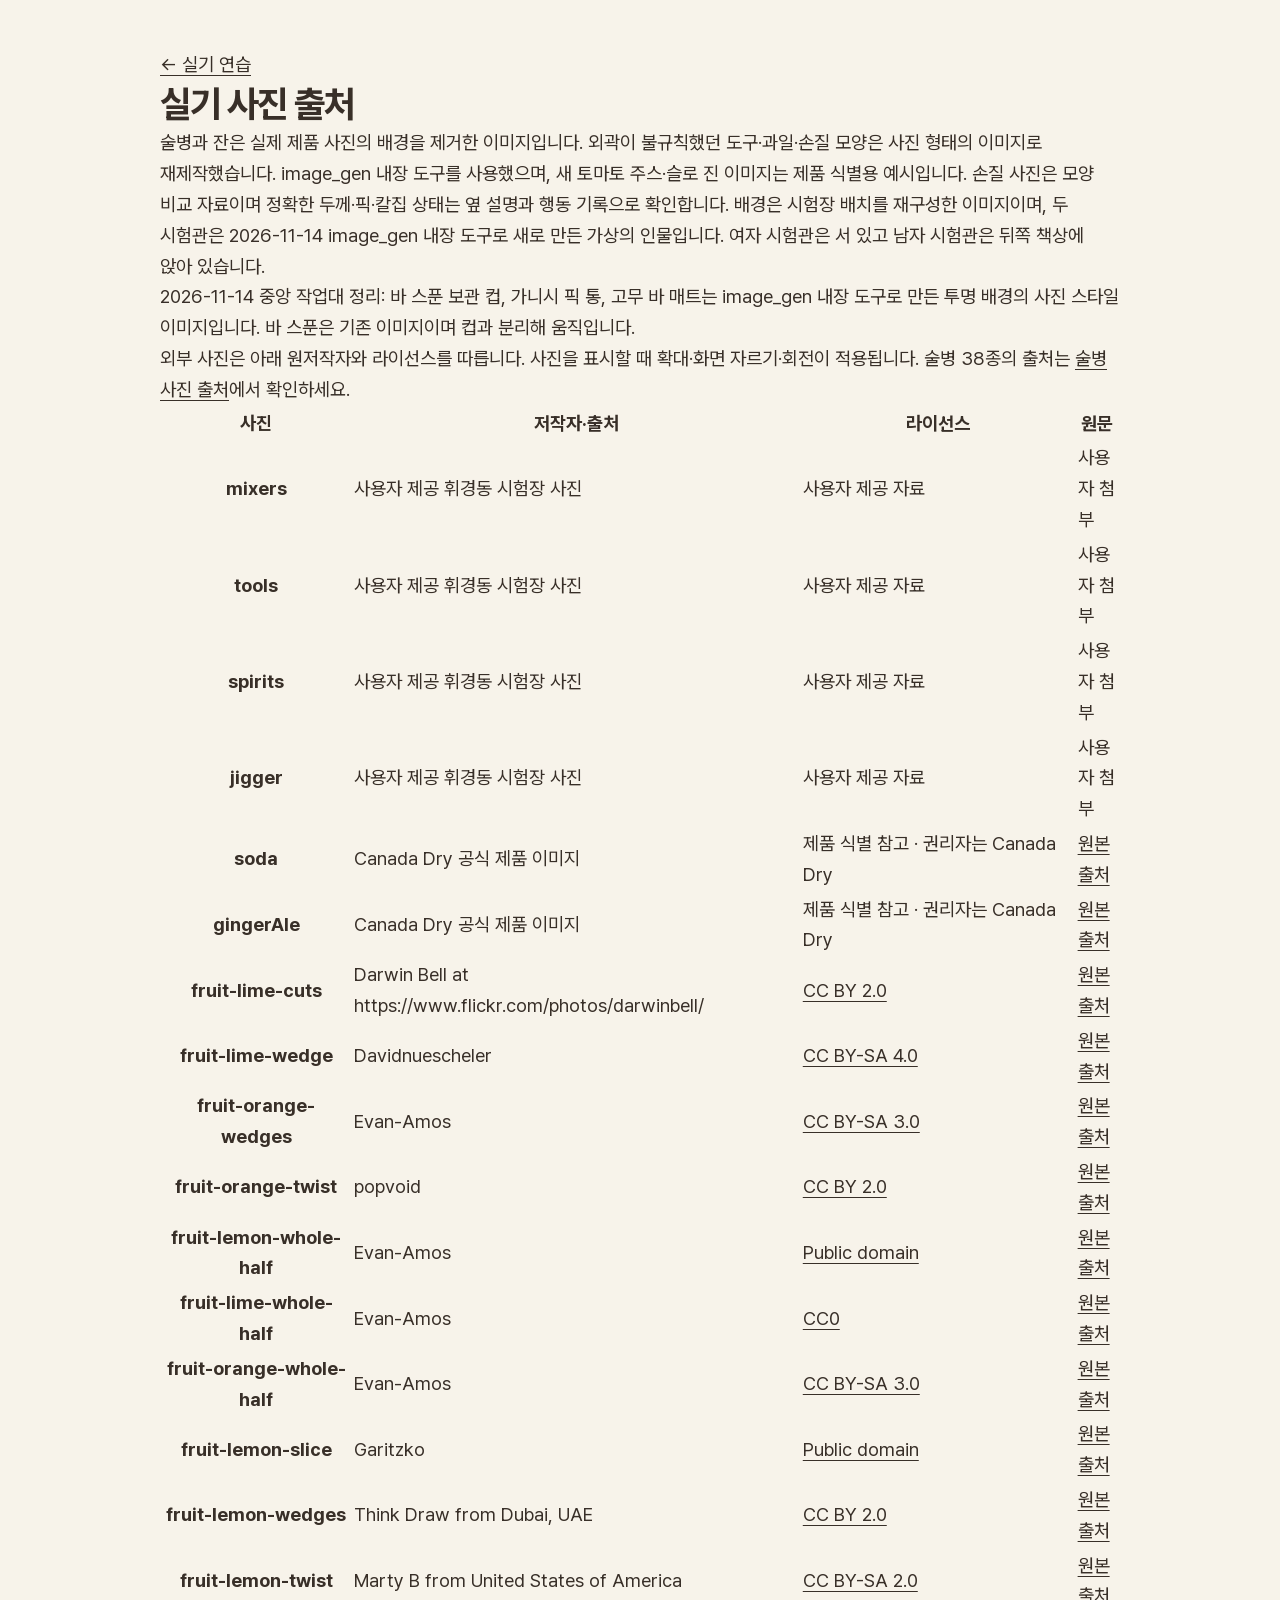
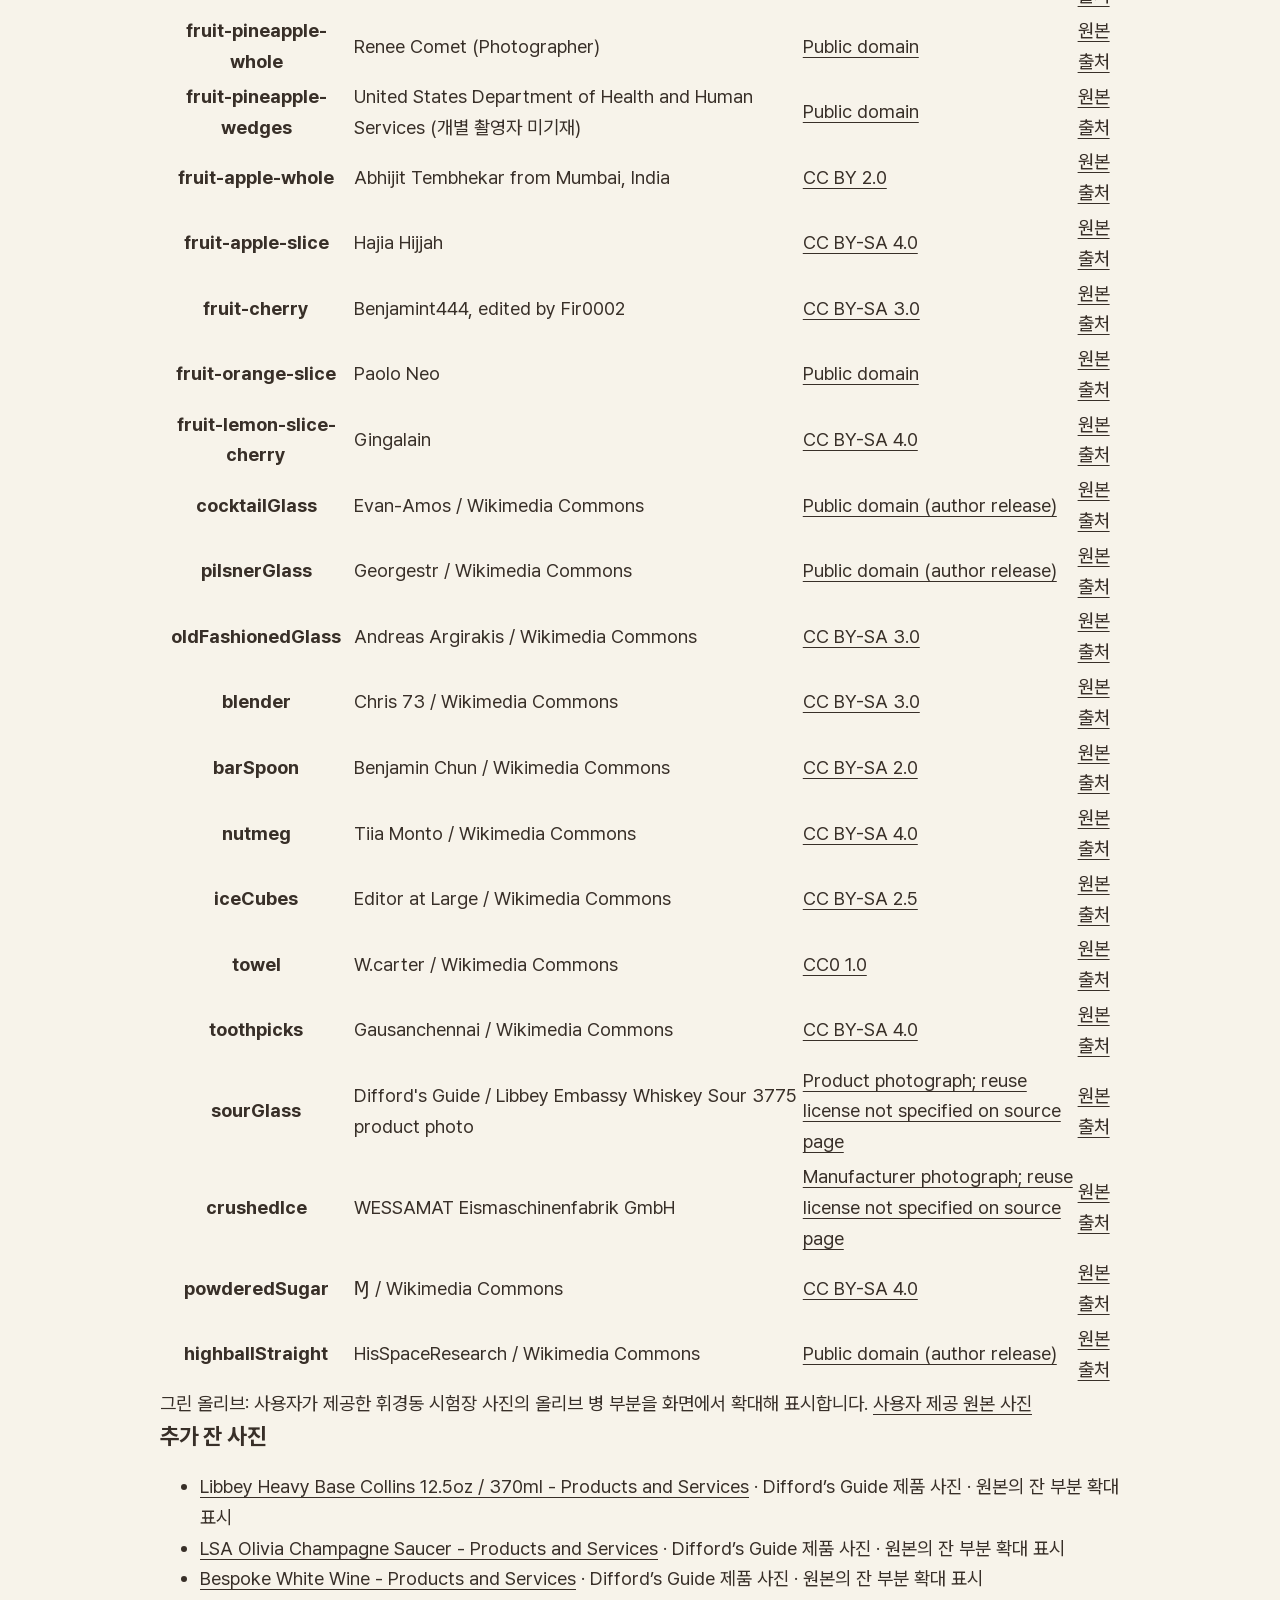
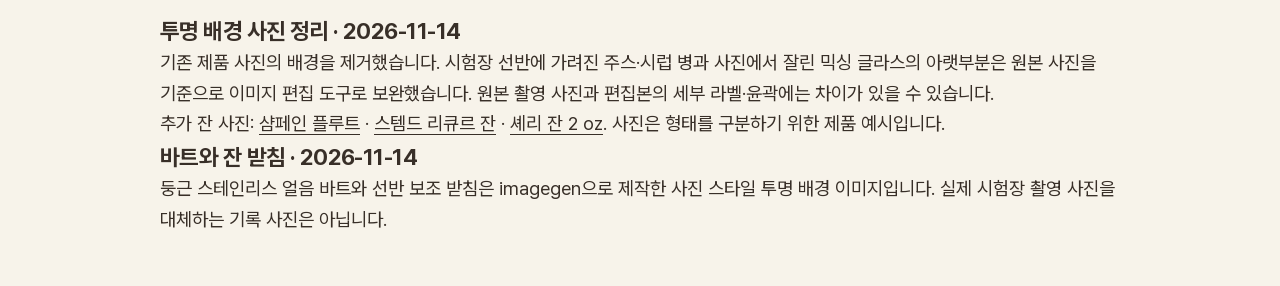
<file: bar-photo-sources.html>
<!doctype html><html lang="ko"><meta charset="utf-8"><meta name="viewport" content="width=device-width,initial-scale=1"><title>실기 사진 출처</title><link rel="stylesheet" href="styles.css"><main style="max-width:1000px;margin:30px auto;padding:20px"><a href="photo.html">← 실기 연습</a><h1>실기 사진 출처</h1><p>술병과 잔은 실제 제품 사진의 배경을 제거한 이미지입니다. 외곽이 불규칙했던 도구·과일·손질 모양은 사진 형태의 이미지로 재제작했습니다. image_gen 내장 도구를 사용했으며, 새 토마토 주스·슬로 진 이미지는 제품 식별용 예시입니다. 손질 사진은 모양 비교 자료이며 정확한 두께·픽·칼집 상태는 옆 설명과 행동 기록으로 확인합니다. 배경은 시험장 배치를 재구성한 이미지이며, 두 시험관은 2026-11-14 image_gen 내장 도구로 새로 만든 가상의 인물입니다. 여자 시험관은 서 있고 남자 시험관은 뒤쪽 책상에 앉아 있습니다.</p><p>2026-11-14 중앙 작업대 정리: 바 스푼 보관 컵, 가니시 픽 통, 고무 바 매트는 image_gen 내장 도구로 만든 투명 배경의 사진 스타일 이미지입니다. 바 스푼은 기존 이미지이며 컵과 분리해 움직입니다.</p><p>외부 사진은 아래 원저작자와 라이선스를 따릅니다. 사진을 표시할 때 확대·화면 자르기·회전이 적용됩니다. 술병 38종의 출처는 <a href="images/bottles/SOURCES.md">술병 사진 출처</a>에서 확인하세요.</p><div style="overflow:auto"><table><thead><tr><th>사진</th><th>저작자·출처</th><th>라이선스</th><th>원문</th></tr></thead><tbody><tr><th>mixers</th><td>사용자 제공 휘경동 시험장 사진</td><td>사용자 제공 자료</td><td>사용자 첨부</td></tr><tr><th>tools</th><td>사용자 제공 휘경동 시험장 사진</td><td>사용자 제공 자료</td><td>사용자 첨부</td></tr><tr><th>spirits</th><td>사용자 제공 휘경동 시험장 사진</td><td>사용자 제공 자료</td><td>사용자 첨부</td></tr><tr><th>jigger</th><td>사용자 제공 휘경동 시험장 사진</td><td>사용자 제공 자료</td><td>사용자 첨부</td></tr><tr><th>soda</th><td>Canada Dry 공식 제품 이미지</td><td>제품 식별 참고 · 권리자는 Canada Dry</td><td><a href="https://canadadry.ca/product/club-soda/" target="_blank" rel="noopener noreferrer">원본 출처</a></td></tr><tr><th>gingerAle</th><td>Canada Dry 공식 제품 이미지</td><td>제품 식별 참고 · 권리자는 Canada Dry</td><td><a href="https://canadadry.ca/product/ginger-ale/" target="_blank" rel="noopener noreferrer">원본 출처</a></td></tr><tr><th>fruit-lime-cuts</th><td>Darwin Bell at https://www.flickr.com/photos/darwinbell/</td><td><a href="https://creativecommons.org/licenses/by/2.0">CC BY 2.0</a></td><td><a href="https://commons.wikimedia.org/wiki/File:SlicedlimesNov06.jpg" target="_blank" rel="noopener noreferrer">원본 출처</a></td></tr><tr><th>fruit-lime-wedge</th><td>Davidnuescheler</td><td><a href="https://creativecommons.org/licenses/by-sa/4.0">CC BY-SA 4.0</a></td><td><a href="https://commons.wikimedia.org/wiki/File:Gin_and_tonic_cocktail_with_wedge_of_lime.jpg" target="_blank" rel="noopener noreferrer">원본 출처</a></td></tr><tr><th>fruit-orange-wedges</th><td>Evan-Amos</td><td><a href="https://creativecommons.org/licenses/by-sa/3.0">CC BY-SA 3.0</a></td><td><a href="https://commons.wikimedia.org/wiki/File:Orange-Fruit-Pieces.jpg" target="_blank" rel="noopener noreferrer">원본 출처</a></td></tr><tr><th>fruit-orange-twist</th><td>popvoid</td><td><a href="https://creativecommons.org/licenses/by/2.0">CC BY 2.0</a></td><td><a href="https://commons.wikimedia.org/wiki/File:Chrysanthemum_cocktail.jpg" target="_blank" rel="noopener noreferrer">원본 출처</a></td></tr><tr><th>fruit-lemon-whole-half</th><td>Evan-Amos</td><td><a href="https://commons.wikimedia.org/wiki/File:Lemon-Whole-Split.jpg#Licensing">Public domain</a></td><td><a href="https://commons.wikimedia.org/wiki/File:Lemon-Whole-Split.jpg" target="_blank" rel="noopener noreferrer">원본 출처</a></td></tr><tr><th>fruit-lime-whole-half</th><td>Evan-Amos</td><td><a href="http://creativecommons.org/publicdomain/zero/1.0/deed.en">CC0</a></td><td><a href="https://commons.wikimedia.org/wiki/File:Lime-Whole-Split.jpg" target="_blank" rel="noopener noreferrer">원본 출처</a></td></tr><tr><th>fruit-orange-whole-half</th><td>Evan-Amos</td><td><a href="https://creativecommons.org/licenses/by-sa/3.0">CC BY-SA 3.0</a></td><td><a href="https://commons.wikimedia.org/wiki/File:Orange-Whole-%26-Split.jpg" target="_blank" rel="noopener noreferrer">원본 출처</a></td></tr><tr><th>fruit-lemon-slice</th><td>Garitzko</td><td><a href="https://commons.wikimedia.org/wiki/File:Slice_of_Lemon.jpg#Licensing">Public domain</a></td><td><a href="https://commons.wikimedia.org/wiki/File:Slice_of_Lemon.jpg" target="_blank" rel="noopener noreferrer">원본 출처</a></td></tr><tr><th>fruit-lemon-wedges</th><td>Think Draw from Dubai, UAE</td><td><a href="https://creativecommons.org/licenses/by/2.0">CC BY 2.0</a></td><td><a href="https://commons.wikimedia.org/wiki/File:Lemon_cut.jpg" target="_blank" rel="noopener noreferrer">원본 출처</a></td></tr><tr><th>fruit-lemon-twist</th><td>Marty B from United States of America</td><td><a href="https://creativecommons.org/licenses/by-sa/2.0">CC BY-SA 2.0</a></td><td><a href="https://commons.wikimedia.org/wiki/File:Lemon_Drop_with_lemon_peel_twist.jpg" target="_blank" rel="noopener noreferrer">원본 출처</a></td></tr><tr><th>fruit-pineapple-whole</th><td>Renee Comet (Photographer)</td><td><a href="https://commons.wikimedia.org/wiki/File:Pineapple.jpg#Licensing">Public domain</a></td><td><a href="https://commons.wikimedia.org/wiki/File:Pineapple.jpg" target="_blank" rel="noopener noreferrer">원본 출처</a></td></tr><tr><th>fruit-pineapple-wedges</th><td>United States Department of Health and Human Services (개별 촬영자 미기재)</td><td><a href="https://commons.wikimedia.org/wiki/File:Ananas_comosus_slices.jpg#Licensing">Public domain</a></td><td><a href="https://commons.wikimedia.org/wiki/File:Ananas_comosus_slices.jpg" target="_blank" rel="noopener noreferrer">원본 출처</a></td></tr><tr><th>fruit-apple-whole</th><td>Abhijit Tembhekar from Mumbai, India</td><td><a href="https://creativecommons.org/licenses/by/2.0">CC BY 2.0</a></td><td><a href="https://commons.wikimedia.org/wiki/File:Red_Apple.jpg" target="_blank" rel="noopener noreferrer">원본 출처</a></td></tr><tr><th>fruit-apple-slice</th><td>Hajia Hijjah</td><td><a href="https://creativecommons.org/licenses/by-sa/4.0">CC BY-SA 4.0</a></td><td><a href="https://commons.wikimedia.org/wiki/File:Slice_apple.jpg" target="_blank" rel="noopener noreferrer">원본 출처</a></td></tr><tr><th>fruit-cherry</th><td>Benjamint444, edited by Fir0002</td><td><a href="http://creativecommons.org/licenses/by-sa/3.0/">CC BY-SA 3.0</a></td><td><a href="https://commons.wikimedia.org/wiki/File:Cherry_Stella444.jpg" target="_blank" rel="noopener noreferrer">원본 출처</a></td></tr><tr><th>fruit-orange-slice</th><td>Paolo Neo</td><td><a href="https://commons.wikimedia.org/wiki/File:Orange_sliced_on_white_background.jpg#Licensing">Public domain</a></td><td><a href="https://commons.wikimedia.org/wiki/File:Orange_sliced_on_white_background.jpg" target="_blank" rel="noopener noreferrer">원본 출처</a></td></tr><tr><th>fruit-lemon-slice-cherry</th><td>Gingalain</td><td><a href="https://creativecommons.org/licenses/by-sa/4.0">CC BY-SA 4.0</a></td><td><a href="https://commons.wikimedia.org/wiki/File:Whiskey_sour.jpg" target="_blank" rel="noopener noreferrer">원본 출처</a></td></tr><tr><th>cocktailGlass</th><td>Evan-Amos / Wikimedia Commons</td><td><a href="https://commons.wikimedia.org/wiki/File:Cocktail-glass.jpg">Public domain (author release)</a></td><td><a href="https://commons.wikimedia.org/wiki/File:Cocktail-glass.jpg" target="_blank" rel="noopener noreferrer">원본 출처</a></td></tr><tr><th>pilsnerGlass</th><td>Georgestr / Wikimedia Commons</td><td><a href="https://commons.wikimedia.org/wiki/File:PilsnerGlass.jpg">Public domain (author release)</a></td><td><a href="https://commons.wikimedia.org/wiki/File:PilsnerGlass.jpg" target="_blank" rel="noopener noreferrer">원본 출처</a></td></tr><tr><th>oldFashionedGlass</th><td>Andreas Argirakis / Wikimedia Commons</td><td><a href="https://creativecommons.org/licenses/by-sa/3.0/">CC BY-SA 3.0</a></td><td><a href="https://commons.wikimedia.org/wiki/File:Old_Fashioned_Glass.jpg" target="_blank" rel="noopener noreferrer">원본 출처</a></td></tr><tr><th>blender</th><td>Chris 73 / Wikimedia Commons</td><td><a href="https://creativecommons.org/licenses/by-sa/3.0/">CC BY-SA 3.0</a></td><td><a href="https://commons.wikimedia.org/wiki/File:ElectricBlender.jpg" target="_blank" rel="noopener noreferrer">원본 출처</a></td></tr><tr><th>barSpoon</th><td>Benjamin Chun / Wikimedia Commons</td><td><a href="https://creativecommons.org/licenses/by-sa/2.0/">CC BY-SA 2.0</a></td><td><a href="https://commons.wikimedia.org/wiki/File:Bar_spoon-01.jpg" target="_blank" rel="noopener noreferrer">원본 출처</a></td></tr><tr><th>nutmeg</th><td>Tiia Monto / Wikimedia Commons</td><td><a href="https://creativecommons.org/licenses/by-sa/4.0/">CC BY-SA 4.0</a></td><td><a href="https://commons.wikimedia.org/wiki/File:Nutmeg_spice.jpg" target="_blank" rel="noopener noreferrer">원본 출처</a></td></tr><tr><th>iceCubes</th><td>Editor at Large / Wikimedia Commons</td><td><a href="https://creativecommons.org/licenses/by-sa/2.5/">CC BY-SA 2.5</a></td><td><a href="https://commons.wikimedia.org/wiki/File:Icecubes.jpg" target="_blank" rel="noopener noreferrer">원본 출처</a></td></tr><tr><th>towel</th><td>W.carter / Wikimedia Commons</td><td><a href="https://creativecommons.org/publicdomain/zero/1.0/">CC0 1.0</a></td><td><a href="https://commons.wikimedia.org/wiki/File:White_dishcloth_on_a_stainless_steel_kitchen_sink_1.jpg" target="_blank" rel="noopener noreferrer">원본 출처</a></td></tr><tr><th>toothpicks</th><td>Gausanchennai / Wikimedia Commons</td><td><a href="https://creativecommons.org/licenses/by-sa/4.0/">CC BY-SA 4.0</a></td><td><a href="https://commons.wikimedia.org/wiki/File:Wooden_toothpicks.jpg" target="_blank" rel="noopener noreferrer">원본 출처</a></td></tr><tr><th>sourGlass</th><td>Difford&#x27;s Guide / Libbey Embassy Whiskey Sour 3775 product photo</td><td><a href="https://www.diffordsguide.com/glassware/90/libbey-embassy-whiskey-sour-45oz-133ml">Product photograph; reuse license not specified on source page</a></td><td><a href="https://www.diffordsguide.com/glassware/90/libbey-embassy-whiskey-sour-45oz-133ml" target="_blank" rel="noopener noreferrer">원본 출처</a></td></tr><tr><th>crushedIce</th><td>WESSAMAT Eismaschinenfabrik GmbH</td><td><a href="https://www.wessamat.de/en/crushed-ice-en">Manufacturer photograph; reuse license not specified on source page</a></td><td><a href="https://www.wessamat.de/en/crushed-ice-en" target="_blank" rel="noopener noreferrer">원본 출처</a></td></tr><tr><th>powderedSugar</th><td>Ɱ / Wikimedia Commons</td><td><a href="https://creativecommons.org/licenses/by-sa/4.0/">CC BY-SA 4.0</a></td><td><a href="https://commons.wikimedia.org/wiki/File:PowderedSugar.png" target="_blank" rel="noopener noreferrer">원본 출처</a></td></tr><tr><th>highballStraight</th><td>HisSpaceResearch / Wikimedia Commons</td><td><a href="https://commons.wikimedia.org/wiki/File:Highballglass.JPG">Public domain (author release)</a></td><td><a href="https://commons.wikimedia.org/wiki/File:Highballglass.JPG" target="_blank" rel="noopener noreferrer">원본 출처</a></td></tr></tbody></table></div><p>그린 올리브: 사용자가 제공한 휘경동 시험장 사진의 올리브 병 부분을 화면에서 확대해 표시합니다. <a href="images/station/spirits.png">사용자 제공 원본 사진</a></p><section><h2>추가 잔 사진</h2><ul><li><a href="https://www.diffordsguide.com/glassware/85/libbey-heavy-base-collins-125oz-370ml">Libbey Heavy Base Collins 12.5oz / 370ml - Products and Services</a> · Difford’s Guide 제품 사진 · 원본의 잔 부분 확대 표시</li><li><a href="https://www.diffordsguide.com/glassware/211/lsa-olivia-champagne-saucer">LSA Olivia Champagne Saucer - Products and Services</a> · Difford’s Guide 제품 사진 · 원본의 잔 부분 확대 표시</li><li><a href="https://www.diffordsguide.com/glassware/419/bespoke-white-wine">Bespoke White Wine - Products and Services</a> · Difford’s Guide 제품 사진 · 원본의 잔 부분 확대 표시</li></ul></section><section><h2>투명 배경 사진 정리 · 2026-11-14</h2><p>기존 제품 사진의 배경을 제거했습니다. 시험장 선반에 가려진 주스·시럽 병과 사진에서 잘린 믹싱 글라스의 아랫부분은 원본 사진을 기준으로 이미지 편집 도구로 보완했습니다. 원본 촬영 사진과 편집본의 세부 라벨·윤곽에는 차이가 있을 수 있습니다.</p><p>추가 잔 사진: <a href="https://www.diffordsguide.com/glassware/82/spksy-champagne-flute-575oz-18cl">샴페인 플루트</a> · <a href="https://www.bigerics.com/products/glass-2oz-3826-libbey-catalina-cordial-3-dz-cs">스템드 리큐르 잔</a> · <a href="https://horeca.diskn.com/glassware/8089.jpg">셰리 잔 2 oz</a>. 사진은 형태를 구분하기 위한 제품 예시입니다.</p></section><section><h2>바트와 잔 받침 · 2026-11-14</h2><p>둥근 스테인리스 얼음 바트와 선반 보조 받침은 imagegen으로 제작한 사진 스타일 투명 배경 이미지입니다. 실제 시험장 촬영 사진을 대체하는 기록 사진은 아닙니다.</p></section></main></html>
</file>
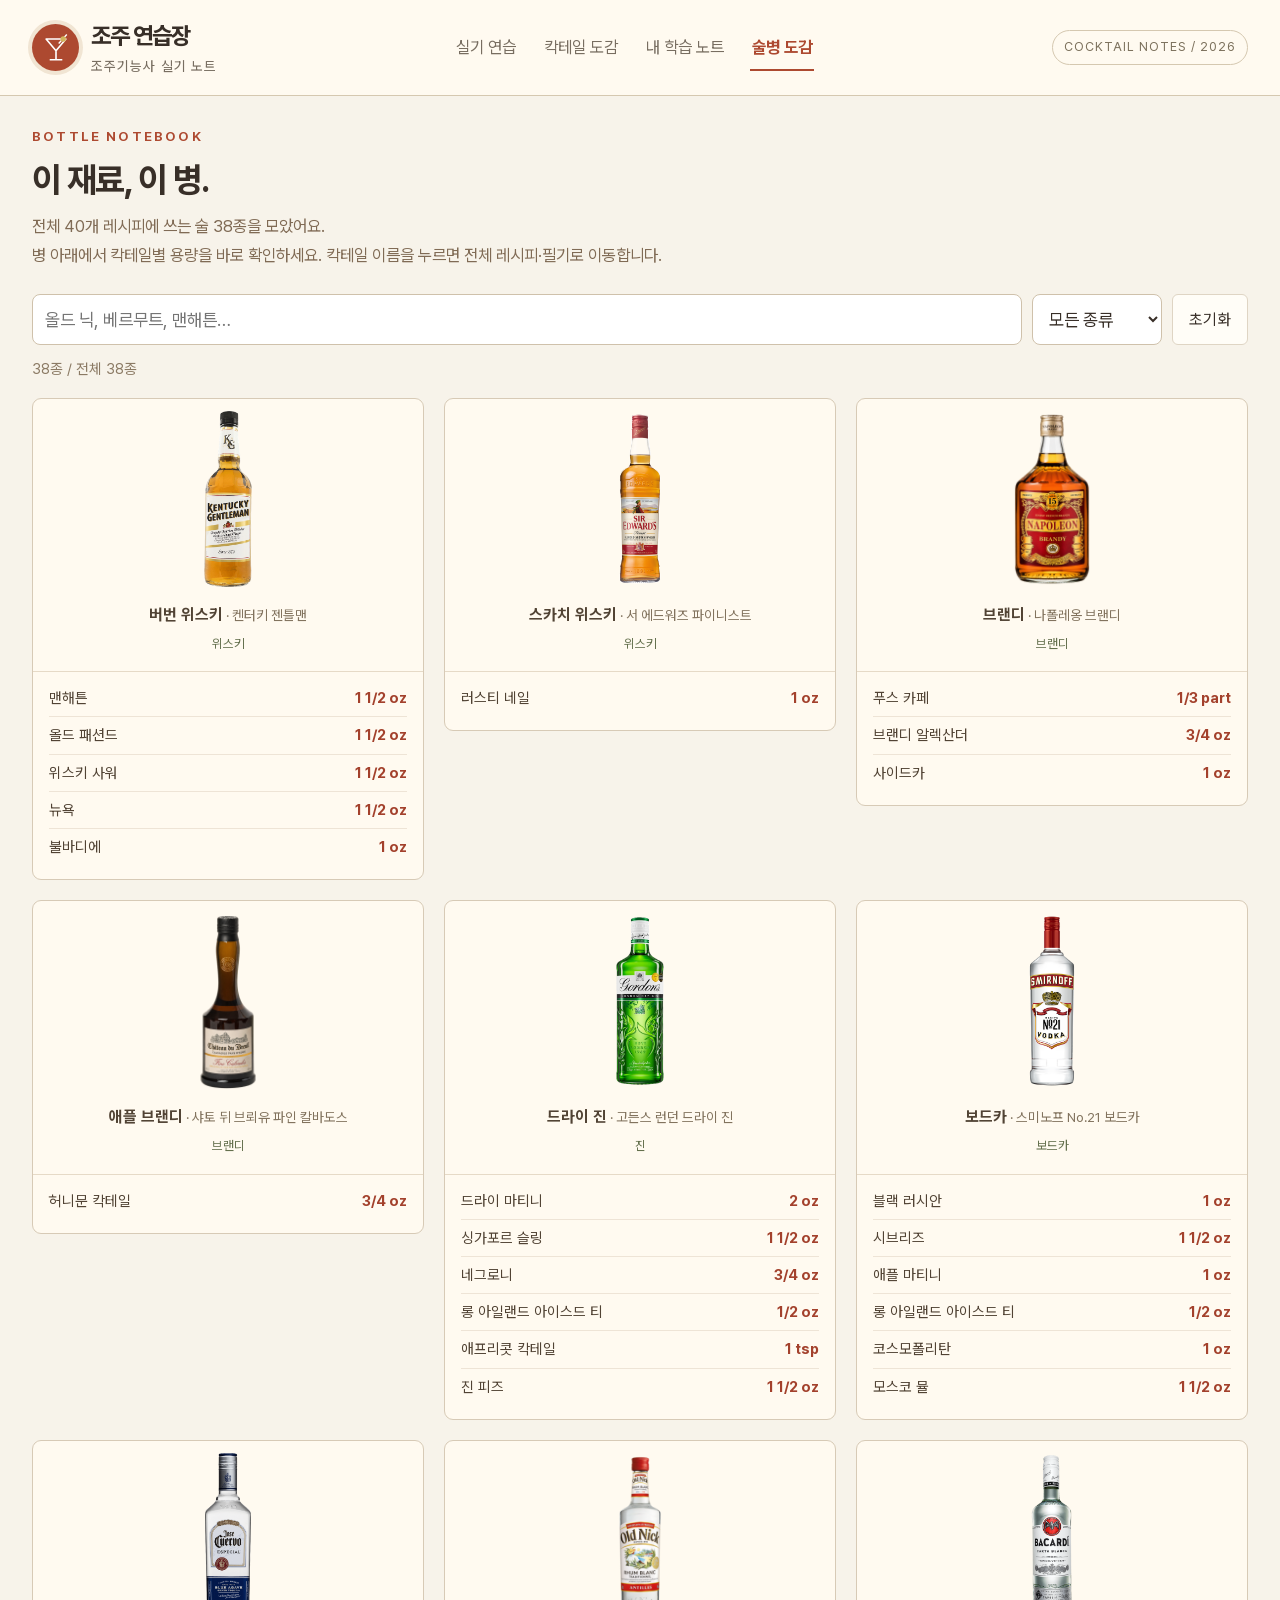
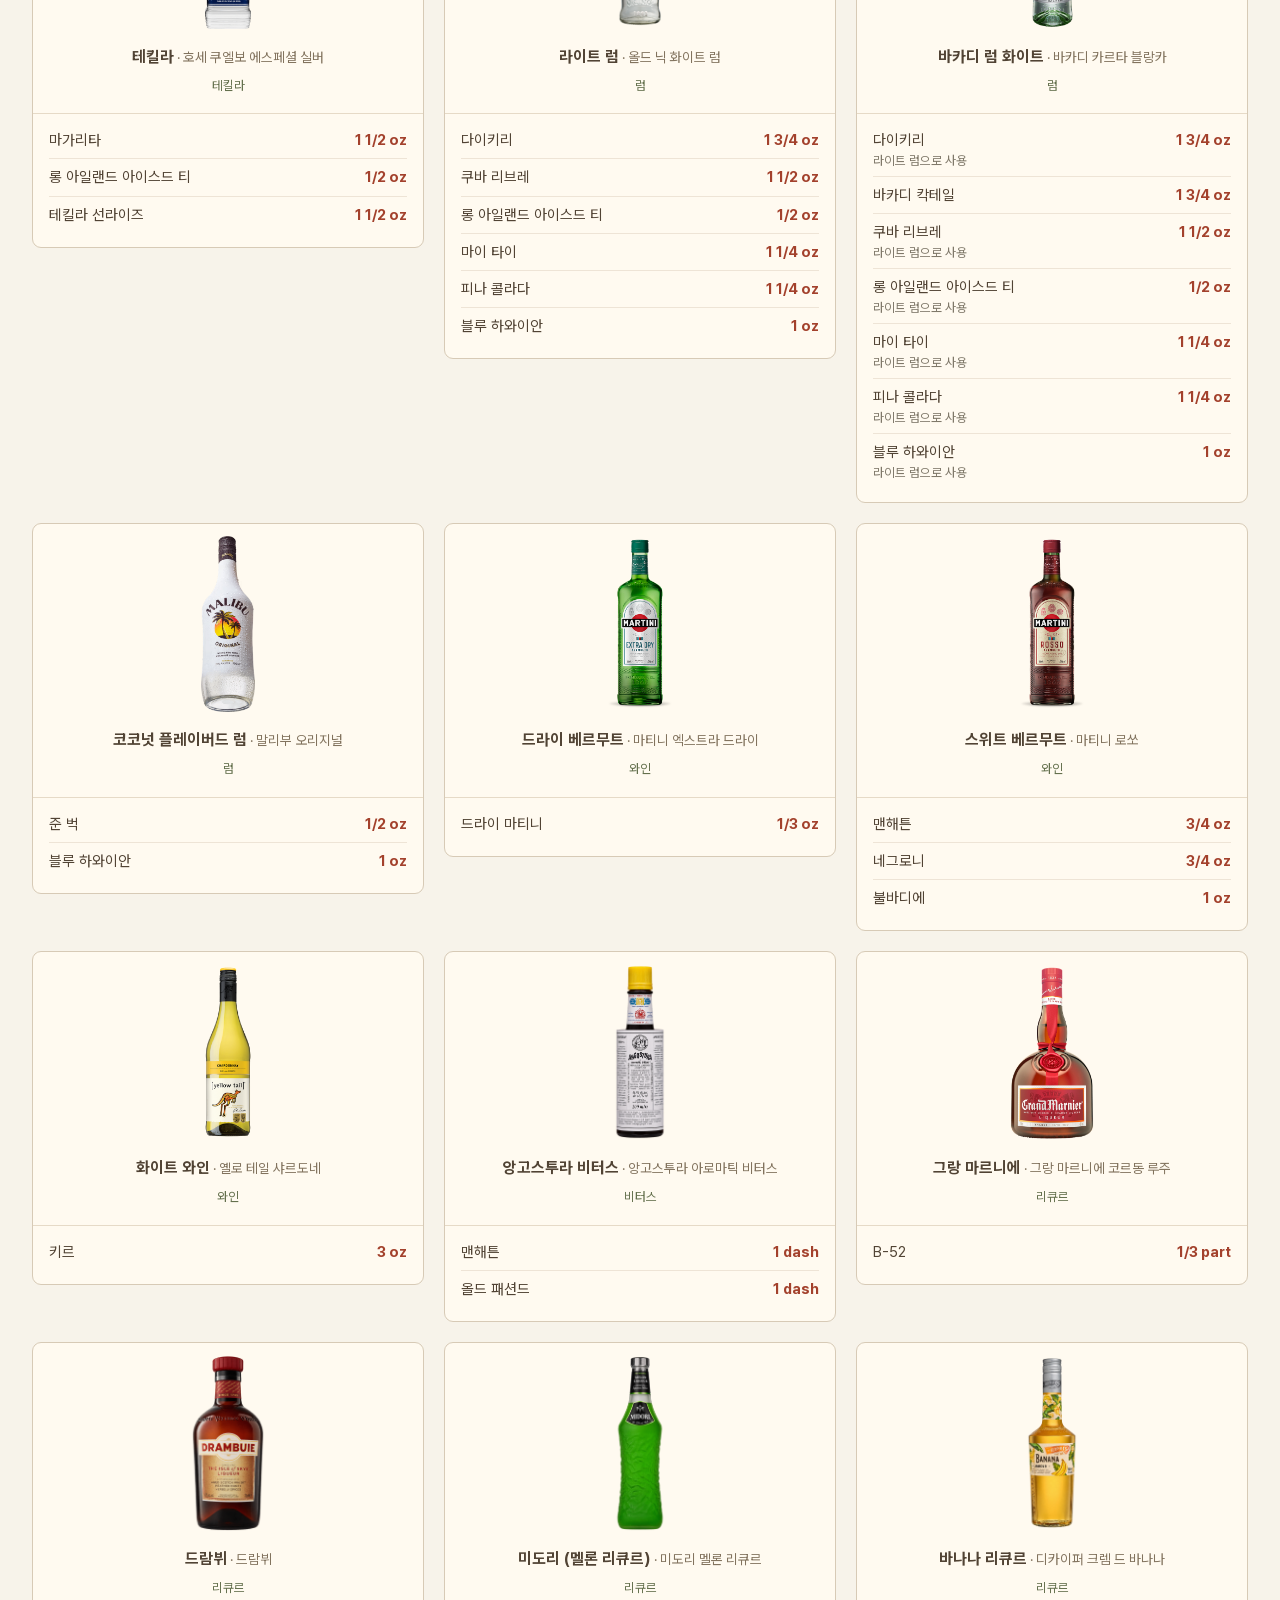
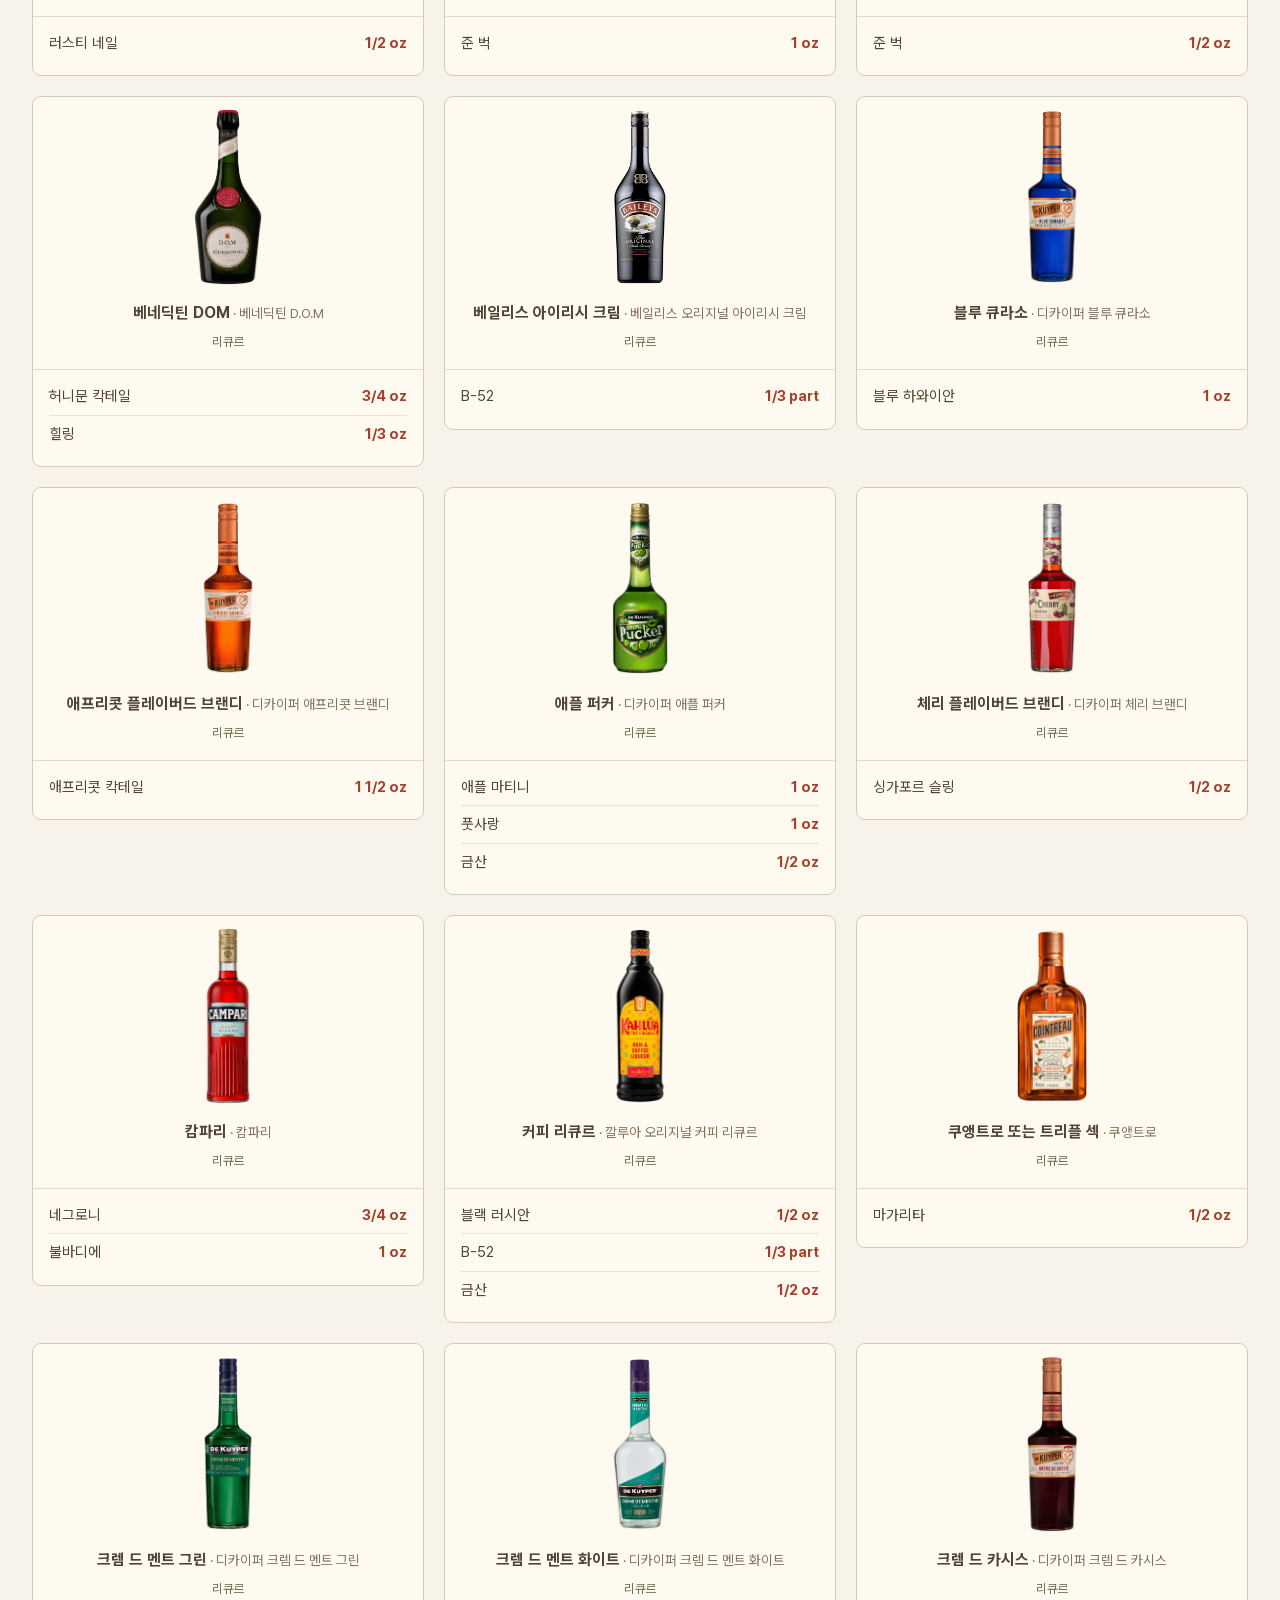
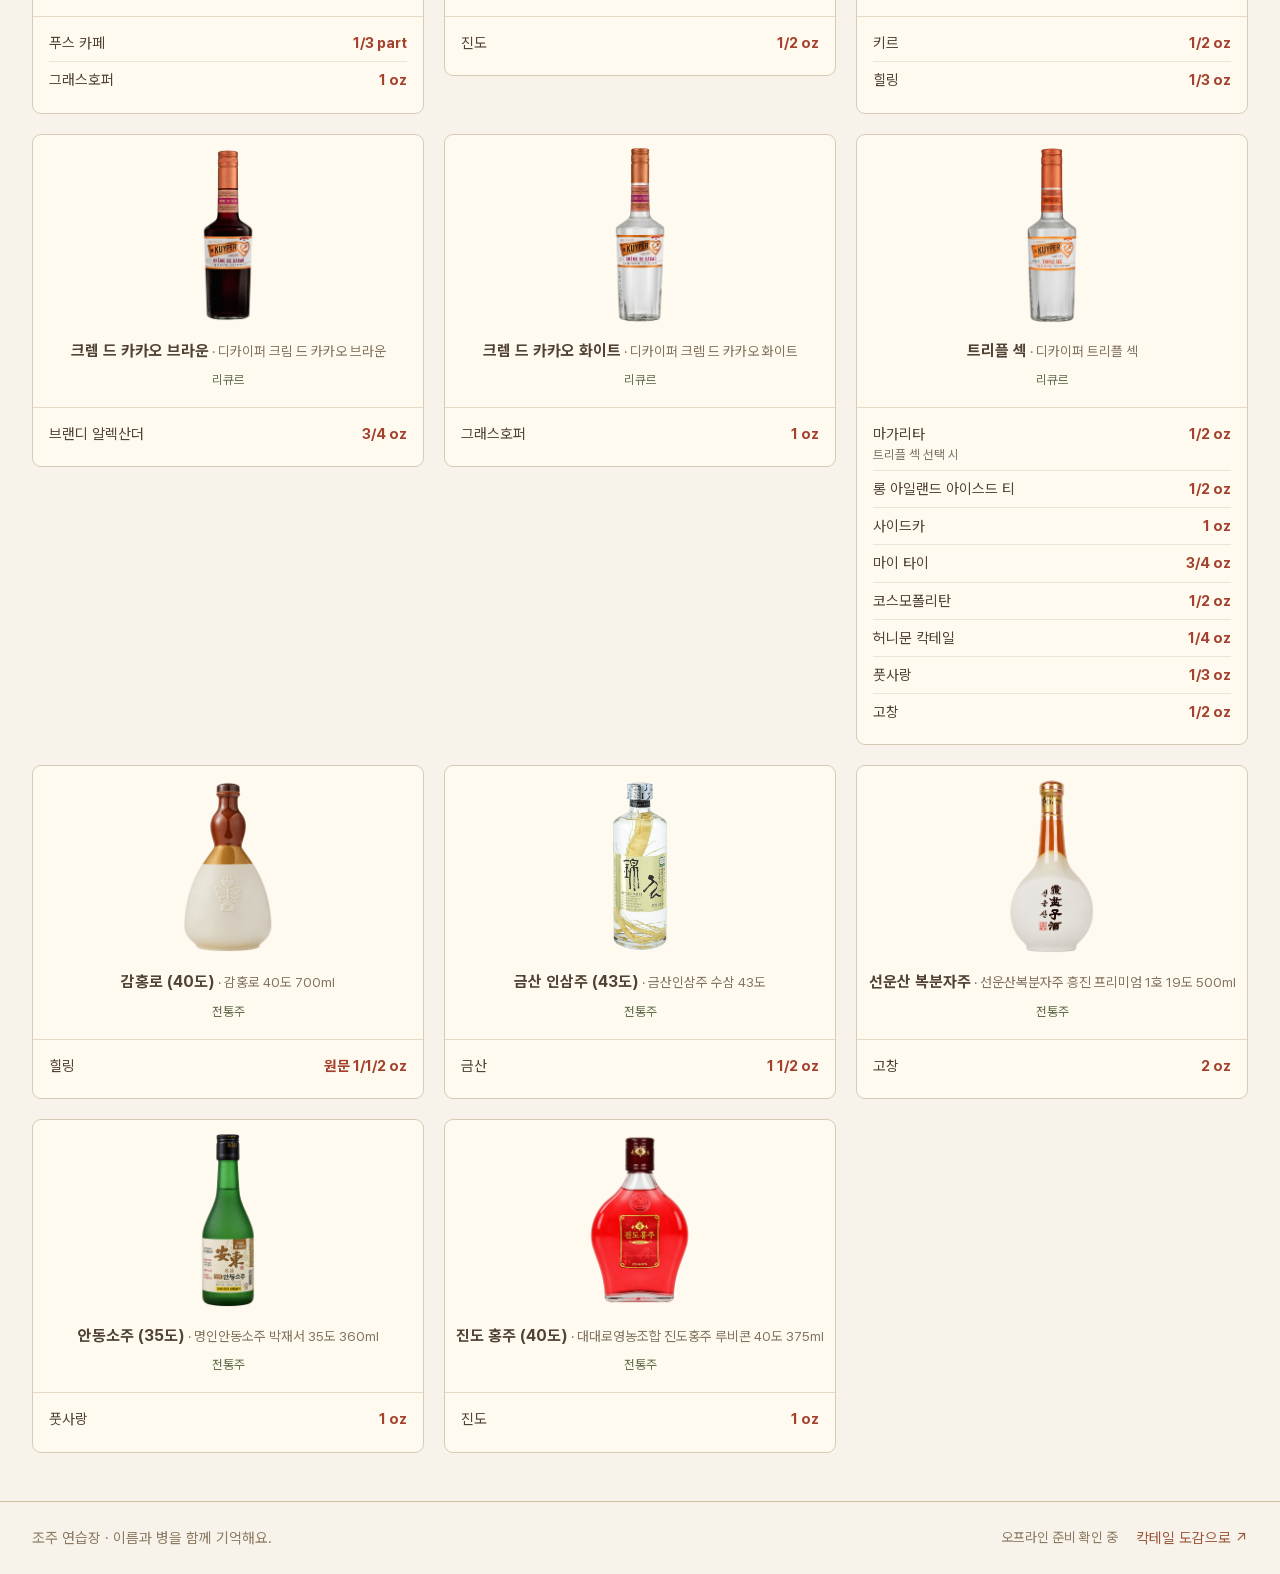
<file: bottles.html>
<!doctype html>
<html lang="ko">
<head>
 <meta charset="utf-8"><meta name="viewport" content="width=device-width,initial-scale=1">
 <meta name="theme-color" content="#ad4930"><title>술병 도감 · 조주 연습장</title>
 <link rel="icon" href="icon.svg" type="image/svg+xml"><link rel="manifest" href="manifest.webmanifest">
 <link rel="stylesheet" href="styles.css"><link rel="stylesheet" href="bottles.css">
 <script defer src="data.js"></script><script defer src="bottle-data.js"></script><script defer src="image-art-part-01.js"></script><script defer src="image-art-part-02.js"></script><script defer src="image-art-part-03.js"></script><script defer src="image-art-part-04.js"></script><script defer src="image-art-part-05.js"></script><script defer src="image-art-part-06.js"></script><script defer src="art.js"></script><script defer src="bottles.js"></script><script defer src="offline.js"></script>
</head>
<body>
 <a class="skip" href="#main">본문으로 이동</a>
 <header class="header"><div class="header-inner"><a class="brand" href="photo.html"><span class="seal" id="brand-mark"></span><span>조주 연습장<small>조주기능사 실기 노트</small></span></a><nav aria-label="주 메뉴"><a href="photo.html" data-nav="practice">실기 연습</a><a href="memory.html" data-nav="catalog">칵테일 도감</a><a href="index.html#notes" data-nav="notes">내 학습 노트</a><a href="bottles.html" data-nav="bottles" class="active" aria-current="page">술병 도감</a></nav><span class="edition">COCKTAIL NOTES / 2026</span></div></header>
 <main id="main" tabindex="-1">
  <div class="bottle-gallery-intro"><div class="eyebrow">BOTTLE NOTEBOOK</div><h1>이 재료, 이 병.</h1><p>전체 40개 레시피에 쓰는 술 38종을 모았어요.<br>병 아래에서 칵테일별 용량을 바로 확인하세요. 칵테일 이름을 누르면 전체 레시피·필기로 이동합니다.</p></div>
  <div class="bottle-toolbar"><label class="sr-only" for="bottle-search">술병·재료·칵테일 검색</label><input id="bottle-search" type="search" placeholder="올드 닉, 베르무트, 맨해튼…"><label class="sr-only" for="bottle-category">술 종류</label><select id="bottle-category"></select><button id="bottle-reset" type="button">초기화</button></div>
  <p class="bottle-count" id="bottle-count" role="status"></p><div class="bottle-gallery" id="bottle-gallery"></div>
  
 </main>
 <footer><span>조주 연습장 · 이름과 병을 함께 기억해요.</span><div class="footer-links"><span id="offline-status">오프라인 준비 확인 중</span><a href="memory.html">칵테일 도감으로 ↗</a></div></footer>
 <noscript><p class="notice">술병 도감을 보려면 JavaScript를 허용해 주세요.</p></noscript>
</body></html>
</file>
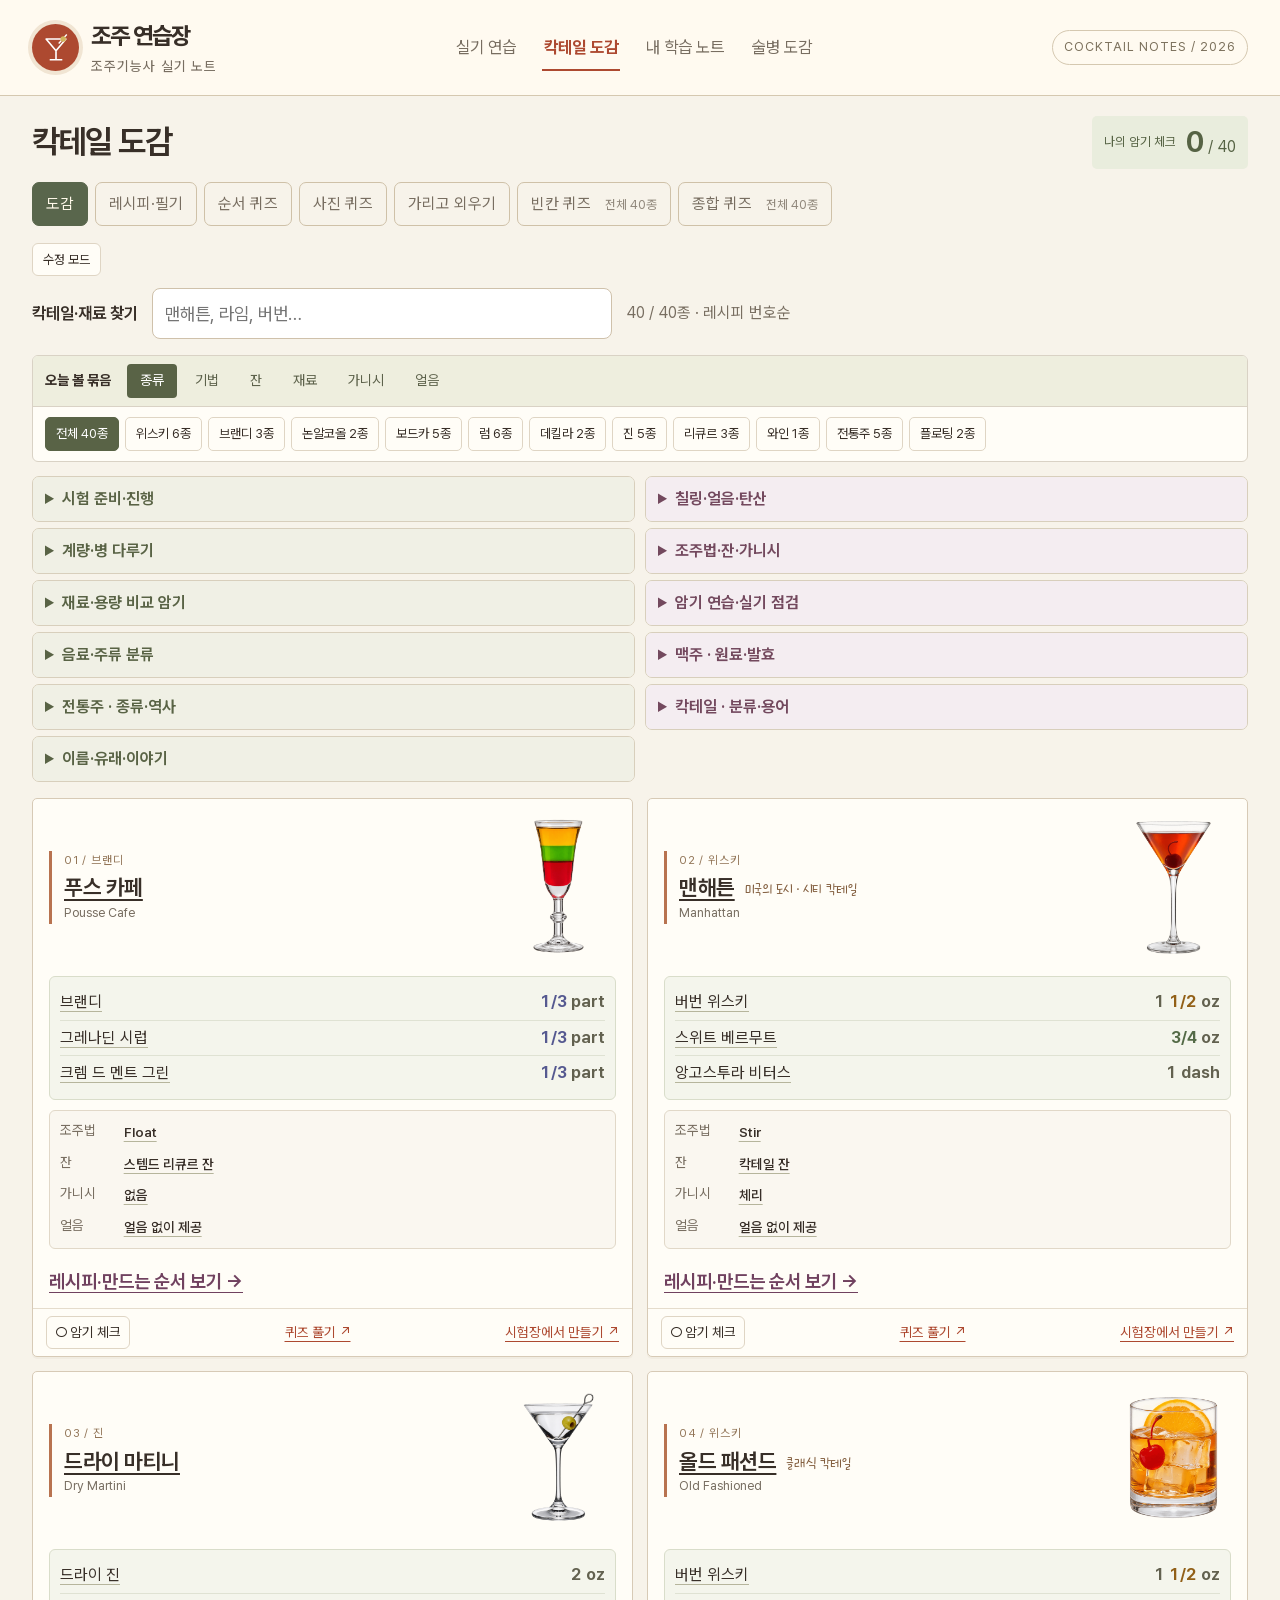
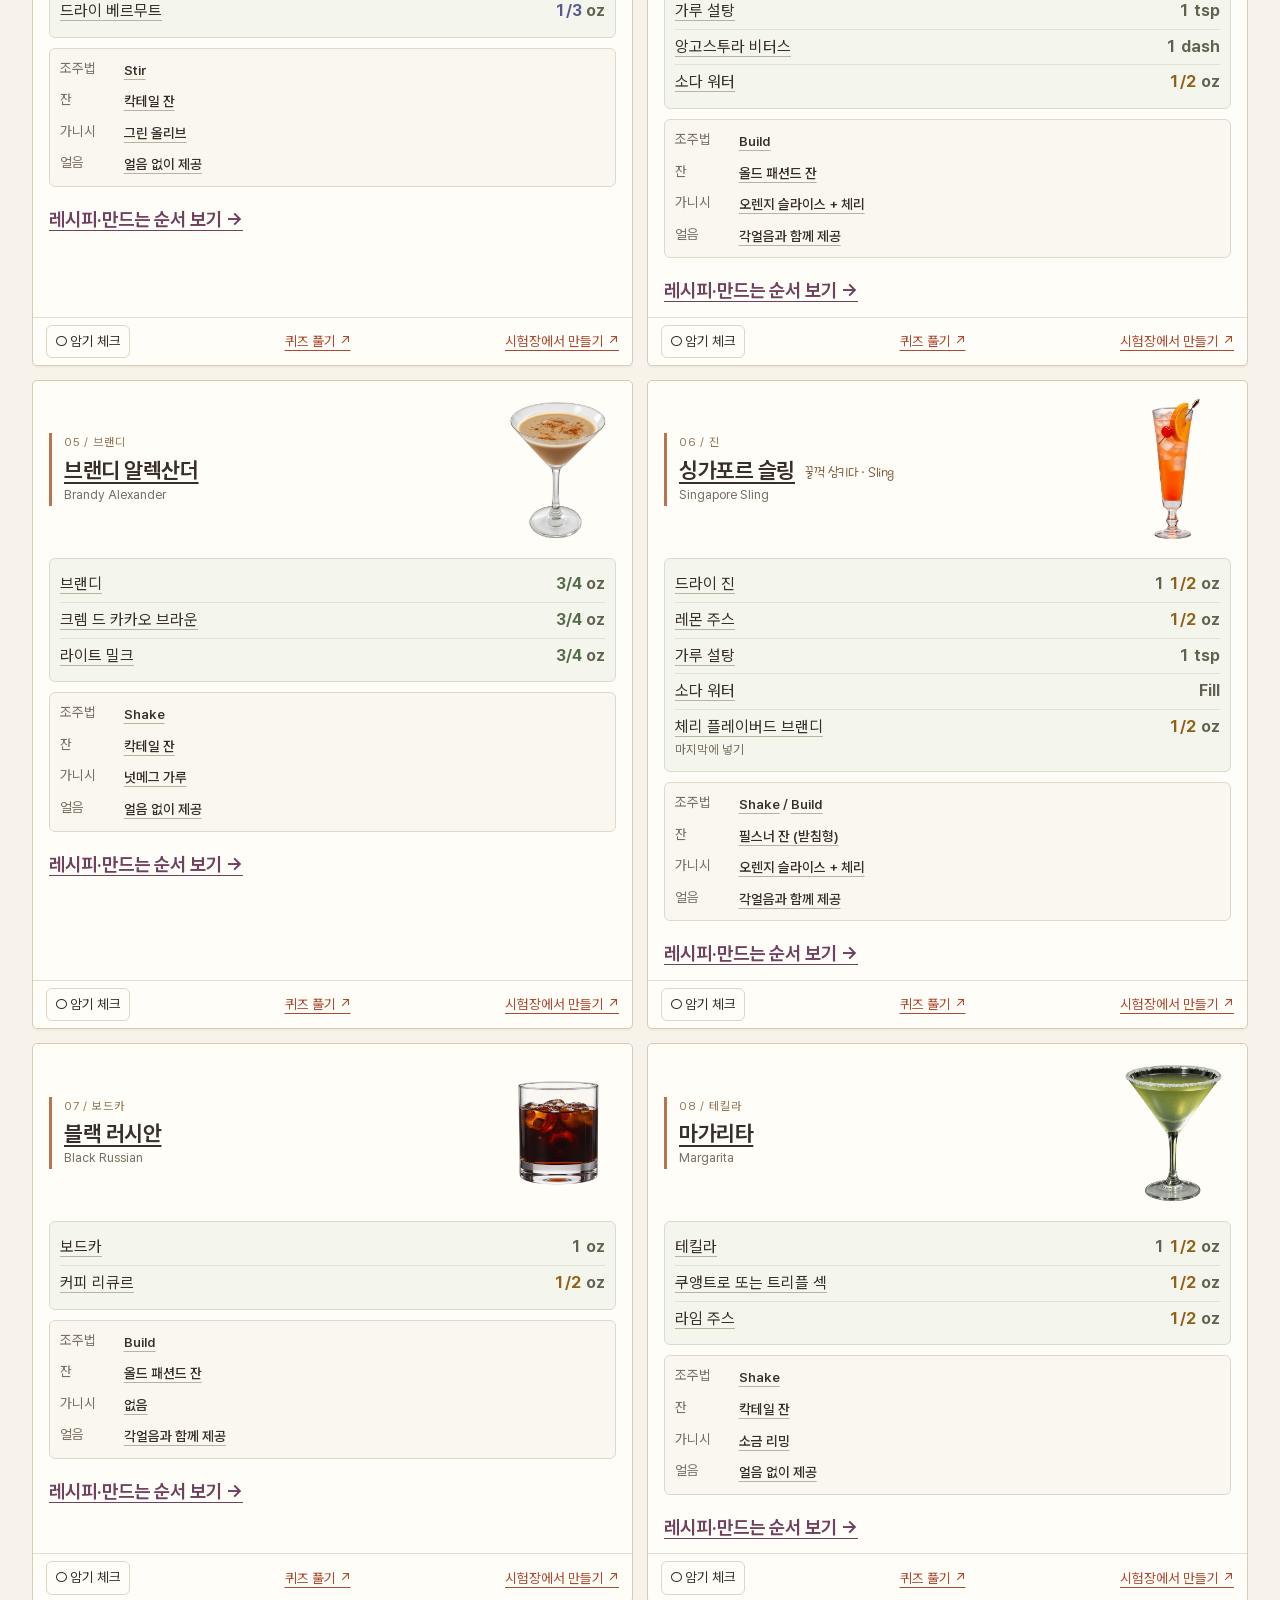
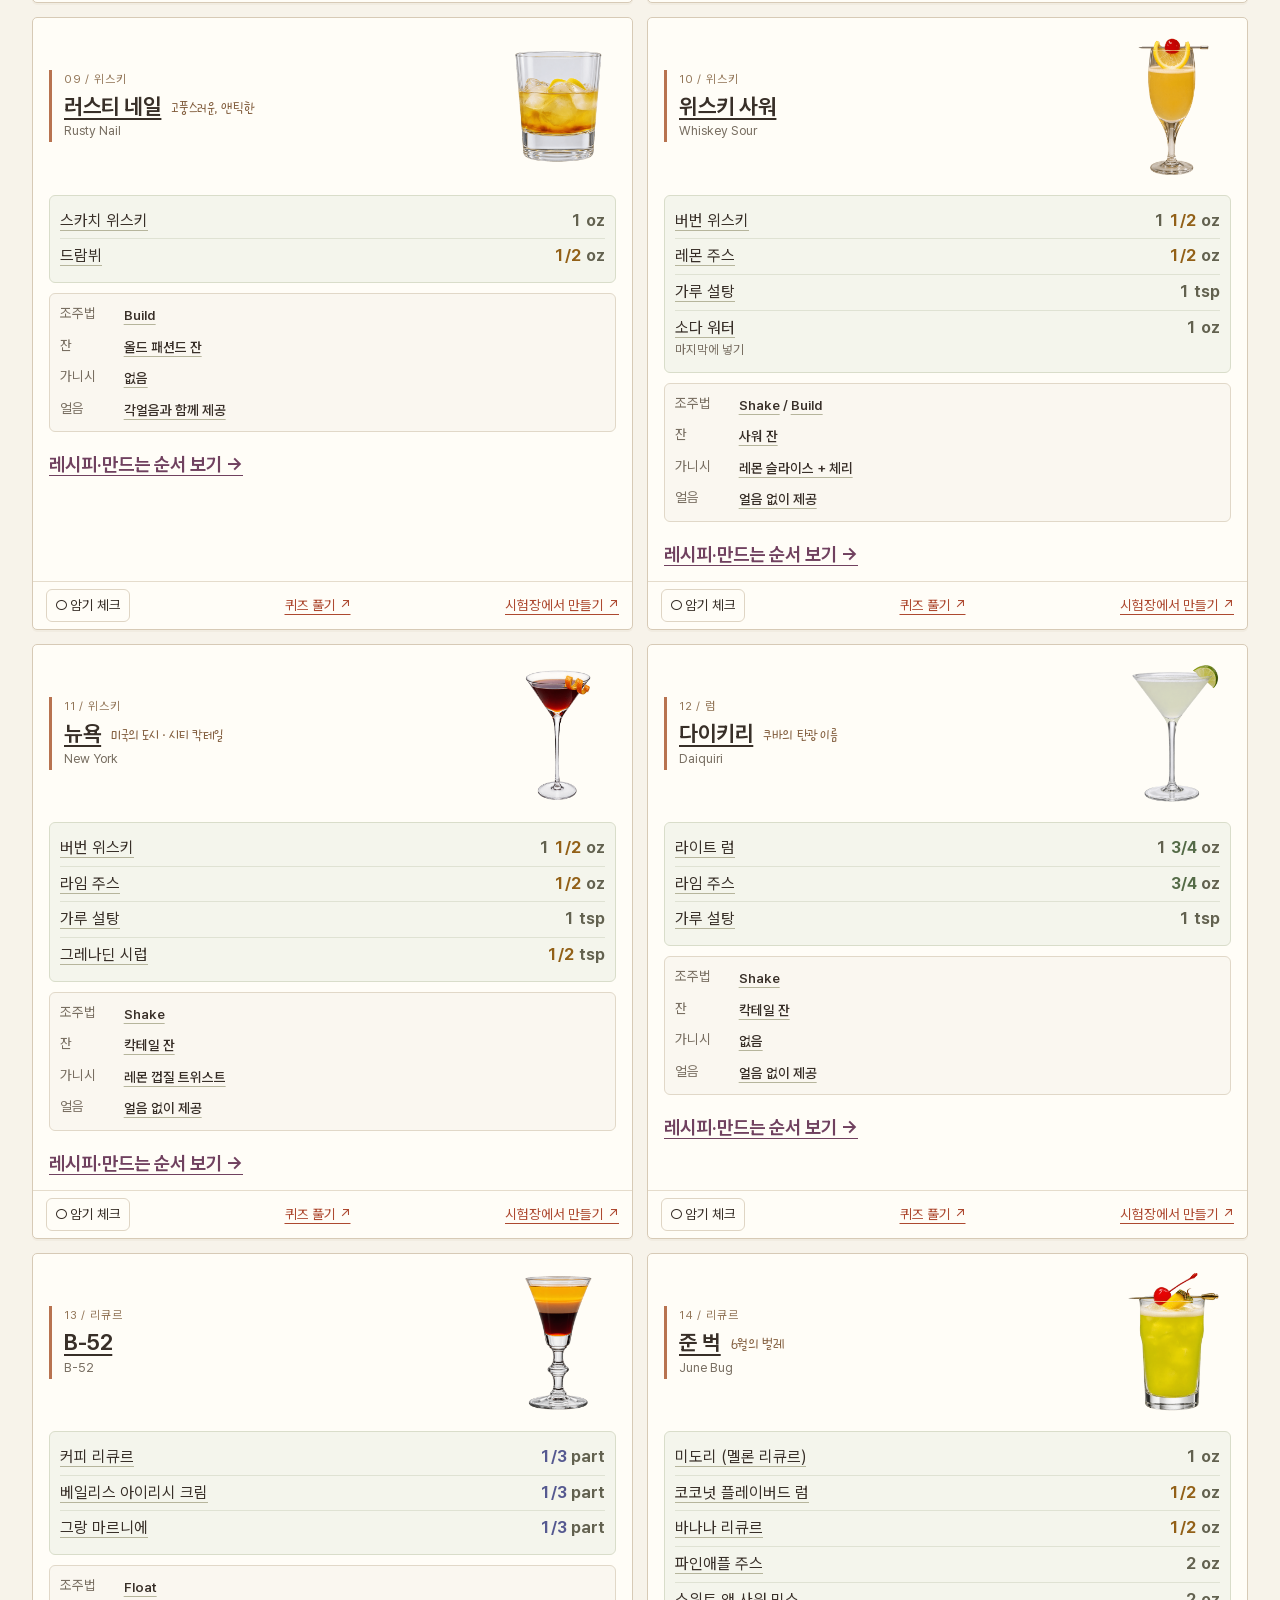
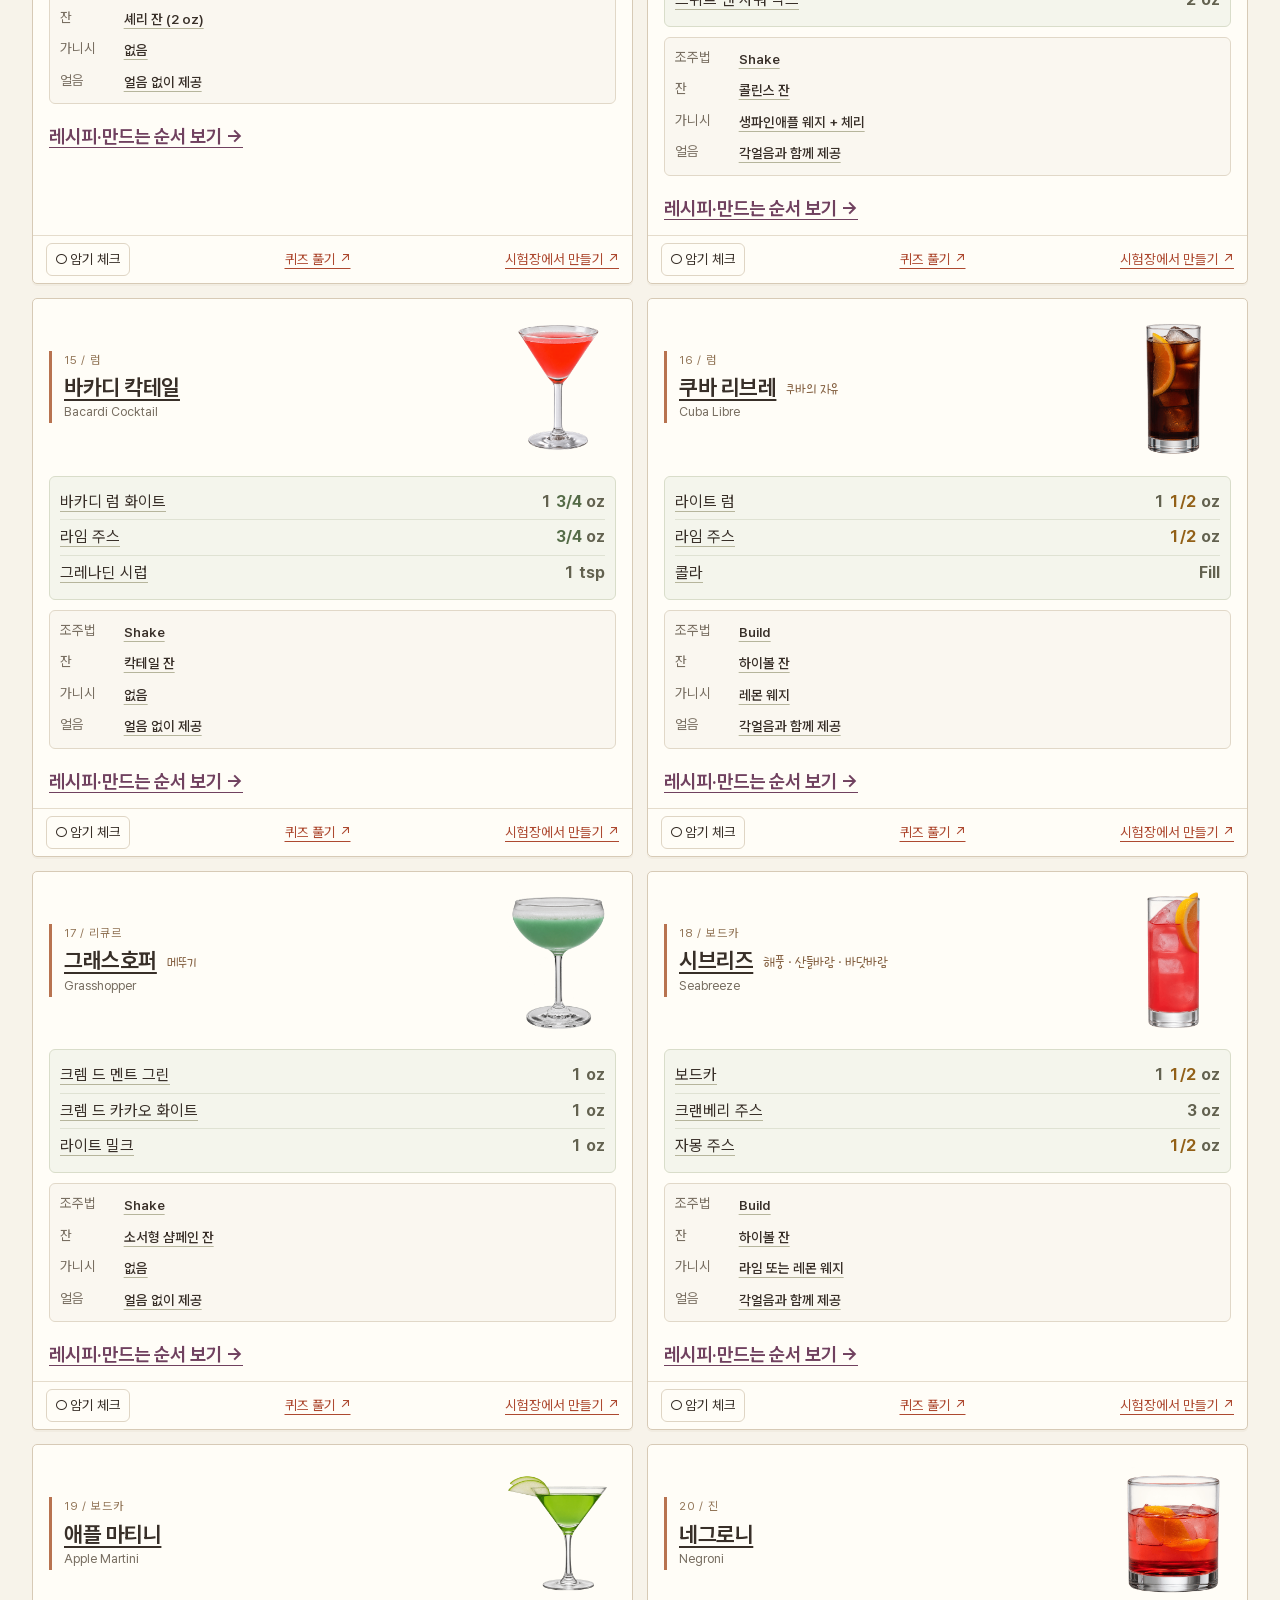
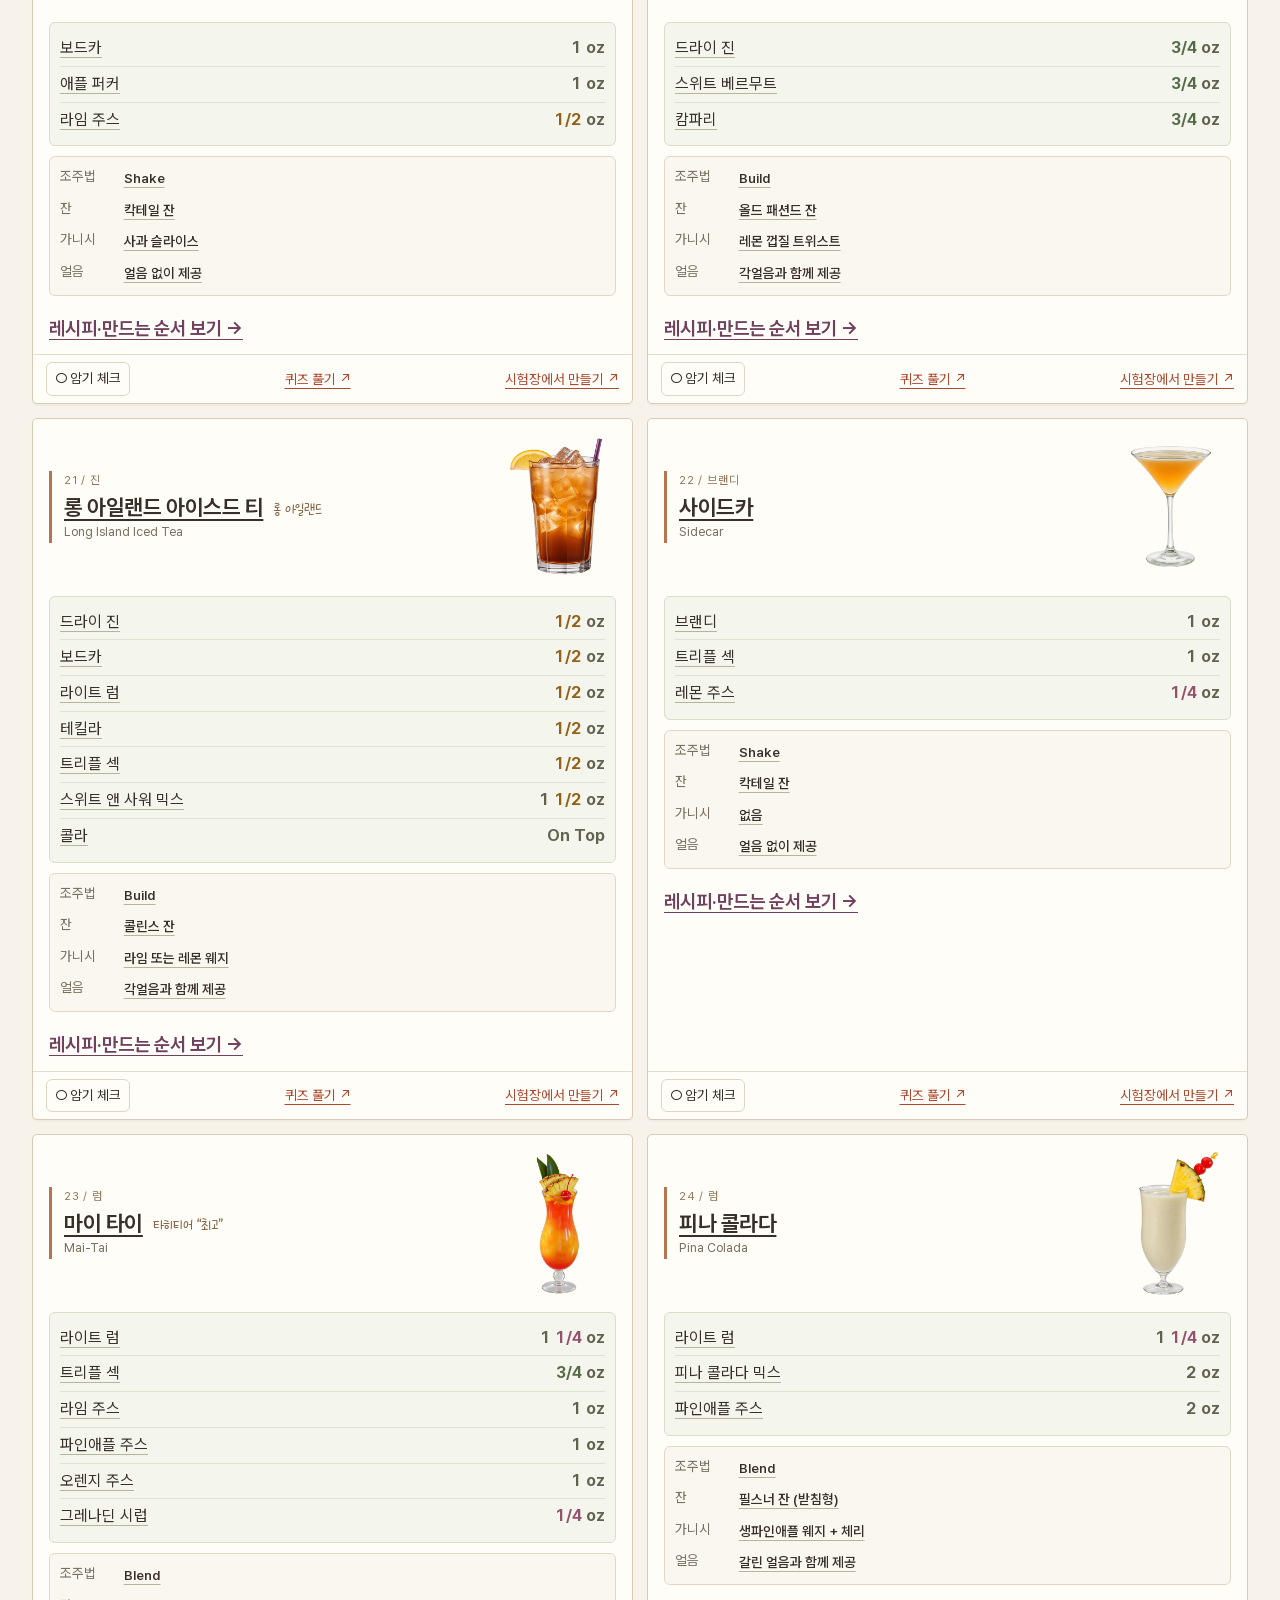
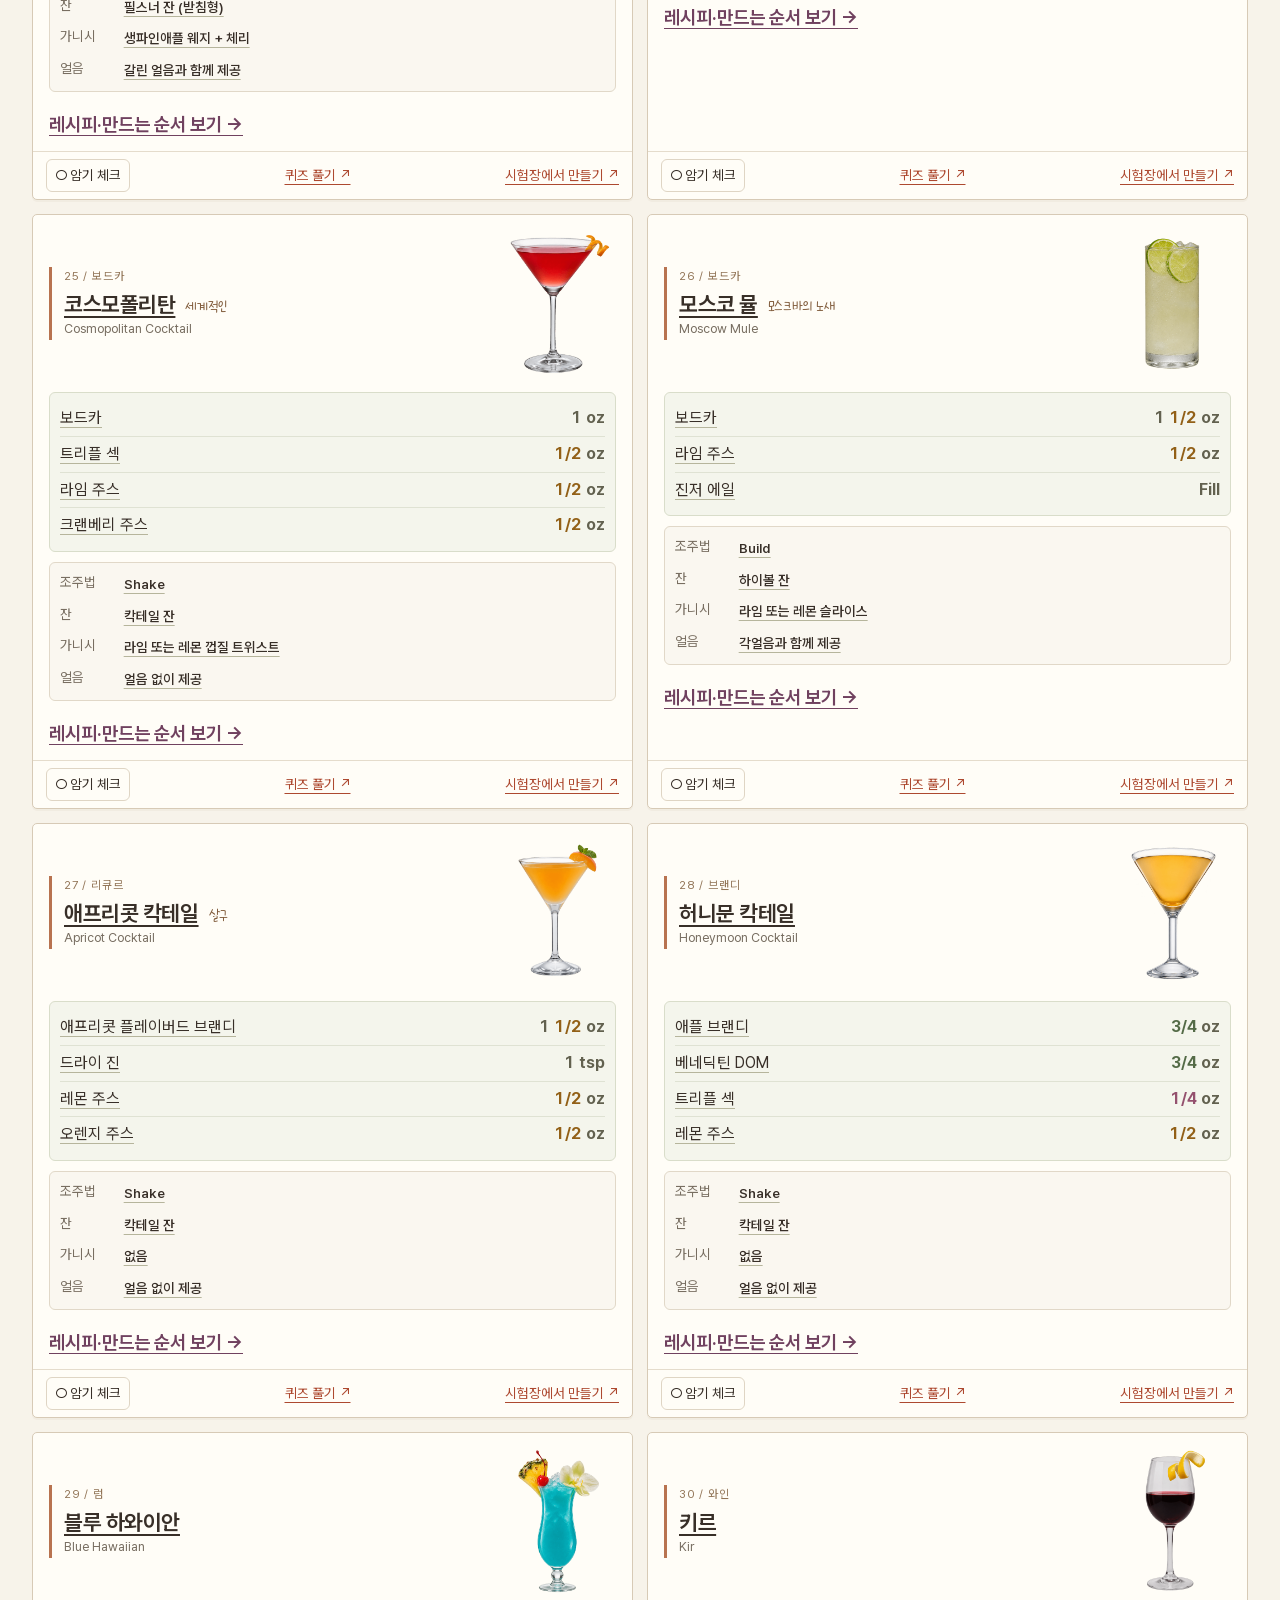
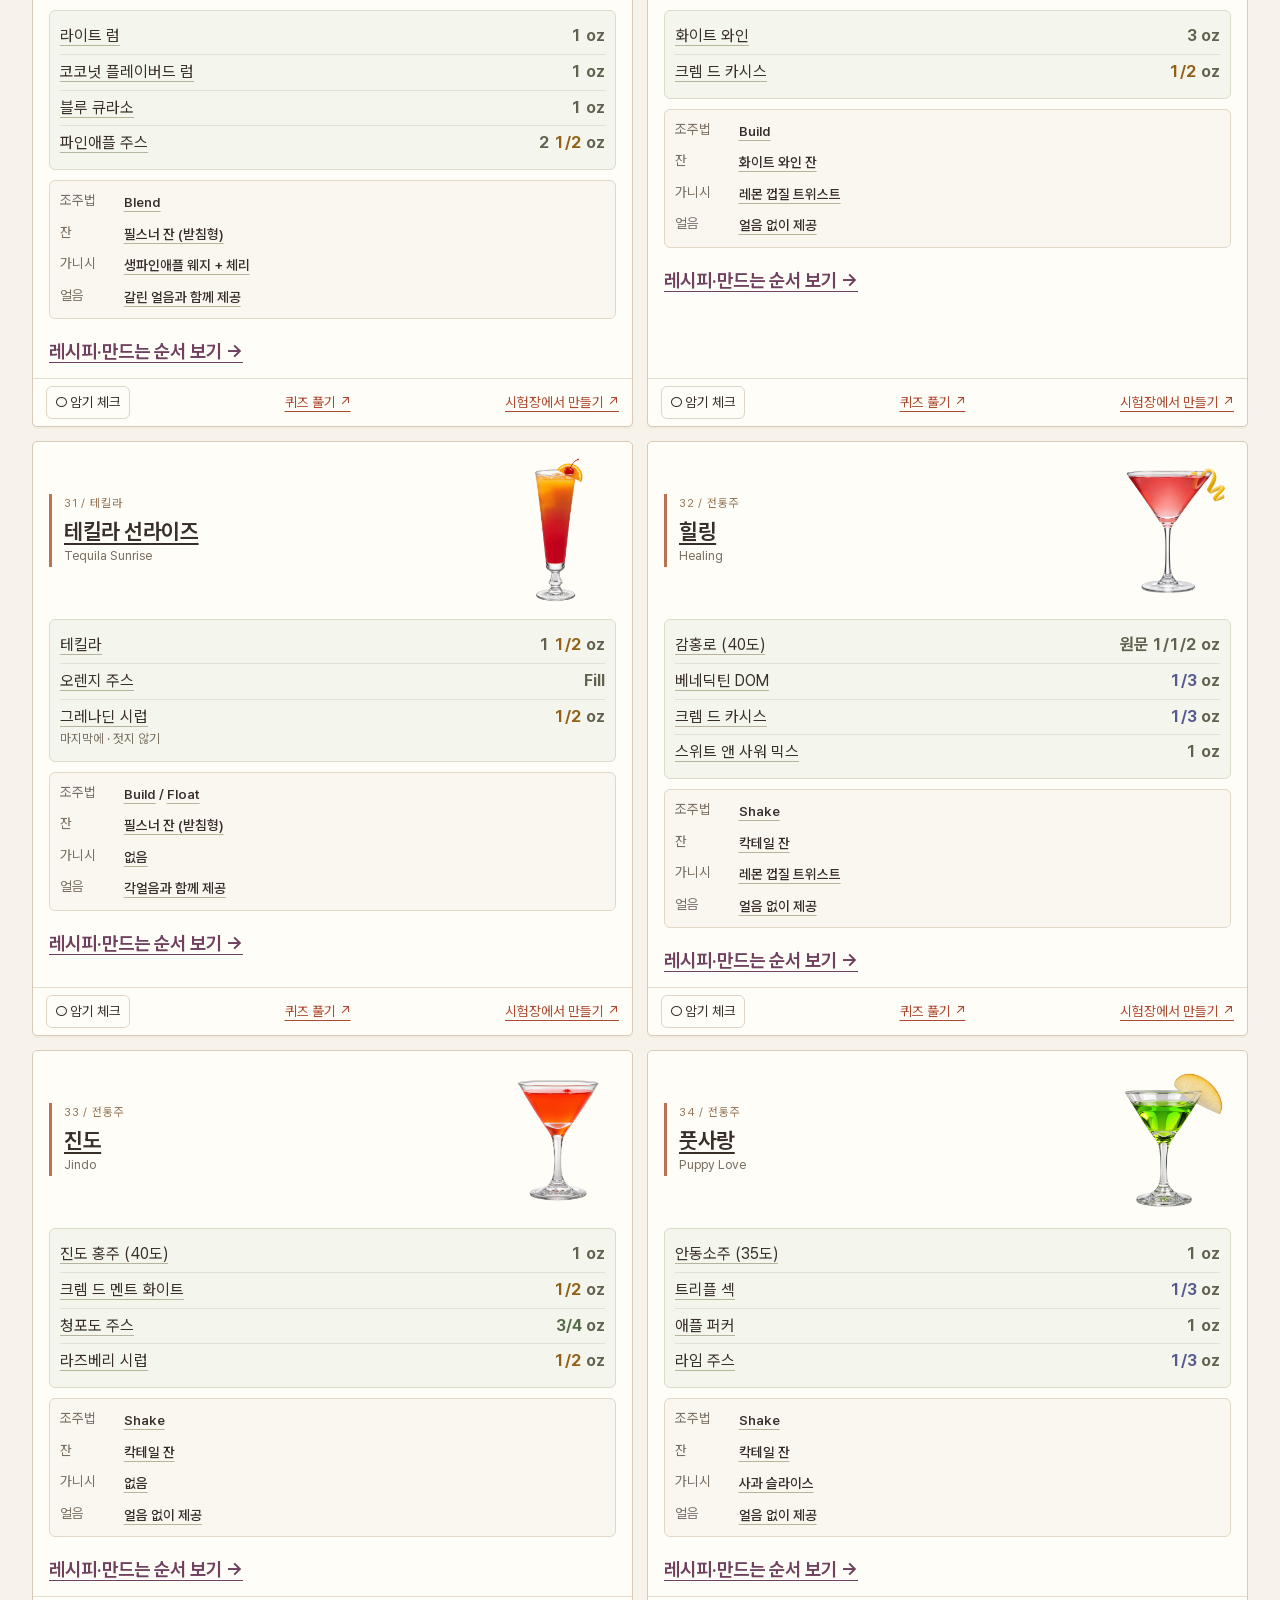
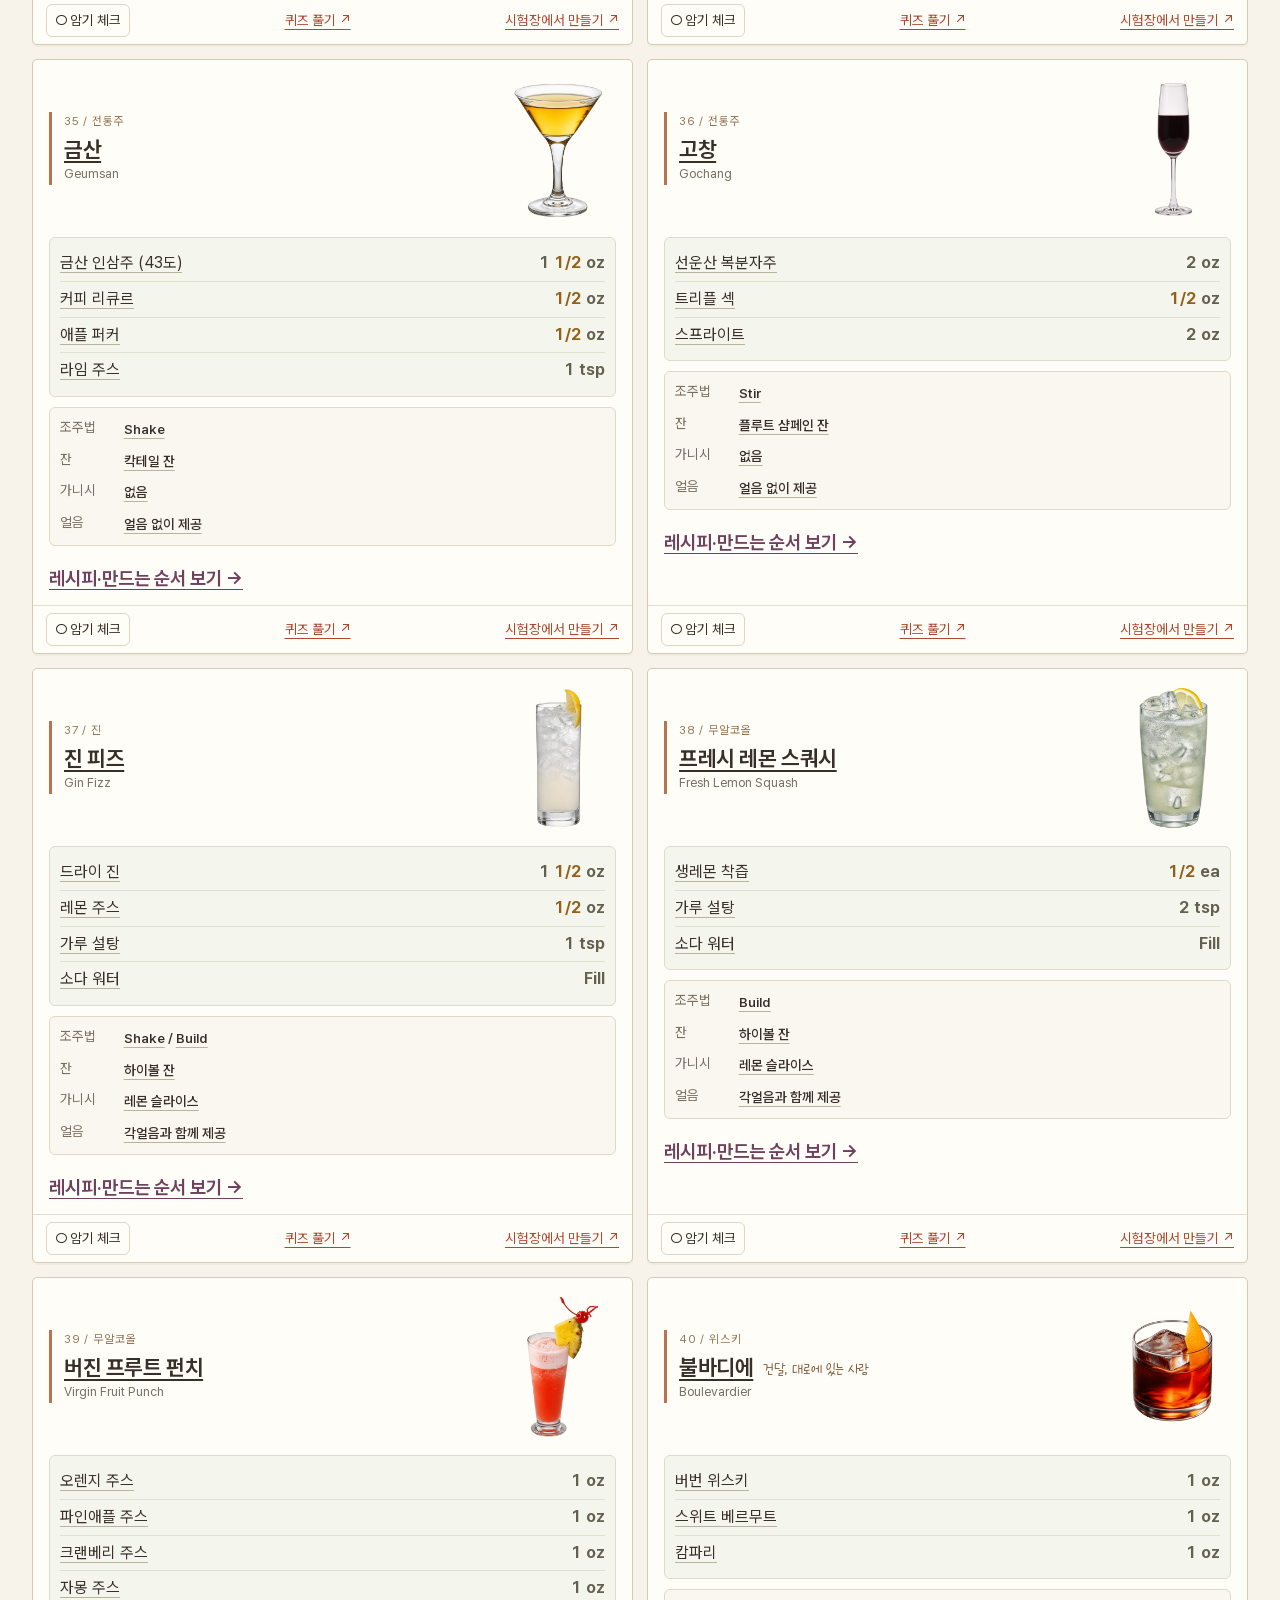
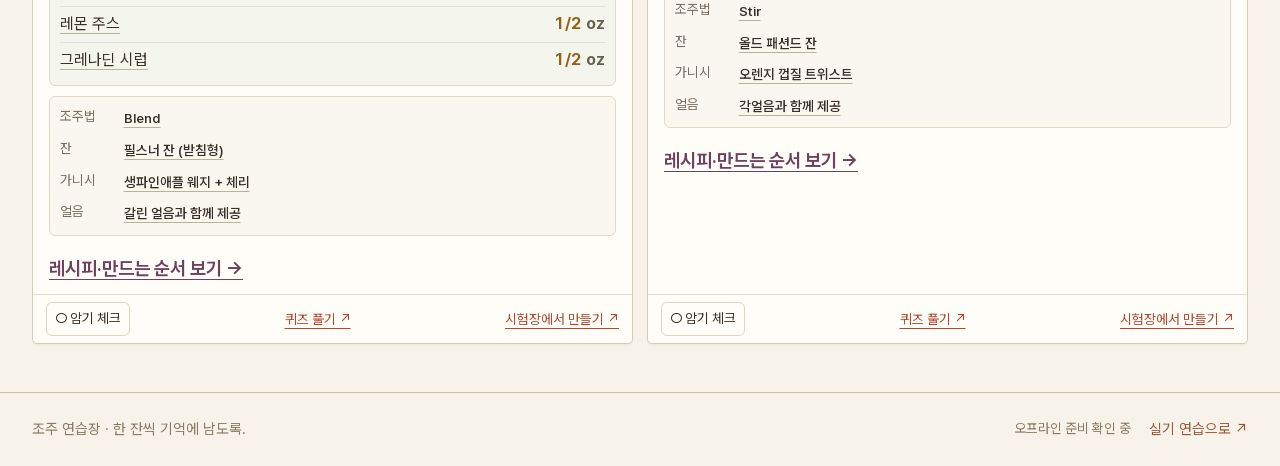
<file: materials.html>
<!doctype html>
<html lang="ko"><head><meta charset="utf-8"><meta name="viewport" content="width=device-width,initial-scale=1">
<meta name="theme-color" content="#ad4930"><meta name="description" content="받은 조주기능사 PDF 6개, 98쪽을 시험 안내·40종 레시피·기주·전통주·역사·용어로 정리한 학습 자료실.">
<title>PDF 수업자료 정리 · 조주 연습장</title><link rel="icon" href="icon.svg" type="image/svg+xml"><link rel="manifest" href="manifest.webmanifest"><link rel="stylesheet" href="styles.css"><link rel="stylesheet" href="materials.css"><script defer src="materials.js"></script><script defer src="offline.js"></script><script>location.replace('memory.html'+location.search+'#notebook/'+(location.hash.slice(1)||'common'));</script></head><body>
<a class="skip" href="#main">본문으로 이동</a><header class="header"><div class="header-inner"><a class="brand" href="photo.html"><span>조주 연습장<small>조주기능사 실기 노트</small></span></a><nav aria-label="주 메뉴"><a href="photo.html" data-nav="practice">실기 연습</a><a href="memory.html" data-nav="catalog" class="active" aria-current="page">칵테일 도감</a><a href="index.html#notes" data-nav="notes">내 학습 노트</a><a href="bottles.html" data-nav="bottles">술병 도감</a></nav><span class="edition">COCKTAIL NOTES / 2026</span></div></header>
<main id="main" class="pdf-page" tabindex="-1"><a class="pdf-back" href="tequila.html">기주 노트 / 데킬라 수업 필기</a>
<header class="pdf-hero"><div><p class="eyebrow">CLASS MATERIALS · 06 FILES / 98 PAGES</p><h1>PDF 수업자료 정리</h1><p>흩어진 여섯 자료를, 한 권의 공부 노트로.</p><p class="pdf-small">시험은 숫자로, 기주는 묶어서, 헷갈린 표기는 나란히.</p></div><a class="pdf-download" href="class-pdfs.zip" download>원본 PDF 6개 받기 <span>ZIP · 파일명·본문 그대로</span></a></header>
<p class="pdf-version"><b>자료 기준</b> 첨부된 2024년 시험 자료 + 수업 PDF. 기존 연습·채점은 2026년 자료 기준을 유지합니다. <a href="index.html#sources">현재 기준 보기 →</a></p>
<nav class="pdf-nav" aria-label="PDF 정리 분류"><a href="#all" data-filter="all">전체</a><a href="#contents" data-filter="contents">자료 목차</a><a href="#exam-guide" data-filter="exam-guide">시험·유의사항</a><a href="#recipes" data-filter="recipes">40종 레시피</a><a href="#spirits" data-filter="spirits">기주·암기</a><a href="#theory" data-filter="theory">이론·용어</a><a href="#differences" data-filter="differences">다른 표기</a></nav>
<div class="pdf-searchbar" hidden><label for="pdf-search">자료 검색</label><input id="pdf-search" type="search" placeholder="칵테일 · 재료 · 용어 · 수업 원문" autocomplete="off"><button id="pdf-clear" type="button">초기화</button><span id="pdf-count" role="status" aria-live="polite"></span></div>
<noscript><p class="pdf-small">모든 정리를 아래에 펼쳐 두었습니다. 브라우저의 찾기 기능으로 검색할 수 있어요.</p></noscript>
<p id="pdf-empty" class="pdf-empty" hidden>검색 결과가 없어요. 짧은 단어로 다시 찾거나 ‘초기화’를 눌러 주세요.</p>
<section id="contents" class="pdf-section" data-section="contents" aria-labelledby="contents-title"><div class="pdf-section-head"><h2 id="contents-title">받은 자료, 이렇게 찾아보기</h2><p>파일의 실제 내용으로 분류했어요. 쪽수는 PDF 뷰어에 표시되는 순서입니다.</p></div><div class="pdf-grid"><article class="pdf-card " data-entry id=source-exam><h3><span class="pdf-number">01</span>공개문제 · 3작품 / 7분</h3><span class="pdf-file">2024년 조주기능사 실기시험 공개문제.pdf</span><p>40종 목록과 시험 과제 안내가 담긴 1쪽입니다. 종이 하단의 2-1은 인쇄 쪽 표시이며, 받은 파일 자체는 1쪽이에요.</p><a class="pdf-inline" href="#exam-guide">정리 내용 보기 →</a><p class="pdf-small">스캔 문서 · 페이지 이미지를 보고 정리했습니다. 원본은 아래 ZIP에 그대로 들어 있어요.</p><p class="pdf-source">출처 · 2024년 조주기능사 실기시험 공개문제.pdf · PDF 전체 1쪽</p></article><article class="pdf-card " data-entry id=source-changes><h3><span class="pdf-number">02</span>수험자 유의사항 · 준비부터 정리까지</h3><span class="pdf-file">2024년 조주기능사 실기시험 변경 내역 (큐넷 공지용).pdf</span><p>파일명은 ‘변경 내역’이지만 내용은 수험자 유의사항(인쇄 2-2)입니다. 전후 변경 비교표로 다루지 않았어요.</p><a class="pdf-inline" href="#exam-guide">정리 내용 보기 →</a><p class="pdf-small">스캔 문서 · 페이지 이미지를 보고 정리했습니다. 원본은 아래 ZIP에 그대로 들어 있어요.</p><p class="pdf-source">출처 · 2024년 조주기능사 실기시험 변경 내역 (큐넷 공지용).pdf · PDF 전체 1쪽</p></article><article class="pdf-card " data-entry id=source-recipes><h3><span class="pdf-number">03</span>표준레시피 · 40종 전체</h3><span class="pdf-file">2024년 조주기능사 실기시험 표준레시피.pdf</span><p>1쪽: 1~14번 · 2쪽: 15~29번 · 3쪽: 30~40번. 재료·용량·기법·잔·가니시를 함께 정리했어요.</p><a class="pdf-inline" href="#recipes">정리 내용 보기 →</a><p class="pdf-small">스캔 문서 · 페이지 이미지를 보고 정리했습니다. 원본은 아래 ZIP에 그대로 들어 있어요.</p><p class="pdf-source">출처 · 2024년 조주기능사 실기시험 표준레시피.pdf · PDF 전체 3쪽</p></article><article class="pdf-card " data-entry id=source-traditional><h3><span class="pdf-number">04</span>전통주 칵테일 · 5종</h3><span class="pdf-file">전통주칵테일.pdf</span><p>1쪽 표지 → 2쪽 힐링 → 3쪽 진도 → 4쪽 풋사랑 → 5쪽 금산 → 6쪽 고창. 기주부터 묶어 외워요.</p><a class="pdf-inline" href="#traditional-memory">정리 내용 보기 →</a><details class="pdf-original"><summary>원문 텍스트 펼치기 · 페이지별</summary><p class="pdf-small">PDF에서 추출한 문장을 그대로 보관했습니다. 그림·사진과 배치는 원본 ZIP에서 볼 수 있어요. 수업 자료의 오래된 표기·오류는 ‘다른 표기’의 정리와 함께 읽으세요.</p><details id="source-traditional-p1"><summary>1쪽 · 전통주 칵테일</summary><pre>전통주 칵테일</pre></details><details id="source-traditional-p2"><summary>2쪽 · Healing</summary><pre>Healing 
Recipe 
Gam Hong Ro(감홍로) 1, ½ oz  
Benedictine 1/3oz 
Crème de Cassis 1/3oz 
Sweet &amp; Sour mix 1oz 
 
Glass 
Cocktail glass 
 
Garnish 
Twist of Lemon peel 
Shake</pre></details><details id="source-traditional-p3"><summary>3쪽 · Jindo</summary><pre>Jindo 
Recipe 
Jindo Hong ju(진도홍주)  1oz 
Crème de Menthe White  1/2oz 
White Grape Juice(청포도주스) 3/4oz 
Raspberry Syrup 1/2oz 
 
Glass 
Cocktail glass 
 
Shake</pre></details><details id="source-traditional-p4"><summary>4쪽 · Puppy Love</summary><pre>Puppy Love 
Recipe 
Andong Soju (안동 소주) 1oz 
Triple Sec  1/3oz 
Apple Pucker 1oz 
Lime Juice 1/3oz 
 
Glass 
Cocktail glass 
 
Garnish 
A Slice of Apple 
 
Shake</pre></details><details id="source-traditional-p5"><summary>5쪽 · Geumsan</summary><pre>Geumsan 
Recipe 
Geumsan Insamju(금산 인삼주) 1, ½ oz  
Coffee Liqueur(Kahlua) 1/2oz 
Apple Pucker 1/2oz 
Lime Juice 1tsp 
 
Glass 
Cocktail glass 
 
 
Shake</pre></details><details id="source-traditional-p6"><summary>6쪽 · Gochang</summary><pre>Gochang 
Recipe 
Sunwoonsan Bokbunja Wine (선운산복분자) 
 2oz 
Cointreau or Triple sec 1/2oz 
Sprite 2oz 
 
Glass 
Flute Champagne Glass 
 
Stir</pre></details></details><p class="pdf-source">출처 · 전통주칵테일.pdf · PDF 전체 6쪽</p></article><article class="pdf-card " data-entry id=source-history><h3><span class="pdf-number">05</span>음료 이론 · 역사 · 용어</h3><span class="pdf-file">칵테일_history.pdf</span><p>1~6쪽 음료 분류 / 7~12쪽 맥주 / 13~16쪽 전통주 / 17~20쪽 칵테일과 역사 / 21~29쪽 분류 / 30쪽 용어.</p><a class="pdf-inline" href="#theory">정리 내용 보기 →</a><details class="pdf-original"><summary>원문 텍스트 펼치기 · 페이지별</summary><p class="pdf-small">PDF에서 추출한 문장을 그대로 보관했습니다. 그림·사진과 배치는 원본 ZIP에서 볼 수 있어요. 수업 자료의 오래된 표기·오류는 ‘다른 표기’의 정리와 함께 읽으세요.</p><details id="source-history-p2"><summary>2쪽 · Beverage</summary><pre>Beverage 
Soft Drink - Non Alcoholic Drink 
 
 - 알코올 농도 1%미만의 음료  
 
Hard Drink - Alcoholic Drink 
 
- 주세법 상 알코올 농도 1%이상일 때 술로 규정</pre></details><details id="source-history-p3"><summary>3쪽 · Beverage</summary><pre>Beverage 
⑴ Soft Drink - Non Alcoholic Drink 
 
 - 청량음료 (Soft Drink) 
 
      └탄산 음료 : 콜라, 사이다, 환타, 소다수, 칼린스믹스, 진저 엘 
      └무탄산음료 : 미네랄 워터, 생수 
 
- 과실, 채소음료 (Fruit and Vegetable Drink) 
 
     └ 과실 또는 채소를 주원료로 하여 가공한것.  
 
- 영양 음료 (Milk Products) 
 
     └ 우유 또는 그 일부를 원료로 해서 얻어지는 가공 제품 : 연유, 크림, 버터, 치즈 
 
- 기호 음료 (Beverage) 
 
     └ 기호성을 주로 한 음료로 알코올성 음료와 비알코올성 음료로 나뉨 : 커피, 차</pre></details><details id="source-history-p4"><summary>4쪽 · Beverage</summary><pre>Beverage 
⑵ Hard Drink - Alcoholic Drink 
 
 - 양조주 (Fermented Liquor) 
 
     └ 곡류나 과일을 원료로 당화 시키거나 그대로 발효시켜, 발효주라고 함. 
     └ 알코올 도수가  20도가 넘어가지 않아 변질되기 쉬움 
 과실주 곡물주</pre></details><details id="source-history-p5"><summary>5쪽 · Beverage</summary><pre>Beverage 
⑵ Hard Drink - Alcoholic Drink 
 
- 증류주 (Distilled Liquor) 
 
     └ 발효된 술(양조주)를 다시 증류한 술 - Spirits 
     └ 알코올 도수가 매우 높음 
 
 위스키 기타</pre></details><details id="source-history-p6"><summary>6쪽 · Beverage</summary><pre>Beverage 
⑵ Hard Drink - Alcoholic Drink 
 
- 혼성주 (Compounded Liquor) 
 
      └ 양조주나 증류주를 기초로 주류, 기타의 물료를 섞거나 초근목피, 약초, 향미, 과실, 당분등을 배합한 술 
 
 
 
종자계 과실류 크림류 약초, 향초류</pre></details><details id="source-history-p7"><summary>7쪽 · Fermented Liquor - Beer</summary><pre>Fermented Liquor - Beer 
- 맥주의 어원 
 
   └ 라틴어 &#x27;마시다&#x27; - 비베레(Bibere)  
 
   └ 게르만족 언어 &#x27;곡물&#x27; - 베오레(Bior) 
 
- 맥주의 정의 
 
  └ 보리를 발아시켜 당화하고 홉(Hop)을 첨가하여 효모에 의해 발효시킨 술</pre></details><details id="source-history-p8"><summary>8쪽 · Fermented Liquor - Beer</summary><pre>Fermented Liquor - Beer 
- 맥주의 역사 
 
   └ 기원전 6000년경 메소포타미아문명 고대 수메르인에 의해 최초 제조  
 
   └ 크리스트교 확대되면서 수도원에서 맥주 양조 
 
   └ 1516년 맥주 순수령 공포 : 대맥, 홉, 물 
 
   └ 16세기 중엽 맥주의 주원료에 효모 추가</pre></details><details id="source-history-p9"><summary>9쪽 · Fermented Liquor - Beer</summary><pre>Fermented Liquor - Beer 
맥주의 원료 
 
 
  
    
 
대맥 (Barley) 홉(Hop) 효모(Yeast) 물(Water)</pre></details><details id="source-history-p10"><summary>10쪽 · Fermented Liquor - Beer</summary><pre>Fermented Liquor - Beer 
홉 ( Hop ) 
 
- 뽕나무과 넝쿨 식물 
- 맥주 특유의 쓴맛과 향을 냄 
- 맥주의 단백 혼탁 방지 
- 보존성 높임 
- 거품의 안정성과 지속성 높임 
- 재배지는 북위 35도~55도 사이로 서늘하고 건조한지역</pre></details><details id="source-history-p11"><summary>11쪽 · Fermented Liquor - Beer</summary><pre>Fermented Liquor - Beer 
효모 ( Yeast ) - 상면 발효 맥주 
 
- 고온에서 발효시키며 발효 도중 위로 떠오르는 상면 효모를 사용 
- 탄산이 적고 색깔이 진하며(붉은색), 향긋함, 묵직함, 쓴맛과 부드러움이 특징 
 
 
 
  
    
 
에일(Ale) 포터(Porter) 스타우트(Stout)</pre></details><details id="source-history-p12"><summary>12쪽 · Fermented Liquor - Beer</summary><pre>Fermented Liquor - Beer 
효모 ( Yeast ) - 하면 발효 맥주 
 
- 저온에서 발효시키며 발효 도중 아래로 가라앉는 효모를 사용 
- 부드러운 맛과 드라이한 청량감 
- 전 세계적으로 하면 발효 맥주가 대부분을 차지 
 
 
 
  
    
 
필스너 (Pilsener) 뮌헨 (Minchen) 도르트문트(Dortmunt) 보크(Bork)</pre></details><details id="source-history-p13"><summary>13쪽 · Fermented Liquor - 민속주</summary><pre>Fermented Liquor - 민속주  
민속주의 정의 
 
- 전통문화의 전수, 보존에 필요하다고 인정하여 문화체육부장관이 요청하여 주류심의회 심의를 거
친 주류 
 
- 농림부장관이 주류 부분의 전통식품 명인으로 지정하고 국세청장에게 요청하여 제조 허가를 받은 
주류 
 
민속주의 역사 
 
과실주 → 가축의 젖 → 곡주 → 소주, 증류주</pre></details><details id="source-history-p14"><summary>14쪽 · Fermented Liquor - 민속주</summary><pre>Fermented Liquor - 민속주  
삼한시대  
- 누룩을 사용하여 만든 곡주 
 
고려시대 
- 송·원대 양조법 도입, 몽고의 침입 
 
조선시대 
- 전성기 시작 
- 교통의 발달로 일본, 중국에 수출 
 
일제시대 
- 주세령 
 
현재 
- 막걸리 등장 
- 양곡관리법 
- 중요 무형문화재 ( 서울 문배주, 충남 면천 두견주, 경주 교동법주)</pre></details><details id="source-history-p15"><summary>15쪽 · Fermented Liquor - 민속주</summary><pre>Fermented Liquor - 민속주  
⑴ 탁주  
- 재주(滓酒), 또는 회주(灰酒)라고 불림 
- 대포, 모주, 왕대포, 젓내기술(논산), 탁배기(제주), 탁주배기(부산), 탁쭈(경북) 
 
⑵ 약주 
- 탁주의 숙성이 거의 끝날 때 쯤, 술독 위에 맑게 뜨는 맑은 액체만 떠낸 것 
 
⑶ 청주 
-  백미로 만드는 양조주로 탁주와 비교하여 맑은 술이라고 해서 붙인 이름 
 
⑷ 소주 
- 양조주를 발효 후 증류한 술 
- 고려시대 중국에서 전래된 소주는 약용으로 음용되어 조선시대에 &#x27;약소주&#x27;로 불리면서 술로 음용 
- 증류하여 이슬처럼 받아 내는 술이라 하여 노주(露酒)또는 화주(火酒)라고도 함 
 
⑸ 가향주 
꽃이나 식물의 잎 등을 넣어 만든 술</pre></details><details id="source-history-p16"><summary>16쪽 · Fermented Liquor - 민속주</summary><pre>Fermented Liquor - 민속주  
서울 - 문배주 충북 - 한산 소곡주 충남 - 면천 두견주 
경북 - 안동 소주 
경북 - 경주 교동법주</pre></details><details id="source-history-p18"><summary>18쪽 · Cocktail</summary><pre>Cocktail 
▶ 칵테일(cocktail)이란, 
 
여러 종류의 술을 기주(Base)로 하여  
다른 술 또는 고미제, 설탕, 향료 등을 혼합하여 만드는  
혼합주(Mixed drink)이다. 
 
① 술 + 다른 술 
② 술 + 그 외 부재료</pre></details><details id="source-history-p19"><summary>19쪽 · Cocktail History</summary><pre>Cocktail History 
▶ 칵테일(cocktail) - Tail of cock 수탉꼬리 
스페인어 &quot;Cola de Gallo&quot; 
 
▶ 1737년 영국의 육군 대령 
 
▶ 1795년 미국 뉴올리언스 약사  
프랑스어 &quot;Coqeutier&quot; 
 
▶ Coquetel - 포도주잔의 이름</pre></details><details id="source-history-p20"><summary>20쪽 · Cocktail History</summary><pre>Cocktail History 
- 최초의 칵테일이 만들어 지기 시작한 때 - 고대 로마나 그리스, 이집트  
 
- 알코올음료(와인이나 맥주) + 꿀이나 물 
 
- 인도나 페르시아에서는 펀치(Punch)라는 혼성음료를 마심 
 
    └ 스페인 사람들에 의해 서인도와 유럽에 전파가 됨. 
 
-1876년 인공 제빙기 개발 
    └ 현재 Cold drinks 
 
- 미국의 금주령 ( 1920~1933년) 
 
- 8.15 광복</pre></details><details id="source-history-p21"><summary>21쪽 · Cocktail Category</summary><pre>Cocktail Category 
⑴ 음용 방법에 의한 분류 
 
스트레이트 드링크 
( Straight Drink) 
믹스드 드링크 
(Mixed Drink)</pre></details><details id="source-history-p22"><summary>22쪽 · Cocktail Category</summary><pre>Cocktail Category 
⑵ 용량 방법에 의한 분류 
 
롱 드링크 
( Long Drink) 
쇼트 드링크 
(Short Drink)</pre></details><details id="source-history-p23"><summary>23쪽 · Cocktail Category</summary><pre>Cocktail Category 
⑶ 맛에 의한 분류 
 
드라이 칵테일 
( Dry Cocktail) 
스윗 칵테일 
(Sweet Cocktail) 
사워 칵테일 
(Sour Cocktail)</pre></details><details id="source-history-p24"><summary>24쪽 · Cocktail Category</summary><pre>Cocktail Category 
⑷ 온도에 의한 분류 
 
콜드 드링크 
( Cold Drink) 
핫 드링크 
(Hot Drink)</pre></details><details id="source-history-p25"><summary>25쪽 · Cocktail Category</summary><pre>Cocktail Category 
⑸ 알코올 유무에 의한 분류 
 
알코올릭 칵테일 
( Alcoholic Cocktail ) 
논 알코올릭 칵테일 
( Non-Alcoholic Cocktail )</pre></details><details id="source-history-p26"><summary>26쪽 · Cocktail Category</summary><pre>Cocktail Category 
⑹ 용도에 의한 분류 
 식전 칵테일 
( Aperitif Cocktail) 
식사 전에 식욕증진을 위해 마시는 신맛과 쓴맛이 있는 칵테일 
식후 칵테일 
(After Dinner Cocktail) 
식사 후에 소화촉진 또는 입가심으로 마시는 단맛이 있는 칵테일 
클럽 칵테일 
(Club Cocktail) 
정찬 코스에서 오르되브르(hors d&#x27;oeuvre)나 수프(Soup)대신으로 제공하며, 식사와 조화를 
이루고 자극성이 강한 칵테일 
서퍼 칵테일 
(Supper Cocktail) 
만찬용의 식사 중에 제공되는 드라이한 칵테일 - 압생트(Absinthe) 
나이트 캡 칵테일 
(Night Cap Cocktail) 
잠자리 들기 전에 마시는 칵테일 -아니세트(Anisette), 코인트로(Cointreau) 
샴페인 칵테일 
(Champagne Cocktail) 
축하연 때 마시는 상쾌한 맛을 풍기는 칵테일</pre></details><details id="source-history-p27"><summary>27쪽 · Cocktail Category</summary><pre>Cocktail Category 
⑺ 형태에 의한 분류 
 하이볼 
( High-Ball ) 
하이볼 글라스에 증류주를 넣고 얼음과 청량음료를 넣어 혼합된 것 
콜린스 
( Collins ) 
영국에서 시작된 음료로 연회에 초대된 고객에게 감사의 인사로 만들어 졌으며, 처음 만든 사람의 
이름을 따서 부름 
온 더 락스 
( On the Rocks ) 
올드 패션드 글라스에 얼음을 제공하여 그 위에 술을 따라 마시는 것 
스트레이트 
( Straight Up ) 
아무 것도 혼합하지 않고 그대로 마시는 것 
피즈 
( Fizz ) 
탄산음료를 오픈 할 때 피-하는 소리에 의해 붙여진 이름. 베이스에 레몬주스, 설탕, 소다수를 혼
합하고 과일을 장식해 나가는 것 
사워 
( Sour ) 
신맛이라는 뜻으로 베이스에 레몬주스와 설탕을 넣어 만드는 것</pre></details><details id="source-history-p28"><summary>28쪽 · Cocktail Category</summary><pre>Cocktail Category 
⑺ 형태에 의한 분류 
 쿨러 
( Cooler) 
증류주나 와인에 소다수, 진저 엘들 여러 가지 탄산음료를 사용하여 차갑게 제공되는 칵테일 
코블러 
( Cobbler ) 
미국에서 시작된 음료로 텀블러 글라스에 얼음을 채우고 와인이나 증류주에 레몬이나 설탕을 첨
가하여 만든 피로 회복을 위한 칵테일 - 구두 수선공 
크러스터 
( Crusta ) 
껍질이라는 의미로 증류주에 레몬이나 오렌지 껍질을 넣어 만든 칵테일 
줄렙 
( Julep ) 
민트가 제공되는 칵테일로 프랑스어로 물약이라는 뜻 
에이드 
( Ade ) 
레몬 또는 오렌지의 과즙에 설탕, 물 또는 탄산음료를 혼합한 칵테일 - 논 알코올릭 칵테일 
푸스카페 
( Pousse Cafe ) 
정찬에서 식 후에 제공되며, 술의 비중을 두어 층층이 쌓아 술이 섞이지 않도록 띄워서 제공하는 
칵테일</pre></details><details id="source-history-p29"><summary>29쪽 · Cocktail Category</summary><pre>Cocktail Category 
⑺ 형태에 의한 분류 
 트로피컬 칵테일 
( Tropical Cocktail ) 
과일즙, 과일 등을 사용하여 달콤하고 시원하게 만든 열대성 칵테일 
스쿼시 
( Squash ) 
과일즙을 내서 설탕, 소다수를 혼합한 논 알코올릭 칵테일 
플립 
( Flip ) 
증류주에 계란노른자, 향신료, 설탕 등을 넣고 따뜻하게 제공하는 칵테일 
미스트 
( Mist ) 
글라스 표면에 서리로 덮인 모습에서 따온 이름. 잔에 크러쉬드 아이스를 가득 넣고 위스키나 브
랜디를 희석해서 마시는 것 
스매시 
( Smash ) 
줄렙과 비슷하나 쉐이브드 아이스를 사용하여 설탕, 물을 넣고 가니쉬로 민트 줄기를 사용함 
생거리 
( Sangaree ) 
와인 또는 증류주에 물 또는 따뜻한 물을 타고 향료, 당분을 가미한 음료 
스위즐 
( Swizzle ) 
베이스에 라임주를 혼합하여 가루얼음과 함께 제공하며 셰이킹을 하지 않고 저어서만 만든  
칵테일</pre></details><details id="source-history-p30"><summary>30쪽 · Cocktail</summary><pre>Cocktail  
 
 칵테일 용어 
 
Dry Recipe Base Spirits Single 
Snow style Slice Chaser Pouring Peel</pre></details></details><p class="pdf-source">출처 · 칵테일_history.pdf · PDF 전체 30쪽</p></article><article class="pdf-card " data-entry id=source-cocktail><h3><span class="pdf-number">06</span>기주 설명 · 칵테일 35종</h3><span class="pdf-file">Cocktail.pdf</span><p>위스키 1~12쪽 / 브랜디 13~20쪽 / 논알코올 21~22쪽 / 보드카 23~29쪽 / 럼 30~37쪽 / 데킬라 38~41쪽 / 진 42~48쪽 / 리큐르 49~55쪽 / 와인 56~57쪽.</p><a class="pdf-inline" href="#spirits">정리 내용 보기 →</a><details class="pdf-original"><summary>원문 텍스트 펼치기 · 페이지별</summary><p class="pdf-small">PDF에서 추출한 문장을 그대로 보관했습니다. 그림·사진과 배치는 원본 ZIP에서 볼 수 있어요. 수업 자료의 오래된 표기·오류는 ‘다른 표기’의 정리와 함께 읽으세요.</p><details id="source-cocktail-p1"><summary>1쪽 · Distilled Liquor - Whisky</summary><pre>Distilled Liquor - Whisky 
위스키의 정의 
 
 - 보리, 밀, 옥수수를 주 원료로 하여 당화, 발효시킨 후 증류하여 만든 술 
 - 미국, 아일랜드 : Whiskey 
 - 스코틀랜드, 캐나다 : Whisky 
 
위스키의 원료 
 
 - 맥아 또는 밀, 옥수수, 귀리 기타 곡류 , 이탄(Peat)</pre></details><details id="source-cocktail-p2"><summary>2쪽 · Distilled Liquor - Whisky</summary><pre>Distilled Liquor - Whisky 
위스키 4대 생산 국가 
① 스카치 위스키 ( Scotch Whisky ) 
 
     └ 스코틀랜드에서 생산 되는 보리와 물, 피트탄을 이용해 최소 3년이상 숙성시킨 위스키</pre></details><details id="source-cocktail-p3"><summary>3쪽 · Distilled Liquor - Whisky</summary><pre>Distilled Liquor - Whisky 
위스키 4대 생산 국가 
② 아이리쉬 위스키 ( lrish Whiskey ) 
 
     └ 아일랜드에서 만들며 맥아, 호밀등을 섞고 석탄으로 건조시켜 만드는 위스키</pre></details><details id="source-cocktail-p4"><summary>4쪽 · Distilled Liquor - Whisky</summary><pre>Distilled Liquor - Whisky 
위스키 4대 생산 국가 
③ 아메리칸 위스키 ( American Whiskey ) 
 
     └ 미국에서 만들어지는 모든 위스키 
     └ 콘 위스키, 라이(호밀)위스키, 버번 위스키, 테네시 위스키</pre></details><details id="source-cocktail-p5"><summary>5쪽 · Distilled Liquor - Whisky</summary><pre>Distilled Liquor - Whisky 
위스키 4대 생산 국가 
④ 캐나디언 위스키 ( Canadian Whiskey ) 
 
     └ 캐나다에서 만들어지는 모든 위스키 
     └ 호밀 사용량이 많음</pre></details><details id="source-cocktail-p6"><summary>6쪽 · Distilled Liquor - Whisky</summary><pre>Distilled Liquor - Whisky 
위스키 5대 생산 국가 
⑤ 재패니즈 위스키 ( Japanese Whiskey ) 
 
     └ 일본에서 만들어지는 모든 위스키 
     └ 세계 최고 증류 시설</pre></details><details id="source-cocktail-p7"><summary>7쪽 · Distilled Liquor - Whisky Cocktail Recipe</summary><pre>Distilled Liquor - Whisky Cocktail Recipe 
Manhattan 
- Recipe 
Bourbon Whisky 1.1/2oz 
Sweet Vermouth 3/4oz  
Angostura Bitter 1Dash 
 
- Glass 
Cocktail Glass 
 
- Garnish 
Cherry 
Stir</pre></details><details id="source-cocktail-p8"><summary>8쪽 · Distilled Liquor - Whisky Cocktail Recipe</summary><pre>Distilled Liquor - Whisky Cocktail Recipe 
Old fashioned 
- Recipe 
Bourbon Whiskey 1.1/2oz  
Powdered Sugar 1tsp 
Angostura bitter 1dash 
Soda Water 1/2oz 
 
- Glass 
Old Fashioned Glass 
 
- Garnish 
Orange Slice &amp; Cherry 
Build</pre></details><details id="source-cocktail-p9"><summary>9쪽 · Distilled Liquor - Whisky Cocktail Recipe</summary><pre>Distilled Liquor - Whisky Cocktail Recipe 
New York 
- Recipe 
Bourbon Whiskey 1.1/2oz 
Lime Juice 1/2oz  
Powdered Sugar 1tsp 
Grenadine Syrup 1/2tsp 
 
- Glass 
Cocktail Glass 
 
- Garnish 
Twist of Lemon Peel 
Shake</pre></details><details id="source-cocktail-p10"><summary>10쪽 · Distilled Liquor - Whisky Cocktail Recipe</summary><pre>Distilled Liquor - Whisky Cocktail Recipe 
Whiskey Sour 
- Recipe 
Bourbon Whiskey 1.1/2oz   
Lemon Juice 1/2oz  
Powdered Sugar 1tsp  
On the Top With Soda Water 1oz 
 
- Glass 
Sour Glass 
 
- Garnish 
A Slice of Lemon and Cherry 
Shake 
 Build</pre></details><details id="source-cocktail-p11"><summary>11쪽 · Distilled Liquor - Whisky Cocktail Recipe</summary><pre>Distilled Liquor - Whisky Cocktail Recipe 
Boulevardier 
- Recipe 
Bourbon Whisky 1oz 
Sweet Vermouth 1oz  
Campari 1oz 
 
- Glass 
Old Fashioned Glass 
 
- Garnish 
Twist of Orange Peel 
Stir</pre></details><details id="source-cocktail-p12"><summary>12쪽 · Distilled Liquor - Whisky Cocktail Recipe</summary><pre>Distilled Liquor - Whisky Cocktail Recipe 
Rusty Nail 
- Recipe 
Scotch Whisky 1oz  
Drambuie 1/2oz 
 
- Glass 
Old Fashioned Glass 
 
 
Build</pre></details><details id="source-cocktail-p13"><summary>13쪽 · Distilled Liquor - Brandy</summary><pre>Distilled Liquor - Brandy 
브랜디의 정의 
 
- 포도를 발효, 증류하여 오크통에 숙성한 술 
- 포도 이외의 모든 과실류의 발효약을 증류한 알코올 성분이 강한 술 
  └ 사과 원료: 칼바도스, 애플 잭 
  └ 체리 원료: 키르쉬 
 
브랜디의 어원 
 
- 네덜란드어 : 브란데 웨인(Brand ewjin - 불에 태운 와인) 
- 프랑스어 : 브란데 와인(Brande vin), 오드비(Eau de vie - 생명의 물)  
- 영어 : 브랜디(Brandy)</pre></details><details id="source-cocktail-p14"><summary>14쪽 · Distilled Liquor - Brandy</summary><pre>Distilled Liquor - Brandy 
브랜디의 등급 
 
표시 방법 숙성 기간 
V.S 2년 
V.S.O.P 4년 
X.O 10년 
EXTRA 50~75년 
- 브랜디는 숙성 기간이 길수록 품질도 향상 
 
- 1865년 헤네시 사에 의해 코냑 브랜드에 별표의 기호
를 사용 
 
- 코냑의 경우 ★★★(Three star)만이 법적으로 보증
되는 연수는 5년이며 그 외에는 법적 효력이 없다. 
 
브랜디 숙성도 표시 
 
① V - Very 
② S - Superior 
③ O - Old 
④ P - Pale 
⑤ X - Extra</pre></details><details id="source-cocktail-p15"><summary>15쪽 · Distilled Liquor - Brandy</summary><pre>Distilled Liquor - Brandy 
브랜디 종류  
 
 ⑴ 프랑스 브랜디(France Brandy) 
 
    ① 코냑(Cognac) 
 
        └ 프랑스 중부의 쉐랑뜨 지방에서 만들어지는 최고 품질의 포도주 
        └ 그랑드 상파뉴 지방에서 생산되는 포도주를 50%이상 사용해 만든 브랜디 
        └ 쌩떼밀리옹 품종</pre></details><details id="source-cocktail-p16"><summary>16쪽 · Distilled Liquor - Brandy</summary><pre>Distilled Liquor - Brandy 
브랜디 종류  
 
 ⑴ 프랑스 브랜디(France Brandy) 
 
    ① 코냑(Cognac)</pre></details><details id="source-cocktail-p17"><summary>17쪽 · Distilled Liquor - Brandy</summary><pre>Distilled Liquor - Brandy 
브랜디 종류  
 
 ⑴ 프랑스 브랜디(France Brandy) 
 
    ② 아르마냑(Armagnac) 
 
        └ 코냑의 역사보다 더 오래 됨 ( 15세기부터 ) 
        └ 쌩떼밀리옹 품종 
 
 ⑵ 이탈리아 브랜디(ltaly Brandy) - Grappa 
 
 ⑶ 스페인 주정강화 와인 (Spain Brandy) – Jerez 
 
 ⑷ 포르투갈 주정강화 와인 ( Portugal) - Porto</pre></details><details id="source-cocktail-p18"><summary>18쪽 · Distilled Liquor - Brandy Cocktail Recipe</summary><pre>Distilled Liquor - Brandy Cocktail Recipe 
Side Car 
- Recipe 
Brandy 1oz  
Triple Sec 1oz  
Lemon Juice 1/4oz 
 
- Glass 
Cocktail Glass 
 
Shake</pre></details><details id="source-cocktail-p19"><summary>19쪽 · Distilled Liquor - Brandy Cocktail Recipe</summary><pre>Distilled Liquor - Brandy Cocktail Recipe 
Brandy Alexander 
- Recipe 
Brandy 3/4oz  
Crème De cacao(B) 3/4oz  
Light Milk 3/4oz 
 
- Glass 
Cocktail Glass. 
 
- Garnish 
Nutmeg Powder 
 
Shake</pre></details><details id="source-cocktail-p20"><summary>20쪽 · Distilled Liquor - Brandy Cocktail Recipe</summary><pre>Distilled Liquor - Brandy Cocktail Recipe 
Honeymoon 
- Recipe 
Apple Brandy 3/4oz   
Benedictine D.O.M 3/4oz   
Triple Sec 1/4oz 
Lemon Juice 1/2oz 
 
- Glass 
Cocktail Glass. 
 
 
 
Shake</pre></details><details id="source-cocktail-p21"><summary>21쪽 · Non Alcoholic Cocktail Recipe</summary><pre>Non Alcoholic Cocktail Recipe 
Fresh Lemon Squash 
- Recipe 
Fresh Squeezed Lemon 1/2ea  
Powdered Sugar 2tsp   
Fill with soda water 
 
- Glass 
Highball Glass 
 
- Garnish 
A Slice of Lemon 
 
Build</pre></details><details id="source-cocktail-p22"><summary>22쪽 · Non Alcoholic Cocktail Recipe</summary><pre>Non Alcoholic Cocktail Recipe 
Virgin Fruit Punch 
- Recipe 
Orange Juice 1oz  
Pineapple Juice 1oz  
Cranberry Juice 1oz  
Grapefruit Juice 1oz   
Lemon Juice 1/2oz   
Grenadine Syrup 1/2oz 
 
- Glass 
Pilsner Glass 
 
- Garnish 
A Wedge of Pineapple &amp; Cherry 
 
Blend</pre></details><details id="source-cocktail-p23"><summary>23쪽 · Distilled Liquor - Vodka</summary><pre>Distilled Liquor - Vodka 
보드카의 정의 
 
- 곡물(감자, 호밀, 보리, 옥수수 등) 원료로 하여 당화, 발효 증류시켜 만든 증류주 
- 무색, 무미, 무취 
 
보드카의 어원 
 
- 러시아어 : 지제니스 붜타 (zhizenniz voda : 생명의 물)라고 불리다가 15세기 경 
voda(물)이라고 불리면서 16세기부터 워드카로 불림.</pre></details><details id="source-cocktail-p24"><summary>24쪽 · Distilled Liquor - Vodka</summary><pre>Distilled Liquor - Vodka 
보드카의 역사 
 
- 콜롬버스의 대륙 발견 
- 저체온증을 막기위한 약용으로 개발 
- 자작나무 활성탄 여과 후 모래 여과 
 
보드카의 특징 
 
- 보드카는 숙성, 저장하지 않는다. 
- 무색, 무미, 무취의 3대 특징이 있다. 
- 자작나무 활성탄</pre></details><details id="source-cocktail-p25"><summary>25쪽 · Distilled Liquor - Vodka Cocktail Recipe</summary><pre>Distilled Liquor - Vodka Cocktail Recipe 
Black Russian 
- Recipe 
Vodka 1oz  
Kahlua 1/2oz 
 
- Glass 
Old Fashioned Glass 
 
 
 
Build</pre></details><details id="source-cocktail-p26"><summary>26쪽 · Distilled Liquor - Vodka Cocktail Recipe</summary><pre>Distilled Liquor - Vodka Cocktail Recipe 
Moscow Mule 
- Recipe 
Vodka 1.1/2oz  
Lime Juice 1/2oz  
Fill with Ginger ale 
 
- Glass 
Highball Glass 
 
- Garnish 
A Slice of Lime or Lemon 
 
Build</pre></details><details id="source-cocktail-p27"><summary>27쪽 · Distilled Liquor - Vodka Cocktail Recipe</summary><pre>Distilled Liquor - Vodka Cocktail Recipe 
Seabreeze 
- Recipe 
Vodka 1.1/2oz  
Cranberry Juice 3oz  
Grapefruit Juice 1/2oz 
 
- Glass 
Highball Glass 
 
- Garnish 
A Wedge of fresh Lemon 
Build</pre></details><details id="source-cocktail-p28"><summary>28쪽 · Distilled Liquor - Vodka Cocktail Recipe</summary><pre>Distilled Liquor - Vodka Cocktail Recipe 
Cosmopolitan 
- Recipe 
Vodka 1oz  
Triple Sec 1/2oz  
Lime Juice 1/2oz  
Cranberry Juice 1/2oz 
 
- Glass 
Cocktail Glass 
 
- Garnish 
Twist of Lemon Peel 
Shake</pre></details><details id="source-cocktail-p29"><summary>29쪽 · Distilled Liquor - Vodka Cocktail Recipe</summary><pre>Distilled Liquor - Vodka Cocktail Recipe 
Apple Martini 
- Recipe 
Vodka 1oz   
Apple pucker 1oz   
Lime Juice 1/2oz 
 
- Glass 
Cocktail Glass 
 
- Garnish 
Slice of Apple 
Shake</pre></details><details id="source-cocktail-p30"><summary>30쪽 · Distilled Liquor - Rum</summary><pre>Distilled Liquor - Rum 
럼의 정의 
 
- 사탕수수와 당밀을 주원료로 하여 발효, 증류시켜 만든 증류주 
 
럼의 어원 
 
- 서인도 제도의 원주민들이 럼을 마시고 취한 모습을 본 영국인들이 흥분(Rumbullion) 이라
는 단어에서 유래 
 
- 사탕수수의 라틴어로 사카럼(saccharum)에서 유래</pre></details><details id="source-cocktail-p31"><summary>31쪽 · Distilled Liquor - Rum</summary><pre>Distilled Liquor - Rum 
럼의 분류 
 
① 라이트 럼(Light Rum), 화이트 럼(White Rum) 
 
      └ 칵테일 베이스로 가장 많이 사용됨 
      └ 오크통에 저장한 럼주를 활성탄에 여과처리하여 무색, 투명함 
 
② 미디움 럼(Medium Rum), 골드 럼(Gold Rum) 
 
      └ 헤비 럼과 라이트 럼의 중간타입으로 위스키나 브랜디 색에 가까움 
 
③ 헤비 럼(Heavy Rum), 다크 럼(Dark Rum) 
 
      └ 자연발효를 시켜 증류 후 안쪽을 태운 오크통에 3년 이상 숙성시킴 
      └ 가장 풍미가 풍부 함 
      └ 자메이카 산이 유명</pre></details><details id="source-cocktail-p32"><summary>32쪽 · Distilled Liquor - Rum Cocktail Recipe</summary><pre>Distilled Liquor - Rum Cocktail Recipe 
Pina Colada 
- Recipe 
Light Rum 1.1/4oz  
Pina Colada Mix 2oz 
Pineapple Juice 2oz  
 
- Glass 
Pilsner Glass 
 
- Garnish 
A Wedge of Pineapple &amp; Cherry  
Blend</pre></details><details id="source-cocktail-p33"><summary>33쪽 · Distilled Liquor - Rum Cocktail Recipe</summary><pre>Distilled Liquor - Rum Cocktail Recipe 
Blue Hawaiian 
- Recipe 
Light Rum 1oz  
Blue Curacao 1oz  
Coconut Rum 1oz  
Pineapple Juice 2.1/2oz 
 
- Glass 
Pilsner Glass 
 
- Garnish 
A Wedge of Pineapple &amp; Cherry  
Blend</pre></details><details id="source-cocktail-p34"><summary>34쪽 · Distilled Liquor - Rum Cocktail Recipe</summary><pre>Distilled Liquor - Rum Cocktail Recipe 
Mai-Tai 
- Recipe 
Light Rum1.1/4oz  
Triple Sec 3/4oz  
Lime Juice 1oz  
Pineapple Juice 1oz  
Orange Juice 1oz 
Grenadine syrup 1/4oz 
 
- Glass 
Pilsner Glass 
 
- Garnish 
A Wedge of Pineapple &amp; Cherry  
Blend</pre></details><details id="source-cocktail-p35"><summary>35쪽 · Distilled Liquor - Rum Cocktail Recipe</summary><pre>Distilled Liquor - Rum Cocktail Recipe 
Cuba Libre 
- Recipe 
Light Rum 1.1/2oz  
Lime Juice 1/2oz  
Fill with Cola 
 
- Glass 
Highball Glass 
 
- Garnish 
A Wedge of Lemon 
Build</pre></details><details id="source-cocktail-p36"><summary>36쪽 · Distilled Liquor - Rum Cocktail Recipe</summary><pre>Distilled Liquor - Rum Cocktail Recipe 
Daiquiri 
- Recipe 
Light Rum 1.3/4oz  
Lime Juice 3/4oz  
Powdered Sugar 1tsp 
 
- Glass 
Cocktail Glass 
 
Shake</pre></details><details id="source-cocktail-p37"><summary>37쪽 · Distilled Liquor - Rum Cocktail Recipe</summary><pre>Distilled Liquor - Rum Cocktail Recipe 
Bacardi 
- Recipe 
Bacardi White Rum 1.3/4oz  
Lime Juice 3/4oz  
Grenadine Syrup 1tsp(1/8oz) 
 
- Glass 
Cocktail Glass 
 
Shake</pre></details><details id="source-cocktail-p38"><summary>38쪽 · Distilled Liquor -  Tequila</summary><pre>Distilled Liquor -  Tequila 
테킬라의 정의 
 
- 용설란의 일종인 아가베(Agave) 수액을 원료로 증류시켜 만드는 증
류주 
 
테킬라의 어원 
 
- 16세기 스페인이 멕시코를 점령했을 때 테킬라 작은 마을에 이름에서 
  유래 ( 스페인어 : 격찬, 감탄 ) 
 
- 멕시코 원주민 언어 테키틀에서 유래 ( 일하다 ) 
 
테킬라의 전파 
 
- 1960년 재즈곡 이름으로 알림 
- 1968년 멕시코 올림픽</pre></details><details id="source-cocktail-p39"><summary>39쪽 · Distilled Liquor -  Tequila</summary><pre>Distilled Liquor -  Tequila 
테킬라의 제조 과정 
 
- 메즈칼(Mezcal 
- 풀퀘( Pulque) 
- 단식 증류로 두 번 증류 
- 블랑코, 레포사도, 아네호 
 
 
테킬라 속 애벌레..?</pre></details><details id="source-cocktail-p40"><summary>40쪽 · Distilled Liquor - Tequila Cocktail Recipe</summary><pre>Distilled Liquor - Tequila Cocktail Recipe 
Tequila Sunrise 
- Recipe 
Tequila 1.1/2oz  
Orange Juice Fill  
Grenadine Syrup 1/2oz 
 
- Glass 
Pilsner Glass 
 
Build 
 Float</pre></details><details id="source-cocktail-p41"><summary>41쪽 · Distilled Liquor - Tequila Cocktail Recipe</summary><pre>Distilled Liquor - Tequila Cocktail Recipe 
Margarita 
- Recipe 
Tequila 1.1/2oz  
Triple Sec 1/2oz  
Lime Juice 1/2oz 
 
- Glass 
Cocktail Glass 
 
- Garnish 
Rimming with Salt 
 
Shake</pre></details><details id="source-cocktail-p42"><summary>42쪽 · Distilled Liquor -  Gin</summary><pre>Distilled Liquor -  Gin 
진의 정의 
 
- 보리, 밀, 옥수수 등과 당밀을 혼합, 증류하여 쥬니퍼 베리
(Juniper berry- 노간주나무의 열매)의 성분을 착미한 증
류주 
 
진의 어원 
 
- 주니퍼의 불어인 주니에브르(Genievre)에서 유래 
- 네덜란드로 전해져 제네바(Geneva, Jenever) 
- 영국에서 진(Gin)  
 
진의 전파 
 
- 실비우스 박사에 의해 의약품으로 창시 
- 1830년 영국에서 진 대량 생산 성공</pre></details><details id="source-cocktail-p43"><summary>43쪽 · Distilled Liquor -  Gin</summary><pre>Distilled Liquor -  Gin 
진의 특징 
 
- 두 번의 증류를 통하여 불순물이 완전히 제거된 증류주 
 
- 진은 숙성, 저장을 하지 않는다. 
 
- 특유한 방향성의 무색, 투명한 증류주 
 
- 드라이 진은 감미가 없는 증류주</pre></details><details id="source-cocktail-p44"><summary>44쪽 · Distilled Liquor - Gin Cocktail Recipe</summary><pre>Distilled Liquor - Gin Cocktail Recipe 
Dry Martini 
- Recipe 
Dry Gin 2oz  
Dry Vermouth 1/3oz 
 
- Glass 
Cocktail Glass 
 
- Garnish 
Olive 
 
Stir</pre></details><details id="source-cocktail-p45"><summary>45쪽 · Distilled Liquor - Gin Cocktail Recipe</summary><pre>Distilled Liquor - Gin Cocktail Recipe 
Negroni 
- Recipe 
Dry Gin 3/4oz  
Sweet Vermouth 3/4oz   
Campari 3/4oz 
 
- Glass 
Old Fashioned Glass 
 
- Garnish 
Twist of Lemon Peel 
 
Build</pre></details><details id="source-cocktail-p46"><summary>46쪽 · Distilled Liquor - Gin Cocktail Recipe</summary><pre>Distilled Liquor - Gin Cocktail Recipe 
Singapore Sling 
- Recipe 
Dry Gin 1.1/2oz  
Lemon Juice 1/2oz  
Powder Sugar 1tsp  
Fill with soda water 
Top with Cherry Brandy 1/2oz 
 
- Glass 
Pilsner Glass 
 
- Garnish 
A Slice of Orange and Cherry 
Shake Build</pre></details><details id="source-cocktail-p47"><summary>47쪽 · Distilled Liquor - Gin Cocktail Recipe</summary><pre>Distilled Liquor - Gin Cocktail Recipe 
Long Island Iced Tea 
- Recipe 
Dry Gin1/2oz  
Vodka 1/2oz  
Light Rum1/2oz  
Tequila 1/2oz  
Triple Sec 1/2oz   
Sweet&amp;Sour 1.1/2oz  
Cola Fill 
 
- Glass 
Collins Glass 
 
- Garnish 
A Wedge of Lemon or Lime 
 
Build</pre></details><details id="source-cocktail-p48"><summary>48쪽 · Distilled Liquor - Gin Cocktail Recipe</summary><pre>Distilled Liquor - Gin Cocktail Recipe 
Gin Fizz 
- Recipe 
Dry Gin 1.1/2oz  
Lemon Juice 1/2oz  
Powder Sugar 1tsp  
Fill with soda water 
 
- Glass 
Highball Glass 
 
- Garnish 
Slice of Lemon  
 
Build 
Shake</pre></details><details id="source-cocktail-p49"><summary>49쪽 · Compounded Liquor -  Liqueur</summary><pre>Compounded Liquor -  Liqueur 
리큐어의 정의 
 
- 양조주나 증류주를 기초로 주류, 기타의 물료를 섞거나 초근목피, 약초, 향미, 과실, 당분등을 
배합한 술 
 
리큐어의 어원 
 
- 녹는다, 녹이다 의미의 라틴어 : 리케파세레(liquerfacere) 또는 리쿼(Liquor)에서 유래 
 
리큐어의 기원 
 
- 고대 그리스의 의성 히포크라테스</pre></details><details id="source-cocktail-p50"><summary>50쪽 · Compounded Liquor -  Liqueur</summary><pre>Compounded Liquor -  Liqueur 
리큐어의 제조 방법 
 
⑴ 증류법(Distillation) 
⑵ 침출법(Infusion) 
⑶ 에센스(Essence) 추출법, 향유혼합법</pre></details><details id="source-cocktail-p51"><summary>51쪽 · Compounded Liquor -  Liqueur</summary><pre>Compounded Liquor -  Liqueur 
Apricot 
- Recipe 
Apricot Brandy 1.1/2oz  
Dry Gin 1tsp (1/8oz) 
Lemon Juice 1/2oz  
Orange Juice 1/2oz 
 
- Glass 
Cocktail Glass 
 
 
Shake</pre></details><details id="source-cocktail-p52"><summary>52쪽 · Compounded Liquor -  Liqueur</summary><pre>Compounded Liquor -  Liqueur 
Grasshopper 
- Recipe 
Crème De Menthe(G) 1oz  
Crème De Cacao(W) 1oz  
Light Milk 1oz 
 
- Glass 
Saucer Champagne Glass 
 
 
Shake</pre></details><details id="source-cocktail-p53"><summary>53쪽 · Compounded Liquor -  Liqueur</summary><pre>Compounded Liquor -  Liqueur 
June Bug 
- Recipe 
Melon Liqueur 1oz  
Coconut Rum 1/2oz  
Banana liqueur 1/2oz  
Pineapple Juice 2oz  
Sweet&amp;Sour 2oz 
 
- Glass 
Collins Glass 
 
- Garnish 
A Wedge of Pineapple &amp; Cherry 
 
 
Shake</pre></details><details id="source-cocktail-p54"><summary>54쪽 · Compounded Liquor -  Liqueur</summary><pre>Compounded Liquor -  Liqueur 
Pousse cafe 
- Recipe 
Grenadine Syrup 1/3part  
Crème De Menth(G) 1/3part  Brandy 
1/3part 
 
- Glass 
Stemmed Liqueur Glass 
 
Float</pre></details><details id="source-cocktail-p55"><summary>55쪽 · Compounded Liquor -  Liqueur</summary><pre>Compounded Liquor -  Liqueur 
B-52 
- Recipe 
Coffee Liqueur 1/3part  
Bailey&#x27;s Irish Cream 1/3part  
Grand Marnier 1/3part 
 
 
- Glass 
Sherry Glass 
 
Float</pre></details><details id="source-cocktail-p56"><summary>56쪽 · Fermented Liquor -  Wine</summary><pre>Fermented Liquor -  Wine 
와인의  
 
- 과실을 발효시켜 만든 알코올 함유 음료를 말하지만 일반적으로 포도를 원료로 포도과즙의 발
효제품 
 
와인의 어원 
 
- 라틴어의 비넘 (Vinum)으로 포도나무로부터 만든 술 
- 영어(Wine), 프랑스(Vin), 독일(Wein), 이탈리어(Vino) 
 
와인의 종류</pre></details><details id="source-cocktail-p57"><summary>57쪽 · Fermented Liquor -  Wine</summary><pre>Fermented Liquor -  Wine 
Kir 
- Recipe 
White Wine 3oz  
Crème De Cassis 1/2oz 
 
 
- Glass 
White Wine Glass 
 
- Garnish 
Twist of Lemon peel 
Build</pre></details></details><p class="pdf-source">출처 · Cocktail.pdf · PDF 전체 57쪽</p></article></div></section><section id="exam-guide" class="pdf-section" data-section="exam-guide" aria-labelledby="exam-guide-title"><div class="pdf-section-head"><h2 id="exam-guide-title">시험 안내와 유의사항</h2><p>첨부된 2024년 문서 기준입니다. 현재 시험 정보는 사이트의 2026년 공식 자료 안내와 함께 확인하세요.</p></div><div class="pdf-grid"><article class="pdf-card " data-entry><h3>2분 → 7분 → 3분</h3><div class="pdf-time"><span><b>2분</b>재료 위치 확인</span><span><b>7분</b>3작품 완성·제출</span><span><b>3분</b>세척·정리</span></div><p>감독위원이 40종 중 지정한 <b>3종</b>을 만듭니다. 완성한 음료는 <b>코스터</b>를 사용해 제출합니다.</p><p class="pdf-memory"><span>암기 덧붙임</span>위치 2 · 만들기 7 · 정리 3. 제출은 세 잔 모두!</p><p class="pdf-source">출처 · 2024 공개문제 / 수험자 유의사항 · PDF 각 1쪽</p></article><article class="pdf-card " data-entry><h3>시작 전과 제출 후</h3><ul><li>작업 전 손을 씻고, 머리·복장을 위생적으로 정돈하기.</li><li>작업에 방해되는 과도한 장신구는 정리하기. 위생 항목의 0점 조건과 전체 실격 조건은 구분하기.</li><li>검정장의 시설·기구와 지급재료를 사용하기.</li><li>칼과 유리잔을 안전하게 다루고, 종료 후 사용 기물을 세척·정리하기.</li></ul><p class="pdf-source">출처 · 변경 내역 파일의 실제 본문: 수험자 유의사항 · PDF 1쪽</p></article><article class="pdf-card " data-entry><h3>채점 대상에서 제외되는 조건</h3><ul><li>3개 과제 중 <b>2개 이상</b>의 주재료, 조주법, 잔 또는 장식 선택이 각각 해당 조건에 맞지 않은 경우.</li><li><b>한 과제</b>에서 주재료·부재료를 합쳐 <b>2개 이상</b> 잘못 선택한 경우.</li><li><b>한 작품이라도 미제출</b>한 경우.</li><li>시험 포기, 허락 없는 시험장 이탈, 부정행위·시험 방해 등.</li></ul><p>위 문장을 “실수 하나면 모두 실격”으로 외우지 말고, <b>과제 수와 재료 수</b>를 함께 읽으세요.</p><p class="pdf-source">출처 · 수험자 유의사항 · PDF 1쪽</p></article><article class="pdf-card " data-entry><h3>연습으로 이어가기</h3><p>이 자료실은 받은 2024 PDF의 정리입니다. 기존 퀴즈·사진 실기의 채점 데이터는 <b>2026년 큐넷 자료 기준</b>을 유지합니다.</p><div class="pdf-links"><a href="index.html#sources">현재 공식 자료 안내 →</a><a href="photo.html">실기 연습 →</a><a href="photo.html">사진 실기 →</a></div><p>세부 작업 순서와 수업에서 들은 동작은 별도의 학습 메모예요. 공개 표가 모든 손동작을 지정한 것은 아닙니다.</p></article></div></section><section id="recipes" class="pdf-section" data-section="recipes" aria-labelledby="recipes-title"><div class="pdf-section-head"><h2 id="recipes-title">2024 표준레시피 · 40종</h2><p>전체 재료와 용량을 한 카드에 모았습니다. 같은 용량은 같은 색으로 표시하며, 수업 PDF와 다른 표기는 바로 아래에 적었어요.</p></div><div class="pdf-grid"><article class="pdf-card pdf-recipe-card" data-entry id=recipe-01><h3><span class="pdf-number">01</span>푸스 카페</h3><p class="pdf-small">Pousse Cafe · 리큐르·브랜디</p><dl class="pdf-recipe"><div><dt>그레나딘 시럽</dt><dd class="qty-other">1/3 part</dd></div><div><dt>크렘 드 멘트 그린</dt><dd class="qty-other">1/3 part</dd></div><div><dt>브랜디</dt><dd class="qty-other">1/3 part</dd></div></dl><p class="pdf-method"><b>Float</b> · 스템드 리큐르 잔<br>가니시: 없음</p><p class="pdf-memory"><span>암기 덧붙임</span>층은 아래에서 시럽 → 민트 → 브랜디. part는 비율입니다.</p><div class="pdf-links"><a href="index.html#study/jj-01/0">현재 레시피 연습 →</a><a href="#source-cocktail-p54">수업 원문 · Cocktail.pdf 54쪽</a></div><p class="pdf-source">출처 · 2024년 표준레시피 · PDF 1쪽</p></article><article class="pdf-card pdf-recipe-card" data-entry id=recipe-02><h3><span class="pdf-number">02</span>맨해튼</h3><p class="pdf-small">Manhattan · 위스키</p><dl class="pdf-recipe"><div><dt>버번 위스키</dt><dd class="qty-onehalf">1 1/2 oz</dd></div><div><dt>스위트 베르무트</dt><dd class="qty-threequarter">3/4 oz</dd></div><div><dt>앙고스투라 비터스</dt><dd class="qty-other">1 dash</dd></div></dl><p class="pdf-method"><b>Stir</b> · 칵테일 잔<br>가니시: 체리</p><p class="pdf-memory"><span>암기 덧붙임</span>버번과 스위트 베르무트, 비터스 1 dash를 함께 기억하세요.</p><div class="pdf-links"><a href="index.html#study/jj-02/0">현재 레시피 연습 →</a><a href="#source-cocktail-p7">수업 원문 · Cocktail.pdf 7쪽</a></div><p class="pdf-source">출처 · 2024년 표준레시피 · PDF 1쪽</p></article><article class="pdf-card pdf-recipe-card" data-entry id=recipe-03><h3><span class="pdf-number">03</span>드라이 마티니</h3><p class="pdf-small">Dry Martini · 진</p><dl class="pdf-recipe"><div><dt>드라이 진</dt><dd class="qty-two">2 oz</dd></div><div><dt>드라이 베르무트</dt><dd class="qty-third">1/3 oz</dd></div></dl><p class="pdf-method"><b>Stir</b> · 칵테일 잔<br>가니시: 그린 올리브</p><p class="pdf-memory"><span>암기 덧붙임</span>드라이 베르무트는 1/3 oz. 가니시는 그린 올리브입니다.</p><div class="pdf-links"><a href="index.html#study/jj-03/0">현재 레시피 연습 →</a><a href="#source-cocktail-p44">수업 원문 · Cocktail.pdf 44쪽</a></div><p class="pdf-source">출처 · 2024년 표준레시피 · PDF 1쪽</p></article><article class="pdf-card pdf-recipe-card" data-entry id=recipe-04><h3><span class="pdf-number">04</span>올드 패션드</h3><p class="pdf-small">Old Fashioned · 위스키</p><dl class="pdf-recipe"><div><dt>버번 위스키</dt><dd class="qty-onehalf">1 1/2 oz</dd></div><div><dt>가루 설탕</dt><dd class="qty-spoon">1 tsp</dd></div><div><dt>앙고스투라 비터스</dt><dd class="qty-other">1 dash</dd></div><div><dt>소다 워터</dt><dd class="qty-half">1/2 oz</dd></div></dl><p class="pdf-method"><b>Build</b> · 올드 패션드 잔<br>가니시: 오렌지 슬라이스 + 체리</p><p class="pdf-memory"><span>암기 덧붙임</span>소다 워터는 Fill이 아니라 1/2 oz입니다.</p><div class="pdf-links"><a href="index.html#study/jj-04/0">현재 레시피 연습 →</a><a href="#source-cocktail-p8">수업 원문 · Cocktail.pdf 8쪽</a></div><p class="pdf-source">출처 · 2024년 표준레시피 · PDF 1쪽</p></article><article class="pdf-card pdf-recipe-card" data-entry id=recipe-05><h3><span class="pdf-number">05</span>브랜디 알렉산더</h3><p class="pdf-small">Brandy Alexander · 브랜디</p><dl class="pdf-recipe"><div><dt>브랜디</dt><dd class="qty-threequarter">3/4 oz</dd></div><div><dt>크렘 드 카카오 브라운</dt><dd class="qty-threequarter">3/4 oz</dd></div><div><dt>라이트 밀크</dt><dd class="qty-threequarter">3/4 oz</dd></div></dl><p class="pdf-method"><b>Shake</b> · 칵테일 잔<br>가니시: 넛메그 가루</p><p class="pdf-memory"><span>암기 덧붙임</span>세 재료가 모두 3/4 oz. 카카오는 브라운입니다.</p><div class="pdf-links"><a href="index.html#study/jj-05/0">현재 레시피 연습 →</a><a href="#source-cocktail-p19">수업 원문 · Cocktail.pdf 19쪽</a></div><p class="pdf-source">출처 · 2024년 표준레시피 · PDF 1쪽</p></article><article class="pdf-card pdf-recipe-card" data-entry id=recipe-06><h3><span class="pdf-number">06</span>싱가포르 슬링</h3><p class="pdf-small">Singapore Sling · 진</p><dl class="pdf-recipe"><div><dt>드라이 진</dt><dd class="qty-onehalf">1 1/2 oz</dd></div><div><dt>레몬 주스</dt><dd class="qty-half">1/2 oz</dd></div><div><dt>가루 설탕</dt><dd class="qty-spoon">1 tsp</dd></div><div><dt>소다 워터</dt><dd class="qty-other">Fill</dd></div><div><dt>체리 플레이버드 브랜디</dt><dd class="qty-half">1/2 oz · On Top</dd></div></dl><p class="pdf-method"><b>Shake/Build</b> · 필스너 잔 (받침형)<br>가니시: 오렌지 슬라이스 + 체리</p><p class="pdf-memory"><span>암기 덧붙임</span>소다는 채우고, 체리 플레이버드 브랜디 1/2 oz는 마지막에 올립니다.</p><div class="pdf-links"><a href="index.html#study/jj-06/0">현재 레시피 연습 →</a><a href="#source-cocktail-p46">수업 원문 · Cocktail.pdf 46쪽</a></div><p class="pdf-source">출처 · 2024년 표준레시피 · PDF 1쪽</p></article><article class="pdf-card pdf-recipe-card" data-entry id=recipe-07><h3><span class="pdf-number">07</span>블랙 러시안</h3><p class="pdf-small">Black Russian · 보드카</p><dl class="pdf-recipe"><div><dt>보드카</dt><dd class="qty-one">1 oz</dd></div><div><dt>커피 리큐르</dt><dd class="qty-half">1/2 oz</dd></div></dl><p class="pdf-method"><b>Build</b> · 올드 패션드 잔<br>가니시: 없음</p><p class="pdf-memory"><span>암기 덧붙임</span>보드카 : 커피 리큐르 = 2 : 1, 가니시 없음.</p><div class="pdf-links"><a href="index.html#study/jj-07/0">현재 레시피 연습 →</a><a href="#source-cocktail-p25">수업 원문 · Cocktail.pdf 25쪽</a></div><p class="pdf-source">출처 · 2024년 표준레시피 · PDF 1쪽</p></article><article class="pdf-card pdf-recipe-card" data-entry id=recipe-08><h3><span class="pdf-number">08</span>마가리타</h3><p class="pdf-small">Margarita · 테킬라</p><dl class="pdf-recipe"><div><dt>테킬라</dt><dd class="qty-onehalf">1 1/2 oz</dd></div><div><dt>쿠앵트로 또는 트리플 섹</dt><dd class="qty-half">1/2 oz</dd></div><div><dt>라임 주스</dt><dd class="qty-half">1/2 oz</dd></div></dl><p class="pdf-method"><b>Shake</b> · 칵테일 잔<br>가니시: 소금 리밍</p><p class="pdf-memory"><span>암기 덧붙임</span>쿠앵트로 또는 트리플 섹 중 하나를 사용하며, 소금 리밍을 합니다.</p><p class="pdf-difference"><b>표기 비교</b> 수업 41쪽은 Triple Sec, 공식 표는 Cointreau 또는 Triple Sec으로 표기합니다.</p><div class="pdf-links"><a href="index.html#study/jj-08/0">현재 레시피 연습 →</a><a href="#source-cocktail-p41">수업 원문 · Cocktail.pdf 41쪽</a></div><p class="pdf-source">출처 · 2024년 표준레시피 · PDF 1쪽</p></article><article class="pdf-card pdf-recipe-card" data-entry id=recipe-09><h3><span class="pdf-number">09</span>러스티 네일</h3><p class="pdf-small">Rusty Nail · 위스키</p><dl class="pdf-recipe"><div><dt>스카치 위스키</dt><dd class="qty-one">1 oz</dd></div><div><dt>드람뷔</dt><dd class="qty-half">1/2 oz</dd></div></dl><p class="pdf-method"><b>Build</b> · 올드 패션드 잔<br>가니시: 없음</p><p class="pdf-memory"><span>암기 덧붙임</span>스카치 위스키와 드람뷔, 두 재료만 사용합니다.</p><div class="pdf-links"><a href="index.html#study/jj-09/0">현재 레시피 연습 →</a><a href="#source-cocktail-p12">수업 원문 · Cocktail.pdf 12쪽</a></div><p class="pdf-source">출처 · 2024년 표준레시피 · PDF 1쪽</p></article><article class="pdf-card pdf-recipe-card" data-entry id=recipe-10><h3><span class="pdf-number">10</span>위스키 사워</h3><p class="pdf-small">Whiskey Sour · 위스키</p><dl class="pdf-recipe"><div><dt>버번 위스키</dt><dd class="qty-onehalf">1 1/2 oz</dd></div><div><dt>레몬 주스</dt><dd class="qty-half">1/2 oz</dd></div><div><dt>가루 설탕</dt><dd class="qty-spoon">1 tsp</dd></div><div><dt>소다 워터</dt><dd class="qty-one">1 oz · On Top</dd></div></dl><p class="pdf-method"><b>Shake/Build</b> · 사워 잔<br>가니시: 레몬 슬라이스 + 체리</p><p class="pdf-memory"><span>암기 덧붙임</span>소다 워터는 마지막에 1 oz. 사워 잔에 제출합니다.</p><div class="pdf-links"><a href="index.html#study/jj-10/0">현재 레시피 연습 →</a><a href="#source-cocktail-p10">수업 원문 · Cocktail.pdf 10쪽</a></div><p class="pdf-source">출처 · 2024년 표준레시피 · PDF 1쪽</p></article><article class="pdf-card pdf-recipe-card" data-entry id=recipe-11><h3><span class="pdf-number">11</span>뉴욕</h3><p class="pdf-small">New York · 위스키</p><dl class="pdf-recipe"><div><dt>버번 위스키</dt><dd class="qty-onehalf">1 1/2 oz</dd></div><div><dt>라임 주스</dt><dd class="qty-half">1/2 oz</dd></div><div><dt>가루 설탕</dt><dd class="qty-spoon">1 tsp</dd></div><div><dt>그레나딘 시럽</dt><dd class="qty-other">1/2 tsp</dd></div></dl><p class="pdf-method"><b>Shake</b> · 칵테일 잔<br>가니시: 레몬 껍질 트위스트</p><p class="pdf-memory"><span>암기 덧붙임</span>라임 주스와 그레나딘 1/2 tsp를 구분하세요.</p><div class="pdf-links"><a href="index.html#study/jj-11/0">현재 레시피 연습 →</a><a href="#source-cocktail-p9">수업 원문 · Cocktail.pdf 9쪽</a></div><p class="pdf-source">출처 · 2024년 표준레시피 · PDF 1쪽</p></article><article class="pdf-card pdf-recipe-card" data-entry id=recipe-12><h3><span class="pdf-number">12</span>다이키리</h3><p class="pdf-small">Daiquiri · 럼</p><dl class="pdf-recipe"><div><dt>라이트 럼</dt><dd class="qty-other">1 3/4 oz</dd></div><div><dt>라임 주스</dt><dd class="qty-threequarter">3/4 oz</dd></div><div><dt>가루 설탕</dt><dd class="qty-spoon">1 tsp</dd></div></dl><p class="pdf-method"><b>Shake</b> · 칵테일 잔<br>가니시: 없음</p><p class="pdf-memory"><span>암기 덧붙임</span>럼 1 3/4 oz, 라임 3/4 oz, 가루 설탕 1 tsp.</p><div class="pdf-links"><a href="index.html#study/jj-12/0">현재 레시피 연습 →</a><a href="#source-cocktail-p36">수업 원문 · Cocktail.pdf 36쪽</a></div><p class="pdf-source">출처 · 2024년 표준레시피 · PDF 1쪽</p></article><article class="pdf-card pdf-recipe-card" data-entry id=recipe-13><h3><span class="pdf-number">13</span>B-52</h3><p class="pdf-small">B-52 · 리큐르</p><dl class="pdf-recipe"><div><dt>커피 리큐르</dt><dd class="qty-other">1/3 part</dd></div><div><dt>베일리스 아이리시 크림</dt><dd class="qty-other">1/3 part</dd></div><div><dt>그랑 마르니에</dt><dd class="qty-other">1/3 part</dd></div></dl><p class="pdf-method"><b>Float</b> · 셰리 잔 (2 oz)<br>가니시: 없음</p><p class="pdf-memory"><span>암기 덧붙임</span>커피 → 베일리스 → 그랑 마르니에의 3층. 셰리 잔은 2 oz 규격입니다.</p><div class="pdf-links"><a href="index.html#study/jj-13/0">현재 레시피 연습 →</a><a href="#source-cocktail-p55">수업 원문 · Cocktail.pdf 55쪽</a></div><p class="pdf-source">출처 · 2024년 표준레시피 · PDF 1쪽</p></article><article class="pdf-card pdf-recipe-card" data-entry id=recipe-14><h3><span class="pdf-number">14</span>준 벅</h3><p class="pdf-small">June Bug · 리큐르</p><dl class="pdf-recipe"><div><dt>미도리 (멜론 리큐르)</dt><dd class="qty-one">1 oz</dd></div><div><dt>코코넛 플레이버드 럼</dt><dd class="qty-half">1/2 oz</dd></div><div><dt>바나나 리큐르</dt><dd class="qty-half">1/2 oz</dd></div><div><dt>파인애플 주스</dt><dd class="qty-two">2 oz</dd></div><div><dt>스위트 앤 사워 믹스</dt><dd class="qty-two">2 oz</dd></div></dl><p class="pdf-method"><b>Shake</b> · 콜린스 잔<br>가니시: 생파인애플 웨지 + 체리</p><p class="pdf-memory"><span>암기 덧붙임</span>미도리 1 oz, 두 리큐르류 각 1/2 oz, 주스·믹스 각 2 oz.</p><div class="pdf-links"><a href="index.html#study/jj-14/0">현재 레시피 연습 →</a><a href="#source-cocktail-p53">수업 원문 · Cocktail.pdf 53쪽</a></div><p class="pdf-source">출처 · 2024년 표준레시피 · PDF 1쪽</p></article><article class="pdf-card pdf-recipe-card" data-entry id=recipe-15><h3><span class="pdf-number">15</span>바카디 칵테일</h3><p class="pdf-small">Bacardi Cocktail · 럼</p><dl class="pdf-recipe"><div><dt>바카디 럼 화이트</dt><dd class="qty-other">1 3/4 oz</dd></div><div><dt>라임 주스</dt><dd class="qty-threequarter">3/4 oz</dd></div><div><dt>그레나딘 시럽</dt><dd class="qty-spoon">1 tsp</dd></div></dl><p class="pdf-method"><b>Shake</b> · 칵테일 잔<br>가니시: 없음</p><p class="pdf-memory"><span>암기 덧붙임</span>바카디 럼 화이트를 지정합니다. 그레나딘은 1 tsp입니다.</p><p class="pdf-difference"><b>표기 비교</b> 수업 자료의 1 tsp 옆 “1/8 oz” 병기는 그대로 환산 정답으로 쓰지 않습니다. 공식 표 단위는 1 tsp예요.</p><div class="pdf-links"><a href="index.html#study/jj-15/0">현재 레시피 연습 →</a><a href="#source-cocktail-p37">수업 원문 · Cocktail.pdf 37쪽</a></div><p class="pdf-source">출처 · 2024년 표준레시피 · PDF 2쪽</p></article><article class="pdf-card pdf-recipe-card" data-entry id=recipe-16><h3><span class="pdf-number">16</span>쿠바 리브레</h3><p class="pdf-small">Cuba Libre · 럼</p><dl class="pdf-recipe"><div><dt>라이트 럼</dt><dd class="qty-onehalf">1 1/2 oz</dd></div><div><dt>라임 주스</dt><dd class="qty-half">1/2 oz</dd></div><div><dt>콜라</dt><dd class="qty-other">Fill</dd></div></dl><p class="pdf-method"><b>Build</b> · 하이볼 잔<br>가니시: 레몬 웨지</p><p class="pdf-memory"><span>암기 덧붙임</span>라임 주스를 넣지만, 가니시는 레몬 웨지입니다.</p><div class="pdf-links"><a href="index.html#study/jj-16/0">현재 레시피 연습 →</a><a href="#source-cocktail-p35">수업 원문 · Cocktail.pdf 35쪽</a></div><p class="pdf-source">출처 · 2024년 표준레시피 · PDF 2쪽</p></article><article class="pdf-card pdf-recipe-card" data-entry id=recipe-17><h3><span class="pdf-number">17</span>그래스호퍼</h3><p class="pdf-small">Grasshopper · 리큐르</p><dl class="pdf-recipe"><div><dt>크렘 드 멘트 그린</dt><dd class="qty-one">1 oz</dd></div><div><dt>크렘 드 카카오 화이트</dt><dd class="qty-one">1 oz</dd></div><div><dt>라이트 밀크</dt><dd class="qty-one">1 oz</dd></div></dl><p class="pdf-method"><b>Shake</b> · 소서형 샴페인 잔<br>가니시: 없음</p><p class="pdf-memory"><span>암기 덧붙임</span>민트 그린·카카오 화이트·밀크를 같은 양으로. 소서형 샴페인 잔.</p><div class="pdf-links"><a href="index.html#study/jj-17/0">현재 레시피 연습 →</a><a href="#source-cocktail-p52">수업 원문 · Cocktail.pdf 52쪽</a></div><p class="pdf-source">출처 · 2024년 표준레시피 · PDF 2쪽</p></article><article class="pdf-card pdf-recipe-card" data-entry id=recipe-18><h3><span class="pdf-number">18</span>시브리즈</h3><p class="pdf-small">Seabreeze · 보드카</p><dl class="pdf-recipe"><div><dt>보드카</dt><dd class="qty-onehalf">1 1/2 oz</dd></div><div><dt>크랜베리 주스</dt><dd class="qty-other">3 oz</dd></div><div><dt>자몽 주스</dt><dd class="qty-half">1/2 oz</dd></div></dl><p class="pdf-method"><b>Build</b> · 하이볼 잔<br>가니시: 라임 또는 레몬 웨지</p><p class="pdf-memory"><span>암기 덧붙임</span>크랜베리 3 oz, 자몽 1/2 oz입니다.</p><p class="pdf-difference"><b>표기 비교</b> 수업 27쪽은 레몬 웨지, 공식 표는 라임 또는 레몬 웨지입니다.</p><div class="pdf-links"><a href="index.html#study/jj-18/0">현재 레시피 연습 →</a><a href="#source-cocktail-p27">수업 원문 · Cocktail.pdf 27쪽</a></div><p class="pdf-source">출처 · 2024년 표준레시피 · PDF 2쪽</p></article><article class="pdf-card pdf-recipe-card" data-entry id=recipe-19><h3><span class="pdf-number">19</span>애플 마티니</h3><p class="pdf-small">Apple Martini · 보드카</p><dl class="pdf-recipe"><div><dt>보드카</dt><dd class="qty-one">1 oz</dd></div><div><dt>애플 퍼커</dt><dd class="qty-one">1 oz</dd></div><div><dt>라임 주스</dt><dd class="qty-half">1/2 oz</dd></div></dl><p class="pdf-method"><b>Shake</b> · 칵테일 잔<br>가니시: 사과 슬라이스</p><p class="pdf-memory"><span>암기 덧붙임</span>보드카와 애플 퍼커는 각각 1 oz. 사과 슬라이스로 장식합니다.</p><div class="pdf-links"><a href="index.html#study/jj-19/0">현재 레시피 연습 →</a><a href="#source-cocktail-p29">수업 원문 · Cocktail.pdf 29쪽</a></div><p class="pdf-source">출처 · 2024년 표준레시피 · PDF 2쪽</p></article><article class="pdf-card pdf-recipe-card" data-entry id=recipe-20><h3><span class="pdf-number">20</span>네그로니</h3><p class="pdf-small">Negroni · 진</p><dl class="pdf-recipe"><div><dt>드라이 진</dt><dd class="qty-threequarter">3/4 oz</dd></div><div><dt>스위트 베르무트</dt><dd class="qty-threequarter">3/4 oz</dd></div><div><dt>캄파리</dt><dd class="qty-threequarter">3/4 oz</dd></div></dl><p class="pdf-method"><b>Build</b> · 올드 패션드 잔<br>가니시: 레몬 껍질 트위스트</p><p class="pdf-memory"><span>암기 덧붙임</span>시험 표준은 Build, 세 재료 각 3/4 oz, 레몬 껍질 트위스트입니다.</p><div class="pdf-links"><a href="index.html#study/jj-20/0">현재 레시피 연습 →</a><a href="#source-cocktail-p45">수업 원문 · Cocktail.pdf 45쪽</a></div><p class="pdf-source">출처 · 2024년 표준레시피 · PDF 2쪽</p></article><article class="pdf-card pdf-recipe-card" data-entry id=recipe-21><h3><span class="pdf-number">21</span>롱 아일랜드 아이스드 티</h3><p class="pdf-small">Long Island Iced Tea · 복합 기주</p><dl class="pdf-recipe"><div><dt>드라이 진</dt><dd class="qty-half">1/2 oz</dd></div><div><dt>보드카</dt><dd class="qty-half">1/2 oz</dd></div><div><dt>라이트 럼</dt><dd class="qty-half">1/2 oz</dd></div><div><dt>테킬라</dt><dd class="qty-half">1/2 oz</dd></div><div><dt>트리플 섹</dt><dd class="qty-half">1/2 oz</dd></div><div><dt>스위트 앤 사워 믹스</dt><dd class="qty-onehalf">1 1/2 oz</dd></div><div><dt>콜라</dt><dd class="qty-other">On Top</dd></div></dl><p class="pdf-method"><b>Build</b> · 콜린스 잔<br>가니시: 라임 또는 레몬 웨지</p><p class="pdf-memory"><span>암기 덧붙임</span>주류 5종은 각각 1/2 oz. 콜라는 On Top이며 수치가 지정되지 않았습니다.</p><p class="pdf-difference"><b>표기 비교</b> 수업 47쪽의 콜라는 Fill, 공식 표는 On Top입니다. 정해진 oz를 임의로 붙이지 않아요.</p><div class="pdf-links"><a href="index.html#study/jj-21/0">현재 레시피 연습 →</a><a href="#source-cocktail-p47">수업 원문 · Cocktail.pdf 47쪽</a></div><p class="pdf-source">출처 · 2024년 표준레시피 · PDF 2쪽</p></article><article class="pdf-card pdf-recipe-card" data-entry id=recipe-22><h3><span class="pdf-number">22</span>사이드카</h3><p class="pdf-small">Sidecar · 브랜디</p><dl class="pdf-recipe"><div><dt>브랜디</dt><dd class="qty-one">1 oz</dd></div><div><dt>트리플 섹</dt><dd class="qty-one">1 oz</dd></div><div><dt>레몬 주스</dt><dd class="qty-other">1/4 oz</dd></div></dl><p class="pdf-method"><b>Shake</b> · 칵테일 잔<br>가니시: 없음</p><p class="pdf-memory"><span>암기 덧붙임</span>브랜디와 트리플 섹 각 1 oz, 레몬 주스 1/4 oz.</p><div class="pdf-links"><a href="index.html#study/jj-22/0">현재 레시피 연습 →</a><a href="#source-cocktail-p18">수업 원문 · Cocktail.pdf 18쪽</a></div><p class="pdf-source">출처 · 2024년 표준레시피 · PDF 2쪽</p></article><article class="pdf-card pdf-recipe-card" data-entry id=recipe-23><h3><span class="pdf-number">23</span>마이 타이</h3><p class="pdf-small">Mai-Tai · 럼</p><dl class="pdf-recipe"><div><dt>라이트 럼</dt><dd class="qty-other">1 1/4 oz</dd></div><div><dt>트리플 섹</dt><dd class="qty-threequarter">3/4 oz</dd></div><div><dt>라임 주스</dt><dd class="qty-one">1 oz</dd></div><div><dt>파인애플 주스</dt><dd class="qty-one">1 oz</dd></div><div><dt>오렌지 주스</dt><dd class="qty-one">1 oz</dd></div><div><dt>그레나딘 시럽</dt><dd class="qty-other">1/4 oz</dd></div></dl><p class="pdf-method"><b>Blend</b> · 필스너 잔 (받침형)<br>가니시: 생파인애플 또는 오렌지 웨지 + 체리</p><p class="pdf-memory"><span>암기 덧붙임</span>시험 표준은 Blend. 세 과즙은 각각 1 oz입니다.</p><p class="pdf-difference"><b>표기 비교</b> 공식 가니시 원문은 “A Wedge of fresh Pineapple(orange) & Cherry”. 생파인애플 또는 오렌지 웨지 + 체리로 읽으며, 수업 자료는 파인애플 + 체리로 표기합니다. 사이트 연습은 파인애플로 통일했어요.</p><div class="pdf-links"><a href="index.html#study/jj-23/0">현재 레시피 연습 →</a><a href="#source-cocktail-p34">수업 원문 · Cocktail.pdf 34쪽</a></div><p class="pdf-source">출처 · 2024년 표준레시피 · PDF 2쪽</p></article><article class="pdf-card pdf-recipe-card" data-entry id=recipe-24><h3><span class="pdf-number">24</span>피나 콜라다</h3><p class="pdf-small">Pina Colada · 럼</p><dl class="pdf-recipe"><div><dt>라이트 럼</dt><dd class="qty-other">1 1/4 oz</dd></div><div><dt>피나 콜라다 믹스</dt><dd class="qty-two">2 oz</dd></div><div><dt>파인애플 주스</dt><dd class="qty-two">2 oz</dd></div></dl><p class="pdf-method"><b>Blend</b> · 필스너 잔 (받침형)<br>가니시: 생파인애플 웨지 + 체리</p><p class="pdf-memory"><span>암기 덧붙임</span>코코넛 럼 대신 피나 콜라다 믹스 2 oz를 사용합니다.</p><div class="pdf-links"><a href="index.html#study/jj-24/0">현재 레시피 연습 →</a><a href="#source-cocktail-p32">수업 원문 · Cocktail.pdf 32쪽</a></div><p class="pdf-source">출처 · 2024년 표준레시피 · PDF 2쪽</p></article><article class="pdf-card pdf-recipe-card" data-entry id=recipe-25><h3><span class="pdf-number">25</span>코스모폴리탄</h3><p class="pdf-small">Cosmopolitan Cocktail · 보드카</p><dl class="pdf-recipe"><div><dt>보드카</dt><dd class="qty-one">1 oz</dd></div><div><dt>트리플 섹</dt><dd class="qty-half">1/2 oz</dd></div><div><dt>라임 주스</dt><dd class="qty-half">1/2 oz</dd></div><div><dt>크랜베리 주스</dt><dd class="qty-half">1/2 oz</dd></div></dl><p class="pdf-method"><b>Shake</b> · 칵테일 잔<br>가니시: 라임 또는 레몬 껍질 트위스트</p><p class="pdf-memory"><span>암기 덧붙임</span>보드카만 1 oz, 나머지는 각각 1/2 oz입니다.</p><p class="pdf-difference"><b>표기 비교</b> 수업 28쪽은 레몬 껍질 트위스트, 공식 표는 라임 또는 레몬 껍질 트위스트입니다.</p><div class="pdf-links"><a href="index.html#study/jj-25/0">현재 레시피 연습 →</a><a href="#source-cocktail-p28">수업 원문 · Cocktail.pdf 28쪽</a></div><p class="pdf-source">출처 · 2024년 표준레시피 · PDF 2쪽</p></article><article class="pdf-card pdf-recipe-card" data-entry id=recipe-26><h3><span class="pdf-number">26</span>모스코 뮬</h3><p class="pdf-small">Moscow Mule · 보드카</p><dl class="pdf-recipe"><div><dt>보드카</dt><dd class="qty-onehalf">1 1/2 oz</dd></div><div><dt>라임 주스</dt><dd class="qty-half">1/2 oz</dd></div><div><dt>진저 에일</dt><dd class="qty-other">Fill</dd></div></dl><p class="pdf-method"><b>Build</b> · 하이볼 잔<br>가니시: 라임 또는 레몬 슬라이스</p><p class="pdf-memory"><span>암기 덧붙임</span>시험 표준은 진저 에일과 하이볼 잔입니다.</p><div class="pdf-links"><a href="index.html#study/jj-26/0">현재 레시피 연습 →</a><a href="#source-cocktail-p26">수업 원문 · Cocktail.pdf 26쪽</a></div><p class="pdf-source">출처 · 2024년 표준레시피 · PDF 2쪽</p></article><article class="pdf-card pdf-recipe-card" data-entry id=recipe-27><h3><span class="pdf-number">27</span>애프리콧 칵테일</h3><p class="pdf-small">Apricot Cocktail · 리큐르</p><dl class="pdf-recipe"><div><dt>애프리콧 플레이버드 브랜디</dt><dd class="qty-onehalf">1 1/2 oz</dd></div><div><dt>드라이 진</dt><dd class="qty-spoon">1 tsp</dd></div><div><dt>레몬 주스</dt><dd class="qty-half">1/2 oz</dd></div><div><dt>오렌지 주스</dt><dd class="qty-half">1/2 oz</dd></div></dl><p class="pdf-method"><b>Shake</b> · 칵테일 잔<br>가니시: 없음</p><p class="pdf-memory"><span>암기 덧붙임</span>드라이 진은 1 oz가 아니라 1 tsp입니다.</p><p class="pdf-difference"><b>표기 비교</b> 수업 자료의 진 1 tsp 옆 “1/8 oz”는 공식 표의 용량 단위를 대신하지 않습니다.</p><div class="pdf-links"><a href="index.html#study/jj-27/0">현재 레시피 연습 →</a><a href="#source-cocktail-p51">수업 원문 · Cocktail.pdf 51쪽</a></div><p class="pdf-source">출처 · 2024년 표준레시피 · PDF 2쪽</p></article><article class="pdf-card pdf-recipe-card" data-entry id=recipe-28><h3><span class="pdf-number">28</span>허니문 칵테일</h3><p class="pdf-small">Honeymoon Cocktail · 브랜디</p><dl class="pdf-recipe"><div><dt>애플 브랜디</dt><dd class="qty-threequarter">3/4 oz</dd></div><div><dt>베네딕틴 DOM</dt><dd class="qty-threequarter">3/4 oz</dd></div><div><dt>트리플 섹</dt><dd class="qty-other">1/4 oz</dd></div><div><dt>레몬 주스</dt><dd class="qty-half">1/2 oz</dd></div></dl><p class="pdf-method"><b>Shake</b> · 칵테일 잔<br>가니시: 없음</p><p class="pdf-memory"><span>암기 덧붙임</span>애플 브랜디·베네딕틴 각 3/4 oz. 꿀은 들어가지 않습니다.</p><div class="pdf-links"><a href="index.html#study/jj-28/0">현재 레시피 연습 →</a><a href="#source-cocktail-p20">수업 원문 · Cocktail.pdf 20쪽</a></div><p class="pdf-source">출처 · 2024년 표준레시피 · PDF 2쪽</p></article><article class="pdf-card pdf-recipe-card" data-entry id=recipe-29><h3><span class="pdf-number">29</span>블루 하와이안</h3><p class="pdf-small">Blue Hawaiian · 럼</p><dl class="pdf-recipe"><div><dt>라이트 럼</dt><dd class="qty-one">1 oz</dd></div><div><dt>블루 큐라소</dt><dd class="qty-one">1 oz</dd></div><div><dt>코코넛 플레이버드 럼</dt><dd class="qty-one">1 oz</dd></div><div><dt>파인애플 주스</dt><dd class="qty-other">2 1/2 oz</dd></div></dl><p class="pdf-method"><b>Blend</b> · 필스너 잔 (받침형)<br>가니시: 생파인애플 웨지 + 체리</p><p class="pdf-memory"><span>암기 덧붙임</span>세 주류는 각 1 oz, 파인애플 주스는 2 1/2 oz입니다.</p><div class="pdf-links"><a href="index.html#study/jj-29/0">현재 레시피 연습 →</a><a href="#source-cocktail-p33">수업 원문 · Cocktail.pdf 33쪽</a></div><p class="pdf-source">출처 · 2024년 표준레시피 · PDF 2쪽</p></article><article class="pdf-card pdf-recipe-card" data-entry id=recipe-30><h3><span class="pdf-number">30</span>키르</h3><p class="pdf-small">Kir · 와인</p><dl class="pdf-recipe"><div><dt>화이트 와인</dt><dd class="qty-other">3 oz</dd></div><div><dt>크렘 드 카시스</dt><dd class="qty-half">1/2 oz</dd></div></dl><p class="pdf-method"><b>Build</b> · 화이트 와인 잔<br>가니시: 레몬 껍질 트위스트</p><p class="pdf-memory"><span>암기 덧붙임</span>화이트 와인 3 oz와 카시스 1/2 oz. 레몬 껍질 트위스트.</p><div class="pdf-links"><a href="index.html#study/jj-30/0">현재 레시피 연습 →</a><a href="#source-cocktail-p57">수업 원문 · Cocktail.pdf 57쪽</a></div><p class="pdf-source">출처 · 2024년 표준레시피 · PDF 3쪽</p></article><article class="pdf-card pdf-recipe-card" data-entry id=recipe-31><h3><span class="pdf-number">31</span>테킬라 선라이즈</h3><p class="pdf-small">Tequila Sunrise · 테킬라</p><dl class="pdf-recipe"><div><dt>테킬라</dt><dd class="qty-onehalf">1 1/2 oz</dd></div><div><dt>오렌지 주스</dt><dd class="qty-other">Fill</dd></div><div><dt>그레나딘 시럽</dt><dd class="qty-half">1/2 oz · Float</dd></div></dl><p class="pdf-method"><b>Build/Float</b> · 필스너 잔 (받침형)<br>가니시: 없음</p><p class="pdf-memory"><span>암기 덧붙임</span>오렌지 주스를 채운 뒤 그레나딘을 넣어 층을 만듭니다.</p><div class="pdf-links"><a href="index.html#study/jj-31/0">현재 레시피 연습 →</a><a href="#source-cocktail-p40">수업 원문 · Cocktail.pdf 40쪽</a></div><p class="pdf-source">출처 · 2024년 표준레시피 · PDF 3쪽</p></article><article class="pdf-card pdf-recipe-card" data-entry id=recipe-32><h3><span class="pdf-number">32</span>힐링</h3><p class="pdf-small">Healing · 전통주</p><dl class="pdf-recipe"><div><dt>감홍로 (40도)</dt><dd class="qty-other">원문 1/1/2 oz</dd></div><div><dt>베네딕틴 DOM</dt><dd class="qty-third">1/3 oz</dd></div><div><dt>크렘 드 카시스</dt><dd class="qty-third">1/3 oz</dd></div><div><dt>스위트 앤 사워 믹스</dt><dd class="qty-one">1 oz</dd></div></dl><p class="pdf-method"><b>Shake</b> · 칵테일 잔<br>가니시: 레몬 껍질 트위스트</p><p class="pdf-memory"><span>암기 덧붙임</span>감홍로 용량은 원문 표기가 불명확합니다. 이 항목은 용량 채점에서 제외합니다.</p><p class="pdf-difference"><b>표기 비교</b> 2024 공식 표도 감홍로를 “1/1/2oz”로 인쇄했습니다. 수업 PDF 2쪽은 “1, ½ oz”. 수업 표기는 1½ oz로 읽히지만 공식 정정으로 간주하지 않으며, 기존 용량 채점 제외를 유지합니다.</p><div class="pdf-links"><a href="index.html#study/jj-32/0">현재 레시피 연습 →</a><a href="#source-traditional-p2">수업 원문 · 전통주칵테일.pdf 2쪽</a></div><p class="pdf-source">출처 · 2024년 표준레시피 · PDF 3쪽</p></article><article class="pdf-card pdf-recipe-card" data-entry id=recipe-33><h3><span class="pdf-number">33</span>진도</h3><p class="pdf-small">Jindo · 전통주</p><dl class="pdf-recipe"><div><dt>진도 홍주 (40도)</dt><dd class="qty-one">1 oz</dd></div><div><dt>크렘 드 멘트 화이트</dt><dd class="qty-half">1/2 oz</dd></div><div><dt>청포도 주스</dt><dd class="qty-threequarter">3/4 oz</dd></div><div><dt>라즈베리 시럽</dt><dd class="qty-half">1/2 oz</dd></div></dl><p class="pdf-method"><b>Shake</b> · 칵테일 잔<br>가니시: 없음</p><p class="pdf-memory"><span>암기 덧붙임</span>진도 홍주 40도, 민트 화이트, 청포도 주스, 라즈베리 시럽.</p><div class="pdf-links"><a href="index.html#study/jj-33/0">현재 레시피 연습 →</a><a href="#source-traditional-p3">수업 원문 · 전통주칵테일.pdf 3쪽</a></div><p class="pdf-source">출처 · 2024년 표준레시피 · PDF 3쪽</p></article><article class="pdf-card pdf-recipe-card" data-entry id=recipe-34><h3><span class="pdf-number">34</span>풋사랑</h3><p class="pdf-small">Puppy Love · 전통주</p><dl class="pdf-recipe"><div><dt>안동소주 (35도)</dt><dd class="qty-one">1 oz</dd></div><div><dt>트리플 섹</dt><dd class="qty-third">1/3 oz</dd></div><div><dt>애플 퍼커</dt><dd class="qty-one">1 oz</dd></div><div><dt>라임 주스</dt><dd class="qty-third">1/3 oz</dd></div></dl><p class="pdf-method"><b>Shake</b> · 칵테일 잔<br>가니시: 사과 슬라이스</p><p class="pdf-memory"><span>암기 덧붙임</span>안동소주 35도. 트리플 섹과 라임은 각각 1/3 oz입니다.</p><div class="pdf-links"><a href="index.html#study/jj-34/0">현재 레시피 연습 →</a><a href="#source-traditional-p4">수업 원문 · 전통주칵테일.pdf 4쪽</a></div><p class="pdf-source">출처 · 2024년 표준레시피 · PDF 3쪽</p></article><article class="pdf-card pdf-recipe-card" data-entry id=recipe-35><h3><span class="pdf-number">35</span>금산</h3><p class="pdf-small">Geumsan · 전통주</p><dl class="pdf-recipe"><div><dt>금산 인삼주 (43도)</dt><dd class="qty-onehalf">1 1/2 oz</dd></div><div><dt>커피 리큐르</dt><dd class="qty-half">1/2 oz</dd></div><div><dt>애플 퍼커</dt><dd class="qty-half">1/2 oz</dd></div><div><dt>라임 주스</dt><dd class="qty-spoon">1 tsp</dd></div></dl><p class="pdf-method"><b>Shake</b> · 칵테일 잔<br>가니시: 없음</p><p class="pdf-memory"><span>암기 덧붙임</span>금산 인삼주 43도. 커피 리큐르 원문에는 Kahlûa가 병기되어 있습니다.</p><div class="pdf-links"><a href="index.html#study/jj-35/0">현재 레시피 연습 →</a><a href="#source-traditional-p5">수업 원문 · 전통주칵테일.pdf 5쪽</a></div><p class="pdf-source">출처 · 2024년 표준레시피 · PDF 3쪽</p></article><article class="pdf-card pdf-recipe-card" data-entry id=recipe-36><h3><span class="pdf-number">36</span>고창</h3><p class="pdf-small">Gochang · 전통주</p><dl class="pdf-recipe"><div><dt>선운산 복분자주</dt><dd class="qty-two">2 oz</dd></div><div><dt>트리플 섹</dt><dd class="qty-half">1/2 oz</dd></div><div><dt>스프라이트</dt><dd class="qty-two">2 oz</dd></div></dl><p class="pdf-method"><b>Stir</b> · 플루트 샴페인 잔<br>가니시: 없음</p><p class="pdf-memory"><span>암기 덧붙임</span>선운산 복분자주와 스프라이트 각 2 oz. 플루트 샴페인 잔.</p><p class="pdf-difference"><b>표기 비교</b> 수업 PDF 6쪽은 Cointreau 또는 Triple Sec, 공식 표는 Triple Sec입니다.</p><div class="pdf-links"><a href="index.html#study/jj-36/0">현재 레시피 연습 →</a><a href="#source-traditional-p6">수업 원문 · 전통주칵테일.pdf 6쪽</a></div><p class="pdf-source">출처 · 2024년 표준레시피 · PDF 3쪽</p></article><article class="pdf-card pdf-recipe-card" data-entry id=recipe-37><h3><span class="pdf-number">37</span>진 피즈</h3><p class="pdf-small">Gin Fizz · 진</p><dl class="pdf-recipe"><div><dt>드라이 진</dt><dd class="qty-onehalf">1 1/2 oz</dd></div><div><dt>레몬 주스</dt><dd class="qty-half">1/2 oz</dd></div><div><dt>가루 설탕</dt><dd class="qty-spoon">1 tsp</dd></div><div><dt>소다 워터</dt><dd class="qty-other">Fill</dd></div></dl><p class="pdf-method"><b>Shake/Build</b> · 하이볼 잔<br>가니시: 레몬 슬라이스</p><p class="pdf-memory"><span>암기 덧붙임</span>진·레몬·설탕을 셰이크하고 소다 워터로 채웁니다.</p><div class="pdf-links"><a href="index.html#study/jj-37/0">현재 레시피 연습 →</a><a href="#source-cocktail-p48">수업 원문 · Cocktail.pdf 48쪽</a></div><p class="pdf-source">출처 · 2024년 표준레시피 · PDF 3쪽</p></article><article class="pdf-card pdf-recipe-card" data-entry id=recipe-38><h3><span class="pdf-number">38</span>프레시 레몬 스쿼시</h3><p class="pdf-small">Fresh Lemon Squash · 무알코올</p><dl class="pdf-recipe"><div><dt>생레몬 착즙</dt><dd class="qty-other">1/2 ea</dd></div><div><dt>가루 설탕</dt><dd class="qty-other">2 tsp</dd></div><div><dt>소다 워터</dt><dd class="qty-other">Fill</dd></div></dl><p class="pdf-method"><b>Build</b> · 하이볼 잔<br>가니시: 레몬 슬라이스</p><p class="pdf-memory"><span>암기 덧붙임</span>생레몬 반 개를 착즙합니다. 가루 설탕은 2 tsp입니다.</p><div class="pdf-links"><a href="index.html#study/jj-38/0">현재 레시피 연습 →</a><a href="#source-cocktail-p21">수업 원문 · Cocktail.pdf 21쪽</a></div><p class="pdf-source">출처 · 2024년 표준레시피 · PDF 3쪽</p></article><article class="pdf-card pdf-recipe-card" data-entry id=recipe-39><h3><span class="pdf-number">39</span>버진 프루트 펀치</h3><p class="pdf-small">Virgin Fruit Punch · 무알코올</p><dl class="pdf-recipe"><div><dt>오렌지 주스</dt><dd class="qty-one">1 oz</dd></div><div><dt>파인애플 주스</dt><dd class="qty-one">1 oz</dd></div><div><dt>크랜베리 주스</dt><dd class="qty-one">1 oz</dd></div><div><dt>자몽 주스</dt><dd class="qty-one">1 oz</dd></div><div><dt>레몬 주스</dt><dd class="qty-half">1/2 oz</dd></div><div><dt>그레나딘 시럽</dt><dd class="qty-half">1/2 oz</dd></div></dl><p class="pdf-method"><b>Blend</b> · 필스너 잔 (받침형)<br>가니시: 생파인애플 웨지 + 체리</p><p class="pdf-memory"><span>암기 덧붙임</span>네 과즙 각 1 oz, 레몬과 그레나딘 각 1/2 oz. 무알코올 메뉴.</p><div class="pdf-links"><a href="index.html#study/jj-39/0">현재 레시피 연습 →</a><a href="#source-cocktail-p22">수업 원문 · Cocktail.pdf 22쪽</a></div><p class="pdf-source">출처 · 2024년 표준레시피 · PDF 3쪽</p></article><article class="pdf-card pdf-recipe-card" data-entry id=recipe-40><h3><span class="pdf-number">40</span>불바디에</h3><p class="pdf-small">Boulevardier · 위스키</p><dl class="pdf-recipe"><div><dt>버번 위스키</dt><dd class="qty-one">1 oz</dd></div><div><dt>스위트 베르무트</dt><dd class="qty-one">1 oz</dd></div><div><dt>캄파리</dt><dd class="qty-one">1 oz</dd></div></dl><p class="pdf-method"><b>Stir</b> · 올드 패션드 잔<br>가니시: 오렌지 껍질 트위스트</p><p class="pdf-memory"><span>암기 덧붙임</span>버번·스위트 베르무트·캄파리 각 1 oz, 오렌지 껍질 트위스트.</p><div class="pdf-links"><a href="index.html#study/jj-40/0">현재 레시피 연습 →</a><a href="#source-cocktail-p11">수업 원문 · Cocktail.pdf 11쪽</a></div><p class="pdf-source">출처 · 2024년 표준레시피 · PDF 3쪽</p></article></div></section><section id="spirits" class="pdf-section" data-section="spirits" aria-labelledby="spirits-title"><div class="pdf-section-head"><h2 id="spirits-title">기주와 레시피를 묶어서 기억하기</h2><p>기본 개념은 본문 글꼴로, 새로 붙인 암기 문장은 꼬미체로 구분했어요. 원래 수업 필기는 기존 암기 노트에 그대로 있습니다.</p></div><div class="pdf-grid"><article class="pdf-card " data-entry><h3>위스키 · 곡물 → 발효·증류</h3><p>스카치·아이리시·아메리칸·캐나디안·재패니즈로 나눠 살펴봅니다. 미국·아일랜드의 Whiskey, 스코틀랜드의 Whisky는 대표적인 표기 경향이지 모든 브랜드에 적용하는 철자 규칙은 아닙니다.</p><p><b>레시피 연결</b> 시험 40종에서 버번: 맨해튼·올드 패션드·뉴욕·위스키 사워·불바디에. 스카치: 러스티 네일.</p><p class="pdf-memory"><span>암기 덧붙임</span>버번은 불바디에만 1 oz, 나머지 네 잔은 1½ oz. 러스티는 스카치 1 + 드람뷔 ½.</p><p class="pdf-source">출처 · Cocktail.pdf · PDF 1~12쪽</p></article><article class="pdf-card " data-entry><h3>브랜디 · 과일 → 발효·증류</h3><p>포도 브랜디와 사과 브랜디를 구분합니다. 코냑·아르마냐크는 지역과 생산 기준이 있는 이름이며, 사과 브랜디의 예로 칼바도스를 연결합니다.</p><p><b>레시피 연결</b> 사이드카·브랜디 알렉산더는 브랜디, 허니문은 애플 브랜디. 세 메뉴 모두 칵테일 잔 + Shake.</p><p class="pdf-memory"><span>암기 덧붙임</span>사이드카 1·1·¼ / 알렉산더 ¾·¾·¾ / 허니문 ¾·¾·¼·½. 레몬이 없는 알렉산더는 우유와 카카오!</p><p class="pdf-source">출처 · Cocktail.pdf · PDF 13~20쪽</p></article><article class="pdf-card " data-entry><h3>보드카 · 주재료의 이름부터</h3><p>곡물이나 감자 등 여러 원료로 만듭니다. 자료의 무색·무미·무취는 중성적인 성격을 강조한 설명입니다. 모든 보드카의 향과 맛이 완전히 없다는 뜻은 아니에요.</p><p><b>레시피 연결</b> 블랙 러시안·모스코 뮬·시브리즈·코스모폴리탄·애플 마티니에 연결합니다.</p><p class="pdf-memory"><span>암기 덧붙임</span>뮬·시브리즈의 보드카는 1½, 블랙·코스모·애플은 1. 코스모의 세 부재료는 ½·½·½.</p><p class="pdf-source">출처 · Cocktail.pdf · PDF 23~29쪽</p></article><article class="pdf-card " data-entry><h3>럼 · 사탕수수 계열 원료</h3><p>수업 자료는 당밀을 원료로 소개합니다. 화이트·골드·다크를 비교하되 색만으로 숙성 기간과 제품 성격을 확정하지 않아요.</p><p><b>레시피 연결</b> 피나 콜라다·블루 하와이안·마이 타이·쿠바 리브레·다이키리·바카디 칵테일.</p><p class="pdf-memory"><span>암기 덧붙임</span>피나·마이는 1¼ / 블루는 1 / 쿠바는 1½ / 다이키리·바카디는 1¾. 바카디 칵테일은 바카디 화이트 럼!</p><p class="pdf-source">출처 · Cocktail.pdf · PDF 30~37쪽</p></article><article class="pdf-card " data-entry><h3>데킬라 · 블루 아가베</h3><p>아가베의 중심부 피냐에서 얻은 당을 발효·증류합니다. 원료·메스칼·풀케·숙성 분류는 기존 데킬라 노트의 근거를 함께 확인하세요.</p><p><b>레시피 연결</b> 마가리타와 테킬라 선라이즈의 기주는 모두 1½ oz. 롱 아일랜드의 데킬라는 ½ oz입니다.</p><p class="pdf-memory"><span>암기 덧붙임</span>마가리타 1½·½·½ + 소금. 선라이즈 1½ + 오렌지 Fill + 석류 ½.</p><a class="pdf-inline" href="tequila.html">아가베·숙성 상세 노트 →</a><p class="pdf-source">출처 · Cocktail.pdf · PDF 38~41쪽</p></article><article class="pdf-card " data-entry><h3>진 · 주니퍼 향 연결</h3><p>주니퍼 향이 중심인 증류주입니다. 자료의 ‘숙성시키지 않는다’ 같은 문장은 진의 모든 제품에 대한 절대 규칙으로 외우지 않아요. <a href="tequila.html#gin">새 진 수업 필기·종류·병 이름 →</a></p><p><b>레시피 연결</b> 드라이 마티니·네그로니·싱가포르 슬링·롱 아일랜드·진 피즈. 애프리콧에는 진이 1 tsp만 들어갑니다.</p><p class="pdf-memory"><span>암기 덧붙임</span>마티니 진 2, 네그로니 ¾씩, 슬링·피즈 진 1½. 애프리콧은 진 한 티스푼!</p><p class="pdf-source">출처 · Cocktail.pdf · PDF 42~48, 51쪽</p></article><article class="pdf-card " data-entry><h3>리큐르 · 향과 당을 더한 술</h3><p>증류·침출·에센스 첨가 등 향을 얻는 방식을 묶어 봅니다. 커피·과일·허브·크림 등 재료로 이름을 연결하세요.</p><p><b>레시피 연결</b> 그래스호퍼는 민트 그린·카카오 화이트·우유 각 1 oz. 알렉산더의 카카오 브라운과 색을 구분합니다.</p><p class="pdf-memory"><span>암기 덧붙임</span>푸스 카페: 석류 → 초록 민트 → 브랜디. B-52: 커피 → 크림 → 그랑 마르니에. 각 ⅓ part.</p><p class="pdf-source">출처 · Cocktail.pdf · PDF 49~55쪽</p></article><article class="pdf-card " data-entry><h3>와인 · 발효주와 강화와인</h3><p>와인은 포도 발효주입니다. 베르무트는 향을 가한 강화와인으로, 드라이와 스위트를 구분해 레시피에 연결합니다.</p><p><b>레시피 연결</b> 키르는 화이트 와인 3 oz + 크렘 드 카시스 ½ oz, Build, 화이트 와인 잔, 레몬 껍질 트위스트.</p><p class="pdf-memory"><span>암기 덧붙임</span>마티니엔 드라이, 맨해튼·불바디에·네그로니엔 스위트 베르무트.</p><p class="pdf-source">출처 · Cocktail.pdf · PDF 56~57, 7, 11, 44~45쪽</p></article><article class="pdf-card " data-entry><h3>논알코올 · 두 잔 비교</h3><p>프레시 레몬 스쿼시는 생레몬 반 개를 짜서 설탕 2 tsp, 소다 Fill. 버진 프루트 펀치는 과즙 5종과 석류 시럽을 블렌딩합니다.</p><p><b>레시피 연결</b> 스쿼시: Build + 하이볼 + 레몬 슬라이스. 펀치: Blend + 필스너 + 파인애플 웨지·체리.</p><p class="pdf-memory"><span>암기 덧붙임</span>스쿼시는 설탕 둘. 펀치는 오·파·크·자 1씩, 레몬·석류 ½씩.</p><p class="pdf-source">출처 · Cocktail.pdf · PDF 21~22쪽</p></article><article class="pdf-card " data-entry id=traditional-memory><h3>전통주 5종 · 힐감 · 진홍 · 풋안 · 금삼 · 고복</h3><ul><li><b>힐링 → 감홍로</b> · 베네딕틴과 카시스가 각 ⅓ oz.</li><li><b>진도 → 진도 홍주</b> · 민트 화이트와 라즈베리 각 ½ oz, 청포도 ¾ oz.</li><li><b>풋사랑 → 안동소주</b> · 소주와 애플 퍼커 각 1 oz, 트리플 섹과 라임 각 ⅓ oz.</li><li><b>금산 → 금산 인삼주</b> · 커피와 애플 퍼커 각 ½ oz, 라임은 <b>1 tsp</b>.</li><li><b>고창 → 선운산 복분자주</b> · 복분자와 스프라이트 각 2 oz, 트리플 섹 ½ oz.</li></ul><p class="pdf-memory"><span>암기 덧붙임</span>앞의 네 잔은 Shake + 칵테일 잔. 고창만 Stir + 플루트 샴페인 잔. 장식은 힐링 레몬, 풋사랑 사과!</p><div class="pdf-links"><a href="#recipe-32">힐링 전체 레시피 →</a><a href="#recipe-33">진도 전체 레시피 →</a><a href="#recipe-34">풋사랑 전체 레시피 →</a><a href="#recipe-35">금산 전체 레시피 →</a><a href="#recipe-36">고창 전체 레시피 →</a></div><p class="pdf-source">출처 · 전통주칵테일.pdf · PDF 2~6쪽</p></article><article class="pdf-card " data-entry><h3>기법 5개 · 손동작과 연결</h3><ul><li><b>Build</b> · 제공할 잔에서 재료를 조합합니다.</li><li><b>Stir</b> · 바 스푼으로 저어 섞습니다. 얼음을 거를지는 메뉴의 제공 방식에 맞춥니다.</li><li><b>Shake</b> · 셰이커에서 흔들어 섞고 차갑게 합니다.</li><li><b>Blend</b> · 블렌더로 재료와 얼음을 갑니다.</li><li><b>Float</b> · 층을 이루도록 올립니다. 1/3 part는 oz가 아니라 비율입니다.</li></ul><p class="pdf-memory"><span>암기 덧붙임</span>수업 블렌드 순서: 제출 잔에 얼음을 계량해 잠깐 칠링 → 그 얼음을 바로 블렌더 통으로 → 통에 재료 계량 → 뚜껑 닫고 블렌딩. 녹은 물을 따로 버리는 단계를 넣지 않기.</p><p class="pdf-source">출처 · 2024 표준레시피 / 기존 사용자 수업 필기 · 1~3 / 블렌드 동작 메모</p></article></div></section><section id="theory" class="pdf-section" data-section="theory" aria-labelledby="theory-title"><div class="pdf-section-head"><h2 id="theory-title">이론·역사·용어</h2><p>칵테일_history.pdf의 흐름을 따라 정리했습니다. 연대와 어원 설화는 레시피 숫자와 구분해서 읽어요.</p></div><div class="pdf-grid"><article class="pdf-card " data-entry><h3>음료의 큰 분류</h3><ul><li><b>비알코올 음료</b> · 탄산음료, 과일·채소 주스, 우유, 커피·차.</li><li><b>발효주</b> · 곡물이나 과일의 당을 발효: 맥주·와인 등.</li><li><b>증류주</b> · 발효한 술을 증류: 위스키·브랜디·럼 등.</li><li><b>혼성주</b> · 술에 향·당 등을 더한 술: 여러 리큐르.</li></ul><p class="pdf-memory"><span>암기 덧붙임</span>발효 → 증류 → 향·당 첨가. 만드는 과정을 먼저 떠올리기.</p><p class="pdf-source">출처 · 칵테일_history.pdf · PDF 2~6쪽</p></article><article class="pdf-card " data-entry><h3>맥주 · 보·홉·효·물</h3><p><b>보리(맥아) · 홉 · 효모 · 물</b>을 원료 축으로 외웁니다. 홉은 쓴맛과 향, 효모는 발효와 연결합니다.</p><p><b>에일</b>은 상면발효, <b>라거</b>는 하면발효로 비교합니다. 수업의 예시는 에일·포터·스타우트와 필스너·뮌헨·도르트문트·보크예요.</p><p class="pdf-memory"><span>암기 덧붙임</span>에일 위, 라거 아래. 색이 진하면 무조건 에일이라는 규칙은 만들지 않기.</p><p>기원·수도원 양조·1516년 독일 맥주 순수령은 자료가 다루는 역사 흐름입니다. 모든 역사 연대와 일화를 확정 사실로 검증한 것은 아닙니다.</p><p class="pdf-source">출처 · 칵테일_history.pdf · PDF 7~12쪽</p></article><article class="pdf-card " data-entry><h3>한국 전통주 · 분류와 지역</h3><p>자료는 <b>탁주·약주·청주·소주·가향주</b>를 소개합니다. 누룩과 발효, 증류의 차이를 함께 떠올리세요.</p><p>문배주, 한산 소곡주, 면천 두견주, 안동소주, 경주 교동 법주가 지역 술의 예로 나옵니다. <b>한산 소곡주는 충남 서천</b>으로 정정해 읽습니다.</p><p>삼한의 누룩 이야기 → 고려의 증류주 전래 → 조선의 가양주 → 근현대 주세·제도 변화가 수업의 역사 순서입니다. 자료 속 옛 부처명과 법 정의는 현재 규정으로 사용하지 않아요.</p><p class="pdf-memory"><span>암기 덧붙임</span>전통주 칵테일 5종의 기주와, 이론 페이지의 지역 술 목록은 다른 목록!</p><p class="pdf-source">출처 · 칵테일_history.pdf · PDF 13~16쪽</p></article><article class="pdf-card " data-entry><h3>칵테일의 뜻과 유래 이야기</h3><p>여러 재료를 혼합해 만드는 음료로, 기주와 부재료의 조합을 익힙니다. 논알코올 칵테일도 별도로 분류합니다.</p><p>수업은 <b>수탉 꼬리·Cola de Gallo·Coquetier·Coquetel</b> 등의 어원 이야기를 소개합니다. 여러 설을 하나의 확정된 기원으로 합치지 않아요.</p><p>혼합 음료 → 펀치 → 얼음의 보급 → 미국 금주법 시대 → 대중화 순으로 흐름을 잡고, 금주법 시기(1920~1933)는 자료 속 연표로 연결합니다.</p><p class="pdf-source">출처 · 칵테일_history.pdf · PDF 18~20쪽</p></article><article class="pdf-card " data-entry><h3>칵테일 분류 · 기준별로 따로</h3><ul><li><b>마시는 방식</b> · Straight / Mixed.</li><li><b>양과 즐기는 방식</b> · Long / Short.</li><li><b>맛</b> · Dry / Sweet / Sour.</li><li><b>온도</b> · Cold / Hot.</li><li><b>알코올 유무</b> · Alcoholic / Non-alcoholic.</li><li><b>용도</b> · Aperitif(식전), After Dinner(식후), Club, Supper, Night Cap, Champagne.</li></ul><p class="pdf-memory"><span>암기 덧붙임</span>방식·길이·맛·온도·알코올·용도. 분류 기준을 하나씩 붙여 보기.</p><p>식전·식후·나이트캡은 제공 상황을 설명하는 용어예요. 소화·수면 개선을 보장하는 효능으로 읽지 않습니다.</p><p class="pdf-source">출처 · 칵테일_history.pdf · PDF 21~26쪽</p></article><article class="pdf-card " data-entry><h3>형태 이름 · 이미지로 연결</h3><dl class="pdf-terms"><div><dt>Highball / Collins</dt><dd>하이볼은 증류주·얼음·청량음료의 조합으로, 콜린스는 시트러스·당·탄산이 있는 긴 음료 계열로 연결합니다.</dd></div><div><dt>On the Rocks / Straight Up</dt><dd>온 더 록스는 얼음과 함께 제공. Straight Up은 자료에서 원액 음용으로 설명하지만 현장에서는 의미가 혼용되므로 아래 비교 노트를 확인하세요.</dd></div><div><dt>Fizz / Sour</dt><dd>피즈는 탄산, 사워는 산미와 당의 균형으로 연상합니다. 시험 위스키 사워의 소다 워터도 전체 레시피대로 기억하세요.</dd></div><div><dt>Cooler / Cobbler / Crusta</dt><dd>쿨러는 차갑고 긴 음료, 코블러는 얼음·과일 장식, 크러스타는 가장자리 장식과 시트러스 껍질로 연결합니다.</dd></div><div><dt>Julep / Smash</dt><dd>민트와 얼음의 이미지로 묶습니다. 두 이름을 동일한 레시피로 외우지는 않아요.</dd></div><div><dt>Ade / Squash / Tropical</dt><dd>에이드·스쿼시는 과즙·당·물 또는 탄산, 트로피컬은 열대 과일의 이미지. 국가별 이름 사용은 다를 수 있어요.</dd></div><div><dt>Pousse Cafe</dt><dd>비중 차이로 층을 만드는 음료. 시험의 푸스 카페와 B-52를 함께 연습합니다.</dd></div><div><dt>Flip / Mist / Sangaree / Swizzle</dt><dd>플립은 달걀, 미스트는 잘게 부순 얼음, 상가리는 와인·증류주와 당·향신료, 스위즐은 젓는 동작으로 연결합니다. 모든 플립을 따뜻하게만 제공하는 것은 아닙니다.</dd></div></dl><p class="pdf-source">출처 · 칵테일_history.pdf · PDF 27~29쪽</p></article><article class="pdf-card " data-entry><h3>마지막 장의 용어 10개</h3><dl class="pdf-terms"><div><dt>Dry</dt><dd>단맛이 적거나 드라이한 성격. 상품 이름과 실제 당도는 구분합니다.</dd></div><div><dt>Recipe</dt><dd>재료·용량·만드는 방법을 적은 조합.</dd></div><div><dt>Base</dt><dd>칵테일의 중심이 되는 기주.</dd></div><div><dt>Spirits</dt><dd>위스키·럼 등 증류주.</dd></div><div><dt>Single</dt><dd>한 잔의 기본 제공량. 모든 업장에 같은 oz로 고정하지 않아요.</dd></div><div><dt>Snow style</dt><dd>잔 가장자리에 소금·설탕 등을 묻히는 장식과 연결.</dd></div><div><dt>Slice</dt><dd>얇게 썬 조각. 시험의 웨지와 자르는 모양을 구분합니다.</dd></div><div><dt>Chaser</dt><dd>술과 곁들여 마시는 물·음료.</dd></div><div><dt>Pouring</dt><dd>따르기. Jiggering은 지거로 계량하기.</dd></div><div><dt>Peel</dt><dd>과일 껍질. 껍질 트위스트를 과육 웨지와 구분합니다.</dd></div></dl><p>30쪽에는 용어 이름만 있습니다. 위 풀이는 학습을 위해 덧붙인 설명입니다.</p><p class="pdf-source">출처 · 칵테일_history.pdf · PDF 30쪽</p></article><article class="pdf-card " data-entry><h3>단위 · 분수보다 단위부터 읽기</h3><dl class="pdf-terms"><div><dt>oz</dt><dd>액량 온스. 레시피에 적힌 분수와 함께 읽기.</dd></div><div><dt>tsp</dt><dd>티스푼. 뉴욕의 그레나딘 ½ tsp를 ½ oz로 붓지 않기.</dd></div><div><dt>dash</dt><dd>비터스 등을 한 번 털어 넣는 소량 단위.</dd></div><div><dt>part</dt><dd>전체에 대한 비율. ⅓ part씩 세 재료 = 1:1:1.</dd></div><div><dt>ea</dt><dd>개수. 생레몬 ½ ea = 반 개.</dd></div><div><dt>Fill / On Top</dt><dd>채우기 / 마지막에 올리기. 공식 표에 없는 수치로 고정하지 않기.</dd></div></dl><p class="pdf-memory"><span>암기 덧붙임</span>½ oz · ½ tsp · ½ ea 는 전부 다른 양. 숫자 색이 같아도 단위를 끝까지 읽기.</p><p class="pdf-source">출처 · 2024년 표준레시피 · PDF 1~3쪽</p></article></div></section><section id="differences" class="pdf-section" data-section="differences" aria-labelledby="differences-title"><div class="pdf-section-head"><h2 id="differences-title">다른 표기와 바로잡을 내용</h2><p>원문은 보존하고, 공부할 때 혼동되는 부분에만 비교 설명을 붙였습니다. 모든 역사 일화를 검증했다는 뜻은 아닙니다.</p></div><div class="pdf-grid"><article class="pdf-card " data-entry><h3>공식 표 ↔ 수업 레시피</h3><dl class="pdf-terms"><div><dt>힐링</dt><dd>2024 공식 표도 감홍로를 “1/1/2oz”로 인쇄했습니다. 수업 PDF 2쪽은 “1, ½ oz”. 수업 표기는 1½ oz로 읽히지만 공식 정정으로 간주하지 않으며, 기존 용량 채점 제외를 유지합니다.</dd></div><div><dt>고창</dt><dd>수업 PDF 6쪽은 Cointreau 또는 Triple Sec, 공식 표는 Triple Sec입니다.</dd></div><div><dt>롱 아일랜드</dt><dd>수업 47쪽의 콜라는 Fill, 공식 표는 On Top입니다. 정해진 oz를 임의로 붙이지 않아요.</dd></div><div><dt>마이 타이</dt><dd>공식 가니시 원문은 “A Wedge of fresh Pineapple(orange) & Cherry”. 생파인애플 또는 오렌지 웨지 + 체리로 읽으며, 수업 자료는 파인애플 + 체리로 표기합니다. 사이트 연습은 파인애플로 통일했어요.</dd></div><div><dt>시브리즈</dt><dd>수업 27쪽은 레몬 웨지, 공식 표는 라임 또는 레몬 웨지입니다.</dd></div><div><dt>코스모폴리탄</dt><dd>수업 28쪽은 레몬 껍질 트위스트, 공식 표는 라임 또는 레몬 껍질 트위스트입니다.</dd></div><div><dt>마가리타</dt><dd>수업 41쪽은 Triple Sec, 공식 표는 Cointreau 또는 Triple Sec으로 표기합니다.</dd></div><div><dt>tsp와 oz</dt><dd>수업 자료의 1 tsp 옆 “1/8 oz” 병기는 그대로 환산 정답으로 쓰지 않습니다. 공식 표 단위는 1 tsp예요.</dd></div></dl><p class="pdf-source">출처 · 2024년 표준레시피 / Cocktail.pdf / 전통주칵테일.pdf · 각 레시피 카드에 표시</p></article><article class="pdf-card " data-entry><h3>코냑 등급 · VS 2 / VSOP 4 / XO 10</h3><p>코냑의 최소 숙성 연수는 블렌드에서 <b>가장 어린 원액</b> 기준으로 VS 2년, VSOP 4년, XO 10년입니다. 자료의 <b>Extra 50~75년</b>을 공통 공식 기준으로 암기하지 않아요.</p><p>‘그랑 샹파뉴 최소 50%’ 조건은 모든 코냑이 아니라 <b>Fine Champagne</b> 표기에 해당합니다. Grande Champagne와 Petite Champagne 원액으로 구성합니다.</p><p><a href="https://www.cognac.fr/faq/" target="_blank" rel="noopener noreferrer">BNIC · 숙성 등급 ↗</a> · <a href="https://www.cognac.fr/en/discover/a-unique-spirit/a-protected-origin/" target="_blank" rel="noopener noreferrer">BNIC · Fine Champagne ↗</a></p><p class="pdf-source">출처 · Cocktail.pdf · PDF 14~15쪽</p></article><article class="pdf-card " data-entry><h3>셰리·포트와 브랜디 구분</h3><p>자료 17쪽의 Jerez(셰리)와 Porto(포트)는 <b>와인 계열</b>로 읽습니다. 포트는 강화와인이며, 이를 곧바로 브랜디라고 부르지 않아요. Brandy de Jerez는 별개의 제품명입니다.</p><p><a href="https://www.ivdp.pt/en/wines/port-wines/introduction/" target="_blank" rel="noopener noreferrer">IVDP · 포트 와인 ↗</a> · <a href="https://www.sherry.wine/recent-regulatory-changes" target="_blank" rel="noopener noreferrer">셰리 원산지 위원회 · 와인 규정 ↗</a></p><p class="pdf-source">출처 · Cocktail.pdf · PDF 17쪽</p></article><article class="pdf-card " data-entry><h3>홉과 한산 소곡주</h3><p>홉 <i>Humulus lupulus</i>는 <b>삼과(Cannabaceae)</b>입니다. 자료의 ‘뽕나무과’와 구분합니다.</p><p>한산 소곡주의 지역은 <b>충남 서천</b>입니다. 자료 16쪽의 ‘충북’ 표기는 정정합니다.</p><p><a href="https://powo.science.kew.org/taxon/303502-2" target="_blank" rel="noopener noreferrer">Kew · 홉 분류 ↗</a> · <a href="https://www.mafra.go.kr/bbs/mafra/68/250671/download.do" target="_blank" rel="noopener noreferrer">농림축산식품부 · 서천 한산소곡주 ↗</a></p><p class="pdf-source">출처 · 칵테일_history.pdf · PDF 10, 16쪽</p></article><article class="pdf-card " data-entry><h3>보드카의 보온 이야기</h3><p>자료 24쪽의 “저체온증을 방지하기 위해 개발”이라는 설명을 음주의 보온 효과로 외우지 않습니다. <b>술은 저체온증 예방 수단이 아닙니다.</b> 해당 문장의 역사적 기원도 확인되지 않았어요.</p><p><a href="https://www.cdc.gov/winter-weather/prevention/" target="_blank" rel="noopener noreferrer">CDC · 저체온증과 음주 ↗</a></p><p class="pdf-source">출처 · Cocktail.pdf · PDF 24쪽</p></article><article class="pdf-card " data-entry><h3>Straight Up · 말보다 제공 상태 확인</h3><p>자료는 “아무것도 혼합하지 않고 그대로”라고 설명합니다. 현장에서는 <b>Straight Up</b>이 혼용되기도 하므로, 차갑게 섞어 얼음을 거르는지(Up), 그대로 따르는지(Neat)를 확인하는 편이 명확합니다.</p><p><a href="https://jeffreymorgenthaler.com/up-neat-straight-up-or-on-the-rocks/" target="_blank" rel="noopener noreferrer">바텐더 Jeffrey Morgenthaler · 용어 구분 ↗</a></p><p class="pdf-source">출처 · 칵테일_history.pdf · PDF 27쪽</p></article><article class="pdf-card " data-entry><h3>데킬라·어원·출제 빈도 읽는 법</h3><p>데킬라의 아가베 분류·숙성 기간·풀케와 메스칼 관계는 기존 <a href="tequila.html">기주 노트</a>에 원문과 근거를 함께 정리했습니다.</p><p>칵테일 이름의 유래 설화, 브랜드의 홍보 이야기, 지역별 출제 확률은 <b>공식 표의 재료·용량 정보와 구분</b>합니다. 이 PDF들만으로 특정 지역에서 Blend/Float가 반드시 나온다는 확률을 확정하지 않습니다.</p><p class="pdf-source">출처 · Cocktail.pdf / 칵테일_history.pdf / 기존 수업 메모 · 38~39 / 19~20 / 사용자 필기</p></article></div></section>
<aside class="pdf-end"><b>원문도 함께 보관했어요.</b><p>요약에서 생략된 사진·도표·수업 표현은 <a href="class-pdfs.zip" download>원본 PDF 묶음</a>에서 확인할 수 있습니다. ‘자료 목차’에서 수업 PDF의 페이지별 원문 텍스트도 펼칠 수 있어요.</p><p class="pdf-small">사용자 제공 자료 · 정리일 2026-11-12. 암기 덧붙임은 별도로 작성한 학습 설명입니다. 기존 수업 필기와 맛 메모는 <a href="memory.html#overview">33종 암기 노트</a>에 보존했습니다.</p></aside></main>
<footer><span>조주 연습장 · 자료에서 연습으로.</span><div class="footer-links"><span id="offline-status">오프라인 준비 확인 중</span><a href="photo.html">실기 연습으로 →</a></div></footer></body></html>
</file>
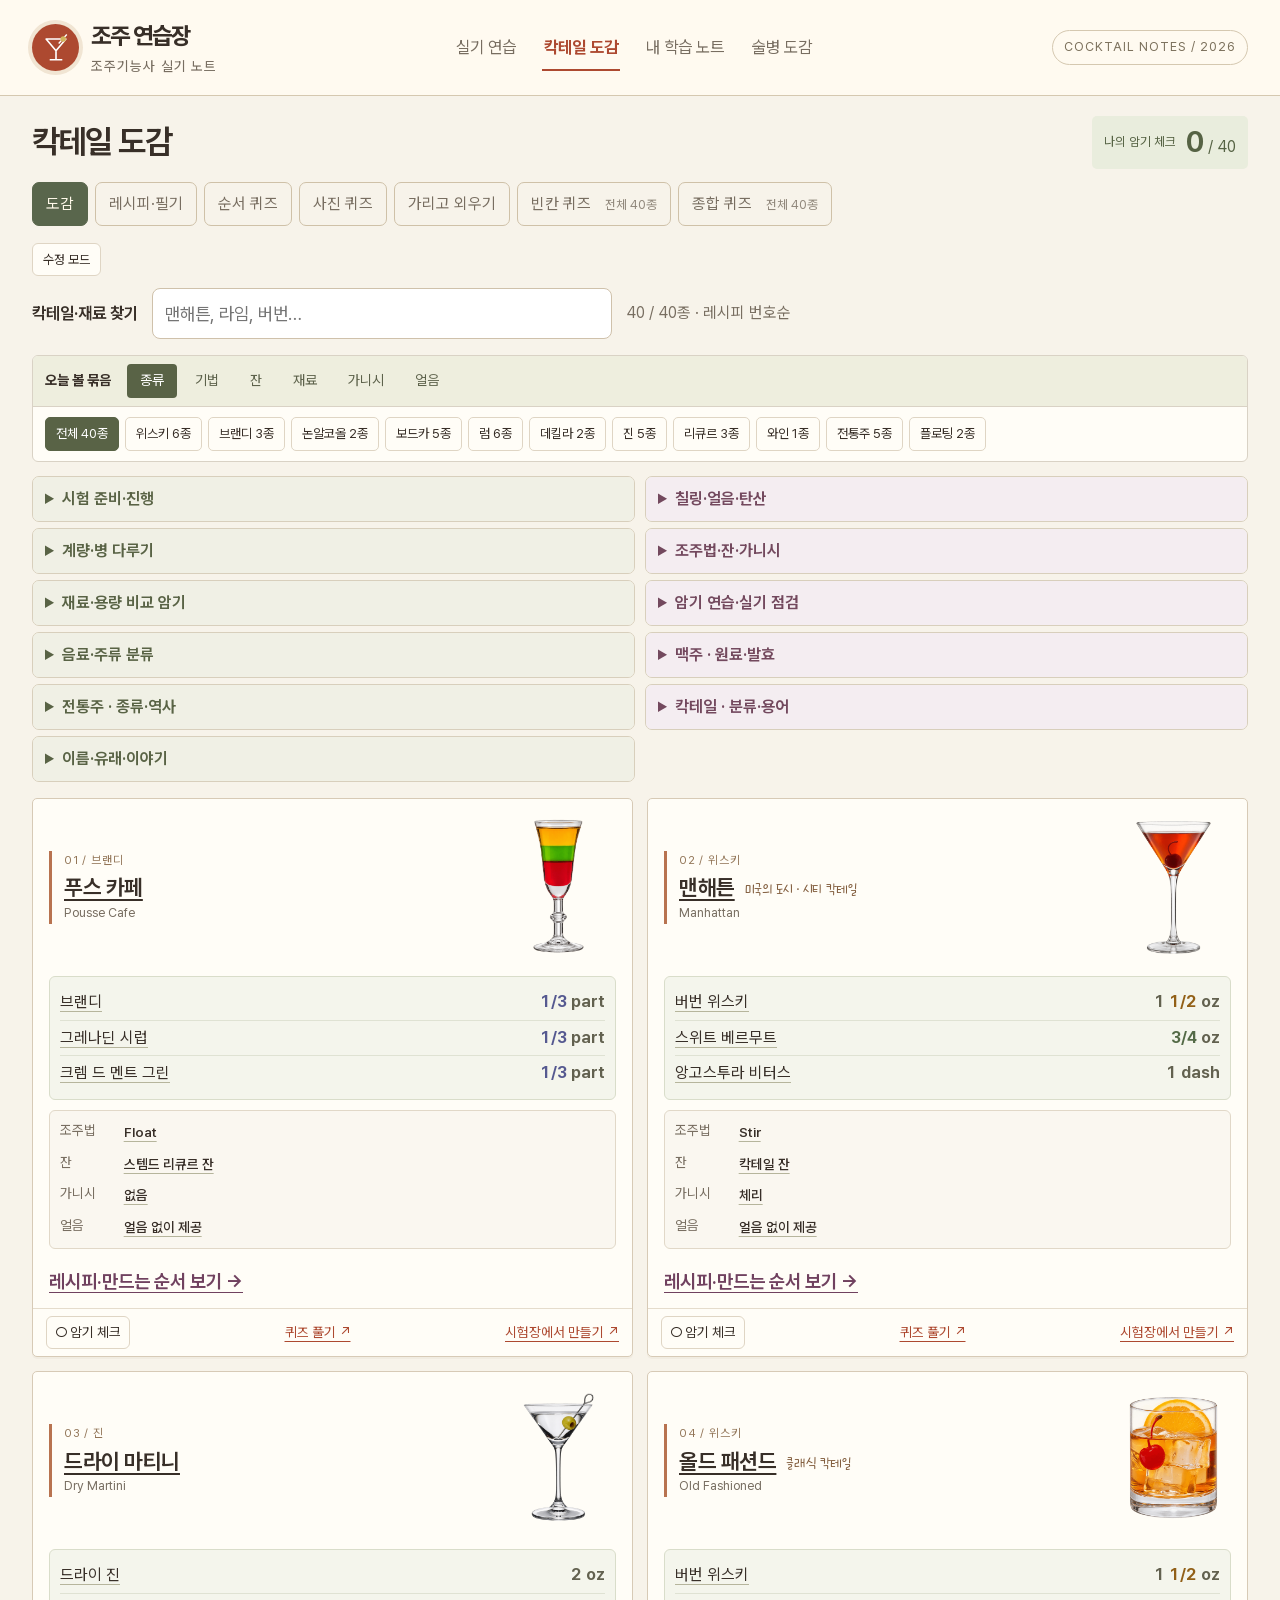
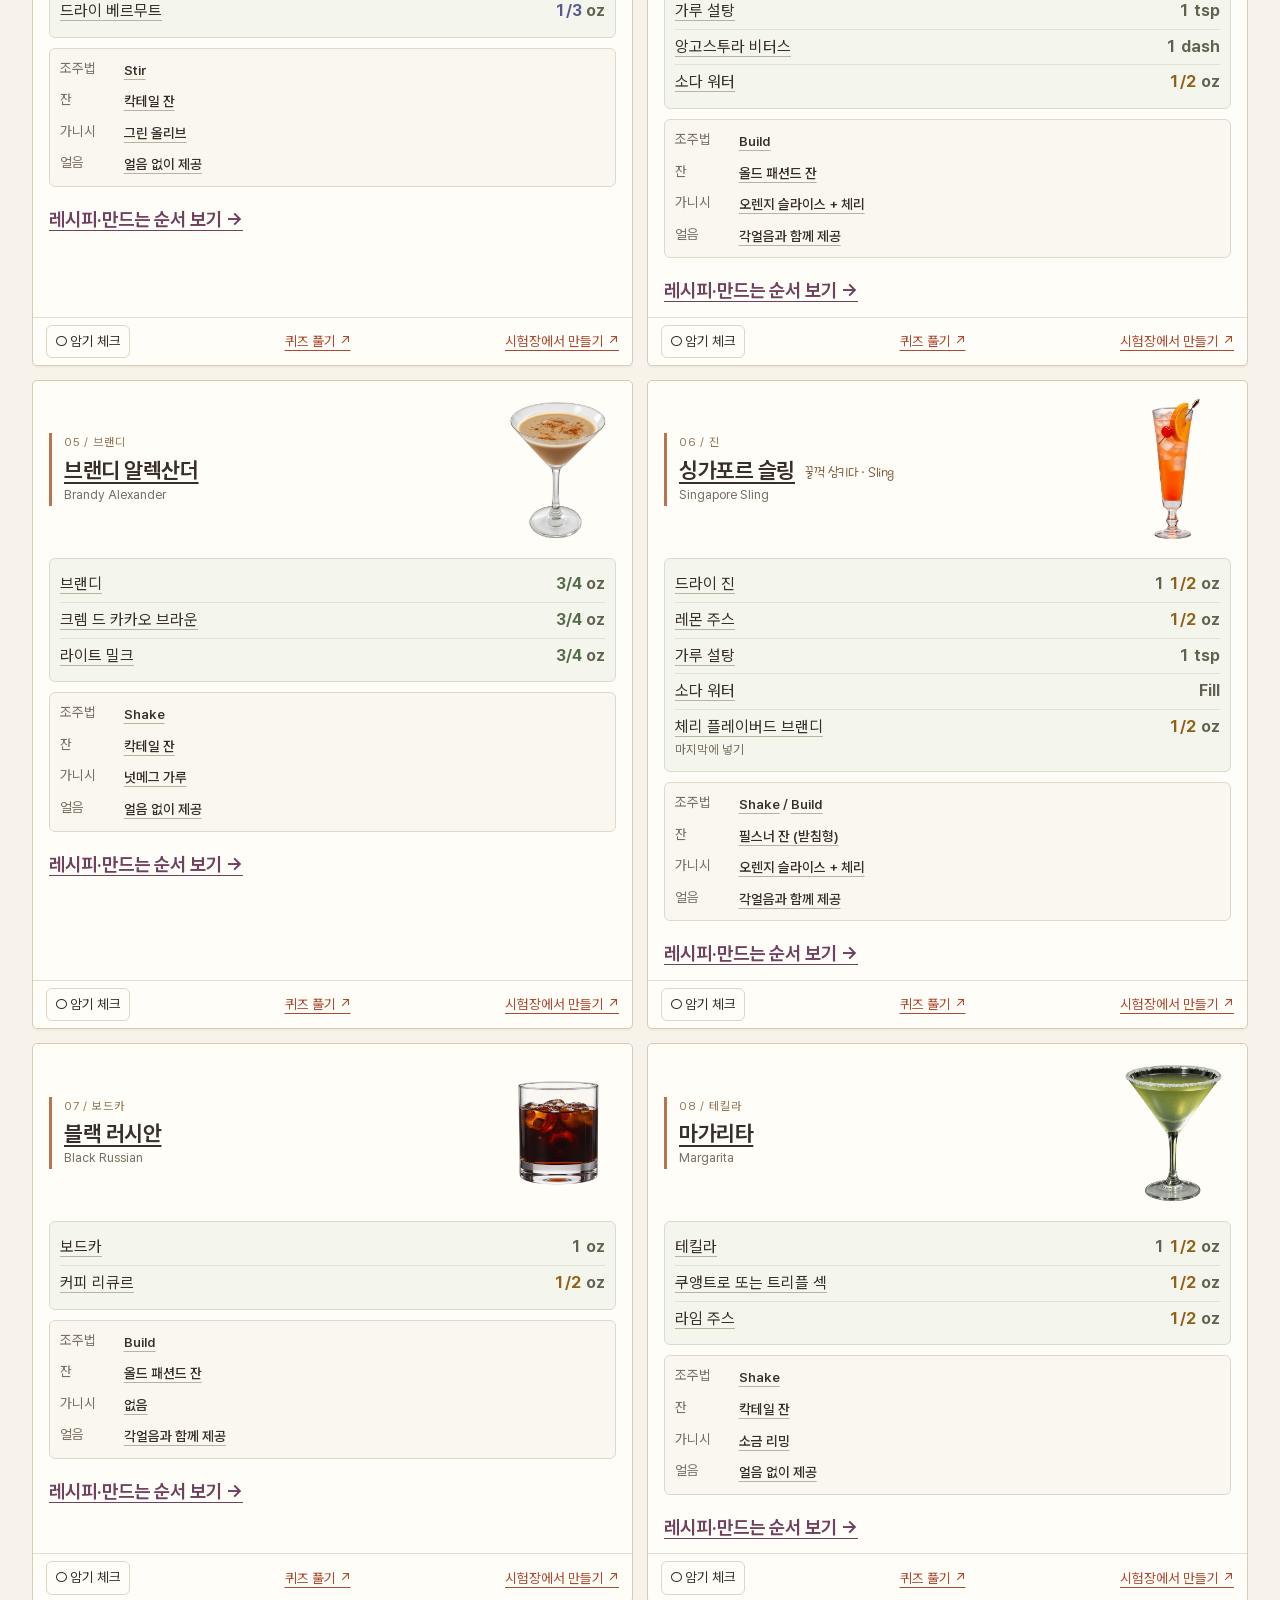
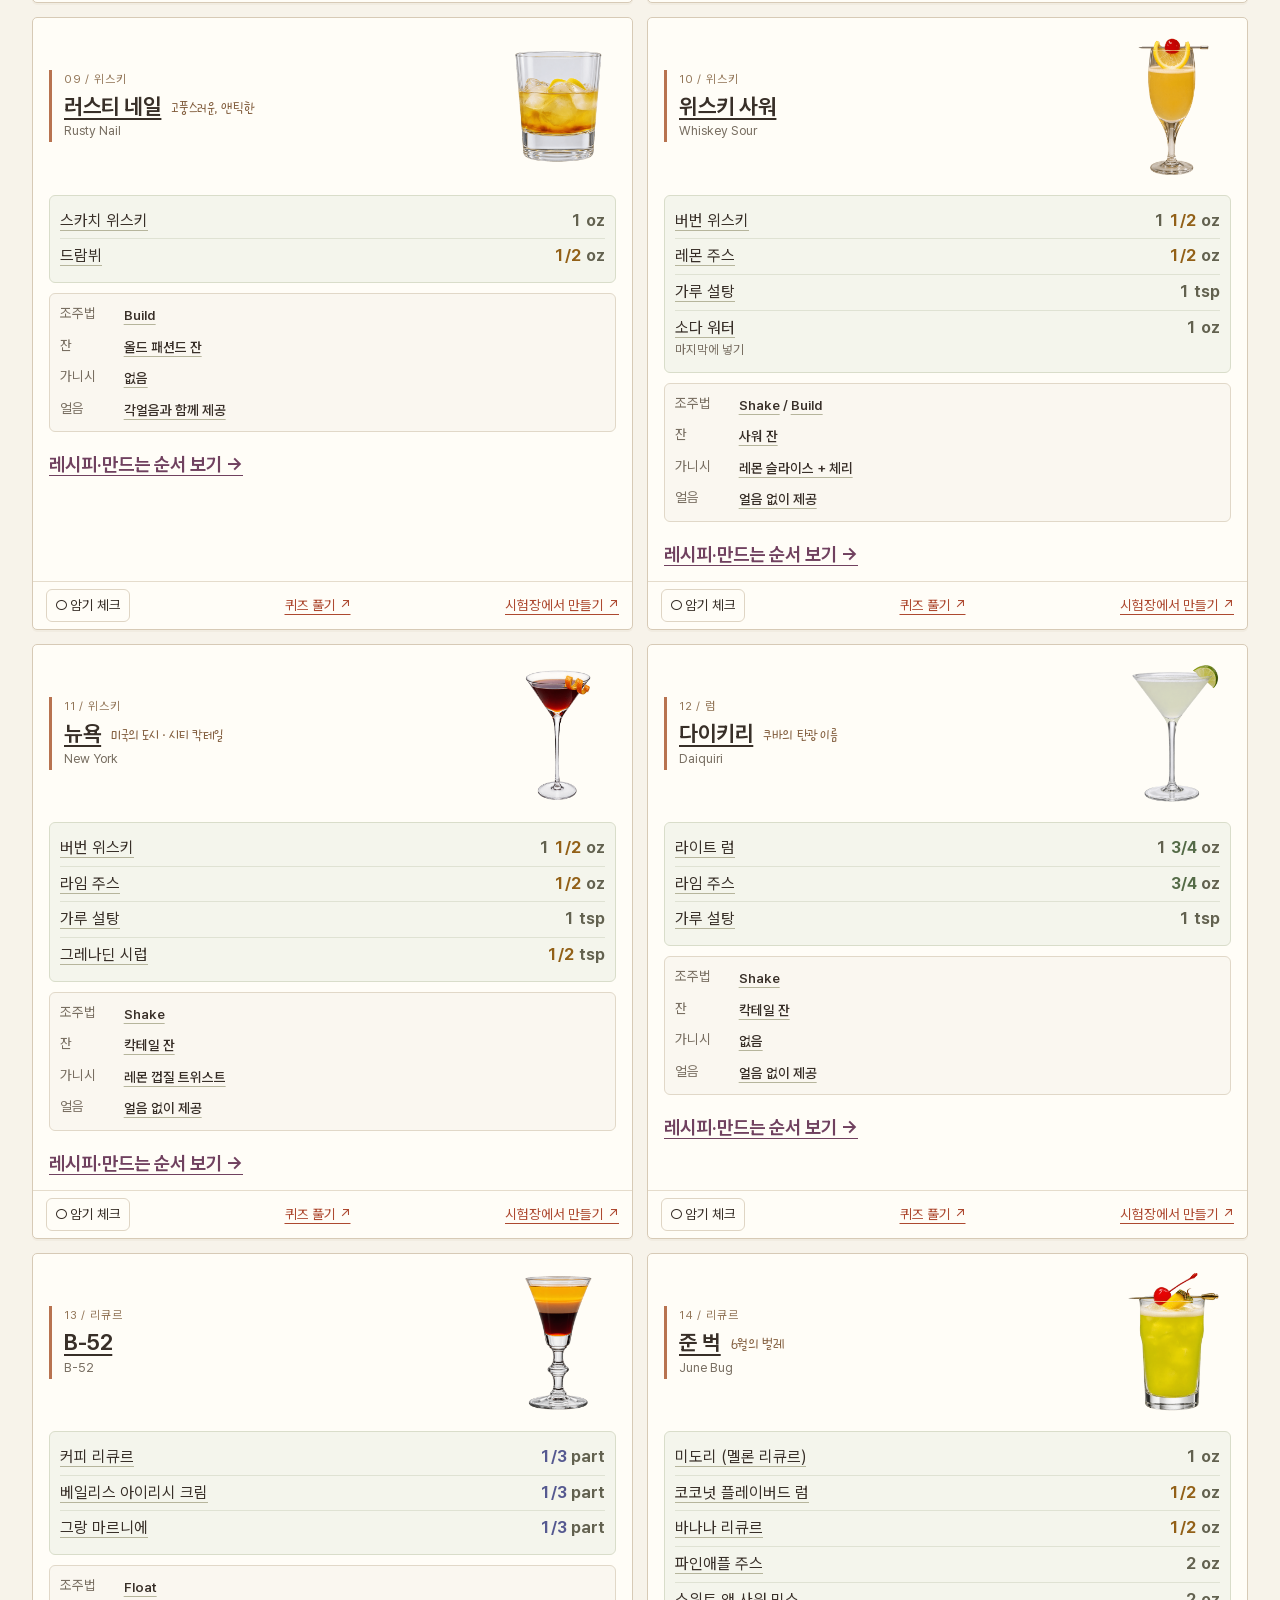
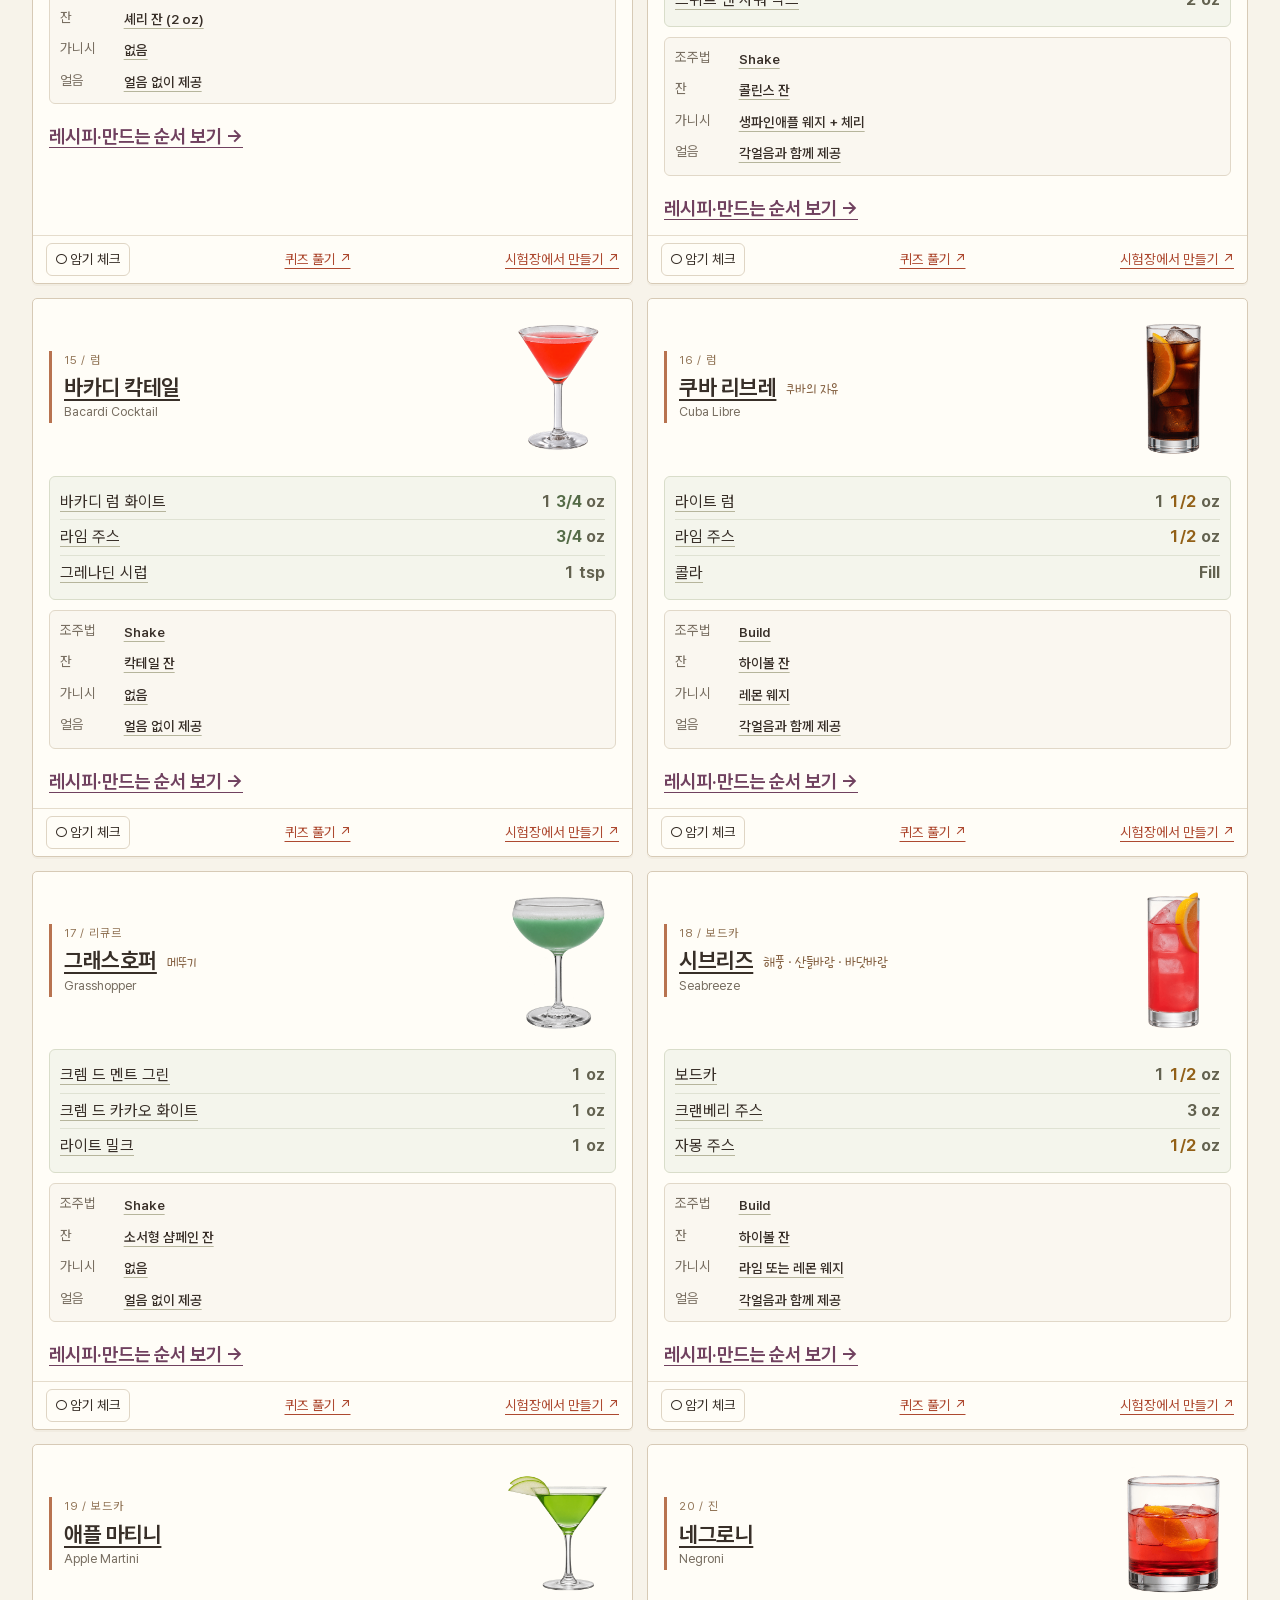
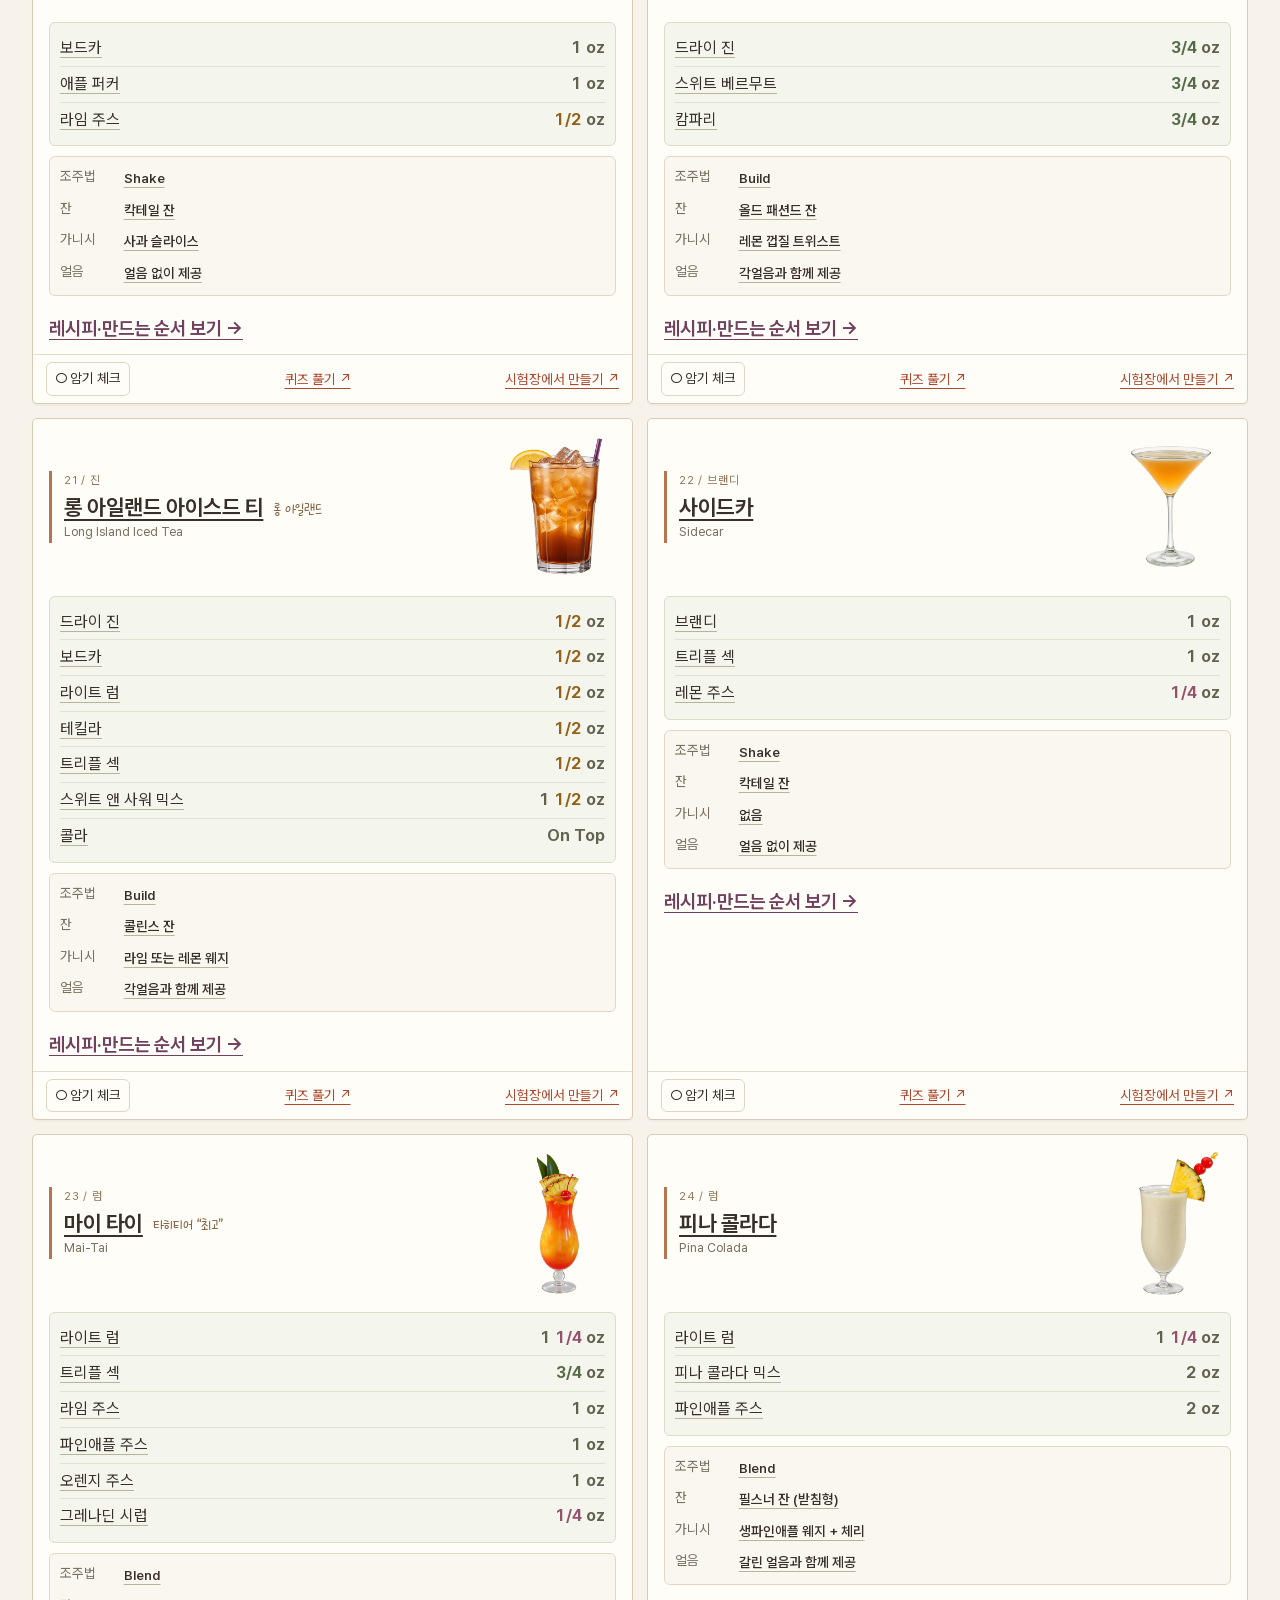
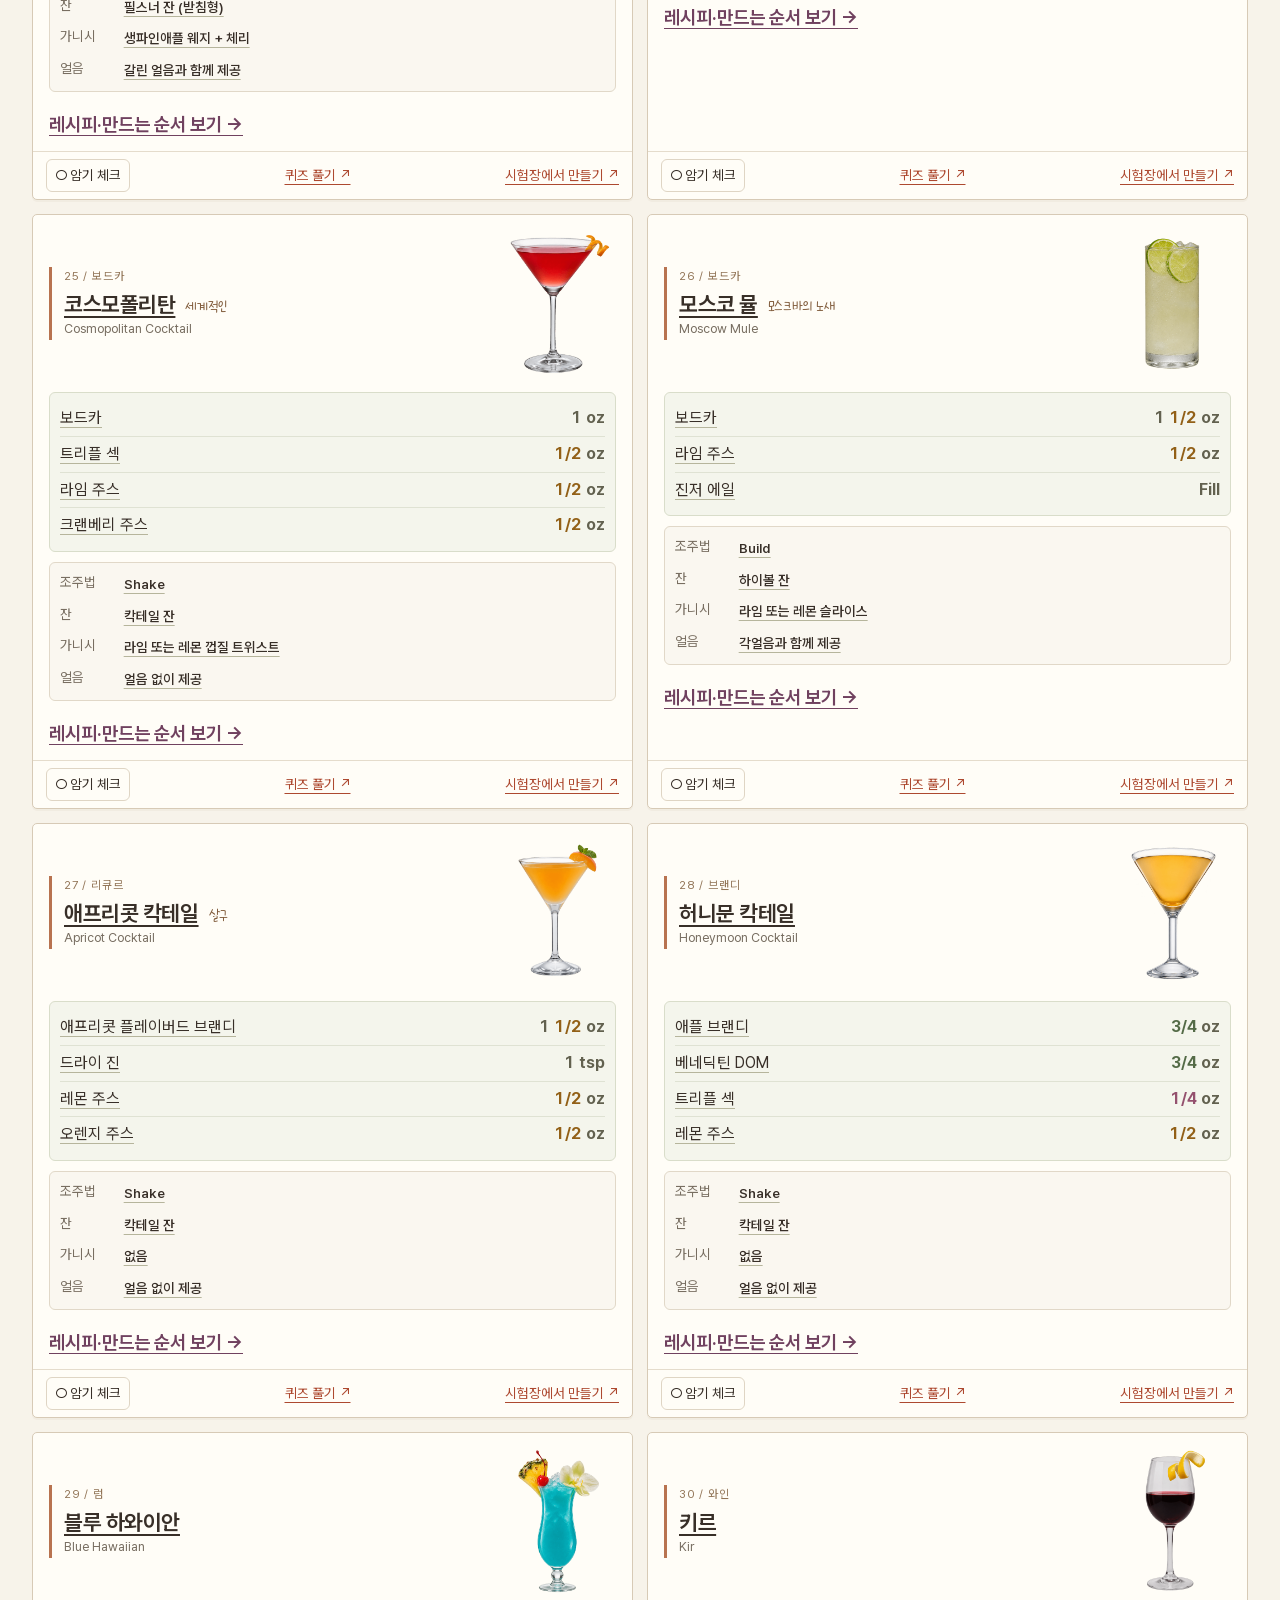
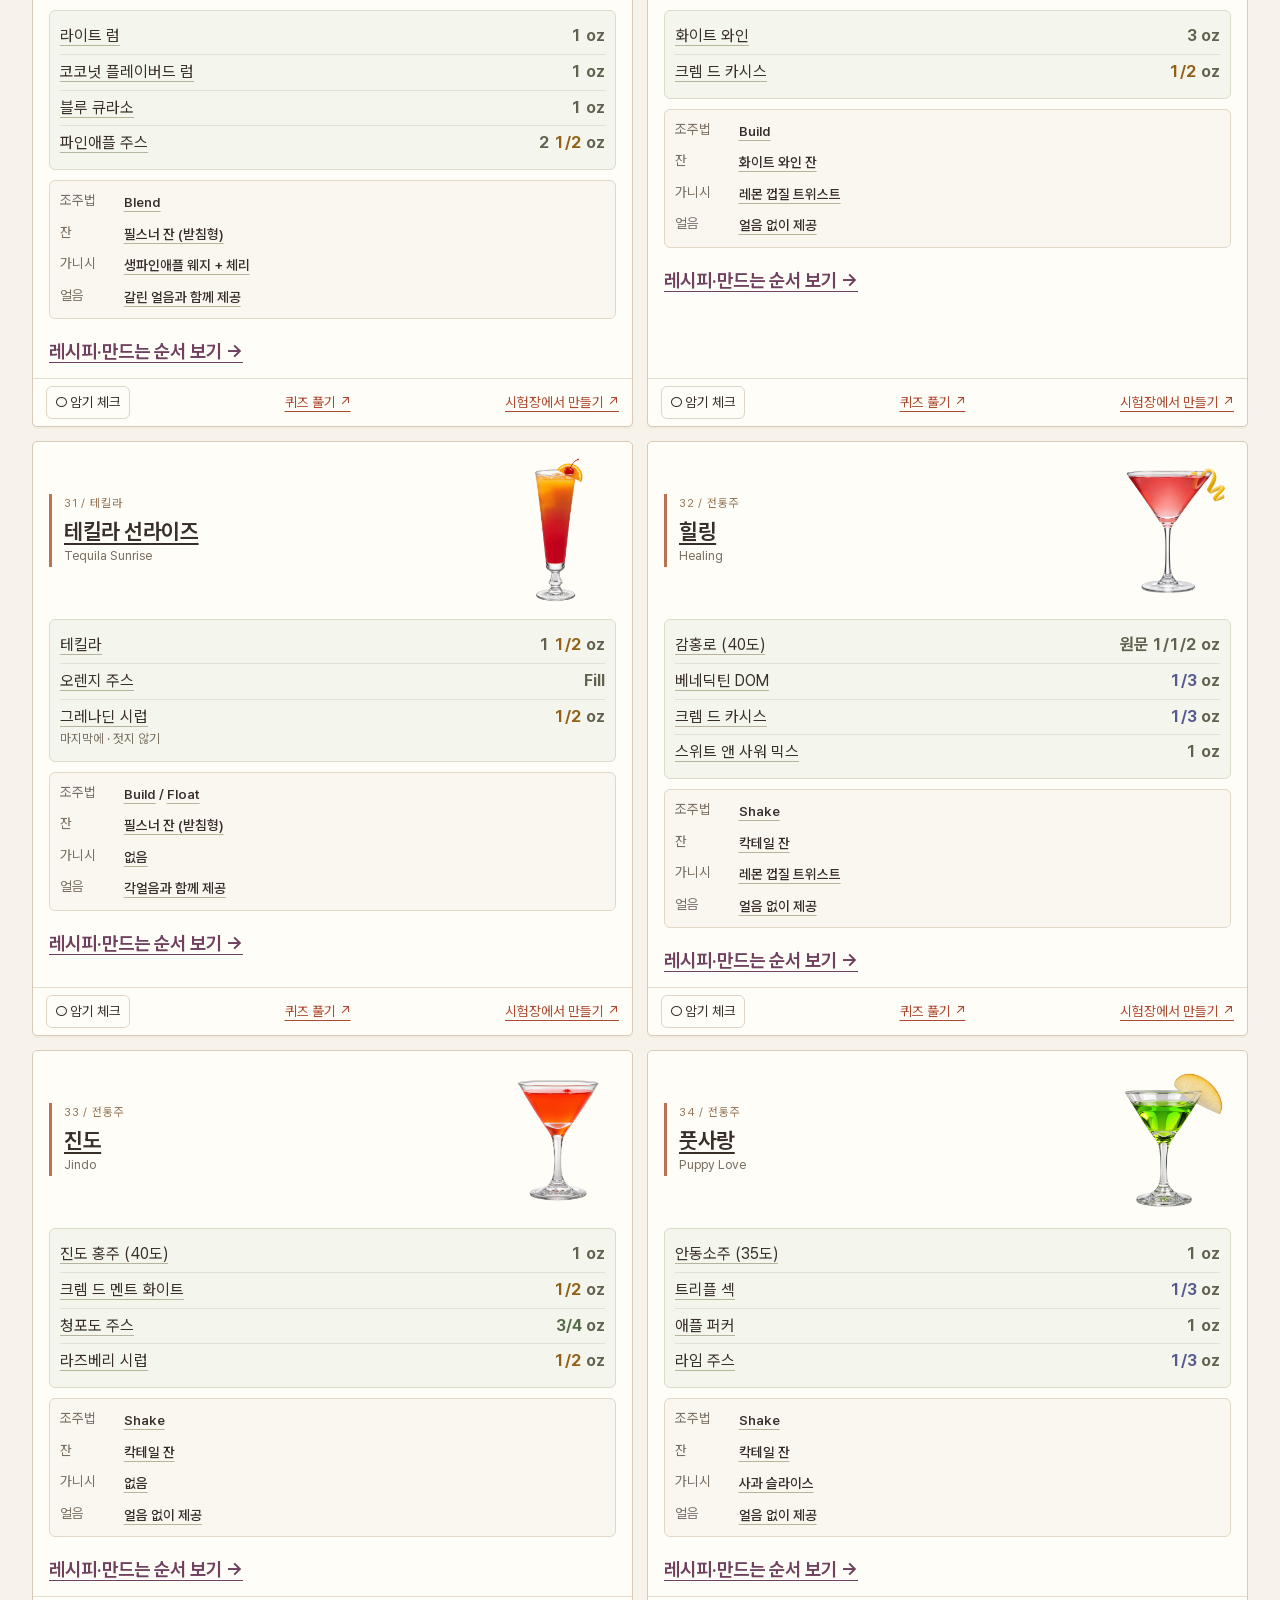
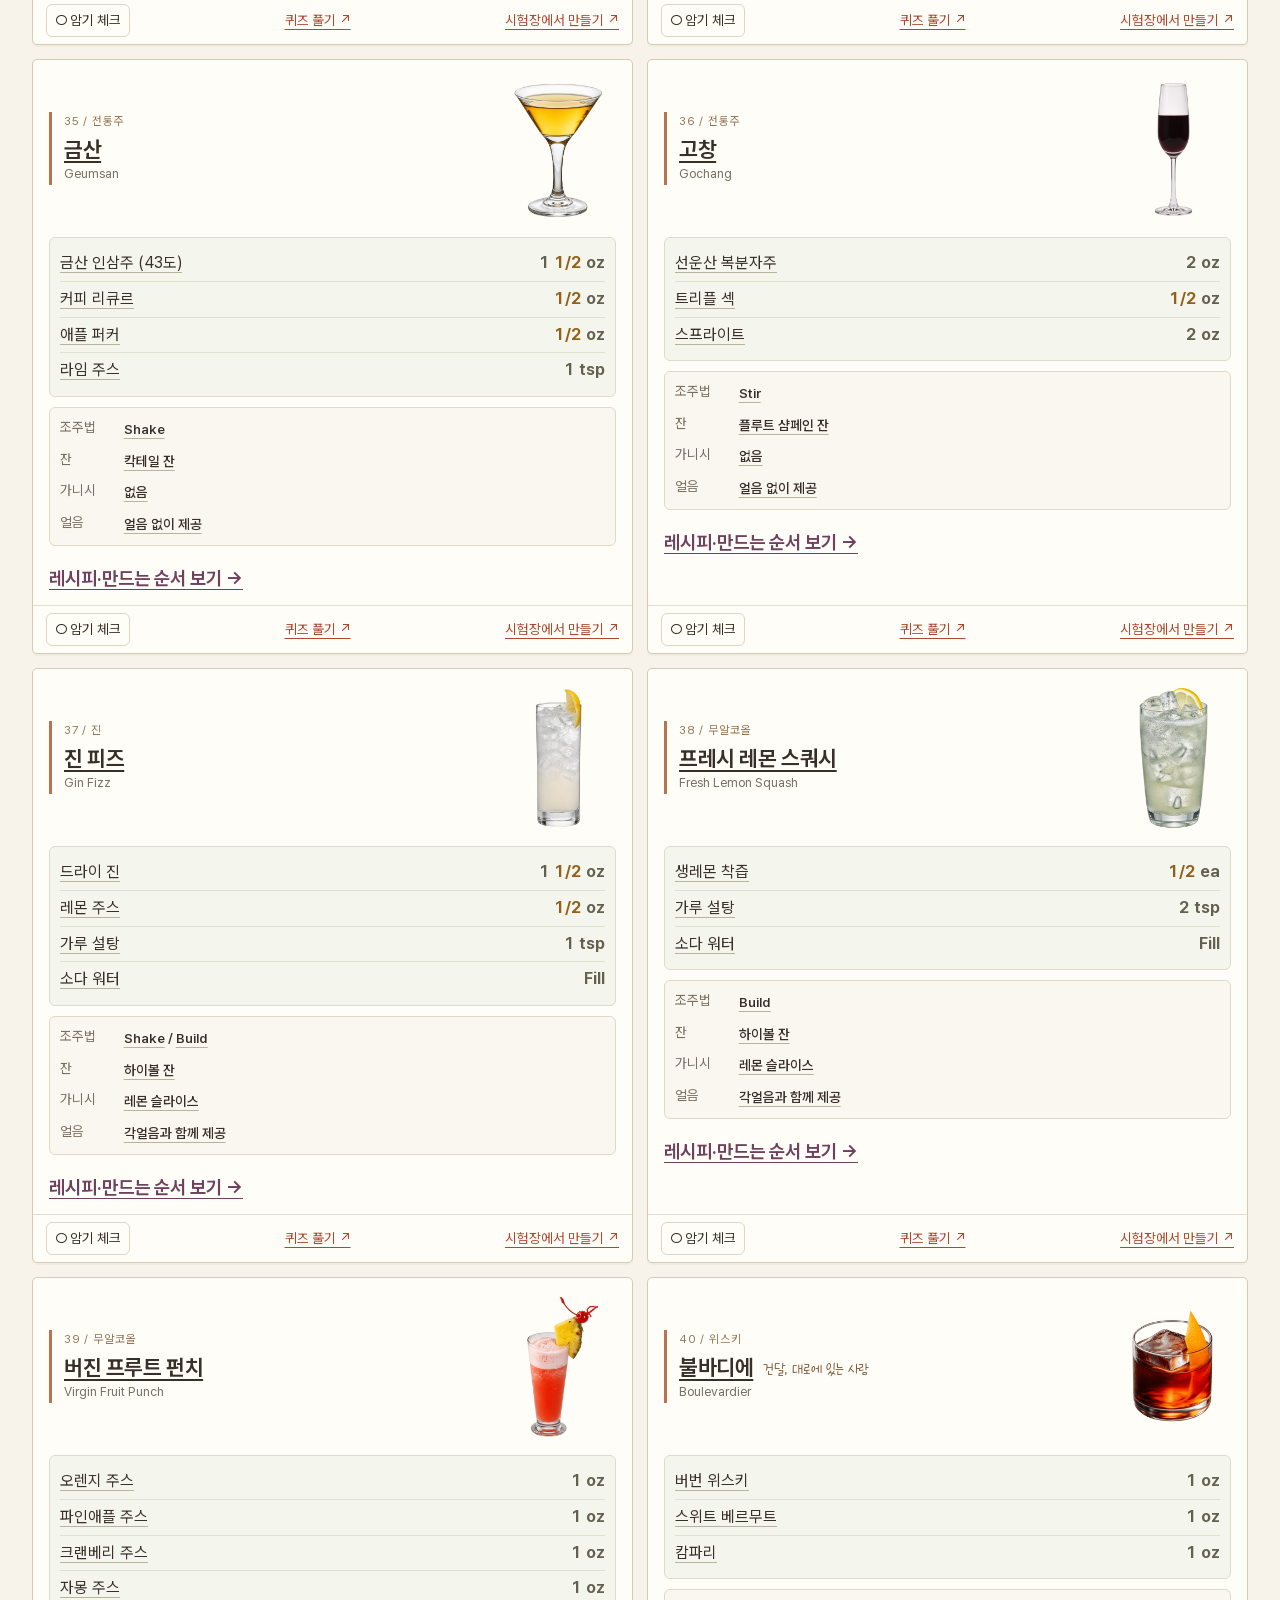
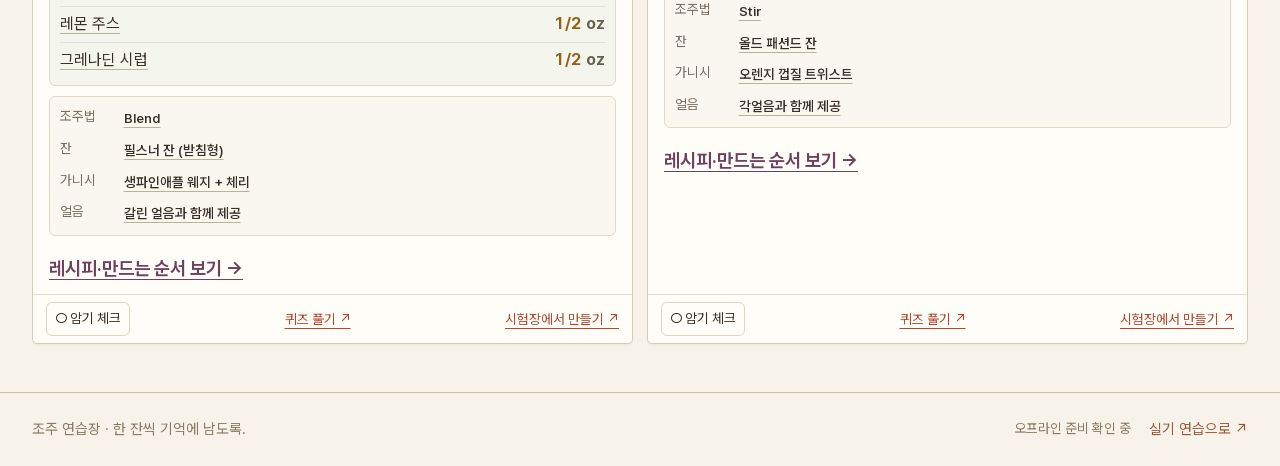
<file: memory.html>
<!DOCTYPE html>

<html lang="ko">
<head>
<meta charset="utf-8"/><meta content="width=device-width,initial-scale=1" name="viewport"/>
<meta content="#ad4930" name="theme-color"/><meta content="40종 실제 칵테일 사진과 레시피, 40종 암기 퀴즈, 기주·수업·PDF 필기를 한곳에서 공부하세요." name="description"/>
<title>칵테일 도감 · 레시피와 암기 · 조주 연습장</title>
<link href="icon.svg" rel="icon" type="image/svg+xml"/><link href="manifest.webmanifest" rel="manifest"/>
<link as="font" crossorigin="" href="fonts/PretendardVariable.woff2" rel="preload" type="font/woff2"/>
<link href="styles.css" rel="stylesheet"/><link href="bottles.css" rel="stylesheet"/><link href="memory.css" rel="stylesheet"/><link href="memory-notes.css" rel="stylesheet"/><link href="memory-drill.css" rel="stylesheet"/><link href="memory-expansion.css" rel="stylesheet"/>
<script defer="" src="data.js"></script><script defer="" src="quiz-review-data.js"></script><script defer="" src="quiz-review.js"></script><script defer="" src="bottle-data.js"></script><script defer="" src="bottles.js"></script><script defer src="image-art-part-01.js"></script><script defer src="image-art-part-02.js"></script><script defer src="image-art-part-03.js"></script><script defer src="image-art-part-04.js"></script><script defer src="image-art-part-05.js"></script><script defer src="image-art-part-06.js"></script><script defer="" src="art.js"></script><script defer="" src="memory-catalog.js"></script><script defer="" src="memory-quiz.js"></script><script defer="" src="memory-drill.js"></script><script defer="" src="materials.js"></script><script defer="" src="memory.js"></script><script defer="" src="offline.js"></script>

<link href="tequila.css" rel="stylesheet"/><link href="materials.css" rel="stylesheet"/><link href="quiz-review.css" rel="stylesheet"/></head>
<body class="memory-page">
<a class="skip" href="#main">본문으로 이동</a>
<header class="header"><div class="header-inner">
<a class="brand" data-home-link="" href="photo.html"><span class="seal" id="brand-mark"></span><span>조주 연습장<small>조주기능사 실기 노트</small></span></a>
<nav aria-label="주 메뉴"><a data-nav="practice" href="photo.html">실기 연습</a><a aria-current="page" class="active" data-nav="catalog" href="memory.html">칵테일 도감</a><a data-nav="notes" href="index.html#notes">내 학습 노트</a><a data-nav="bottles" href="bottles.html">술병 도감</a></nav>
<span class="edition">COCKTAIL NOTES / 2026</span>
</div></header>
<main id="main" tabindex="-1">
<div class="memory-heading"><div><div class="eyebrow">THE COMPLETE COCKTAIL NOTEBOOK</div><h1>칵테일 도감</h1><p>40잔의 레시피·사진·필기. 읽고, 가리고, 풀고, 직접 만들어 보기.</p></div><div class="memory-score"><span>나의 암기 체크</span><b id="memory-count">0<small> / 40</small></b><span id="memory-remaining">40종 더 외워요</span></div></div>

<p class="storage-warning" hidden="" id="memory-storage-warning" role="status"></p>
<nav aria-label="도감에서 공부하기" class="memory-modes"><a href="#overview" id="mode-overview">도감</a><a href="#recipes" id="mode-recipes">레시피·필기</a><a href="#sequence" id="mode-sequence">순서 퀴즈</a><a href="#photoquiz" id="mode-photoquiz">사진 퀴즈</a><a href="#cards" id="mode-cards">가리고 외우기</a><a href="#quiz" id="mode-quiz">빈칸 퀴즈 <span>전체 40종</span></a><a href="#drill" id="mode-drill">종합 퀴즈 <span>전체 40종</span></a></nav>
<section aria-label="칵테일 도감과 암기 자료" id="memory-content"></section>

</main>
<footer><span>조주 연습장 · 한 잔씩 기억에 남도록.</span><div class="footer-links"><span id="offline-status">오프라인 준비 확인 중</span><a data-home-link="" href="photo.html">실기 연습으로 ↗</a></div></footer>
<div aria-live="polite" class="sr-only" id="memory-status" role="status"></div>
<template id="memory-mnemonics-guide-template">
<details class="memory-mnemonics-guide">
<summary><strong>암기법</strong></summary>
<div class="mnemonics-guide-body">

<div class="mnemonics-pairs">
<section><h3>① 러스티 ↔ 블랙</h3><p class="mnemonics-formula">기주 1 oz + 짝꿍 ½ oz</p><p>러스티: <b>스카치 + 드람뷔</b><br/>블랙: <b>보드카 + 커피</b></p><p class="note-aside">둘 다 Build · 올드 패션드 잔 · 장식 없음. 두 병의 이름만 바꿔 말하기!</p></section>
<section><h3>② 모스코 ↔ 쿠바</h3><p class="mnemonics-formula">기주 1½ oz + 라임 ½ oz + 탄산 Fill</p><p>모스코: <b>보드카 + 진저 에일 + 슬라이스</b><br/>쿠바: <b>라이트 럼 + 콜라 + 레몬 웨지</b></p><p class="note-aside">보·진·슬 ↔ 럼·콜·웨. 둘 다 Build, 하이볼 잔!</p></section>
<section><h3>③ 다이키리 ↔ 바카디</h3><p class="mnemonics-formula">럼 1¾ oz + 라임 ¾ oz + 단맛 1 tsp</p><p>다이키리: <b>라이트 럼 + 가루 설탕</b><br/>바카디: <b>바카디 화이트 럼 + 그레나딘</b></p><p class="note-aside">가루 ↔ 빨간 시럽. 끝 숫자는 둘 다 ¾, 장식은 둘 다 없음.</p></section>
<section><h3>④ 사이드카 ↔ 애플 마티니</h3><p class="mnemonics-formula">기주 1 oz + 리큐르 1 oz + 신맛</p><p>사이드카: 브랜디·트리플 섹 + <b>레몬 ¼ oz</b><br/>애플: 보드카·애플 퍼커 + <b>라임 ½ oz</b></p><p class="note-aside">사이드카는 ¼, 애플은 ½. 둘 다 Shake, 애플만 사과 장식!</p></section>
</div>
<div class="mnemonics-shortcuts">
<section><h3>같은 양이어도, 온스는 다르다</h3><p><b>불바디에</b> 버·베·캄 → <b>각 1 oz</b><br/><b>알렉산더</b> 브·카·밀 → <b>각 ¾ oz</b><br/><b>블루 하와이안</b> 술 세 병 → <b>각 1 oz</b>, 파인애플만 <b>2½ oz</b></p></section>
<section><h3>블렌더는 ‘피·블·마·버’</h3><p><b>피</b>나 콜라다 · <b>블</b>루 하와이안 · <b>마</b>이 타이 · <b>버</b>진 프루트 펀치</p><p class="note-aside">이번 33종 중 Blend는 이 네 잔. 시험 시간 기준: ‘잔에 얼음 계량·칠링 → 바로 블렌더로 → 통에 재료 넣기 → 갈아서 같은 잔에’. 필스너 잔과 과일·체리도 연결!</p></section>
<section><h3>석류는 메뉴마다 단위까지!</h3><p><b>뉴욕</b> ½ <b>tsp</b> · <b>바카디</b> 1 <b>tsp</b><br/><b>마이 타이</b> ¼ <b>oz</b> · <b>버진 펀치</b> ½ <b>oz</b></p><p class="note-aside">‘뉴·바는 숟갈, 마·버는 온스.’ 코스모의 빨강은 석류가 아니라 크랜베리.</p></section>
<section><h3>순서에 예외가 있는 두 잔</h3><p><b>올드 패션드</b>는 설탕부터 녹이고 → 얼음·버번.<br/><b>위스키 사워</b>는 소다를 빼고 Shake → 마지막에 소다 1 oz.</p><p class="note-aside">올드 패션드는 설탕 먼저, 위스키 사워는 소다만 마지막에 따로!</p></section>
</div>

</div>
</details>
</template>
<template id="mnemonic-jj-02">
<details class="memory-mnemonic"><summary><span class="mnemonic-label">암기 한 줄</span><span class="mnemonic-chant">버·베 2:1, 비터스는 톡!</span></summary><div class="mnemonic-body"><p><b>버</b>번 1½ oz + 스위트 <b>베</b>르무트 ¾ oz + 비터스 1 dash. 2:1은 비율이며, 2 oz·1 oz를 넣는다는 뜻이 아니에요.</p><p class="note-aside">맨해튼은 체리 하나 떠올리기. Stir → 얼음 없이 칵테일 잔.</p></div></details>
</template>
<template id="mnemonic-jj-04">
<details class="memory-mnemonic"><summary><span class="mnemonic-label">암기 한 줄</span><span class="mnemonic-chant">설·비·소 먼저, 얼·버 나중!</span></summary><div class="mnemonic-body"><p><b>설</b>탕 1 tsp → <b>비</b>터스 1 dash → <b>소</b>다 ½ oz로 녹이기 → <b>얼</b>음 → <b>버</b>번 1½ oz. 마지막에 가볍게 젓고 장식해요.</p><p class="note-aside">설탕이 있어도 Shake로 가지 않는 메뉴. 직접 잔에 Build, 오렌지 슬라이스 + 체리.</p></div></details>
</template>
<template id="mnemonic-jj-11">
<details class="memory-mnemonic"><summary><span class="mnemonic-label">암기 한 줄</span><span class="mnemonic-chant">뉴욕은 라임 반, 석류는 반 숟갈.</span></summary><div class="mnemonic-body"><p>버번 1½ oz + <b>라임 ½ oz</b> + 설탕 1 tsp + <b>그레나딘 ½ tsp</b>. 같은 ‘반’이어도 주스는 oz, 석류 시럽은 tsp예요.</p><p class="note-aside">빨간 뉴욕은 석류! 빨간 코스모는 크랜베리. Shake, 레몬 껍질 트위스트.</p></div></details>
</template>
<template id="mnemonic-jj-10">
<details class="memory-mnemonic"><summary><span class="mnemonic-label">암기 한 줄</span><span class="mnemonic-chant">레몬 반·설탕 하나, 소다는 나중에 하나.</span></summary><div class="mnemonic-body"><p>버번 1½ oz + <b>레몬 ½ oz</b> + <b>설탕 1 tsp</b>를 Shake. 잔에 따른 뒤 <b>소다 1 oz</b>를 On Top으로 넣어요.</p><p class="note-aside">사워 전용 잔 + 레몬 슬라이스·체리. 소다까지 흔들지 않기, 이 수업에서는 얹은 뒤 젓지 않기.</p></div></details>
</template>
<template id="mnemonic-jj-40">
<details class="memory-mnemonic"><summary><span class="mnemonic-label">암기 한 줄</span><span class="mnemonic-chant">버·베·캄, 한 온스씩.</span></summary><div class="mnemonic-body"><p><b>버</b>번·스위트 <b>베</b>르무트·<b>캄</b>파리 = 각각 <b>1 oz</b>. 세 병이 같은 양이에요.</p><p class="note-aside">같은 양인 알렉산더는 각각 ¾ oz! 불바디에는 Stir → 얼음 있는 잔 → 오렌지 트위스트.</p></div></details>
</template>
<template id="mnemonic-jj-09">
<details class="memory-mnemonic"><summary><span class="mnemonic-label">암기 한 줄</span><span class="mnemonic-chant">스카치 하나, 드람뷔 반.</span></summary><div class="mnemonic-body"><p><b>스카치 1 oz + 드람뷔 ½ oz</b>. 두 재료를 제공 잔에서 Build하고 장식 없이 마무리해요.</p><p class="note-aside">블랙 러시안과 양·기법·잔·무장식이 같음. 러스티는 스카치+드람뷔, 블랙은 보드카+커피.</p></div></details>
</template>
<template id="mnemonic-jj-22">
<details class="memory-mnemonic"><summary><span class="mnemonic-label">암기 한 줄</span><span class="mnemonic-chant">브·트 하나씩, 레몬은 4분의 1.</span></summary><div class="mnemonic-body"><p><b>브</b>랜디 1 oz + <b>트</b>리플 섹 1 oz + <b>레몬 ¼ oz</b>. 사이드카의 신맛은 유독 ¼로 기억해요.</p><p class="note-aside">애플 마티니도 앞의 두 재료가 1 oz씩. 사이드카는 레몬¼, 애플은 라임½. 둘 다 Shake, 사이드카는 장식 없음.</p></div></details>
</template>
<template id="mnemonic-jj-05">
<details class="memory-mnemonic"><summary><span class="mnemonic-label">암기 한 줄</span><span class="mnemonic-chant">브·카·밀, 4분의 3씩.</span></summary><div class="mnemonic-body"><p><b>브</b>랜디·크렘 드 <b>카</b>카오 브라운·라이트 <b>밀</b>크 = 각각 <b>¾ oz</b>. 비율은 1:1:1이지만 1 oz씩이 아니에요.</p><p class="note-aside">초코 우유 같은 세 재료를 하드 셰이킹. 마지막은 넛메그 가루, 함께 흔드는 재료 아님.</p></div></details>
</template>
<template id="mnemonic-jj-28">
<details class="memory-mnemonic"><summary><span class="mnemonic-label">암기 한 줄</span><span class="mnemonic-chant">사·베 ¾, 트 ¼, 레 ½.</span></summary><div class="mnemonic-body"><p><b>사</b>과 브랜디와 <b>베</b>네딕틴은 각각 ¾ oz. <b>트</b>리플 섹은 ¼ oz, <b>레</b>몬은 ½ oz. 이 줄은 모두 oz예요.</p><p class="note-aside">허니문 부부처럼 사과와 허브가 같은 양! 트리플 섹보다 레몬이 두 배. Shake, 장식 없음.</p></div></details>
</template>
<template id="mnemonic-jj-38">
<details class="memory-mnemonic"><summary><span class="mnemonic-label">암기 한 줄</span><span class="mnemonic-chant">생레몬 반 개, 설탕 두 숟갈, 소다 채워.</span></summary><div class="mnemonic-body"><p><b>생레몬 ½ ea</b>를 짜고 <b>설탕 2 tsp</b>, 소다 워터 <b>Fill</b>. 반 ‘개’와 티스푼 ‘두 개’를 묶어요.</p><p class="note-aside">기존 40종 표에서 가루 설탕 2 tsp는 이 메뉴. 레몬 주스 ½ oz와 구분! Build, 하이볼 잔, 레몬 슬라이스.</p></div></details>
</template>
<template id="mnemonic-jj-39">
<details class="memory-mnemonic"><summary><span class="mnemonic-label">암기 한 줄</span><span class="mnemonic-chant">오·파·크·자 하나, 레·그 반.</span></summary><div class="mnemonic-body"><p><b>오</b>렌지·<b>파</b>인애플·<b>크</b>랜베리·<b>자</b>몽은 각각 <b>1 oz</b>. <b>레</b>몬과 <b>그</b>레나딘은 각각 <b>½ oz</b>. 여섯 재료 = 과즙 다섯 + 시럽 하나.</p><p class="note-aside">라임 없이 레몬! Blend → 필스너 잔 → 파인애플 웨지 + 체리.</p></div></details>
</template>
<template id="mnemonic-jj-07">
<details class="memory-mnemonic"><summary><span class="mnemonic-label">암기 한 줄</span><span class="mnemonic-chant">보드카 하나, 커피 반.</span></summary><div class="mnemonic-body"><p><b>보드카 1 oz + 커피 리큐르 ½ oz</b>. 검은 커피가 ‘블랙’이라고 연결해요.</p><p class="note-aside">러스티 네일의 스카치·드람뷔만 보드카·커피로 바꿔 떠올리기. Build, 올드 패션드 잔, 장식 없음.</p></div></details>
</template>
<template id="mnemonic-jj-26">
<details class="memory-mnemonic"><summary><span class="mnemonic-label">암기 한 줄</span><span class="mnemonic-chant">보·라·진, 하나 반·반·Fill.</span></summary><div class="mnemonic-body"><p><b>보</b>드카 1½ oz + <b>라</b>임 ½ oz + <b>진</b>저 에일 Fill. 여기서 ‘진’은 기주 Gin이 아니라 진저 에일이에요.</p><p class="note-aside">모스코는 슬라이스! 쿠바는 콜라와 웨지. 두 메뉴 모두 Build, 하이볼 잔.</p></div></details>
</template>
<template id="mnemonic-jj-18">
<details class="memory-mnemonic"><summary><span class="mnemonic-label">암기 한 줄</span><span class="mnemonic-chant">보·크·자, 하나 반·셋·반.</span></summary><div class="mnemonic-body"><p><b>보</b>드카 <b>1½ oz</b> + <b>크</b>랜베리 <b>3 oz</b> + <b>자</b>몽 <b>½ oz</b>. 빨간 주스만 세 온스로 가장 많아요.</p><p class="note-aside">바닷바람에는 크랜베리와 자몽 두 주스. 라임 주스를 더하지 않기! Build, 하이볼 잔, 웨지.</p></div></details>
</template>
<template id="mnemonic-jj-25">
<details class="memory-mnemonic"><summary><span class="mnemonic-label">암기 한 줄</span><span class="mnemonic-chant">보드카만 하나, 트·라·크는 반씩.</span></summary><div class="mnemonic-body"><p><b>보드카 1 oz</b> + <b>트</b>리플 섹·<b>라</b>임·<b>크</b>랜베리 각각 <b>½ oz</b>. 하나 뒤에 반·반·반.</p><p class="note-aside">코스모의 빨강은 크랜베리. 뉴욕의 그레나딘과 바꾸지 않기. Shake, 칵테일 잔, 껍질 트위스트.</p></div></details>
</template>
<template id="mnemonic-jj-19">
<details class="memory-mnemonic"><summary><span class="mnemonic-label">암기 한 줄</span><span class="mnemonic-chant">보·애 하나씩, 라임은 반.</span></summary><div class="mnemonic-body"><p><b>보</b>드카 1 oz + <b>애</b>플 퍼커 1 oz + <b>라임 ½ oz</b>. 애플 퍼커는 사워 애플 리큐르예요.</p><p class="note-aside">사이드카와 1·1까지 같고 신맛만 ¼↔½로 비교. 애플은 라임, 사과 슬라이스! 이름에 마티니가 있어도 베르무트는 없음.</p></div></details>
</template>
<template id="mnemonic-jj-24">
<details class="memory-mnemonic"><summary><span class="mnemonic-label">암기 한 줄</span><span class="mnemonic-chant">럼 하나와 ¼, 믹스·파인은 둘씩.</span></summary><div class="mnemonic-body"><p><b>라이트 럼 1¼ oz</b> + <b>피나 콜라다 믹스 2 oz</b> + <b>파인애플 2 oz</b>. 큰 두 잔은 똑같이 둘.</p><p class="note-aside">럼 1¼는 마이 타이와 짝꿍. 시험에서는 믹스를 쓰고 Blend → 필스너 잔 → 파인애플 웨지 + 체리.</p></div></details>
</template>
<template id="mnemonic-jj-29">
<details class="memory-mnemonic"><summary><span class="mnemonic-label">암기 한 줄</span><span class="mnemonic-chant">럼·블루·코코 하나씩, 파인은 둘 반.</span></summary><div class="mnemonic-body"><p><b>라이트 럼·블루 큐라소·코코넛 럼 각 1 oz</b> + <b>파인애플 2½ oz</b>. 술 세 병 하나씩, 주스만 둘 반.</p><p class="note-aside">블루=파랑, 하와이=코코넛으로 연결. 이 시험 레시피에는 라임 없음! Blend, 필스너 잔, 파인애플 웨지 + 체리.</p></div></details>
</template>
<template id="mnemonic-jj-23">
<details class="memory-mnemonic"><summary><span class="mnemonic-label">암기 한 줄</span><span class="mnemonic-chant">술은 둘, 파라오 하나씩, 석류 ¼.</span></summary><div class="mnemonic-body"><p>두 술은 <b>라이트 럼 1¼ + 트리플 섹 ¾ = 2 oz</b>. <b>파</b>인애플·<b>라</b>임·<b>오</b>렌지 각 <b>1 oz</b>, 그레나딘 <b>¼ oz</b>.</p><p class="note-aside">파라오는 세 주스 이름의 앞글자! 럼의 끝 ¼와 석류¼를 연결. Blend, 생파인애플 웨지 + 체리로 함께 외우기. 오렌지 대안 표기는 해설에서 확인.</p></div></details>
</template>
<template id="mnemonic-jj-16">
<details class="memory-mnemonic"><summary><span class="mnemonic-label">암기 한 줄</span><span class="mnemonic-chant">럼·라·콜, 하나 반·반·Fill.</span></summary><div class="mnemonic-body"><p><b>럼</b> 1½ oz + <b>라</b>임 ½ oz + <b>콜</b>라 Fill. 모스코 뮬의 숫자를 그대로 연결해요.</p><p class="note-aside">콜라는 웨지! 쿠바의 장식은 레몬 웨지, 모스코는 슬라이스. 럼콕에 라임을 더한 조합, Build.</p></div></details>
</template>
<template id="mnemonic-jj-12">
<details class="memory-mnemonic"><summary><span class="mnemonic-label">암기 한 줄</span><span class="mnemonic-chant">럼은 하나와 ¾, 라임 ¾, 설탕 한 숟갈.</span></summary><div class="mnemonic-body"><p><b>라이트 럼 1¾ oz</b> + <b>라임 ¾ oz</b> + <b>설탕 1 tsp</b>. 럼과 라임의 끝 숫자는 둘 다 ¾.</p><p class="note-aside">다이키리는 가루 설탕, 바카디는 빨간 시럽. 둘 다 Shake, 칵테일 잔, 장식 없음.</p></div></details>
</template>
<template id="mnemonic-jj-15">
<details class="memory-mnemonic"><summary><span class="mnemonic-label">암기 한 줄</span><span class="mnemonic-chant">바카디 지정! 설탕 대신 빨간 한 숟갈.</span></summary><div class="mnemonic-body"><p><b>바카디 화이트 럼 1¾ oz</b> + <b>라임 ¾ oz</b> + <b>그레나딘 1 tsp</b>. 다이키리의 설탕을 같은 1 tsp 시럽으로 바꿔 떠올려요.</p><p class="note-aside">기주는 반드시 바카디 화이트 럼으로 기억. 그레나딘 1 oz가 아님! Shake, 칵테일 잔, 장식 없음.</p></div></details>
</template>
<template id="common-prep-template">
<section aria-labelledby="common-prep-title" class="common-prep">
<div class="common-prep-head"><h2 id="common-prep-title">공통 준비 · 만들기 전, 잔부터 차갑게</h2></div>
<div class="common-prep-brief"><p><b>시험 준비</b> 제출할 잔 3개를 먼저 고른다. 기본 칠링은 각 잔에 얼음 3개씩. Blend 메뉴는 필스너 잔에 얼음을 계량해 한 번 칠링하고 바로 블렌더 통으로 옮기기.</p><p><b>계량 자세</b> 술을 받을 잔은 몸 앞에. 지거로 계량하고 가까이에서 따르기.</p></div>
<details class="common-prep-details"><summary>칠링·얼음·도구 준비</summary><div class="common-prep-grid">
<section><h3>시험과 업장의 칠링</h3><p>업장에서는 얼음을 넣고 스푼으로 저어 사전 칠링하거나, 냉동실에 보관한 잔을 꺼내 사용한다.</p><p class="note-aside">올드 패션드는 얼음이 있으니 사전 칠링 생략. 헷갈리면 시험 때 잔 3개에 얼음을 다 넣어 두기. 설탕 녹이기 전에는 칠링 얼음을 비운다.</p></section>
<section><h3>믹싱 글라스와 녹은 물</h3><p>Stir용 믹싱 글라스는 얼음과 스푼으로 미리 칠링한다. 계량 전에 스트레이너로 얼음을 잡고 녹은 물만 버린다.</p><p class="note-aside">수업에서 말한 ‘길고 투명한 쉐이킹 잔’. 잔 자체를 냉동실에 두기도 함. 업장에서는 얼음을 넉넉히 준비 — 너무 적으면 빨리 녹아 물이 많이 생긴다는 메모.</p></section>
<section><h3>레몬 껍질 손질</h3><p>껍질을 사용하는 메뉴는 흰 부분을 덜어내고 노란 부분 위주로 준비한다.</p><p class="note-aside">‘흰 부분을 없애듯 베어 노란 부분만!’ 껍질 가니시용 메모. 올드 패션드의 장식은 오렌지 슬라이스 + 체리.</p></section>
</div></details>
<details class="lesson-original"><summary>필기</summary><div class="lesson-original-body"><p class="note-aside">순서: 잔 고르기 &gt; 얼음 칠링하기 &gt; 기법 생각하기 &gt; 기주 선택하기 &gt; 칠링한 얼음 물 버리기 &gt; 술 말기 &gt; 가니쉬(장식) 넣기</p><p class="note-aside">시험: 잔에 얼음 3개넣어(칠링) 옆에 빼두기 / 업장이라면 사전칠링(얼음넣어 수저로 젓기) 하거나 잔을 냉동실에 보관했다 꺼내서 제공할 것 / 실제 업장이라면 얼음 너무 적게 넣으면 빨리 녹아서 물이 많이 생기니까 쉐이킹 잔(투명하고 긴 컵)에 얼음을 가득 채운 후 진행함. 스푼으로 저어 사전칠링하거나 얘 자체를 냉동실에 넣어놈. 스트레이너로 잘 잡고 물만 따라서 버림. 잔은 흘리지 않도록 몸 앞에 두고 지거링(술 계량) 해서 따르는 것이 흘리지 않음.</p><p class="note-aside">만들기 전, 잔부터 차갑게: 모든 것에 동일 적용.</p><p class="note-aside">지거링할때 손 가로로 할 것</p><p class="note-aside">술 뚜껑 다 여는 것은 권장하지 않음</p><p class="note-aside">짐빔: 버번위스키</p><p class="note-aside">나폴레옹: 브랜디</p><p class="note-aside">블렌딩: 필스너 잔에 얼음 계량해서 칠링 한번 하고 바로 블렌더로 옮깁니다. 녹은 물 따라버리기 이런거 말구요. 그리고 블렌더 통에 술 부으며 작업합니다.(시험 시간 기준)</p></div></details>
</section>
</template>
<template id="manhattan-note-template">
<section aria-label="맨해튼 수업 노트" class="recipe-notes manhattan-notes">
<p class="note-cue">버번부터 계량 · Stir · 얼음 없이 제출</p>
<p class="note-taste"><span>한 줄 평</span> 깔끔함.............. 걍 깔끔한 술.</p>
<details class="recipe-note-details"><summary>만드는 순서</summary><div class="note-detail-body">
<header class="note-heading"><h4 id="manhattan-notes-title">맨해튼 필기</h4></header>
<div class="mn-layout">
<section aria-labelledby="mn-flow-title" class="mn-flow mn-practice"><h5 id="mn-flow-title">맨해튼, 실제로 손이 움직이는 순서</h5>
<p class="mn-small">스터링 약 3번·믹싱 글라스 80%·코스터 동작은 수업 메모. 재료와 용량은 위 표 기준.</p>
<ol>
<li><strong>바틀 열기 → 라벨 쇼잉</strong><p>병을 열고 <strong>라벨이 보이도록</strong> 잡는다. 재료를 확인하면서 계량 시작!</p></li>
<li><strong>버번 위스키 1 1/2 oz</strong><p>기주부터 지거링해서 믹싱 글라스에 따른다. <strong>켄터키 = 미국</strong>으로 연결!</p><p class="mn-small">시험용 병 암기: ‘켄터키 젠틀맨(Kentucky Gentleman)’. 실제 지급 병의 라벨을 확인하기.</p></li>
<li><strong>스위트 베르무트 3/4 oz</strong><p><strong>마티니 빨간 뚜껑 · Rosso.</strong> 지거로 계량해서 넣는다. 초록 뚜껑 Extra Dry와 헷갈리지 않기.</p></li>
<li><strong>앙고스투라 비터스 1 dash</strong><p>뚜껑을 열고, <strong>병과 잔을 ‘八’ 모양</strong>으로 잡는 동작을 떠올린다. 옆쪽으로 기울여 <strong>톡!</strong> 한 번 털기.</p><p class="mn-small">확 기울이면 비터스가 앞으로 튈 수 있으니 방향을 잡고 톡 털기.</p></li>
<li><strong>바스푼으로 스터링</strong><p>시험: 약 3번 젓기. 업장: 손등에 소량 떨어뜨려 맛보고, 더 저을지 판단.</p><p class="mn-small">업장에서는 횟수만 세기보다 차가움·희석·맛의 균형을 확인하기.</p></li>
<li><strong>제출 잔의 칠링 얼음 버리기</strong><p>옆에 둔 <strong>V자 칵테일 글라스의 얼음과 녹은 물</strong>을 비운다. 이 맨해튼은 <strong>얼음 없이</strong> 담아 제출!</p><p class="mn-small">‘스템(stem)’은 잔의 다리. 여기서 ‘얼음 없음’은 이 맨해튼의 제공 방식으로 기억하기.</p></li>
<li><strong>스트레이너로 입구 잡기</strong><p><strong>용수철이 달린 스트레이너</strong>를 긴 믹싱 글라스 입구에 맞춰 잘 잡는다. 따를 때 혼합용 얼음이 함께 나오지 않도록 거른다.</p></li>
<li><strong>믹싱 글라스 80% 확인</strong><p><strong>술을 섞는 긴 믹싱 글라스의 80%를 넘기지 않기.</strong> 따르기 전, 수업에서 강조한 채움 기준과 흘리지 않을 여유를 확인한다.</p><p class="mn-small">80%는 V자 제출 잔이 아니라 믹싱 글라스 기준.</p></li>
<li><strong>V자 잔에 따르기 → 코스터로</strong><p>스트레이너로 걸러 <strong>칵테일 글라스에 먼저</strong> 따른다. 흘리지 않도록 완성 잔을 코스터로 옮긴다.</p><p class="mn-small">시험 수업 메모: 코스터 위에서 만들지 않기. 먼저 따르고, 그다음 코스터로!</p></li>
<li><strong>가니시 픽에 체리 꽂기</strong><p>이쑤시개처럼 생긴 <strong>가니시 픽</strong>에 체리를 꽂아 잔에 담고 마무리한다.</p></li>
</ol>
<p class="mn-order-reminder">라벨 → 버번 → 스위트 베르무트 → 비터스 → 스터링 → 제출 잔 비우기 → 거르기 → 따르기 → 코스터 → 체리</p>
</section>
<div class="mn-memos">
<section><h5>도시 이름을 보면, 나라부터!</h5><p>맨해튼·뉴욕은 도시명 → <strong>시티 칵테일</strong>로 연결해서 외우기. 이 두 메뉴의 시험 레시피는 미국의 <strong>버번 위스키</strong>를 사용한다.</p><p class="mn-highlight">버번 ↔ 시티 칵테일 ↔ 미국</p><p class="mn-small">맨해튼·뉴욕을 외우기 위한 연결 문장. 기주는 각 메뉴의 공식 레시피로 확인!</p></section>
<section><h5>기주와 부재료 구분하기</h5><p><strong>버번 위스키 = 기주.</strong><br/>스위트 베르무트와 앙고스투라 비터스 = 부재료.<br/><strong>베르무트 = 향을 더한 주정강화와인.</strong><br/><strong>oz = 온스</strong>(여기서는 액량 온스).</p></section>
<section><h5>Stir, 그리고 한 번 툭!</h5><p>Stir = 바 스푼으로 저어 거름망으로 거르기. dash = 한 번 툭, 3~5방울.</p><p class="mn-small">1 dash = 한 번 톡! 3~5방울.</p><p>앙고스투라는 <strong>병보다 큰 라벨</strong>로 기억! 형제가 병과 라벨을 따로 맡았다가 크기를 맞추지 못했다는 이야기.</p></section>
<section><h5>베르무트 병을 고를 때</h5><p><strong>MARTINI(마티니)</strong>는 베르무트를 만드는 브랜드. 여기서 ‘마티니’는 제품의 브랜드명으로 기억하기.</p><div class="mn-bottles"><div><span class="mn-cap mn-cap-green">초록 뚜껑</span><strong>Extra Dry</strong><span>드라이 베르무트 · 옅은 색</span></div><div><span class="mn-cap mn-cap-red">빨간 뚜껑</span><strong>Rosso</strong><span>스위트 베르무트 · 붉은색</span></div></div><p class="mn-small">마티니 초록 뚜껑 = Extra Dry, 드라이 베르무트. 빨간 뚜껑 = Rosso, 스위트 베르무트.</p></section>
<section class="mn-reminder"><h5>기주 바꾸면 이름도 바뀐다</h5><p>맨해튼에 버번 대신 <strong>스카치 위스키</strong>를 쓰면 <strong>롭 로이(Rob Roy)</strong>로 연결된다. 국가와 기주를 헷갈리지 않게 조심!</p></section>
<section><h5>친자노도 같이 기억하기</h5><p><strong>Cinzano(친자노)</strong>도 이탈리아의 베르무트 브랜드. <strong>Rosso는 스위트 베르무트.</strong></p><p class="mn-quote">수업 메모: “빨간 뚜껑. 실기 시험에는 나오지 않음.”</p><p class="mn-small">시험에서 제공하는 브랜드는 시험장 지급 재료 안내로 확인.</p></section>
</div>
</div>
<section class="note-class-sheet merged-class-notes"><h5>필기</h5><div class="lesson-original-body"><p class="note-aside">맨해튼, 뉴욕: 도시명 - 시티 칵테일(국자의 기주 사용 필수)</p><p class="note-aside">버번 위스키: 미국</p><p class="note-aside">stir: 바스푼으로 저어 거름망으로 거르기</p><p class="note-aside">버번 = 시티칵테일 = 미국</p><p class="note-aside">버번위스키는 기주, 스위트 베르무트부터 아래는 부재료. 베르무트: 주정강화와인. oz는 온스</p><p class="note-aside">앙고수트라는 형제가 잘못만든 병. dash는 한번 툭 털기(3~5방울)</p><p class="note-aside">베르무트: 생산하는 회사: 마티니. 마티니 = 베르무트. 초록뚜껑은 화이트와인, extra dry 베르무트, 빨간 뚜껑은 레드와인, rosso, 스위트 베르무트, 즉, 마티니 초록은 dry베르무트, 마티니 빨강은 스위트 베르무트.</p><p class="note-aside">맨하튼 버번 위스키 안쓰고 스카치 쓰면 록로이로 변경되니 국가 기주 안헷갈리게 조심.</p><p class="note-aside">개인적인 맛 평가: 깔끔함.............. 걍 깔끔한 술.</p><p class="note-aside">cinzano라고 있음. 그것도 이태리 주정 강화와인이고 빨간 뚜껑인데 스위트 베르무트임. 실기 시험에는 나오지 않음.</p><p class="note-aside">맨해튼 순서: 바틀 열고 &gt; 라벨 쇼잉 해주면서 &gt; 기주인 버번 위스키(시험장에서는 &#x27;켄터키=미국&#x27; 젠틀맨) 1 1/2oz &gt; 스위트 베르무트 마티니 빨간 뚜껑 3/4oz &gt; 앙고수트라 비터스는 압력에 의해 나오는 거라 확 기울이면 앞으로 날아가니, 뚜껑 열고 잔 八 이렇게 잡구 옆쪽으로 기울여 톡 털기 &gt; 스푼으로 젓기 &gt; 스터링도 3번정도(시험) 업장은 손등에 떨구고 맛보고(테이스팅) 더 할지말지 고민함. &gt; v모양의 스텐글라스?(칵테일글라스)에 담아뒀던 얼음 버리기. 스템글라스는 얼음이 존재하지 않음! &gt; 스트레이너(용수철로 입구 막는거) 로 긴 쉐이킹 잔의 입구 잘 막기 &gt; 긴 쉐이킹 잔의 80% 넘기지 말 것. v잔에 따르고 코스터로 옮겨야 하기 때문. 시험장에서는 코스터 위에서 작업하면 안되고 먼저 따르고 코스터로 옮겨야 하거든....... &gt; 이쑤시개 같은 걸로 가니쉬픽에 체리를 꽂아서 담기</p><p class="note-aside">80%는 술을 섞는 긴 믹싱 글라스.</p></div></section></div></details>

</section>
</template>
<template id="old-fashioned-note-template">
<section aria-label="올드 패션드 수업 노트" class="recipe-notes old-fashioned-notes">
<p class="note-cue">클래식 칵테일 · Build · 설탕부터 녹이기</p>
<p class="note-taste"><span>한 줄 평</span> 으 양주맛 붐따👎</p>
<details class="recipe-note-details"><summary>만드는 순서</summary><div class="note-detail-body">
<header class="note-heading"><h4>올드 패션드 필기</h4></header>
<div class="note-basics"><p><b>Build(빌드)</b> 제공할 잔에 직접 재료를 넣어 완성하는 기법.</p><p class="note-aside">‘잔에 바로 지거링해서 따르기 = 소맥’으로 기억. 셰이킹하지 않는다.</p></div>
<section aria-labelledby="of-flow-title" class="mn-flow mn-practice"><h5 id="of-flow-title">실습 순서 · 기주보다 설탕 먼저</h5>
<ol>
<li><strong>가니시 먼저 준비</strong><p>오렌지 슬라이스와 체리를 픽에 꽂아 둔다. 잔을 미리 칠링했다면 얼음과 물을 비운다.</p><p class="note-aside">이 잔은 얼음과 함께 제공! 사전 칠링은 공통 준비 메모 참고.</p></li>
<li><strong>가루 설탕 1 tsp</strong><p>티스푼을 수평으로 깎아 계량하고, 빈 올드 패션드 잔에 넣는다.</p><p class="note-aside">Powdered Sugar = 가루 설탕. 수북하게 말고, 깎아서 한 스푼.</p></li>
<li><strong>앙고스투라 비터스 1 dash</strong><p>병을 기울여 한 번 톡 털어 설탕을 적신다.</p><p class="note-aside">원래 각설탕을 비터스로 적시는 동작으로 기억. 형제가 병·라벨 크기를 맞추지 못했다는 그 병!</p></li>
<li><strong>소다 워터 1/2 oz → 설탕 녹이기</strong><p>지거로 계량해 넣고 스푼으로 저어 설탕을 녹인다. 얼음과 기주는 아직 넣지 않는다.</p><p class="note-aside">소다 워터 = 탄산수. Club Soda도 탄산수. 여기서는 설탕을 녹이려고 조금 넣는다. 이것은 설탕을 푸는 동작이고, 조주법은 Build.</p></li>
<li><strong>얼음 넣기</strong><p>설탕을 녹인 뒤 잔에 얼음을 넣는다.</p><p class="note-aside">순서: 설탕 → 비터스 → 소다 → 녹이기 → 얼음. ‘기주 먼저’로 시작하지 않기.</p></li>
<li><strong>버번 위스키 1 1/2 oz</strong><p>기주를 계량하여 얼음 위로 따른다.</p><p class="note-aside">얼음 위에 증류주 → 거친 표면을 코팅하듯 붓기.</p></li>
<li><strong>가볍게 젓기 → 코스터</strong><p>바스푼으로 가볍게 섞고 완성 잔을 코스터로 옮긴다.</p><p class="note-aside">수업 메모: 마지막에 두세 번만. 탄산을 거칠게 휘젓지 않기. 이 레시피의 소다는 4번에서 이미 넣었으므로 다시 추가하지 않는다.</p></li>
<li><strong>준비한 가니시 올리기</strong><p>오렌지 슬라이스 + 체리 가니시를 잔 입구에 올려 마무리한다.</p><p class="note-aside">체리를 픽에 먼저 찌르고, 그 픽을 오렌지에 꽂기. 안정적으로 고정하면 된다.</p></li>
</ol>
<p class="mn-order-reminder">설탕 → 비터스 → 소다 → 녹이기 → 얼음 → 버번 → 가볍게 젓기 → 코스터 → 가니시</p>
</section>
<div class="note-topic-grid">
<section class="note-topic"><h5>설탕·기법 암기</h5><p>오늘 외우는 9종 중 가루 설탕을 쓰는 메뉴: <b>올드 패션드 Build / 뉴욕 Shake / 위스키 사워 Shake·Build.</b></p><p class="note-aside">‘설탕 나오는 것 중 얘는 빌드!’라는 비교로 기억. 전체 40종에는 다른 Build 메뉴와 가루 설탕을 쓰는 프레시 레몬 스쿼시도 있다.</p><p class="note-aside">업장에서는 좋은 각설탕(원당)을 깸… 마스코바토? 각설탕 중 흑설탕 같은 애 쓰기도 하구.</p><p class="note-aside">시간 지나며 달아지라고 설탕을 남기기도 함. 시험은 설탕 먼저 → 비터스 톡 → 탄산수 → 스푼으로 녹이기. 스터링 말고 그냥 젓기.</p></section>
<section class="note-topic"><h5>가니시 이름부터 확인</h5><p><b>오렌지 슬라이스 + 체리.</b> 40종 표에서 이 조합은 올드 패션드와 싱가포르 슬링에 사용한다.</p><p class="note-aside">‘슬라이스 오렌지’ → 수업에서는 반달 모양. 오렌지를 너무 얇게 썰면 픽에 꽂을 때 흐물거리니, 형태를 지탱할 두께로 자르기.</p><p class="note-aside">체리 먼저 픽에 찌르기 → 오렌지 슬라이스에 꽂기 → 잔 입구에. “걍 냅다 꽂아도 됨, 예쁘게 꾸미는 별도 형태는 안 배움”이라는 수업 메모.</p></section>
<section class="note-topic note-garnish"><h5>슬라이스 · 웨지 · 휠 구분</h5>
<div aria-label="가니시 모양 비교" class="garnish-sketches">
<figure><svg aria-label="반달 모양 슬라이스" role="img" viewbox="0 0 80 60"><path d="M9 18 A31 31 0 0 0 71 18Z" fill="#f5bd6a" stroke="#bb7229" stroke-width="3"></path><path d="M15 20 A25 25 0 0 0 65 20M40 20v24m-3-24L22 37m21-17 15 17" fill="none" stroke="#fff5d9" stroke-width="2"></path></svg><figcaption><b>슬라이스</b><span>반달 · 이번 장식</span></figcaption></figure>
<figure><svg aria-label="쐐기 모양 웨지" role="img" viewbox="0 0 80 60"><path d="M11 45 53 8Q70 24 64 49Z" fill="#f5bd6a" stroke="#bb7229" stroke-width="3"></path><path d="m14 44 39-31q13 12 8 31ZM16 43l43-13" fill="none" stroke="#fff5d9" stroke-width="2"></path></svg><figcaption><b>웨지</b><span>중심을 향한 쐐기</span></figcaption></figure>
<figure><svg aria-label="동그란 휠" role="img" viewbox="0 0 80 60"><circle cx="40" cy="30" fill="#f5bd6a" r="26" stroke="#bb7229" stroke-width="3"></circle><circle cx="40" cy="30" fill="none" r="21" stroke="#fff5d9" stroke-width="2"></circle><path d="M40 9v42M19 30h42M25 15l30 30M25 45l30-30" stroke="#fff5d9" stroke-width="2"></path></svg><figcaption><b>휠</b><span>원형 · 비교용</span></figcaption></figure>
</div>
<ol class="note-cutting"><li>과일 양끝의 꼭지 부분을 정리한다.</li><li>꼭지와 반대쪽 꼭지를 잇는 방향으로 길게 반을 가른다.</li><li><b>슬라이스:</b> 반쪽을 눕혀 길이 방향에 직각으로 썰면 반달.</li><li><b>웨지:</b> 길이 방향으로 중심을 향해 비스듬히 잘라 쐐기 모양.</li></ol>
<p class="note-aside">이미 손질된 덩어리 모양부터 보기! 웨지용을 슬라이스로, 슬라이스용을 웨지로 바꿔 쓰지 않기. 통과일을 가로로 자른 원형이 휠이며, 공식 표에는 ‘휠’이라는 가니시 명칭이 없다.</p>
<p class="note-caption">웨지 덩어리를 슬라이스로 자르거나 슬라이스 덩어리를 웨지로 바꾸지 않기. 가니시 이름을 보고 손질!</p>
</section>
<section class="note-topic"><h5>실습 때 들은 메모</h5><p class="note-aside">통과일로 나오면 첫 조가 처음 손질한다. 다음 조는 앞 조가 손질한 과일을 보게 되어 첫 조가 조금 불리하다는 수업 이야기. 실제 지급 상태는 당일 확인.</p><p class="note-aside">가니시는 모양 이름을 먼저 읽고 자르기. 오렌지는 얇게 저미지 말고 픽에 꽂혀 버틸 두께로. 최종 조립은 체리 → 오렌지, 마지막에 잔 입구!</p></section>
</div>
<section class="note-class-sheet merged-class-notes"><h5>필기</h5><div class="lesson-original-body"><p class="note-aside">올드 패션드 = 클래식 칵테일.</p><p class="note-aside">한줄평: 으 양주맛 붐따👎</p><p class="note-aside">레몬은 흰부분을 없애는 느낌으로 베어 노란부분만 사용하기. 업장에서는 좋은 각설탕(원당) 을 깸... 마스코바토? 각설탕 중 흑설탕같은 애 쓰기도 하구.</p><p class="note-aside">쉐이킹이 아니라 빌드(과제중 유일함). 얘 빼고 설탕 나오면 다 쉐이킹임. 시간지나며 달아지라고 설탕 안섞고 뿌리기만 함. 얼음있으니 사전칠링은 하지 않음. 하지만 헷갈릴테니 시험때는 미리 걍 잔 3개에 얼음 다 넣어두기.</p><p class="note-aside">빌드 기법: 잔에 지거링 해서 따르기 = 소맥. 그냥 따르는 것.</p><p class="note-aside">기주: 버번. powdered sugar은 걍 가루 설탕. 앙고수트라 형제가 잘못 만든 병. 소다워터 = 탄산수. 설탕 녹이려고 조금 넣는 것. = club soda 도 탄산수. 가니쉬는 얘랑 싱가폴 두개만 이 가니쉬를 씀. slice는 반달모양</p><p class="note-aside">통과일 로 나올때 2조부터는 그 앞조에서 손질해두었기에 1조가 조금 분리함. 가로로 썰면 휠(동그라미) &gt; 이 가니쉬는 조주기능사에 없음. 무조건 꼭지와 꼭지사이로 세로로 길게 자르는 것밖에 없음. 가니쉬은 끝은 없애기. 꼭지와 꼭지 사이를 자른다 = 세로로 자른다는 뜻. 눕혀서 자르면 반달모양, = slice, 세로로 자르면 웨지(자를때 대각선으로, 중앙을 향해 잘라야함) 이거 헷갈리면 실격임. 기존에 잘라둔 모양 보고 웨지로 쓰던걸 슬라이스로 자르면 안됨. 슬ㄹ라이스 덩어리를 웨지로 자르는 것도 안됨.</p><p class="note-aside">가니쉬이름이 슬라이스 오렌지라 반달모양을 자르라는 것</p><p class="note-aside">오렌지는 너무 얇게 썰면 가니쉬픽으로 체리를 꽂을때 너무 흐물거려 꽂히지 않으니, 두껍게 썰것.</p><p class="note-aside">가니쉬픽으로 체리 먼저 찌른 상태에서 오렌지에 꽂으면 오렌지 슬라이스 체리라는 가니쉬가 됨. 걍 냅다 꽂아도 됨. 예쁘게 형태에 대한 기준 없음</p><p class="note-aside">순서 다름. 기주 안넣고 설탕 녹일거라 설탕 먼저 넣음. 1티스푼: 깎아서 설탕 넣기. 원래 비터스로 각설탕을 적심. 기울여 한번 톡 털어 설탕에 묻혀둠. 탄산수를 1/2 계량해서 따르기. 설탕을 스푼으로 적어 녹임. 스터링 말고 걍 젓기. 시험장에서는 대충 넣고 젓는 흉내만 내도 됨. 얼음 넣기 &gt; 얼음 위에 증류주를 넣으며는 얼음의 거친 표면을 코팅해서 얼음 녹는 걸 방지. 탄산수도 그 위에 올려야 탄산이 안 날아감. 버번 위스키 넣고 &gt; 빌드의 마지막은 스푼으로 젓기. 두세번만. 코스터</p><p class="note-aside">아까 만든 가니쉬 입구에 올리기</p></div></section></div></details>

</section>
</template>
<template id="new-york-note-template">
<section aria-label="뉴욕 수업 노트" class="recipe-notes new-york-notes">
<p class="note-cue">시티 칵테일 · Shake · 그레나딘은 1/2 tsp</p>
<p class="note-taste"><span>한 줄 평</span> 생각보다 맛있지는 않았음...</p>
<details class="recipe-note-details"><summary>만드는 순서</summary><div class="note-detail-body">
<header class="note-heading"><h4>뉴욕 필기</h4></header>
<div class="note-basics"><p><b>라임 주스 1/2 oz · 가루 설탕 1 tsp · 그레나딘 시럽 1/2 tsp</b></p><p class="note-aside">같은 ‘1/2’라도 단위가 다름! 그레나딘은 온스가 아니라 티스푼. 이 실수 특히 조심.</p></div>
<div class="note-topic-grid">
<section class="note-topic"><h5>먼저, 레몬 트위스트 준비</h5><ol class="note-cutting"><li>레몬의 <b>껍질만</b> 준비한다. 과육이 붙지 않도록 하고 흰 부분을 덜어낸다.</li><li>껍질 양끝을 교차해 잡고, 모양을 만든다.</li><li>한 번 더 살짝 꼬아 눌러 트위스트 형태를 잡는다.</li></ol><p class="note-aside">칼질이 불안하면 집게로 고정해서 손이 칼날 쪽에 가지 않게 하기. 양끝을 세게 당기지 않기 — 잡고, 꼬고, 눌러서 형태만!</p></section>
<section class="note-topic"><h5>레몬 향과 마무리 메모</h5><p>뉴욕의 가니시는 <b>레몬 껍질 트위스트</b>. 준비한 껍질을 완성 잔에 가볍게 넣거나 얹어 마무리한다.</p><p class="note-aside">레몬을 잔에 바르거나 돌아가며 트위스트. 걍 잔에 던져서 넣어버려도 ㄱㅊ.</p></section>
</div>
<section aria-labelledby="ny-flow-title" class="mn-flow mn-practice"><h5 id="ny-flow-title">실습 순서 · 기법은 셰이킹</h5>
<ol>
<li><strong>칵테일 잔·셰이커에 얼음</strong><p>V자 칵테일 글라스에 칠링용 얼음을 넣어 옆에 둔다. 은색 셰이커 바디에는 혼합용 얼음을 넣는다.</p><p class="note-aside">잔에 넣은 얼음과 셰이커 안의 얼음은 용도가 다름. 잔 준비는 위 공통 메모 참고.</p></li>
<li><strong>버번 위스키 1 1/2 oz</strong><p>기주를 라벨 쇼잉하고 지거로 계량해 셰이커에 넣는다.</p><p class="note-aside">뉴욕도 시티 칵테일 → 미국 → 버번. 수업에서 본 병은 켄터키 젠틀맨(Kentucky Gentleman).</p></li>
<li><strong>라임 주스 1/2 oz</strong><p>부재료인 라임 주스를 계량해 넣는다.</p><p class="note-aside">시니까 뉴욕은 1/2 oz로 기억. 부재료는 라벨 쇼잉 생략.</p></li>
<li><strong>가루 설탕 1 tsp</strong><p>티스푼을 수평으로 깎아 한 스푼 넣는다.</p><p class="note-aside">수북하게 말고 깎아서! 설탕 등이 묻은 스푼은 다음 사용 전에 헹궈 정리.</p></li>
<li><strong>그레나딘 시럽 1/2 tsp</strong><p><b>1/2 oz가 아닌 1/2 tsp</b>를 계량해 넣는다. 사용한 스푼은 헹군다.</p><p class="note-aside">그레나딘 = 석류 시럽, 색을 내는 재료. 1/2 oz 아님! 티스푼 절반.</p><p class="note-aside">안정적으로 따르기: 셰이커 입구 쪽에 스푼을 받쳐 병에서 따르거나, 지거에 조금 덜어 스푼으로 옮기기. 최종 양은 꼭 1/2 tsp.</p></li>
<li><strong>닫고 셰이킹</strong><p>셰이커를 닫고 뚜껑과 바디를 단단히 잡은 뒤 흔들어 섞고 차갑게 만든다.</p><p class="note-aside">수업에서 배운 방향: 뚜껑은 내 가슴 쪽을 향하게. 잡는 부분이 풀리지 않게 확인하고 셰이크.</p></li>
<li><strong>칠링 얼음 비우기 → 거르며 따르기</strong><p>칵테일 잔의 칠링 얼음과 녹은 물을 버린다. 스트레이너를 잘 잡고 셰이커의 얼음을 걸러 잔에 따른다.</p><p class="note-aside">스트레이너를 잡은 채 가볍게 움직이며 따라내기. 얼음은 셰이커에 남기고 칵테일만!</p></li>
<li><strong>레몬 트위스트 얹기</strong><p>미리 준비한 레몬 껍질 트위스트로 마무리한다.</p><p class="note-aside">과육 X, 껍질만. 힘줘 잡아당기지 말고 모양을 잡아 가볍게 넣기.</p></li>
</ol>
<p class="mn-order-reminder">얼음 준비 → 버번 → 라임 주스 → 설탕 → 그레나딘 → 셰이킹 → 칠링 얼음 비우기 → 거르기 → 레몬 트위스트</p>
</section>
<div class="note-topic-grid">
<section class="note-topic"><h5>라임 주스와 라임 시럽 구분</h5><p>뉴욕의 표준 레시피는 <b>라임 주스</b>를 사용한다. 라임 시럽은 단맛을 더하는 별도 제품이므로 같은 재료로 바꿔 외우지 않는다.</p><p class="note-aside">“라임 시럽은 달아서 바에서는 안 쓰나?” → 라임 시럽도 칵테일용으로 쓰이는 제품이 있다. 사용하는지는 레시피와 업장 스타일에 따라 다름.</p></section>
<section class="note-topic"><h5>‘1/2’ 암기는 이 메뉴에 연결</h5><p><b>뉴욕: 라임 주스 1/2 oz / 그레나딘 1/2 tsp.</b></p><p class="note-aside">“시니까 대체로 1/2”라는 수업 암기 메모. 전체 시험의 99%로 외우지는 않기 — 다이키리·바카디 칵테일의 라임 주스는 3/4 oz처럼 예외가 있다.</p></section>
</div>
<section class="note-class-sheet merged-class-notes"><h5>필기</h5><div class="lesson-original-body"><p class="note-aside">뉴욕</p><p class="note-aside">레몬 칼질 위험하면 집게로 집고 하기. 과육이 나오면 안되니 레몬 껍질만 필요. 끝과끝은 교차해서 잡구 형태만 만들것. 잡고, 다시 한번더 꽈서 눌러주면 트위스트 레몬이 됨. 힘줘서 당기지 X</p><p class="note-aside">칵테일v글라스에 얼음 &gt; 쉐이킹(은색) 바디에 얼음 넣기 &gt; 기주는 시티칵테일이니 버번 위스키. 켄터키 젠틀맨 &gt; 라임주스 시니까 1/2 라벨쇼잉 안해도 됨 부재료라 &gt; 설탕 1티스푼이니까 깎고 넣어주기. 묻으면 스푼 헹구기 &gt; 그레나디 시럽 = 석류시럽(색 나게 함) 1/2 온스 말고 티스푼으로 넣기. 실수 자주 함. 바스푼에 절반양만 따르고 부어주란 얘기. 안정적으로 따르려면 쉐이커 입구에 스푼과 병과을 대거나 지거에 따라서 따르기. 넣어서 헹구기. &gt; 잔 닫아서 쉐이킹 &gt; 뚜껑은 내 가슴을 바라보게 쉐이킹. 칠링한 얼음 칵테일잔에 비우고. 스트레이너 잡고 흔들며 따르기. 가니쉬 얹기.</p><p class="note-aside">뉴욕도 시티칵테일. 한줄평: 생각보다 맛있지는 않았음... 원래 레몬을 잔에 바르거나 돌아가며 트위스트 해줌. 걍 잔에 던져서 넣어버려도 ㄱㅊ</p><p class="note-aside">기주는 버번 위스키 부재료는 라임주스인데, 라임시럽이 당도가 너무 높아서 바에선 안쓰나봐?. 대체로 시험에선 많이 들어가면 시니까 99% 1/2 용량이라 외우면 됨.</p><p class="note-aside">기법은 쉐이킹</p></div></section></div></details>

</section>
</template>
<template id="whiskey-sour-note-template">
<section aria-label="위스키 사워 수업 노트" class="recipe-notes whiskey-sour-notes">
<p class="note-cue">Shake → Build · 소다 1 oz는 마지막 · 넣고 젓지 않기</p>
<p class="note-taste"><span>한 줄 평</span> 신 양주맛</p>
<details class="recipe-note-details"><summary>만드는 순서</summary><div class="note-detail-body">
<header class="note-heading"><h4>위스키 사워 필기</h4></header>
<div class="note-basics"><p><b>먼저 Shake: 버번 + 레몬 주스 + 설탕 / 마지막 Build: 소다 워터 1 oz</b></p><p class="note-aside">탄산수는 셰이킹 X! On Top이므로 마지막에 계량해 얹고, 이 수업 순서에서는 젓지 않는다.</p></div>
<div class="note-topic-grid">
<section class="note-topic"><h5>먼저, 레몬으로 체리 감싸기</h5><ol class="note-cutting"><li>레몬 슬라이스를 <b>얇게</b> 썬다. 체리를 감쌀 수 있는 두께로 준비한다.</li><li>가니시 픽으로 <b>레몬 한쪽 → 체리</b> 순서로 찌른다.</li><li>내려놓고 집게로 레몬의 남은 쪽을 잡아 체리 둘레로 말아 준다. 남은 끝을 같은 픽에 꽂아 고정한다.</li></ol><p class="note-aside">너무 두꺼우면 안 말림! ‘레몬 먼저 → 체리 → 내려놓기 → 집게로 레몬 감싸서 마저 꽂기’. 레몬이 체리를 감싸는 형태.</p></section>
<section class="note-topic"><h5>이 메뉴만 쓰는 두 가지</h5><p>기존 40종 표에서 <b>사워 잔(Sour Glass)</b>과 <b>레몬 슬라이스 + 체리</b> 조합은 위스키 사워에만 나온다.</p><p class="note-aside">사워 글라스 + 레몬으로 감싼 체리, 두 가지를 묶어서 기억! 샴페인 잔과 헷갈리지 말기.</p><p class="note-caption">잔 이름 비교: 위스키 사워는 사워 잔 · 그래스호퍼는 소서형 샴페인 잔 · 고창은 플루트 샴페인 잔.</p></section>
</div>
<section aria-labelledby="ws-flow-title" class="mn-flow mn-practice"><h5 id="ws-flow-title">실습 순서 · 탄산수 전까지 셰이킹</h5>
<ol>
<li><strong>사워 잔·셰이커에 얼음</strong><p>사워 잔에 칠링용 얼음을 넣어 옆에 둔다. 은색 셰이커 바디에는 혼합용 얼음을 넣는다.</p><p class="note-aside">잔부터 차갑게! 칠링의 공통 준비는 위 메모 참고. 이 메뉴는 설탕을 섞는 Shake부터 시작.</p></li>
<li><strong>버번 위스키 1 1/2 oz</strong><p>기주인 버번 위스키를 지거로 계량해 셰이커에 넣는다.</p><p class="note-aside">위스키 사워 → 기주는 위스키. 시험 레시피는 버번! 수업에서 본 병은 켄터키 젠틀맨(Kentucky Gentleman).</p></li>
<li><strong>레몬 주스 1/2 oz</strong><p>레몬 주스를 계량해 넣는다.</p><p class="note-aside">사워 → 레몬 → 시니까 이 메뉴는 1/2 oz로 기억. 뉴욕의 라임 주스와 구분!</p></li>
<li><strong>가루 설탕 1 tsp</strong><p>설탕 한 티스푼을 계량해 셰이커에 넣는다.</p><p class="note-aside">여기까지 버번 + 레몬 주스 + 설탕. 소다 워터는 아직 넣지 않기.</p></li>
<li><strong>닫고 셰이킹</strong><p>뚜껑과 바디를 단단히 잡고 흔들어 섞고 차갑게 만든다.</p><p class="note-aside">설탕을 섞으며 셰이크. 탄산수는 셰이커에 넣지 않고, 잔에 따른 뒤 따로!</p></li>
<li><strong>칠링 얼음 비우기 → 거르며 따르기</strong><p>사워 잔의 칠링 얼음과 녹은 물을 버린다. 셰이커의 얼음을 걸러 따르며, <b>소다 1 oz를 넣을 공간</b>을 남긴다.</p><p class="note-aside">수업 메모: ‘반 정도 차면 한 번 끊기’. 오래 지체하면 물이 많아지니 잔을 보며 따르기. ‘반’은 공간을 확인하는 감각 메모이며, 재료 계량을 절반으로 줄이라는 뜻은 아님.</p></li>
<li><strong>소다 워터 1 oz를 On Top → 젓지 않기</strong><p>탄산수를 <b>지거로 1 oz 계량</b>해 마지막에 잔 위로 가볍게 붓는다. 이 실습에서는 추가로 젓지 않는다.</p><p class="note-aside">그냥 가득 붓는 Fill이 아님! On Top with Soda Water 1 oz. ‘Build니까 마지막에 젓기’로 자동 연결하지 말고, 이번에는 얹고 끝.</p></li>
<li><strong>가니시를 잔 입구에 얹기</strong><p>미리 준비한 레몬 슬라이스 + 체리를 잔 입구에 올려 마무리한다.</p><p class="note-aside">얇은 레몬이 체리를 감싼 모양. 사워 잔과 이 장식을 한 세트로 기억.</p></li>
</ol>
<p class="mn-order-reminder">가니시 준비 → 얼음 → 버번 → 레몬 주스 → 설탕 → 셰이킹 → 칠링 얼음 비우기 → 거르기 → 소다 1 oz On Top · 젓지 않기 → 가니시</p>
</section>
<div class="note-topic-grid">
<section class="note-topic"><h5>사워 · 식전주 연결 메모</h5><p class="note-aside">사워 = 식전주.</p><p>이 메뉴의 암기 조합은 <b>버번 + 레몬의 신맛 + 설탕</b>. 마지막에 정량의 소다를 더한다.</p></section>
<section class="note-topic"><h5>머랭·흰자·탄산수 이야기</h5><p class="note-aside">‘레몬 주스 + 설탕 + 계란 흰자 → 머랭 재료를 떠올리기 → 시험에서는 흰자 대신 탄산수’라는 수업 연결 메모.</p><p>이번 시험 레시피는 <b>흰자 없이 소다 워터 1 oz</b>. IBA의 일반 위스키 사워에서는 흰자가 선택 재료이고 거품을 만드는 데 쓰인다. 흰자와 탄산수를 같은 역할의 대체재로 외우지는 않는다.</p></section>
<section class="note-topic"><h5>소다와 피즈를 연결할 때</h5><p class="note-aside">‘소다 워터가 들어가면 피즈’라는 수업 설명은 피즈 계열을 떠올리는 단서. 소다가 들어간 모든 칵테일의 이름이 피즈가 되는 것은 아님.</p><p>이번 제출 메뉴는 <b>위스키 사워</b>. 진 피즈도 소다를 제외하고 셰이킹한 뒤 소다를 더하지만, 재료·잔·정량은 각 메뉴대로 기억한다.</p></section>
<section class="note-topic"><h5>시험 기법 메모</h5><p class="note-aside">시험에 기법은 1개씩만 나옴.</p><p>위스키 사워 자체의 표기부터 정확히: <b>Shake / Build</b>. 앞의 세 재료를 셰이크하고, 마지막 소다를 잔에 더한다.</p></section>
</div>
<section class="note-class-sheet merged-class-notes"><h5>필기</h5><div class="lesson-original-body"><p class="note-aside">레몬 슬라이스가 너무 두꺼우면 안말리니까 얇게 썰기. 체리를 감싸고 있는 형태가 되려면 레몬 먼저 찌르기 &gt; 체리 찌르기 &gt; 내려놓고 집게 이용해서 레몬으로 찔러서 말기.</p><p class="note-aside">잔에 얼음 넣기</p><p class="note-aside">기법은 설탕 있으니 쉐이킹 먼저 하겠지. 쉐이킹 은색 잔에 얼음 넣기.</p><p class="note-aside">위스키 사워니까 당연히 기주는 위스키. 버번위스키 켄터키 젠틀맨</p><p class="note-aside">사워니까 레몬주스 시니까 1/2</p><p class="note-aside">설탕 1 티스푼 섞기</p><p class="note-aside">쉐이킹 잔 닫고 섞기</p><p class="note-aside">칠링한 얼음 잔 비우고</p><p class="note-aside">글라스에 따를때, 오래걸리면 물 많이 생기니 양 많으니 따르다 반정도 차면 끊기. 탄산수 부을 자리가 필요하기 때문</p><p class="note-aside">탄산수 그냥 붓지 말고 용량 있으니 1온스 계량 후 따르기</p><p class="note-aside">빌드기법이니 마지막에 저어준다인데, on the top이라 되어있음. 젓지 않기.</p><p class="note-aside">가니쉬 잔 입구에 얹기</p><p class="note-aside">사워: 식전주.</p><p class="note-aside">레몬주스 설탕 계란흰자 - 원래 머랭 재료. &gt; 계란 흰자를 탄산수로 대체</p><p class="note-aside">시험에 기법은 1개씩만 나옴.</p><p class="note-aside">원래 소다워터 들어가면 피즈임.</p><p class="note-aside">탄산수는 쉐이킹X 이전까지 쉐이킹 후 빌드함</p><p class="note-aside">사워글래스를 시험에서 얘만 씀. 샴페인잔과 헷갈리지 말기.</p><p class="note-aside">가니쉬도 얘만 씀. 이때만 쓰는게 두개이니 기억해둘 것</p><p class="note-aside">한줄평: 신 양주맛</p></div></section></div></details>

</section>
</template>
<template id="boulevardier-note-template">
<section aria-label="불바디에 수업 노트" class="recipe-notes boulevardier-notes">
<p class="note-cue">1 : 1 : 1 · 각 1 oz · Stir 후 얼음과 함께 제공</p>
<p class="note-taste"><span>한 줄 평</span> 씀. 쓴 빵맛...</p>
<details class="recipe-note-details"><summary>만드는 순서</summary><div class="note-detail-body">
<header class="note-heading"><h4>불바디에 필기</h4></header>
<div class="note-basics"><p><b>버번 위스키 1 oz + 스위트 베르무트 1 oz + 캄파리 1 oz = 1 : 1 : 1</b></p><p class="note-aside">얘만 버번 1 oz! 기존 40종 표에서 버번을 쓰는 나머지 네 메뉴는 모두 1 1/2 oz. 세 재료 똑같이 한 온스씩.</p></div>
<div class="note-topic-grid">
<section class="note-topic"><h5>먼저, 오렌지 껍질 트위스트</h5><ol class="note-cutting"><li>오렌지의 <b>껍질</b>을 떠서 준비한다.</li><li>껍질을 돌돌 말아 트위스트 모양을 만든다.</li><li>완성 잔 입구에 얹을 수 있게 준비해 둔다.</li></ol><p class="note-aside">오렌지 과육 슬라이스가 아니라 껍질! 기존 40종 표에서 ‘오렌지 껍질 트위스트’는 이 메뉴에 한 번만 나온다.</p></section>
<section class="note-topic"><h5>Stir인데, 완성 잔에 얼음!</h5><p>믹싱 글라스에서 젓고 걸러, <b>얼음이 있는 올드 패션드 잔</b>에 담는다.</p><p class="note-aside">‘Stir인데 유일하게 얼음이 있다’는 완성 잔의 제공 얼음을 기억하는 메모. 젓는 데 쓰는 믹싱 얼음과 구분!</p><p class="note-caption">기존 40종 표에서 Stir + 올드 패션드 잔 조합은 불바디에뿐입니다.</p></section>
</div>
<section aria-labelledby="bv-flow-title" class="mn-flow mn-practice"><h5 id="bv-flow-title">실습 순서 · 각 1 oz 넣고 스터링</h5>
<ol>
<li><strong>올드 패션드 잔에 얼음</strong><p>제공할 잔을 골라 얼음을 채워 옆에 둔다. 완성 칵테일도 얼음과 함께 제공한다.</p><p class="note-aside">수업 메모: 얼음과 같이 서비스하니 별도 사전 칠링을 생략해도 됨. 시험 때는 헷갈리지 않게 일단 얼음을 채워 두기.</p></li>
<li><strong>믹싱 글라스·스트레이너 준비</strong><p>Stir에 쓸 믹싱 글라스와 스트레이너를 준비하고, 믹싱 글라스에 얼음을 채운다.</p><p class="note-aside">제공할 잔과 섞는 잔은 따로! 믹싱 글라스를 미리 칠링했다면 계량 전에 스트레이너로 얼음을 잡고 녹은 물만 비운다.</p></li>
<li><strong>버번 위스키 1 oz</strong><p>기주인 버번을 지거로 계량해 믹싱 글라스에 넣는다.</p><p class="note-aside">맨해튼·올드 패션드·뉴욕·위스키 사워는 버번 1 1/2 oz. 불바디에만 1 oz로 구분!</p></li>
<li><strong>스위트 베르무트 1 oz</strong><p>스위트 베르무트를 계량해 넣는다.</p><p class="note-aside">마티니 빨간 뚜껑 = Rosso = 스위트 베르무트.</p></li>
<li><strong>캄파리 1 oz</strong><p>캄파리를 계량해 넣는다. 세 재료가 모두 같은 양이다.</p><p class="note-aside">캄파리 = 이탈리아의 빨간 비터 리큐르. 허브 향과 쓴맛으로 기억. 부재료인 베르무트·캄파리의 넣는 순서는 바뀌어도 된다는 수업 메모 — 각각 1 oz는 꼭!</p></li>
<li><strong>바스푼으로 스터링</strong><p>믹싱 글라스 안의 재료를 바스푼으로 저어 섞고 차갑게 만든다.</p><p class="note-aside">수저로 젓기 = Stir. 제공 잔에서 바로 만드는 Build와 구분하기.</p></li>
<li><strong>스트레이너로 거르기 → 코스터</strong><p>제공 잔의 녹은 물을 비우고 제공할 얼음을 준비한다. 믹싱 글라스에 스트레이너를 잘 잡고 칵테일을 걸러 따른 뒤, 잔을 코스터로 옮긴다.</p><p class="note-aside">믹싱 글라스의 얼음은 거르고, 완성 잔에는 서비스용 얼음이 남음. 따르기 → 코스터!</p></li>
<li><strong>오렌지 껍질을 잔 입구에 얹기</strong><p>미리 돌돌 말아 둔 오렌지 껍질 트위스트를 잔 입구에 얹는다.</p><p class="note-aside">마지막은 오렌지 껍질. 레몬 트위스트나 오렌지 슬라이스와 헷갈리지 않기.</p></li>
</ol>
<p class="mn-order-reminder">오렌지 껍질 준비 → 잔·믹싱 글라스에 얼음 → 버번 1 → 스위트 베르무트 1 → 캄파리 1 → Stir → 얼음 있는 잔에 거르기 → 코스터 → 오렌지 트위스트</p>
</section>
<div class="note-topic-grid">
<section class="note-topic"><h5>불바디에, 이름 기억하기</h5><p class="note-aside">불바디에 = 건달, 대로에 있는 사람.</p><p>불바디에 = 건달, 대로에 있는 사람.</p></section>
<section class="note-topic"><h5>세 병을 한 줄로</h5><p><b>기주:</b> 버번 위스키<br/><b>부재료:</b> 스위트 베르무트 + 캄파리<br/><b>용량:</b> 셋 다 1 oz</p><p class="note-aside">마티니 Rosso = 스위트 베르무트. 캄파리 = 이탈리아, 빨강, 허브, 쓴맛. 색과 병 이름까지 묶어 떠올리기.</p></section>
</div>
<section class="note-class-sheet merged-class-notes"><h5>필기</h5><div class="lesson-original-body"><p class="note-aside">불바디에: 건달, 대로에 있는 사람</p><p class="note-aside">오렌지 껍질 떠서 돌돌 말아 트위스트</p><p class="note-aside">stir인데 유일하게 얼음이 있다. 1:1:1로 레시피 기억하기</p><p class="note-aside">잔 칠링 &gt; 얼음 같이 서비스되니 칠링 안해도 되지만 채워놓기만 해도 됨</p><p class="note-aside">stir니까 믹싱글라스와 스트레이너 준비 &gt; 믹싱글라스에 얼음 채우기 &gt; 버번 위스키 얘만 빼고 버번 다 1 1/2임, 얘만 버번 1온스. 스위트 베르무트니까 빨간뚜껑 마티니. 부재료니까 순서 상관 없음. 캄파리 이탈리아 허브 리큐르. 빨간색.</p><p class="note-aside">수저로 젓기</p><p class="note-aside">가니쉬 얘만 1번씀</p><p class="note-aside">한줄평: 씀. 쓴 빵맛...</p><p class="note-aside">스트레이스 잡고 글라스에 붓기 &gt; 코스터</p><p class="note-aside">입구에 오렌지 껍질 얹기</p></div></section></div></details>

</section>
</template>
<template id="rusty-nail-note-template">
<section aria-label="러스티 네일 수업 노트" class="recipe-notes rusty-nail-notes">
<p class="note-cue">스카치 1 oz + 드람뷔 1/2 oz · Build · 가니시 없음</p>
<p class="note-taste"><span>한 줄 평</span> 꿀맛 안나는데? 쩝... 아쉽</p>
<details class="recipe-note-details"><summary>만드는 순서</summary><div class="note-detail-body">
<header class="note-heading"><h4>러스티 네일 필기</h4></header>
<div class="note-basics"><p><b>Scotch Whisky 1 oz + Drambuie 1/2 oz</b> · 올드 패션드 잔 · Build</p><p class="note-aside">쉽다! 두 재료만. 기존 40종 시험 표에서 스카치 위스키를 기주로 쓰는 메뉴는 러스티 네일뿐.</p></div>
<section aria-labelledby="rn-flow-title" class="mn-flow mn-practice"><h5 id="rn-flow-title">실습 순서 · 잔에 바로 넣고 젓기</h5><ol>
<li><strong>얼음이 든 올드 패션드 잔 준비</strong><p>제공할 잔과 얼음을 준비한다. 믹싱 글라스에서 따로 섞지 않고 이 잔에서 만든다.</p><p class="note-aside">Build니까 잔에 직접! 가니시도 없음.</p></li>
<li><strong>스카치 위스키 1 oz</strong><p>기주를 계량해 잔에 넣는다.</p><p class="note-aside">수업에서 본 병은 Sir Edward’s(서 에드워즈). 다른 위스키 메뉴의 버번과 헷갈리지 말기.</p></li>
<li><strong>드람뷔 1/2 oz</strong><p>드람뷔 리큐르를 계량해 넣는다. 사용 후 병 입구에 묻은 액을 깨끗이 닦는다.</p><p class="note-aside">수업에서 ‘드람부이’라고 부른 그 병! 코르크는 돌리면서 위로 당겨 열기. 꿀이 들어가 끈적이니 한 번 닦아 정리.</p></li>
<li><strong>바스푼으로 젓기 → 코스터</strong><p>잔 안의 재료를 가볍게 저어 섞는다. 가니시 없이 코스터에 올려 마무리한다.</p><p class="note-aside">Sir Edward’s → 드람뷔 → 닦기 → Build니까 수저로 젓기.</p></li>
</ol><p class="mn-order-reminder">얼음 든 잔 → 스카치 1 oz → 드람뷔 1/2 oz → 가볍게 젓기 → 가니시 없이 코스터</p></section>
<div class="note-topic-grid">
<section class="note-topic"><h5>앤틱한 느낌으로 기억</h5><p class="note-aside">녹슨 못이 아니라 고풍스러운, 앤틱한. 쉽다.</p></section>
<section class="note-topic"><h5>드람뷔는 꿀이 들어간 리큐르</h5><p>스카치 위스키에 헤더 꿀, 허브와 향신료를 더한 리큐르다.</p><p class="note-aside">꿀 자체를 따로 넣는 레시피는 아님. 꿀맛이 기대보다 덜 느껴졌다는 개인 메모 — 재료 설명과 내 입맛은 따로 기억!</p></section>
</div>
<section class="note-class-sheet merged-class-notes"><h5>필기</h5><div class="lesson-original-body"><p class="note-aside">러스티네일</p><p class="note-aside">녹슨 못이 아니라 고풍스러운, 앤틱한. 쉽다.</p><p class="note-aside">한줄평: 꿀맛 안나는데? 쩝... 아쉽</p><p class="note-aside">칵테일 중 유일하게 기주가 scotch whisky.</p><p class="note-aside">리큐르는 드람부이. 코르크는 돌려서 위로 따기.</p><p class="note-aside">sir edward &gt; 드람부이 꿀이라 한번 닦기 &gt; 빌드니까 수저로 젓기</p></div></section></div></details>

</section>
</template>
<template id="sidecar-note-template">
<section aria-label="사이드카 수업 노트" class="recipe-notes sidecar-notes">
<p class="note-cue">브랜디 1 oz · 트리플 섹 1 oz · 레몬은 1/4 oz · 소프트 셰이킹</p>
<details class="recipe-note-details"><summary>만드는 순서</summary><div class="note-detail-body">
<header class="note-heading"><h4>사이드카 필기</h4></header>
<div class="note-basics"><p><b>브랜디 1 oz + 트리플 섹 1 oz + 레몬 주스 1/4 oz</b> · Shake · 칵테일 잔 · 가니시 없음</p><p class="note-aside">레몬 주스인데 왜 1/2가 아니지? 사이드카는 1/4 oz! ‘거의 다 반’보다 이 메뉴의 예외를 정확히.</p></div>
<section aria-labelledby="sc-flow-title" class="mn-flow mn-practice"><h5 id="sc-flow-title">실습 순서 · 가볍게 물결을 만들며</h5><ol>
<li><strong>칵테일 잔·셰이커에 얼음</strong><p>칵테일 잔에 칠링용 얼음을 넣어 두고, 셰이커 바디에는 혼합용 얼음을 넣는다.</p><p class="note-aside">제공 잔과 섞는 잔, 두 군데 얼음부터.</p></li>
<li><strong>브랜디 1 oz</strong><p>기주 브랜디를 계량해 셰이커에 넣는다.</p><p class="note-aside">나폴레옹 = 브랜디.</p></li>
<li><strong>트리플 섹 1 oz</strong><p>트리플 섹을 계량해 넣는다.</p><p class="note-aside">디카이퍼 트리플 섹 = 바 필수 리큐르. 오렌지 리큐르.</p></li>
<li><strong>레몬 주스 1/4 oz</strong><p>레몬 주스를 1/4 oz 계량해 넣는다.</p><p class="note-aside">1/2 oz로 자동 계량하지 않기. 사이드카의 레몬은 1/4!</p></li>
<li><strong>닫고 소프트 셰이킹</strong><p>셰이커를 단단히 잡고 물결을 만들듯 부드럽게 흔들어 섞고 차갑게 한다.</p><p class="note-aside">가루 설탕이 없어 수업에서는 칠링을 중심으로 소프트 셰이킹. 셰이킹은 혼합과 희석도 함께 일어나는 동작.</p></li>
<li><strong>칠링 얼음 비우기 → 거르며 따르기</strong><p>칵테일 잔의 얼음과 물을 비우고, 스트레이너를 잘 잡아 혼합용 얼음을 걸러 따른다.</p><p class="note-aside">잔 비우기 → 스트레이너 잡기 → 따르기.</p></li>
<li><strong>가니시 없이 코스터</strong><p>장식 없이 완성 잔을 코스터에 올려 마무리한다.</p><p class="note-aside">식전주.</p></li>
</ol><p class="mn-order-reminder">얼음 준비 → 브랜디 1 → 트리플 섹 1 → 레몬 1/4 → 소프트 셰이킹 → 잔 비우기 → 거르기 → 코스터</p></section>
<div class="note-topic-grid">
<section class="note-topic"><h5>Triple Sec · 브랜디 연결</h5><p class="note-original note-transcript"><b>필기 원문</b><br/>“트리플섹 = 바 필수 리큐르<br/>sec = dry.”</p><p>오늘 외우는 브랜디 계열 3종은 모두 칵테일 잔 + Shake. 모든 브랜디 칵테일의 규칙은 아니며 40종에는 Float인 푸스 카페도 있다.</p></section>
<section class="note-topic"><h5>레몬과 업장 메모</h5><p class="note-aside">노란색이라 레몬 주스!</p><p class="note-aside">업장 취향 메모: 브랜디 자리에 코냑 + 생레몬즙을 쓰면 맛있다고 배움. 코냑도 브랜디의 한 종류. 시험에서는 지급 재료와 위 표의 용량으로 연습.</p></section>
</div>
<section class="note-class-sheet merged-class-notes"><h5>필기</h5><div class="lesson-original-body"><p class="note-aside">사이드카</p><p class="note-aside">칵테일 잔에 얼음넣기 &gt; 쉐이킹에 얼음 넣기.</p><p class="note-aside">나폴레옹 브랜디 &gt; 디카이퍼 트리플 섹 &gt; 레몬 주스 &gt; 쉐이킹 잔 닫고 쉐이킹(물결 이루며 흔들기)</p><p class="note-aside">칵테일 잔 얼음 버리기 &gt; 스트레이너 잡구 따르기</p><p class="note-aside">식전주</p><p class="note-aside">가루X인데 단순 칠링 목적으로 소프트 쉐이킹</p><p class="note-aside">트리플섹 = 바 필수 리큐르</p><p class="note-aside">레몬 주스: 신데 왜 1/2이 아니지? 거의 다 1/2이고 사이드카가 걍 1/4</p><p class="note-aside">sec = dry.</p><p class="note-aside">브랜디는 무조건 칵테일 글라스 + 쉐이킹. 노란색이라 무조건 레몬주스. 브랜디 대신 꼬낙+생레몬즙 넣어도 맛있음</p></div></section></div></details>

</section>
</template>
<template id="brandy-alexander-note-template">
<section aria-label="브랜디 알렉산더 수업 노트" class="recipe-notes brandy-alexander-notes">
<p class="note-cue">1 : 1 : 1 · 모두 3/4 oz · 하드 셰이킹 · 넛메그 살짝</p>
<p class="note-taste"><span>한 줄 평</span> 나쁘지 않음. 머드 쉐이크맛...</p>
<details class="recipe-note-details"><summary>만드는 순서</summary><div class="note-detail-body">
<header class="note-heading"><h4>브랜디 알렉산더 필기</h4></header>
<div class="note-basics"><p><b>브랜디 · 크렘 드 카카오 브라운 · 라이트 밀크 = 각 3/4 oz</b></p><p class="note-aside">비율은 1 : 1 : 1. 불바디에처럼 각 1 oz가 아니라, 세 재료 모두 3/4 oz!</p></div>
<section aria-labelledby="ba-flow-title" class="mn-flow mn-practice"><h5 id="ba-flow-title">실습 순서 · 유제품은 충분히 섞기</h5><ol>
<li><strong>칵테일 잔·셰이커에 얼음</strong><p>칵테일 잔을 칠링하고, 셰이커 바디에 혼합용 얼음을 넣는다.</p></li>
<li><strong>브랜디 3/4 oz</strong><p>기주 브랜디를 계량해 넣는다.</p><p class="note-aside">나폴레옹 = 브랜디.</p></li>
<li><strong>크렘 드 카카오 브라운 3/4 oz</strong><p>브라운 카카오 리큐르를 계량해 넣는다.</p><p class="note-aside">B = Brown. 디카이퍼 검정 병으로 기억. 달콤한 초콜릿 리큐르라 디저트 칵테일로 연결! White와 구분.</p></li>
<li><strong>라이트 밀크 3/4 oz</strong><p>우유를 계량해 넣는다. 기존 시험 표의 표기는 Light Milk다.</p><p class="note-aside">이것까지 3/4 oz. 셋 다 같은 양.</p></li>
<li><strong>닫고 하드 셰이킹</strong><p>셰이커를 확실히 잡고 강하게 흔들어 유제품과 나머지 재료를 고르게 섞는다.</p><p class="note-aside">수업 메모: 유제품은 하드 셰이킹이 부족하면 거품 상태에서 티가 남. 거품과 질감을 함께 보며 연습.</p></li>
<li><strong>잔 비우기 → 작은 스트레이너로 거르기</strong><p>칵테일 잔의 칠링 얼음과 물을 비운다. 작은 스트레이너를 잔 위에 대고 셰이커의 내용물을 걸러 따른다.</p><p class="note-aside">작은 거름망을 들고, 그 위로 셰이커를 털털 따라내기.</p></li>
<li><strong>넛메그 가루 살짝 → 코스터</strong><p>넛메그 파우더를 소량 뿌리고 코스터에 올린다.</p><p class="note-aside">씹힐 만큼 많이 X. 1 pinch = 한 꼬집. 넛메그는 살짝.</p></li>
</ol><p class="mn-order-reminder">얼음 준비 → 브랜디 3/4 → 브라운 카카오 3/4 → 밀크 3/4 → 하드 셰이킹 → 잔 비우기 → 거르기 → 넛메그 살짝</p></section>
<div class="note-topic-grid">
<section class="note-topic"><h5>넛메그 = 육두구 씨를 간 향신료</h5><p class="note-original note-transcript"><b>필기 원문</b><br/>“가니쉬: 살짝. 씹히지 않게. 유일함. 넛맥 파우더. 육두구 씨알 간 것. 유제품 칵테일의 비린내 잡기. 호불호. 나는 향긋한가? 1pinch: 한꼬집”</p><p>유제품 특유의 향을 잡아 준다고 배운 메모. 향은 호불호가 있음. 나는 향긋한가? 소량으로 마무리하기.</p></section>
<section class="note-topic"><h5>소프트와 하드 비교</h5><p class="note-original note-transcript"><b>필기 원문</b><br/>“유제품들이 하드쉐이킹 잘 못하면 티남. 거품이 보이기 때문.”</p><p>사이드카·허니문 = 소프트 셰이킹. 우유가 들어가는 브랜디 알렉산더 = 하드 셰이킹.</p></section>
</div>
<section class="note-class-sheet merged-class-notes"><h5>필기</h5><div class="lesson-original-body"><p class="note-aside">브랜디 알렉산더: 칵테일 잔 얼음 &gt; 쉐이킹 잔 얼음 &gt; 용량은 1:1:1</p><p class="note-aside">브랜디 나올레옹 3/4 + 크렘드 카카오 B(고당도, 디저트 칵테일) 디카이퍼 검정 3/4 + 우유 3/4</p><p class="note-aside">잔 닫기 &gt; 하드쉐이킹 &gt; 칵테일 얼음 버리기 &gt; 작은 스트레이너 들고 그 위에 쉐이킹 털털 털기 &gt;</p><p class="note-aside">유제품들이 하드쉐이킹 잘 못하면 티남. 거품이 보이기 때문.</p><p class="note-aside">가니쉬: 살짝. 씹히지 않게. 유일함. 넛맥 파우더. 육두구 씨알 간 것. 유제품 칵테일의 비린내 잡기. 호불호. 나는 향긋한가? 1pinch: 한꼬집</p><p class="note-aside">한줄평 : 나쁘지 않음. 머드 쉐이크맛...</p></div></section></div></details>

</section>
</template>
<template id="honeymoon-note-template">
<section aria-label="허니문 수업 노트" class="recipe-notes honeymoon-notes">
<p class="note-cue">애플 브랜디·베네딕틴 각 3/4 · 트리플 섹 1/4 · 레몬 1/2 oz</p>
<p class="note-taste"><span>한 줄 평</span> 시큼. 낫뱃.</p>
<details class="recipe-note-details"><summary>만드는 순서</summary><div class="note-detail-body">
<header class="note-heading"><h4>허니문 필기</h4></header>
<div class="note-basics"><p><b>애플 브랜디 3/4 + 베네딕틴 DOM 3/4 + 트리플 섹 1/4 + 레몬 주스 1/2 oz</b></p><p class="note-aside">이름은 허니문이지만 꿀은 따로 넣지 않는다. 기주는 일반 브랜디가 아니라 애플 브랜디!</p></div>
<section aria-labelledby="hm-flow-title" class="mn-flow mn-practice"><h5 id="hm-flow-title">실습 순서 · 긴 병과 코르크 조심</h5><ol>
<li><strong>칵테일 잔·셰이커에 얼음</strong><p>칵테일 잔에 칠링용 얼음, 셰이커 바디에 혼합용 얼음을 준비한다.</p><p class="note-aside">병이 길어 몸통이 잘 안 잡히면 병목을 안정적으로 잡고 필요하면 바닥을 받치기. 입구에 손이 닿지 않도록.</p></li>
<li><strong>애플 브랜디 3/4 oz</strong><p>코르크를 조심히 열고 애플 브랜디를 계량해 넣는다.</p><p class="note-aside">chateau du 어쩌구 apple 브랜디. 코르크 조심. 칼바도스래.</p></li>
<li><strong>베네딕틴 DOM 3/4 oz</strong><p>베네딕틴 DOM을 계량해 넣는다.</p><p class="note-aside">수업에서 ‘베네딕팅 DOM’으로 들은 병. 애플 브랜디와 같은 3/4 oz. 도수가 높은 칵테일이라고 들은 메모.</p></li>
<li><strong>트리플 섹 1/4 oz</strong><p>트리플 섹을 1/4 oz 계량해 넣는다.</p><p class="note-aside">사이드카의 트리플 섹 1 oz와 구분!</p></li>
<li><strong>레몬 주스 1/2 oz</strong><p>레몬 주스를 계량해 넣는다.</p><p class="note-aside">허니문의 레몬은 1/2 oz. 사이드카의 1/4 oz와 비교해서 기억.</p></li>
<li><strong>닫고 소프트 셰이킹</strong><p>셰이커를 단단히 잡고 부드럽게 흔들어 섞고 차갑게 한다.</p><p class="note-aside">수업에서 배운 강도는 소프트. 브랜디 알렉산더의 하드와 비교!</p></li>
<li><strong>칠링 얼음 비우기 → 거르며 따르기</strong><p>칵테일 잔의 얼음과 물을 비우고 혼합용 얼음을 걸러 따른다.</p></li>
<li><strong>가니시 없이 코스터</strong><p>장식 없이 완성 잔을 코스터에 올려 마무리한다.</p></li>
</ol><p class="mn-order-reminder">얼음 → 애플 브랜디 3/4 → 베네딕틴 3/4 → 트리플 섹 1/4 → 레몬 1/2 → 소프트 셰이킹 → 잔 비우기 → 거르기</p></section>
<section class="note-class-sheet merged-class-notes"><h5>필기</h5><div class="lesson-original-body"><p class="note-aside">허니문</p><p class="note-aside">병 안잡히면 입구 주둥이 잡기. 기니까.</p><p class="note-aside">칵테일 잔 얼음, 쉐이킹 잔 얼음 &gt; chateau du 어쩌구 apple 브랜디 코르크 조심. 칼바도스래. &gt; 고도수 칵테일. 베네딕팅 dom. &gt; 트리플 섹 &gt; 레몬 주스니까 1/2 &gt; 소프트 쉐이킹 &gt; 칵테일 잔 얼음 버리기 &gt; 쉐이킹 따르기.</p><p class="note-aside">한줄평: 시큼. 낫뱃.</p></div></section></div></details>

</section>
</template>
<template id="memory-common-guide-template">
<details class="memory-study-guide"><summary>공통 암기표 · 잔·용량·라임/레몬 · 하이볼 만드는 순서</summary><div class="memory-study-guide-body">
<p>빠르게 떠올리는 암기법입니다. 실제 재료·용량은 각 메뉴의 표를 먼저 확인하세요.</p>
<table><thead><tr><th>수업에서 묶어 외우기</th><th>함께 기억할 예외·범위</th></tr></thead><tbody>
<tr><td>위스키는 레몬/라임</td><td>뉴욕은 라임, 위스키 사워는 레몬. 맨해튼·러스티 네일에는 둘 다 주스로 넣지 않음.</td></tr>
<tr><td>브랜디는 레몬</td><td>사이드카·허니문에 적용. 브랜디 알렉산더는 카카오·밀크이며 레몬 없음.</td></tr>
<tr><td>보드카·럼·데킬라→라임 연상</td><td>모스코 뮬·코스모·애플 마티니·마이 타이·쿠바·다이키리·바카디·마가리타에 연결. 블랙 러시안·시브리즈·피나 콜라다·블루 하와이안·테킬라 선라이즈에는 라임 없음.</td></tr>
<tr><td>투명한 술→라임 / 노란 술→레몬 (진 제외)</td><td>색으로 떠올리는 보조 암기법. 재료를 선택하거나 대체하는 규칙으로 사용하지 않음.</td></tr>
<tr><td>롱 드링크 기주 1 1/2 oz</td><td>이번 모스코 뮬·시브리즈·쿠바 리브레에 적용. 필스너 Blend 럼 메뉴들은 1 또는 1 1/4 oz로 다름.</td></tr>
<tr><td>보드카 숏은 1 oz</td><td>코스모·애플 마티니는 칵테일 잔, 블랙 러시안은 올드 패션드 잔. 잔은 메뉴별 확인.</td></tr>
<tr><td>파인애플 주스↔파인애플 가니시</td><td>이번 버진 펀치·피나 콜라다·블루 하와이안·마이 타이에 연결. 퀴즈에서는 마이 타이도 생파인애플 웨지 + 체리로 고른다. 표의 오렌지 대안은 해설에만 표시.</td></tr>
</tbody></table>
<h3>집에서 하이볼, 무엇부터 넣을까?</h3>
<p class="note-original note-transcript"><b>필기 원문</b><br/>“기주넣고 얼음넣고 탄산 과 기주넣고 탄산 넣고 얼음 중 뭐가 더 낫지? 집에서 하이볼 말면 둘 방법 중에 하나로 해서 맛이 없는 거라는데 설명을 놓침...”</p>
<p><b>차가운 잔 → 넉넉한 얼음 → 기주 → 먼저 차갑게 섞기 → 차가운 탄산 → 최소한으로 섞기</b>가 익히기 좋은 흐름입니다. 기주를 먼저 넣었다면 얼음을 준비한 다음 탄산을 넣으세요. 탄산을 붓고 큰 얼음을 나중에 떨어뜨리면 거품·넘침과 탄산 손실을 조절하기 어렵습니다.</p>
<p class="note-aside">탄산은 마지막! 차가운 잔·재료, 충분한 얼음. Fill은 채우기, 약 80%로 여유 공간 두기.</p>
<div class="note-topic-grid"><section class="note-topic"><h3>도구와 병</h3><p>지거는 손목을 비틀지 않고 수평을 유지하며 잔 가까이에서 계량합니다. 무거운 주스 병은 안정적으로 받칩니다.</p><p class="note-aside">지거링할 때 손 가로로! 병 뚜껑을 미리 전부 열어 두는 것은 권장하지 않음. 큰 지거가 반드시 1 1/2 oz인 것은 아니므로 표시 확인. 짐빔=버번, ‘나폴레옹’은 수업에서 본 브랜디 병.</p></section><section class="note-topic"><h3>칠링·블렌딩·탄산</h3><p>시험 시간 기준 Blend 순서: <b>필스너 잔에 얼음을 계량해 한 번 칠링 → 그 얼음을 바로 블렌더 통으로 옮기기 → 통에 술과 재료를 계량해 넣기 → 뚜껑을 닫고 블렌딩.</b> 블렌딩한 내용물은 그 잔에 다시 담습니다.</p><p class="note-aside">얼음부터 잔에서 계량·칠링하고 바로 블렌더로! 그다음 통에 술·재료를 부으며 작업하기. 탄산은 셰이크·블렌딩하지 않기.</p></section></div>
<h3>데킬라 두 잔 · 기주 용량은 같게</h3><p><b>마가리타 = 선라이즈 = 데킬라 1 1/2 oz.</b> 마가리타는 오렌지 리큐르·라임 1/2 oz씩, 선라이즈는 오렌지 Fill·그레나딘 1/2 oz. 이번 두 메뉴에서는 숏·롱으로 기주 용량을 나누지 않아요. 전체 40종의 롱 아일랜드는 데킬라 1/2 oz라는 예외가 있어요.</p>
<h3>럼 6종 · 숫자를 한 줄로</h3><table><thead><tr><th>메뉴</th><th>기주</th><th>라임 주스</th></tr></thead><tbody>
<tr><td>피나 콜라다</td><td>1 1/4 oz</td><td>없음</td></tr><tr><td>블루 하와이안</td><td>1 oz</td><td>없음</td></tr><tr><td>마이 타이</td><td>1 1/4 oz</td><td>1 oz</td></tr><tr><td>쿠바 리브레</td><td>1 1/2 oz</td><td>1/2 oz</td></tr><tr><td>다이키리</td><td>1 3/4 oz</td><td>3/4 oz</td></tr><tr><td>바카디 칵테일</td><td>지정 바카디 화이트 1 3/4 oz</td><td>3/4 oz</td></tr>
</tbody></table><p class="note-aside">‘블루 1 · 큐바 1/2 · 다이키리 3/4’는 1 뒤에 분수가 붙는 연상. 실제 기주는 1 → 1 1/2 → 1 3/4 oz. 피나·마이는 1 1/4 oz로 한 쌍. 다이키리와 바카디는 설탕/그레나딘을 구분.</p>
<h3>슬라이스·웨지·껍질</h3><p><b>모스코 뮬 = 슬라이스 / 시브리즈 = 웨지 / 쿠바 리브레 = 레몬 웨지 / 코스모폴리탄 = 껍질 트위스트.</b> 라임·레몬 둘 중 하나가 허용되는 메뉴도 실제 표를 확인합니다.</p>
<p class="note-aside">‘콜라면 웨지 + 시브리즈’는 이번 비교 메모. 이름과 모양을 함께 외우기. 칵테일 글라스를 쓰는 메뉴에는 칠링 얼음과 물을 비우고 따른다.</p>
<h3>출제 빈도와 연습 목표</h3><p>레몬 스쿼시 출제 적음 / 버진 펀치 자주 / 보드카 Build 3종은 2분 이내 / 서울은 Blend 또는 Float 꼭 외우기.</p>
</div></details>
</template>
<template id="lemon-squash-note-template"><section aria-label="프레시 레몬 스쿼시 수업 노트" class="recipe-notes lemon-squash-notes">
<p class="note-cue">생레몬 반 개 · 설탕 2 tsp · 소다 Fill · Build</p><p class="note-taste"><span>한 줄 평</span> 시-------------------------------큼. 노맛</p>
<details class="recipe-note-details"><summary>만드는 순서</summary><div class="note-detail-body">
<header class="note-heading"><h4>프레시 레몬 스쿼시 필기</h4></header>
<div class="note-basics"><p><b>생레몬 착즙 1/2 ea · 가루 설탕 2 tsp · 소다 워터 Fill</b></p><p>Build · 하이볼 잔 · 레몬 슬라이스</p></div>
<section class="mn-flow mn-practice"><h5>만드는 순서</h5><ol><li><strong>레몬과 잔 준비</strong><p>하이볼 잔을 칠링하고, 레몬 슬라이스 가니시를 먼저 준비한다.</p><p class="note-aside">즙을 짤 레몬은 둥근 단면이 나오도록 가로로 반 자르기. 도마에서 안정적으로 잡고 절단면 중앙에 얕은 + 칼집을 내어 짜기.</p></li><li><strong>생레몬 1/2개 착즙</strong><p>생레몬 반 개의 즙을 준비해 잔에 넣는다. 씨는 걸러 낸다.</p><p class="note-aside">1/2 ea = 반 개. 1/2 oz 레몬 주스와 다름!</p></li><li><strong>가루 설탕 2 tsp</strong><p>설탕을 깎아서 두 티스푼 넣고 레몬즙과 섞어 녹인다.</p><p class="note-aside">기존 40종 표에서 가루 설탕 2 tsp는 이 메뉴만.</p></li><li><strong>얼음과 소다 워터</strong><p>서비스용 얼음을 넣고 차가운 소다 워터로 Fill 한다.</p><p class="note-aside">Fill → 약 80%까지, 흘리지 않을 여유 두기.</p></li><li><strong>가볍게 섞고 장식</strong><p>탄산을 과하게 날리지 않도록 부드럽게 섞고 코스터로 옮긴다. 레몬 슬라이스에 칼집을 내어 잔 입구에 꽂는다.</p><p class="note-aside">Build = 제공 잔에서 완성. 과육을 깊이 잘라 쪼개기보다 걸릴 만큼 칼집.</p></li></ol></section>
<div class="note-topic-grid"><section class="note-topic"><h5>스쿼시와 에이드</h5><p class="note-original note-transcript"><b>필기 원문</b><br/>“프레쉬 레몬 스쿼시=ade 외국에서 ade는 주스이고, 보통 squash는 탄산 들어간 주스를 의미하나 봅니다.<br/>fill with soda water: fill with란 80%까지 채운다는 뜻입니다.”</p><p>스쿼시 = 탄산 들어간 주스. ade = 주스. Fill은 80%까지.</p></section><section class="note-topic"><h5>출제 메모</h5><p>출제 빈도가 낮다고 들은 수업 메모.</p></section></div>
<section class="note-class-sheet merged-class-notes"><h5>필기</h5><div class="lesson-original-body"><p class="note-aside">논알코올 칵테일: 프레쉬 레몬 스쿼시=ade 외국에서 ade는 주스이고, 보통 squash는 탄산 들어간 주스를 의미하나 봅니다.</p><p class="note-aside">기법은 빌드.</p><p class="note-aside">맛은 시-------------------------------큼. 노맛</p><p class="note-aside">레몬 1/2 설탕 2 티스푼 탄산수, 하이볼잔, 썬 레몬</p><p class="note-aside">레몬은 처음에 가로로(둥근 단면이 나오도록) 자른 뒤 + 열십자를 중간에 내어 짭니다.</p><p class="note-aside">설탕이 2티스푼인건 이 레시피가 유일합니다.</p><p class="note-aside">fill with soda water: fill with란 80%까지 채운다는 뜻입니다.</p><p class="note-aside">빌드라서 다 넣구 젓기</p><p class="note-aside">레몬의 중간에 칼집내어서 세로로 잔 입구에 꽂습니다.</p><p class="note-aside">출제 빈도 낮음</p></div></section></div></details>

</section></template>
<template id="virgin-punch-note-template"><section aria-label="버진 프루트 펀치 수업 노트" class="recipe-notes virgin-punch-notes">
<p class="note-cue">과즙 5종 + 그레나딘 · 1 oz 네 개 / 1/2 oz 두 개 · Blend</p><p class="note-taste"><span>한 줄 평</span> 시큼한 조금 단 시원한 주스. 굳</p>
<details class="recipe-note-details"><summary>만드는 순서</summary><div class="note-detail-body">
<header class="note-heading"><h4>버진 프루트 펀치 필기</h4></header>
<div class="note-basics"><p><b>오렌지 주스 1 oz · 파인애플 주스 1 oz · 크랜베리 주스 1 oz · 자몽 주스 1 oz · 레몬 주스 1/2 oz · 그레나딘 시럽 1/2 oz</b></p><p>Blend · 필스너 잔 (받침형) · 생파인애플 웨지 + 체리</p></div>
<section class="mn-flow mn-practice"><h5>만드는 순서</h5><ol><li><strong>잔과 가니시 준비</strong><p>필스너 잔과 블렌더, 파인애플 웨지와 체리를 준비한다.</p><p class="note-aside">주스·시럽은 얼음을 옮겨 놓은 블렌더 통에 계량해 넣기.</p></li><li><strong>얼음 계량·칠링 → 바로 블렌더로</strong><p>필스너 잔에 얼음을 계량해 한 번 칠링하고, 그 얼음을 바로 블렌더 통으로 옮긴다.</p><p class="note-aside">시험 시간 기준. 이어서 얼음이 담긴 블렌더 통에 주스·시럽을 넣기.</p></li><li><strong>네 과즙 각 1 oz</strong><p>오렌지·파인애플·크랜베리·자몽 주스를 각각 1 oz 계량해 얼음이 담긴 블렌더 통에 넣는다.</p><p class="note-aside">과즙끼리는 같은 단계라 계량 순서를 바꿔도 됨.</p></li><li><strong>레몬과 그레나딘 각 1/2 oz</strong><p>레몬 주스 1/2 oz와 그레나딘 시럽 1/2 oz를 넣는다.</p><p class="note-aside">레몬은 신맛, 그레나딘은 색과 단맛. 과즙 5종에 시럽 하나가 더해진 총 6가지 재료.</p></li><li><strong>뚜껑 닫고 블렌딩</strong><p>재료를 모두 넣은 뒤 블렌더 뚜껑을 닫고 간다.</p><p class="note-aside">정확한 얼음 개수나 블렌딩 초수는 이 공식 레시피 표에 별도 지정되어 있지 않음.</p></li><li><strong>따르기와 장식</strong><p>얼음을 블렌더로 옮겨 비워 둔 필스너 잔에 블렌딩한 내용물을 담는다. 코스터로 옮기고 파인애플·체리로 장식한다.</p><p class="note-aside">셰이크처럼 혼합용 얼음을 모두 거르는 메뉴가 아님.</p></li></ol></section>
<div class="note-topic-grid"><section class="note-topic"><h5>다섯 과즙 연상</h5><p>라임·레몬·파인애플·오렌지·크랜베리·자몽 중 라임을 제외한 다섯 과즙.</p><p class="note-aside">‘라임은 레몬과 겹치니 제외’는 이 메뉴 암기법. 라임과 레몬이 같은 재료라서 서로 대체한다는 뜻은 아님.</p></section><section class="note-topic"><h5>Punch의 다섯</h5><p class="note-original note-transcript"><b>필기 원문</b><br/>“virgin fruit punch punch는 숫자 아랍어 5. 과일주스 5개를 넣어서 감”</p><p>Punch = 5. 과일 주스 다섯 가지!</p></section><section class="note-topic"><h5>같이 외울 묶음</h5><p>피나 콜라다·블루 하와이안·마이 타이와 Blend + 필스너 잔으로 묶는다.</p><p class="note-aside">출제 자주 됨.</p></section></div>
<section class="note-class-sheet merged-class-notes"><h5>필기</h5><div class="lesson-original-body"><p class="note-aside">virgin fruit punch punch는 숫자 아랍어 5. 과일주스 5개를 넣어서 감</p><p class="note-aside">출제 자주 됨</p><p class="note-aside">시큼한 조금 단 시원한 주스. 굳</p><p class="note-aside">블렌드: 뒤의 럼주들과 묶어서 기억</p><p class="note-aside">레몬주스니까 1/2</p><p class="note-aside">석류시럽은 색을 위해 조금, 레몬과 같이 1/2</p><p class="note-aside">블렌드니까 필스너 잔</p><p class="note-aside">주스 6개가 여태 나왔음. 라임 레몬 파인애플 오렌지 크랜베리 자몽 중 라임은 레몬과 중복이니 라임 빼고 다섯개임.</p></div></section></div></details>

</section></template>
<template id="black-russian-note-template"><section aria-label="블랙 러시안 수업 노트" class="recipe-notes black-russian-notes">
<p class="note-cue">보드카 1 oz + 커피 리큐르 1/2 oz · Build · 장식 없음</p>
<details class="recipe-note-details"><summary>만드는 순서</summary><div class="note-detail-body">
<header class="note-heading"><h4>블랙 러시안 필기</h4></header>
<div class="note-basics"><p><b>보드카 1 oz · 커피 리큐르 1/2 oz</b></p><p>Build · 올드 패션드 잔 · 없음</p></div>
<section class="mn-flow mn-practice"><h5>만드는 순서</h5><ol><li><strong>올드 패션드 잔에 얼음</strong><p>차가운 올드 패션드 잔에 서비스용 얼음을 준비한다.</p><p class="note-aside">러스티 네일처럼 두 재료, Build, 같은 잔, 가니시 없음으로 연결.</p></li><li><strong>보드카 1 oz</strong><p>보드카를 계량해 잔에 넣는다.</p><p class="note-aside">러시안 → 러시아 → 보드카로 연상. 모스코 뮬의 1 1/2 oz와 다름.</p></li><li><strong>커피 리큐르 1/2 oz</strong><p>커피 리큐르를 계량해 넣는다.</p><p class="note-aside">Kahlúa = 깔루아/칼루아. 까만 커피 리큐르.</p></li><li><strong>잔에서 젓고 코스터</strong><p>바스푼으로 가볍게 섞어 코스터로 옮긴다. 가니시는 없다.</p><p class="note-aside">러스티 네일은 스카치+드람뷔, 블랙 러시안은 보드카+커피.</p></li></ol></section>
<div class="note-topic-grid"><section class="note-topic"><h5>우유·크림을 넣으면?</h5><p class="note-original note-transcript"><b>필기 원문</b><br/>“칼루아에 우유 넣으면 칼루아밀크, 블랙러시안은 화이트러시안은??? 두개는 가성비 떨어지니까 사먹지 말기”</p><p>‘맥심 모카골드 주세요’ 같은 느낌이라 바에서 굳이… 두 메뉴는 가성비가 아쉽다는 개인 메모.</p></section><section class="note-topic"><h5>커피 리큐르 취향</h5><p class="note-original note-transcript"><b>필기 원문</b><br/>“칼루아 싫으면 티아마리아, 미스터블랙(미국, 더치커피향) 추천. 해외에서 많이 사용”</p><p>Mr Black은 미국이 아니라 호주에서 시작한 콜드브루 커피 리큐르. 더치커피 향으로 기억. 해외 사용 빈도는 별도 통계 확인 없음.</p></section><section class="note-topic"><h5>이름 이야기</h5><p class="note-original note-transcript"><b>필기 원문</b><br/>“kgb 특수부대에 저항하는 러시아의 어두운면을 으ㅢ미. 맥심 모카골드 주세요 같은 느낌의 술이라 바에서 굳이... 가성비 떨어짐”</p><p>KGB에 저항하는 러시아의 어두운 면. 맥심 모카골드 주세요 같은 느낌.</p><p>KGB 특수부대에 저항하는 러시아의 어두운 면. 맥심 모카골드 주세요 같은 느낌의 술.</p></section><section class="note-topic"><h5>속도 연습</h5><p>블랙 러시안·모스코 뮬·시브리즈는 간단한 Build 3종.</p><p class="note-aside">‘이 세 개를 2분 이내’는 수업 연습 목표. 공식 시험은 지정 3작품 7분.</p></section></div>
<section class="note-class-sheet merged-class-notes"><h5>필기</h5><div class="lesson-original-body"><p class="note-aside">블랙러시안: 러스티네일이랑 묶어서 외우기</p><p class="note-aside">러시아니까 기주는 보드카. kahlua는 까만 리큐르 = 커피. 깔루아.빌드</p><p class="note-aside">칼루아에 우유 넣으면 칼루아밀크, 블랙러시안은 화이트러시안은??? 두개는 가성비 떨어지니까 사먹지 말기</p><p class="note-aside">칼루아 싫으면 티아마리아, 미스터블랙(미국, 더치커피향) 추천. 해외에서 많이 사용</p><p class="note-aside">kgb 특수부대에 저항하는 러시아의 어두운면을 으ㅢ미. 맥심 모카골드 주세요 같은 느낌의 술이라 바에서 굳이... 가성비 떨어짐</p></div></section></div></details>

</section></template>
<template id="moscow-mule-note-template"><section aria-label="모스코 뮬 수업 노트" class="recipe-notes moscow-mule-notes">
<p class="note-cue">보드카 1 1/2 · 라임 1/2 oz · 진저 에일 Fill · 슬라이스</p>
<details class="recipe-note-details"><summary>만드는 순서</summary><div class="note-detail-body">
<header class="note-heading"><h4>모스코 뮬 필기</h4></header>
<div class="note-basics"><p><b>보드카 1 1/2 oz · 라임 주스 1/2 oz · 진저 에일 Fill</b></p><p>Build · 하이볼 잔 · 라임 또는 레몬 슬라이스</p></div>
<section class="mn-flow mn-practice"><h5>만드는 순서</h5><ol><li><strong>잔과 슬라이스 준비</strong><p>하이볼 잔을 칠링하고 라임 또는 레몬 슬라이스를 준비한다.</p><p class="note-aside">Moscow = 모스크바, mule = 노새. 러시아 수도 → 보드카 연상. 노새는 당나귀와 같은 동물이 아님.</p></li><li><strong>얼음과 보드카</strong><p>차가운 잔에 서비스용 얼음을 준비하고 보드카 1 1/2 oz를 넣는다.</p><p class="note-aside">기주를 먼저 넣었더라도 탄산보다 얼음을 먼저 준비하는 흐름이 좋음.</p></li><li><strong>라임 주스 1/2 oz</strong><p>라임 주스를 계량해 넣는다.</p><p class="note-aside">쿠바 리브레와 산미 용량은 같고, 기주·탄산 재료·가니시 모양이 다름.</p></li><li><strong>진저 에일 Fill</strong><p>차가운 진저 에일을 채우고 과하게 휘젓지 않게 부드럽게 섞는다.</p><p class="note-aside">시험 표는 Ginger ale. 스프라이트나 토닉으로 바꾸지 않기.</p></li><li><strong>슬라이스 장식</strong><p>코스터로 옮기고 라임 또는 레몬 슬라이스를 잔에 건다.</p><p class="note-aside">모스코 뮬은 웨지 X. 시험장에 레몬이 나올 거라는 예상은 수업 메모이며 실제 지급 재료 확인.</p></li></ol></section>
<div class="note-topic-grid"><section class="note-topic"><h5>업장에서는 구리 머그</h5><p class="note-original note-transcript"><b>필기 원문</b><br/>“클래식바에서는구리잔에나감<br/>토닉 또는 분다버그(진저비어), 피버트리가 향이 더 강함”</p><p>하이볼 잔 + 진저 에일. 분다버그 진저비어, 피버트리는 향이 더 강함.</p></section><section class="note-topic"><h5>스프라이트로 대체?</h5><p class="note-original note-transcript"><b>필기 원문</b><br/>“라임주스에 진저에일이면 걍 스프라이트 쓰면 해결됨”</p><p>집에서 하는 변형으로는 시도할 수 있어도 이 레시피의 정답으로 대체하지 않기.</p></section><section class="note-topic"><h5>캐나다 드라이</h5><p class="note-original note-transcript"><b>필기 원문</b><br/>“진저에일 canada dry: 생각향이 높은, 캐나다 산. 캐나다드라이라고 한글로 써있으면 생각향이 낮고 국내 양산에서 만드나봄”</p><p>Canada Dry: 영문 라벨은 생강 향이 강함. 한글 캐나다드라이: 생강 향이 낮고 국내 양산에서 만드나 봄.</p></section></div>
<section class="note-class-sheet merged-class-notes"><h5>필기</h5><div class="lesson-original-body"><p class="note-aside">moscow mule. 모스크바 노새(당나귀0모스크바니까러시아수도니까기주는보드카</p><p class="note-aside">클래식바에서는구리잔에나감</p><p class="note-aside">라임주스에 진저에일이면 걍 스프라이트 쓰면 해결됨</p><p class="note-aside">위스키는 레몬/라인, 브랜디는 레몬, 보드카는 라임,(전체에 쓸것)</p><p class="note-aside">토닉 또는 분다버그(진저비어), 피버트리가 향이 더 강함</p><p class="note-aside">롱 드링크는 기주는 무조건 1과 1/2(전체에 쓸것)</p><p class="note-aside">생 라임이 비싸서 시험장에는 없어 레몬이 나올 것.(가니쉬) 업장에는 이ㅆ음.</p><p class="note-aside">기주넣고 얼음넣고 탄산 과 기주넣고 탄산 넣고 얼음 중 뭐가 더 낫지? 집에서 하이볼 말면 둘 방법 중에 하나로 해서 맛이 없는 거라는데 설명을 놓침...</p><p class="note-aside">술이 투명하면 라임, 술이 노란색이면 레몬. (진 빼고)(전체에 쓸것)</p><p class="note-aside">진저에일 canada dry: 생각향이 높은, 캐나다 산. 캐나다드라이라고 한글로 써있으면 생각향이 낮고 국내 양산에서 만드나봄</p></div></section></div></details>

</section></template>
<template id="seabreeze-note-template"><section aria-label="시브리즈 수업 노트" class="recipe-notes seabreeze-notes">
<p class="note-cue">보드카 1 1/2 · 크랜베리 3 · 자몽 1/2 oz · 웨지</p><p class="note-taste"><span>한 줄 평</span> 시큼하고 씀</p>
<details class="recipe-note-details"><summary>만드는 순서</summary><div class="note-detail-body">
<header class="note-heading"><h4>시브리즈 필기</h4></header>
<div class="note-basics"><p><b>보드카 1 1/2 oz · 크랜베리 주스 3 oz · 자몽 주스 1/2 oz</b></p><p>Build · 하이볼 잔 · 라임 또는 레몬 웨지</p></div>
<section class="mn-flow mn-practice"><h5>만드는 순서</h5><ol><li><strong>하이볼 잔과 웨지</strong><p>하이볼 잔을 칠링하고 라임 또는 레몬 웨지를 준비한다. 서비스용 얼음을 넣는다.</p><p class="note-aside">Sea breeze = 해풍, 바닷바람. 빨간 보드카 칵테일 → 크랜베리로 연결.</p></li><li><strong>보드카 1 1/2 oz</strong><p>보드카를 계량해 넣는다.</p><p class="note-aside">수업 지거의 큰 쪽이 1 1/2 oz라면 한 번에 계량. 모든 지거가 같은 용량은 아니므로 표시 확인.</p></li><li><strong>크랜베리 3 oz</strong><p>크랜베리 주스를 계량해 넣는다.</p><p class="note-aside">Ocean Spray·Langers 주스 병이 무거웠다는 메모. 안정적으로 받치고 잔 가까이에서, 지거를 사용해 흘리지 않기.</p></li><li><strong>자몽 1/2 oz</strong><p>자몽 주스를 계량해 넣는다.</p><p class="note-aside">레몬·라임이 아니라 자몽 반 온스!</p></li><li><strong>가볍게 젓고 웨지</strong><p>잔에서 고르게 섞고 코스터로 옮긴 뒤 웨지를 올린다.</p><p class="note-aside">모스코 뮬의 슬라이스와 비교. 콜라가 없어도 시브리즈는 웨지.</p></li></ol></section>
<div class="note-topic-grid"><section class="note-topic"><h5>같이 비교하기</h5><p>모스코 뮬·시브리즈는 보드카 1 1/2 oz와 하이볼 잔을 공유한다.</p><p class="note-aside">보드카라고 항상 하이볼 잔은 아님. 코스모폴리탄·애플 마티니는 칵테일 잔, 블랙 러시안은 올드 패션드 잔.</p></section><section class="note-topic"><h5>주스 병과 시간</h5><p class="note-original note-transcript"><b>필기 원문</b><br/>“1과 1/2oz는 지거링(큰쪽)이 횟수가 적게 사용할 수 있음<br/>주스는 오션스프레이/랭거스 두개 브랜드가 있음. 1.8l라서 무거우니쏟지않게 내려놓고 부어야함 또는 지거에대라<br/>이 3개는 2분이내에 만들어야함”</p><p>블랙 러시안·모스코 뮬과 3개 2분 연습. 탄산은 들어가지 않는 메뉴.</p></section></div>
<section class="note-class-sheet merged-class-notes"><h5>필기</h5><div class="lesson-original-body"><p class="note-aside">seebreeze=해풍, 산들바람, 바닷바람</p><p class="note-aside">빨간보드카: 크랜베리 주스 사용</p><p class="note-aside">맛은 시큼하고 씀</p><p class="note-aside">보드카라서 하이볼잔, 기주는 1과 1/2. 하이볼은 소맥, 조금 작은 잔.</p><p class="note-aside">1과 1/2oz는 지거링(큰쪽)이 횟수가 적게 사용할 수 있음</p><p class="note-aside">가니쉬 웻지레몬인데, 웻지가 콜라 들어가는 레시피에는 웨지, 씨브리즈 두번임</p><p class="note-aside">주스는 오션스프레이/랭거스 두개 브랜드가 있음. 1.8l라서 무거우니쏟지않게 내려놓고 부어야함 또는 지거에대라</p><p class="note-aside">이 3개는 2분이내에 만들어야함</p></div></section></div></details>

</section></template>
<template id="cosmopolitan-note-template"><section aria-label="코스모폴리탄 수업 노트" class="recipe-notes cosmopolitan-notes">
<p class="note-cue">보드카 1 oz · 나머지 셋 각 1/2 oz · 빨강은 크랜베리</p><p class="note-taste"><span>한 줄 평</span> 상큼달달화함</p>
<details class="recipe-note-details"><summary>만드는 순서</summary><div class="note-detail-body">
<header class="note-heading"><h4>코스모폴리탄 필기</h4></header>
<div class="note-basics"><p><b>보드카 1 oz · 트리플 섹 1/2 oz · 라임 주스 1/2 oz · 크랜베리 주스 1/2 oz</b></p><p>Shake · 칵테일 잔 · 라임 또는 레몬 껍질 트위스트</p></div>
<section class="mn-flow mn-practice"><h5>만드는 순서</h5><ol><li><strong>잔과 껍질 트위스트</strong><p>칵테일 잔을 칠링하고 라임 또는 레몬 껍질 트위스트를 준비한다.</p><p class="note-aside">레몬 슬라이스 만든 뒤 껍질을 트위스트.</p></li><li><strong>셰이커 얼음과 보드카</strong><p>셰이커에 혼합용 얼음을 준비하고 보드카 1 oz를 계량해 넣는다.</p><p class="note-aside">이번 보드카 숏 드링크는 1 oz.</p></li><li><strong>세 부재료 각 1/2 oz</strong><p>트리플 섹·라임 주스·크랜베리 주스를 각각 1/2 oz 넣는다.</p><p class="note-aside">트리플 섹 = 투명한 디카이퍼 병. 보드카 + 빨강이어도 그레나딘 X.</p></li><li><strong>닫고 셰이킹</strong><p>셰이커를 잘 닫고 고르게 섞는다.</p><p class="note-aside">사이드카·허니문과 트리플 섹+산미+Shake로 연결하되 코스모는 라임과 크랜베리.</p></li><li><strong>거르며 따르기</strong><p>칵테일 잔의 칠링 얼음·물을 비우고 스트레이너로 혼합용 얼음을 걸러 따른다.</p><p class="note-aside">따를 때 셰이커 하단을 손가락으로 받쳐 안정적으로 잡기.</p></li><li><strong>트위스트와 코스터</strong><p>코스터에 옮기고 라임 또는 레몬 껍질 트위스트로 장식한다.</p><p class="note-aside">시험 표는 두 과일 껍질을 허용.</p></li></ol></section>
<div class="note-topic-grid"><section class="note-topic"><h5>이름과 이미지</h5><p class="note-original note-transcript"><b>필기 원문</b><br/>“도수있는주스같은. 섹스앤더시티 드라마의 인기”</p><p>도수 있는 주스 같음. 드라마 ‘섹스 앤 더 시티’와 연결해 기억한 수업 메모.</p></section><section class="note-topic"><h5>Triple Sec 오해 풀기</h5><p class="note-original note-transcript"><b>필기 원문</b><br/>“트리플섹: 3배 dry함. 리큐르 40도라 뭐 달기 어렵다고?? 오렌지 리큐르.<br/>디카이퍼 투명”</p><p>‘3배 dry’는 당도 계산식이 아님. 40도인 제품에도 설탕이 들어간다.</p></section><section class="note-topic"><h5>뉴욕과 빨강 비교</h5><p>코스모폴리탄의 빨강은 크랜베리 1/2 oz, 뉴욕은 그레나딘 1/2 tsp.</p><p class="note-aside">둘 다 빨갛다는 이유로 재료를 바꾸지 않기.</p></section></div>
<section class="note-class-sheet merged-class-notes"><h5>필기</h5><div class="lesson-original-body"><p class="note-aside">코스모폴리탄</p><p class="note-aside">세계적인.</p><p class="note-aside">도수있는주스같은. 섹스앤더시티 드라마의 인기</p><p class="note-aside">사이드카, 허니문과 연상</p><p class="note-aside">빨간색.</p><p class="note-aside">술 따를때(쉐이크하구) 하단의 받침 손가락으로 잡기</p><p class="note-aside">맛은 상큼달달화함</p><p class="note-aside">보드카라서 라임.</p><p class="note-aside">트리플섹: 3배 dry함. 리큐르 40도라 뭐 달기 어렵다고?? 오렌지 리큐르.</p><p class="note-aside">디카이퍼 투명</p><p class="note-aside">칵테일 글라스 - 양이 적은 숏 드링크는 기주가 1과1/2이 아니라 보드카가 1oz</p><p class="note-aside">가니쉬는 레몬 슬라이스 만든 후 트위스트.</p><p class="note-aside">보드카 빨강에 그레나딘X</p><p class="note-aside">뉴욕과 헷갈리지X</p></div></section></div></details>

</section></template>
<template id="apple-martini-note-template"><section aria-label="애플 마티니 수업 노트" class="recipe-notes apple-martini-notes">
<p class="note-cue">보드카 1 · 사워 애플 리큐르 1 · 라임 1/2 oz · 사과 슬라이스</p><p class="note-taste"><span>한 줄 평</span> 떫고 화한 사과맛.</p>
<details class="recipe-note-details"><summary>만드는 순서</summary><div class="note-detail-body">
<header class="note-heading"><h4>애플 마티니 필기</h4></header>
<div class="note-basics"><p><b>보드카 1 oz · 애플 퍼커 1 oz · 라임 주스 1/2 oz</b></p><p>Shake · 칵테일 잔 · 사과 슬라이스</p></div>
<section class="mn-flow mn-practice"><h5>만드는 순서</h5><ol><li><strong>칵테일 잔과 사과</strong><p>칵테일 잔을 칠링하고 사과 슬라이스를 준비한다.</p><p class="note-aside">칵테일 글라스/마티니 글라스로 부른 V형 잔. 공식 표는 사과 색을 지정하지 않음.</p></li><li><strong>얼음과 보드카 1 oz</strong><p>셰이커에 얼음을 준비하고 보드카 1 oz를 계량한다.</p><p class="note-aside">코스모폴리탄과 함께 숏 보드카 1 oz로 기억.</p></li><li><strong>애플 퍼커 1 oz</strong><p>사워 애플 리큐르 1 oz를 넣는다.</p><p class="note-aside">Apple Pucker, 수업에서는 애플 푸커로 들음. 피치트리와는 다른 리큐르.</p></li><li><strong>라임 주스 1/2 oz</strong><p>라임 주스를 1/2 oz 계량해 넣는다.</p><p class="note-aside">사이드카 레몬 1/4과 애플 마티니 라임 1/2을 비교.</p></li><li><strong>셰이크 → 잔 비우기 → 거르기</strong><p>뚜껑을 닫고 셰이킹한다. 칵테일 잔의 칠링 얼음·물을 비우고 혼합용 얼음을 걸러 따른다.</p><p class="note-aside">마티니라는 이름만 보고 Stir로 바꾸지 않기.</p></li><li><strong>사과 슬라이스와 코스터</strong><p>코스터로 옮기고 사과 슬라이스로 장식한다.</p><p class="note-aside">전통주 메뉴 ‘풋사랑’에도 사과 슬라이스가 나옴.</p></li></ol></section>
<div class="note-topic-grid"><section class="note-topic"><h5>마티니라는 이름</h5><p class="note-original note-transcript"><b>필기 원문</b><br/>“에플마티니: 마티니가 베르무트 회사거라??? 홍보제품인데 마티니 들어간다고 헷갈리지 않기. 사이드카 1/4 애플마티니1/2<br/>마티니 관계 없이 생긴거 때문에 마티니라고 이름이 붙음<br/>에스프레스 마티니도 그러한 종류임”</p><p>애플·에스프레소 마티니 같은 이름만으로 베르무트 사용을 판단하지 않기. 사이드카의 1/4은 레몬, 애플 마티니의 1/2은 라임 주스 용량이다.</p></section><section class="note-topic"><h5>애플트리 병 메모</h5><p class="note-original note-transcript"><b>필기 원문</b><br/>“피치트리도 디카이퍼. 디카이퍼의 pb=애플푸커=애플트리로 이름 바뀜<br/>애플푸커=애플트리(올해 10월에 이름과 병이 바뀜)”</p><p>정확한 제품 변경은 공식 확인 전. 시험 표의 Apple Pucker(Sour apple Liqueur)와 지급 라벨을 확인. 자동 채점에서는 애플 푸커/사워 애플 리큐르 표기를 사용.</p></section><section class="note-topic"><h5>사과 색</h5><p class="note-original note-transcript"><b>필기 원문</b><br/>“slice of apple 전통주때도 가니쉬 나오는데, 그냥 빨간 사과 쓸거임. 한국은 사계절이 있어서 청사과가 여름에만 나오나봄”</p><p>청사과가 여름에만 있다는 기억은 품종·유통에 따라 달라질 수 있음. 공식 표는 A Slice of Apple.</p></section></div>
<section class="note-class-sheet merged-class-notes"><h5>필기</h5><div class="lesson-original-body"><p class="note-aside">에플마티니: 마티니가 베르무트 회사거라??? 홍보제품인데 마티니 들어간다고 헷갈리지 않기. 사이드카 1/4 애플마티니1/2</p><p class="note-aside">마티니 관계 없이 생긴거 때문에 마티니라고 이름이 붙음</p><p class="note-aside">에스프레스 마티니도 그러한 종류임</p><p class="note-aside">피치트리도 디카이퍼. 디카이퍼의 pb=애플푸커=애플트리로 이름 바뀜</p><p class="note-aside">숏이니까 보드카1</p><p class="note-aside">떫고 화한 사과맛.</p><p class="note-aside">칵테일 글라스=마티니글라스, 숏이라서 기주 보드카 1oz</p><p class="note-aside">애플푸커=애플트리(올해 10월에 이름과 병이 바뀜)</p><p class="note-aside">slice of apple 전통주때도 가니쉬 나오는데, 그냥 빨간 사과 쓸거임. 한국은 사계절이 있어서 청사과가 여름에만 나오나봄</p></div></section></div></details>

</section></template>
<template id="pina-colada-note-template"><section aria-label="피나 콜라다 수업 노트" class="recipe-notes pina-colada-notes">
<p class="note-cue">라이트 럼 1 1/4 · 피나 콜라다 믹스 2 · 파인애플 2 oz</p><p class="note-taste"><span>한 줄 평</span> 맛있고 씁쓸한 맛이었따</p>
<details class="recipe-note-details"><summary>만드는 순서</summary><div class="note-detail-body">
<header class="note-heading"><h4>피나 콜라다 필기</h4></header>
<div class="note-basics"><p><b>라이트 럼 1 1/4 oz · 피나 콜라다 믹스 2 oz · 파인애플 주스 2 oz</b></p><p>Blend · 필스너 잔 (받침형) · 생파인애플 웨지 + 체리</p></div>
<section class="mn-flow mn-practice"><h5>만드는 순서</h5><ol><li><strong>필스너 잔과 가니시</strong><p>필스너 잔과 블렌더, 파인애플 웨지·체리를 준비한다.</p><p class="note-aside">파인애플 모서리에 체리가 잘 안 꽂히면 과육 쪽에 안정적으로 고정하기.</p></li><li><strong>얼음 계량·칠링 → 바로 블렌더로</strong><p>필스너 잔에 얼음을 계량해 한 번 칠링하고, 그 얼음을 바로 블렌더 통으로 옮긴다.</p><p class="note-aside">시험 시간 기준. 이어서 얼음이 담긴 블렌더 통에 술·재료를 넣기.</p></li><li><strong>라이트 럼 1 1/4 oz</strong><p>라이트 럼을 계량해 얼음이 담긴 블렌더 통에 넣는다.</p><p class="note-aside">마이 타이와 같은 럼 용량. 일반적인 보드카 1 1/2 규칙을 가져오지 않기.</p></li><li><strong>믹스와 과즙 각 2 oz</strong><p>피나 콜라다 믹스 2 oz, 파인애플 주스 2 oz를 계량해 블렌더 통에 넣는다.</p><p class="note-aside">흰색 믹스로 기억. 코코넛 럼으로 대체하지 않음.</p></li><li><strong>뚜껑 닫고 블렌딩</strong><p>재료를 모두 넣은 뒤 블렌더 뚜껑을 닫고 간다.</p><p class="note-aside">빙삭 가능한 기기를 사용. 기기 이름만으로 얼음 분쇄 가능 여부를 판단하지 않기.</p></li><li><strong>같은 잔에 담기 → 장식</strong><p>얼음을 블렌더로 옮겨 비워 둔 필스너 잔에 블렌딩한 내용물을 담는다. 코스터와 파인애플·체리로 마무리한다.</p><p class="note-aside">과즙에도 파인애플, 장식에도 파인애플로 연결.</p></li></ol></section>
<div class="note-topic-grid"><section class="note-topic"><h5>맛 순위와 트로피컬</h5><p class="note-original note-transcript"><b>필기 원문</b><br/>“피나콜라다 파인애플(스페니쉬0이무성한언덕제일맛있었음파일에플 모서리에 체리 못 꽂겠으면 걍 살 찔러서 제출하자.<br/>맛있고 씁쓸한 맛이었따”</p><p>‘제일 맛있었음’ 메모. 트로피컬은 이번 파인애플 중심 묶음의 연상법.</p></section><section class="note-topic"><h5>믹스 병 기억</h5><p class="note-original note-transcript"><b>필기 원문</b><br/>“라이트럼: 1과1/4(럼에만 나오는 용량인가봄) - 트로피컬시럽 또는 marand mrs 검은라벨<br/>pina colada mix는 흰색.<br/>오렌지 파인 라임주스 코코넛밀크<br/>피스널잔은 맥주잔.”</p><p>marand mrs 검은 라벨. 피나 콜라다 믹스는 흰색.</p></section><section class="note-topic"><h5>매장과 시험</h5><p class="note-original note-transcript"><b>필기 원문</b><br/>“소음이 많아서 매장에선 블렌드 안쓰고 쉐이킹으로 함<br/>블렌더는 얼음갈기, 믹서기는 그냥 갈기라 둘이 다름.<br/>서울에서는 100%블렌드나 플로팅 기법이 둘중에 하나는 무조건 나오기 때문에 완벽히 외울것. 3메뉴중에 하나로 무조건 나오기에 확률은 50%”</p><p>Blend. 소음이 많아서 매장에서는 셰이킹으로 함. 서울은 Blend 또는 Float 완벽히 외울 것.</p></section></div>
<section class="note-class-sheet merged-class-notes"><h5>필기</h5><div class="lesson-original-body"><p class="note-aside">피나콜라다 파인애플(스페니쉬0이무성한언덕제일맛있었음파일에플 모서리에 체리 못 꽂겠으면 걍 살 찔러서 제출하자.</p><p class="note-aside">맛있고 씁쓸한 맛이었따</p><p class="note-aside">소음이 많아서 매장에선 블렌드 안쓰고 쉐이킹으로 함</p><p class="note-aside">블렌더는 얼음갈기, 믹서기는 그냥 갈기라 둘이 다름.</p><p class="note-aside">서울에서는 100%블렌드나 플로팅 기법이 둘중에 하나는 무조건 나오기 때문에 완벽히 외울것. 3메뉴중에 하나로 무조건 나오기에 확률은 50%</p><p class="note-aside">라이트럼: 1과1/4(럼에만 나오는 용량인가봄) - 트로피컬시럽 또는 marand mrs 검은라벨</p><p class="note-aside">pina colada mix는 흰색.</p><p class="note-aside">오렌지 파인 라임주스 코코넛밀크</p><p class="note-aside">pineapple 있으니 트로피칼 칵테일이라고 부름</p><p class="note-aside">피스널잔은 맥주잔.</p><p class="note-aside">가니쉬는 파인애플과 체리. 레시피에도 파인애플이 있으니 연결.</p></div></section></div></details>

</section></template>
<template id="blue-hawaiian-note-template"><section aria-label="블루 하와이안 수업 노트" class="recipe-notes blue-hawaiian-notes">
<p class="note-cue">라이트 럼·블루 큐라소·코코넛 럼 각 1 · 파인애플 2 1/2 oz</p><p class="note-taste"><span>한 줄 평</span> 술맛 생각보다 별로였음 · 3위</p>
<details class="recipe-note-details"><summary>만드는 순서</summary><div class="note-detail-body">
<header class="note-heading"><h4>블루 하와이안 필기</h4></header>
<div class="note-basics"><p><b>라이트 럼 1 oz · 블루 큐라소 1 oz · 코코넛 플레이버드 럼 1 oz · 파인애플 주스 2 1/2 oz</b></p><p>Blend · 필스너 잔 (받침형) · 생파인애플 웨지 + 체리</p></div>
<section class="mn-flow mn-practice"><h5>만드는 순서</h5><ol><li><strong>잔과 파인애플 장식</strong><p>필스너 잔과 블렌더, 파인애플 웨지·체리를 준비한다.</p><p class="note-aside">먼저 제공 잔부터 차갑게.</p></li><li><strong>얼음 계량·칠링 → 바로 블렌더로</strong><p>필스너 잔에 얼음을 계량해 한 번 칠링하고, 그 얼음을 바로 블렌더 통으로 옮긴다.</p><p class="note-aside">시험 시간 기준. 이어서 얼음이 담긴 블렌더 통에 술·재료를 넣기.</p></li><li><strong>라이트 럼 1 oz</strong><p>라이트 럼을 계량해 얼음이 담긴 블렌더 통에 넣는다.</p><p class="note-aside">럼만 1 oz인 블루로 기억.</p></li><li><strong>파란 술과 코코넛 술 각 1 oz</strong><p>블루 큐라소와 코코넛 플레이버드 럼을 각각 1 oz 넣는다.</p><p class="note-aside">Blue → 블루 큐라소, Hawaiian → 말리부로 떠올린 코코넛 럼. 블루 큐라소는 시럽이 아니라 리큐르.</p></li><li><strong>파인애플 주스 2 1/2 oz</strong><p>파인애플 주스를 계량해 넣는다.</p><p class="note-aside">이 레시피에는 라임 주스가 없음. 럼=라임 암기법의 예외!</p></li><li><strong>뚜껑 닫고 블렌딩</strong><p>재료를 모두 넣은 뒤 블렌더 뚜껑을 닫고 간다.</p><p class="note-aside">큐라소는 오렌지 계열 리큐르로, 파란 제품은 색을 더한 종류로 기억.</p></li><li><strong>따르고 곧 제출</strong><p>얼음을 블렌더로 옮겨 비워 둔 필스너 잔에 블렌딩한 내용물을 담아 코스터·가니시로 마무리한다.</p><p class="note-aside">수업 관찰: 시간이 지나 파랑~하양으로 분리되어 보임. 모든 블렌드가 같은 속도로 분리된다는 법칙은 아님.</p></li></ol></section>
<div class="note-topic-grid"><section class="note-topic"><h5>Blue Hawaii와 구분</h5><p class="note-original note-transcript"><b>필기 원문</b><br/>“블루하와이안. 근데 사실 이 레시피는 블루하와이 임. 이안은 따로 있음???”</p><p>Blue Hawaii라는 다른 이름·배합도 있지만 이 시험 메뉴 이름을 고치지 않기.</p></section><section class="note-topic"><h5>맛과 병 연상</h5><p class="note-original note-transcript"><b>필기 원문</b><br/>“말리부 앞 하와이안.<br/>술맛 생각보다 별로였음 3위<br/>블루라서 블루 큐라소(퀴라소: 네덜란드섬, 특산품: 오렌지. 리큐르 거기에 파란색 넣은것)<br/>하와이: 코코넛 럼. (말리부)<br/>블루큐라소 술임!”</p><p>말리부 병의 하와이 이미지, 파란 큐라소, 파인애플을 한 묶음으로. 코코넛 럼과 라이트 럼은 둘 다 넣음.</p></section></div>
<section class="note-class-sheet merged-class-notes"><h5>필기</h5><div class="lesson-original-body"><p class="note-aside">블루하와이안. 근데 사실 이 레시피는 블루하와이 임. 이안은 따로 있음???</p><p class="note-aside">말리부 앞 하와이안.</p><p class="note-aside">컵에 얼음 넣고 해야 칠링이지. 블렌더에 얼음넣는 것보다는.(전체에 쓸것)</p><p class="note-aside">술맛 생각보다 별로였음 3위</p><p class="note-aside">블루라서 블루 큐라소(퀴라소: 네덜란드섬, 특산품: 오렌지. 리큐르 거기에 파란색 넣은것)</p><p class="note-aside">하와이: 코코넛 럼. (말리부)</p><p class="note-aside">블루큐라소 술임!</p><p class="note-aside">트로피칼이니 파인애플, 파인애플이라 가니쉬도 파인애플(전체에 쓸것)</p><p class="note-aside">잔에 붓고 나면 블렌더 썼을 때는 얼음과 분리가 빠름. 색이 금방 파랑~하양으로 변함 블렌더 쓰는 애들이 다 그런가봄</p><p class="note-aside">보드카, 럼도 라임주스(전체에 쓸것)</p></div></section></div></details>

</section></template>
<template id="mai-tai-note-template"><section aria-label="마이 타이 수업 노트" class="recipe-notes mai-tai-notes">
<p class="note-cue">럼 1 1/4 + 트리플 섹 3/4 = 2 · 파라오 각 1 · 그레나딘 1/4 oz</p><p class="note-taste"><span>한 줄 평</span> 시고 쌉싸름 단맛. 2위</p>
<details class="recipe-note-details"><summary>만드는 순서</summary><div class="note-detail-body">
<header class="note-heading"><h4>마이 타이 필기</h4></header>
<div class="note-basics"><p><b>라이트 럼 1 1/4 oz · 트리플 섹 3/4 oz · 라임 주스 1 oz · 파인애플 주스 1 oz · 오렌지 주스 1 oz · 그레나딘 시럽 1/4 oz</b></p><p>Blend · 필스너 잔 (받침형) · 생파인애플 웨지 + 체리</p></div>
<section class="mn-flow mn-practice"><h5>만드는 순서</h5><ol><li><strong>필스너 잔과 가니시</strong><p>필스너 잔과 블렌더, 파인애플 또는 오렌지 웨지와 체리를 준비한다.</p><p class="note-aside">수업은 파인애플로 연결. 공식 표는 파인애플(오렌지)과 체리.</p></li><li><strong>얼음 계량·칠링 → 바로 블렌더로</strong><p>필스너 잔에 얼음을 계량해 한 번 칠링하고, 그 얼음을 바로 블렌더 통으로 옮긴다.</p><p class="note-aside">시험 시간 기준. 이어서 얼음이 담긴 블렌더 통에 술·재료를 넣기.</p></li><li><strong>라이트 럼 1 1/4 oz</strong><p>라이트 럼을 계량해 얼음이 담긴 블렌더 통에 넣는다.</p><p class="note-aside">피나 콜라다와 같은 1 1/4 oz.</p></li><li><strong>트리플 섹 3/4 oz</strong><p>트리플 섹을 넣는다.</p><p class="note-aside">두 술을 더하면 2 oz: 1 1/4 + 3/4.</p></li><li><strong>파라오 각 1 oz</strong><p>파인애플·라임·오렌지 주스를 각각 1 oz 넣는다.</p><p class="note-aside">파·라·오 = 파인애플 / 라임 / 오렌지. 라임이 1/2가 아닌 1 oz!</p></li><li><strong>그레나딘 1/4 oz</strong><p>그레나딘 시럽을 계량해 넣는다.</p><p class="note-aside">럼의 1 1/4와 시럽의 1/4를 연결. 뉴욕의 tsp와 다름.</p></li><li><strong>블렌딩 → 같은 잔에 담기</strong><p>재료를 모두 넣은 뒤 블렌더 뚜껑을 닫고 간다. 얼음을 옮겨 비워 둔 필스너 잔에 내용물을 담아 코스터로 옮긴다.</p><p class="note-aside">시험에서는 Blend.</p></li><li><strong>웨지와 체리</strong><p>파인애플 또는 오렌지 웨지와 체리로 마무리한다.</p><p class="note-aside">파인애플 주스와 가니시를 함께 떠올리기.</p></li></ol></section>
<div class="note-topic-grid"><section class="note-topic"><h5>난이도와 이름</h5><p class="note-original note-transcript"><b>필기 원문</b><br/>“최악, 난이도상.<br/>마이타이. 타히티어 "최고" 트로피칼 중 잘 나감<br/>시고 쌉싸름 단맛. 2위”</p><p>‘최악, 난이도 상’은 만들 때의 느낌. 맛 순위는 트로피컬 중 2위!</p></section><section class="note-topic"><h5>집에서의 취향</h5><p class="note-original note-transcript"><b>필기 원문</b><br/>“라임주스 1/3로 줄이면 덜 셔서 좋음. 그래서 맛이 2위로 괜찮았나보다”</p><p>라임 주스를 1/3로 줄이면 덜 셔서 좋음. 그래서 맛이 2위로 괜찮았나 보다.</p></section><section class="note-topic"><h5>주류 합과 과즙 묶음</h5><p>술 둘은 합쳐 2 oz, 파라오 셋은 각각 1 oz, 시럽은 1/4 oz.</p><p class="note-aside">피나 콜라다와 럼 용량은 같지만 믹스·과즙 배합은 모두 다름.</p></section></div>
<section class="note-class-sheet merged-class-notes"><h5>필기</h5><div class="lesson-original-body"><p class="note-aside">최악, 난이도상.</p><p class="note-aside">마이타이. 타히티어 &#x27;최고&#x27; 트로피칼 중 잘 나감</p><p class="note-aside">시고 쌉싸름 단맛. 2위</p><p class="note-aside">주스앞자는 파라오로 외우기.</p><p class="note-aside">라이트럼+트리플섹 용량 합치면 2oz</p><p class="note-aside">라이트럼 11/4, 석류시럽 1/4 연관해서 외우기.</p><p class="note-aside">ㅇㄹ라이트럼 1.1/4 = 피나콜라다. 얘네둘만 이 용량임</p><p class="note-aside">라임이 1/2이 아니네!</p><p class="note-aside">라 임+파 인애플 오 렌지 = 파라오 1온스씩</p><p class="note-aside">프로피칼이니까 파인애플 주스고, 가니쉬도 파인애플</p><p class="note-aside">라임주스 1/3로 줄이면 덜 셔서 좋음. 그래서 맛이 2위로 괜찮았나보다</p></div></section></div></details>

</section></template>
<template id="cuba-libre-note-template"><section aria-label="쿠바 리브레 수업 노트" class="recipe-notes cuba-libre-notes">
<p class="note-cue">라이트 럼 1 1/2 · 라임 1/2 oz · 콜라 Fill · 레몬 웨지</p><p class="note-taste"><span>한 줄 평</span> 달긴한데 써. 담배맛....?</p>
<details class="recipe-note-details"><summary>만드는 순서</summary><div class="note-detail-body">
<header class="note-heading"><h4>쿠바 리브레 필기</h4></header>
<div class="note-basics"><p><b>라이트 럼 1 1/2 oz · 라임 주스 1/2 oz · 콜라 Fill</b></p><p>Build · 하이볼 잔 · 레몬 웨지</p></div>
<section class="mn-flow mn-practice"><h5>만드는 순서</h5><ol><li><strong>하이볼 잔과 레몬 웨지</strong><p>잔을 칠링하고 레몬 웨지를 준비한 뒤 서비스용 얼음을 넣는다.</p><p class="note-aside">쿠바의 자유 → 럼으로 연결. 모스코 뮬의 슬라이스와 구분.</p></li><li><strong>라이트 럼 1 1/2 oz</strong><p>라이트 럼을 계량해 넣는다.</p><p class="note-aside">‘럼·라임 둘 다 1/2’는 끝의 분수 연상. 럼 전체 용량은 반드시 1 1/2 oz.</p></li><li><strong>라임 주스 1/2 oz</strong><p>라임 주스를 계량해 넣는다.</p><p class="note-aside">럼콕에 라임을 더하면 쿠바 리브레로 연결.</p></li><li><strong>콜라 Fill</strong><p>차가운 콜라를 채우고 탄산이 과하게 빠지지 않도록 가볍게 섞는다.</p><p class="note-aside">모스코 뮬은 진저 에일, 이 메뉴는 콜라.</p></li><li><strong>레몬 웨지와 코스터</strong><p>코스터로 옮기고 레몬 웨지로 마무리한다.</p><p class="note-aside">주스는 라임, 가니시는 레몬 웨지.</p></li></ol></section>
<div class="note-topic-grid"><section class="note-topic"><h5>세 가지 콜라 조합</h5><p class="note-original note-transcript"><b>필기 원문</b><br/>“잭다니엘+콜라=잭콕<br/>럼+콜라=럼콕<br/>럼콕+라임주스=큐바리브레<br/>버번위스키=버번어쩌구... 얘네는 가성비없나바”</p><p>버번+콜라 조합과 가성비 이야기도 취향 메모. 시험 재료를 잭 다니엘스로 바꾸지는 않기.</p></section><section class="note-topic"><h5>쿠바 이야기</h5><p class="note-original note-transcript"><b>필기 원문</b><br/>“쿠바의 liberty 자유. 사탕수수산지라 럼기준.<br/>헤밍웨이가 즐겨먹던 1번. 2번은 다이킬, 3번은 모히또”</p><p>헤밍웨이: 1번 쿠바 리브레, 2번 다이키리, 3번 모히토.</p></section><section class="note-topic"><h5>모스코 뮬과 다른 세 가지</h5><p>보드카→럼, 진저 에일→콜라, 슬라이스→레몬 웨지.</p><p class="note-aside">두 메뉴 모두 하이볼·Build, 기주 1 1/2 oz와 라임 1/2 oz는 같음.</p></section></div>
<section class="note-class-sheet merged-class-notes"><h5>필기</h5><div class="lesson-original-body"><p class="note-aside">쿠바 리브레</p><p class="note-aside">쿠바의 liberty 자유. 사탕수수산지라 럼기준.</p><p class="note-aside">헤밍웨이가 즐겨먹던 1번. 2번은 다이킬, 3번은 모히또</p><p class="note-aside">달긴한데 써. 담배맛....?</p><p class="note-aside">= 모스코 뮬. 기주, 부재료 빼고 똑같음</p><p class="note-aside">럼, 라임 둘 다1/2연관해서 외우기</p><p class="note-aside">콜라라서 웨지. 욕같은애 시브리즈 웨지.</p><p class="note-aside">럼은 라임주스(전체에반영)</p><p class="note-aside">라임이니 1/2</p><p class="note-aside">하이볼잔이라 기주는 1과 1/2</p><p class="note-aside">잭다니엘+콜라=잭콕</p><p class="note-aside">럼+콜라=럼콕</p><p class="note-aside">럼콕+라임주스=큐바리브레</p><p class="note-aside">버번위스키=버번어쩌구... 얘네는 가성비없나바</p><p class="note-aside">모스코뮬에 웨지XX주의</p></div></section></div></details>

</section></template>
<template id="daiquiri-note-template"><section aria-label="다이키리 수업 노트" class="recipe-notes daiquiri-notes">
<p class="note-cue">라이트 럼 1 3/4 · 라임 3/4 oz · 가루 설탕 1 tsp · Shake</p>
<details class="recipe-note-details"><summary>만드는 순서</summary><div class="note-detail-body">
<header class="note-heading"><h4>다이키리 필기</h4></header>
<div class="note-basics"><p><b>라이트 럼 1 3/4 oz · 라임 주스 3/4 oz · 가루 설탕 1 tsp</b></p><p>Shake · 칵테일 잔 · 없음</p></div>
<section class="mn-flow mn-practice"><h5>만드는 순서</h5><ol><li><strong>칵테일 잔과 셰이커 얼음</strong><p>제공 잔을 칠링하고 셰이커에 혼합용 얼음을 넣는다.</p><p class="note-aside">설탕이 들어가는 셰이크 메뉴. 올드 패션드·레몬 스쿼시는 설탕이 있어도 Build인 예외.</p></li><li><strong>라이트 럼 1 3/4 oz</strong><p>라이트 럼을 계량해 넣는다.</p><p class="note-aside">1 1/4가 아님! 다이키리·바카디는 1 3/4.</p></li><li><strong>라임 주스 3/4 oz</strong><p>라임 주스를 계량해 넣는다.</p><p class="note-aside">기주의 분수 3/4를 라임 3/4와 연결.</p></li><li><strong>가루 설탕 1 tsp</strong><p>설탕을 깎아서 한 티스푼 넣는다.</p><p class="note-aside">바카디의 그레나딘 1 tsp와 비교.</p></li><li><strong>셰이킹 → 거르기</strong><p>닫고 셰이킹한다. 칵테일 잔의 칠링 얼음·물을 버리고 혼합용 얼음을 걸러 따른다.</p><p class="note-aside">가니시 없이 코스터에 제출.</p></li></ol></section>
<div class="note-topic-grid"><section class="note-topic"><h5>쿠바와 라임</h5><p class="note-original note-transcript"><b>필기 원문</b><br/>“다이키리는 쿠바의 탄광이름. 노동자들의 노동주 - 럼주+더워서 라임주스”</p><p>더운 곳의 럼+라임이라는 연상. 세부 역사 이야기는 레시피 정답 조건으로 쓰지 않음.</p></section><section class="note-topic"><h5>바카디와 한 쌍</h5><p>다이키리는 일반 라이트 럼 + 설탕, 바카디는 지정 바카디 럼 + 그레나딘.</p><p class="note-aside">럼과 라임의 용량은 두 메뉴가 같음. 이름만 보고 서로 바꾸지 않기.</p></section></div>
<section class="note-class-sheet merged-class-notes"><h5>필기</h5><div class="lesson-original-body"><p class="note-aside">다이키리는 쿠바의 탄광이름. 노동자들의 노동주 - 럼주+더워서 라임주스</p><p class="note-aside">기주용량 기억</p><p class="note-aside">설탕있어서 쉐이킹</p><p class="note-aside">라이트럼 기주따라 라임주스 3/4이라고 외우기</p><p class="note-aside">피나콜라다와 마이타이</p><p class="note-aside">럼/차</p><p class="note-aside">다 다르지만 기억해.</p><p class="note-aside">블루1 큐바1/2 다이키리 3/4</p></div></section></div></details>

</section></template>
<template id="bacardi-note-template"><section aria-label="바카디 칵테일 수업 노트" class="recipe-notes bacardi-notes">
<p class="note-cue">바카디 럼 화이트 1 3/4 · 라임 3/4 oz · 그레나딘 1 tsp</p>
<details class="recipe-note-details"><summary>만드는 순서</summary><div class="note-detail-body">
<header class="note-heading"><h4>바카디 칵테일 필기</h4></header>
<div class="note-basics"><p><b>바카디 럼 화이트 1 3/4 oz · 라임 주스 3/4 oz · 그레나딘 시럽 1 tsp</b></p><p>Shake · 칵테일 잔 · 없음</p></div>
<section class="mn-flow mn-practice"><h5>만드는 순서</h5><ol><li><strong>칵테일 잔과 셰이커 얼음</strong><p>제공 잔을 칠링하고 셰이커에 혼합용 얼음을 넣는다.</p><p class="note-aside">다이키리와 같은 Shake·칵테일 잔·가니시 없음.</p></li><li><strong>바카디 럼 화이트 1 3/4 oz</strong><p>Bacardi Rum White로 지정된 병의 라벨을 확인하고 계량한다.</p><p class="note-aside">바카디는 럼 회사. 이 메뉴는 브랜드까지 지정된 기주.</p></li><li><strong>라임 주스 3/4 oz</strong><p>라임 주스를 계량해 넣는다.</p><p class="note-aside">다이키리와 같은 3/4 oz.</p></li><li><strong>그레나딘 시럽 1 tsp</strong><p>그레나딘 시럽 한 티스푼을 넣는다.</p><p class="note-aside">설탕 X, 1 oz X. 다이키리의 설탕 1 tsp를 그레나딘 1 tsp로 비교.</p></li><li><strong>셰이킹 → 거르기 → 코스터</strong><p>닫고 셰이킹하고, 칵테일 잔의 칠링 얼음·물을 비운 뒤 혼합용 얼음을 걸러 따른다. 장식 없이 코스터로 옮긴다.</p><p class="note-aside">병 선택부터 정확히.</p></li></ol></section>
<div class="note-topic-grid"><section class="note-topic"><h5>병 이름과 럼 종류 정리</h5><p><b>브랜드명과 술의 종류를 나누어 읽기.</b> 수업에서 들은 이름은 <b>올드 닉 화이트 럼(Old Nick White Rum)</b>으로 정리. “올드 닉 브랜드의 화이트 럼”이라는 뜻이다.</p><table class="note-brand-table"><thead><tr><th scope="col">메모에 쓴 말</th><th scope="col">뜻 · 병에서 확인할 이름</th></tr></thead><tbody><tr><th scope="row">바톤</th><td><b>Barton</b>(바턴·바톤) 브랜드를 말한 것으로 보임. <b>Barton Light Rum</b>이라는 제품이 있다.</td></tr><tr><th scope="row">바카디</th><td><b>BACARDÍ</b>라는 브랜드. 화이트 럼 제품명은 <b>Superior / Carta Blanca</b>로 확인.</td></tr><tr><th scope="row">Old Nick</th><td><b>올드 닉</b>이라는 브랜드. <b>Rhum Blanc = 화이트 럼</b>.</td></tr><tr><th scope="row">White Rum</th><td><b>화이트 럼이라는 술의 종류.</b> 이번 수업의 Light Rum(라이트 럼)과 연결해서 기억.</td></tr></tbody></table><p class="note-aside">“검은”이 병·라벨 등 무엇을 가리켰는지는 들은 문장만으로 알 수 없음. 검은색 럼으로 외우지 말고 제품명 확인하기.</p><p class="note-original note-transcript"><b>필기 원문</b><br/>“다이키리에 바카디럼만 쓰면 노상관. 검은 바톤/바카디 있을거임. 휘경동은 old nick, white rum 있을거임”</p><p class="note-caption">위 문장은 들리는 대로 적어 둔 원문. “old nick, white rum”은 한 제품 이름인 “올드 닉 화이트 럼”으로 정리함.</p></section><section class="note-topic"><h5>바카디 칵테일에는 어느 병?</h5><p><b>바카디 칵테일 → 바카디 화이트 럼 1 3/4 oz.</b> BACARDÍ 브랜드와 Superior / Carta Blanca 화이트 제품명을 함께 확인한다.</p><p><b>다이키리 → Light Rum 1 3/4 oz.</b> 이 표에는 브랜드가 따로 지정되어 있지 않으므로 바카디 화이트 럼도 사용할 수 있다.</p><p class="note-aside">암기: “바카디는 이름부터 브랜드!” 같은 화이트 럼이라도 바카디 칵테일에는 Barton·Old Nick으로 바꿔 넣지 않기.</p></section><section class="note-topic"><h5>실격이라는 강조</h5><p class="note-original note-transcript"><b>필기 원문</b><br/>“하지만 바카디에 바카디럼이 아닌 바톤, 올드닉 쓰면 실격임”</p><p>바카디에는 바카디 럼! 바톤·올드 닉과 바꾸지 않기.</p></section><section class="note-topic"><h5>홍보와 이름</h5><p class="note-original note-transcript"><b>필기 원문</b><br/>“바카디는 럼 만드는 회사지. 홍보하려고 만들어진 술임<br/>바카디엔 바카디럼만 사용”</p><p>브랜드의 칵테일 이름 보호 이야기는 한국 시험의 실격 규정과 별개.</p></section></div>
<section class="note-class-sheet merged-class-notes"><h5>필기</h5><div class="lesson-original-body"><p class="note-aside">바카디는 럼 만드는 회사지. 홍보하려고 만들어진 술임</p><p class="note-aside">바카디엔 바카디럼만 사용</p><p class="note-aside">바카디는 기주가 바카디 화이트 럼. 따로 있음.</p><p class="note-aside">다이키리에서는 시럽대신 설탕넣은 거지. 빼고 똑같음(기주도 이름만 다르고 종류자제는 럼인건 같지)</p><p class="note-aside">다이키리에 바카디럼만 쓰면 노상관. 검은 바톤/바카디 있을거임. 휘경동은 old nick, white rum 있을거임</p><p class="note-aside">하지만 바카디에 바카디럼이 아닌 바톤, 올드닉 쓰면 실격임</p><p class="note-aside">올드닉 화이트럼이겠네요.</p></div></section></div></details>

</section></template>
<noscript><p class="notice">암기 자료를 보려면 JavaScript를 허용해 주세요.</p></noscript>
<template id="mnemonic-jj-31"><details class="memory-mnemonic"><summary><span class="mnemonic-label">암기 한 줄</span><span class="mnemonic-chant">데킬라 하나 반, 오렌지 Fill, 석류 반 온스는 마지막.</span></summary><div class="mnemonic-body"><p><b>데킬라 1 1/2 oz · 오렌지 주스 Fill · 그레나딘 1/2 oz.</b> 필스너 잔, Build/Float, 장식 없음.</p><p class="note-aside">뒤집은 바 스푼을 대고 시럽을 붓기 → 더 젓지 않기. 뉴욕은 석류 1/2 tsp, 선라이즈는 1/2 oz!</p></div></details></template>
<template id="mnemonic-jj-08"><details class="memory-mnemonic"><summary><span class="mnemonic-label">암기 한 줄</span><span class="mnemonic-chant">데·트·라, 하나 반·반·반. 소금 테두리!</span></summary><div class="mnemonic-body"><p><b>데</b>킬라 <b>1 1/2 oz</b> + <b>트</b>리플 섹(또는 쿠앵트로) <b>1/2 oz</b> + <b>라</b>임 주스 <b>1/2 oz</b>. Shake, 칵테일 잔, 소금 리밍.</p><p class="note-aside">선라이즈와 기주 1 1/2 oz로 한 쌍. 코스모와 트리플 섹·라임 1/2 oz씩은 같지만, 코스모는 보드카 1 oz와 크랜베리가 더 들어감.</p></div></details></template>
<template id="tequila-sunrise-note-template"><section aria-label="테킬라 선라이즈 수업 노트" class="recipe-notes tequila-sunrise-notes"><p class="note-cue">오렌지 위에 석류 반 온스 · 마지막은 젓지 않기</p><details class="recipe-note-details"><summary>만드는 순서</summary><div class="note-detail-body"><header class="note-heading"><h4>테킬라 선라이즈 필기</h4></header><div class="note-basics"><p><b>데킬라 1 1/2 oz · 오렌지 주스 Fill · 그레나딘 시럽 1/2 oz</b></p><p>Build/Float · 필스너 잔 · 가니시 없음</p></div><section class="mn-flow mn-practice"><h5>만드는 순서</h5><ol><li><strong>필스너 잔과 얼음</strong><p>필스너 잔을 칠링하고 서비스할 얼음을 준비한다.</p><p class="note-aside">필스너 잔이지만 Blend 아님! 이번 기법은 Build/Float.</p></li><li><strong>데킬라 1 1/2 oz</strong><p>기주를 계량해 얼음이 있는 잔에 넣는다.</p><p class="note-aside">마가리타와 같은 1 1/2 oz. 이번 두 메뉴는 숏·롱 구분 없이 묶기.</p></li><li><strong>오렌지 주스 Fill</strong><p>오렌지 주스를 채운다. 마지막에 넣을 시럽과 넘치지 않을 여유를 남긴다.</p><p class="note-aside">여기까지 잔에서 만드는 Build. Fill을 고정 oz나 정확히 80%로 바꾸지 않기.</p></li><li><strong>그레나딘 시럽 1/2 oz</strong><p>시럽을 계량하고 뒤집은 바 스푼을 잔에 대어 붓는다.</p><p class="note-aside">자동으로 가라앉더라도 스푼을 대는 기법을 보여 주기. 뉴욕은 1/2 tsp, 선라이즈는 1/2 oz!</p></li><li><strong>젓지 않고 제출</strong><p>시럽이 아래로 내려가 만든 그라데이션을 유지한다. 가니시 없이 코스터에 올려 제출한다.</p><p class="note-aside">마지막 Float를 기억하되, 시험 표에는 Build/Float 두 기법으로 적혀 있음.</p></li></ol></section><div class="note-topic-grid"><section class="note-topic"><h5>수업에서 들은 말</h5><p class="note-original note-transcript"><b>필기 원문</b><br/>데킬라 선라이즈: 플로트: 서울은 blend 또는 플로트 기법이 필수로 나옴. 그러니 50% 확률이라는 뜻. 마지막에 행한 거라 float기법으로 분류됨.<br/>데킬라는 롱 드링크라 1 1/2, 오렌지 주스 핍. ----------- 까지 빌드, 그리고 석류시럽 oz임. floating. 잘 부을 필요 없음. 블렌드라 필스널 잔.<br/>바에서는 머들러나 빨대 2개를 주는데, 빨대는 하나는 빨고 하나는 머들러로 쓰라고 줌. 머들러는 또 손님에게는 젓는 용이고, 바 내부에서는 빻는 용으로 두개로 나뉘어 쓰임<br/>그냥 붓되 수저를 뒤집어 대고 부어야 함. 어차피 가라앉아서 자동으로 그라데이션 된다고는 해도, 시험에서는 기법을 중시하기 때문임</p></section><section class="note-topic"><h5>헷갈린 부분 정리</h5><p><b>Build/Float · 필스너 잔 · 가니시 없음.</b> 잔 종류만 보고 블렌더를 사용하지 않는다. 시럽은 <b>1/2 oz</b>이며 마지막에는 젓지 않는다.</p><p class="note-aside">서울은 Blend 또는 Float. 둘 다 완벽히 외울 것!</p></section><section class="note-topic"><h5>빨대와 도구</h5><p>손님이 음료를 젓는 막대는 스티러·스위즐 스틱으로 구분하고, 바에서 재료를 으깨는 도구는 머들러로 구분해 기억한다.</p><p><a href="https://viski.com/products/10182" rel="noopener noreferrer" target="_blank">Viski · 과일·허브를 으깨는 머들러 설명</a></p><p class="note-aside">빨대 두 개 중 하나를 젓는 용도로 쓴다는 이야기는 수업에서 들은 업장 서비스 예시. 모든 바에서 반드시 두 개를 주는 규칙은 아님.</p></section></div><section class="note-class-sheet merged-class-notes"><h5>필기</h5><div class="lesson-original-body"><p class="note-aside">데킬라 선라이즈: 플로트: 서울은 blend 또는 플로트 기법이 필수로 나옴. 그러니 50% 확률이라는 뜻. 마지막에 행한 거라 float기법으로 분류됨.</p><p class="note-aside">데킬라는 롱 드링크라 1 1/2, 오렌지 주스 핍. ----------- 까지 빌드, 그리고 석류시럽 oz임. floating. 잘 부을 필요 없음. 블렌드라 필스널 잔.</p><p class="note-aside">바에서는 머들러나 빨대 2개를 주는데, 빨대는 하나는 빨고 하나는 머들러로 쓰라고 줌. 머들러는 또 손님에게는 젓는 용이고, 바 내부에서는 빻는 용으로 두개로 나뉘어 쓰임</p><p class="note-aside">그냥 붓되 수저를 뒤집어 대고 부어야 함. 어차피 가라앉아서 자동으로 그라데이션 된다고는 해도, 시험에서는 기법을 중시하기 때문임</p><p class="note-aside">보드카, 럼, 데킬라: 라임</p></div></section></div></details>
</section></template>
<template id="margarita-note-template"><section aria-label="마가리타 수업 노트" class="recipe-notes margarita-notes"><p class="note-cue">기주는 하나 반, 나머지는 반씩 · 소금 리밍</p><details class="recipe-note-details"><summary>만드는 순서</summary><div class="note-detail-body"><header class="note-heading"><h4>마가리타 필기</h4></header><div class="note-basics"><p><b>데킬라 1 1/2 oz · 쿠앵트로 또는 트리플 섹 1/2 oz · 라임 주스 1/2 oz</b></p><p>Shake · 칵테일 잔 · 소금 리밍</p></div><section class="mn-flow mn-practice"><h5>만드는 순서</h5><ol><li><strong>칵테일 잔 칠링 · 소금 리밍</strong><p>차갑게 준비한 잔 가장자리에 소금 리밍을 준비한다.</p><p class="note-aside">Rimming with Salt. 업장에서는 잔의 반만 소금을 바르기도 함.</p></li><li><strong>셰이커 얼음 · 데킬라 1 1/2 oz</strong><p>셰이커에 얼음을 준비하고 데킬라를 계량해 넣는다.</p><p class="note-aside">칵테일 잔의 숏 드링크여도 기주를 1 oz로 줄이지 않기.</p></li><li><strong>오렌지 리큐르 · 라임, 각각 1/2 oz</strong><p>쿠앵트로 또는 트리플 섹 중 하나를 1/2 oz 넣고, 라임 주스도 1/2 oz 넣는다.</p><p class="note-aside">트리플 섹을 쓰는 수업 레시피: 데·트·라 = 1 1/2 · 1/2 · 1/2 oz. 리큐르 둘을 동시에 넣지 않기.</p></li><li><strong>셰이킹</strong><p>셰이커 뚜껑을 닫고 흔들어 차갑게 섞는다.</p><p class="note-aside">소금은 셰이커에 넣는 재료가 아니라 잔 가장자리 장식.</p></li><li><strong>칠링 얼음 비우고 거르기</strong><p>잔의 칠링 얼음과 물을 비우고, 소금 리밍을 건드리지 않도록 혼합용 얼음을 걸러 따른다.</p><p class="note-aside">완성 칵테일 잔 안에는 얼음을 남기지 않기.</p></li><li><strong>코스터에 제출</strong><p>추가 과일 장식 없이 소금 리밍 상태를 확인하고 코스터에 올린다.</p></li></ol></section><div class="note-topic-grid"><section class="note-topic"><h5>수업에서 들은 말</h5><p class="note-original note-transcript"><b>필기 원문</b><br/>보드카, 럼, 데킬라: 라임<br/><br/>마카리타는 마르게리따가 아님.<br/>업장에서는 잔의 반만 소금을 바르기도 함.<br/>버번도 불바빼고 1 1/2, 데킬라도 1 1/2, 어차피 두개니까. 숏 롱 무시하고 용량 외우자.<br/>데킬라가 숏인데 용량이 많이 들어감.<br/>ㄷ트리플 섹도 1/2이네. rimming with salt 여기서 한번 나옴</p></section><section class="note-topic"><h5>이름과 리밍</h5><p>칵테일 이름은 <b>마가리타(Margarita)</b>. 마르게리타 피자와 구분해 적는다. 소금 리밍은 기존 40종 시험 표에서 이 메뉴에만 지정된다.</p><p>업장의 반쪽 소금 리밍은 IBA의 선택 가능한 Half salt rim 사례와도 연결된다. 시험 표의 Rimming with Salt는 그대로 기억한다.</p></section><section class="note-topic"><h5>묶어서 외우되, 범위를 붙이기</h5><p><b>이번 데킬라 2종 = 기주 1 1/2 oz.</b> 버번은 불바디에 1 oz를 제외하고 이번 위스키 수업 메뉴에서 1 1/2 oz로 묶는다.</p><p class="note-aside">전체 40종에는 롱 아일랜드 아이스드 티도 있어 데킬라 1/2 oz가 들어감. ‘보드카·럼·데킬라→라임’은 라임이 실제로 들어가는 메뉴의 연상법. 선라이즈는 오렌지 주스이고 라임을 더하지 않음!</p></section></div></div></details></section></template>
<template id="dry-martini-note-template"><section aria-label="드라이 마티니 수업 노트" class="recipe-notes"><p class="note-cue">진 2 · 드라이 1/3 · Stir · 올리브</p><details class="recipe-note-details"><summary>만드는 순서</summary><div class="note-detail-body"><header class="note-heading"><h4>드라이 마티니 필기</h4></header><div class="note-basics"><p><b>드라이 진 <span class="qr-qty qr-qty-7">2 oz</span> · 드라이 베르무트 <span class="qr-qty qr-qty-16">1/3 oz</span></b></p><p>Stir · 칵테일 잔 · 올리브</p></div><section class="mn-flow mn-practice"><h5>만드는 순서</h5><ol><li><strong>칵테일 잔 · 믹싱 글라스 준비</strong><p>제공 잔을 칠링하고 믹싱 글라스에 얼음을 준비한다.</p><p class="note-aside">진의 품질과 향이 크게 느껴지는 식전주라는 수업 설명.</p></li><li><strong>드라이 진 <span class="qr-qty qr-qty-7">2 oz</span></strong><p>드라이 진을 계량해 믹싱 글라스에 넣는다.</p><p class="note-aside">숏 드링크라도 진은 <span class="qr-qty qr-qty-7">2 oz</span>. 보드카 숏 <span class="qr-qty qr-qty-1">1 oz</span> 연상을 가져오지 않기.</p></li><li><strong>드라이 베르무트 <span class="qr-qty qr-qty-16">1/3 oz</span></strong><p>드라이 베르무트를 계량해 넣는다.</p><p class="note-aside">마티니 초록 뚜껑 ↔ 드라이. 빨간 뚜껑 스위트와 구분.</p></li><li><strong>Stir · 잔의 칠링 얼음 비우기</strong><p>바 스푼으로 섞고 제공 잔의 칠링 얼음과 물을 비운다.</p><p class="note-aside">스터링은 맨·드·불·고 네 종.</p></li><li><strong>거르기 · 올리브 · 코스터</strong><p>혼합용 얼음을 걸러 칵테일 잔에 따르고 올리브로 장식해 제출한다.</p><p class="note-aside">작은 양파 장식은 깁슨. 락교 자체가 지정 가니시는 아님.</p></li></ol></section><section class="note-class-sheet"><h5>필기</h5><p class="note-transcript">dry martini: 가장 드라이한 칵테일, 마티니 홍보용, 식전주. 처칠마티니: 진 8 :2, 가장 드라이함. 얘보다 심하게 먹으려면 걍 위스키를 먹어. 진이 다해서 진의 품질이 중요하다는 것. 좋은거 쓰면 좋음. 소주 좋아하면 좋아할 메뉴. stir은 전체 시험 종목중 4개뿐. 불바디에, 맨하탄, 드라이마티니. 클래식 칵테일 중 베르무트는 원래다 stir긴 한데 뒷장에 이상한게 있음. olive 대신 락교같이 생긴 작은 양파 가니쉬가 들어가면 깁슨 칵테일이 됨. 레시피만 같고 가니쉬만 바뀜.</p></section></div></details></section></template>
<template id="mnemonic-jj-03"><details class="memory-mnemonic"><summary><span class="mnemonic-label">암기 한 줄</span><span class="mnemonic-chant">진 둘, 드라이 1/3. 젓고 거른 뒤 올리브!</span></summary><div class="mnemonic-body"><p><b>마티니는 드라이, 맨해튼은 스위트 베르무트.</b> Stir 네 종은 맨·드·불·고: 맨해튼·드라이 마티니·불바디에·고창. 올리브 대신 칵테일 어니언을 쓰는 깁슨과도 연결해요.</p></div></details></template>
<template id="negroni-note-template"><section aria-label="네그로니 수업 노트" class="recipe-notes"><p class="note-cue">진·스위트·캄파리 <span class="qr-qty qr-qty-2">3/4 oz</span>씩 · Build · 레몬 트위스트</p><details class="recipe-note-details"><summary>만드는 순서</summary><div class="note-detail-body"><header class="note-heading"><h4>네그로니 필기</h4></header><div class="note-basics"><p><b>드라이 진 <span class="qr-qty qr-qty-2">3/4 oz</span> · 스위트 베르무트 <span class="qr-qty qr-qty-2">3/4 oz</span> · 캄파리 <span class="qr-qty qr-qty-2">3/4 oz</span></b></p><p>Build · 올드 패션드 잔 · 레몬 껍질 트위스트</p></div><section class="mn-flow mn-practice"><h5>만드는 순서</h5><ol><li><strong>올드 패션드 잔 · 레몬 껍질</strong><p>얼음과 레몬 껍질 트위스트를 준비한다.</p><p class="note-aside">불바디에도 같은 잔이지만 장식은 오렌지.</p></li><li><strong>드라이 진 <span class="qr-qty qr-qty-2">3/4 oz</span></strong><p>얼음이 있는 제공 잔에 진을 계량해 넣는다.</p><p class="note-aside">진·스위트·캄파리는 모두 같은 보라색 용량.</p></li><li><strong>스위트 베르무트 · 캄파리, 각각 <span class="qr-qty qr-qty-2">3/4 oz</span></strong><p>두 부재료를 계량해 같은 잔에 넣는다.</p><p class="note-aside">불바디에의 1 : 1 : 1과 비율만 같음. 용량은 <span class="qr-qty qr-qty-2">3/4 oz</span>씩.</p></li><li><strong>잔에서 Build</strong><p>제공 잔에서 바 스푼으로 가볍게 저어 섞는다.</p><p class="note-aside">시험 표의 기법은 Build. 믹싱 글라스에서 Stir로 바꾸지 않기.</p></li><li><strong>레몬 트위스트 · 코스터</strong><p>레몬 껍질 트위스트로 장식하고 코스터에 제출한다.</p><p class="note-aside">네=레, 불=오. 네그로니 레몬 / 불바디에 오렌지.</p></li></ol></section><section class="note-class-sheet"><h5>필기</h5><p class="note-transcript">negroni: 니그로 아님. 자주 나오나? 네그로니 백작의 이름. 버번위스키가 들어가는 1:1:1은 불바디에 레시피가 있었지. 여긴 3/4oz 지만 비율은 1:1:1로 동일함. 오렌지 트위스트였지. 여기는 레몬. 원래 바에서는 기법이 stir+오렌지필인데, 그럼 정말 불바디에랑 똑같은 수준. 이건 그냥 시험용 레시피일 뿐. 다 3/4oz네 색 지정할 것</p></section></div></details></section></template>
<template id="mnemonic-jj-20"><details class="memory-mnemonic"><summary><span class="mnemonic-label">암기 한 줄</span><span class="mnemonic-chant">네그로니는 진, 보라색 3/4 셋. 빌드·레몬!</span></summary><div class="mnemonic-body"><p><b>네그로니: 진·스위트·캄파리 각 <span class="qr-qty qr-qty-2">3/4 oz</span>.</b> 불바디에: 버번·스위트·캄파리 각 <span class="qr-qty qr-qty-1">1 oz</span>. 둘 다 1 : 1 : 1이지만 시험 기법·기주·장식을 바꿔 기억해요. 네그로니 Build·레몬 / 불바디에 Stir·오렌지.</p></div></details></template>
<template id="singapore-sling-note-template"><section aria-label="싱가포르 슬링 수업 노트" class="recipe-notes"><p class="note-cue">진·레몬·설탕 Shake → 소다 Fill → 체리 브랜디 On Top</p><p class="note-taste"><span>한 줄 평</span> 맛 ㄱㅊ음.</p><details class="recipe-note-details"><summary>만드는 순서</summary><div class="note-detail-body"><header class="note-heading"><h4>싱가포르 슬링 필기</h4></header><div class="note-basics"><p><b>드라이 진 <span class="qr-qty qr-qty-3">1 1/2 oz</span> · 레몬 주스 <span class="qr-qty qr-qty-0">1/2 oz</span> · 설탕 1 tsp · 소다 워터 Fill · 체리 브랜디 <span class="qr-qty qr-qty-0">1/2 oz</span> (On Top)</b></p><p>Shake/Build · 필스너 잔 · 오렌지 슬라이스 + 체리</p></div><section class="mn-flow mn-practice"><h5>만드는 순서</h5><ol><li><strong>필스너 잔 · 가니시</strong><p>제공 잔을 차갑게 준비하고 오렌지 슬라이스와 체리를 준비한다.</p><p class="note-aside">필스너 잔이지만 Blend가 아님. 장식은 올드 패션드와 같은 오·체.</p></li><li><strong>셰이커 얼음 · 진 <span class="qr-qty qr-qty-3">1 1/2 oz</span></strong><p>얼음을 준비한 셰이커에 드라이 진을 계량해 넣는다.</p><p class="note-aside">롱 드링크의 진 하나 반으로 연결.</p></li><li><strong>레몬 <span class="qr-qty qr-qty-0">1/2 oz</span> · 설탕 1 tsp</strong><p>레몬 주스와 설탕을 넣는다.</p><p class="note-aside">진은 ‘투명하니 무조건 라임’으로 외우지 않기. 슬링은 레몬!</p></li><li><strong>뚜껑 닫고 Shake</strong><p>진·레몬·설탕을 셰이킹한다.</p><p class="note-aside">탄산수와 체리 브랜디는 아직 넣지 않음.</p></li><li><strong>필스너 잔으로 거르기</strong><p>서비스용 얼음을 준비한 필스너 잔에 혼합용 얼음을 걸러 따른다.</p><p class="note-aside">소다와 체리 브랜디가 들어갈 여유 남기기.</p></li><li><strong>소다 Fill → 체리 브랜디 <span class="qr-qty qr-qty-0">1/2 oz</span> On Top</strong><p>소다 워터를 채우고 체리 브랜디를 계량해 마지막에 얹는다.</p><p class="note-aside">Fill은 고정 oz가 아님. 마지막 체리 브랜디를 다시 셰이킹하거나 섞지 않기.</p></li><li><strong>오렌지 슬라이스·체리 · 코스터</strong><p>준비한 장식과 함께 코스터에 제출한다.</p><p class="note-aside">맛 ㄱㅊ음. 올드 패션드와 장식 짝꿍!</p></li></ol></section><section class="note-class-sheet"><h5>필기</h5><p class="note-transcript">singapore sling: 시험에 자주 나오며 난이도가 높다. 꿀꺽 삼킨다. sling. 그레나딘 넣구 공식은 체리브랜드 넣구 shaking, 마지막에 ~~~하구. 싱가포르 트레이드마크(레플스호텔 "롱바" 태국인 바텐더가 여성들의 낮술위한 술로 만들었음.) 복각이 이루어졌는데, 오리지날(트로피칼 칵테일)은 파일애플주스가 들어가고, 또다른 두번재 레시피는 조주기능사용으로 탄산이 들어간다. 드라이 진, 레몬 주스,(레몬이라 1/2) 설탕 들어가니 쉐이킹 - 그다음 탄산수를 fill 빌드지. top(위스키사워) 체리브랜디. 원래 키르쉬인데, 여긴 "브랜디" 이름의 리큐르를 쓰란 소리임. 원래가 트로피칼이었어서 + 롱드링크 라서 필스너 잔, 가니쉬는 여기서만 나옴. 올드패션드와 같지. 맛 ㄱㅊ음.</p></section></div></details></section></template>
<template id="mnemonic-jj-06"><details class="memory-mnemonic"><summary><span class="mnemonic-label">암기 한 줄</span><span class="mnemonic-chant">진 하나 반, 레몬 반, 설탕 하나. 소다 채우고 체리 반은 위!</span></summary><div class="mnemonic-body"><p><b>레몬 <span class="qr-qty qr-qty-0">1/2 oz</span>와 체리 브랜디 <span class="qr-qty qr-qty-0">1/2 oz</span>는 같은 색.</b> 레몬은 셰이킹할 때, 체리는 마지막. 소다는 셰이킹하지 않아요. 위스키 사워는 소다 <span class="qr-qty qr-qty-1">1 oz</span> On Top, 슬링은 소다 Fill 뒤 체리 <span class="qr-qty qr-qty-0">1/2 oz</span> On Top. 장식은 올드 패션드와 오렌지 슬라이스·체리로 한 쌍.</p></div></details></template>
<template id="long-island-note-template"><section aria-label="롱 아일랜드 아이스드 티 필기" class="recipe-notes"><p class="note-cue">진·보·럼·데·트, 전부 반! S/S 하나 반, 콜라는 위.</p><details class="recipe-note-details"><summary>만드는 순서</summary><div class="note-detail-body"><header class="note-heading"><h4>롱 아일랜드 아이스드 티</h4></header><div class="note-basics"><p><b>드라이 진 <span class="qr-qty qr-qty-0">1/2 oz</span> · 보드카 <span class="qr-qty qr-qty-0">1/2 oz</span> · 라이트 럼 <span class="qr-qty qr-qty-0">1/2 oz</span> · 테킬라 <span class="qr-qty qr-qty-0">1/2 oz</span> · 트리플 섹 <span class="qr-qty qr-qty-0">1/2 oz</span> · 스위트 앤 사워 믹스 <span class="qr-qty qr-qty-3">1 1/2 oz</span> · 콜라 <span class="qr-qty qr-qty-16">On Top</span></b></p><p>Build · 콜린스 잔 · 라임 또는 레몬 웨지</p></div><section class="mn-flow mn-practice"><h5>만드는 순서</h5><ol><li><strong>콜린스 잔 칠링 · 얼음과 웨지 준비</strong></li><li><strong>진·보드카·럼·데킬라·트리플 섹 각 <span class="qr-qty qr-qty-0">1/2 oz</span></strong></li><li><strong>스위트 앤드 사워 믹스 <span class="qr-qty qr-qty-3">1 1/2 oz</span></strong></li><li><strong>제공 잔에서 섞고 콜라 <span class="qr-qty qr-qty-16">On Top</span></strong></li><li><strong>라임 또는 레몬 웨지 · 코스터에 제출</strong></li></ol></section><section class="note-class-sheet"><h5>필기</h5><p class="note-transcript">long island iced tea: 맛있어.</p><p class="note-transcript">롱은 도수가 높아서 '레이디킬러' 라는 분야가 따로 있음. + 대강 비슷하고 트리플 섹만 바뀜.</p><p class="note-transcript">브랜디,위스키X</p><p class="note-transcript">기주가 4개. 진, 보드카, 럼, 데킬라. 진 보드카 럼은 투명술은 다 넣고 거기에 데킬라 넣는다고 생각하자.</p><p class="note-transcript">sweet&amp;sour: mix 시럽. msg. 맛있음. 레몬1:라임1:설탕1. 레몬주스+설탕같은 것. 쥬시에서 넣었어서 망하게 했지. 해외에서는 S/S라고도 부름.</p><p class="note-transcript">콜라니까 가니쉬는 wedge.</p><p class="note-transcript">콜린스잔은 호가든잔.</p><p class="note-transcript">s/s 어디에 쓰이냐면, 피치크러쉬, 카시스, 프라페? 레몬&amp;라임 monin 제품이랑 동원앤푸드(가루) 있는데 동원은 유자향이 나고 저렴함.</p><p class="note-transcript">진보럼데가 40도라 술 섞어둬도 안상함. 그래서 섞어서 2oz씩 쓰기도 함.</p></section><p class="note-aside">진·보드카·럼·데킬라 = 기주 네 가지. 트리플 섹까지 다섯 재료가 각각 <span class="qr-qty qr-qty-0">1/2 oz</span>. 네 기주만 합치면 <span class="qr-qty qr-qty-7">2 oz</span>. 준 벅과 콜린스 잔으로 묶기. 콜라 → 웨지 가니시.</p></div></details></section></template>
<template id="mnemonic-jj-21"><details class="memory-mnemonic"><summary><span class="mnemonic-label">암기 한 줄</span><span class="mnemonic-chant">진·보·럼·데·트, 전부 반! S/S 하나 반, 콜라는 위.</span></summary><div class="mnemonic-body"><p>진·보드카·럼·데킬라 = 기주 네 가지. 트리플 섹까지 다섯 재료가 각각 <span class="qr-qty qr-qty-0">1/2 oz</span>. 네 기주만 합치면 <span class="qr-qty qr-qty-7">2 oz</span>. 준 벅과 콜린스 잔으로 묶기. 콜라 → 웨지 가니시.</p></div></details></template>
<template id="gin-fizz-note-template"><section aria-label="진 피즈 필기" class="recipe-notes"><p class="note-cue">진 하나 반, 레몬 반, 설탕 하나. 피이이이, 소다 <span class="qr-qty qr-qty-15">Fill</span>!</p><details class="recipe-note-details"><summary>만드는 순서</summary><div class="note-detail-body"><header class="note-heading"><h4>진 피즈</h4></header><div class="note-basics"><p><b>드라이 진 <span class="qr-qty qr-qty-3">1 1/2 oz</span> · 레몬 주스 <span class="qr-qty qr-qty-0">1/2 oz</span> · 가루 설탕 <span class="qr-qty qr-qty-11">1 tsp</span> · 소다 워터 <span class="qr-qty qr-qty-15">Fill</span></b></p><p>Shake/Build · 하이볼 잔 · 레몬 슬라이스</p></div><section class="mn-flow mn-practice"><h5>만드는 순서</h5><ol><li><strong>하이볼 잔 칠링 · 레몬 슬라이스 준비</strong></li><li><strong>셰이커 얼음 → 진 <span class="qr-qty qr-qty-3">1 1/2 oz</span></strong></li><li><strong>레몬 주스 <span class="qr-qty qr-qty-0">1/2 oz</span> · 설탕 <span class="qr-qty qr-qty-11">1 tsp</span></strong></li><li><strong>뚜껑을 닫고 셰이킹</strong></li><li><strong>서비스용 얼음이 있는 하이볼 잔에 걸러 따르기</strong></li><li><strong>소다 워터 <span class="qr-qty qr-qty-15">Fill</span> · 레몬 슬라이스 · 코스터</strong></li></ol></section><section class="note-class-sheet"><h5>필기</h5><p class="note-transcript">gin fizz</p><p class="note-transcript">fizz: 캔 딸때 나오는 피이이이 소리. 위스키 사워랑 계란만 바뀜. 진피즈+체리브랜디 = 싱가포르 슬링</p><p class="note-transcript">하이볼잔이라 기주가 1 1/2, 레몬 설탕 탄산수라 fizz. 탄산수 fill 필업해야 함.</p><p class="note-transcript">쿠모시진(칵테일 앞글자들 이름) 용량은 1 1/2</p></section><p class="note-aside">쿠·모·시·진: 쿠바 리브레·모스코 뮬·시 브리즈·진 피즈의 기주 <span class="qr-qty qr-qty-3">1 1/2 oz</span>. 진 피즈 + 체리 브랜디 → 싱가포르 슬링. 위스키 사워의 소다 <span class="qr-qty qr-qty-1">1 oz</span> <span class="qr-qty qr-qty-16">On Top</span>과 진 피즈의 <span class="qr-qty qr-qty-15">Fill</span>을 비교하기.</p></div></details></section></template>
<template id="mnemonic-jj-37"><details class="memory-mnemonic"><summary><span class="mnemonic-label">암기 한 줄</span><span class="mnemonic-chant">진 하나 반, 레몬 반, 설탕 하나. 피이이이, 소다 <span class="qr-qty qr-qty-15">Fill</span>!</span></summary><div class="mnemonic-body"><p>쿠·모·시·진: 쿠바 리브레·모스코 뮬·시 브리즈·진 피즈의 기주 <span class="qr-qty qr-qty-3">1 1/2 oz</span>. 진 피즈 + 체리 브랜디 → 싱가포르 슬링. 위스키 사워의 소다 <span class="qr-qty qr-qty-1">1 oz</span> <span class="qr-qty qr-qty-16">On Top</span>과 진 피즈의 <span class="qr-qty qr-qty-15">Fill</span>을 비교하기.</p></div></details></template>
<template id="apricot-note-template"><section aria-label="애프리콧 칵테일 필기" class="recipe-notes"><p class="note-cue">살구 하나 반, 노란 주스 둘은 반. 진은 1 티스푼!</p><details class="recipe-note-details"><summary>만드는 순서</summary><div class="note-detail-body"><header class="note-heading"><h4>애프리콧 칵테일</h4></header><div class="note-basics"><p><b>애프리콧 플레이버드 브랜디 <span class="qr-qty qr-qty-3">1 1/2 oz</span> · 드라이 진 <span class="qr-qty qr-qty-11">1 tsp</span> · 레몬 주스 <span class="qr-qty qr-qty-0">1/2 oz</span> · 오렌지 주스 <span class="qr-qty qr-qty-0">1/2 oz</span></b></p><p>Shake · 칵테일 잔 · 없음</p></div><section class="mn-flow mn-practice"><h5>만드는 순서</h5><ol><li><strong>칵테일 잔 칠링 · 셰이커 얼음</strong></li><li><strong>애프리콧 브랜디 <span class="qr-qty qr-qty-3">1 1/2 oz</span></strong></li><li><strong>드라이 진 <span class="qr-qty qr-qty-11">1 tsp</span> · 레몬과 오렌지 주스 각 <span class="qr-qty qr-qty-0">1/2 oz</span></strong></li><li><strong>뚜껑을 닫고 셰이킹</strong></li><li><strong>칠링 얼음을 비우고 걸러 따르기</strong></li><li><strong>가니시 없이 코스터에 제출</strong></li></ol></section><section class="note-class-sheet"><h5>필기</h5><p class="note-transcript">apricot: 이름대로 살구 브랜디. 1번씀 여기에만. 증류주가 아니라 리큐르 있음. 증류주도 있긴 한데 얘는 리큐르 쓰는 것. 체리브랜디때도 그랬음.</p><p class="note-transcript">레몬, 오랜지 주스는 노란주스라 1/2</p><p class="note-transcript">기주 = 베이스. 많이 사용된 것을 의미함.</p></section><p class="note-aside">살구 브랜디는 리큐르. 레몬과 오렌지는 각각 <span class="qr-qty qr-qty-0">1/2 oz</span>로 같은 색. 드라이 진은 oz가 아닌 <span class="qr-qty qr-qty-11">1 tsp</span>. 체리 브랜디도 이름은 브랜디지만 리큐르였지!</p></div></details></section></template>
<template id="mnemonic-jj-27"><details class="memory-mnemonic"><summary><span class="mnemonic-label">암기 한 줄</span><span class="mnemonic-chant">살구 하나 반, 노란 주스 둘은 반. 진은 1 티스푼!</span></summary><div class="mnemonic-body"><p>살구 브랜디는 리큐르. 레몬과 오렌지는 각각 <span class="qr-qty qr-qty-0">1/2 oz</span>로 같은 색. 드라이 진은 oz가 아닌 <span class="qr-qty qr-qty-11">1 tsp</span>. 체리 브랜디도 이름은 브랜디지만 리큐르였지!</p></div></details></template>
<template id="grasshopper-note-template"><section aria-label="그래스호퍼 필기" class="recipe-notes"><p class="note-cue">그린·화이트·우유, 하나씩. 넓은 소서 잔의 민트초코!</p><details class="recipe-note-details"><summary>만드는 순서</summary><div class="note-detail-body"><header class="note-heading"><h4>그래스호퍼</h4></header><div class="note-basics"><p><b>크렘 드 멘트 그린 <span class="qr-qty qr-qty-1">1 oz</span> · 크렘 드 카카오 화이트 <span class="qr-qty qr-qty-1">1 oz</span> · 라이트 밀크 <span class="qr-qty qr-qty-1">1 oz</span></b></p><p>Shake · 소서형 샴페인 잔 · 없음</p></div><section class="mn-flow mn-practice"><h5>만드는 순서</h5><ol><li><strong>소서 샴페인 잔 칠링 · 셰이커 얼음</strong></li><li><strong>크렘 드 멘트 G · 크렘 드 카카오 W · 우유 각 <span class="qr-qty qr-qty-1">1 oz</span></strong></li><li><strong>뚜껑을 닫고 하드 셰이킹</strong></li><li><strong>잔의 칠링 얼음을 비우기</strong></li><li><strong>걸러 따르고 가니시 없이 코스터에 제출</strong></li></ol></section><section class="note-class-sheet"><h5>필기</h5><p class="note-transcript">grasshopper: 풀이 폴짝 뛴다 = 메뚜기</p><p class="note-transcript">2개 틀리면 실력, 1개 틀리면 감점. 민트초코우유. 맛있다.</p><p class="note-transcript">creme de menthe망트(G)그린.</p><p class="note-transcript">creme de cacao(W)는 화이트는 투명(단종)---menthe(W)의 얘기인가? cacao(W)가 단종이면 시험에는 어떻게 나와. W가 B보다 도수가 높고 초코향이 낮음.</p><p class="note-transcript">밀크라 쉐이크.</p><p class="note-transcript">잔때문에 실격 잦음. saucer champagne glass.</p><p class="note-transcript">거품이 올라와야 풍미가 좋아 우유는 전부 하드쉐이킹 하자. 부드럽다. 깔루아 밀크는 일부러 생크림을 넣구 더 풍부하게 하기도 한다.</p></section><p class="note-aside">멘트 G = 그린, 카카오 W = 화이트. 우유까지 각각 <span class="qr-qty qr-qty-1">1 oz</span>, 1 : 1 : 1. 브랜디 알렉산더도 우유·카카오·하드 셰이킹이지만 각 <span class="qr-qty qr-qty-2">3/4 oz</span>, 카카오 B, 칵테일 잔·넛메그.</p></div></details></section></template>
<template id="mnemonic-jj-17"><details class="memory-mnemonic"><summary><span class="mnemonic-label">암기 한 줄</span><span class="mnemonic-chant">그린·화이트·우유, 하나씩. 넓은 소서 잔의 민트초코!</span></summary><div class="mnemonic-body"><p>멘트 G = 그린, 카카오 W = 화이트. 우유까지 각각 <span class="qr-qty qr-qty-1">1 oz</span>, 1 : 1 : 1. 브랜디 알렉산더도 우유·카카오·하드 셰이킹이지만 각 <span class="qr-qty qr-qty-2">3/4 oz</span>, 카카오 B, 칵테일 잔·넛메그.</p></div></details></template>
<template id="june-bug-note-template"><section aria-label="준 벅 필기" class="recipe-notes"><p class="note-cue">멜론 하나, 코·바 반씩. 파인·S/S 둘씩!</p><details class="recipe-note-details"><summary>만드는 순서</summary><div class="note-detail-body"><header class="note-heading"><h4>준 벅</h4></header><div class="note-basics"><p><b>미도리 (멜론 리큐르) <span class="qr-qty qr-qty-1">1 oz</span> · 코코넛 플레이버드 럼 <span class="qr-qty qr-qty-0">1/2 oz</span> · 바나나 리큐르 <span class="qr-qty qr-qty-0">1/2 oz</span> · 파인애플 주스 <span class="qr-qty qr-qty-7">2 oz</span> · 스위트 앤 사워 믹스 <span class="qr-qty qr-qty-7">2 oz</span></b></p><p>Shake · 콜린스 잔 · 생파인애플 웨지 + 체리</p></div><section class="mn-flow mn-practice"><h5>만드는 순서</h5><ol><li><strong>콜린스 잔 칠링 · 파인애플과 체리 준비</strong></li><li><strong>셰이커 얼음 → 멜론 리큐르 <span class="qr-qty qr-qty-1">1 oz</span></strong></li><li><strong>코코넛 럼·바나나 리큐르 각 <span class="qr-qty qr-qty-0">1/2 oz</span></strong></li><li><strong>파인애플 주스·스위트 앤드 사워 믹스 각 <span class="qr-qty qr-qty-7">2 oz</span></strong></li><li><strong>파지를 단단히 하고 셰이킹</strong></li><li><strong>얼음이 있는 콜린스 잔에 걸러 따르기 · 가니시·코스터</strong></li></ol></section><section class="note-class-sheet"><h5>필기</h5><p class="note-transcript">june bug: 준벅. 6월의 벌레. 해운대점 TGI 프라이데이 바 관련이었구나. 공식문헌은 없고 구전만 되어 내려옴. 패밀리레스토랑으로 너무 알려졌지.</p><p class="note-transcript">스템잔 빼고는 다 얼음.</p><p class="note-transcript">멜론 리큐르 / TGI 준벅은 미도리가 공식. 쿠로나+노재팬 영향으로 가격올라 시험에는 안나옴 미도리는. 멜론리큐르는 1번만 씀</p><p class="note-transcript">코코넛럼: 하와이안ㅋㅋ 말리부.</p><p class="note-transcript">바나나 리큐어: 1번만씀 .업장에서도 잘 안씀.</p><p class="note-transcript">파인애플주스 라서 가니쉬가 파인애플</p><p class="note-transcript">s/s너무 달아서 시연에서는 좀 줄이셨음. 주스랑 ss가 2oz씩</p><p class="note-transcript">콜린스 잔. 롱드링크 쉐이크라 무게가 무거움. 투명하고 긴 쉐이킹 잔과 아래는 은색인 쉐이킹안에 넣고, 파지조심()열린다?!) 조심해서 쉐이킹. 아일랜드, 준벅 2번 콜린스 잔 나옴.</p></section><p class="note-aside">코코넛 럼·바나나 리큐르 각 <span class="qr-qty qr-qty-0">1/2 oz</span>, 파인애플·S/S 각 <span class="qr-qty qr-qty-7">2 oz</span>. 멜론만 <span class="qr-qty qr-qty-1">1 oz</span>. 말리부 → 블루 하와이안, 파인애플 주스 → 파인애플·체리 가니시. 롱 아일랜드와 콜린스 잔.</p></div></details></section></template>
<template id="mnemonic-jj-14"><details class="memory-mnemonic"><summary><span class="mnemonic-label">암기 한 줄</span><span class="mnemonic-chant">멜론 하나, 코·바 반씩. 파인·S/S 둘씩!</span></summary><div class="mnemonic-body"><p>코코넛 럼·바나나 리큐르 각 <span class="qr-qty qr-qty-0">1/2 oz</span>, 파인애플·S/S 각 <span class="qr-qty qr-qty-7">2 oz</span>. 멜론만 <span class="qr-qty qr-qty-1">1 oz</span>. 말리부 → 블루 하와이안, 파인애플 주스 → 파인애플·체리 가니시. 롱 아일랜드와 콜린스 잔.</p></div></details></template>
<template id="kir-note-template"><section aria-label="키르 필기" class="recipe-notes"><p class="note-cue">와인 셋, 카시스 반. 와인 잔 칠링, 레몬 트위스트!</p><details class="recipe-note-details"><summary>만드는 순서</summary><div class="note-detail-body"><header class="note-heading"><h4>키르</h4></header><div class="note-basics"><p><b>화이트 와인 <span class="qr-qty qr-qty-9">3 oz</span> · 크렘 드 카시스 <span class="qr-qty qr-qty-0">1/2 oz</span></b></p><p>Build · 화이트 와인 잔 · 레몬 껍질 트위스트</p></div><section class="mn-flow mn-practice"><h5>만드는 순서</h5><ol><li><strong>화이트 와인 잔 칠링 · 레몬 트위스트 준비</strong></li><li><strong>잔의 칠링 얼음 비우기</strong></li><li><strong>화이트 와인 <span class="qr-qty qr-qty-9">3 oz</span></strong></li><li><strong>크렘 드 카시스 <span class="qr-qty qr-qty-0">1/2 oz</span></strong></li><li><strong>제공 잔에서 가볍게 젓기</strong></li><li><strong>레몬 트위스트 · 코스터에 제출</strong></li></ol></section><section class="note-class-sheet"><h5>필기</h5><p class="note-transcript">fermented liquor - wine</p><p class="note-transcript">Kir: 키르. 키르와인도 있음.</p><p class="note-transcript">시험장은 G7</p><p class="note-transcript">화이트와인 베이스의 기주.</p><p class="note-transcript">creme de cassis: 리큐르계의 msg. 맛있음. 파우스트(고도수) 모든 술을 살려서 아무거나 싼 와인 써도 됨. 부남이 소비뇽블랑 같은거?? 블랙베리(산성)이라 알렉산더에 넣으면 굳음. 프랑스 디종지역 머스타드도 유명함.</p><p class="note-transcript">white wine glass 1번나옴.</p><p class="note-transcript">스템글라스니까 칠링.</p></section><p class="note-aside">기주는 화이트 와인 <span class="qr-qty qr-qty-9">3 oz</span>. 카시스 <span class="qr-qty qr-qty-0">1/2 oz</span>를 넣어 Build. 스템 잔 칠링 → 얼음 비우기 → 와인·카시스 → 가볍게 젓기. 레몬 껍질 트위스트로 마무리.</p></div></details></section></template>
<template id="mnemonic-jj-30"><details class="memory-mnemonic"><summary><span class="mnemonic-label">암기 한 줄</span><span class="mnemonic-chant">와인 셋, 카시스 반. 와인 잔 칠링, 레몬 트위스트!</span></summary><div class="mnemonic-body"><p>기주는 화이트 와인 <span class="qr-qty qr-qty-9">3 oz</span>. 카시스 <span class="qr-qty qr-qty-0">1/2 oz</span>를 넣어 Build. 스템 잔 칠링 → 얼음 비우기 → 와인·카시스 → 가볍게 젓기. 레몬 껍질 트위스트로 마무리.</p></div></details></template>
<template id="catalog-pdf-jj-01"><article class="pdf-card pdf-recipe-card"><h3><span class="pdf-number">01</span>푸스 카페</h3><p class="pdf-small">Pousse Cafe · 리큐르·브랜디</p><dl class="pdf-recipe"><div><dt>그레나딘 시럽</dt><dd class="qty-other">1/3 part</dd></div><div><dt>크렘 드 멘트 그린</dt><dd class="qty-other">1/3 part</dd></div><div><dt>브랜디</dt><dd class="qty-other">1/3 part</dd></div></dl><p class="pdf-method"><b>Float</b> · 스템드 리큐르 잔<br/>가니시: 없음</p><p class="pdf-memory">층은 아래에서 시럽 → 민트 → 브랜디. part는 비율입니다.</p></article></template><template id="catalog-pdf-jj-02"><article class="pdf-card pdf-recipe-card"><h3><span class="pdf-number">02</span>맨해튼</h3><p class="pdf-small">Manhattan · 위스키</p><dl class="pdf-recipe"><div><dt>버번 위스키</dt><dd class="qty-onehalf">1 1/2 oz</dd></div><div><dt>스위트 베르무트</dt><dd class="qty-threequarter">3/4 oz</dd></div><div><dt>앙고스투라 비터스</dt><dd class="qty-other">1 dash</dd></div></dl><p class="pdf-method"><b>Stir</b> · 칵테일 잔<br/>가니시: 체리</p><p class="pdf-memory">버번과 스위트 베르무트, 비터스 1 dash를 함께 기억하세요.</p></article></template><template id="catalog-pdf-jj-03"><article class="pdf-card pdf-recipe-card"><h3><span class="pdf-number">03</span>드라이 마티니</h3><p class="pdf-small">Dry Martini · 진</p><dl class="pdf-recipe"><div><dt>드라이 진</dt><dd class="qty-two">2 oz</dd></div><div><dt>드라이 베르무트</dt><dd class="qty-third">1/3 oz</dd></div></dl><p class="pdf-method"><b>Stir</b> · 칵테일 잔<br/>가니시: 그린 올리브</p><p class="pdf-memory">드라이 베르무트는 1/3 oz. 가니시는 그린 올리브입니다.</p></article></template><template id="catalog-pdf-jj-04"><article class="pdf-card pdf-recipe-card"><h3><span class="pdf-number">04</span>올드 패션드</h3><p class="pdf-small">Old Fashioned · 위스키</p><dl class="pdf-recipe"><div><dt>버번 위스키</dt><dd class="qty-onehalf">1 1/2 oz</dd></div><div><dt>가루 설탕</dt><dd class="qty-spoon">1 tsp</dd></div><div><dt>앙고스투라 비터스</dt><dd class="qty-other">1 dash</dd></div><div><dt>소다 워터</dt><dd class="qty-half">1/2 oz</dd></div></dl><p class="pdf-method"><b>Build</b> · 올드 패션드 잔<br/>가니시: 오렌지 슬라이스 + 체리</p><p class="pdf-memory">소다 워터는 Fill이 아니라 1/2 oz입니다.</p></article></template><template id="catalog-pdf-jj-05"><article class="pdf-card pdf-recipe-card"><h3><span class="pdf-number">05</span>브랜디 알렉산더</h3><p class="pdf-small">Brandy Alexander · 브랜디</p><dl class="pdf-recipe"><div><dt>브랜디</dt><dd class="qty-threequarter">3/4 oz</dd></div><div><dt>크렘 드 카카오 브라운</dt><dd class="qty-threequarter">3/4 oz</dd></div><div><dt>라이트 밀크</dt><dd class="qty-threequarter">3/4 oz</dd></div></dl><p class="pdf-method"><b>Shake</b> · 칵테일 잔<br/>가니시: 넛메그 가루</p><p class="pdf-memory">세 재료가 모두 3/4 oz. 카카오는 브라운입니다.</p></article></template><template id="catalog-pdf-jj-06"><article class="pdf-card pdf-recipe-card"><h3><span class="pdf-number">06</span>싱가포르 슬링</h3><p class="pdf-small">Singapore Sling · 진</p><dl class="pdf-recipe"><div><dt>드라이 진</dt><dd class="qty-onehalf">1 1/2 oz</dd></div><div><dt>레몬 주스</dt><dd class="qty-half">1/2 oz</dd></div><div><dt>가루 설탕</dt><dd class="qty-spoon">1 tsp</dd></div><div><dt>소다 워터</dt><dd class="qty-other">Fill</dd></div><div><dt>체리 플레이버드 브랜디</dt><dd class="qty-half">1/2 oz · On Top</dd></div></dl><p class="pdf-method"><b>Shake/Build</b> · 필스너 잔 (받침형)<br/>가니시: 오렌지 슬라이스 + 체리</p><p class="pdf-memory">소다는 채우고, 체리 플레이버드 브랜디 1/2 oz는 마지막에 올립니다.</p></article></template><template id="catalog-pdf-jj-07"><article class="pdf-card pdf-recipe-card"><h3><span class="pdf-number">07</span>블랙 러시안</h3><p class="pdf-small">Black Russian · 보드카</p><dl class="pdf-recipe"><div><dt>보드카</dt><dd class="qty-one">1 oz</dd></div><div><dt>커피 리큐르</dt><dd class="qty-half">1/2 oz</dd></div></dl><p class="pdf-method"><b>Build</b> · 올드 패션드 잔<br/>가니시: 없음</p><p class="pdf-memory">보드카 : 커피 리큐르 = 2 : 1, 가니시 없음.</p></article></template><template id="catalog-pdf-jj-08"><article class="pdf-card pdf-recipe-card"><h3><span class="pdf-number">08</span>마가리타</h3><p class="pdf-small">Margarita · 테킬라</p><dl class="pdf-recipe"><div><dt>테킬라</dt><dd class="qty-onehalf">1 1/2 oz</dd></div><div><dt>쿠앵트로 또는 트리플 섹</dt><dd class="qty-half">1/2 oz</dd></div><div><dt>라임 주스</dt><dd class="qty-half">1/2 oz</dd></div></dl><p class="pdf-method"><b>Shake</b> · 칵테일 잔<br/>가니시: 소금 리밍</p><p class="pdf-memory">쿠앵트로 또는 트리플 섹 중 하나를 사용하며, 소금 리밍을 합니다.</p><p class="pdf-difference"><b>표기 비교</b> 수업 41쪽은 Triple Sec, 공식 표는 Cointreau 또는 Triple Sec으로 표기합니다.</p></article></template><template id="catalog-pdf-jj-09"><article class="pdf-card pdf-recipe-card"><h3><span class="pdf-number">09</span>러스티 네일</h3><p class="pdf-small">Rusty Nail · 위스키</p><dl class="pdf-recipe"><div><dt>스카치 위스키</dt><dd class="qty-one">1 oz</dd></div><div><dt>드람뷔</dt><dd class="qty-half">1/2 oz</dd></div></dl><p class="pdf-method"><b>Build</b> · 올드 패션드 잔<br/>가니시: 없음</p><p class="pdf-memory">스카치 위스키와 드람뷔, 두 재료만 사용합니다.</p></article></template><template id="catalog-pdf-jj-10"><article class="pdf-card pdf-recipe-card"><h3><span class="pdf-number">10</span>위스키 사워</h3><p class="pdf-small">Whiskey Sour · 위스키</p><dl class="pdf-recipe"><div><dt>버번 위스키</dt><dd class="qty-onehalf">1 1/2 oz</dd></div><div><dt>레몬 주스</dt><dd class="qty-half">1/2 oz</dd></div><div><dt>가루 설탕</dt><dd class="qty-spoon">1 tsp</dd></div><div><dt>소다 워터</dt><dd class="qty-one">1 oz · On Top</dd></div></dl><p class="pdf-method"><b>Shake/Build</b> · 사워 잔<br/>가니시: 레몬 슬라이스 + 체리</p><p class="pdf-memory">소다 워터는 마지막에 1 oz. 사워 잔에 제출합니다.</p></article></template><template id="catalog-pdf-jj-11"><article class="pdf-card pdf-recipe-card"><h3><span class="pdf-number">11</span>뉴욕</h3><p class="pdf-small">New York · 위스키</p><dl class="pdf-recipe"><div><dt>버번 위스키</dt><dd class="qty-onehalf">1 1/2 oz</dd></div><div><dt>라임 주스</dt><dd class="qty-half">1/2 oz</dd></div><div><dt>가루 설탕</dt><dd class="qty-spoon">1 tsp</dd></div><div><dt>그레나딘 시럽</dt><dd class="qty-other">1/2 tsp</dd></div></dl><p class="pdf-method"><b>Shake</b> · 칵테일 잔<br/>가니시: 레몬 껍질 트위스트</p><p class="pdf-memory">라임 주스와 그레나딘 1/2 tsp를 구분하세요.</p></article></template><template id="catalog-pdf-jj-12"><article class="pdf-card pdf-recipe-card"><h3><span class="pdf-number">12</span>다이키리</h3><p class="pdf-small">Daiquiri · 럼</p><dl class="pdf-recipe"><div><dt>라이트 럼</dt><dd class="qty-other">1 3/4 oz</dd></div><div><dt>라임 주스</dt><dd class="qty-threequarter">3/4 oz</dd></div><div><dt>가루 설탕</dt><dd class="qty-spoon">1 tsp</dd></div></dl><p class="pdf-method"><b>Shake</b> · 칵테일 잔<br/>가니시: 없음</p><p class="pdf-memory">럼 1 3/4 oz, 라임 3/4 oz, 가루 설탕 1 tsp.</p></article></template><template id="catalog-pdf-jj-13"><article class="pdf-card pdf-recipe-card"><h3><span class="pdf-number">13</span>B-52</h3><p class="pdf-small">B-52 · 리큐르</p><dl class="pdf-recipe"><div><dt>커피 리큐르</dt><dd class="qty-other">1/3 part</dd></div><div><dt>베일리스 아이리시 크림</dt><dd class="qty-other">1/3 part</dd></div><div><dt>그랑 마르니에</dt><dd class="qty-other">1/3 part</dd></div></dl><p class="pdf-method"><b>Float</b> · 셰리 잔 (2 oz)<br/>가니시: 없음</p><p class="pdf-memory">커피 → 베일리스 → 그랑 마르니에의 3층. 셰리 잔은 2 oz 규격입니다.</p></article></template><template id="catalog-pdf-jj-14"><article class="pdf-card pdf-recipe-card"><h3><span class="pdf-number">14</span>준 벅</h3><p class="pdf-small">June Bug · 리큐르</p><dl class="pdf-recipe"><div><dt>미도리 (멜론 리큐르)</dt><dd class="qty-one">1 oz</dd></div><div><dt>코코넛 플레이버드 럼</dt><dd class="qty-half">1/2 oz</dd></div><div><dt>바나나 리큐르</dt><dd class="qty-half">1/2 oz</dd></div><div><dt>파인애플 주스</dt><dd class="qty-two">2 oz</dd></div><div><dt>스위트 앤 사워 믹스</dt><dd class="qty-two">2 oz</dd></div></dl><p class="pdf-method"><b>Shake</b> · 콜린스 잔<br/>가니시: 생파인애플 웨지 + 체리</p><p class="pdf-memory">미도리 1 oz, 두 리큐르류 각 1/2 oz, 주스·믹스 각 2 oz.</p></article></template><template id="catalog-pdf-jj-15"><article class="pdf-card pdf-recipe-card"><h3><span class="pdf-number">15</span>바카디 칵테일</h3><p class="pdf-small">Bacardi Cocktail · 럼</p><dl class="pdf-recipe"><div><dt>바카디 럼 화이트</dt><dd class="qty-other">1 3/4 oz</dd></div><div><dt>라임 주스</dt><dd class="qty-threequarter">3/4 oz</dd></div><div><dt>그레나딘 시럽</dt><dd class="qty-spoon">1 tsp</dd></div></dl><p class="pdf-method"><b>Shake</b> · 칵테일 잔<br/>가니시: 없음</p><p class="pdf-memory">바카디 럼 화이트를 지정합니다. 그레나딘은 1 tsp입니다.</p><p class="pdf-difference"><b>표기 비교</b> 수업 자료의 1 tsp 옆 “1/8 oz” 병기는 그대로 환산 정답으로 쓰지 않습니다. 공식 표 단위는 1 tsp예요.</p></article></template><template id="catalog-pdf-jj-16"><article class="pdf-card pdf-recipe-card"><h3><span class="pdf-number">16</span>쿠바 리브레</h3><p class="pdf-small">Cuba Libre · 럼</p><dl class="pdf-recipe"><div><dt>라이트 럼</dt><dd class="qty-onehalf">1 1/2 oz</dd></div><div><dt>라임 주스</dt><dd class="qty-half">1/2 oz</dd></div><div><dt>콜라</dt><dd class="qty-other">Fill</dd></div></dl><p class="pdf-method"><b>Build</b> · 하이볼 잔<br/>가니시: 레몬 웨지</p><p class="pdf-memory">라임 주스를 넣지만, 가니시는 레몬 웨지입니다.</p></article></template><template id="catalog-pdf-jj-17"><article class="pdf-card pdf-recipe-card"><h3><span class="pdf-number">17</span>그래스호퍼</h3><p class="pdf-small">Grasshopper · 리큐르</p><dl class="pdf-recipe"><div><dt>크렘 드 멘트 그린</dt><dd class="qty-one">1 oz</dd></div><div><dt>크렘 드 카카오 화이트</dt><dd class="qty-one">1 oz</dd></div><div><dt>라이트 밀크</dt><dd class="qty-one">1 oz</dd></div></dl><p class="pdf-method"><b>Shake</b> · 소서형 샴페인 잔<br/>가니시: 없음</p><p class="pdf-memory">민트 그린·카카오 화이트·밀크를 같은 양으로. 소서형 샴페인 잔.</p></article></template><template id="catalog-pdf-jj-18"><article class="pdf-card pdf-recipe-card"><h3><span class="pdf-number">18</span>시브리즈</h3><p class="pdf-small">Seabreeze · 보드카</p><dl class="pdf-recipe"><div><dt>보드카</dt><dd class="qty-onehalf">1 1/2 oz</dd></div><div><dt>크랜베리 주스</dt><dd class="qty-other">3 oz</dd></div><div><dt>자몽 주스</dt><dd class="qty-half">1/2 oz</dd></div></dl><p class="pdf-method"><b>Build</b> · 하이볼 잔<br/>가니시: 라임 또는 레몬 웨지</p><p class="pdf-memory">크랜베리 3 oz, 자몽 1/2 oz입니다.</p><p class="pdf-difference"><b>표기 비교</b> 수업 27쪽은 레몬 웨지, 공식 표는 라임 또는 레몬 웨지입니다.</p></article></template><template id="catalog-pdf-jj-19"><article class="pdf-card pdf-recipe-card"><h3><span class="pdf-number">19</span>애플 마티니</h3><p class="pdf-small">Apple Martini · 보드카</p><dl class="pdf-recipe"><div><dt>보드카</dt><dd class="qty-one">1 oz</dd></div><div><dt>애플 퍼커</dt><dd class="qty-one">1 oz</dd></div><div><dt>라임 주스</dt><dd class="qty-half">1/2 oz</dd></div></dl><p class="pdf-method"><b>Shake</b> · 칵테일 잔<br/>가니시: 사과 슬라이스</p><p class="pdf-memory">보드카와 애플 퍼커는 각각 1 oz. 사과 슬라이스로 장식합니다.</p></article></template><template id="catalog-pdf-jj-20"><article class="pdf-card pdf-recipe-card"><h3><span class="pdf-number">20</span>네그로니</h3><p class="pdf-small">Negroni · 진</p><dl class="pdf-recipe"><div><dt>드라이 진</dt><dd class="qty-threequarter">3/4 oz</dd></div><div><dt>스위트 베르무트</dt><dd class="qty-threequarter">3/4 oz</dd></div><div><dt>캄파리</dt><dd class="qty-threequarter">3/4 oz</dd></div></dl><p class="pdf-method"><b>Build</b> · 올드 패션드 잔<br/>가니시: 레몬 껍질 트위스트</p><p class="pdf-memory">시험 표준은 Build, 세 재료 각 3/4 oz, 레몬 껍질 트위스트입니다.</p></article></template><template id="catalog-pdf-jj-21"><article class="pdf-card pdf-recipe-card"><h3><span class="pdf-number">21</span>롱 아일랜드 아이스드 티</h3><p class="pdf-small">Long Island Iced Tea · 복합 기주</p><dl class="pdf-recipe"><div><dt>드라이 진</dt><dd class="qty-half">1/2 oz</dd></div><div><dt>보드카</dt><dd class="qty-half">1/2 oz</dd></div><div><dt>라이트 럼</dt><dd class="qty-half">1/2 oz</dd></div><div><dt>테킬라</dt><dd class="qty-half">1/2 oz</dd></div><div><dt>트리플 섹</dt><dd class="qty-half">1/2 oz</dd></div><div><dt>스위트 앤 사워 믹스</dt><dd class="qty-onehalf">1 1/2 oz</dd></div><div><dt>콜라</dt><dd class="qty-other">On Top</dd></div></dl><p class="pdf-method"><b>Build</b> · 콜린스 잔<br/>가니시: 라임 또는 레몬 웨지</p><p class="pdf-memory">주류 5종은 각각 1/2 oz. 콜라는 On Top이며 수치가 지정되지 않았습니다.</p><p class="pdf-difference"><b>표기 비교</b> 수업 47쪽의 콜라는 Fill, 공식 표는 On Top입니다. 정해진 oz를 임의로 붙이지 않아요.</p></article></template><template id="catalog-pdf-jj-22"><article class="pdf-card pdf-recipe-card"><h3><span class="pdf-number">22</span>사이드카</h3><p class="pdf-small">Sidecar · 브랜디</p><dl class="pdf-recipe"><div><dt>브랜디</dt><dd class="qty-one">1 oz</dd></div><div><dt>트리플 섹</dt><dd class="qty-one">1 oz</dd></div><div><dt>레몬 주스</dt><dd class="qty-other">1/4 oz</dd></div></dl><p class="pdf-method"><b>Shake</b> · 칵테일 잔<br/>가니시: 없음</p><p class="pdf-memory">브랜디와 트리플 섹 각 1 oz, 레몬 주스 1/4 oz.</p></article></template><template id="catalog-pdf-jj-23"><article class="pdf-card pdf-recipe-card"><h3><span class="pdf-number">23</span>마이 타이</h3><p class="pdf-small">Mai-Tai · 럼</p><dl class="pdf-recipe"><div><dt>라이트 럼</dt><dd class="qty-other">1 1/4 oz</dd></div><div><dt>트리플 섹</dt><dd class="qty-threequarter">3/4 oz</dd></div><div><dt>라임 주스</dt><dd class="qty-one">1 oz</dd></div><div><dt>파인애플 주스</dt><dd class="qty-one">1 oz</dd></div><div><dt>오렌지 주스</dt><dd class="qty-one">1 oz</dd></div><div><dt>그레나딘 시럽</dt><dd class="qty-other">1/4 oz</dd></div></dl><p class="pdf-method"><b>Blend</b> · 필스너 잔 (받침형)<br/>가니시: 생파인애플 또는 오렌지 웨지 + 체리</p><p class="pdf-memory">시험 표준은 Blend. 세 과즙은 각각 1 oz입니다.</p><p class="pdf-difference"><b>표기 비교</b> 공식 가니시 원문은 “A Wedge of fresh Pineapple(orange) &amp; Cherry”. 생파인애플 또는 오렌지 웨지 + 체리로 읽으며, 수업 자료는 파인애플 + 체리로 표기합니다. 사이트 연습은 파인애플로 통일했어요.</p></article></template><template id="catalog-pdf-jj-24"><article class="pdf-card pdf-recipe-card"><h3><span class="pdf-number">24</span>피나 콜라다</h3><p class="pdf-small">Pina Colada · 럼</p><dl class="pdf-recipe"><div><dt>라이트 럼</dt><dd class="qty-other">1 1/4 oz</dd></div><div><dt>피나 콜라다 믹스</dt><dd class="qty-two">2 oz</dd></div><div><dt>파인애플 주스</dt><dd class="qty-two">2 oz</dd></div></dl><p class="pdf-method"><b>Blend</b> · 필스너 잔 (받침형)<br/>가니시: 생파인애플 웨지 + 체리</p><p class="pdf-memory">코코넛 럼 대신 피나 콜라다 믹스 2 oz를 사용합니다.</p></article></template><template id="catalog-pdf-jj-25"><article class="pdf-card pdf-recipe-card"><h3><span class="pdf-number">25</span>코스모폴리탄</h3><p class="pdf-small">Cosmopolitan Cocktail · 보드카</p><dl class="pdf-recipe"><div><dt>보드카</dt><dd class="qty-one">1 oz</dd></div><div><dt>트리플 섹</dt><dd class="qty-half">1/2 oz</dd></div><div><dt>라임 주스</dt><dd class="qty-half">1/2 oz</dd></div><div><dt>크랜베리 주스</dt><dd class="qty-half">1/2 oz</dd></div></dl><p class="pdf-method"><b>Shake</b> · 칵테일 잔<br/>가니시: 라임 또는 레몬 껍질 트위스트</p><p class="pdf-memory">보드카만 1 oz, 나머지는 각각 1/2 oz입니다.</p><p class="pdf-difference"><b>표기 비교</b> 수업 28쪽은 레몬 껍질 트위스트, 공식 표는 라임 또는 레몬 껍질 트위스트입니다.</p></article></template><template id="catalog-pdf-jj-26"><article class="pdf-card pdf-recipe-card"><h3><span class="pdf-number">26</span>모스코 뮬</h3><p class="pdf-small">Moscow Mule · 보드카</p><dl class="pdf-recipe"><div><dt>보드카</dt><dd class="qty-onehalf">1 1/2 oz</dd></div><div><dt>라임 주스</dt><dd class="qty-half">1/2 oz</dd></div><div><dt>진저 에일</dt><dd class="qty-other">Fill</dd></div></dl><p class="pdf-method"><b>Build</b> · 하이볼 잔<br/>가니시: 라임 또는 레몬 슬라이스</p><p class="pdf-memory">시험 표준은 진저 에일과 하이볼 잔입니다.</p></article></template><template id="catalog-pdf-jj-27"><article class="pdf-card pdf-recipe-card"><h3><span class="pdf-number">27</span>애프리콧 칵테일</h3><p class="pdf-small">Apricot Cocktail · 리큐르</p><dl class="pdf-recipe"><div><dt>애프리콧 플레이버드 브랜디</dt><dd class="qty-onehalf">1 1/2 oz</dd></div><div><dt>드라이 진</dt><dd class="qty-spoon">1 tsp</dd></div><div><dt>레몬 주스</dt><dd class="qty-half">1/2 oz</dd></div><div><dt>오렌지 주스</dt><dd class="qty-half">1/2 oz</dd></div></dl><p class="pdf-method"><b>Shake</b> · 칵테일 잔<br/>가니시: 없음</p><p class="pdf-memory">드라이 진은 1 oz가 아니라 1 tsp입니다.</p><p class="pdf-difference"><b>표기 비교</b> 수업 자료의 진 1 tsp 옆 “1/8 oz”는 공식 표의 용량 단위를 대신하지 않습니다.</p></article></template><template id="catalog-pdf-jj-28"><article class="pdf-card pdf-recipe-card"><h3><span class="pdf-number">28</span>허니문 칵테일</h3><p class="pdf-small">Honeymoon Cocktail · 브랜디</p><dl class="pdf-recipe"><div><dt>애플 브랜디</dt><dd class="qty-threequarter">3/4 oz</dd></div><div><dt>베네딕틴 DOM</dt><dd class="qty-threequarter">3/4 oz</dd></div><div><dt>트리플 섹</dt><dd class="qty-other">1/4 oz</dd></div><div><dt>레몬 주스</dt><dd class="qty-half">1/2 oz</dd></div></dl><p class="pdf-method"><b>Shake</b> · 칵테일 잔<br/>가니시: 없음</p><p class="pdf-memory">애플 브랜디·베네딕틴 각 3/4 oz. 꿀은 들어가지 않습니다.</p></article></template><template id="catalog-pdf-jj-29"><article class="pdf-card pdf-recipe-card"><h3><span class="pdf-number">29</span>블루 하와이안</h3><p class="pdf-small">Blue Hawaiian · 럼</p><dl class="pdf-recipe"><div><dt>라이트 럼</dt><dd class="qty-one">1 oz</dd></div><div><dt>블루 큐라소</dt><dd class="qty-one">1 oz</dd></div><div><dt>코코넛 플레이버드 럼</dt><dd class="qty-one">1 oz</dd></div><div><dt>파인애플 주스</dt><dd class="qty-other">2 1/2 oz</dd></div></dl><p class="pdf-method"><b>Blend</b> · 필스너 잔 (받침형)<br/>가니시: 생파인애플 웨지 + 체리</p><p class="pdf-memory">세 주류는 각 1 oz, 파인애플 주스는 2 1/2 oz입니다.</p></article></template><template id="catalog-pdf-jj-30"><article class="pdf-card pdf-recipe-card"><h3><span class="pdf-number">30</span>키르</h3><p class="pdf-small">Kir · 와인</p><dl class="pdf-recipe"><div><dt>화이트 와인</dt><dd class="qty-other">3 oz</dd></div><div><dt>크렘 드 카시스</dt><dd class="qty-half">1/2 oz</dd></div></dl><p class="pdf-method"><b>Build</b> · 화이트 와인 잔<br/>가니시: 레몬 껍질 트위스트</p><p class="pdf-memory">화이트 와인 3 oz와 카시스 1/2 oz. 레몬 껍질 트위스트.</p></article></template><template id="catalog-pdf-jj-31"><article class="pdf-card pdf-recipe-card"><h3><span class="pdf-number">31</span>테킬라 선라이즈</h3><p class="pdf-small">Tequila Sunrise · 테킬라</p><dl class="pdf-recipe"><div><dt>테킬라</dt><dd class="qty-onehalf">1 1/2 oz</dd></div><div><dt>오렌지 주스</dt><dd class="qty-other">Fill</dd></div><div><dt>그레나딘 시럽</dt><dd class="qty-half">1/2 oz · Float</dd></div></dl><p class="pdf-method"><b>Build/Float</b> · 필스너 잔 (받침형)<br/>가니시: 없음</p><p class="pdf-memory">오렌지 주스를 채운 뒤 그레나딘을 넣어 층을 만듭니다.</p></article></template><template id="catalog-pdf-jj-32"><article class="pdf-card pdf-recipe-card"><h3><span class="pdf-number">32</span>힐링</h3><p class="pdf-small">Healing · 전통주</p><dl class="pdf-recipe"><div><dt>감홍로 (40도)</dt><dd class="qty-other">원문 1/1/2 oz</dd></div><div><dt>베네딕틴 DOM</dt><dd class="qty-third">1/3 oz</dd></div><div><dt>크렘 드 카시스</dt><dd class="qty-third">1/3 oz</dd></div><div><dt>스위트 앤 사워 믹스</dt><dd class="qty-one">1 oz</dd></div></dl><p class="pdf-method"><b>Shake</b> · 칵테일 잔<br/>가니시: 레몬 껍질 트위스트</p><p class="pdf-memory">감홍로 용량은 원문 표기가 불명확합니다. 이 항목은 용량 채점에서 제외합니다.</p><p class="pdf-difference"><b>표기 비교</b> 2024 공식 표도 감홍로를 “1/1/2oz”로 인쇄했습니다. 수업 PDF 2쪽은 “1, ½ oz”. 수업 표기는 1½ oz로 읽히지만 공식 정정으로 간주하지 않으며, 기존 용량 채점 제외를 유지합니다.</p></article></template><template id="catalog-pdf-jj-33"><article class="pdf-card pdf-recipe-card"><h3><span class="pdf-number">33</span>진도</h3><p class="pdf-small">Jindo · 전통주</p><dl class="pdf-recipe"><div><dt>진도 홍주 (40도)</dt><dd class="qty-one">1 oz</dd></div><div><dt>크렘 드 멘트 화이트</dt><dd class="qty-half">1/2 oz</dd></div><div><dt>청포도 주스</dt><dd class="qty-threequarter">3/4 oz</dd></div><div><dt>라즈베리 시럽</dt><dd class="qty-half">1/2 oz</dd></div></dl><p class="pdf-method"><b>Shake</b> · 칵테일 잔<br/>가니시: 없음</p><p class="pdf-memory">진도 홍주 40도, 민트 화이트, 청포도 주스, 라즈베리 시럽.</p></article></template><template id="catalog-pdf-jj-34"><article class="pdf-card pdf-recipe-card"><h3><span class="pdf-number">34</span>풋사랑</h3><p class="pdf-small">Puppy Love · 전통주</p><dl class="pdf-recipe"><div><dt>안동소주 (35도)</dt><dd class="qty-one">1 oz</dd></div><div><dt>트리플 섹</dt><dd class="qty-third">1/3 oz</dd></div><div><dt>애플 퍼커</dt><dd class="qty-one">1 oz</dd></div><div><dt>라임 주스</dt><dd class="qty-third">1/3 oz</dd></div></dl><p class="pdf-method"><b>Shake</b> · 칵테일 잔<br/>가니시: 사과 슬라이스</p><p class="pdf-memory">안동소주 35도. 트리플 섹과 라임은 각각 1/3 oz입니다.</p></article></template><template id="catalog-pdf-jj-35"><article class="pdf-card pdf-recipe-card"><h3><span class="pdf-number">35</span>금산</h3><p class="pdf-small">Geumsan · 전통주</p><dl class="pdf-recipe"><div><dt>금산 인삼주 (43도)</dt><dd class="qty-onehalf">1 1/2 oz</dd></div><div><dt>커피 리큐르</dt><dd class="qty-half">1/2 oz</dd></div><div><dt>애플 퍼커</dt><dd class="qty-half">1/2 oz</dd></div><div><dt>라임 주스</dt><dd class="qty-spoon">1 tsp</dd></div></dl><p class="pdf-method"><b>Shake</b> · 칵테일 잔<br/>가니시: 없음</p><p class="pdf-memory">금산 인삼주 43도. 커피 리큐르 원문에는 Kahlûa가 병기되어 있습니다.</p></article></template><template id="catalog-pdf-jj-36"><article class="pdf-card pdf-recipe-card"><h3><span class="pdf-number">36</span>고창</h3><p class="pdf-small">Gochang · 전통주</p><dl class="pdf-recipe"><div><dt>선운산 복분자주</dt><dd class="qty-two">2 oz</dd></div><div><dt>트리플 섹</dt><dd class="qty-half">1/2 oz</dd></div><div><dt>스프라이트</dt><dd class="qty-two">2 oz</dd></div></dl><p class="pdf-method"><b>Stir</b> · 플루트 샴페인 잔<br/>가니시: 없음</p><p class="pdf-memory">선운산 복분자주와 스프라이트 각 2 oz. 플루트 샴페인 잔.</p><p class="pdf-difference"><b>표기 비교</b> 수업 PDF 6쪽은 Cointreau 또는 Triple Sec, 공식 표는 Triple Sec입니다.</p></article></template><template id="catalog-pdf-jj-37"><article class="pdf-card pdf-recipe-card"><h3><span class="pdf-number">37</span>진 피즈</h3><p class="pdf-small">Gin Fizz · 진</p><dl class="pdf-recipe"><div><dt>드라이 진</dt><dd class="qty-onehalf">1 1/2 oz</dd></div><div><dt>레몬 주스</dt><dd class="qty-half">1/2 oz</dd></div><div><dt>가루 설탕</dt><dd class="qty-spoon">1 tsp</dd></div><div><dt>소다 워터</dt><dd class="qty-other">Fill</dd></div></dl><p class="pdf-method"><b>Shake/Build</b> · 하이볼 잔<br/>가니시: 레몬 슬라이스</p><p class="pdf-memory">진·레몬·설탕을 셰이크하고 소다 워터로 채웁니다.</p></article></template><template id="catalog-pdf-jj-38"><article class="pdf-card pdf-recipe-card"><h3><span class="pdf-number">38</span>프레시 레몬 스쿼시</h3><p class="pdf-small">Fresh Lemon Squash · 무알코올</p><dl class="pdf-recipe"><div><dt>생레몬 착즙</dt><dd class="qty-other">1/2 ea</dd></div><div><dt>가루 설탕</dt><dd class="qty-other">2 tsp</dd></div><div><dt>소다 워터</dt><dd class="qty-other">Fill</dd></div></dl><p class="pdf-method"><b>Build</b> · 하이볼 잔<br/>가니시: 레몬 슬라이스</p><p class="pdf-memory">생레몬 반 개를 착즙합니다. 가루 설탕은 2 tsp입니다.</p></article></template><template id="catalog-pdf-jj-39"><article class="pdf-card pdf-recipe-card"><h3><span class="pdf-number">39</span>버진 프루트 펀치</h3><p class="pdf-small">Virgin Fruit Punch · 무알코올</p><dl class="pdf-recipe"><div><dt>오렌지 주스</dt><dd class="qty-one">1 oz</dd></div><div><dt>파인애플 주스</dt><dd class="qty-one">1 oz</dd></div><div><dt>크랜베리 주스</dt><dd class="qty-one">1 oz</dd></div><div><dt>자몽 주스</dt><dd class="qty-one">1 oz</dd></div><div><dt>레몬 주스</dt><dd class="qty-half">1/2 oz</dd></div><div><dt>그레나딘 시럽</dt><dd class="qty-half">1/2 oz</dd></div></dl><p class="pdf-method"><b>Blend</b> · 필스너 잔 (받침형)<br/>가니시: 생파인애플 웨지 + 체리</p><p class="pdf-memory">네 과즙 각 1 oz, 레몬과 그레나딘 각 1/2 oz. 무알코올 메뉴.</p></article></template><template id="catalog-pdf-jj-40"><article class="pdf-card pdf-recipe-card"><h3><span class="pdf-number">40</span>불바디에</h3><p class="pdf-small">Boulevardier · 위스키</p><dl class="pdf-recipe"><div><dt>버번 위스키</dt><dd class="qty-one">1 oz</dd></div><div><dt>스위트 베르무트</dt><dd class="qty-one">1 oz</dd></div><div><dt>캄파리</dt><dd class="qty-one">1 oz</dd></div></dl><p class="pdf-method"><b>Stir</b> · 올드 패션드 잔<br/>가니시: 오렌지 껍질 트위스트</p><p class="pdf-memory">버번·스위트 베르무트·캄파리 각 1 oz, 오렌지 껍질 트위스트.</p></article></template><template id="catalog-notebook-template"><div class="catalog-notebook"><h2 class="catalog-notebook-heading">기주·이론·시험 필기</h2><div class="tn-page">
<nav aria-label="필기 바로가기" class="tn-spirit-nav"><a href="#notebook/tequila">데킬라</a><a href="#notebook/gin">진</a><a href="#notebook/liqueur">리큐르</a><a href="#notebook/wine">와인</a><a href="#notebook/exam">기출·낙서</a></nav><section class="tn-section tn-notebook" id="tequila"><h2>데킬라 · Distilled liquor</h2><div class="tn-grid"><article class="tn-class-block" id="tequila-0"><h3>아가베·이름·전파</h3><blockquote class="tn-class-entry"><p class="tn-note-line">[데킬라]</p><p class="tn-note-line">용설란의 일종인 아가베(알로에과, 안에 젤이 없어서 선인장과 라고도 함) 수액을 원료로 증류시켜 만드는 증류주</p><p class="tn-note-line">상당히 크다.</p><p class="tn-note-line">데킬라의 어원: 16세기 스페인이 멕시코를 점령했을 때 테킬라 작은 마을(지명)에 이름에서 유래(스페인어: 격찬, 감탄)</p><p class="tn-note-line">블루아가베만 써야함</p><p class="tn-note-line">멕시코 원주민 언어 테키틀에서 유리(일하다)</p><p class="tn-note-line">전파: 1960년 재즈곡 이름으로 알림, 1968년 멕시코 올림픽</p></blockquote></article><article class="tn-class-block" id="tequila-7"><h3>제조·숙성</h3><blockquote class="tn-class-entry"><p class="tn-note-line">distilled liquor - tequila</p><p class="tn-note-line">제조과정: 메즈칼(Mezcal) 풀퀘(Pulque) 단식증류로 두번 증류, 블랑코, 레포사도, 아네호</p><p class="tn-note-line">에벌레가 있음</p><p class="tn-note-line">색이 들어간 것: 오크통에서 숙성 - 데킬라도 노란색이지.</p><p class="tn-note-line">블랑코(숙성 3개월 아래라 투명, 향적고, 칵테일 용)</p><p class="tn-note-line">REPOSADO : 3개월\~1년 Rested. 통에서 쉬었다.</p><p class="tn-note-line">ANEJO=Aged, 2년숙성, 숙성되었다.</p><p class="tn-note-line">extra nejo? 3년, 비쌈, 클라세아줄.</p></blockquote></article><article class="tn-class-block" id="tequila-14"><h3>메스칼·병 이름</h3><blockquote class="tn-class-entry"><p class="tn-note-line">메즈칼: 데킬라마을 아닌 곳에서 만듬. 훈연향 - 근데 데킬라 아니라면서 왜 데킬라에 포함되는지는 아직 이해못함</p><p class="tn-note-line">시험에는 듀랑고(화이트와인이긴함) 랑 몽테즈마 블루가 나옴.</p><p class="tn-note-line">병에 데킬라라고 써있어야 데킬라다.</p></blockquote></article><article class="tn-class-block" id="tequila-18"><h3>벌레·소금</h3><blockquote class="tn-class-entry"><p class="tn-note-line">애벌레 소금은 몬테알바니에만 있음.(검사 두번 해야한다. 동식물이라. 귀찮아서 잘 수입안됨) - 데킬라는 애벌레 넣는 것 금지. 매지칼은 허용.</p><p class="tn-note-line">잘 익었는지 확인하려고 아가베웜을 넣어 술을 체크했는데, 흰색이면 괜찮고, 파란색이면 메틸알코올 등이 나오는 것이라는 뜻인데, 잘못 되었다는 뜻이겠지.</p></blockquote></article><article class="tn-class-block" id="tequila-20"><h3>브랜드·맛</h3><blockquote class="tn-class-entry"><p class="tn-note-line">patron은 고급, 호세쿠엘보는 마트에서 흔히 보이며, 상위라인은 1800. 이건 고급라인. 인삼향이 남.</p><p class="tn-note-line">데킬라는 1800이랑 HERRADURA가 추천. HERRA이거 맛있음. 실버, 레파사도/엑스트라(내수)</p><p class="tn-note-line">- 데킬라는 소금이랑 같이 먹음. 데킬라 마을이 바다가 없어서 섭취가 어려운데 더워서 땀이 많이 나므로, 소금을 채취한다. 벌레 오줌.</p><p class="tn-note-line">- DOSMAS보다 파이어볼이 한국 내수 시장을 잡았음. DOS가 비싸게 가격 책정을 해서...</p><p class="tn-note-line">- 수정과 맛이 난다. 계피+데킬라 리큐르를 섞었기 때문.</p><p class="tn-note-line">- 파인애플모양 pina 아가베 발효술 '풀퀘' - 이걸 끓여서 증류한게 메즈칼.</p></blockquote></article></div></section><section class="tn-section tn-notebook" id="gin"><h2>진 · Distilled liquor</h2><div class="tn-grid"><article class="tn-class-block" id="gin-0"><h3>정의·주니퍼 베리</h3><blockquote class="tn-class-entry"><p class="tn-note-line">distilled liquor - gin</p><p class="tn-note-line">진의 정의: 보리, 밀, 옥수수 등과 당밀을 혼합, 증류하여 쥬니퍼 베리 노간주나무의 매의 성분을 착미한 증류주.</p><p class="tn-note-line">진은 기주, 주정, 재료가 정해져 있지 않음 주정 만들고, 추가로 들어가는 재료가 훨씬 중요함.</p><p class="tn-note-line">쥬니퍼 베리는 이뇨작용 촉진제로 약용으로 처음 판매되었음</p></blockquote></article><article class="tn-class-block" id="gin-4"><h3>이름·향·전파</h3><blockquote class="tn-class-entry"><p class="tn-note-line">어원: 주니퍼의 불어인 주니에브르에서 유래, 네덜란드로 전해져 제네바, 영국에서 진.(약용으로 첫판매된게 영국에서 술이됨. 너무 인기많아져 다 취하니 금지시킴. 욕조에 넣고 끓여서 먹다보니 "배쓰텁")</p><p class="tn-note-line">침엽수라 솔의눈향이 남. 진은 솔향이 남.</p><p class="tn-note-line">전파: 실비우스 박사에 의해 의약품으로 창시, 1830년 영국에서 진 대량 생산 성공</p><p class="tn-note-line">쥬니퍼베리 + 코리엔더씨(고쉬) 나름 첫입 향기는 향긋했음... 고수향, 마라탕 향... + 레몬껍질 + 안젤리카뿌리(감초) + 설탕 끓여 증류한게 진</p></blockquote></article><article class="tn-class-block" id="gin-8"><h3>맛·품질·시험장</h3><blockquote class="tn-class-entry"><p class="tn-note-line">호불호가 강함. 솔향이라.</p><p class="tn-note-line">진의 품질이 중요함. 바톤은 질이 낮음. 가성비(단가대비 품질좋은 고든스)</p><p class="tn-note-line">두 번의 증류를 통하여 불순물이 완전히 제거된 증류주</p><p class="tn-note-line">진은 숙성, 저장을 하지 않는다.</p><p class="tn-note-line">특유한 방향성의 무색, 투명한 증류주</p><p class="tn-note-line">드라이 진은 감미가 없는 증류주</p><p class="tn-note-line">탱커레이: 고급 진</p><p class="tn-note-line">시험장: 바톤진</p></blockquote></article><article class="tn-class-block" id="gin-17"><h3>진의 종류·병 이름</h3><blockquote class="tn-class-entry"><p class="tn-note-line">네덜란드진: 쥬네바, 제네바진, DAMRAK 칵테일 호환X 사지마. 달아서 쓸 수 없음. 존콜린스에만 쓰임.</p><p class="tn-note-line">OLDTAMJIN은 당도가 미량이나(네덜란드진보다는), 그래도 담... HAYMAN's가 질은 좋음.</p><p class="tn-note-line">LONDON Dry Jin: 설탕 거의 없어서 단맛이 거의 나지 않음. 칵테일 용. 런던에서 만들어짐. 아까 다섯가지 재료들이 법적으로 명시됨. 바에서는 고든스, 비피더 많이 씀.</p><p class="tn-note-line">distilied jin: 증류 리큐르. 무언가가 추가됨. 오렌지, 통레몬 등등. No Ten: 품질은 좋으나 규제와 달라서 런던드라이진이라 하지 못함. 하지만 많이 사용됨</p></blockquote></article></div></section><section class="tn-section tn-notebook" id="liqueur"><h2>리큐르 · Compounded liquor</h2><div class="tn-grid"><article class="tn-class-block" id="liqueur-basics"><h3>정의·어원·제조</h3><blockquote class="tn-class-entry"><p class="tn-note-line">compounded liquor - liqueur 리큐즈</p><p class="tn-note-line">여태 우리 증류주만 했지.</p><p class="tn-note-line">리큐어의 정의: 양조주나 증류주를 기초로 주류, 기타의 물료를 섞거나 초근목피, 약초, 향미, 과실, 당분등을 배합한 술</p><p class="tn-note-line">어원: 녹는다, 녹이다 의미의 라틴어: 리케파세레, 또는 리쿼 에서 유래</p><p class="tn-note-line">기원: 고대 그리스의 의성 히포크라테스</p><p class="tn-note-line">제조방법: 증류법(증류하면 술에 향이 입혀짐, 비쌈) / 침출법(가라앉혀서, 차처럼 우림) / 에센스 추출법, 향유혼합법: 흔하고 저렴, 인공적으로 향 첨가.</p></blockquote></article><article class="tn-class-block" id="liqueur-apricot"><h3>브랜디라는 이름의 리큐르</h3><blockquote class="tn-class-entry"><p class="tn-note-line">apricot: 이름대로 살구 브랜디. 1번씀 여기에만. 증류주가 아니라 리큐르 있음. 증류주도 있긴 한데 얘는 리큐르 쓰는 것. 체리브랜디때도 그랬음.</p><p class="tn-note-line">레몬, 오랜지 주스는 노란주스라 1/2</p><p class="tn-note-line">기주 = 베이스. 많이 사용된 것을 의미함.</p></blockquote></article><article class="tn-class-block" id="liqueur-grasshopper"><h3>그린·화이트·우유</h3><blockquote class="tn-class-entry"><p class="tn-note-line">grasshopper: 풀이 폴짝 뛴다 = 메뚜기</p><p class="tn-note-line">2개 틀리면 실력, 1개 틀리면 감점. 민트초코우유. 맛있다.</p><p class="tn-note-line">creme de menthe망트(G)그린.</p><p class="tn-note-line">creme de cacao(W)는 화이트는 투명(단종)---menthe(W)의 얘기인가? cacao(W)가 단종이면 시험에는 어떻게 나와. W가 B보다 도수가 높고 초코향이 낮음.</p><p class="tn-note-line">밀크라 쉐이크.</p><p class="tn-note-line">잔때문에 실격 잦음. saucer champagne glass.</p><p class="tn-note-line">거품이 올라와야 풍미가 좋아 우유는 전부 하드쉐이킹 하자. 부드럽다. 깔루아 밀크는 일부러 생크림을 넣구 더 풍부하게 하기도 한다.</p></blockquote></article><article class="tn-class-block" id="liqueur-june-bug"><h3>멜론·말리부·바나나</h3><blockquote class="tn-class-entry"><p class="tn-note-line">june bug: 준벅. 6월의 벌레. 해운대점 TGI 프라이데이 바 관련이었구나. 공식문헌은 없고 구전만 되어 내려옴. 패밀리레스토랑으로 너무 알려졌지.</p><p class="tn-note-line">스템잔 빼고는 다 얼음.</p><p class="tn-note-line">멜론 리큐르 / TGI 준벅은 미도리가 공식. 쿠로나+노재팬 영향으로 가격올라 시험에는 안나옴 미도리는. 멜론리큐르는 1번만 씀</p><p class="tn-note-line">코코넛럼: 하와이안ㅋㅋ 말리부.</p><p class="tn-note-line">바나나 리큐어: 1번만씀 .업장에서도 잘 안씀.</p><p class="tn-note-line">파인애플주스 라서 가니쉬가 파인애플</p><p class="tn-note-line">s/s너무 달아서 시연에서는 좀 줄이셨음. 주스랑 ss가 2oz씩</p><p class="tn-note-line">콜린스 잔. 롱드링크 쉐이크라 무게가 무거움. 투명하고 긴 쉐이킹 잔과 아래는 은색인 쉐이킹안에 넣고, 파지조심()열린다?!) 조심해서 쉐이킹. 아일랜드, 준벅 2번 콜린스 잔 나옴.</p></blockquote></article></div></section><section class="tn-section tn-notebook" id="wine"><h2>와인 · Fermented liquor</h2><article class="tn-class-block" id="wine-kir"><h3>키르 · G7 · 카시스</h3><blockquote class="tn-class-entry"><p class="tn-note-line">fermented liquor - wine</p><p class="tn-note-line">Kir: 키르. 키르와인도 있음.</p><p class="tn-note-line">시험장은 G7</p><p class="tn-note-line">화이트와인 베이스의 기주.</p><p class="tn-note-line">creme de cassis: 리큐르계의 msg. 맛있음. 파우스트(고도수) 모든 술을 살려서 아무거나 싼 와인 써도 됨. 부남이 소비뇽블랑 같은거?? 블랙베리(산성)이라 알렉산더에 넣으면 굳음. 프랑스 디종지역 머스타드도 유명함.</p><p class="tn-note-line">white wine glass 1번나옴.</p><p class="tn-note-line">스템글라스니까 칠링.</p></blockquote></article></section><section class="tn-section tn-notebook" id="exam"><h2>기출·낙서</h2><div class="tn-grid"><article class="tn-class-block" id="exam-combinations"><h3>시험장·기출 조합</h3><blockquote class="tn-class-entry"><p class="tn-note-line">데킬라 서울은 듀랑고로 나옴.</p><p class="tn-note-line">올해 시험 조합(기출): 드-풋-비, 미-큐-블(루하와이안 많이 나오니 필수 암기) 코,,, 금-시-, 허-데-피, 풋 - ,,, 블-러-크, 코-오-블 휘경동은 전통주도 자주 나옴.</p></blockquote></article><article class="tn-class-block" id="exam-mnemonic"><h3>쿠·모·시·진</h3><blockquote class="tn-class-entry"><p class="tn-note-line">쿠모시진(칵테일 앞글자들 이름) 용량은 1 1/2</p></blockquote></article><article class="tn-class-block" id="manga"><h3>마더로미 바메이드</h3><blockquote class="tn-class-entry"><p class="tn-note-line">마더로미바메이드 일본만화. 마더로미: 꾸벅꾸벅, 바메이드: 여성은 바텐더가 아니라 바메이드라고 함</p></blockquote></article></div></section></div><div class="pdf-page">
<header class="pdf-hero"><div><p class="eyebrow">CLASS MATERIALS · 06 FILES / 98 PAGES</p><h2>교재·시험 필기</h2><p>흩어진 여섯 자료를, 한 권의 공부 노트로.</p><p class="pdf-small">시험은 숫자로, 기주는 묶어서, 헷갈린 표기는 나란히.</p></div><a class="pdf-download" download="" href="class-pdfs.zip">원본 PDF 6개 받기 <span>ZIP · 파일명·본문 그대로</span></a></header>
<p class="pdf-version"><b>자료 기준</b> 첨부된 2024년 시험 자료 + 수업 PDF. 기존 연습·채점은 2026년 자료 기준을 유지합니다. <a href="index.html#sources">현재 기준 보기 →</a></p>
<nav aria-label="PDF 정리 분류" class="pdf-nav"><a data-filter="all" href="#notebook/all">전체</a><a data-filter="contents" href="#notebook/contents">자료 목차</a><a data-filter="exam-guide" href="#notebook/exam-guide">시험·유의사항</a><a data-filter="spirits" href="#notebook/spirits">기주·암기</a><a data-filter="theory" href="#notebook/theory">이론·용어</a><a data-filter="differences" href="#notebook/differences">다른 표기</a></nav>
<div class="pdf-searchbar" hidden=""><label for="pdf-search">자료 검색</label><input autocomplete="off" id="pdf-search" placeholder="칵테일 · 재료 · 용어 · 수업 원문" type="search"/><button id="pdf-clear" type="button">초기화</button><span aria-live="polite" id="pdf-count" role="status"></span></div>
<noscript><p class="pdf-small">모든 정리를 아래에 펼쳐 두었습니다. 브라우저의 찾기 기능으로 검색할 수 있어요.</p></noscript>
<p class="pdf-empty" hidden="" id="pdf-empty">검색 결과가 없어요. 짧은 단어로 다시 찾거나 ‘초기화’를 눌러 주세요.</p>
<section aria-labelledby="contents-title" class="pdf-section" data-section="contents" id="contents"><div class="pdf-section-head"><h2 id="contents-title">받은 자료, 이렇게 찾아보기</h2><p>파일의 실제 내용으로 분류했어요. 쪽수는 PDF 뷰어에 표시되는 순서입니다.</p></div><div class="pdf-grid"><article class="pdf-card" data-entry="" id="source-exam"><h3><span class="pdf-number">01</span>공개문제 · 3작품 / 7분</h3><span class="pdf-file">2024년 조주기능사 실기시험 공개문제.pdf</span><p>40종 목록과 시험 과제 안내가 담긴 1쪽입니다. 종이 하단의 2-1은 인쇄 쪽 표시이며, 받은 파일 자체는 1쪽이에요.</p><a class="pdf-inline" href="#notebook/exam-guide">정리 내용 보기 →</a><p class="pdf-small">스캔 문서 · 페이지 이미지를 보고 정리했습니다. 원본은 아래 ZIP에 그대로 들어 있어요.</p></article><article class="pdf-card" data-entry="" id="source-changes"><h3><span class="pdf-number">02</span>수험자 유의사항 · 준비부터 정리까지</h3><span class="pdf-file">2024년 조주기능사 실기시험 변경 내역 (큐넷 공지용).pdf</span><p>파일명은 ‘변경 내역’이지만 내용은 수험자 유의사항(인쇄 2-2)입니다. 전후 변경 비교표로 다루지 않았어요.</p><a class="pdf-inline" href="#notebook/exam-guide">정리 내용 보기 →</a><p class="pdf-small">스캔 문서 · 페이지 이미지를 보고 정리했습니다. 원본은 아래 ZIP에 그대로 들어 있어요.</p></article><article class="pdf-card" data-entry="" id="source-recipes"><h3><span class="pdf-number">03</span>표준레시피 · 40종 전체</h3><span class="pdf-file">2024년 조주기능사 실기시험 표준레시피.pdf</span><p>1쪽: 1~14번 · 2쪽: 15~29번 · 3쪽: 30~40번. 재료·용량·기법·잔·가니시를 함께 정리했어요.</p><a class="pdf-inline" href="#overview">정리 내용 보기 →</a><p class="pdf-small">스캔 문서 · 페이지 이미지를 보고 정리했습니다. 원본은 아래 ZIP에 그대로 들어 있어요.</p></article><article class="pdf-card" data-entry="" id="source-traditional"><h3><span class="pdf-number">04</span>전통주 칵테일 · 5종</h3><span class="pdf-file">전통주칵테일.pdf</span><p>1쪽 표지 → 2쪽 힐링 → 3쪽 진도 → 4쪽 풋사랑 → 5쪽 금산 → 6쪽 고창. 기주부터 묶어 외워요.</p><a class="pdf-inline" href="#notebook/traditional-memory">정리 내용 보기 →</a><details class="pdf-original"><summary>원문 텍스트 펼치기 · 페이지별</summary><p class="pdf-small">PDF에서 추출한 문장을 그대로 보관했습니다. 그림·사진과 배치는 원본 ZIP에서 볼 수 있어요. 수업 자료의 오래된 표기·오류는 ‘다른 표기’의 정리와 함께 읽으세요.</p><details id="source-traditional-p1"><summary>1쪽 · 전통주 칵테일</summary><pre>전통주 칵테일</pre></details><details id="source-traditional-p2"><summary>2쪽 · Healing</summary><pre>Healing 
Recipe 
Gam Hong Ro(감홍로) 1, ½ oz  
Benedictine 1/3oz 
Crème de Cassis 1/3oz 
Sweet &amp; Sour mix 1oz 
 
Glass 
Cocktail glass 
 
Garnish 
Twist of Lemon peel 
Shake</pre></details><details id="source-traditional-p3"><summary>3쪽 · Jindo</summary><pre>Jindo 
Recipe 
Jindo Hong ju(진도홍주)  1oz 
Crème de Menthe White  1/2oz 
White Grape Juice(청포도주스) 3/4oz 
Raspberry Syrup 1/2oz 
 
Glass 
Cocktail glass 
 
Shake</pre></details><details id="source-traditional-p4"><summary>4쪽 · Puppy Love</summary><pre>Puppy Love 
Recipe 
Andong Soju (안동 소주) 1oz 
Triple Sec  1/3oz 
Apple Pucker 1oz 
Lime Juice 1/3oz 
 
Glass 
Cocktail glass 
 
Garnish 
A Slice of Apple 
 
Shake</pre></details><details id="source-traditional-p5"><summary>5쪽 · Geumsan</summary><pre>Geumsan 
Recipe 
Geumsan Insamju(금산 인삼주) 1, ½ oz  
Coffee Liqueur(Kahlua) 1/2oz 
Apple Pucker 1/2oz 
Lime Juice 1tsp 
 
Glass 
Cocktail glass 
 
 
Shake</pre></details><details id="source-traditional-p6"><summary>6쪽 · Gochang</summary><pre>Gochang 
Recipe 
Sunwoonsan Bokbunja Wine (선운산복분자) 
 2oz 
Cointreau or Triple sec 1/2oz 
Sprite 2oz 
 
Glass 
Flute Champagne Glass 
 
Stir</pre></details></details></article><article class="pdf-card" data-entry="" id="source-history"><h3><span class="pdf-number">05</span>음료 이론 · 역사 · 용어</h3><span class="pdf-file">칵테일_history.pdf</span><p>1~6쪽 음료 분류 / 7~12쪽 맥주 / 13~16쪽 전통주 / 17~20쪽 칵테일과 역사 / 21~29쪽 분류 / 30쪽 용어.</p><a class="pdf-inline" href="#notebook/theory">정리 내용 보기 →</a><details class="pdf-original"><summary>원문 텍스트 펼치기 · 페이지별</summary><p class="pdf-small">PDF에서 추출한 문장을 그대로 보관했습니다. 그림·사진과 배치는 원본 ZIP에서 볼 수 있어요. 수업 자료의 오래된 표기·오류는 ‘다른 표기’의 정리와 함께 읽으세요.</p><details id="source-history-p2"><summary>2쪽 · Beverage</summary><pre>Beverage 
Soft Drink - Non Alcoholic Drink 
 
 - 알코올 농도 1%미만의 음료  
 
Hard Drink - Alcoholic Drink 
 
- 주세법 상 알코올 농도 1%이상일 때 술로 규정</pre></details><details id="source-history-p3"><summary>3쪽 · Beverage</summary><pre>Beverage 
⑴ Soft Drink - Non Alcoholic Drink 
 
 - 청량음료 (Soft Drink) 
 
      └탄산 음료 : 콜라, 사이다, 환타, 소다수, 칼린스믹스, 진저 엘 
      └무탄산음료 : 미네랄 워터, 생수 
 
- 과실, 채소음료 (Fruit and Vegetable Drink) 
 
     └ 과실 또는 채소를 주원료로 하여 가공한것.  
 
- 영양 음료 (Milk Products) 
 
     └ 우유 또는 그 일부를 원료로 해서 얻어지는 가공 제품 : 연유, 크림, 버터, 치즈 
 
- 기호 음료 (Beverage) 
 
     └ 기호성을 주로 한 음료로 알코올성 음료와 비알코올성 음료로 나뉨 : 커피, 차</pre></details><details id="source-history-p4"><summary>4쪽 · Beverage</summary><pre>Beverage 
⑵ Hard Drink - Alcoholic Drink 
 
 - 양조주 (Fermented Liquor) 
 
     └ 곡류나 과일을 원료로 당화 시키거나 그대로 발효시켜, 발효주라고 함. 
     └ 알코올 도수가  20도가 넘어가지 않아 변질되기 쉬움 
 과실주 곡물주</pre></details><details id="source-history-p5"><summary>5쪽 · Beverage</summary><pre>Beverage 
⑵ Hard Drink - Alcoholic Drink 
 
- 증류주 (Distilled Liquor) 
 
     └ 발효된 술(양조주)를 다시 증류한 술 - Spirits 
     └ 알코올 도수가 매우 높음 
 
 위스키 기타</pre></details><details id="source-history-p6"><summary>6쪽 · Beverage</summary><pre>Beverage 
⑵ Hard Drink - Alcoholic Drink 
 
- 혼성주 (Compounded Liquor) 
 
      └ 양조주나 증류주를 기초로 주류, 기타의 물료를 섞거나 초근목피, 약초, 향미, 과실, 당분등을 배합한 술 
 
 
 
종자계 과실류 크림류 약초, 향초류</pre></details><details id="source-history-p7"><summary>7쪽 · Fermented Liquor - Beer</summary><pre>Fermented Liquor - Beer 
- 맥주의 어원 
 
   └ 라틴어 '마시다' - 비베레(Bibere)  
 
   └ 게르만족 언어 '곡물' - 베오레(Bior) 
 
- 맥주의 정의 
 
  └ 보리를 발아시켜 당화하고 홉(Hop)을 첨가하여 효모에 의해 발효시킨 술</pre></details><details id="source-history-p8"><summary>8쪽 · Fermented Liquor - Beer</summary><pre>Fermented Liquor - Beer 
- 맥주의 역사 
 
   └ 기원전 6000년경 메소포타미아문명 고대 수메르인에 의해 최초 제조  
 
   └ 크리스트교 확대되면서 수도원에서 맥주 양조 
 
   └ 1516년 맥주 순수령 공포 : 대맥, 홉, 물 
 
   └ 16세기 중엽 맥주의 주원료에 효모 추가</pre></details><details id="source-history-p9"><summary>9쪽 · Fermented Liquor - Beer</summary><pre>Fermented Liquor - Beer 
맥주의 원료 
 
 
  
    
 
대맥 (Barley) 홉(Hop) 효모(Yeast) 물(Water)</pre></details><details id="source-history-p10"><summary>10쪽 · Fermented Liquor - Beer</summary><pre>Fermented Liquor - Beer 
홉 ( Hop ) 
 
- 뽕나무과 넝쿨 식물 
- 맥주 특유의 쓴맛과 향을 냄 
- 맥주의 단백 혼탁 방지 
- 보존성 높임 
- 거품의 안정성과 지속성 높임 
- 재배지는 북위 35도~55도 사이로 서늘하고 건조한지역</pre></details><details id="source-history-p11"><summary>11쪽 · Fermented Liquor - Beer</summary><pre>Fermented Liquor - Beer 
효모 ( Yeast ) - 상면 발효 맥주 
 
- 고온에서 발효시키며 발효 도중 위로 떠오르는 상면 효모를 사용 
- 탄산이 적고 색깔이 진하며(붉은색), 향긋함, 묵직함, 쓴맛과 부드러움이 특징 
 
 
 
  
    
 
에일(Ale) 포터(Porter) 스타우트(Stout)</pre></details><details id="source-history-p12"><summary>12쪽 · Fermented Liquor - Beer</summary><pre>Fermented Liquor - Beer 
효모 ( Yeast ) - 하면 발효 맥주 
 
- 저온에서 발효시키며 발효 도중 아래로 가라앉는 효모를 사용 
- 부드러운 맛과 드라이한 청량감 
- 전 세계적으로 하면 발효 맥주가 대부분을 차지 
 
 
 
  
    
 
필스너 (Pilsener) 뮌헨 (Minchen) 도르트문트(Dortmunt) 보크(Bork)</pre></details><details id="source-history-p13"><summary>13쪽 · Fermented Liquor - 민속주</summary><pre>Fermented Liquor - 민속주  
민속주의 정의 
 
- 전통문화의 전수, 보존에 필요하다고 인정하여 문화체육부장관이 요청하여 주류심의회 심의를 거
친 주류 
 
- 농림부장관이 주류 부분의 전통식품 명인으로 지정하고 국세청장에게 요청하여 제조 허가를 받은 
주류 
 
민속주의 역사 
 
과실주 → 가축의 젖 → 곡주 → 소주, 증류주</pre></details><details id="source-history-p14"><summary>14쪽 · Fermented Liquor - 민속주</summary><pre>Fermented Liquor - 민속주  
삼한시대  
- 누룩을 사용하여 만든 곡주 
 
고려시대 
- 송·원대 양조법 도입, 몽고의 침입 
 
조선시대 
- 전성기 시작 
- 교통의 발달로 일본, 중국에 수출 
 
일제시대 
- 주세령 
 
현재 
- 막걸리 등장 
- 양곡관리법 
- 중요 무형문화재 ( 서울 문배주, 충남 면천 두견주, 경주 교동법주)</pre></details><details id="source-history-p15"><summary>15쪽 · Fermented Liquor - 민속주</summary><pre>Fermented Liquor - 민속주  
⑴ 탁주  
- 재주(滓酒), 또는 회주(灰酒)라고 불림 
- 대포, 모주, 왕대포, 젓내기술(논산), 탁배기(제주), 탁주배기(부산), 탁쭈(경북) 
 
⑵ 약주 
- 탁주의 숙성이 거의 끝날 때 쯤, 술독 위에 맑게 뜨는 맑은 액체만 떠낸 것 
 
⑶ 청주 
-  백미로 만드는 양조주로 탁주와 비교하여 맑은 술이라고 해서 붙인 이름 
 
⑷ 소주 
- 양조주를 발효 후 증류한 술 
- 고려시대 중국에서 전래된 소주는 약용으로 음용되어 조선시대에 '약소주'로 불리면서 술로 음용 
- 증류하여 이슬처럼 받아 내는 술이라 하여 노주(露酒)또는 화주(火酒)라고도 함 
 
⑸ 가향주 
꽃이나 식물의 잎 등을 넣어 만든 술</pre></details><details id="source-history-p16"><summary>16쪽 · Fermented Liquor - 민속주</summary><pre>Fermented Liquor - 민속주  
서울 - 문배주 충북 - 한산 소곡주 충남 - 면천 두견주 
경북 - 안동 소주 
경북 - 경주 교동법주</pre></details><details id="source-history-p18"><summary>18쪽 · Cocktail</summary><pre>Cocktail 
▶ 칵테일(cocktail)이란, 
 
여러 종류의 술을 기주(Base)로 하여  
다른 술 또는 고미제, 설탕, 향료 등을 혼합하여 만드는  
혼합주(Mixed drink)이다. 
 
① 술 + 다른 술 
② 술 + 그 외 부재료</pre></details><details id="source-history-p19"><summary>19쪽 · Cocktail History</summary><pre>Cocktail History 
▶ 칵테일(cocktail) - Tail of cock 수탉꼬리 
스페인어 "Cola de Gallo" 
 
▶ 1737년 영국의 육군 대령 
 
▶ 1795년 미국 뉴올리언스 약사  
프랑스어 "Coqeutier" 
 
▶ Coquetel - 포도주잔의 이름</pre></details><details id="source-history-p20"><summary>20쪽 · Cocktail History</summary><pre>Cocktail History 
- 최초의 칵테일이 만들어 지기 시작한 때 - 고대 로마나 그리스, 이집트  
 
- 알코올음료(와인이나 맥주) + 꿀이나 물 
 
- 인도나 페르시아에서는 펀치(Punch)라는 혼성음료를 마심 
 
    └ 스페인 사람들에 의해 서인도와 유럽에 전파가 됨. 
 
-1876년 인공 제빙기 개발 
    └ 현재 Cold drinks 
 
- 미국의 금주령 ( 1920~1933년) 
 
- 8.15 광복</pre></details><details id="source-history-p21"><summary>21쪽 · Cocktail Category</summary><pre>Cocktail Category 
⑴ 음용 방법에 의한 분류 
 
스트레이트 드링크 
( Straight Drink) 
믹스드 드링크 
(Mixed Drink)</pre></details><details id="source-history-p22"><summary>22쪽 · Cocktail Category</summary><pre>Cocktail Category 
⑵ 용량 방법에 의한 분류 
 
롱 드링크 
( Long Drink) 
쇼트 드링크 
(Short Drink)</pre></details><details id="source-history-p23"><summary>23쪽 · Cocktail Category</summary><pre>Cocktail Category 
⑶ 맛에 의한 분류 
 
드라이 칵테일 
( Dry Cocktail) 
스윗 칵테일 
(Sweet Cocktail) 
사워 칵테일 
(Sour Cocktail)</pre></details><details id="source-history-p24"><summary>24쪽 · Cocktail Category</summary><pre>Cocktail Category 
⑷ 온도에 의한 분류 
 
콜드 드링크 
( Cold Drink) 
핫 드링크 
(Hot Drink)</pre></details><details id="source-history-p25"><summary>25쪽 · Cocktail Category</summary><pre>Cocktail Category 
⑸ 알코올 유무에 의한 분류 
 
알코올릭 칵테일 
( Alcoholic Cocktail ) 
논 알코올릭 칵테일 
( Non-Alcoholic Cocktail )</pre></details><details id="source-history-p26"><summary>26쪽 · Cocktail Category</summary><pre>Cocktail Category 
⑹ 용도에 의한 분류 
 식전 칵테일 
( Aperitif Cocktail) 
식사 전에 식욕증진을 위해 마시는 신맛과 쓴맛이 있는 칵테일 
식후 칵테일 
(After Dinner Cocktail) 
식사 후에 소화촉진 또는 입가심으로 마시는 단맛이 있는 칵테일 
클럽 칵테일 
(Club Cocktail) 
정찬 코스에서 오르되브르(hors d'oeuvre)나 수프(Soup)대신으로 제공하며, 식사와 조화를 
이루고 자극성이 강한 칵테일 
서퍼 칵테일 
(Supper Cocktail) 
만찬용의 식사 중에 제공되는 드라이한 칵테일 - 압생트(Absinthe) 
나이트 캡 칵테일 
(Night Cap Cocktail) 
잠자리 들기 전에 마시는 칵테일 -아니세트(Anisette), 코인트로(Cointreau) 
샴페인 칵테일 
(Champagne Cocktail) 
축하연 때 마시는 상쾌한 맛을 풍기는 칵테일</pre></details><details id="source-history-p27"><summary>27쪽 · Cocktail Category</summary><pre>Cocktail Category 
⑺ 형태에 의한 분류 
 하이볼 
( High-Ball ) 
하이볼 글라스에 증류주를 넣고 얼음과 청량음료를 넣어 혼합된 것 
콜린스 
( Collins ) 
영국에서 시작된 음료로 연회에 초대된 고객에게 감사의 인사로 만들어 졌으며, 처음 만든 사람의 
이름을 따서 부름 
온 더 락스 
( On the Rocks ) 
올드 패션드 글라스에 얼음을 제공하여 그 위에 술을 따라 마시는 것 
스트레이트 
( Straight Up ) 
아무 것도 혼합하지 않고 그대로 마시는 것 
피즈 
( Fizz ) 
탄산음료를 오픈 할 때 피-하는 소리에 의해 붙여진 이름. 베이스에 레몬주스, 설탕, 소다수를 혼
합하고 과일을 장식해 나가는 것 
사워 
( Sour ) 
신맛이라는 뜻으로 베이스에 레몬주스와 설탕을 넣어 만드는 것</pre></details><details id="source-history-p28"><summary>28쪽 · Cocktail Category</summary><pre>Cocktail Category 
⑺ 형태에 의한 분류 
 쿨러 
( Cooler) 
증류주나 와인에 소다수, 진저 엘들 여러 가지 탄산음료를 사용하여 차갑게 제공되는 칵테일 
코블러 
( Cobbler ) 
미국에서 시작된 음료로 텀블러 글라스에 얼음을 채우고 와인이나 증류주에 레몬이나 설탕을 첨
가하여 만든 피로 회복을 위한 칵테일 - 구두 수선공 
크러스터 
( Crusta ) 
껍질이라는 의미로 증류주에 레몬이나 오렌지 껍질을 넣어 만든 칵테일 
줄렙 
( Julep ) 
민트가 제공되는 칵테일로 프랑스어로 물약이라는 뜻 
에이드 
( Ade ) 
레몬 또는 오렌지의 과즙에 설탕, 물 또는 탄산음료를 혼합한 칵테일 - 논 알코올릭 칵테일 
푸스카페 
( Pousse Cafe ) 
정찬에서 식 후에 제공되며, 술의 비중을 두어 층층이 쌓아 술이 섞이지 않도록 띄워서 제공하는 
칵테일</pre></details><details id="source-history-p29"><summary>29쪽 · Cocktail Category</summary><pre>Cocktail Category 
⑺ 형태에 의한 분류 
 트로피컬 칵테일 
( Tropical Cocktail ) 
과일즙, 과일 등을 사용하여 달콤하고 시원하게 만든 열대성 칵테일 
스쿼시 
( Squash ) 
과일즙을 내서 설탕, 소다수를 혼합한 논 알코올릭 칵테일 
플립 
( Flip ) 
증류주에 계란노른자, 향신료, 설탕 등을 넣고 따뜻하게 제공하는 칵테일 
미스트 
( Mist ) 
글라스 표면에 서리로 덮인 모습에서 따온 이름. 잔에 크러쉬드 아이스를 가득 넣고 위스키나 브
랜디를 희석해서 마시는 것 
스매시 
( Smash ) 
줄렙과 비슷하나 쉐이브드 아이스를 사용하여 설탕, 물을 넣고 가니쉬로 민트 줄기를 사용함 
생거리 
( Sangaree ) 
와인 또는 증류주에 물 또는 따뜻한 물을 타고 향료, 당분을 가미한 음료 
스위즐 
( Swizzle ) 
베이스에 라임주를 혼합하여 가루얼음과 함께 제공하며 셰이킹을 하지 않고 저어서만 만든  
칵테일</pre></details><details id="source-history-p30"><summary>30쪽 · Cocktail</summary><pre>Cocktail  
 
 칵테일 용어 
 
Dry Recipe Base Spirits Single 
Snow style Slice Chaser Pouring Peel</pre></details></details></article><article class="pdf-card" data-entry="" id="source-cocktail"><h3><span class="pdf-number">06</span>기주 설명 · 칵테일 35종</h3><span class="pdf-file">Cocktail.pdf</span><p>위스키 1~12쪽 / 브랜디 13~20쪽 / 논알코올 21~22쪽 / 보드카 23~29쪽 / 럼 30~37쪽 / 데킬라 38~41쪽 / 진 42~48쪽 / 리큐르 49~55쪽 / 와인 56~57쪽.</p><a class="pdf-inline" href="#notebook/spirits">정리 내용 보기 →</a><details class="pdf-original"><summary>원문 텍스트 펼치기 · 페이지별</summary><p class="pdf-small">PDF에서 추출한 문장을 그대로 보관했습니다. 그림·사진과 배치는 원본 ZIP에서 볼 수 있어요. 수업 자료의 오래된 표기·오류는 ‘다른 표기’의 정리와 함께 읽으세요.</p><details id="source-cocktail-p1"><summary>1쪽 · Distilled Liquor - Whisky</summary><pre>Distilled Liquor - Whisky 
위스키의 정의 
 
 - 보리, 밀, 옥수수를 주 원료로 하여 당화, 발효시킨 후 증류하여 만든 술 
 - 미국, 아일랜드 : Whiskey 
 - 스코틀랜드, 캐나다 : Whisky 
 
위스키의 원료 
 
 - 맥아 또는 밀, 옥수수, 귀리 기타 곡류 , 이탄(Peat)</pre></details><details id="source-cocktail-p2"><summary>2쪽 · Distilled Liquor - Whisky</summary><pre>Distilled Liquor - Whisky 
위스키 4대 생산 국가 
① 스카치 위스키 ( Scotch Whisky ) 
 
     └ 스코틀랜드에서 생산 되는 보리와 물, 피트탄을 이용해 최소 3년이상 숙성시킨 위스키</pre></details><details id="source-cocktail-p3"><summary>3쪽 · Distilled Liquor - Whisky</summary><pre>Distilled Liquor - Whisky 
위스키 4대 생산 국가 
② 아이리쉬 위스키 ( lrish Whiskey ) 
 
     └ 아일랜드에서 만들며 맥아, 호밀등을 섞고 석탄으로 건조시켜 만드는 위스키</pre></details><details id="source-cocktail-p4"><summary>4쪽 · Distilled Liquor - Whisky</summary><pre>Distilled Liquor - Whisky 
위스키 4대 생산 국가 
③ 아메리칸 위스키 ( American Whiskey ) 
 
     └ 미국에서 만들어지는 모든 위스키 
     └ 콘 위스키, 라이(호밀)위스키, 버번 위스키, 테네시 위스키</pre></details><details id="source-cocktail-p5"><summary>5쪽 · Distilled Liquor - Whisky</summary><pre>Distilled Liquor - Whisky 
위스키 4대 생산 국가 
④ 캐나디언 위스키 ( Canadian Whiskey ) 
 
     └ 캐나다에서 만들어지는 모든 위스키 
     └ 호밀 사용량이 많음</pre></details><details id="source-cocktail-p6"><summary>6쪽 · Distilled Liquor - Whisky</summary><pre>Distilled Liquor - Whisky 
위스키 5대 생산 국가 
⑤ 재패니즈 위스키 ( Japanese Whiskey ) 
 
     └ 일본에서 만들어지는 모든 위스키 
     └ 세계 최고 증류 시설</pre></details><details id="source-cocktail-p7"><summary>7쪽 · Distilled Liquor - Whisky Cocktail Recipe</summary><pre>Distilled Liquor - Whisky Cocktail Recipe 
Manhattan 
- Recipe 
Bourbon Whisky 1.1/2oz 
Sweet Vermouth 3/4oz  
Angostura Bitter 1Dash 
 
- Glass 
Cocktail Glass 
 
- Garnish 
Cherry 
Stir</pre></details><details id="source-cocktail-p8"><summary>8쪽 · Distilled Liquor - Whisky Cocktail Recipe</summary><pre>Distilled Liquor - Whisky Cocktail Recipe 
Old fashioned 
- Recipe 
Bourbon Whiskey 1.1/2oz  
Powdered Sugar 1tsp 
Angostura bitter 1dash 
Soda Water 1/2oz 
 
- Glass 
Old Fashioned Glass 
 
- Garnish 
Orange Slice &amp; Cherry 
Build</pre></details><details id="source-cocktail-p9"><summary>9쪽 · Distilled Liquor - Whisky Cocktail Recipe</summary><pre>Distilled Liquor - Whisky Cocktail Recipe 
New York 
- Recipe 
Bourbon Whiskey 1.1/2oz 
Lime Juice 1/2oz  
Powdered Sugar 1tsp 
Grenadine Syrup 1/2tsp 
 
- Glass 
Cocktail Glass 
 
- Garnish 
Twist of Lemon Peel 
Shake</pre></details><details id="source-cocktail-p10"><summary>10쪽 · Distilled Liquor - Whisky Cocktail Recipe</summary><pre>Distilled Liquor - Whisky Cocktail Recipe 
Whiskey Sour 
- Recipe 
Bourbon Whiskey 1.1/2oz   
Lemon Juice 1/2oz  
Powdered Sugar 1tsp  
On the Top With Soda Water 1oz 
 
- Glass 
Sour Glass 
 
- Garnish 
A Slice of Lemon and Cherry 
Shake 
 Build</pre></details><details id="source-cocktail-p11"><summary>11쪽 · Distilled Liquor - Whisky Cocktail Recipe</summary><pre>Distilled Liquor - Whisky Cocktail Recipe 
Boulevardier 
- Recipe 
Bourbon Whisky 1oz 
Sweet Vermouth 1oz  
Campari 1oz 
 
- Glass 
Old Fashioned Glass 
 
- Garnish 
Twist of Orange Peel 
Stir</pre></details><details id="source-cocktail-p12"><summary>12쪽 · Distilled Liquor - Whisky Cocktail Recipe</summary><pre>Distilled Liquor - Whisky Cocktail Recipe 
Rusty Nail 
- Recipe 
Scotch Whisky 1oz  
Drambuie 1/2oz 
 
- Glass 
Old Fashioned Glass 
 
 
Build</pre></details><details id="source-cocktail-p13"><summary>13쪽 · Distilled Liquor - Brandy</summary><pre>Distilled Liquor - Brandy 
브랜디의 정의 
 
- 포도를 발효, 증류하여 오크통에 숙성한 술 
- 포도 이외의 모든 과실류의 발효약을 증류한 알코올 성분이 강한 술 
  └ 사과 원료: 칼바도스, 애플 잭 
  └ 체리 원료: 키르쉬 
 
브랜디의 어원 
 
- 네덜란드어 : 브란데 웨인(Brand ewjin - 불에 태운 와인) 
- 프랑스어 : 브란데 와인(Brande vin), 오드비(Eau de vie - 생명의 물)  
- 영어 : 브랜디(Brandy)</pre></details><details id="source-cocktail-p14"><summary>14쪽 · Distilled Liquor - Brandy</summary><pre>Distilled Liquor - Brandy 
브랜디의 등급 
 
표시 방법 숙성 기간 
V.S 2년 
V.S.O.P 4년 
X.O 10년 
EXTRA 50~75년 
- 브랜디는 숙성 기간이 길수록 품질도 향상 
 
- 1865년 헤네시 사에 의해 코냑 브랜드에 별표의 기호
를 사용 
 
- 코냑의 경우 ★★★(Three star)만이 법적으로 보증
되는 연수는 5년이며 그 외에는 법적 효력이 없다. 
 
브랜디 숙성도 표시 
 
① V - Very 
② S - Superior 
③ O - Old 
④ P - Pale 
⑤ X - Extra</pre></details><details id="source-cocktail-p15"><summary>15쪽 · Distilled Liquor - Brandy</summary><pre>Distilled Liquor - Brandy 
브랜디 종류  
 
 ⑴ 프랑스 브랜디(France Brandy) 
 
    ① 코냑(Cognac) 
 
        └ 프랑스 중부의 쉐랑뜨 지방에서 만들어지는 최고 품질의 포도주 
        └ 그랑드 상파뉴 지방에서 생산되는 포도주를 50%이상 사용해 만든 브랜디 
        └ 쌩떼밀리옹 품종</pre></details><details id="source-cocktail-p16"><summary>16쪽 · Distilled Liquor - Brandy</summary><pre>Distilled Liquor - Brandy 
브랜디 종류  
 
 ⑴ 프랑스 브랜디(France Brandy) 
 
    ① 코냑(Cognac)</pre></details><details id="source-cocktail-p17"><summary>17쪽 · Distilled Liquor - Brandy</summary><pre>Distilled Liquor - Brandy 
브랜디 종류  
 
 ⑴ 프랑스 브랜디(France Brandy) 
 
    ② 아르마냑(Armagnac) 
 
        └ 코냑의 역사보다 더 오래 됨 ( 15세기부터 ) 
        └ 쌩떼밀리옹 품종 
 
 ⑵ 이탈리아 브랜디(ltaly Brandy) - Grappa 
 
 ⑶ 스페인 주정강화 와인 (Spain Brandy) – Jerez 
 
 ⑷ 포르투갈 주정강화 와인 ( Portugal) - Porto</pre></details><details id="source-cocktail-p18"><summary>18쪽 · Distilled Liquor - Brandy Cocktail Recipe</summary><pre>Distilled Liquor - Brandy Cocktail Recipe 
Side Car 
- Recipe 
Brandy 1oz  
Triple Sec 1oz  
Lemon Juice 1/4oz 
 
- Glass 
Cocktail Glass 
 
Shake</pre></details><details id="source-cocktail-p19"><summary>19쪽 · Distilled Liquor - Brandy Cocktail Recipe</summary><pre>Distilled Liquor - Brandy Cocktail Recipe 
Brandy Alexander 
- Recipe 
Brandy 3/4oz  
Crème De cacao(B) 3/4oz  
Light Milk 3/4oz 
 
- Glass 
Cocktail Glass. 
 
- Garnish 
Nutmeg Powder 
 
Shake</pre></details><details id="source-cocktail-p20"><summary>20쪽 · Distilled Liquor - Brandy Cocktail Recipe</summary><pre>Distilled Liquor - Brandy Cocktail Recipe 
Honeymoon 
- Recipe 
Apple Brandy 3/4oz   
Benedictine D.O.M 3/4oz   
Triple Sec 1/4oz 
Lemon Juice 1/2oz 
 
- Glass 
Cocktail Glass. 
 
 
 
Shake</pre></details><details id="source-cocktail-p21"><summary>21쪽 · Non Alcoholic Cocktail Recipe</summary><pre>Non Alcoholic Cocktail Recipe 
Fresh Lemon Squash 
- Recipe 
Fresh Squeezed Lemon 1/2ea  
Powdered Sugar 2tsp   
Fill with soda water 
 
- Glass 
Highball Glass 
 
- Garnish 
A Slice of Lemon 
 
Build</pre></details><details id="source-cocktail-p22"><summary>22쪽 · Non Alcoholic Cocktail Recipe</summary><pre>Non Alcoholic Cocktail Recipe 
Virgin Fruit Punch 
- Recipe 
Orange Juice 1oz  
Pineapple Juice 1oz  
Cranberry Juice 1oz  
Grapefruit Juice 1oz   
Lemon Juice 1/2oz   
Grenadine Syrup 1/2oz 
 
- Glass 
Pilsner Glass 
 
- Garnish 
A Wedge of Pineapple &amp; Cherry 
 
Blend</pre></details><details id="source-cocktail-p23"><summary>23쪽 · Distilled Liquor - Vodka</summary><pre>Distilled Liquor - Vodka 
보드카의 정의 
 
- 곡물(감자, 호밀, 보리, 옥수수 등) 원료로 하여 당화, 발효 증류시켜 만든 증류주 
- 무색, 무미, 무취 
 
보드카의 어원 
 
- 러시아어 : 지제니스 붜타 (zhizenniz voda : 생명의 물)라고 불리다가 15세기 경 
voda(물)이라고 불리면서 16세기부터 워드카로 불림.</pre></details><details id="source-cocktail-p24"><summary>24쪽 · Distilled Liquor - Vodka</summary><pre>Distilled Liquor - Vodka 
보드카의 역사 
 
- 콜롬버스의 대륙 발견 
- 저체온증을 막기위한 약용으로 개발 
- 자작나무 활성탄 여과 후 모래 여과 
 
보드카의 특징 
 
- 보드카는 숙성, 저장하지 않는다. 
- 무색, 무미, 무취의 3대 특징이 있다. 
- 자작나무 활성탄</pre></details><details id="source-cocktail-p25"><summary>25쪽 · Distilled Liquor - Vodka Cocktail Recipe</summary><pre>Distilled Liquor - Vodka Cocktail Recipe 
Black Russian 
- Recipe 
Vodka 1oz  
Kahlua 1/2oz 
 
- Glass 
Old Fashioned Glass 
 
 
 
Build</pre></details><details id="source-cocktail-p26"><summary>26쪽 · Distilled Liquor - Vodka Cocktail Recipe</summary><pre>Distilled Liquor - Vodka Cocktail Recipe 
Moscow Mule 
- Recipe 
Vodka 1.1/2oz  
Lime Juice 1/2oz  
Fill with Ginger ale 
 
- Glass 
Highball Glass 
 
- Garnish 
A Slice of Lime or Lemon 
 
Build</pre></details><details id="source-cocktail-p27"><summary>27쪽 · Distilled Liquor - Vodka Cocktail Recipe</summary><pre>Distilled Liquor - Vodka Cocktail Recipe 
Seabreeze 
- Recipe 
Vodka 1.1/2oz  
Cranberry Juice 3oz  
Grapefruit Juice 1/2oz 
 
- Glass 
Highball Glass 
 
- Garnish 
A Wedge of fresh Lemon 
Build</pre></details><details id="source-cocktail-p28"><summary>28쪽 · Distilled Liquor - Vodka Cocktail Recipe</summary><pre>Distilled Liquor - Vodka Cocktail Recipe 
Cosmopolitan 
- Recipe 
Vodka 1oz  
Triple Sec 1/2oz  
Lime Juice 1/2oz  
Cranberry Juice 1/2oz 
 
- Glass 
Cocktail Glass 
 
- Garnish 
Twist of Lemon Peel 
Shake</pre></details><details id="source-cocktail-p29"><summary>29쪽 · Distilled Liquor - Vodka Cocktail Recipe</summary><pre>Distilled Liquor - Vodka Cocktail Recipe 
Apple Martini 
- Recipe 
Vodka 1oz   
Apple pucker 1oz   
Lime Juice 1/2oz 
 
- Glass 
Cocktail Glass 
 
- Garnish 
Slice of Apple 
Shake</pre></details><details id="source-cocktail-p30"><summary>30쪽 · Distilled Liquor - Rum</summary><pre>Distilled Liquor - Rum 
럼의 정의 
 
- 사탕수수와 당밀을 주원료로 하여 발효, 증류시켜 만든 증류주 
 
럼의 어원 
 
- 서인도 제도의 원주민들이 럼을 마시고 취한 모습을 본 영국인들이 흥분(Rumbullion) 이라
는 단어에서 유래 
 
- 사탕수수의 라틴어로 사카럼(saccharum)에서 유래</pre></details><details id="source-cocktail-p31"><summary>31쪽 · Distilled Liquor - Rum</summary><pre>Distilled Liquor - Rum 
럼의 분류 
 
① 라이트 럼(Light Rum), 화이트 럼(White Rum) 
 
      └ 칵테일 베이스로 가장 많이 사용됨 
      └ 오크통에 저장한 럼주를 활성탄에 여과처리하여 무색, 투명함 
 
② 미디움 럼(Medium Rum), 골드 럼(Gold Rum) 
 
      └ 헤비 럼과 라이트 럼의 중간타입으로 위스키나 브랜디 색에 가까움 
 
③ 헤비 럼(Heavy Rum), 다크 럼(Dark Rum) 
 
      └ 자연발효를 시켜 증류 후 안쪽을 태운 오크통에 3년 이상 숙성시킴 
      └ 가장 풍미가 풍부 함 
      └ 자메이카 산이 유명</pre></details><details id="source-cocktail-p32"><summary>32쪽 · Distilled Liquor - Rum Cocktail Recipe</summary><pre>Distilled Liquor - Rum Cocktail Recipe 
Pina Colada 
- Recipe 
Light Rum 1.1/4oz  
Pina Colada Mix 2oz 
Pineapple Juice 2oz  
 
- Glass 
Pilsner Glass 
 
- Garnish 
A Wedge of Pineapple &amp; Cherry  
Blend</pre></details><details id="source-cocktail-p33"><summary>33쪽 · Distilled Liquor - Rum Cocktail Recipe</summary><pre>Distilled Liquor - Rum Cocktail Recipe 
Blue Hawaiian 
- Recipe 
Light Rum 1oz  
Blue Curacao 1oz  
Coconut Rum 1oz  
Pineapple Juice 2.1/2oz 
 
- Glass 
Pilsner Glass 
 
- Garnish 
A Wedge of Pineapple &amp; Cherry  
Blend</pre></details><details id="source-cocktail-p34"><summary>34쪽 · Distilled Liquor - Rum Cocktail Recipe</summary><pre>Distilled Liquor - Rum Cocktail Recipe 
Mai-Tai 
- Recipe 
Light Rum1.1/4oz  
Triple Sec 3/4oz  
Lime Juice 1oz  
Pineapple Juice 1oz  
Orange Juice 1oz 
Grenadine syrup 1/4oz 
 
- Glass 
Pilsner Glass 
 
- Garnish 
A Wedge of Pineapple &amp; Cherry  
Blend</pre></details><details id="source-cocktail-p35"><summary>35쪽 · Distilled Liquor - Rum Cocktail Recipe</summary><pre>Distilled Liquor - Rum Cocktail Recipe 
Cuba Libre 
- Recipe 
Light Rum 1.1/2oz  
Lime Juice 1/2oz  
Fill with Cola 
 
- Glass 
Highball Glass 
 
- Garnish 
A Wedge of Lemon 
Build</pre></details><details id="source-cocktail-p36"><summary>36쪽 · Distilled Liquor - Rum Cocktail Recipe</summary><pre>Distilled Liquor - Rum Cocktail Recipe 
Daiquiri 
- Recipe 
Light Rum 1.3/4oz  
Lime Juice 3/4oz  
Powdered Sugar 1tsp 
 
- Glass 
Cocktail Glass 
 
Shake</pre></details><details id="source-cocktail-p37"><summary>37쪽 · Distilled Liquor - Rum Cocktail Recipe</summary><pre>Distilled Liquor - Rum Cocktail Recipe 
Bacardi 
- Recipe 
Bacardi White Rum 1.3/4oz  
Lime Juice 3/4oz  
Grenadine Syrup 1tsp(1/8oz) 
 
- Glass 
Cocktail Glass 
 
Shake</pre></details><details id="source-cocktail-p38"><summary>38쪽 · Distilled Liquor -  Tequila</summary><pre>Distilled Liquor -  Tequila 
테킬라의 정의 
 
- 용설란의 일종인 아가베(Agave) 수액을 원료로 증류시켜 만드는 증
류주 
 
테킬라의 어원 
 
- 16세기 스페인이 멕시코를 점령했을 때 테킬라 작은 마을에 이름에서 
  유래 ( 스페인어 : 격찬, 감탄 ) 
 
- 멕시코 원주민 언어 테키틀에서 유래 ( 일하다 ) 
 
테킬라의 전파 
 
- 1960년 재즈곡 이름으로 알림 
- 1968년 멕시코 올림픽</pre></details><details id="source-cocktail-p39"><summary>39쪽 · Distilled Liquor -  Tequila</summary><pre>Distilled Liquor -  Tequila 
테킬라의 제조 과정 
 
- 메즈칼(Mezcal 
- 풀퀘( Pulque) 
- 단식 증류로 두 번 증류 
- 블랑코, 레포사도, 아네호 
 
 
테킬라 속 애벌레..?</pre></details><details id="source-cocktail-p40"><summary>40쪽 · Distilled Liquor - Tequila Cocktail Recipe</summary><pre>Distilled Liquor - Tequila Cocktail Recipe 
Tequila Sunrise 
- Recipe 
Tequila 1.1/2oz  
Orange Juice Fill  
Grenadine Syrup 1/2oz 
 
- Glass 
Pilsner Glass 
 
Build 
 Float</pre></details><details id="source-cocktail-p41"><summary>41쪽 · Distilled Liquor - Tequila Cocktail Recipe</summary><pre>Distilled Liquor - Tequila Cocktail Recipe 
Margarita 
- Recipe 
Tequila 1.1/2oz  
Triple Sec 1/2oz  
Lime Juice 1/2oz 
 
- Glass 
Cocktail Glass 
 
- Garnish 
Rimming with Salt 
 
Shake</pre></details><details id="source-cocktail-p42"><summary>42쪽 · Distilled Liquor -  Gin</summary><pre>Distilled Liquor -  Gin 
진의 정의 
 
- 보리, 밀, 옥수수 등과 당밀을 혼합, 증류하여 쥬니퍼 베리
(Juniper berry- 노간주나무의 열매)의 성분을 착미한 증
류주 
 
진의 어원 
 
- 주니퍼의 불어인 주니에브르(Genievre)에서 유래 
- 네덜란드로 전해져 제네바(Geneva, Jenever) 
- 영국에서 진(Gin)  
 
진의 전파 
 
- 실비우스 박사에 의해 의약품으로 창시 
- 1830년 영국에서 진 대량 생산 성공</pre></details><details id="source-cocktail-p43"><summary>43쪽 · Distilled Liquor -  Gin</summary><pre>Distilled Liquor -  Gin 
진의 특징 
 
- 두 번의 증류를 통하여 불순물이 완전히 제거된 증류주 
 
- 진은 숙성, 저장을 하지 않는다. 
 
- 특유한 방향성의 무색, 투명한 증류주 
 
- 드라이 진은 감미가 없는 증류주</pre></details><details id="source-cocktail-p44"><summary>44쪽 · Distilled Liquor - Gin Cocktail Recipe</summary><pre>Distilled Liquor - Gin Cocktail Recipe 
Dry Martini 
- Recipe 
Dry Gin 2oz  
Dry Vermouth 1/3oz 
 
- Glass 
Cocktail Glass 
 
- Garnish 
Olive 
 
Stir</pre></details><details id="source-cocktail-p45"><summary>45쪽 · Distilled Liquor - Gin Cocktail Recipe</summary><pre>Distilled Liquor - Gin Cocktail Recipe 
Negroni 
- Recipe 
Dry Gin 3/4oz  
Sweet Vermouth 3/4oz   
Campari 3/4oz 
 
- Glass 
Old Fashioned Glass 
 
- Garnish 
Twist of Lemon Peel 
 
Build</pre></details><details id="source-cocktail-p46"><summary>46쪽 · Distilled Liquor - Gin Cocktail Recipe</summary><pre>Distilled Liquor - Gin Cocktail Recipe 
Singapore Sling 
- Recipe 
Dry Gin 1.1/2oz  
Lemon Juice 1/2oz  
Powder Sugar 1tsp  
Fill with soda water 
Top with Cherry Brandy 1/2oz 
 
- Glass 
Pilsner Glass 
 
- Garnish 
A Slice of Orange and Cherry 
Shake Build</pre></details><details id="source-cocktail-p47"><summary>47쪽 · Distilled Liquor - Gin Cocktail Recipe</summary><pre>Distilled Liquor - Gin Cocktail Recipe 
Long Island Iced Tea 
- Recipe 
Dry Gin1/2oz  
Vodka 1/2oz  
Light Rum1/2oz  
Tequila 1/2oz  
Triple Sec 1/2oz   
Sweet&amp;Sour 1.1/2oz  
Cola Fill 
 
- Glass 
Collins Glass 
 
- Garnish 
A Wedge of Lemon or Lime 
 
Build</pre></details><details id="source-cocktail-p48"><summary>48쪽 · Distilled Liquor - Gin Cocktail Recipe</summary><pre>Distilled Liquor - Gin Cocktail Recipe 
Gin Fizz 
- Recipe 
Dry Gin 1.1/2oz  
Lemon Juice 1/2oz  
Powder Sugar 1tsp  
Fill with soda water 
 
- Glass 
Highball Glass 
 
- Garnish 
Slice of Lemon  
 
Build 
Shake</pre></details><details id="source-cocktail-p49"><summary>49쪽 · Compounded Liquor -  Liqueur</summary><pre>Compounded Liquor -  Liqueur 
리큐어의 정의 
 
- 양조주나 증류주를 기초로 주류, 기타의 물료를 섞거나 초근목피, 약초, 향미, 과실, 당분등을 
배합한 술 
 
리큐어의 어원 
 
- 녹는다, 녹이다 의미의 라틴어 : 리케파세레(liquerfacere) 또는 리쿼(Liquor)에서 유래 
 
리큐어의 기원 
 
- 고대 그리스의 의성 히포크라테스</pre></details><details id="source-cocktail-p50"><summary>50쪽 · Compounded Liquor -  Liqueur</summary><pre>Compounded Liquor -  Liqueur 
리큐어의 제조 방법 
 
⑴ 증류법(Distillation) 
⑵ 침출법(Infusion) 
⑶ 에센스(Essence) 추출법, 향유혼합법</pre></details><details id="source-cocktail-p51"><summary>51쪽 · Compounded Liquor -  Liqueur</summary><pre>Compounded Liquor -  Liqueur 
Apricot 
- Recipe 
Apricot Brandy 1.1/2oz  
Dry Gin 1tsp (1/8oz) 
Lemon Juice 1/2oz  
Orange Juice 1/2oz 
 
- Glass 
Cocktail Glass 
 
 
Shake</pre></details><details id="source-cocktail-p52"><summary>52쪽 · Compounded Liquor -  Liqueur</summary><pre>Compounded Liquor -  Liqueur 
Grasshopper 
- Recipe 
Crème De Menthe(G) 1oz  
Crème De Cacao(W) 1oz  
Light Milk 1oz 
 
- Glass 
Saucer Champagne Glass 
 
 
Shake</pre></details><details id="source-cocktail-p53"><summary>53쪽 · Compounded Liquor -  Liqueur</summary><pre>Compounded Liquor -  Liqueur 
June Bug 
- Recipe 
Melon Liqueur 1oz  
Coconut Rum 1/2oz  
Banana liqueur 1/2oz  
Pineapple Juice 2oz  
Sweet&amp;Sour 2oz 
 
- Glass 
Collins Glass 
 
- Garnish 
A Wedge of Pineapple &amp; Cherry 
 
 
Shake</pre></details><details id="source-cocktail-p54"><summary>54쪽 · Compounded Liquor -  Liqueur</summary><pre>Compounded Liquor -  Liqueur 
Pousse cafe 
- Recipe 
Grenadine Syrup 1/3part  
Crème De Menth(G) 1/3part  Brandy 
1/3part 
 
- Glass 
Stemmed Liqueur Glass 
 
Float</pre></details><details id="source-cocktail-p55"><summary>55쪽 · Compounded Liquor -  Liqueur</summary><pre>Compounded Liquor -  Liqueur 
B-52 
- Recipe 
Coffee Liqueur 1/3part  
Bailey's Irish Cream 1/3part  
Grand Marnier 1/3part 
 
 
- Glass 
Sherry Glass 
 
Float</pre></details><details id="source-cocktail-p56"><summary>56쪽 · Fermented Liquor -  Wine</summary><pre>Fermented Liquor -  Wine 
와인의  
 
- 과실을 발효시켜 만든 알코올 함유 음료를 말하지만 일반적으로 포도를 원료로 포도과즙의 발
효제품 
 
와인의 어원 
 
- 라틴어의 비넘 (Vinum)으로 포도나무로부터 만든 술 
- 영어(Wine), 프랑스(Vin), 독일(Wein), 이탈리어(Vino) 
 
와인의 종류</pre></details><details id="source-cocktail-p57"><summary>57쪽 · Fermented Liquor -  Wine</summary><pre>Fermented Liquor -  Wine 
Kir 
- Recipe 
White Wine 3oz  
Crème De Cassis 1/2oz 
 
 
- Glass 
White Wine Glass 
 
- Garnish 
Twist of Lemon peel 
Build</pre></details></details></article></div></section><section aria-labelledby="exam-guide-title" class="pdf-section" data-section="exam-guide" id="exam-guide"><div class="pdf-section-head"><h2 id="exam-guide-title">시험 안내와 유의사항</h2><p>첨부된 2024년 문서 기준입니다. 현재 시험 정보는 사이트의 2026년 공식 자료 안내와 함께 확인하세요.</p></div><div class="pdf-grid"><article class="pdf-card" data-entry=""><h3>2분 → 7분 → 3분</h3><div class="pdf-time"><span><b>2분</b>재료 위치 확인</span><span><b>7분</b>3작품 완성·제출</span><span><b>3분</b>세척·정리</span></div><p>감독위원이 40종 중 지정한 <b>3종</b>을 만듭니다. 완성한 음료는 <b>코스터</b>를 사용해 제출합니다.</p><p class="pdf-memory">위치 2 · 만들기 7 · 정리 3. 제출은 세 잔 모두!</p></article><article class="pdf-card" data-entry=""><h3>시작 전과 제출 후</h3><ul><li>작업 전 손을 씻고, 머리·복장을 위생적으로 정돈하기.</li><li>작업에 방해되는 과도한 장신구는 정리하기. 위생 항목의 0점 조건과 전체 실격 조건은 구분하기.</li><li>검정장의 시설·기구와 지급재료를 사용하기.</li><li>칼과 유리잔을 안전하게 다루고, 종료 후 사용 기물을 세척·정리하기.</li></ul></article><article class="pdf-card" data-entry=""><h3>채점 대상에서 제외되는 조건</h3><ul><li>3개 과제 중 <b>2개 이상</b>의 주재료, 조주법, 잔 또는 장식 선택이 각각 해당 조건에 맞지 않은 경우.</li><li><b>한 과제</b>에서 주재료·부재료를 합쳐 <b>2개 이상</b> 잘못 선택한 경우.</li><li><b>한 작품이라도 미제출</b>한 경우.</li><li>시험 포기, 허락 없는 시험장 이탈, 부정행위·시험 방해 등.</li></ul><p>위 문장을 “실수 하나면 모두 실격”으로 외우지 말고, <b>과제 수와 재료 수</b>를 함께 읽으세요.</p></article><article class="pdf-card" data-entry=""><h3>연습으로 이어가기</h3><p>이 자료실은 받은 2024 PDF의 정리입니다. 기존 퀴즈·사진 실기의 채점 데이터는 <b>2026년 큐넷 자료 기준</b>을 유지합니다.</p><p>세부 작업 순서와 수업에서 들은 동작은 별도의 학습 메모예요. 공개 표가 모든 손동작을 지정한 것은 아닙니다.</p></article></div></section><section aria-labelledby="spirits-title" class="pdf-section" data-section="spirits" id="spirits"><div class="pdf-section-head"><h2 id="spirits-title">기주와 레시피를 묶어서 기억하기</h2><p>기본 개념은 본문 글꼴로, 새로 붙인 암기 문장은 꼬미체로 구분했어요. 원래 수업 필기는 기존 암기 노트에 그대로 있습니다.</p></div><div class="pdf-grid"><article class="pdf-card" data-entry=""><h3>위스키 · 곡물 → 발효·증류</h3><p>스카치·아이리시·아메리칸·캐나디안·재패니즈로 나눠 살펴봅니다. 미국·아일랜드의 Whiskey, 스코틀랜드의 Whisky는 대표적인 표기 경향이지 모든 브랜드에 적용하는 철자 규칙은 아닙니다.</p><p><b>레시피 연결</b> 시험 40종에서 버번: 맨해튼·올드 패션드·뉴욕·위스키 사워·불바디에. 스카치: 러스티 네일.</p><p class="pdf-memory">버번은 불바디에만 1 oz, 나머지 네 잔은 1½ oz. 러스티는 스카치 1 + 드람뷔 ½.</p></article><article class="pdf-card" data-entry=""><h3>브랜디 · 과일 → 발효·증류</h3><p>포도 브랜디와 사과 브랜디를 구분합니다. 코냑·아르마냐크는 지역과 생산 기준이 있는 이름이며, 사과 브랜디의 예로 칼바도스를 연결합니다.</p><p><b>레시피 연결</b> 사이드카·브랜디 알렉산더는 브랜디, 허니문은 애플 브랜디. 세 메뉴 모두 칵테일 잔 + Shake.</p><p class="pdf-memory">사이드카 1·1·¼ / 알렉산더 ¾·¾·¾ / 허니문 ¾·¾·¼·½. 레몬이 없는 알렉산더는 우유와 카카오!</p></article><article class="pdf-card" data-entry=""><h3>보드카 · 주재료의 이름부터</h3><p>곡물이나 감자 등 여러 원료로 만듭니다. 자료의 무색·무미·무취는 중성적인 성격을 강조한 설명입니다. 모든 보드카의 향과 맛이 완전히 없다는 뜻은 아니에요.</p><p><b>레시피 연결</b> 블랙 러시안·모스코 뮬·시브리즈·코스모폴리탄·애플 마티니에 연결합니다.</p><p class="pdf-memory">뮬·시브리즈의 보드카는 1½, 블랙·코스모·애플은 1. 코스모의 세 부재료는 ½·½·½.</p></article><article class="pdf-card" data-entry=""><h3>럼 · 사탕수수 계열 원료</h3><p>수업 자료는 당밀을 원료로 소개합니다. 화이트·골드·다크를 비교하되 색만으로 숙성 기간과 제품 성격을 확정하지 않아요.</p><p><b>레시피 연결</b> 피나 콜라다·블루 하와이안·마이 타이·쿠바 리브레·다이키리·바카디 칵테일.</p><p class="pdf-memory">피나·마이는 1¼ / 블루는 1 / 쿠바는 1½ / 다이키리·바카디는 1¾. 바카디 칵테일은 바카디 화이트 럼!</p></article><article class="pdf-card" data-entry=""><h3>데킬라 · 블루 아가베</h3><p>아가베의 중심부 피냐에서 얻은 당을 발효·증류합니다. 원료·메스칼·풀케·숙성 분류는 기존 데킬라 노트의 근거를 함께 확인하세요.</p><p><b>레시피 연결</b> 마가리타와 테킬라 선라이즈의 기주는 모두 1½ oz. 롱 아일랜드의 데킬라는 ½ oz입니다.</p><p class="pdf-memory">마가리타 1½·½·½ + 소금. 선라이즈 1½ + 오렌지 Fill + 석류 ½.</p><a class="pdf-inline" href="tequila.html">아가베·숙성 상세 노트 →</a></article><article class="pdf-card" data-entry=""><h3>진 · 주니퍼 향 연결</h3><p>주니퍼 향이 중심인 증류주입니다. 자료의 ‘숙성시키지 않는다’ 같은 문장은 진의 모든 제품에 대한 절대 규칙으로 외우지 않아요. <a href="tequila.html#gin">새 진 수업 필기·종류·병 이름 →</a></p><p><b>레시피 연결</b> 드라이 마티니·네그로니·싱가포르 슬링·롱 아일랜드·진 피즈. 애프리콧에는 진이 1 tsp만 들어갑니다.</p><p class="pdf-memory">마티니 진 2, 네그로니 ¾씩, 슬링·피즈 진 1½. 애프리콧은 진 한 티스푼!</p></article><article class="pdf-card" data-entry=""><h3>리큐르 · 향과 당을 더한 술</h3><p>증류·침출·에센스 첨가 등 향을 얻는 방식을 묶어 봅니다. 커피·과일·허브·크림 등 재료로 이름을 연결하세요.</p><p><b>레시피 연결</b> 그래스호퍼는 민트 그린·카카오 화이트·우유 각 1 oz. 알렉산더의 카카오 브라운과 색을 구분합니다.</p><p class="pdf-memory">푸스 카페: 석류 → 초록 민트 → 브랜디. B-52: 커피 → 크림 → 그랑 마르니에. 각 ⅓ part.</p></article><article class="pdf-card" data-entry=""><h3>와인 · 발효주와 강화와인</h3><p>와인은 포도 발효주입니다. 베르무트는 향을 가한 강화와인으로, 드라이와 스위트를 구분해 레시피에 연결합니다.</p><p><b>레시피 연결</b> 키르는 화이트 와인 3 oz + 크렘 드 카시스 ½ oz, Build, 화이트 와인 잔, 레몬 껍질 트위스트.</p><p class="pdf-memory">마티니엔 드라이, 맨해튼·불바디에·네그로니엔 스위트 베르무트.</p></article><article class="pdf-card" data-entry=""><h3>논알코올 · 두 잔 비교</h3><p>프레시 레몬 스쿼시는 생레몬 반 개를 짜서 설탕 2 tsp, 소다 Fill. 버진 프루트 펀치는 과즙 5종과 석류 시럽을 블렌딩합니다.</p><p><b>레시피 연결</b> 스쿼시: Build + 하이볼 + 레몬 슬라이스. 펀치: Blend + 필스너 + 파인애플 웨지·체리.</p><p class="pdf-memory">스쿼시는 설탕 둘. 펀치는 오·파·크·자 1씩, 레몬·석류 ½씩.</p></article><article class="pdf-card" data-entry="" id="traditional-memory"><h3>전통주 5종 · 힐감 · 진홍 · 풋안 · 금삼 · 고복</h3><ul><li><b>힐링 → 감홍로</b> · 베네딕틴과 카시스가 각 ⅓ oz.</li><li><b>진도 → 진도 홍주</b> · 민트 화이트와 라즈베리 각 ½ oz, 청포도 ¾ oz.</li><li><b>풋사랑 → 안동소주</b> · 소주와 애플 퍼커 각 1 oz, 트리플 섹과 라임 각 ⅓ oz.</li><li><b>금산 → 금산 인삼주</b> · 커피와 애플 퍼커 각 ½ oz, 라임은 <b>1 tsp</b>.</li><li><b>고창 → 선운산 복분자주</b> · 복분자와 스프라이트 각 2 oz, 트리플 섹 ½ oz.</li></ul><p class="pdf-memory">앞의 네 잔은 Shake + 칵테일 잔. 고창만 Stir + 플루트 샴페인 잔. 장식은 힐링 레몬, 풋사랑 사과!</p></article><article class="pdf-card" data-entry=""><h3>기법 5개 · 손동작과 연결</h3><ul><li><b>Build</b> · 제공할 잔에서 재료를 조합합니다.</li><li><b>Stir</b> · 바 스푼으로 저어 섞습니다. 얼음을 거를지는 메뉴의 제공 방식에 맞춥니다.</li><li><b>Shake</b> · 셰이커에서 흔들어 섞고 차갑게 합니다.</li><li><b>Blend</b> · 블렌더로 재료와 얼음을 갑니다.</li><li><b>Float</b> · 층을 이루도록 올립니다. 1/3 part는 oz가 아니라 비율입니다.</li></ul><p class="pdf-memory">수업 블렌드 순서: 제출 잔에 얼음을 계량해 잠깐 칠링 → 그 얼음을 바로 블렌더 통으로 → 통에 재료 계량 → 뚜껑 닫고 블렌딩. 녹은 물을 따로 버리는 단계를 넣지 않기.</p></article></div></section><section aria-labelledby="theory-title" class="pdf-section" data-section="theory" id="theory"><div class="pdf-section-head"><h2 id="theory-title">이론·역사·용어</h2><p>칵테일_history.pdf의 흐름을 따라 정리했습니다. 연대와 어원 설화는 레시피 숫자와 구분해서 읽어요.</p></div><div class="pdf-grid"><article class="pdf-card" data-entry=""><h3>음료의 큰 분류</h3><ul><li><b>비알코올 음료</b> · 탄산음료, 과일·채소 주스, 우유, 커피·차.</li><li><b>발효주</b> · 곡물이나 과일의 당을 발효: 맥주·와인 등.</li><li><b>증류주</b> · 발효한 술을 증류: 위스키·브랜디·럼 등.</li><li><b>혼성주</b> · 술에 향·당 등을 더한 술: 여러 리큐르.</li></ul><p class="pdf-memory">발효 → 증류 → 향·당 첨가. 만드는 과정을 먼저 떠올리기.</p></article><article class="pdf-card" data-entry=""><h3>맥주 · 보·홉·효·물</h3><p><b>보리(맥아) · 홉 · 효모 · 물</b>을 원료 축으로 외웁니다. 홉은 쓴맛과 향, 효모는 발효와 연결합니다.</p><p><b>에일</b>은 상면발효, <b>라거</b>는 하면발효로 비교합니다. 수업의 예시는 에일·포터·스타우트와 필스너·뮌헨·도르트문트·보크예요.</p><p class="pdf-memory">에일 위, 라거 아래. 색이 진하면 무조건 에일이라는 규칙은 만들지 않기.</p><p>기원·수도원 양조·1516년 독일 맥주 순수령은 자료가 다루는 역사 흐름입니다. 모든 역사 연대와 일화를 확정 사실로 검증한 것은 아닙니다.</p></article><article class="pdf-card" data-entry=""><h3>한국 전통주 · 분류와 지역</h3><p>자료는 <b>탁주·약주·청주·소주·가향주</b>를 소개합니다. 누룩과 발효, 증류의 차이를 함께 떠올리세요.</p><p>문배주, 한산 소곡주, 면천 두견주, 안동소주, 경주 교동 법주가 지역 술의 예로 나옵니다. <b>한산 소곡주는 충남 서천</b>으로 정정해 읽습니다.</p><p>삼한의 누룩 이야기 → 고려의 증류주 전래 → 조선의 가양주 → 근현대 주세·제도 변화가 수업의 역사 순서입니다. 자료 속 옛 부처명과 법 정의는 현재 규정으로 사용하지 않아요.</p><p class="pdf-memory">전통주 칵테일 5종의 기주와, 이론 페이지의 지역 술 목록은 다른 목록!</p></article><article class="pdf-card" data-entry=""><h3>칵테일의 뜻과 유래 이야기</h3><p>여러 재료를 혼합해 만드는 음료로, 기주와 부재료의 조합을 익힙니다. 논알코올 칵테일도 별도로 분류합니다.</p><p>수업은 <b>수탉 꼬리·Cola de Gallo·Coquetier·Coquetel</b> 등의 어원 이야기를 소개합니다. 여러 설을 하나의 확정된 기원으로 합치지 않아요.</p><p>혼합 음료 → 펀치 → 얼음의 보급 → 미국 금주법 시대 → 대중화 순으로 흐름을 잡고, 금주법 시기(1920~1933)는 자료 속 연표로 연결합니다.</p></article><article class="pdf-card" data-entry=""><h3>칵테일 분류 · 기준별로 따로</h3><ul><li><b>마시는 방식</b> · Straight / Mixed.</li><li><b>양과 즐기는 방식</b> · Long / Short.</li><li><b>맛</b> · Dry / Sweet / Sour.</li><li><b>온도</b> · Cold / Hot.</li><li><b>알코올 유무</b> · Alcoholic / Non-alcoholic.</li><li><b>용도</b> · Aperitif(식전), After Dinner(식후), Club, Supper, Night Cap, Champagne.</li></ul><p class="pdf-memory">방식·길이·맛·온도·알코올·용도. 분류 기준을 하나씩 붙여 보기.</p><p>식전·식후·나이트캡은 제공 상황을 설명하는 용어예요. 소화·수면 개선을 보장하는 효능으로 읽지 않습니다.</p></article><article class="pdf-card" data-entry=""><h3>형태 이름 · 이미지로 연결</h3><dl class="pdf-terms"><div><dt>Highball / Collins</dt><dd>하이볼은 증류주·얼음·청량음료의 조합으로, 콜린스는 시트러스·당·탄산이 있는 긴 음료 계열로 연결합니다.</dd></div><div><dt>On the Rocks / Straight Up</dt><dd>온 더 록스는 얼음과 함께 제공. Straight Up은 자료에서 원액 음용으로 설명하지만 현장에서는 의미가 혼용되므로 아래 비교 노트를 확인하세요.</dd></div><div><dt>Fizz / Sour</dt><dd>피즈는 탄산, 사워는 산미와 당의 균형으로 연상합니다. 시험 위스키 사워의 소다 워터도 전체 레시피대로 기억하세요.</dd></div><div><dt>Cooler / Cobbler / Crusta</dt><dd>쿨러는 차갑고 긴 음료, 코블러는 얼음·과일 장식, 크러스타는 가장자리 장식과 시트러스 껍질로 연결합니다.</dd></div><div><dt>Julep / Smash</dt><dd>민트와 얼음의 이미지로 묶습니다. 두 이름을 동일한 레시피로 외우지는 않아요.</dd></div><div><dt>Ade / Squash / Tropical</dt><dd>에이드·스쿼시는 과즙·당·물 또는 탄산, 트로피컬은 열대 과일의 이미지. 국가별 이름 사용은 다를 수 있어요.</dd></div><div><dt>Pousse Cafe</dt><dd>비중 차이로 층을 만드는 음료. 시험의 푸스 카페와 B-52를 함께 연습합니다.</dd></div><div><dt>Flip / Mist / Sangaree / Swizzle</dt><dd>플립은 달걀, 미스트는 잘게 부순 얼음, 상가리는 와인·증류주와 당·향신료, 스위즐은 젓는 동작으로 연결합니다. 모든 플립을 따뜻하게만 제공하는 것은 아닙니다.</dd></div></dl></article><article class="pdf-card" data-entry=""><h3>마지막 장의 용어 10개</h3><dl class="pdf-terms"><div><dt>Dry</dt><dd>단맛이 적거나 드라이한 성격. 상품 이름과 실제 당도는 구분합니다.</dd></div><div><dt>Recipe</dt><dd>재료·용량·만드는 방법을 적은 조합.</dd></div><div><dt>Base</dt><dd>칵테일의 중심이 되는 기주.</dd></div><div><dt>Spirits</dt><dd>위스키·럼 등 증류주.</dd></div><div><dt>Single</dt><dd>한 잔의 기본 제공량. 모든 업장에 같은 oz로 고정하지 않아요.</dd></div><div><dt>Snow style</dt><dd>잔 가장자리에 소금·설탕 등을 묻히는 장식과 연결.</dd></div><div><dt>Slice</dt><dd>얇게 썬 조각. 시험의 웨지와 자르는 모양을 구분합니다.</dd></div><div><dt>Chaser</dt><dd>술과 곁들여 마시는 물·음료.</dd></div><div><dt>Pouring</dt><dd>따르기. Jiggering은 지거로 계량하기.</dd></div><div><dt>Peel</dt><dd>과일 껍질. 껍질 트위스트를 과육 웨지와 구분합니다.</dd></div></dl><p>30쪽에는 용어 이름만 있습니다. 위 풀이는 학습을 위해 덧붙인 설명입니다.</p></article><article class="pdf-card" data-entry=""><h3>단위 · 분수보다 단위부터 읽기</h3><dl class="pdf-terms"><div><dt>oz</dt><dd>액량 온스. 레시피에 적힌 분수와 함께 읽기.</dd></div><div><dt>tsp</dt><dd>티스푼. 뉴욕의 그레나딘 ½ tsp를 ½ oz로 붓지 않기.</dd></div><div><dt>dash</dt><dd>비터스 등을 한 번 털어 넣는 소량 단위.</dd></div><div><dt>part</dt><dd>전체에 대한 비율. ⅓ part씩 세 재료 = 1:1:1.</dd></div><div><dt>ea</dt><dd>개수. 생레몬 ½ ea = 반 개.</dd></div><div><dt>Fill / On Top</dt><dd>채우기 / 마지막에 올리기. 공식 표에 없는 수치로 고정하지 않기.</dd></div></dl><p class="pdf-memory">½ oz · ½ tsp · ½ ea 는 전부 다른 양. 숫자 색이 같아도 단위를 끝까지 읽기.</p></article></div></section><section aria-labelledby="differences-title" class="pdf-section" data-section="differences" id="differences"><div class="pdf-section-head"><h2 id="differences-title">다른 표기와 바로잡을 내용</h2><p>원문은 보존하고, 공부할 때 혼동되는 부분에만 비교 설명을 붙였습니다. 모든 역사 일화를 검증했다는 뜻은 아닙니다.</p></div><div class="pdf-grid"><article class="pdf-card" data-entry=""><h3>공식 표 ↔ 수업 레시피</h3><dl class="pdf-terms"><div><dt>힐링</dt><dd>2024 공식 표도 감홍로를 “1/1/2oz”로 인쇄했습니다. 수업 PDF 2쪽은 “1, ½ oz”. 수업 표기는 1½ oz로 읽히지만 공식 정정으로 간주하지 않으며, 기존 용량 채점 제외를 유지합니다.</dd></div><div><dt>고창</dt><dd>수업 PDF 6쪽은 Cointreau 또는 Triple Sec, 공식 표는 Triple Sec입니다.</dd></div><div><dt>롱 아일랜드</dt><dd>수업 47쪽의 콜라는 Fill, 공식 표는 On Top입니다. 정해진 oz를 임의로 붙이지 않아요.</dd></div><div><dt>마이 타이</dt><dd>공식 가니시 원문은 “A Wedge of fresh Pineapple(orange) &amp; Cherry”. 생파인애플 또는 오렌지 웨지 + 체리로 읽으며, 수업 자료는 파인애플 + 체리로 표기합니다. 사이트 연습은 파인애플로 통일했어요.</dd></div><div><dt>시브리즈</dt><dd>수업 27쪽은 레몬 웨지, 공식 표는 라임 또는 레몬 웨지입니다.</dd></div><div><dt>코스모폴리탄</dt><dd>수업 28쪽은 레몬 껍질 트위스트, 공식 표는 라임 또는 레몬 껍질 트위스트입니다.</dd></div><div><dt>마가리타</dt><dd>수업 41쪽은 Triple Sec, 공식 표는 Cointreau 또는 Triple Sec으로 표기합니다.</dd></div><div><dt>tsp와 oz</dt><dd>수업 자료의 1 tsp 옆 “1/8 oz” 병기는 그대로 환산 정답으로 쓰지 않습니다. 공식 표 단위는 1 tsp예요.</dd></div></dl></article><article class="pdf-card" data-entry=""><h3>코냑 등급 · VS 2 / VSOP 4 / XO 10</h3><p>코냑의 최소 숙성 연수는 블렌드에서 <b>가장 어린 원액</b> 기준으로 VS 2년, VSOP 4년, XO 10년입니다. 자료의 <b>Extra 50~75년</b>을 공통 공식 기준으로 암기하지 않아요.</p><p>‘그랑 샹파뉴 최소 50%’ 조건은 모든 코냑이 아니라 <b>Fine Champagne</b> 표기에 해당합니다. Grande Champagne와 Petite Champagne 원액으로 구성합니다.</p><p><a href="https://www.cognac.fr/faq/" rel="noopener noreferrer" target="_blank">BNIC · 숙성 등급 ↗</a> · <a href="https://www.cognac.fr/en/discover/a-unique-spirit/a-protected-origin/" rel="noopener noreferrer" target="_blank">BNIC · Fine Champagne ↗</a></p></article><article class="pdf-card" data-entry=""><h3>셰리·포트와 브랜디 구분</h3><p>자료 17쪽의 Jerez(셰리)와 Porto(포트)는 <b>와인 계열</b>로 읽습니다. 포트는 강화와인이며, 이를 곧바로 브랜디라고 부르지 않아요. Brandy de Jerez는 별개의 제품명입니다.</p><p><a href="https://www.ivdp.pt/en/wines/port-wines/introduction/" rel="noopener noreferrer" target="_blank">IVDP · 포트 와인 ↗</a> · <a href="https://www.sherry.wine/recent-regulatory-changes" rel="noopener noreferrer" target="_blank">셰리 원산지 위원회 · 와인 규정 ↗</a></p></article><article class="pdf-card" data-entry=""><h3>홉과 한산 소곡주</h3><p>홉 <i>Humulus lupulus</i>는 <b>삼과(Cannabaceae)</b>입니다. 자료의 ‘뽕나무과’와 구분합니다.</p><p>한산 소곡주의 지역은 <b>충남 서천</b>입니다. 자료 16쪽의 ‘충북’ 표기는 정정합니다.</p><p><a href="https://powo.science.kew.org/taxon/303502-2" rel="noopener noreferrer" target="_blank">Kew · 홉 분류 ↗</a> · <a href="https://www.mafra.go.kr/bbs/mafra/68/250671/download.do" rel="noopener noreferrer" target="_blank">농림축산식품부 · 서천 한산소곡주 ↗</a></p></article><article class="pdf-card" data-entry=""><h3>보드카의 보온 이야기</h3><p>자료 24쪽의 “저체온증을 방지하기 위해 개발”이라는 설명을 음주의 보온 효과로 외우지 않습니다. <b>술은 저체온증 예방 수단이 아닙니다.</b> 해당 문장의 역사적 기원도 확인되지 않았어요.</p><p><a href="https://www.cdc.gov/winter-weather/prevention/" rel="noopener noreferrer" target="_blank">CDC · 저체온증과 음주 ↗</a></p></article><article class="pdf-card" data-entry=""><h3>Straight Up · 말보다 제공 상태 확인</h3><p>자료는 “아무것도 혼합하지 않고 그대로”라고 설명합니다. 현장에서는 <b>Straight Up</b>이 혼용되기도 하므로, 차갑게 섞어 얼음을 거르는지(Up), 그대로 따르는지(Neat)를 확인하는 편이 명확합니다.</p><p><a href="https://jeffreymorgenthaler.com/up-neat-straight-up-or-on-the-rocks/" rel="noopener noreferrer" target="_blank">바텐더 Jeffrey Morgenthaler · 용어 구분 ↗</a></p></article><article class="pdf-card" data-entry=""><h3>데킬라·어원·출제 빈도 읽는 법</h3><p>데킬라의 아가베 분류·숙성 기간·풀케와 메스칼 관계는 기존 <a href="tequila.html">기주 노트</a>에 원문과 근거를 함께 정리했습니다.</p><p>칵테일 이름의 유래 설화, 브랜드의 홍보 이야기, 지역별 출제 확률은 <b>공식 표의 재료·용량 정보와 구분</b>합니다. 이 PDF들만으로 특정 지역에서 Blend/Float가 반드시 나온다는 확률을 확정하지 않습니다.</p></article></div></section>
<aside class="pdf-end"><b>원문도 함께 보관했어요.</b><p>요약에서 생략된 사진·도표·수업 표현은 <a download="" href="class-pdfs.zip">원본 PDF 묶음</a>에서 확인할 수 있습니다. ‘자료 목차’에서 수업 PDF의 페이지별 원문 텍스트도 펼칠 수 있어요.</p><p class="pdf-small">사용자 제공 자료 · 정리일 2026-11-12. 기존 수업 필기와 맛 메모는 <a href="memory.html#overview">칵테일 도감</a>에 보존했습니다.</p></aside></div></div></template></body></html>
</file>
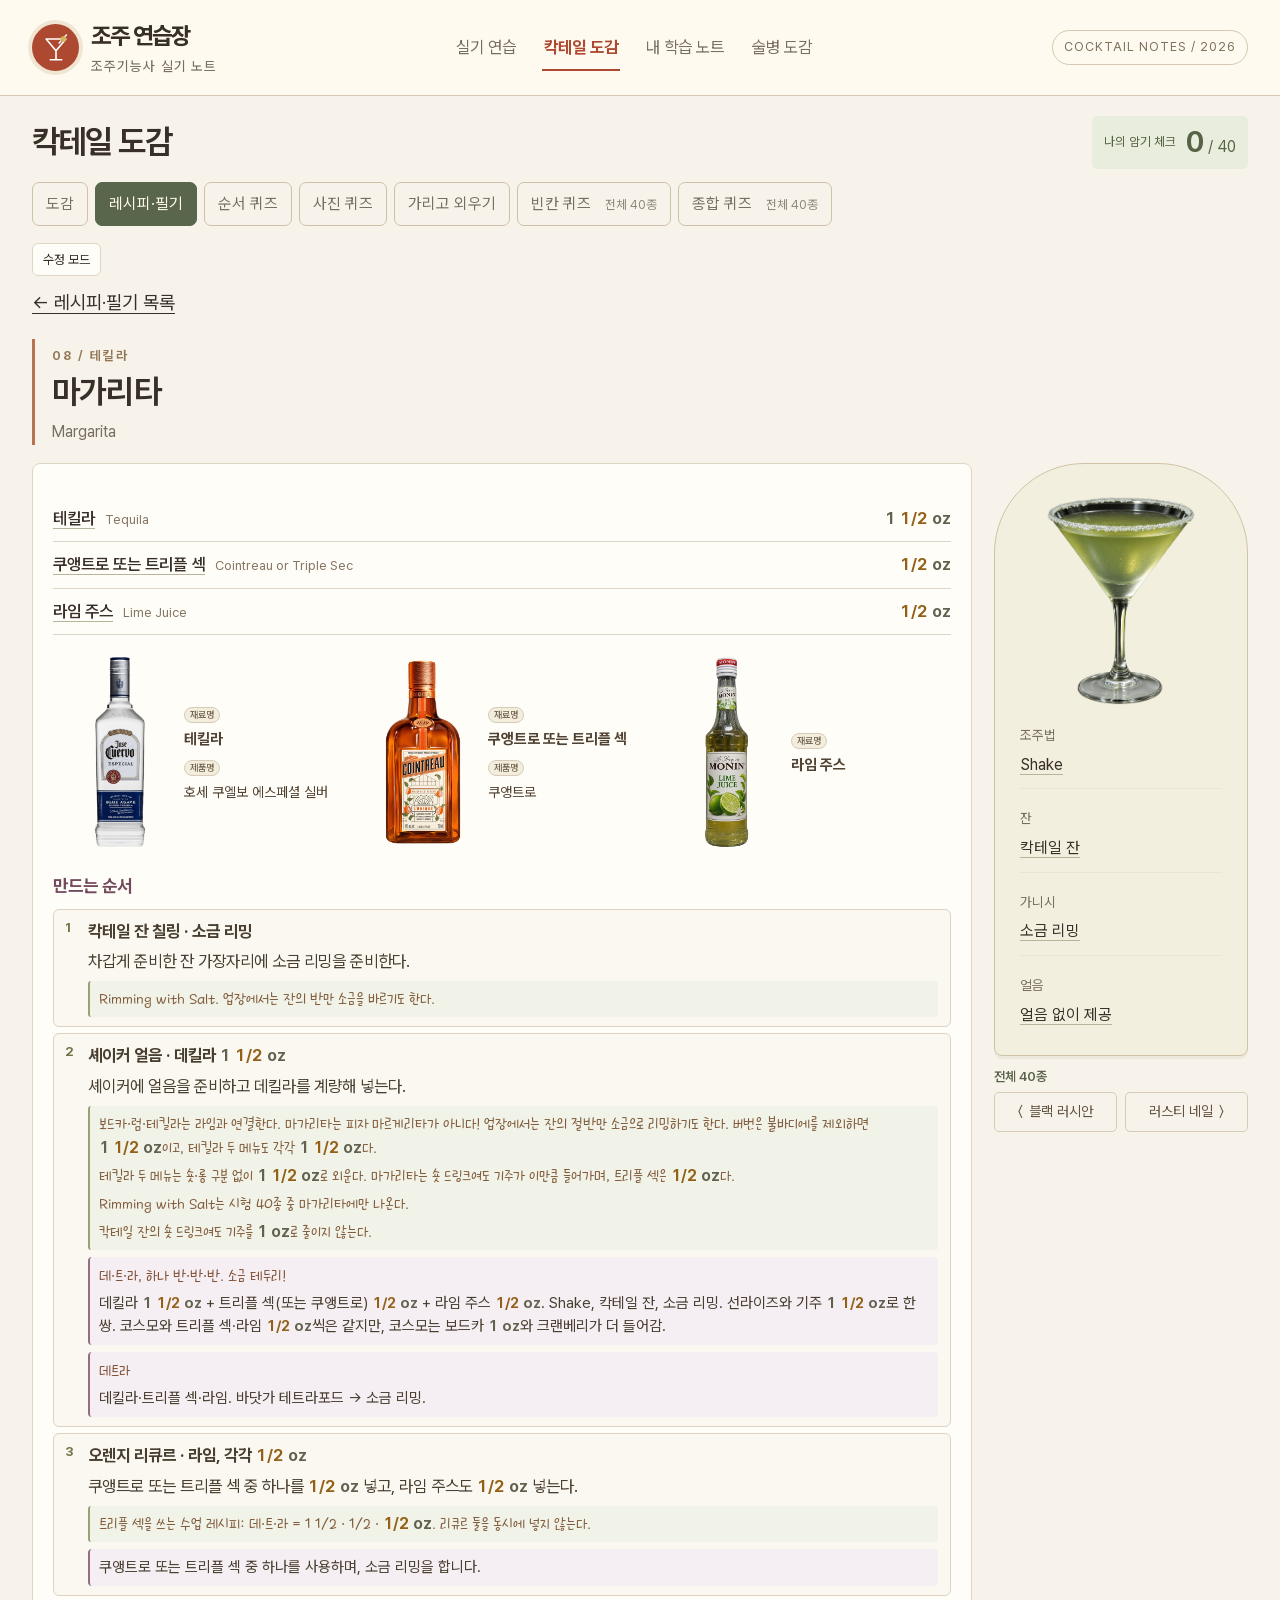
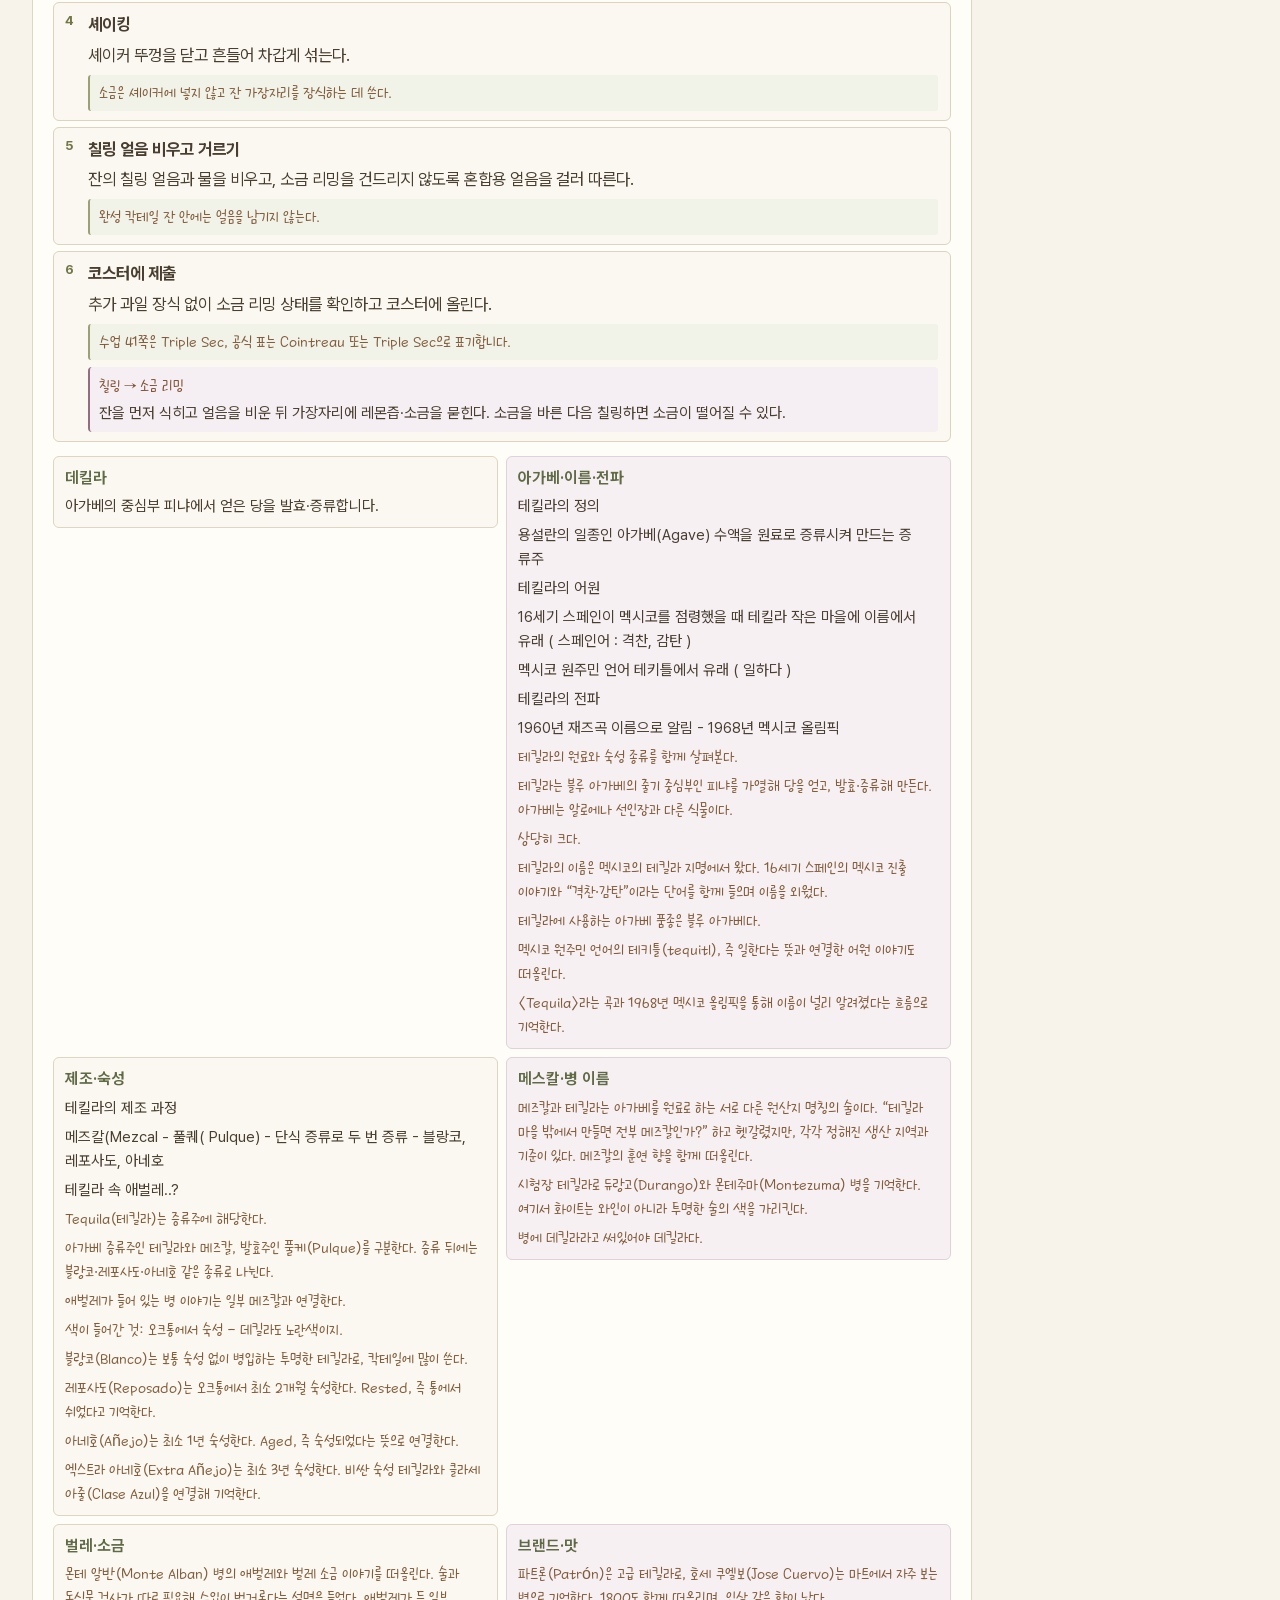
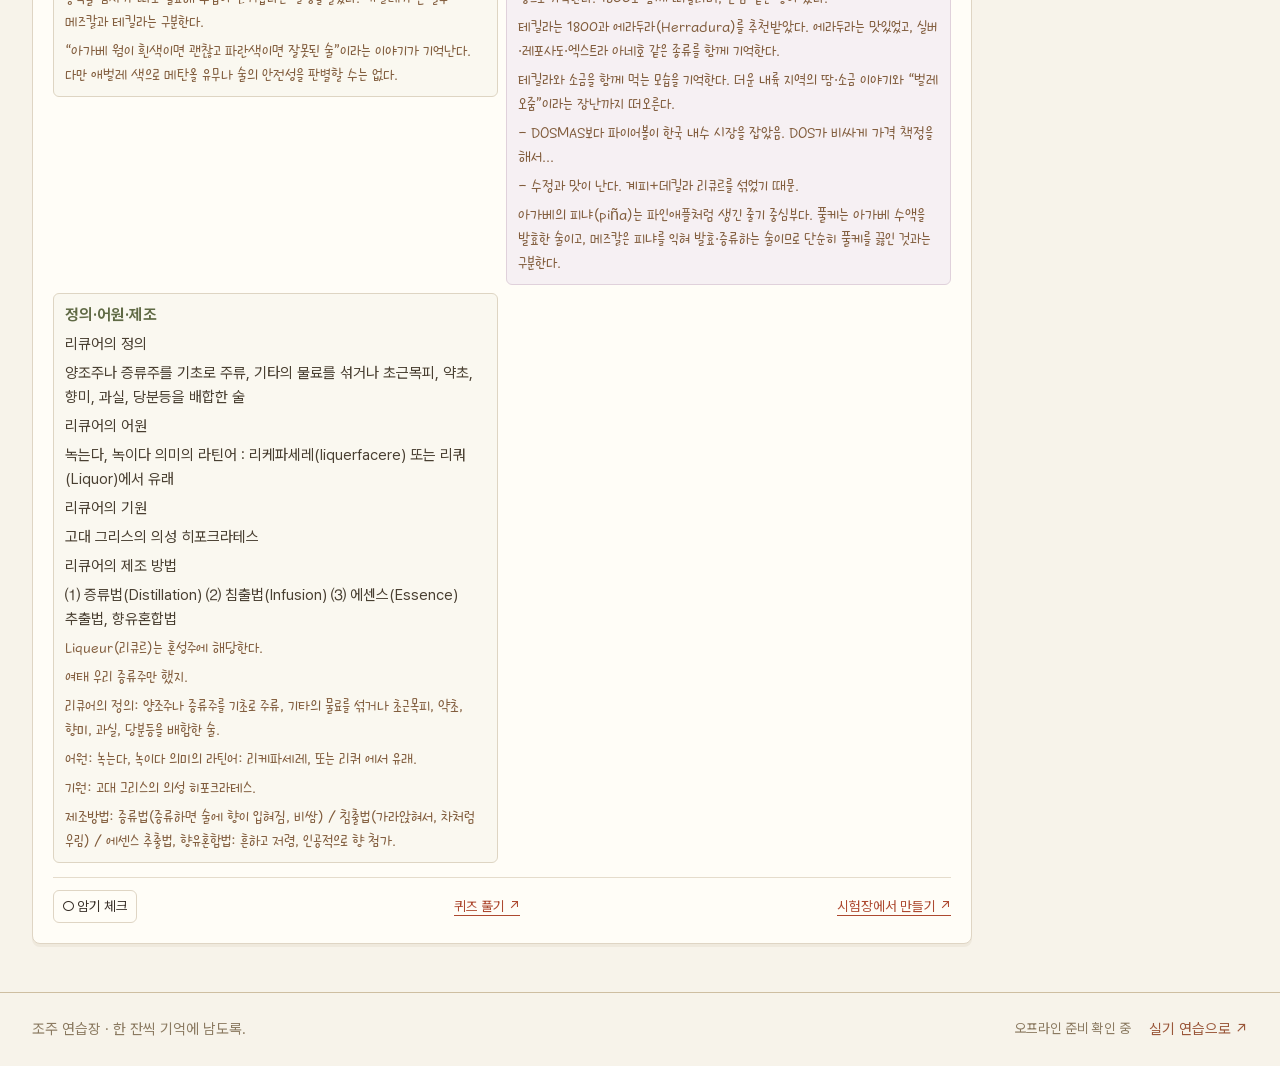
<file: tequila.html>
<!DOCTYPE html>

<html lang="ko"><head>
<meta charset="utf-8"/><meta content="width=device-width,initial-scale=1" name="viewport"/>
<meta content="#ad4930" name="theme-color"/><meta content="데킬라·진·리큐르·와인 필기. 병 이름, 맛, 암기법, 기출 조합까지 한곳에." name="description"/>
<title>기주 필기 · 데킬라·진·리큐르·와인 · 조주 연습장</title>
<link href="icon.svg" rel="icon" type="image/svg+xml"/><link href="manifest.webmanifest" rel="manifest"/>
<link href="styles.css" rel="stylesheet"/><link href="memory-notes.css" rel="stylesheet"/><link href="bottles.css" rel="stylesheet"/><link href="tequila.css" rel="stylesheet"/><link href="materials.css" rel="stylesheet"/>
<script defer="" src="data.js"></script><script defer="" src="bottle-data.js"></script><script defer src="image-art-part-01.js"></script><script defer src="image-art-part-02.js"></script><script defer src="image-art-part-03.js"></script><script defer src="image-art-part-04.js"></script><script defer src="image-art-part-05.js"></script><script defer src="image-art-part-06.js"></script><script defer="" src="art.js"></script><script defer="" src="bottles.js"></script><script defer="" src="offline.js"></script>
<script>location.replace('memory.html'+location.search+'#notebook/'+(location.hash.slice(1)||'tequila'));</script></head><body>
<a class="skip" href="#main">본문으로 이동</a>
<header class="header"><div class="header-inner"><a class="brand" href="photo.html"><span>조주 연습장<small>조주기능사 실기 노트</small></span></a><nav aria-label="주 메뉴"><a href="photo.html" data-nav="practice">실기 연습</a><a href="memory.html" data-nav="catalog" class="active" aria-current="page">칵테일 도감</a><a href="index.html#notes" data-nav="notes">내 학습 노트</a><a href="bottles.html" data-nav="bottles">술병 도감</a></nav><span class="edition">COCKTAIL NOTES / 2026</span></div></header>
<main class="tn-page" id="main" tabindex="-1"><aside class="pdf-entry"><div><b>PDF 자료 노트</b><p>40종 레시피 · 전통주 · 기주 · 역사·용어 · 시험 유의사항</p></div><a href="materials.html">자료 노트 열기 →</a></aside>
<header class="tn-notebook-title"><span class="tn-eyebrow">CLASS NOTEBOOK</span><h1>기주 필기</h1><p>데킬라 · 진 · 리큐르 · 와인</p></header>
<nav aria-label="필기 바로가기" class="tn-spirit-nav"><a href="#tequila">데킬라</a><a href="#gin">진</a><a href="#liqueur">리큐르</a><a href="#wine">와인</a><a href="#exam">기출·낙서</a></nav><section class="tn-section tn-notebook" id="tequila"><h2>데킬라 · Distilled liquor</h2><div class="tn-grid"><article class="tn-class-block" id="tequila-0"><h3>아가베·이름·전파</h3><blockquote class="tn-class-entry"><p class="tn-note-line">[데킬라]</p><p class="tn-note-line">용설란의 일종인 아가베(알로에과, 안에 젤이 없어서 선인장과 라고도 함) 수액을 원료로 증류시켜 만드는 증류주</p><p class="tn-note-line">상당히 크다.</p><p class="tn-note-line">데킬라의 어원: 16세기 스페인이 멕시코를 점령했을 때 테킬라 작은 마을(지명)에 이름에서 유래(스페인어: 격찬, 감탄)</p><p class="tn-note-line">블루아가베만 써야함</p><p class="tn-note-line">멕시코 원주민 언어 테키틀에서 유리(일하다)</p><p class="tn-note-line">전파: 1960년 재즈곡 이름으로 알림, 1968년 멕시코 올림픽</p></blockquote></article><article class="tn-class-block" id="tequila-7"><h3>제조·숙성</h3><blockquote class="tn-class-entry"><p class="tn-note-line">distilled liquor - tequila</p><p class="tn-note-line">제조과정: 메즈칼(Mezcal) 풀퀘(Pulque) 단식증류로 두번 증류, 블랑코, 레포사도, 아네호</p><p class="tn-note-line">에벌레가 있음</p><p class="tn-note-line">색이 들어간 것: 오크통에서 숙성 - 데킬라도 노란색이지.</p><p class="tn-note-line">블랑코(숙성 3개월 아래라 투명, 향적고, 칵테일 용)</p><p class="tn-note-line">REPOSADO : 3개월\~1년 Rested. 통에서 쉬었다.</p><p class="tn-note-line">ANEJO=Aged, 2년숙성, 숙성되었다.</p><p class="tn-note-line">extra nejo? 3년, 비쌈, 클라세아줄.</p></blockquote></article><article class="tn-class-block" id="tequila-14"><h3>메스칼·병 이름</h3><blockquote class="tn-class-entry"><p class="tn-note-line">메즈칼: 데킬라마을 아닌 곳에서 만듬. 훈연향 - 근데 데킬라 아니라면서 왜 데킬라에 포함되는지는 아직 이해못함</p><p class="tn-note-line">시험에는 듀랑고(화이트와인이긴함) 랑 몽테즈마 블루가 나옴.</p><p class="tn-note-line">병에 데킬라라고 써있어야 데킬라다.</p></blockquote></article><article class="tn-class-block" id="tequila-18"><h3>벌레·소금</h3><blockquote class="tn-class-entry"><p class="tn-note-line">애벌레 소금은 몬테알바니에만 있음.(검사 두번 해야한다. 동식물이라. 귀찮아서 잘 수입안됨) - 데킬라는 애벌레 넣는 것 금지. 매지칼은 허용.</p><p class="tn-note-line">잘 익었는지 확인하려고 아가베웜을 넣어 술을 체크했는데, 흰색이면 괜찮고, 파란색이면 메틸알코올 등이 나오는 것이라는 뜻인데, 잘못 되었다는 뜻이겠지.</p></blockquote></article><article class="tn-class-block" id="tequila-20"><h3>브랜드·맛</h3><blockquote class="tn-class-entry"><p class="tn-note-line">patron은 고급, 호세쿠엘보는 마트에서 흔히 보이며, 상위라인은 1800. 이건 고급라인. 인삼향이 남.</p><p class="tn-note-line">데킬라는 1800이랑 HERRADURA가 추천. HERRA이거 맛있음. 실버, 레파사도/엑스트라(내수)</p><p class="tn-note-line">- 데킬라는 소금이랑 같이 먹음. 데킬라 마을이 바다가 없어서 섭취가 어려운데 더워서 땀이 많이 나므로, 소금을 채취한다. 벌레 오줌.</p><p class="tn-note-line">- DOSMAS보다 파이어볼이 한국 내수 시장을 잡았음. DOS가 비싸게 가격 책정을 해서...</p><p class="tn-note-line">- 수정과 맛이 난다. 계피+데킬라 리큐르를 섞었기 때문.</p><p class="tn-note-line">- 파인애플모양 pina 아가베 발효술 '풀퀘' - 이걸 끓여서 증류한게 메즈칼.</p></blockquote></article></div></section><section class="tn-section tn-notebook" id="gin"><h2>진 · Distilled liquor</h2><div class="tn-grid"><article class="tn-class-block" id="gin-0"><h3>정의·주니퍼 베리</h3><blockquote class="tn-class-entry"><p class="tn-note-line">distilled liquor - gin</p><p class="tn-note-line">진의 정의: 보리, 밀, 옥수수 등과 당밀을 혼합, 증류하여 쥬니퍼 베리 노간주나무의 매의 성분을 착미한 증류주.</p><p class="tn-note-line">진은 기주, 주정, 재료가 정해져 있지 않음 주정 만들고, 추가로 들어가는 재료가 훨씬 중요함.</p><p class="tn-note-line">쥬니퍼 베리는 이뇨작용 촉진제로 약용으로 처음 판매되었음</p></blockquote></article><article class="tn-class-block" id="gin-4"><h3>이름·향·전파</h3><blockquote class="tn-class-entry"><p class="tn-note-line">어원: 주니퍼의 불어인 주니에브르에서 유래, 네덜란드로 전해져 제네바, 영국에서 진.(약용으로 첫판매된게 영국에서 술이됨. 너무 인기많아져 다 취하니 금지시킴. 욕조에 넣고 끓여서 먹다보니 "배쓰텁")</p><p class="tn-note-line">침엽수라 솔의눈향이 남. 진은 솔향이 남.</p><p class="tn-note-line">전파: 실비우스 박사에 의해 의약품으로 창시, 1830년 영국에서 진 대량 생산 성공</p><p class="tn-note-line">쥬니퍼베리 + 코리엔더씨(고쉬) 나름 첫입 향기는 향긋했음... 고수향, 마라탕 향... + 레몬껍질 + 안젤리카뿌리(감초) + 설탕 끓여 증류한게 진</p></blockquote></article><article class="tn-class-block" id="gin-8"><h3>맛·품질·시험장</h3><blockquote class="tn-class-entry"><p class="tn-note-line">호불호가 강함. 솔향이라.</p><p class="tn-note-line">진의 품질이 중요함. 바톤은 질이 낮음. 가성비(단가대비 품질좋은 고든스)</p><p class="tn-note-line">두 번의 증류를 통하여 불순물이 완전히 제거된 증류주</p><p class="tn-note-line">진은 숙성, 저장을 하지 않는다.</p><p class="tn-note-line">특유한 방향성의 무색, 투명한 증류주</p><p class="tn-note-line">드라이 진은 감미가 없는 증류주</p><p class="tn-note-line">탱커레이: 고급 진</p><p class="tn-note-line">시험장: 바톤진</p></blockquote></article><article class="tn-class-block" id="gin-17"><h3>진의 종류·병 이름</h3><blockquote class="tn-class-entry"><p class="tn-note-line">네덜란드진: 쥬네바, 제네바진, DAMRAK 칵테일 호환X 사지마. 달아서 쓸 수 없음. 존콜린스에만 쓰임.</p><p class="tn-note-line">OLDTAMJIN은 당도가 미량이나(네덜란드진보다는), 그래도 담... HAYMAN's가 질은 좋음.</p><p class="tn-note-line">LONDON Dry Jin: 설탕 거의 없어서 단맛이 거의 나지 않음. 칵테일 용. 런던에서 만들어짐. 아까 다섯가지 재료들이 법적으로 명시됨. 바에서는 고든스, 비피더 많이 씀.</p><p class="tn-note-line">distilied jin: 증류 리큐르. 무언가가 추가됨. 오렌지, 통레몬 등등. No Ten: 품질은 좋으나 규제와 달라서 런던드라이진이라 하지 못함. 하지만 많이 사용됨</p></blockquote></article></div></section><section class="tn-section tn-notebook" id="liqueur"><h2>리큐르 · Compounded liquor</h2><div class="tn-grid"><article class="tn-class-block" id="liqueur-basics"><h3>정의·어원·제조</h3><blockquote class="tn-class-entry"><p class="tn-note-line">compounded liquor - liqueur 리큐즈</p><p class="tn-note-line">여태 우리 증류주만 했지.</p><p class="tn-note-line">리큐어의 정의: 양조주나 증류주를 기초로 주류, 기타의 물료를 섞거나 초근목피, 약초, 향미, 과실, 당분등을 배합한 술</p><p class="tn-note-line">어원: 녹는다, 녹이다 의미의 라틴어: 리케파세레, 또는 리쿼 에서 유래</p><p class="tn-note-line">기원: 고대 그리스의 의성 히포크라테스</p><p class="tn-note-line">제조방법: 증류법(증류하면 술에 향이 입혀짐, 비쌈) / 침출법(가라앉혀서, 차처럼 우림) / 에센스 추출법, 향유혼합법: 흔하고 저렴, 인공적으로 향 첨가.</p></blockquote></article><article class="tn-class-block" id="liqueur-apricot"><h3>브랜디라는 이름의 리큐르</h3><blockquote class="tn-class-entry"><p class="tn-note-line">apricot: 이름대로 살구 브랜디. 1번씀 여기에만. 증류주가 아니라 리큐르 있음. 증류주도 있긴 한데 얘는 리큐르 쓰는 것. 체리브랜디때도 그랬음.</p><p class="tn-note-line">레몬, 오랜지 주스는 노란주스라 1/2</p><p class="tn-note-line">기주 = 베이스. 많이 사용된 것을 의미함.</p></blockquote></article><article class="tn-class-block" id="liqueur-grasshopper"><h3>그린·화이트·우유</h3><blockquote class="tn-class-entry"><p class="tn-note-line">grasshopper: 풀이 폴짝 뛴다 = 메뚜기</p><p class="tn-note-line">2개 틀리면 실력, 1개 틀리면 감점. 민트초코우유. 맛있다.</p><p class="tn-note-line">creme de menthe망트(G)그린.</p><p class="tn-note-line">creme de cacao(W)는 화이트는 투명(단종)---menthe(W)의 얘기인가? cacao(W)가 단종이면 시험에는 어떻게 나와. W가 B보다 도수가 높고 초코향이 낮음.</p><p class="tn-note-line">밀크라 쉐이크.</p><p class="tn-note-line">잔때문에 실격 잦음. saucer champagne glass.</p><p class="tn-note-line">거품이 올라와야 풍미가 좋아 우유는 전부 하드쉐이킹 하자. 부드럽다. 깔루아 밀크는 일부러 생크림을 넣구 더 풍부하게 하기도 한다.</p></blockquote></article><article class="tn-class-block" id="liqueur-june-bug"><h3>멜론·말리부·바나나</h3><blockquote class="tn-class-entry"><p class="tn-note-line">june bug: 준벅. 6월의 벌레. 해운대점 TGI 프라이데이 바 관련이었구나. 공식문헌은 없고 구전만 되어 내려옴. 패밀리레스토랑으로 너무 알려졌지.</p><p class="tn-note-line">스템잔 빼고는 다 얼음.</p><p class="tn-note-line">멜론 리큐르 / TGI 준벅은 미도리가 공식. 쿠로나+노재팬 영향으로 가격올라 시험에는 안나옴 미도리는. 멜론리큐르는 1번만 씀</p><p class="tn-note-line">코코넛럼: 하와이안ㅋㅋ 말리부.</p><p class="tn-note-line">바나나 리큐어: 1번만씀 .업장에서도 잘 안씀.</p><p class="tn-note-line">파인애플주스 라서 가니쉬가 파인애플</p><p class="tn-note-line">s/s너무 달아서 시연에서는 좀 줄이셨음. 주스랑 ss가 2oz씩</p><p class="tn-note-line">콜린스 잔. 롱드링크 쉐이크라 무게가 무거움. 투명하고 긴 쉐이킹 잔과 아래는 은색인 쉐이킹안에 넣고, 파지조심()열린다?!) 조심해서 쉐이킹. 아일랜드, 준벅 2번 콜린스 잔 나옴.</p></blockquote></article></div></section><section class="tn-section tn-notebook" id="wine"><h2>와인 · Fermented liquor</h2><article class="tn-class-block" id="wine-kir"><h3>키르 · G7 · 카시스</h3><blockquote class="tn-class-entry"><p class="tn-note-line">fermented liquor - wine</p><p class="tn-note-line">Kir: 키르. 키르와인도 있음.</p><p class="tn-note-line">시험장은 G7</p><p class="tn-note-line">화이트와인 베이스의 기주.</p><p class="tn-note-line">creme de cassis: 리큐르계의 msg. 맛있음. 파우스트(고도수) 모든 술을 살려서 아무거나 싼 와인 써도 됨. 부남이 소비뇽블랑 같은거?? 블랙베리(산성)이라 알렉산더에 넣으면 굳음. 프랑스 디종지역 머스타드도 유명함.</p><p class="tn-note-line">white wine glass 1번나옴.</p><p class="tn-note-line">스템글라스니까 칠링.</p></blockquote></article></section><section class="tn-section tn-notebook" id="exam"><h2>기출·낙서</h2><div class="tn-grid"><article class="tn-class-block" id="exam-combinations"><h3>시험장·기출 조합</h3><blockquote class="tn-class-entry"><p class="tn-note-line">데킬라 서울은 듀랑고로 나옴.</p><p class="tn-note-line">올해 시험 조합(기출): 드-풋-비, 미-큐-블(루하와이안 많이 나오니 필수 암기) 코,,, 금-시-, 허-데-피, 풋 - ,,, 블-러-크, 코-오-블 휘경동은 전통주도 자주 나옴.</p></blockquote></article><article class="tn-class-block" id="exam-mnemonic"><h3>쿠·모·시·진</h3><blockquote class="tn-class-entry"><p class="tn-note-line">쿠모시진(칵테일 앞글자들 이름) 용량은 1 1/2</p></blockquote></article><article class="tn-class-block" id="manga"><h3>마더로미 바메이드</h3><blockquote class="tn-class-entry"><p class="tn-note-line">마더로미바메이드 일본만화. 마더로미: 꾸벅꾸벅, 바메이드: 여성은 바텐더가 아니라 바메이드라고 함</p></blockquote></article></div></section><section class="tn-section"><h2>칵테일로 이어서</h2><div class="tn-links"><a href="memory.html#overview">33종 암기·필기</a><a href="memory.html#drill">여러 유형으로 퀴즈</a><a href="photo.html">사진 실기</a></div></section></main><footer><span>조주 연습장 · 기주부터 한 잔까지.</span><div class="footer-links"><span id="offline-status">오프라인 준비 확인 중</span><a href="memory.html">암기 노트로 ↗</a></div></footer>
</body></html>
</file>
<file: styles.css>
@font-face{font-family:Pretendard;src:url('fonts/PretendardVariable.woff2') format('woff2');font-weight:100 900;font-display:swap}
:root{--bg:#f7f3ea;--paper:#fffdf7;--ink:#382f28;--muted:#786e61;--line:#dfd5c4;--blue:#ad4930;--blue-soft:#f3e5d9;--green:#536448;--green-soft:#eef0e5;--orange:#916b32;--radius:8px;font-family:Pretendard,'Malgun Gothic',system-ui,sans-serif;color:var(--ink);background:var(--bg);font-synthesis:none}
*{box-sizing:border-box}body{margin:0;font-size:18.667px;line-height:1.65}button,input,select,textarea{font:inherit;color:inherit}button,a{touch-action:manipulation;-webkit-tap-highlight-color:transparent}button{min-height:42px;border:1px solid var(--line);border-radius:9px;background:var(--paper);padding:10px 16px;cursor:pointer;line-height:1.4}button:hover:not(:disabled){border-color:#bca58d;background:#f7eddf}button:disabled{opacity:.5;cursor:default}a{color:inherit;text-underline-offset:4px}h1,h2,h3,h4,p{margin:0;word-break:keep-all;overflow-wrap:anywhere}h1{font-size:36.667px;line-height:1.3;letter-spacing:-.045em;font-weight:760}h2{font-size:22.667px;letter-spacing:-.025em;line-height:1.5}h3{font-size:20.667px;letter-spacing:-.02em}h4{font-size:18.667px}small,.small{font-size:15.667px}.muted{color:var(--muted)}.eyebrow{font-size:13.667px;letter-spacing:.13em;font-weight:750;color:var(--blue);margin-bottom:9px}.row{display:flex;gap:10px;align-items:center}.wrap{flex-wrap:wrap}.between{justify-content:space-between}.stack{display:grid;gap:18px}.dot{padding:0 6px;color:#ac9f8b}.primary{color:white;background:var(--blue);border-color:var(--blue);font-weight:650}.primary:hover:not(:disabled){color:white;background:#873823;border-color:#873823}.text-button{padding:4px 0;border:0;background:transparent;color:var(--blue);font-size:16.667px}.text-button:hover:not(:disabled){background:none;text-decoration:underline}.soft-button{background:var(--blue-soft);color:var(--blue);border-color:#dbc4ae}.badge{display:inline-flex;align-items:center;gap:6px;border:1px solid var(--line);border-radius:30px;padding:4px 11px;font-size:14.667px;background:white;white-space:nowrap}.badge.green{background:var(--green-soft);color:var(--green);border-color:#d1d9bd}.tag{display:inline-block;padding:3px 8px;border-radius:5px;background:var(--blue-soft);color:var(--blue);font-size:14.667px}.tag.warn{background:#f6ebd0;color:#846020}button:focus-visible,a:focus-visible,input:focus-visible,select:focus-visible,textarea:focus-visible,summary:focus-visible{outline:3px solid #927529;outline-offset:3px}.skip{position:fixed;left:20px;top:-80px;background:var(--blue);padding:12px;color:white;z-index:100}.skip:focus{top:10px}.sr-only{position:absolute;width:1px;height:1px;overflow:hidden;clip:rect(0,0,0,0);white-space:nowrap}
.header{background:white;border-bottom:1px solid var(--line)}.header-inner{max-width:1280px;margin:auto;padding:17px 32px;display:flex;align-items:center;justify-content:space-between;gap:24px}.brand{display:flex;gap:12px;align-items:center;font-size:22.667px;font-weight:750;text-decoration:none;line-height:1.35;white-space:nowrap}.brand small{display:block;font-size:14.667px;color:var(--muted);font-weight:450;margin-top:5px}.seal{width:44px;height:48px;display:grid;place-items:center;border-radius:8px;background:#ad4930;color:white}.seal svg{width:36px}.header nav{display:flex;gap:9px}.header nav a{padding:10px 14px;border-radius:8px;text-decoration:none;font-size:17.667px;color:var(--muted)}.header nav a.active{color:var(--blue);background:var(--blue-soft);font-weight:700}.header nav span{font-size:13.667px;margin-left:4px}.edition{font-size:13.667px;color:var(--muted);letter-spacing:.08em}
main{max-width:1280px;margin:auto;padding:32px 32px 48px;min-height:calc(100vh - 180px)}.page-head{display:flex;align-items:end;justify-content:space-between;gap:20px;margin-bottom:25px}.page-head p{margin-top:10px;color:var(--muted);font-size:17.667px}.workspace{display:grid;grid-template-columns:minmax(0,1fr) 282px;gap:24px}.workspace>*,.study-layout>*{min-width:0}.panel{border:1px solid var(--line);border-radius:var(--radius);padding:25px;background:var(--paper)}.panel-head{display:flex;align-items:center;justify-content:space-between;gap:14px;margin-bottom:19px}.panel-head p{font-size:15.667px;color:var(--muted);margin-top:4px}.panel-head .text-button{flex-shrink:0}.selection-grid{display:grid;grid-template-columns:repeat(3,minmax(0,1fr));gap:13px}.drink-card{position:relative;border:1px solid #dfd2bc;background:#f5eddf;border-radius:12px;padding:15px 16px 17px;display:flex;flex-direction:column;min-width:0}.drink-card:nth-child(2){background:#edf0e2;border-color:#d9dcc9}.drink-card:nth-child(3){background:#f7eedc;border-color:#dfd1b8}.drink-card h3{font-size:21.667px;line-height:1.35;letter-spacing:-.035em}.drink-card small{color:var(--muted);display:block;margin-top:4px;font-size:13.667px;line-height:1.5}.drink-card .glass-art{height:135px;width:100%;margin:5px 0 8px}.drink-card .card-meta{display:flex;justify-content:space-between;align-items:center;gap:6px;margin-top:15px;padding-top:10px;border-top:1px solid #cbbda377;font-size:13.667px;color:var(--muted)}.card-no{font-size:13.667px;letter-spacing:.1em;font-weight:750;color:var(--blue)}.card-remove{border:0;padding:0;min-height:26px;width:26px;border-radius:50%;background:#fff9edcc;color:var(--muted);position:absolute;right:9px;top:9px;font-size:18.667px}.selected-footer{margin-top:19px;font-size:15.667px;color:var(--muted)}.start-button{display:flex;align-items:center;justify-content:space-between;width:100%;padding:16px 20px;margin-top:14px;font-size:18.667px}.start-button small{font-weight:400;color:#fae5cf;font-size:14.667px}.flow{display:grid;grid-template-columns:repeat(3,1fr);gap:20px}.flow>div+div{border-left:1px solid var(--line);padding-left:19px}.flow b{font-size:13.667px;letter-spacing:.09em;color:var(--blue)}.flow h3{font-size:17.667px;margin:8px 0 4px}.flow p{font-size:15.667px;color:var(--muted)}.sidebar{display:grid;gap:18px;align-content:start}.sidebar .panel{padding:21px}.sidebar h2{font-size:19.667px}.date-panel{background:#eaeedb;border-color:#d1d8bb}.date-number{font-size:32.667px;font-weight:750;letter-spacing:-.04em;line-height:1.4;margin:12px 0 4px}.date-number.unset{font-size:25.667px}.stats{display:grid;grid-template-columns:1fr 1fr;gap:15px;margin:17px 0}.stat b{display:block;font-size:30.667px;line-height:1.3;letter-spacing:-.03em;font-weight:730}.stat b span{font-size:15.667px;font-weight:450}.stat>span{font-size:14.667px;color:var(--muted)}.progress{height:5px;border-radius:4px;background:#e9dfce;overflow:hidden}.progress span{display:block;height:100%;background:var(--blue)}.quick-link{display:flex;justify-content:space-between;width:100%;border:0;border-top:1px solid var(--line);border-radius:0;background:transparent;color:var(--blue);padding:13px 0 0;margin-top:16px;text-align:left;font-size:15.667px}.side-note{font-size:15.667px;color:var(--muted);line-height:1.85;margin-top:12px}.resume{padding:15px 18px;background:var(--green-soft);border:1px solid #d0d6bb;border-radius:12px;display:flex;align-items:center;justify-content:space-between;gap:15px;margin-bottom:22px;font-size:16.667px}.resume .text-button{flex-shrink:0}.unit-grid{display:grid;grid-template-columns:repeat(4,1fr);gap:10px}.unit-grid>div{padding:12px;background:var(--bg);border-radius:9px;text-align:center}.unit-grid b{display:block;font-size:18.667px}.unit-grid small{font-size:13.667px;color:var(--muted)}
.toolbar{display:flex;gap:10px;flex-wrap:wrap;margin-bottom:18px}.toolbar input{flex:1;min-width:190px}.toolbar select{min-width:140px}.input,input[type=search],input[type=date],select,textarea{border:1px solid #cfc1ab;border-radius:8px;background:white;min-height:44px;padding:10px 12px;max-width:100%;font-size:17.667px}textarea{width:100%;resize:vertical;min-height:230px;line-height:1.85}.catalog{display:grid;grid-template-columns:repeat(4,minmax(0,1fr));gap:16px}.catalog-card{background:white;border:1px solid var(--line);border-radius:13px;overflow:hidden;min-width:0}.catalog-art{display:flex;align-items:center;justify-content:center;height:150px;background:linear-gradient(135deg,#e8e8d6,#f2e7d3);position:relative}.catalog-art .glass-art{height:135px;width:120px}.catalog-art .card-no{position:absolute;top:12px;left:15px}.catalog-art .saved-dot{position:absolute;top:12px;right:12px;color:var(--green);font-size:13.667px}.catalog-copy{padding:17px}.catalog-copy h3{font-size:20.667px}.catalog-en{display:block;font-size:13.667px;color:var(--muted);margin:4px 0 10px;min-height:18px}.card-actions{display:flex;gap:8px;margin-top:15px}.card-actions button{padding:8px 11px;font-size:15.667px;flex:1;min-height:38px}.card-actions .add{flex:0 0 38px;font-size:20.667px}.catalog-count{font-size:15.667px;color:var(--muted);margin-bottom:16px}.chips{display:flex;gap:7px;flex-wrap:wrap}.chips button{font-size:15.667px;padding:7px 11px;min-height:36px}.chips button.active{background:var(--ink);border-color:var(--ink);color:white}.catalog-bottom{position:sticky;bottom:16px;display:flex;align-items:center;justify-content:space-between;gap:14px;background:#fffdf7;border:1px solid #c6b398;box-shadow:0 8px 25px #6b4a2820;border-radius:12px;padding:13px 18px;margin-top:25px}.catalog-bottom p{font-size:15.667px;color:var(--muted)}
.study-top{display:flex;align-items:center;justify-content:space-between;gap:15px;margin-bottom:19px}.study-title{margin:15px 0 22px}.study-title h1{font-size:32.667px}.study-title p{color:var(--muted);font-size:15.667px;margin-top:4px}.study-layout{display:grid;grid-template-columns:minmax(0,1fr) 254px;gap:22px}.study-main{min-width:0}.stepper{display:grid;grid-template-columns:repeat(6,minmax(0,1fr));gap:7px;margin-bottom:22px}.stepper button{border:0;border-bottom:3px solid var(--line);border-radius:0;background:transparent;padding:10px 4px 12px;font-size:15.667px;text-align:left;color:var(--muted)}.stepper button small{display:block;font-size:13.667px;margin-bottom:4px}.stepper button.active{border-color:var(--blue);color:var(--blue);font-weight:750}.stepper button.done{border-color:#a1b08b}.stage-head{margin-bottom:20px}.stage-head h2{font-size:25.667px}.stage-head p{color:var(--muted);font-size:16.667px;margin-top:6px}.lesson-aside{align-self:start;position:sticky;top:18px}.lesson-aside .glass-art{width:100%;height:182px}.lesson-aside h3{text-align:center;font-size:19.667px}.lesson-aside>p{text-align:center;font-size:14.667px;color:var(--muted);margin:4px 0 14px}.meta-list{margin:0;display:grid;gap:9px}.meta-list>div{padding:9px 0;border-bottom:1px solid #ece4d5}.meta-list dt{color:var(--muted);font-size:13.667px;margin-bottom:3px}.meta-list dd{margin:0;font-size:15.667px;overflow-wrap:anywhere}.aside-note{margin-top:16px;font-size:13.667px;color:var(--muted)}.session-pills{display:flex;gap:6px;flex-wrap:wrap;margin-bottom:15px}.session-pills button{padding:7px 10px;font-size:14.667px;min-height:34px}.session-pills button.active{border-color:var(--blue);color:var(--blue);background:var(--blue-soft)}.timer-box{display:flex;align-items:center;gap:8px;flex-wrap:wrap;font-size:14.667px;color:var(--muted)}.timer-value{font-size:21.667px;letter-spacing:.03em;font-variant-numeric:tabular-nums;color:var(--ink);font-weight:700}.timer-box button{min-height:31px;padding:5px 9px;font-size:14.667px}.timer-value.low{color:#aa473c}.notice{background:var(--blue-soft);padding:14px 17px;border-radius:10px;font-size:16.667px;line-height:1.85;margin:16px 0}.notice.warning{background:#f9edce;color:#7f5d20}.notice.good{background:var(--green-soft);color:var(--green)}.notice:last-child{margin-bottom:0}.summary-grid{display:grid;grid-template-columns:1fr 1fr;gap:16px;margin:22px 0}.summary-grid>div{padding:16px;border:1px solid var(--line);border-radius:10px}.summary-grid small{display:block;color:var(--muted);font-size:14.667px;margin-bottom:4px}.summary-grid strong{font-size:18.667px}.ingredient-table{width:100%;border-collapse:collapse;font-size:16.667px}.ingredient-table th{text-align:left;font-weight:550;padding:12px 0;border-bottom:1px solid var(--line)}.ingredient-table td{padding:12px 0 12px 15px;border-bottom:1px solid var(--line);text-align:right;white-space:nowrap}.ingredient-table th small{display:block;color:var(--muted);font-size:13.667px;margin-top:3px;font-weight:400}.section-divider{margin-top:25px;padding-top:23px;border-top:1px solid var(--line)}.section-divider h3{margin-bottom:12px}.recipe-steps{padding-left:24px;margin:15px 0 0}.recipe-steps li{padding-left:4px;margin:0 0 13px;font-size:17.667px}.recipe-steps li::marker{color:var(--blue);font-weight:700}.stage-actions{display:flex;justify-content:space-between;align-items:center;gap:14px;margin-top:24px;flex-wrap:wrap}.stage-actions>div{display:flex;gap:8px;flex-wrap:wrap}.footnote{font-size:14.667px;color:var(--muted);line-height:1.8;margin-top:12px}.hint-line{font-size:15.667px;color:var(--muted);margin:12px 0}.section-caption{font-size:14.667px;color:var(--muted);margin:16px 0 8px}.measure-layout{display:grid;grid-template-columns:minmax(0,1fr) 228px;gap:20px}.ingredient-bank{display:grid;grid-template-columns:repeat(3,minmax(0,1fr));gap:9px}.ingredient-tile{min-width:0;position:relative;display:flex;flex-direction:column;align-items:center;text-align:center;padding:10px 6px;border-radius:10px;min-height:137px;font-size:14.667px;background:#fffaf0}.ingredient-tile svg{width:73px;height:73px;margin-bottom:3px}.ingredient-tile small{font-size:12.667px;color:var(--muted)}.ingredient-tile.used{background:#eeeae3;border-color:#bfb9ad}.ingredient-tile.used svg{filter:grayscale(1);opacity:.55}.ingredient-tile.used:after{content:'✓';position:absolute;top:5px;right:8px;color:var(--green);font-weight:800}.measure-tray{padding:16px;background:#f1e8d7;border:1px solid var(--line);border-radius:12px;align-self:start}.measure-tray h3{font-size:18.667px}.measure-tray .jug{width:76px;height:83px;margin:10px auto;display:block}.measure-row{padding:12px 0;border-top:1px solid #ddd0b8}.measure-row label{display:block;font-size:14.667px;font-weight:600;margin-bottom:7px}.measure-row select{width:100%;font-size:15.667px;padding:8px}.measure-row small{font-size:13.667px;color:var(--muted)}.measure-remove{border:0;background:transparent;padding:0;min-height:24px;color:#80715c;font-size:13.667px}.quiz-grid{display:grid;gap:12px}.quiz-pair{display:grid;grid-template-columns:28px minmax(0,1fr) 145px;gap:10px;align-items:center;padding:14px;border:1px solid var(--line);border-radius:10px}.quiz-pair>span{font-size:14.667px;color:var(--blue);font-weight:650}.quiz-pair label,.quiz-field label{display:grid;gap:5px;font-size:13.667px;color:var(--muted)}.quiz-pair select{width:100%;font-size:15.667px}.quiz-field{display:grid;grid-template-columns:1fr 1fr;gap:12px}.quiz-field>label{border:1px solid var(--line);padding:14px;border-radius:10px}.quiz-field select{font-size:15.667px;width:100%}.answer-good{border-color:#7a9260!important;background:#f0f3e8!important}.answer-wrong{border-color:#bc6d4e!important;background:#fff2e8!important}.result-box{border:1px solid #dbceb8;background:#f6efdf;border-radius:12px;padding:18px;margin-top:21px}.result-box.success{background:var(--green-soft);border-color:#d1d9bc}.result-box h3{font-size:20.667px}.result-box p{font-size:15.667px;color:var(--muted);margin-top:4px}.result-list{list-style:none;padding:0;margin:14px 0 0;display:grid;gap:8px}.result-list li{padding:10px 12px;border-radius:8px;background:#fffdf7;font-size:15.667px;line-height:1.75;border-left:3px solid #ba996b}.result-list li.ok{border-left-color:#8b9e6e}.result-list small{display:block;color:var(--muted);font-size:13.667px}.result-list b{font-weight:650}.result-list .expected{color:var(--green)}.order-bank{display:grid;gap:8px;margin-bottom:20px}.order-bank button{text-align:left;padding:12px 15px;font-size:16.667px;display:flex;gap:10px;align-items:center}.order-bank button:before{content:'＋';font-size:19.667px;color:var(--blue)}.order-picked{list-style:none;padding:0;margin:12px 0 0;display:grid;gap:10px}.order-picked li{display:flex;gap:12px;border:1px solid var(--line);border-radius:10px;padding:13px;background:white;align-items:flex-start}.order-number{display:grid;place-items:center;flex:0 0 25px;width:25px;height:25px;border-radius:50%;background:var(--blue-soft);color:var(--blue);font-size:14.667px;font-weight:700}.order-picked .step-body{flex:1;min-width:0}.order-picked p{font-size:16.667px}.move-actions{display:flex;gap:8px;margin-top:9px}.move-actions button{min-height:30px;padding:5px 9px;font-size:13.667px}.glass-bank{display:grid;grid-template-columns:repeat(4,minmax(0,1fr));gap:12px}.glass-choice{padding:12px 8px;text-align:center;display:flex;flex-direction:column;align-items:center;font-size:15.667px}.glass-choice .glass-art{width:100%;height:145px}.glass-choice small{font-size:12.667px;color:var(--muted);margin-top:4px}.glass-choice.selected{border:2px solid var(--blue);padding:11px 7px;background:var(--blue-soft)}.glass-hint{font-size:14.667px;color:var(--muted);margin-top:13px}.write-help{margin:12px 0 17px;display:flex;gap:8px;flex-wrap:wrap;font-size:14.667px}.write-help span{padding:4px 9px;border-radius:6px;background:#f0e8d9;color:var(--muted)}.empty{padding:35px 22px;border:1px dashed #c9bba2;border-radius:12px;text-align:center;background:#fdf9ee;color:var(--muted)}.empty h2{color:var(--ink);margin-bottom:9px}.empty p{font-size:16.667px}.empty button{margin-top:15px}.session-result{max-width:800px;margin:30px auto}.session-result h1{font-size:32.667px;margin-bottom:12px}.completion-grid{display:grid;gap:12px;margin:24px 0}.completion-row{border:1px solid var(--line);border-radius:12px;padding:16px;display:flex;align-items:center;gap:20px}.completion-row .glass-art{width:60px;height:80px}.completion-row>div{flex:1}.completion-row p{font-size:15.667px;color:var(--muted);margin-top:4px}.completion-row button{font-size:15.667px}.record-list{display:grid;gap:13px}.record{background:white;border:1px solid var(--line);border-radius:12px;padding:20px}.record h3{font-size:19.667px}.record .detail{font-size:16.667px;margin-top:10px}.record small{font-size:13.667px;color:var(--muted)}.notes-layout{display:grid;grid-template-columns:1fr 1fr;gap:22px}.notes-layout>*{min-width:0}.notes-layout textarea{margin:15px 0;min-height:160px}.section-tabs{margin-bottom:20px}.source-layout{display:grid;grid-template-columns:minmax(0,1fr) 310px;gap:22px}.source-layout ul{padding-left:21px;font-size:16.667px}.source-layout li{margin-bottom:10px}.source-layout a{color:var(--blue)}.source-layout h3{margin-top:22px;margin-bottom:10px}.source-layout h3:first-child{margin-top:0}.source-layout p{font-size:16.667px}.source-dl{margin:0;font-size:15.667px}.source-dl dt{color:var(--muted);margin-top:14px}.source-dl dd{margin:3px 0}.source-table{overflow:auto}.source-table table{border-collapse:collapse;min-width:530px;width:100%;font-size:15.667px}.source-table th,.source-table td{padding:12px;border-bottom:1px solid var(--line);text-align:left}.source-table th{background:var(--bg)}
dialog{width:min(610px,calc(100% - 28px));max-height:88dvh;overflow:auto;background:white;color:var(--ink);border:1px solid var(--line);border-radius:16px;padding:26px;box-shadow:0 25px 80px #543a2533}dialog::backdrop{background:#352c2277;backdrop-filter:blur(3px)}.dialog-head{display:flex;gap:18px;align-items:center;justify-content:space-between;margin-bottom:19px}.dialog-head h2{font-size:24.667px}.dialog-head button{border:0;padding:4px 10px;font-size:24.667px;min-height:35px}.dialog-actions{display:flex;justify-content:end;gap:10px;margin-top:23px}.field{display:grid;gap:9px;margin:18px 0}.field label{font-size:16.667px;font-weight:600}#toast{position:fixed;left:50%;bottom:25px;transform:translateX(-50%);padding:12px 18px;border-radius:10px;background:var(--ink);color:white;font-size:16.667px;z-index:50;max-width:calc(100% - 30px);opacity:0;pointer-events:none;transition:opacity .15s}#toast.visible{opacity:1}.file-label{display:inline-flex;align-items:center;gap:8px;border:1px solid var(--line);border-radius:9px;padding:9px 14px;font-size:15.667px;cursor:pointer;background:white}.file-label input{width:1px;height:1px;opacity:0;position:absolute}.file-label:focus-within{outline:3px solid #927529;outline-offset:2px}.storage-warning{padding:12px 18px;color:#865924;background:#fff0d3;border-radius:9px;margin-bottom:20px;font-size:16.667px}footer{max-width:1280px;margin:auto;padding:24px 32px;border-top:1px solid var(--line);display:flex;justify-content:space-between;gap:20px;font-size:14.667px;color:var(--muted)}.footer-links{display:flex;gap:18px;flex-wrap:wrap}.footer-links a{color:var(--blue);text-decoration:none}.footer-links #offline-status{font-size:13.667px}details{border-top:1px solid var(--line);margin-top:18px;padding-top:15px}summary{cursor:pointer;font-weight:600;font-size:16.667px}[hidden]{display:none!important}
@media(max-width:1080px){.edition{display:none}.workspace{grid-template-columns:minmax(0,1fr) 250px}.catalog{grid-template-columns:repeat(3,minmax(0,1fr))}.measure-layout{grid-template-columns:1fr}.measure-tray .jug{display:none}.measure-tray .tray-rows{display:grid;grid-template-columns:1fr 1fr;gap:0 15px}.study-layout{grid-template-columns:minmax(0,1fr) 220px}.glass-bank{grid-template-columns:repeat(3,minmax(0,1fr))}.source-layout{grid-template-columns:1fr 270px}}
@media(max-width:800px){.header-inner{padding:15px 22px;flex-wrap:wrap;gap:16px}.header nav{gap:3px}.header nav a{font-size:16.667px;padding:9px 11px}main{padding:25px 22px 36px}.workspace{grid-template-columns:1fr}.sidebar{grid-template-columns:1fr 1fr}.sidebar .source-side{grid-column:1/-1}.study-layout{grid-template-columns:1fr}.lesson-aside{position:static;display:grid;grid-template-columns:110px 1fr;gap:0 20px}.lesson-aside .glass-art{grid-row:1/4;height:150px}.lesson-aside h3,.lesson-aside>p{text-align:left}.lesson-aside .meta-list{grid-template-columns:repeat(3,1fr)}.lesson-aside .aside-note{grid-column:1/-1}.source-layout{grid-template-columns:1fr}.glass-bank{grid-template-columns:repeat(4,minmax(0,1fr))}.notes-layout{grid-template-columns:1fr}.catalog{grid-template-columns:repeat(3,minmax(0,1fr))}footer{padding:22px;flex-wrap:wrap}.measure-layout{grid-template-columns:minmax(0,1fr) 230px}.measure-tray .tray-rows{display:block}}
@media(max-width:580px){body{font-size:18.667px}.header-inner{padding:15px 16px;gap:15px}.brand{font-size:21.667px}.header nav{width:100%;justify-content:space-between}.header nav a{flex:1;text-align:center;padding:8px 4px}main{padding:22px 16px 30px}h1{font-size:31.667px}.page-head{align-items:start;flex-wrap:wrap;gap:12px}.page-head p{font-size:16.667px}.page-head>.badge{font-size:13.667px}.panel{padding:19px}.panel-head{gap:10px}.panel-head h2{font-size:20.667px}.panel-head .text-button{font-size:14.667px}.selection-grid{gap:8px}.drink-card{padding:12px 9px}.drink-card h3{font-size:17.667px}.drink-card small{font-size:12.667px}.drink-card .glass-art{height:107px}.drink-card .card-meta{font-size:12.667px;flex-wrap:wrap;margin-top:10px}.card-no{font-size:12.667px}.flow{gap:12px}.flow>div+div{padding-left:12px}.flow h3{font-size:16.667px}.flow p{font-size:14.667px}.start-button{padding:14px 15px;font-size:17.667px}.start-button small{font-size:13.667px}.sidebar{grid-template-columns:1fr 1fr;gap:12px}.sidebar .panel{padding:17px}.sidebar h2{font-size:17.667px}.date-number.unset{font-size:23.667px}.date-number{font-size:28.667px}.stat b{font-size:27.667px}.side-note{font-size:14.667px}.stats{gap:9px}.catalog{grid-template-columns:repeat(2,minmax(0,1fr));gap:12px}.catalog-copy{padding:14px}.catalog-copy h3{font-size:18.667px}.catalog-art{height:130px}.catalog-art .glass-art{height:119px}.card-actions button{font-size:14.667px;padding:8px 6px}.toolbar{gap:8px}.toolbar input{flex-basis:100%}.toolbar select{flex:1;min-width:0;font-size:15.667px}.catalog-bottom{bottom:10px;padding:12px;font-size:15.667px}.catalog-bottom button{font-size:15.667px;white-space:nowrap}.stepper{grid-template-columns:repeat(3,minmax(0,1fr));gap:5px}.stepper button{font-size:15.667px;padding:7px 4px}.stepper button small{font-size:12.667px;margin-bottom:3px}.study-title h1{font-size:30.667px}.study-top{align-items:start;flex-wrap:wrap}.stage-head h2{font-size:23.667px}.stage-head p{font-size:15.667px}.measure-layout{grid-template-columns:1fr}.measure-tray .tray-rows{display:grid;grid-template-columns:1fr 1fr;gap:0 12px}.ingredient-bank{grid-template-columns:repeat(3,minmax(0,1fr))}.ingredient-tile{font-size:13.667px;min-height:131px}.quiz-pair{grid-template-columns:19px minmax(0,1fr) 104px;padding:11px 9px;gap:7px}.quiz-pair select{font-size:14.667px;padding:8px 5px}.quiz-field{grid-template-columns:1fr}.summary-grid{gap:10px}.summary-grid>div{padding:13px}.summary-grid strong{font-size:16.667px}.ingredient-table{font-size:15.667px}.ingredient-table td{white-space:normal;min-width:87px}.glass-bank{grid-template-columns:repeat(2,minmax(0,1fr))}.glass-choice .glass-art{height:135px}.lesson-aside{grid-template-columns:80px 1fr;gap:0 14px}.lesson-aside .glass-art{height:125px}.lesson-aside .meta-list{grid-template-columns:1fr}.lesson-aside .meta-list>div{padding:5px 0}.lesson-aside .meta-list dt{display:inline;margin-right:8px}.lesson-aside .meta-list dd{display:inline}.unit-grid{grid-template-columns:repeat(2,1fr)}.stage-actions button{font-size:15.667px}.completion-row{gap:12px;flex-wrap:wrap}.completion-row .glass-art{width:50px}.completion-row button{width:100%}.resume{font-size:14.667px;padding:12px}.resume .text-button{font-size:14.667px}footer{font-size:13.667px;padding:20px 16px}.footer-links{gap:12px}}
@media(max-width:580px){.selection-grid{grid-template-columns:1fr;gap:10px}.drink-card{display:grid;grid-template-columns:minmax(0,1fr) 86px;gap:2px 14px;padding:15px 19px;min-height:140px}.drink-card .card-no,.drink-card h3,.drink-card>small,.drink-card .card-meta{grid-column:1}.drink-card .glass-art{grid-column:2;grid-row:1/5;width:86px;height:115px;margin:0;align-self:center}.drink-card h3{font-size:20.667px;align-self:end}.drink-card>small{font-size:13.667px}.drink-card .card-meta{margin-top:8px;font-size:13.667px;padding-top:8px}.drink-card .card-meta .text-button{font-size:14.667px}.card-remove{right:6px;top:6px}.selected-footer{align-items:flex-start;font-size:14.667px}}
main:focus{outline:none}
@media(prefers-reduced-motion:reduce){*{scroll-behavior:auto!important;transition:none!important}}@media print{.header,footer,.stepper,.study-top,.stage-actions,button,.lesson-aside{display:none}body{background:white}main{padding:0;max-width:none}.study-layout,.workspace{display:block}.panel{border:0;padding:0}a{color:inherit}.recipe-steps li{break-inside:avoid}}

/* Cocktail notebook visual system — presentation only. */
body{background:var(--bg)}
.header{background:#fffaf0;border-bottom:1px solid #d5c8b0}
.header-inner{padding-top:20px;padding-bottom:20px}
.brand{font-size:23.667px;letter-spacing:-.04em}.brand small{letter-spacing:.08em;font-size:13.667px}
.seal{width:47px;height:47px;border-radius:50%;background:var(--blue);box-shadow:0 0 0 4px #f1e5d3}
.header nav{gap:24px}.header nav a{border-radius:0;padding:10px 2px 8px;border-bottom:2px solid transparent;font-size:16.667px}
.header nav a.active{background:transparent;border-color:var(--blue);color:var(--blue)}
.edition{border:1px solid #d5c8b0;padding:6px 11px;border-radius:30px;font-size:12.667px;color:#7c715c}
main{padding-top:29px}.eyebrow{letter-spacing:.16em;font-weight:650}
h1{font-weight:720}h2{font-weight:680}.primary{border-radius:30px;box-shadow:0 3px 0 #7c38231a}
button{border-radius:6px}.soft-button{background:#f3e6d7}.badge{background:#fdf8ec}
.home-hero{display:grid;grid-template-columns:1.05fr 1fr;gap:20px;align-items:center;border-bottom:1px solid #d2c3a9;margin:0 0 30px;padding:11px 20px 28px 10px;position:relative;min-height:279px}
.home-hero:before{content:'';position:absolute;left:0;top:34px;width:3px;height:48px;background:#bd6b4d}
.hero-copy{padding-left:22px}.hero-copy .eyebrow{font-size:12.667px;letter-spacing:.22em;margin-bottom:15px;color:#826d4c}
.hero-copy h1{font-size:45.667px;line-height:1.35;letter-spacing:-.055em;font-weight:650}.hero-copy h1 span{color:var(--blue)}
.hero-copy p{color:#7b705f;font-size:16.667px;line-height:1.9;margin-top:14px}
.hero-meta{display:flex;align-items:center;gap:13px;margin-top:22px;font-size:13.667px;color:#776a54}
.hero-meta span:first-child{font-size:12.667px;letter-spacing:.14em;font-weight:700;border:1px solid #b8b896;color:#69744f;border-radius:30px;padding:4px 10px}
.hero-art{min-width:0;max-width:480px;justify-self:end;width:100%}.bar-illustration{display:block;width:100%;height:auto;max-height:266px}
.workspace{grid-template-columns:minmax(0,1fr) 280px;gap:26px}.panel{box-shadow:0 3px 0 #6d4c2410}
.practice-sheet{background:#fffdf6;padding:25px 25px 23px;border-color:#d2c4ad}
.section-kicker{display:block;font-size:12.667px;letter-spacing:.13em;color:#9a7953;font-weight:650;margin-bottom:6px}
.practice-sheet .panel-head{margin-bottom:20px}.practice-sheet .panel-head p{font-size:14.667px}
.selection-grid{gap:22px}.drink-card,.drink-card:nth-child(2),.drink-card:nth-child(3){padding:0 0 13px;background:transparent;border:0;border-bottom:1px solid #c9bda6;border-radius:0;gap:0}
.drink-card .card-no{font-size:12.667px;color:#89724f;letter-spacing:.12em;padding-bottom:10px}
.drink-portrait{height:160px;width:100%;border-radius:90px 90px 7px 7px;background:#e4e6d3;margin:0 0 14px;display:flex;align-items:center;justify-content:center}
.drink-card:nth-child(3n+2) .drink-portrait{background:#f0ddc6}.drink-card:nth-child(3n) .drink-portrait{background:#ede5c8}
.drink-card .glass-art{height:145px;width:145px;margin:0;filter:drop-shadow(0 4px 2px #5c4a2a09)}
.drink-card h3{font-size:21.667px;font-weight:650;letter-spacing:-.04em}.drink-card>small{font-size:13.667px;color:#8e8068}
.drink-card .card-meta{border:0;margin-top:auto;padding-top:13px;font-size:13.667px}.drink-card .card-meta>span{color:#6e7754;text-transform:uppercase;letter-spacing:.05em;font-size:12.667px}
.card-remove{top:-2px;right:-3px;width:24px;min-height:24px;background:#f1e9da;color:#8a775f;font-size:17.667px}
.start-button{margin-top:17px;border-radius:7px;padding:16px 19px;background:var(--blue);box-shadow:0 3px 0 #81341e1a}
.selected-footer{font-size:14.667px}.selected-footer b{color:var(--blue)}
.sidebar .date-panel{background:#59664c;border:1px solid #59664c;border-radius:8px 35px 8px 8px;color:#fff8e5;box-shadow:0 4px 0 #424e3820;padding-top:24px}
.date-panel .eyebrow{color:#e5dcba;font-size:12.667px}.date-panel .muted,.date-panel .text-button{color:#eee7d1}.date-panel .text-button{font-size:14.667px;margin-top:8px}.date-number{font-weight:650}.date-number.unset{font-size:26.667px}
.sidebar .panel:not(.date-panel){border-color:#d9cdb7}.stat b{font-weight:650;color:#866145}.progress{height:4px;background:#eee4d2}.progress span{background:#8b9b6c}
.source-side{background:#f4ecda}.source-side .eyebrow{color:#997442}.source-side .quick-link{color:#80603d}
.flow-sheet,.unit-sheet{box-shadow:none;background:transparent;border:0;padding:5px 0 0}
.flow-sheet .panel-head,.unit-sheet .panel-head{padding-bottom:11px;border-bottom:1px solid #cfc1a8;margin-bottom:16px}
.flow-sheet h2,.unit-sheet h2{font-size:19.667px}.flow{gap:22px}.flow>div+div{border:0;padding-left:0}.flow b{color:#8e674c;font-size:13.667px}.flow h3{font-weight:650}.flow p{font-size:14.667px}
.unit-grid>div{background:#eee6d5;border-radius:4px;padding:10px}.unit-grid b{color:#7d6244;font-weight:650}
.resume{border-color:#cdd4b4;background:#eff1e5}.quick-link{font-size:14.667px}.tag{background:#edeedb;color:#68734d;border-radius:3px}.tag.warn{background:#f1dfbd}
.catalog{grid-template-columns:repeat(3,minmax(0,1fr));gap:6px 24px}
.catalog-card{display:grid;grid-template-columns:104px minmax(0,1fr);border:0;border-top:1px solid #d2c3a9;border-radius:0;background:transparent;padding:20px 0;overflow:visible}
.catalog-art{min-height:169px;height:auto;border-radius:60px 60px 6px 6px;background:#e5e6d4}.catalog-card:nth-child(3n+2) .catalog-art{background:#eedbc5}.catalog-card:nth-child(3n) .catalog-art{background:#ebe3c7}
.catalog-art .glass-art{width:96px;height:125px;margin-top:12px}.catalog-art .card-no{top:11px;left:12px;right:9px;text-align:center;font-size:11.667px;line-height:1.35;color:#7b775d;letter-spacing:.02em}.catalog-art .saved-dot{top:auto;bottom:9px;right:0;left:0;text-align:center;font-size:12.667px}
.catalog-copy{padding:12px 0 0 15px;display:flex;flex-direction:column;align-items:flex-start}.catalog-copy h3{font-size:20.667px;font-weight:660}.catalog-en{font-size:12.667px;line-height:1.45;margin:4px 0 10px;min-height:18px}.card-actions{width:100%;margin-top:auto;padding-top:15px}.card-actions button{font-size:14.667px;background:#fcf8ed;border-color:#d3c4ab}.card-actions .add{flex-basis:34px;color:var(--blue)}
.catalog-bottom{background:#fff9eb;border-radius:7px;border-color:#bbab8c;box-shadow:0 5px 20px #6b4c2420}
.toolbar input{border-color:#c8b595}.toolbar select{background:#fcf8ef}.chips button.active{background:#5c684c;border-color:#5c684c}
.study-title{border-left:3px solid #b87350;padding-left:17px}.study-title h1{font-weight:650}.study-title .eyebrow{font-size:12.667px;color:#937755}
.stepper{gap:8px}.stepper button{border:1px solid #d7c9ae;border-radius:7px;background:#fffaf0;padding:12px 13px;color:#83725c}.stepper button.active{background:#5b684d;border-color:#5b684d;color:#fff8e6}.stepper button.done:not(.active){background:#eef0e2;border-color:#bbc5a2;color:#637247}.stepper button small{font-size:12.667px;letter-spacing:.05em}
.stage-head h2{font-weight:650}.notice{border-left:3px solid #ba7c56;border-radius:3px;background:#f4ead9}.notice.warning{border-color:#c3a055}.notice.good{border-color:#8fa16e}
.summary-grid>div{border:0;border-left:2px solid #c8b998;border-radius:0;background:#f5efdf}
.ingredient-tile{background:#fcf8ed;border-color:#d7c8ab;border-radius:8px}.ingredient-tile.used{background:#e9e6df;border-color:#b4aea2}.ingredient-tile.used svg{filter:grayscale(1);opacity:.55}
.measure-tray{background:#eee7d6;border:1px solid #cdbd9e;border-radius:7px 7px 20px 7px}.measure-tray h3{color:#736347}.measure-row select{background:#fffaf0}
.quiz-pair,.quiz-field>label{border-color:#ded1b8;border-radius:7px;background:#fffaf1}.quiz-pair>span{color:#9b7451}.order-bank button{background:#fcf7eb;border:1px solid #d9ccb2;border-left:3px solid #bda47d;border-radius:4px}.order-picked li{border-radius:5px}.order-number{background:#ece9d4;color:#65724d}
.glass-choice{border-color:#d6c6a9;border-radius:65px 65px 7px 7px;background:#faf4e7;padding-top:22px}.glass-choice.selected{background:#e7ead6;border-color:#7b8a60;padding-top:21px}.glass-choice small{color:#8b795e}
.lesson-aside{background:#f3efdf;border-color:#cfc2a5;border-radius:90px 90px 8px 8px;padding-top:26px}.lesson-aside .glass-art{height:170px}.lesson-aside h3{font-weight:650}
.result-box{background:#f4eddf;border-color:#d6c5a7;border-radius:7px}.result-box.success{background:#eef0df;border-color:#c3cdab}.record{background:#fffaf0;border-radius:6px}
.write-help span{background:#ede7d7;border-radius:3px}.source-table th{background:#eee7d7}dialog{background:#fffbf2;border-color:#c9b899;border-radius:10px}footer{border-color:#cebea1;color:#8b7a61}.footer-links a{color:#9a573a}
@media(max-width:1080px){.hero-copy h1{font-size:40.667px}.home-hero{grid-template-columns:1.05fr 1fr;padding-right:0}.workspace{grid-template-columns:minmax(0,1fr) 250px;gap:22px}.selection-grid{gap:15px}.catalog{grid-template-columns:repeat(2,minmax(0,1fr))}}
@media(max-width:800px){.header nav{gap:17px}.home-hero{gap:0;padding-left:0;padding-bottom:23px;min-height:250px}.hero-copy{padding-left:18px}.hero-copy h1{font-size:36.667px}.hero-copy p{font-size:15.667px}.hero-meta{font-size:12.667px;gap:8px}.hero-meta span:first-child{font-size:11.667px}.hero-art{margin-left:-10px;width:calc(100% + 10px)}.workspace{grid-template-columns:1fr}.lesson-aside{border-radius:8px}.lesson-aside .glass-art{height:150px}.stepper button{padding:10px 7px;font-size:14.667px}}
@media(max-width:580px){.header-inner{padding:18px 18px 12px;gap:16px}.brand{font-size:22.667px}.seal{width:42px;height:42px}.header nav{gap:17px}.header nav a{font-size:15.667px;padding:7px 0;flex:none}.header nav{justify-content:space-between}.home-hero{grid-template-columns:1fr;padding:5px 0 20px;margin-bottom:24px;gap:0}.home-hero:before{top:26px;height:42px}.hero-copy{padding:6px 0 0 16px}.hero-copy .eyebrow{font-size:11.667px;margin-bottom:12px}.hero-copy h1{font-size:35.667px;line-height:1.35}.hero-copy p{font-size:15.667px;margin-top:12px}.hero-meta{margin-top:16px;gap:11px}.hero-art{width:100%;max-width:350px;margin:5px 0 -5px;justify-self:center}.bar-illustration{max-height:170px}.practice-sheet{padding:20px 17px}.practice-sheet .panel-head{align-items:start;margin-bottom:17px}.practice-sheet .panel-head>.row{gap:8px;flex-wrap:wrap;justify-content:flex-end}.practice-sheet .panel-head h2{font-size:20.667px}.section-kicker{font-size:10.667px;letter-spacing:.1em}.selection-grid{gap:12px}.drink-card,.drink-card:nth-child(2),.drink-card:nth-child(3){display:grid;grid-template-columns:minmax(0,1fr) 94px;gap:0 15px;padding:0 0 13px;min-height:125px}.drink-card .card-no{padding-top:5px;padding-bottom:5px;grid-column:1}.drink-card .drink-portrait{grid-column:2;grid-row:1/5;height:112px;width:94px;border-radius:60px 60px 5px 5px;margin:0}.drink-card .glass-art{grid-column:auto;grid-row:auto;height:105px;width:90px}.drink-card h3{grid-column:1;font-size:20.667px;align-self:center}.drink-card>small{grid-column:1;font-size:12.667px;margin-top:0}.drink-card .card-meta{grid-column:1;padding-top:7px;margin-top:0;gap:4px}.drink-card .card-meta .text-button{font-size:13.667px}.drink-card .card-meta>span{font-size:11.667px}.card-remove{right:-6px;top:-5px;z-index:1}.start-button{font-size:16.667px;padding:15px}.start-button small{font-size:12.667px}.sidebar{gap:12px}.sidebar .date-panel{border-radius:8px 27px 8px 8px;padding-top:20px}.date-number.unset{font-size:23.667px}.flow-sheet .panel-head>span{font-size:13.667px}.flow-sheet,.unit-sheet{padding:4px 0 0}.flow{gap:15px}.catalog{gap:12px}.catalog-card{display:flex;flex-direction:column;padding:14px 0;border-top-color:#d2c3a9}.catalog-art{height:157px;min-height:157px;border-radius:80px 80px 5px 5px}.catalog-art .glass-art{height:123px;width:105px}.catalog-copy{padding:12px 0 0;flex:1}.catalog-copy h3{font-size:19.667px}.catalog-en{font-size:12.667px}.card-actions{gap:5px;padding-top:12px}.card-actions button{font-size:13.667px;padding:8px 5px}.card-actions .add{flex-basis:30px}.stepper{gap:7px}.stepper button{padding:9px 10px;font-size:14.667px}.stepper button small{font-size:11.667px}.study-title h1{font-size:29.667px}.glass-choice{border-radius:70px 70px 7px 7px}.lesson-aside{border-radius:8px;padding-top:20px}.lesson-aside .glass-art{height:125px}}
@media print{.home-hero .hero-art{display:none}.panel{box-shadow:none}}

/* The primary menu has the same seven destinations on every study page. */
.header nav[aria-label="주 메뉴"]{flex-wrap:wrap;align-items:center}.header nav[aria-label="주 메뉴"] a{white-space:nowrap;flex:none}
@media(max-width:1080px){.header-inner{flex-wrap:wrap}.header nav[aria-label="주 메뉴"]{width:100%;justify-content:flex-start;gap:5px 20px}}
@media(max-width:500px){.header nav[aria-label="주 메뉴"]{gap:4px 18px}.header nav[aria-label="주 메뉴"] a{font-size:15.667px}}

/* The same real cocktail photos are used in the catalogue and explanations. */
.cocktail-photo{margin:0;min-width:0;display:flex;flex-direction:column;align-items:center;justify-content:center;background:#fff;border-radius:8px;overflow:hidden}.cocktail-photo img{display:block;width:100%;height:100%;max-height:260px;object-fit:contain}.cocktail-photo figcaption{font-size:12.667px;color:#7c7267;padding:5px}.lesson-aside>.cocktail-photo{height:250px;margin-bottom:16px}.catalog-art>.cocktail-photo,.drink-portrait>.cocktail-photo{height:190px}.qr-recipe>.cocktail-photo{float:right;width:88px;height:112px;margin:0 0 12px 15px}.qr-recipe::after{content:"";display:block;clear:both}.practice-mode-tabs{display:flex;flex-wrap:wrap;gap:8px;margin:0 0 18px}.practice-mode-tabs a,.practice-mode-tabs>span{padding:9px 15px;border:1px solid #c8baa2;border-radius:6px;font-size:15.667px}.practice-mode-tabs [aria-current]{background:#28584e;color:white;border-color:#28584e}

.cocktail-photo{background:transparent;border-radius:0;box-shadow:none}.cocktail-photo img{background:transparent}
</file>
<file: bottles.css>
.bottle-photo{display:block;object-fit:contain;max-width:100%;mix-blend-mode:multiply}
.ingredient-tile .bottle-photo{width:100%;height:92px;margin:0 auto 7px}
.ingredient-tile.used .bottle-photo{filter:grayscale(1);opacity:.55}
.bottle-strip{grid-column:1/-1;min-width:0;margin:12px 0 2px;padding:10px 0 0;border-top:1px solid #e6d9bf}
.bottle-strip-heading{display:flex;align-items:baseline;justify-content:space-between;gap:8px;margin-bottom:8px;font-size:14.667px;color:#725139}
.bottle-strip-heading>span{font-size:12.667px;font-weight:400;color:#8b7a64}
.bottle-row{display:flex;flex-wrap:wrap;gap:6px 8px;align-items:stretch}
.bottle-tile{min-width:0;border:0;border-radius:5px;background:transparent;display:flex;flex-direction:column;align-items:center;text-align:center;padding:7px 4px;line-height:1.45;color:#514334;transition:background .15s}
.bottle-tile:hover{background:#f2ebdc}.bottle-tile:focus-visible{outline:2px solid #ad4930;outline-offset:2px}
.bottle-row .bottle-tile{flex:0 1 104px;width:104px}
.bottle-row .bottle-photo{width:84px;height:90px;margin-bottom:7px}
.bottle-ingredient{font-size:13.667px;font-weight:650}
.bottle-tile small{font-size:12.667px;color:#89725c;line-height:1.4;margin-top:2px;overflow-wrap:anywhere}
.bottle-caption{font:400 12.667px/1.6 Pretendard,'Malgun Gothic',sans-serif;color:#8b7a64;margin-top:7px}
.bottle-viewer{width:min(800px,calc(100% - 32px));max-width:800px;max-height:calc(100dvh - 32px);padding:0;border:1px solid #d7c8ab;border-radius:12px;background:#fffaf0;color:#514334;overflow:auto}
.bottle-viewer::backdrop{background:#2920179c;backdrop-filter:blur(3px)}
.bottle-viewer-inner{position:relative;padding:45px 28px 28px;display:grid;grid-template-columns:minmax(150px,2fr) minmax(0,3fr);gap:28px}
.bottle-close{position:absolute;right:12px;top:10px;font-size:14.667px;padding:5px 10px;min-height:30px}
.bottle-large{display:flex;justify-content:center;align-items:start}.bottle-large .bottle-photo{width:100%;height:420px;max-height:55dvh}
.bottle-description h2{font-size:27.667px;line-height:1.35;margin:8px 0 15px}.bottle-description p{font-size:15.667px;line-height:1.7;margin:8px 0}
.bottle-description .bottle-english{font-size:14.667px;color:#8b7a64;margin-top:-5px}.bottle-description h3{font-size:16.667px;margin:22px 0 10px}
.bottle-uses{display:flex;gap:6px;flex-wrap:wrap}.bottle-uses a{font-size:14.667px;padding:5px 9px;border-radius:4px;background:#eee8d8;color:#725139;text-decoration:none}
.bottle-description .bottle-caption{font-size:13.667px;margin-top:18px}.bottle-source-links{display:flex;gap:18px;flex-wrap:wrap;margin-top:16px;font-size:14.667px;color:#8c4d33}
.bottle-gallery-intro{max-width:720px}.bottle-gallery-intro h1{font-size:34.667px;margin:8px 0 10px}.bottle-gallery-intro p{font-size:16.667px;line-height:1.75;color:#806b55}
.bottle-toolbar{display:flex;gap:10px;margin:24px 0 12px;flex-wrap:wrap}.bottle-toolbar input{flex:1;min-width:200px}.bottle-toolbar select{min-width:130px}.bottle-toolbar button{font-size:15.667px}
.bottle-count{font-size:14.667px;color:#8b7a64;margin-bottom:16px}
.bottle-gallery{display:grid;grid-template-columns:repeat(6,minmax(0,1fr));gap:24px 12px}
.bottle-gallery .bottle-tile{border-bottom:1px solid #e6d9bf;border-radius:0;padding:12px 8px 18px}
.bottle-gallery .bottle-photo{height:176px;width:100%;margin-bottom:15px}.bottle-gallery .bottle-ingredient{font-size:15.667px}.bottle-gallery .bottle-tile small{font-size:13.667px}
.bottle-category{font-size:12.667px;color:#64704d;margin-top:8px}.bottle-empty{grid-column:1/-1;padding:30px;text-align:center;font-size:16.667px}
.bottle-library-link{margin:0 0 12px;font-size:14.667px}.bottle-library-link a{color:#8c4d33;text-underline-offset:3px}
@media(max-width:900px){.bottle-gallery{grid-template-columns:repeat(4,minmax(0,1fr))}}
@media(max-width:580px){.bottle-gallery{grid-template-columns:repeat(2,minmax(0,1fr));gap:16px 10px}.bottle-gallery .bottle-photo{height:160px}.bottle-viewer-inner{grid-template-columns:1fr;padding:45px 20px 22px;gap:14px}.bottle-large .bottle-photo{height:230px}.bottle-description h2{font-size:24.667px}.bottle-row .bottle-tile{flex-basis:calc((100% - 16px)/3);width:calc((100% - 16px)/3)}.bottle-strip-heading>span{font-size:11.667px}.bottle-toolbar input{flex-basis:100%}.bottle-toolbar select{flex:1}.bottle-gallery-intro h1{font-size:30.667px}}
@media(prefers-reduced-motion:reduce){.bottle-tile{transition:none}}

.bottle-entry{display:flex;flex-direction:column;min-width:0;background:#fffaf0;border:1px solid #d7cab6;border-radius:9px;overflow:hidden}.bottle-entry>.bottle-tile{width:100%;border:0!important;box-shadow:none!important}.bottle-amounts{padding:14px 16px;border-top:1px solid #e6dac7}.bottle-amounts h3{font-size:14.667px;color:#846d53;margin:0 0 9px}.bottle-recipe-uses{padding:0;margin:0;list-style:none;font-size:14.667px}.bottle-recipe-uses li{display:flex;gap:8px;align-items:baseline;justify-content:space-between;padding:6px 0;border-bottom:1px solid #eee4d6}.bottle-recipe-uses li:last-child{border:0}.bottle-recipe-uses a{color:#514334;text-decoration:none;line-height:1.5}.bottle-recipe-uses a:hover{text-decoration:underline}.bottle-recipe-uses b{flex-shrink:0;color:#a3412c}.bottle-uses{display:block}.bottle-uses .bottle-recipe-uses a{border:0;padding:0;background:transparent}

.bottle-recipe-uses small{display:block;color:#7f7869;font-size:12.667px}.bottle-gallery{grid-template-columns:repeat(4,minmax(0,1fr));align-items:start}@media(max-width:900px){.bottle-gallery{grid-template-columns:repeat(3,minmax(0,1fr))}}@media(max-width:580px){.bottle-gallery{grid-template-columns:repeat(2,minmax(0,1fr))}.bottle-amounts{padding:10px}.bottle-recipe-uses{font-size:13.667px}}

/* Distinguish the ingredient, branded product and category on the same bottle. */
.bottle-field-label{display:inline-block;margin-right:6px;font-size:10.667px;font-weight:500;color:#776953}.bottle-gallery .bottle-tile{width:100%}.bottle-row .bottle-tile{flex-basis:132px;width:132px}

.bottle-strip{grid-column:1/-1;width:100%;min-width:0;text-align:center;padding:18px 0}.bottle-strip-heading{display:flex;flex-direction:column;align-items:center;gap:4px}.bottle-row{display:flex;flex-wrap:wrap;justify-content:center;gap:20px;width:100%}.bottle-row .bottle-tile{flex:0 1 170px;width:170px;min-width:145px;padding:10px 8px;background:transparent}.bottle-four-lines{display:grid;grid-template-columns:minmax(0,1fr);justify-items:center;gap:7px;width:100%;font-size:14.667px;line-height:1.6;word-break:keep-all;overflow-wrap:break-word}.bottle-four-lines .bottle-field-label{display:inline-block;border:1px solid #d7cbb8;border-radius:20px;background:#f3edde;padding:1px 10px;font-size:11.667px;margin:3px 0 0}.bottle-four-lines b,.bottle-four-lines>span:last-child{display:block;width:100%}.bottle-photo{mix-blend-mode:normal;background:transparent}.bottle-combined{display:block;font-size:15.667px;line-height:1.6;word-break:keep-all}.bottle-combined span{font-size:13.667px;color:#82735e}.bottle-entry .bottle-tile{width:100%;min-width:0}.bottle-amounts{padding-top:8px}.bottle-gallery{gap:20px}.bottle-strip .bottle-caption{margin-top:12px}

.bottle-row{gap:14px}.bottle-row .bottle-tile{flex:0 1 155px;min-width:130px;width:155px}.bottle-gallery{grid-template-columns:repeat(3,minmax(0,1fr))}@media(max-width:850px){.bottle-gallery{grid-template-columns:repeat(2,minmax(0,1fr))}}@media(max-width:520px){.bottle-gallery{grid-template-columns:minmax(0,1fr)}}

/* One bottle uses two label/value rows; multiple bottles retain their four-line layout. */
.bottle-four-lines .bottle-field-label{font-size:9.667px;line-height:1.45;padding:0 6px;border-radius:12px;margin-top:2px}
.bottle-row:has(>.bottle-tile:only-child)>.bottle-tile{flex-basis:260px;width:260px;max-width:100%;min-width:0}
.bottle-row>.bottle-tile:only-child .bottle-four-lines{grid-template-columns:auto minmax(0,1fr);gap:5px 8px;text-align:left;align-items:center;width:max-content;max-width:100%;margin-inline:auto}
.bottle-row>.bottle-tile:only-child .bottle-field-label{margin:0;white-space:nowrap}
.bottle-row .ingredient-photo{display:flex;align-items:center;justify-content:center;width:84px;height:90px;overflow:visible}
.ingredient-photo>svg{display:block;width:100%;height:100%;object-fit:contain}
.bottle-large .ingredient-photo{width:100%;height:420px;max-height:55dvh}
</file>
<file: materials.css>
@font-face{font-family:'KNPS Kkomi';src:url('fonts/KNPSKkomi.otf') format('opentype');font-display:swap}
.pdf-page{max-width:1120px;padding:26px 24px 52px;font-size:16.667px;line-height:1.65}
.pdf-back{font-size:14.667px;color:var(--muted);text-decoration:none}.pdf-hero{display:flex;justify-content:space-between;align-items:center;gap:24px;padding:20px 0}.pdf-hero h1{font-size:38.667px;margin-bottom:9px}.pdf-hero p+p{margin-top:5px}.pdf-download{flex-shrink:0;background:#315b50;color:#fff;padding:13px 18px;border-radius:6px;text-decoration:none;font-weight:700}.pdf-download span{display:block;font-size:13.667px;font-weight:400;margin-top:4px;color:#e4eee7}.pdf-small{font-size:14.667px;color:#776c5e;line-height:1.65}.pdf-version{padding:12px 15px;background:#eee9dc;font-size:14.667px;border-left:3px solid #aa8a55}.pdf-version b{margin-right:10px}.pdf-nav{display:flex;flex-wrap:wrap;gap:5px 8px;margin:20px 0 12px}.pdf-nav a{font-size:15.667px;text-decoration:none;padding:7px 11px;border-radius:4px}.pdf-nav a:hover{background:#efe7d7}.pdf-nav a[aria-current]{background:#355d50;color:#fff;font-weight:700}.pdf-searchbar{display:flex;align-items:center;gap:10px;flex-wrap:wrap;padding:10px 0 20px}.pdf-searchbar label{font-size:14.667px;font-weight:650}.pdf-searchbar input{min-width:180px;flex:1;border:1px solid #cabfaa;background:var(--paper);border-radius:5px;padding:9px 12px;font-size:15.667px}.pdf-searchbar button{font-size:14.667px;border-radius:5px;min-height:38px;padding:8px 12px}.pdf-searchbar #pdf-count{color:var(--muted);font-size:14.667px;min-width:70px}.pdf-section{scroll-margin-top:20px;margin:12px 0 38px}.pdf-section-head{margin:0 0 19px}.pdf-section-head h2{font-size:23.667px;margin-bottom:5px}.pdf-section-head>p{font-size:14.667px;color:var(--muted)}.pdf-grid{display:grid;grid-template-columns:repeat(2,minmax(0,1fr));gap:22px 30px}.pdf-card{border-top:1px solid #d5c8b1;padding-top:13px;min-width:0;scroll-margin-top:20px}.pdf-card h3{font-size:18.667px;margin-bottom:10px;color:#64482f;line-height:1.5}.pdf-card p{margin:7px 0}.pdf-card ul{margin:8px 0;padding-left:20px}.pdf-card li{margin:5px 0}.pdf-file{display:block;font-size:13.667px;color:#8a7255;overflow-wrap:anywhere;margin-bottom:10px}.pdf-number{font-size:14.667px;color:#9c8564;margin-right:10px;font-variant-numeric:tabular-nums}.pdf-source{font-size:12.667px;color:#887d6c;margin-top:12px!important}.pdf-inline{display:inline-block;font-size:14.667px;font-weight:650;margin:7px 0;color:#315b50}.pdf-original{font-size:14.667px;margin-top:8px}.pdf-original summary{cursor:pointer;color:#805731;padding:6px 0}.pdf-original>details{padding-left:10px;border-left:2px solid #e1d3bb}.pdf-original pre{white-space:pre-wrap;overflow-wrap:anywhere;font:14.667px/1.65 Pretendard,sans-serif;margin:8px 0;background:#eee7d8;padding:12px}.pdf-original details[open]{margin:7px 0}.pdf-links{display:flex;flex-wrap:wrap;gap:8px 14px;font-size:13.667px;margin-top:12px;color:#3f6656}.pdf-memory{font-family:'KNPS Kkomi',Pretendard,sans-serif;font-size:18.667px;color:#8b633d;line-height:1.5}.pdf-memory>span{display:block;font-family:Pretendard,sans-serif;font-size:11.667px;letter-spacing:.05em;color:#93836c;margin-top:10px}.pdf-recipe{margin:13px 0;color:#31584c;font-size:16.667px;font-weight:750}.pdf-recipe>div{display:flex;justify-content:space-between;gap:12px;margin:5px 0}.pdf-recipe dt{flex:1}.pdf-recipe dd{margin:0;flex-shrink:0;text-align:right;padding:1px 6px;border-radius:3px;font-variant-numeric:tabular-nums;max-width:55%}.qty-half{background:#e1ece3;color:#315d46}.qty-one{background:#e4e8f0;color:#3f547b}.qty-threequarter{background:#eee2ef;color:#754f77}.qty-third{background:#f2e3d8;color:#89552e}.qty-onehalf{background:#f0e8c9;color:#715b22}.qty-two{background:#ddecee;color:#2d6770}.qty-spoon{background:#e8e6d8;color:#5c6240}.qty-other{background:#ece6da;color:#63503c}.pdf-method{font-size:14.667px;color:#635c4d}.pdf-difference{font-size:14.667px;padding:9px 11px;background:#f3e8da;border-left:2px solid #b58458}.pdf-difference b{display:block;font-size:12.667px;color:#93633c;margin-bottom:3px}.pdf-time{display:flex;justify-content:space-between;gap:12px;margin:12px 0 16px}.pdf-time span{font-size:14.667px}.pdf-time b{display:block;color:#315b50;font-size:34.667px;line-height:1.4}.pdf-terms{margin:12px 0}.pdf-terms>div{display:grid;grid-template-columns:140px minmax(0,1fr);gap:10px;margin:12px 0}.pdf-terms dt{color:#315b50;font-weight:700}.pdf-terms dd{margin:0;font-size:15.667px}.pdf-end{padding:18px 20px;background:#ece8dc;margin-top:25px;font-size:15.667px}.pdf-end p{margin-top:6px}.pdf-empty{padding:30px 15px;background:#eee8db;text-align:center}.pdf-page [hidden]{display:none!important}
@media(max-width:700px){.pdf-page{padding:20px 16px 36px}.pdf-hero{align-items:flex-start;flex-direction:column;gap:15px}.pdf-hero h1{font-size:31.667px}.pdf-download{font-size:15.667px;padding:10px 15px}.pdf-download span{display:inline;margin-left:8px}.pdf-grid{grid-template-columns:1fr;gap:22px}.pdf-nav{gap:4px}.pdf-nav a{padding:7px 9px;font-size:14.667px}.pdf-searchbar{gap:7px}.pdf-searchbar #pdf-count{width:100%}.pdf-terms>div{grid-template-columns:112px minmax(0,1fr)}.pdf-recipe{font-size:15.667px}.pdf-recipe dd{flex-shrink:1}.pdf-version a{display:inline-block}.pdf-card h3{font-size:18.667px}}
@media print{.header,.pdf-nav,.pdf-searchbar,.pdf-download,footer,.pdf-back{display:none!important}.pdf-page{padding:0;max-width:none;font-size:13.667px}.pdf-page [data-section][hidden],.pdf-page [data-entry][hidden]{display:block!important}.pdf-card{break-inside:avoid}.pdf-recipe{font-size:14.667px}.pdf-memory{font-size:17.667px}.pdf-source{font-size:11.667px}.pdf-original{display:none}.pdf-grid{gap:18px}}

.pdf-entry{display:flex;justify-content:space-between;align-items:center;gap:18px;padding:16px 18px;margin-bottom:24px;background:#e9eddf;border-left:3px solid #647856}.pdf-entry b{color:#315b50;font-size:17.667px}.pdf-entry p{font-size:14.667px;margin-top:4px;color:#6b705b}.pdf-entry a{font-size:15.667px;font-weight:700;color:#315b50;white-space:nowrap}@media(max-width:650px){.pdf-entry{align-items:flex-start;flex-direction:column;gap:9px}}
</file>
<file: memory.css>
.memory-heading{display:flex;align-items:center;justify-content:space-between;gap:25px;padding:16px 0 24px}
.memory-heading h1{font-size:48.667px;font-weight:660}.memory-heading h1 span{color:var(--blue)}.memory-heading p{margin-top:13px;color:var(--muted);font-size:17.667px}
.memory-score{min-width:172px;text-align:center;padding:21px 27px;background:#e9eddd;border-radius:70px 70px 8px 8px;color:#566344}.memory-score>span{display:block;font-size:14.667px}.memory-score b{display:block;font-size:44.667px;line-height:1.5;font-weight:650}.memory-score small{font-size:20.667px;font-weight:400}
.memory-save-note{font-size:14.667px;color:var(--muted);margin:12px 0 21px}.memory-modes{display:flex;gap:8px;margin:0 0 27px}.memory-modes a{padding:11px 18px;text-decoration:none;border:1px solid #cfc1a8;border-radius:7px;color:var(--muted);font-size:17.667px}.memory-modes a.active{background:#59664c;color:#fff9ea;border-color:#59664c}.memory-modes span{font-size:13.667px;display:inline-block;margin-left:10px;opacity:.8}
.memory-intro{display:flex;justify-content:space-between;gap:20px;align-items:center;margin-bottom:19px}.memory-intro h2{font-size:23.667px}.memory-intro p{font-size:15.667px;color:var(--muted);margin-top:4px}.memory-legend{font-size:14.667px;color:var(--muted)}
.memory-grid{display:grid;grid-template-columns:repeat(3,minmax(0,1fr));gap:22px}.memory-recipe{min-width:0;background:var(--paper);border:1px solid #d7cab6;border-radius:8px;display:flex;flex-direction:column;overflow:hidden;box-shadow:0 3px 0 #6d4c2410}.memory-recipe-head{padding:20px 20px 17px;display:flex;align-items:center;gap:13px;border-bottom:1px solid #e6dccb;background:#f4eddf;min-height:130px}.memory-recipe:nth-child(3n+2) .memory-recipe-head{background:#edf0e2}.memory-recipe:nth-child(3n) .memory-recipe-head{background:#f3e4d4}.memory-recipe-head>div{flex:1;min-width:0}.memory-recipe-head h3{font-size:24.667px;font-weight:650}.memory-recipe-head p{font-size:13.667px;color:var(--muted)}.memory-recipe-head .glass-art{width:66px;height:90px;flex:0 0 66px}.memory-number{display:block;font-size:12.667px;color:#927557;letter-spacing:.12em;margin-bottom:5px}.memory-recipe-body{padding:18px 20px 15px;flex:1}.memory-ingredients{list-style:none;padding:0;margin:0 0 18px;display:grid;gap:11px}.memory-ingredients li{display:flex;justify-content:space-between;gap:13px;align-items:baseline;line-height:1.5;font-size:16.667px}.memory-ingredients li>span{min-width:0;word-break:keep-all;overflow-wrap:anywhere}.memory-ingredients b{color:var(--blue);font-variant-numeric:tabular-nums;font-size:18.667px;font-weight:650;white-space:nowrap}.memory-ingredients small{display:block;font-size:12.667px;color:var(--muted)}.memory-spec{margin:0;padding-top:12px;border-top:1px solid #e2d7c6;font-size:14.667px;display:grid;gap:7px}.memory-spec>div{display:grid;grid-template-columns:45px minmax(0,1fr);gap:7px}.memory-spec dt{color:var(--muted)}.memory-spec dd{margin:0;font-weight:550}.memory-tip{padding:12px;background:#f4efdf;font-size:14.667px;line-height:1.7;margin-top:16px;border-left:2px solid #c9ab7d}.memory-recipe-foot{display:flex;align-items:center;justify-content:space-between;gap:12px;padding:12px 20px;border-top:1px solid #e5dccc}.memory-recipe-foot a{font-size:14.667px;color:var(--blue)}.memory-check{font-size:14.667px;padding:8px 11px;min-height:38px}.memory-check[aria-pressed=true]{color:#536448;background:#e9eddd;border-color:#bfc7ab}
.memory-source{font-size:14.667px;color:var(--muted);line-height:1.9;margin-top:28px;padding-top:20px;border-top:1px solid #d3c5b0}.memory-source a{color:var(--blue)}
.memory-card-toolbar{display:flex;align-items:center;justify-content:space-between;gap:12px;flex-wrap:wrap;margin-bottom:17px}.memory-filters{display:flex;gap:7px;flex-wrap:wrap}.memory-filters button{font-size:15.667px;padding:8px 14px}.memory-filters button[aria-pressed=true]{background:#eee6d4;border-color:#9f8865;color:#725838}.memory-card-tools{display:flex;align-items:center;gap:9px}.memory-card-tools button{font-size:15.667px}.memory-card-tools select{max-width:240px;font-size:15.667px}
.memory-flash{max-width:850px;margin:0 auto;background:var(--paper);border:1px solid #cfc1a8;border-radius:10px;overflow:hidden;box-shadow:0 5px 0 #6d4c2410}.memory-flash-top{padding:16px 25px;display:flex;justify-content:space-between;align-items:center;gap:12px;border-bottom:1px solid #e0d4bd;font-size:14.667px;color:var(--muted)}.memory-flash-top .memory-pill{background:#ecefdc;color:#64704f;border-radius:25px;padding:4px 10px}.memory-flash-title{text-align:center;padding:28px 25px 15px}.memory-flash-title h2{font-size:36.667px;font-weight:650}.memory-flash-title p{font-size:15.667px;color:var(--muted);margin-top:3px}.memory-question{text-align:center;padding:24px 24px 35px}.memory-question p{font-size:17.667px;line-height:1.9}.memory-question-tags{display:flex;gap:8px;justify-content:center;flex-wrap:wrap;margin:22px 0 27px}.memory-question-tags span{font-size:14.667px;border:1px dashed #caba9e;padding:7px 14px;border-radius:30px;color:#8b7354}.memory-question .primary{min-width:200px}.memory-answer{padding:9px 33px 26px}.memory-answer-title{display:flex;align-items:center;justify-content:space-between;margin-bottom:17px}.memory-answer-title h3{font-size:16.667px;color:var(--green)}.memory-answer-title button{font-size:14.667px;color:var(--muted)}.memory-answer-content{display:grid;grid-template-columns:minmax(0,1fr) 190px;gap:28px}.memory-answer-content .memory-ingredients{font-size:18.667px}.memory-answer-content .memory-ingredients li{font-size:18.667px;padding:7px 0;border-bottom:1px solid #ece3d5}.memory-answer-content .memory-ingredients b{font-size:22.667px}.memory-answer-art{background:#f2ecdb;border-radius:100px 100px 8px 8px;display:flex;flex-direction:column;align-items:center;padding:18px 14px;gap:10px}.memory-answer-art .glass-art{width:135px;height:150px}.memory-answer-art a{font-size:14.667px;color:var(--blue)}.memory-grade{margin-top:23px;display:grid;grid-template-columns:1fr 1fr;gap:12px}.memory-grade button{padding:14px}.memory-grade .remembered{background:#59664c;border-color:#59664c;color:#fff9ea}.memory-grade .remembered:hover{background:#46523c;color:#fff9ea}.memory-navigation{max-width:850px;margin:17px auto 0;display:flex;justify-content:space-between;align-items:center;gap:16px}.memory-navigation p{color:var(--muted);font-size:14.667px;text-align:center}.memory-navigation button{font-size:15.667px}.memory-round-end{padding:40px 25px;text-align:center}.memory-round-end h2{font-size:30.667px}.memory-round-end p{margin:12px 0 24px;color:var(--muted);font-size:16.667px}.memory-round-end .row{justify-content:center;flex-wrap:wrap}
@media(max-width:1080px){.memory-grid{grid-template-columns:repeat(2,minmax(0,1fr))}}
@media(max-width:800px){.memory-heading h1{font-size:41.667px}.memory-recipe-head{padding:17px}.memory-recipe-body{padding:16px}.memory-recipe-foot{padding:12px 16px}.memory-answer-content{grid-template-columns:minmax(0,1fr) 150px;gap:20px}.memory-answer-art .glass-art{width:115px;height:135px}}
@media(max-width:580px){.memory-page .header nav{gap:8px}.memory-page .header nav a{font-size:14.667px}.memory-page .header nav span{margin-left:2px;font-size:12.667px}.memory-heading{gap:14px;padding:7px 0 19px;align-items:center}.memory-heading h1{font-size:35.667px}.memory-heading p{font-size:14.667px;line-height:1.8}.memory-score{min-width:98px;padding:17px 10px 14px;border-radius:50px 50px 6px 6px}.memory-score>span{font-size:12.667px}.memory-score b{font-size:33.667px}.memory-score small{font-size:15.667px}.memory-save-note{font-size:13.667px;margin-bottom:17px}.memory-modes{gap:8px;margin-bottom:21px}.memory-modes a{flex:1;padding:10px 12px;font-size:16.667px}.memory-modes span{display:block;margin:2px 0 0;font-size:12.667px}.memory-intro{display:block}.memory-intro h2{font-size:22.667px}.memory-legend{display:none}.memory-grid{grid-template-columns:1fr;gap:17px}.memory-recipe-head{min-height:110px;padding:16px 19px}.memory-recipe-head h3{font-size:25.667px}.memory-recipe-head .glass-art{width:65px;height:80px}.memory-recipe-body{padding:19px}.memory-ingredients li{font-size:17.667px}.memory-recipe-foot{padding:12px 19px}.memory-card-toolbar{gap:10px}.memory-card-tools{width:100%;justify-content:space-between}.memory-card-tools select{flex:1;min-width:0}.memory-filters{width:100%}.memory-filters button{flex:1;padding:9px 10px;font-size:14.667px}.memory-flash-top{padding:12px 15px;font-size:13.667px}.memory-flash-title{padding:24px 14px 10px}.memory-flash-title h2{font-size:30.667px}.memory-question{padding:20px 16px 29px}.memory-question p{font-size:16.667px}.memory-question-tags{gap:6px;margin:18px 0 22px}.memory-question-tags span{font-size:13.667px;padding:6px 11px}.memory-answer{padding:5px 18px 20px}.memory-answer-content{grid-template-columns:1fr;gap:10px}.memory-answer-art{display:none}.memory-answer-content .memory-ingredients li{font-size:16.667px;padding:5px 0}.memory-answer-content .memory-ingredients b{font-size:20.667px}.memory-grade{gap:8px}.memory-grade button{padding:12px 8px;font-size:15.667px}.memory-navigation{flex-wrap:wrap;gap:8px}.memory-navigation p{order:3;width:100%}.memory-source{font-size:13.667px}.memory-round-end{padding:30px 19px}.memory-round-end h2{font-size:26.667px}}
@media(max-width:580px){.memory-answer-art{display:flex;flex-direction:row;justify-content:center;border-radius:7px;padding:8px 15px;gap:16px}.memory-answer-art .glass-art{width:58px;height:70px}}
@media print{.memory-heading{padding:0 0 15px}.memory-modes,.memory-save-note,.memory-score,.memory-recipe-foot,.memory-legend{display:none}.memory-grid{grid-template-columns:repeat(2,minmax(0,1fr));gap:14px}.memory-recipe{break-inside:avoid;box-shadow:none}.memory-recipe-head{min-height:0;padding:12px}.memory-recipe-head .glass-art{height:60px}.memory-recipe-body{padding:12px}.memory-ingredients li{font-size:14.667px}.memory-ingredients b{font-size:15.667px}.memory-source{font-size:12.667px}}

/* Direct-entry quiz: scoped to the new memory tab. */
.mq-toolbar{display:flex;align-items:center;justify-content:space-between;gap:15px;flex-wrap:wrap;margin-bottom:19px}.mq-toolbar>div{display:flex;align-items:center;gap:12px}.mq-toolbar label{font-size:15.667px;color:var(--muted)}.mq-toolbar select{min-width:200px;background:var(--paper)}#mq-progress{font-size:15.667px;color:var(--muted)}#mq-progress b{color:var(--green);margin-left:5px}.mq-sheet{max-width:900px;margin:auto;background:var(--paper);border:1px solid #cebea4;border-radius:9px;box-shadow:0 4px 0 #6d4c2410;overflow:hidden}.mq-header{display:flex;align-items:center;justify-content:space-between;gap:15px;padding:25px 29px;background:#f0eadb;border-bottom:1px solid #ddd0b8}.mq-header h2{font-size:31.667px;font-weight:650}.mq-header p{font-size:14.667px;color:var(--muted);margin-top:3px}.mq-header .eyebrow{font-size:12.667px}.mq-count{font-size:14.667px;color:#64704f;background:#e3e8d3;padding:7px 13px;border-radius:25px;white-space:nowrap}.mq-instruction{padding:23px 29px 0;font-size:16.667px;color:var(--muted)}#mq-form{padding:23px 29px 26px}.mq-rows{display:grid;gap:19px}.mq-row{display:grid;grid-template-columns:27px minmax(0,1.4fr) minmax(0,1fr);gap:14px;align-items:start}.mq-number{margin-top:29px;width:25px;height:25px;background:#eee6d3;color:#8a7150;border-radius:50%;text-align:center;font-size:14.667px;line-height:25px}.mq-field{min-width:0}.mq-field label{display:block;font-size:14.667px;color:var(--muted);margin-bottom:7px}.mq-field input{width:100%;min-width:0;min-height:49px;padding:12px 13px;border:1px solid #cbb99b;border-radius:6px;background:#fffefa;font-size:18.667px;line-height:1.4}.mq-field input::placeholder{color:#a7977e;font-size:15.667px}.mq-field input.mq-correct{border-color:#84966a;background:#f1f5e8}.mq-field input.mq-wrong{border-color:#b86e50;background:#fff4ed}.mq-feedback{font-size:14.667px;line-height:1.65;margin-top:6px;min-height:0;overflow-wrap:anywhere}.mq-feedback:empty{display:none}.mq-good{color:#526741}.mq-bad{color:#9d4931}.mq-help{font-size:14.667px;color:var(--muted);line-height:1.9;margin-top:23px;padding:14px 16px;background:#f6f0e4;border-radius:6px}.mq-help b{font-weight:550;color:#7e6549}.mq-actions{display:flex;justify-content:space-between;gap:12px;margin-top:21px}.mq-actions button{font-size:16.667px}.mq-actions .primary{min-width:160px}.mq-result{margin-top:20px;padding:var(--note-box-padding);border:1px solid #d8b99b;border-left:4px solid #b87b51;background:#fbf1df;border-radius:6px}.mq-result h3{font-size:21.667px}.mq-result>p{font-size:15.667px;color:var(--muted);margin-top:4px}.mq-result.mq-success{background:#eef3e2;border-color:#a9b88b;border-left-color:#718454}.mq-result:focus{outline:2px solid #9c8963;outline-offset:4px}.mq-navigation{max-width:900px;margin:19px auto 0;display:flex;align-items:center;justify-content:space-between;gap:15px}.mq-navigation p{font-size:13.667px;color:var(--muted);text-align:center}.mq-navigation button{font-size:15.667px}
@media(max-width:580px){.memory-modes a{min-width:0;padding:10px 8px;font-size:14.667px}.memory-modes span{font-size:11.667px}.mq-toolbar{gap:10px}.mq-toolbar>div{width:100%;gap:10px}.mq-toolbar select{flex:1;min-width:0;font-size:16.667px}#mq-progress{font-size:14.667px}.mq-header{padding:20px 18px}.mq-header h2{font-size:26.667px}.mq-count{font-size:13.667px;padding:6px 9px}.mq-instruction{padding:19px 18px 0;font-size:15.667px}#mq-form{padding:20px 18px}.mq-row{grid-template-columns:19px minmax(0,1.15fr) minmax(0,1fr);gap:8px}.mq-number{width:19px;height:23px;line-height:23px;font-size:12.667px;margin-top:31px}.mq-field input{padding:12px 9px;font-size:18.667px;min-height:48px}.mq-field input::placeholder{font-size:13.667px}.mq-field label{font-size:13.667px}.mq-feedback{font-size:13.667px}.mq-help{padding:12px;font-size:13.667px}.mq-actions{gap:8px}.mq-actions button{font-size:14.667px;padding:11px}.mq-actions .primary{min-width:108px}.mq-result{padding:var(--note-box-padding)}.mq-result h3{font-size:20.667px}.mq-result>p{font-size:14.667px}.mq-navigation{flex-wrap:wrap;gap:9px}.mq-navigation p{order:3;width:100%}}

/* Combined catalogue: keep the recipe and its supporting notes together. */
.memory-heading h1{font-size:38.667px}.memory-score{border-radius:9px;padding:10px 20px}.memory-score b{font-size:31.667px}.memory-modes{flex-wrap:wrap;gap:7px}.memory-modes a{padding:9px 13px;font-size:16.667px}.memory-modes span{font-size:12.667px}.memory-recipe-head>.cocktail-photo{width:115px;height:145px;flex-shrink:0;margin-left:auto}.memory-recipe-head .cocktail-photo img{max-height:145px}.memory-answer-art>.cocktail-photo{height:220px;width:170px;margin:auto}.catalog-search{display:flex;gap:14px;align-items:center;flex-wrap:wrap;margin-bottom:16px}.catalog-search label{font-weight:650;font-size:16.667px}.catalog-search input{flex:1;min-width:180px;max-width:460px}.catalog-search>span{font-size:15.667px;color:var(--muted)}.catalog-common{border-bottom:1px solid #d7cab6;margin:0 0 20px;padding:0 0 12px}.catalog-common>summary{font-size:16.667px;cursor:pointer;font-weight:600}.catalog-textbook{margin:0 16px 12px;border-top:1px solid #e3d7c4;padding-top:10px}.catalog-textbook>summary{font-size:14.667px;font-weight:650;cursor:pointer}.catalog-textbook .pdf-card{border:0;padding:12px 0;box-shadow:none;background:transparent}.catalog-spirit-link{font-size:13.667px;display:block;margin-top:10px}.catalog-back{display:block;margin:0 0 20px}.catalog-notebook-heading{font-size:24.667px;margin:8px 0 20px}.catalog-notebook .tn-page,.catalog-notebook .pdf-page{padding:0;max-width:none}.catalog-notebook .pdf-hero{margin-top:30px}.catalog-notebook .tn-spirit-nav{position:static}.catalog-notebook .pdf-hero h2{font-size:27.667px}.memory-recipe-foot{flex-wrap:wrap;gap:8px}.catalog-textbook [data-entry]{display:block}
@media(max-width:600px){.memory-heading h1{font-size:31.667px}.memory-heading p{font-size:15.667px}.memory-score{min-width:100px;padding:8px}.memory-score b{font-size:26.667px}.memory-modes{gap:6px}.memory-modes a{font-size:14.667px;padding:8px 10px}.memory-modes span{display:none}.memory-recipe-head>.cocktail-photo{height:135px;width:100px}.catalog-search{gap:8px}.catalog-search label{width:100%}}

.memory-spec>div{display:grid;grid-template-columns:4.3em minmax(0,1fr);gap:10px;align-items:start}.memory-spec dt{white-space:nowrap;word-break:keep-all}.memory-spec dd{margin:0;min-width:0;word-break:keep-all;overflow-wrap:break-word}.catalog-theory{margin:14px 0 24px;border-block:1px solid #dcd1be;padding:14px 0}.catalog-theory>summary{color:#71495d;cursor:pointer;font-weight:700;line-height:1.6}.catalog-theory>.notebook{margin-top:20px}.memory-recipe-art,.cocktail-photo,.cocktail-photo-wrap{background:transparent!important;border:0!important;box-shadow:none!important}.memory-recipe-art img,.cocktail-photo{object-fit:contain!important;border-radius:0!important}

.memory-grid{grid-template-columns:repeat(2,minmax(0,1fr));gap:20px}.memory-grid:has(>.memory-recipe:only-child){grid-template-columns:minmax(0,1fr);max-width:1080px;margin-inline:auto}.memory-grid:has(>.memory-recipe:only-child) .memory-recipe-head{padding:20px 26px}.memory-grid:has(>.memory-recipe:only-child) .memory-recipe-body{padding:20px 26px}.memory-grid:has(>.memory-recipe:only-child) .memory-recipe-head>.cocktail-photo{width:160px;height:170px}@media(max-width:850px){.memory-grid{grid-template-columns:minmax(0,1fr)}}
</file>
<file: memory-notes.css>
@font-face{font-family:'KNPS Kkomi';src:url('fonts/KNPSKkomi.otf') format('opentype');font-style:normal;font-weight:400;font-display:swap}
:root{--note-box-padding:8px 10px;--note-card-gap:8px;--note-paragraph-gap:6px;--note-aside-size:18.667px}
/* Shared catalog heading: the title and tab positions stay fixed across every mode. */
.memory-page main{padding-top:20px}
.memory-page .memory-heading{padding:0 0 13px;gap:18px}
.memory-page .memory-heading h1{font-size:32.667px}
.memory-page .memory-heading p,.memory-page .memory-heading .eyebrow{display:none}
.memory-page .memory-score{display:flex;align-items:center;gap:10px;min-width:0;padding:7px 12px;border-radius:5px}
.memory-page #memory-remaining{display:none}
.memory-page .memory-score b{font-size:29.667px;line-height:1.3}
.memory-page .memory-score small{font-size:15.667px}
.memory-page .memory-score>span{font-size:12.667px}
.memory-page .memory-save-note{margin:7px 0 12px;font-size:13.667px}
.memory-page .memory-modes{margin-bottom:17px}
.memory-page .memory-modes a{padding:8px 13px;font-size:15.667px}
.memory-overview .memory-intro{margin-bottom:11px;gap:12px}
.memory-overview .memory-intro h2{font-size:19.667px}.memory-overview .memory-intro p{font-size:13.667px;margin-top:2px}
.memory-overview .memory-grid{gap:14px}
.memory-overview .memory-recipe{border-radius:5px;box-shadow:0 2px 0 #6d4c240b}
.memory-overview .memory-recipe-head{min-height:74px;padding:11px 15px;gap:10px}
.memory-overview .memory-recipe-head h3{font-size:21.667px;line-height:1.4}
.memory-overview .memory-recipe-head p{font-size:12.667px}
.memory-overview .memory-number{font-size:11.667px;letter-spacing:.07em;margin-bottom:2px}
.memory-overview .memory-recipe-head .glass-art{width:42px;height:56px;flex-basis:42px}
.memory-overview .memory-recipe-body{padding:13px 15px 10px}
.memory-overview .memory-ingredients{gap:5px;margin-bottom:10px}
.memory-overview .memory-ingredients li{font-size:15.667px;gap:8px;line-height:1.45}
.memory-overview .memory-ingredients b{font-size:16.667px}
.memory-overview .memory-spec{padding-top:8px;gap:3px;font-size:13.667px}
.memory-overview .memory-spec>div{grid-template-columns:38px minmax(0,1fr);gap:5px}
.memory-overview .memory-tip{padding:7px 9px;font-size:13.667px;line-height:1.5;margin-top:9px}
.memory-overview .memory-recipe-foot{padding:7px 13px;gap:8px}
.memory-overview .memory-recipe-foot a{font-size:13.667px}
.memory-overview .memory-check{min-height:32px;font-size:13.667px;padding:6px 8px}
.common-prep{border:1px solid #d7cfb9;background:#f1f1e5;border-radius:5px;padding:12px 15px;margin-bottom:15px;font-size:14.667px;line-height:1.65}
.common-prep-head{display:flex;justify-content:space-between;align-items:center;gap:10px;margin-bottom:5px}
.common-prep-head h2{font-size:16.667px;color:#506145}.common-prep-head>span{font-size:12.667px;color:#79836a;white-space:nowrap}
.common-prep-brief{display:grid;grid-template-columns:1fr 1fr;gap:6px 24px}.common-prep-brief b{color:#606f50;margin-right:6px}
.common-prep-brief p+p{margin-top:0}
.common-prep-details{margin-top:6px;padding:0;border:0}.common-prep-details>summary{font-size:13.667px;color:#64744f;cursor:pointer;min-height:26px;padding:3px 0}
.common-prep-grid{display:grid;grid-template-columns:repeat(3,minmax(0,1fr));gap:20px;margin:12px 0 6px;padding-top:11px;border-top:1px solid #d6dbc8}
.common-prep-grid section{min-width:0}.common-prep-grid h3{font-size:15.667px;margin-bottom:6px}
.recipe-notes{padding:0 15px 10px;font-family:Pretendard,'Malgun Gothic',sans-serif;font-size:14.667px;color:#514334;line-height:1.65}
.note-cue{border-top:1px dashed #dacdb5;padding-top:8px;font-size:13.667px;font-weight:550;color:#64704d}
.note-taste{font-family:'KNPS Kkomi',Pretendard,'Segoe UI Emoji',sans-serif;font-size:var(--note-aside-size);line-height:1.5;color:#8d6045;margin:4px 0 6px}
.note-taste>span{font-family:Pretendard,sans-serif;font-size:12.667px;color:#9b8a72;margin-right:7px}
.recipe-note-details{padding:0;border:0;margin:0}
.recipe-note-details>summary{font-size:14.667px;color:#8b4e37;cursor:pointer;min-height:32px;padding:6px 0}
.recipe-note-details[open]>summary{border-bottom:0;margin-bottom:12px}
.memory-overview .memory-recipe:has(.recipe-note-details[open]){grid-column:1/-1}
.memory-overview .memory-recipe:has(.recipe-note-details[open]) .memory-recipe-body{display:grid;grid-template-columns:1fr 1fr;gap:0 28px}
.memory-overview .memory-recipe:has(.recipe-note-details[open]) .memory-spec{border-top:0;border-left:1px solid #e2d7c6;padding:0 0 0 24px;align-content:center}
.memory-overview .memory-recipe:has(.recipe-note-details[open]) .memory-tip{grid-column:1/-1}
.note-detail-body{background:#fff9eb;border:0;padding:17px 20px;border-radius:4px}
.note-heading{display:flex;align-items:baseline;justify-content:space-between;gap:12px;margin-bottom:12px}
.note-heading h4{font-size:19.667px}.note-heading>span{font-size:12.667px;color:#9a886c}
.recipe-notes h5{font:650 16.667px/1.5 Pretendard,sans-serif;color:#725139;margin:0 0 8px}
.recipe-notes strong,.recipe-notes b{font-weight:650;color:#8c4d33}
.recipe-notes p+p,.common-prep p+p{margin-top:var(--note-paragraph-gap)}
.note-basics{margin-bottom:15px;padding:10px 13px;background:#f0ecd9}
.mn-flow{padding:0 0 14px;margin-bottom:15px;border-bottom:1px solid #ddcfb4}
.mn-practice ol{list-style:none;counter-reset:note-step;display:grid;grid-template-columns:1fr 1fr;gap:12px 24px;padding:0;margin:12px 0}
.mn-practice li{counter-increment:note-step;min-width:0;position:relative;padding:0 0 10px 24px;border-bottom:1px solid #e6d9bf}
.mn-practice li:last-child,.mn-practice li:nth-last-child(2):nth-child(odd){border-bottom:0}
.mn-practice li:before{content:counter(note-step);position:absolute;top:0;left:0;font:650 14.667px/1.7 Pretendard,sans-serif;color:#7f8965}
.mn-practice li>strong{display:block;font-size:15.667px;margin-bottom:4px}
.mn-practice li p{font-size:14.667px;line-height:1.7}
.mn-order-reminder{padding:8px 11px;background:#eee9cb;font-size:14.667px;color:#656744;border-radius:3px;line-height:1.7}
.mn-memos,.note-topic-grid{display:grid;grid-template-columns:1fr 1fr;gap:16px 24px}
.mn-memos>section,.note-topic{min-width:0;border-bottom:0;padding-bottom:12px}
.mn-small,.note-aside,.mn-memos p,.mn-highlight,.mn-bottles{font-family:'KNPS Kkomi',Pretendard,sans-serif;font-weight:400;font-size:var(--note-aside-size);line-height:1.45;color:#806b50;letter-spacing:0}
.mn-practice li .mn-small,.mn-practice li .note-aside{font-family:'KNPS Kkomi',Pretendard,sans-serif;font-size:17.667px;line-height:1.45}
.mn-memos strong,.mn-bottles strong{font-weight:400}.mn-highlight{display:inline-block;background:#eee9cb;padding:1px 7px;color:#67754e}
.mn-bottles{display:grid;grid-template-columns:1fr 1fr;gap:9px;margin-top:7px}
.mn-bottles>div{display:flex;flex-direction:column;background:#f3ecd9;padding:8px 11px;border-radius:4px}
.mn-cap{align-self:flex-start;border-radius:16px;padding:0 7px;font-size:16.667px}.mn-cap-green{background:#e3e9d1;color:#586b43}.mn-cap-red{background:#f1d9cd;color:#a14f36}
.note-caption{font:13.667px/1.6 Pretendard,sans-serif;color:#817663;margin-top:9px}
.garnish-sketches{display:grid;grid-template-columns:repeat(3,minmax(0,1fr));gap:7px;margin:8px 0 10px}
.garnish-sketches figure{margin:0;padding:8px 5px;background:#f3eddd;border-radius:4px;text-align:center}
.garnish-sketches svg{display:block;width:72px;max-width:100%;height:54px;margin:0 auto}
.garnish-sketches figcaption{font-size:13.667px;line-height:1.6}.garnish-sketches figcaption b,.garnish-sketches figcaption span{display:block}.garnish-sketches figcaption span{font-size:12.667px;color:#8d7d62}
.note-cutting{margin:8px 0;padding-left:18px;font-size:14.667px}.note-cutting li{padding:2px 0}
.mn-sources{font:13.667px/1.8 Pretendard,sans-serif;padding-top:10px;margin-top:15px;border-top:0;color:#8b7a63}
.mn-sources summary{font-size:13.667px;cursor:pointer}.mn-sources p{margin-top:7px}.mn-sources ul{padding-left:18px}.mn-sources a{color:#866745}
@media(max-width:800px){.common-prep-grid{grid-template-columns:1fr;gap:13px}.common-prep-brief{grid-template-columns:1fr;gap:4px}.mn-practice ol,.mn-memos,.note-topic-grid{grid-template-columns:1fr}.mn-practice li:nth-last-child(2):nth-child(odd){border-bottom:1px solid #e6d9bf}.note-detail-body{padding:14px 16px}}
@media(max-width:580px){.memory-page .memory-heading h1{font-size:28.667px}.memory-page .memory-heading p{font-size:13.667px}.memory-page .memory-score{min-width:84px;padding:9px}.memory-page .memory-modes a{padding:8px 6px;font-size:14.667px}.memory-overview .memory-grid{gap:12px}.memory-overview .memory-recipe-head{min-height:70px}.common-prep{padding:11px 13px}.common-prep-head{align-items:start}.common-prep-head h2{font-size:15.667px}.common-prep-head>span{display:none}.note-heading{display:block}.note-heading>span{display:block;margin-top:3px}.memory-overview .memory-recipe:has(.recipe-note-details[open]) .memory-recipe-body{display:block}.memory-overview .memory-recipe:has(.recipe-note-details[open]) .memory-spec{border-left:0;border-top:1px solid #e2d7c6;padding:8px 0 0}.note-detail-body{padding:13px}.mn-practice ol{gap:10px}.recipe-notes{padding:0 15px 10px}.note-aside,.mn-small,.mn-memos p{font-size:18.667px}}
@media print{.memory-page .memory-heading{padding:0 0 10px}.memory-overview .memory-grid{grid-template-columns:1fr 1fr;gap:10px}.common-prep{break-inside:avoid}.memory-overview .memory-recipe:has(.recipe-note-details[open]){break-inside:auto}.mn-practice li,.note-topic,.mn-memos>section{break-inside:avoid}.mn-sources{display:none}.note-detail-body{background:white}}

/* 바카디 필기의 브랜드·종류 비교표만 적용 */
.bacardi-notes .note-brand-table{width:100%;table-layout:fixed;border-collapse:collapse;margin:8px 0 10px;font:inherit}
.bacardi-notes .note-brand-table th,.bacardi-notes .note-brand-table td{text-align:left;vertical-align:top;padding:6px 8px 6px 0;overflow-wrap:anywhere}
.bacardi-notes .note-brand-table thead th{font-size:13.667px;color:#725139;border-bottom:1px solid #e6d9bf}
.bacardi-notes .note-brand-table thead th:first-child{width:27%}
.bacardi-notes .note-brand-table tbody th{font-weight:650;color:#725139}

.note-class-sheet{margin:18px 0}.note-class-sheet h5{font-size:15.667px;color:#915037;margin:0 0 8px}.note-transcript{font-family:var(--font-body,Arial,sans-serif);font-size:14.667px;line-height:1.75;white-space:pre-wrap;color:#67462f;margin:6px 0}.note-class-sheet .note-transcript+.note-transcript{margin-top:7px}

.lesson-original{margin:12px 0 0;padding:10px 0 0;border-top:1px solid #dfd5c4}.lesson-original>summary{cursor:pointer;font:600 14.667px/1.6 Pretendard,sans-serif;color:#7a4931}.lesson-original-body{padding:10px 0}.lesson-original-body .note-aside{font-size:16.667px;line-height:1.6;margin:0 0 9px;overflow-wrap:anywhere}

/* Recipe facts, making steps and class notes keep their own visual groups. */
.memory-overview .memory-ingredients{padding:var(--note-box-padding);border:1px solid #d9ddca;border-radius:6px;background:#f4f5ec;gap:0}
.memory-overview .memory-ingredients li{padding:4px 0}
.memory-overview .memory-ingredients li+li{border-top:1px solid #dfe2d3}
.memory-overview .memory-spec,.memory-overview .memory-recipe:has(.recipe-note-details[open]) .memory-spec{padding:var(--note-box-padding);border:1px solid #e1d8c8;border-radius:6px;background:#faf7f0;gap:5px;align-content:start}
.memory-overview .memory-spec>div{grid-template-columns:4em minmax(0,1fr);gap:9px}
.memory-overview .memory-spec dt{white-space:nowrap}
.memory-page .memory-mnemonic{border:1px solid #dfd1db;border-left:3px solid #936d82;border-radius:6px;background:#f8f2f6;padding:var(--note-box-padding)}
.memory-page .mnemonic-label{background:transparent;padding:0;color:#73495e}
.recipe-notes .note-cue{border:0;border-left:3px solid #8b9065;border-radius:4px;background:#f1f3e8;padding:7px 10px;margin:6px 0}
.recipe-notes .note-taste{margin:6px 2px 8px}
.recipe-notes .recipe-note-details,.recipe-notes .lesson-original,.common-prep .lesson-original{border:1px solid #ddd4c4;border-radius:6px;background:#fffdf7;padding:0;margin:8px 0}
.recipe-notes .recipe-note-details>summary,.recipe-notes .lesson-original>summary,.common-prep .lesson-original>summary{padding:var(--note-box-padding);margin:0;line-height:1.6;min-height:0;font-weight:650}
.recipe-notes .recipe-note-details[open]>summary,.recipe-notes .lesson-original[open]>summary,.common-prep .lesson-original[open]>summary{border-bottom:1px solid #e3dacb}
.recipe-notes .note-detail-body{padding:10px;background:#faf8f1;border-radius:0 0 6px 6px}
.note-detail-body .note-heading{margin:0 0 8px}
.note-detail-body .note-basics{border:1px solid #d9ddca;border-radius:5px;background:#f0f2e5;padding:var(--note-box-padding)}
.note-detail-body .mn-flow{border:0;padding:0;margin:0 0 12px}
.note-detail-body .mn-practice ol{gap:var(--note-card-gap) 10px;margin:8px 0;align-items:start}
.recipe-notes .note-detail-body .mn-practice li{padding:8px 10px 8px 36px;border:1px solid #e4ddce;border-radius:5px;background:#fffef9}
.recipe-notes .mn-practice li:before{top:8px;left:8px;min-width:21px;line-height:21px;text-align:center;border-radius:50%;background:#e9eddc;color:#5d6845}
.note-detail-body .mn-order-reminder{background:#ecefdc;border-left:3px solid #92966c;padding:var(--note-box-padding)}
.note-detail-body .mn-memos,.note-detail-body .note-topic-grid{gap:var(--note-card-gap);align-items:start}
.note-detail-body .mn-memos>section,.note-detail-body .note-topic{border:1px solid #dfd7c7;border-radius:5px;background:#f6f3e9;padding:var(--note-box-padding);min-width:0}
.note-detail-body .mn-memos h5,.note-detail-body .note-topic h5{color:#626b49;margin-bottom:6px}
.recipe-notes .note-class-sheet{padding:var(--note-box-padding);border:1px solid #dfd3db;border-left:3px solid #936d82;border-radius:5px;background:#f8f2f5;margin:10px 0}
.recipe-notes .note-class-sheet h5{color:#73495e}
.note-class-sheet .note-transcript{margin:0;overflow-wrap:anywhere}
.recipe-notes .note-class-sheet .note-transcript+.note-transcript{margin-top:7px;padding-top:7px;border-top:1px solid #e5dbe1}
.recipe-notes .lesson-original-body,.common-prep .lesson-original-body{padding:var(--note-box-padding);background:#f8f2f5;border-radius:0 0 6px 6px}
.lesson-original-body>.note-aside{margin:0}
.lesson-original-body>.note-aside+.note-aside{margin-top:7px;padding-top:7px;border-top:1px solid #e5dbe1}
.memory-page .catalog-textbook{padding:0;margin:8px 15px;border:1px solid #ddd4c4;border-radius:6px;background:#faf8f1}
.memory-page .catalog-textbook>summary{padding:var(--note-box-padding);line-height:1.6}
.memory-page .catalog-textbook[open]>summary{border-bottom:1px solid #e3dacb}
.memory-page .catalog-textbook .pdf-card{padding:var(--note-box-padding)}
.memory-page .catalog-textbook .pdf-card+.pdf-card{border-top:1px solid #ddd4c4}
@media(max-width:580px){.recipe-notes .note-detail-body{padding:8px}.recipe-notes .note-detail-body .mn-practice li{padding:8px 10px 8px 36px}.recipe-notes .mn-practice li:before{left:8px;top:8px}.note-detail-body .mn-memos>section,.note-detail-body .note-topic{padding:var(--note-box-padding)}.recipe-notes .note-class-sheet{padding:var(--note-box-padding)}.memory-overview .memory-spec,.memory-overview .memory-recipe:has(.recipe-note-details[open]) .memory-spec{margin-top:8px;padding:var(--note-box-padding)}}

/* Keep equal card heights without stretching the middle of a recipe. */
.memory-overview .memory-recipe-body{flex:0 0 auto}
.memory-overview .memory-recipe-foot{margin-top:auto}
.recipe-notes .merged-class-notes .lesson-original-body{padding:0;background:transparent;border-radius:0}
</file>
<file: memory-drill.css>
.memory-modes:has(#mode-drill){flex-wrap:wrap}
.md-root{max-width:960px;margin:0 auto;font-family:Pretendard,'Malgun Gothic',sans-serif}
.md-sheet{padding:30px 34px;background:var(--paper);border:1px solid #d7cab6;border-radius:8px;box-shadow:0 3px 0 #6d4c2410}
.md-sheet h2{font-size:28.667px;line-height:1.45;color:#524434;word-break:keep-all;overflow-wrap:anywhere}
.md-eyebrow{font-size:12.667px;letter-spacing:.16em;color:#a15b3e;margin-bottom:12px}
.md-lead,.md-help{font-size:16.667px;line-height:1.8;color:var(--muted);margin:13px 0 22px}
.md-kind-grid{display:grid;grid-template-columns:repeat(4,minmax(0,1fr));gap:8px;margin:23px 0}
.md-kind-grid>div{display:flex;align-items:center;gap:9px;padding:13px 12px;background:#f1ecdf;border-radius:5px;font-size:14.667px}.md-kind-grid span{color:#977556;font-size:13.667px}.md-kind-grid b{font-weight:550}
.md-settings{display:grid;grid-template-columns:1fr 1fr 1fr;gap:14px;padding-top:20px;border-top:1px solid #e0d4c1}.md-settings label{display:grid;gap:8px;font-size:14.667px;color:#7d6b54}.md-settings select{width:100%;min-width:0;padding:12px;background:#fffdf7;border:1px solid #cbbc9f;border-radius:5px;font:inherit;font-size:16.667px;color:#514434}
.md-actions{display:flex;justify-content:space-between;align-items:center;flex-wrap:wrap;gap:10px;margin-top:24px}.md-actions p,.md-actions>span{font-size:14.667px;color:var(--muted)}.md-actions button{font-size:15.667px;min-height:44px}.md-actions .primary{min-width:140px}
.md-guide{margin-top:25px;border-top:1px solid #e1d4bf;padding-top:15px;font-size:14.667px;line-height:1.8;color:var(--muted)}.md-guide summary{cursor:pointer}.md-guide p{margin-top:9px}
.md-progress{display:flex;flex-wrap:wrap;justify-content:space-between;gap:10px;margin:0 0 15px;font-size:14.667px;color:#6e644e}.md-progress b{color:#59664c;margin-left:7px}.md-progress progress{flex-basis:100%;width:100%;height:6px;accent-color:#667750}
.md-question-top{display:flex;justify-content:space-between;align-items:center;margin-bottom:15px}.md-tag{background:#e8edda;color:#59684a;border-radius:20px;padding:6px 11px;font-size:13.667px}.md-question-top button{font-size:14.667px;padding:5px}
.md-choices{display:grid;grid-template-columns:1fr 1fr;gap:10px}.md-choice{display:flex;gap:10px;align-items:center;text-align:left;border:1px solid #cfc2aa;border-radius:6px;background:#fffcf5;color:#514434;min-height:54px;padding:13px 15px;font-size:16.667px;line-height:1.5;overflow-wrap:anywhere}.md-choice>span{font-size:14.667px;color:#7e8568;flex-shrink:0}.md-choice.md-selected{background:#e7edd9;border-color:#65764c;color:#3d5034;box-shadow:inset 0 0 0 1px #65764c}.md-choice:disabled{opacity:.7;cursor:default}.md-choice.md-selected:disabled{opacity:1}
.md-order{padding:16px;background:#f3eddf;border-radius:6px;margin:0 0 18px}.md-order h3{font-size:16.667px;margin-bottom:12px}.md-order h3 small{font-weight:400;margin-left:8px;color:#8c7b62}.md-order ol{list-style:none;padding:0;margin:0;display:grid;gap:7px}.md-order li{display:flex;gap:9px;align-items:center;padding:9px 11px;background:#fffcf5;border:1px solid #dfd2bb;border-radius:4px;font-size:14.667px;line-height:1.6}.md-order li>span:nth-child(2){flex:1;min-width:0}.md-step-num{font-size:13.667px;color:#748259;flex:0 0 15px}.md-order li>div{display:flex;gap:4px;flex-shrink:0}.md-order li button{padding:4px;width:32px;min-height:32px;font-size:16.667px}.md-empty{font-size:14.667px;color:#9b876a;line-height:1.8;padding:9px 0}.md-task-bank .md-choice{font-size:14.667px;min-height:48px}
.md-feedback{margin-top:22px;padding:var(--note-box-padding);border-left:4px solid #a16443;background:#f7ebd7;border-radius:4px;font-size:15.667px;line-height:1.8;overflow-wrap:anywhere}.md-feedback h3{font-size:21.667px;margin-bottom:5px}.md-feedback>p+p{margin-top:6px}.md-feedback.md-pass{border-color:#6d8051;background:#edf2df}.md-feedback>details{margin-top:12px}.md-feedback summary{cursor:pointer}.md-feedback>ol{padding-left:20px}.md-feedback:focus{outline:2px solid #9a875f;outline-offset:3px}
.md-score{font-size:56.667px;color:#60714e;margin:20px 0 0}.md-score span{font-size:17.667px;color:#87765f}.md-results .md-kind-grid>div{justify-content:space-between}.md-wrong-list{margin-top:28px;border-top:1px solid #ddd0bb;padding-top:22px}.md-wrong-list h3{font-size:18.667px;margin-bottom:10px}.md-wrong-list>details{font-size:15.667px;line-height:1.8;padding:12px 0;border-bottom:1px solid #e3d8c5}.md-wrong-list>details>summary{cursor:pointer}.md-wrong-list>details>p{margin-top:8px}.md-footnote{font-size:13.667px;color:var(--muted);line-height:1.7;margin-top:24px}
@media(max-width:700px){.md-sheet{padding:23px}.md-kind-grid{grid-template-columns:repeat(2,minmax(0,1fr))}.md-settings{grid-template-columns:1fr}.md-sheet h2{font-size:25.667px}}
@media(max-width:580px){.memory-modes:has(#mode-drill) a{flex:1 1 calc(50% - 8px)}.md-sheet{padding:20px 16px}.md-sheet h2{font-size:23.667px}.md-lead,.md-help{font-size:15.667px}.md-choices{grid-template-columns:1fr;gap:8px}.md-choice{font-size:16.667px;min-height:48px}.md-actions{align-items:stretch}.md-actions button{flex:1}.md-actions p{width:100%}.md-kind-grid>div{padding:12px 9px;font-size:13.667px}.md-order{padding:12px}.md-order li{flex-wrap:wrap;padding:9px;font-size:14.667px}.md-order li>div{width:100%;justify-content:flex-end}.md-order li button{width:39px;min-height:36px}.md-feedback{padding:var(--note-box-padding)}.md-task-bank .md-choice{font-size:14.667px}}
</file>
<file: memory-expansion.css>
.memory-group-bar{display:flex;flex-wrap:wrap;gap:7px;margin:0 0 15px;align-items:center}.memory-group-bar>span{font-size:14.667px;font-weight:700;margin-right:4px}.memory-group-bar button{font-size:14.667px;padding:8px 12px;min-height:36px;background:#fffdf7;border:1px solid var(--line,#d9d2c5);border-radius:5px}.memory-group-bar button[aria-pressed="true"]{background:#596346;color:#fff;border-color:#596346}.memory-group-label{display:flex;align-items:center;gap:8px;font-size:14.667px;font-weight:700}.memory-group-label select{max-width:100%;padding:8px;border:1px solid #d9d2c5;border-radius:5px;background:#fffdf7;color:inherit}.memory-card-toolbar{flex-wrap:wrap}.memory-common-links{margin:8px 0;font-size:14.667px}.memory-study-guide{margin:0 0 16px;border:1px solid #d9d2c5;border-radius:5px;background:#fffdf7}.memory-study-guide>summary{cursor:pointer;padding:12px 15px;font-size:15.667px;font-weight:700;color:#5b6347}.memory-study-guide-body{padding:0 10px 10px}.memory-study-guide table{width:100%;border-collapse:collapse;font-size:14.667px;margin:12px 0}.memory-study-guide th,.memory-study-guide td{padding:6px 8px;border-bottom:1px solid #e1dbcd;text-align:left;vertical-align:top}.memory-study-guide th{background:#f1eddf;color:#655739}.memory-study-guide h3{font-size:16.667px;margin:12px 0 6px}.memory-study-guide p{font-size:14.667px;line-height:1.8;margin:7px 0}.memory-study-guide .note-aside{font-size:16.667px}.memory-study-guide .note-topic-grid{margin:12px 0}.memory-study-guide .mn-sources{font-size:14.667px}.memory-recipe .note-taste{overflow-wrap:anywhere}.md-settings:has(#md-group){grid-template-columns:repeat(4,minmax(0,1fr))}@media(max-width:800px){.md-settings:has(#md-group){grid-template-columns:repeat(2,minmax(0,1fr))}}@media(max-width:580px){.memory-group-bar{gap:6px}.memory-group-bar>span{width:100%}.memory-group-bar button{flex:1 1 30%;padding:8px 6px}.memory-group-label{width:100%;justify-content:space-between}.memory-study-guide th,.memory-study-guide td{padding:7px 5px;overflow-wrap:anywhere}.memory-study-guide .note-aside{font-size:15.667px}.md-settings:has(#md-group){grid-template-columns:1fr}}

/* 오늘 볼 묶음: 분류와 세부 항목을 구분한다. */
.catalog-group-picker{margin:0 0 14px;border:1px solid #d9d2c5;border-radius:6px;background:#fffdf7;overflow:hidden}
.catalog-category-bar{display:flex;align-items:center;flex-wrap:wrap;gap:8px 16px;padding:8px 12px;background:#eeeede;border-bottom:1px solid #d9d2c5;font-size:14px}
.catalog-category-bar>nav{display:flex;flex-wrap:wrap;gap:5px}
.catalog-category-bar button{padding:6px 12px;min-height:34px;border:1px solid transparent;border-radius:4px;background:transparent;font-size:14px;color:#5d624b}
.catalog-category-bar button[aria-pressed="true"]{background:#596346;color:#fff}
.catalog-group-picker .catalog-group-options{padding:10px 12px;margin:0;gap:6px;max-height:228px;overflow-y:auto;align-content:flex-start}
.catalog-group-options button{flex:0 1 auto;font-size:13px;padding:6px 10px;min-height:34px;max-width:100%;overflow-wrap:anywhere}
.catalog-group-options button small{font-size:11px;opacity:.8;white-space:nowrap}
.catalog-group-options button[hidden]{display:none}
.catalog-ingredient-find{display:flex;align-items:center;gap:10px;padding:10px 12px 0;font-size:13px}
.catalog-ingredient-find input{width:260px;max-width:70%;padding:6px 9px;border:1px solid #d9d2c5;border-radius:4px;background:#fff}
@media(max-width:580px){.catalog-category-bar{gap:6px;padding:8px}.catalog-category-bar>strong{width:100%}.catalog-category-bar>nav{width:100%;display:grid;grid-template-columns:repeat(6,minmax(0,1fr));gap:2px}.catalog-category-bar button{padding:6px 2px;font-size:13px}.catalog-group-picker .catalog-group-options{padding:8px}.catalog-group-options button{flex:0 1 auto;padding:6px 8px;font-size:12px}.catalog-ingredient-find{padding:8px 8px 0}}

/* 메뉴별 암기 문구와 비교표: 기존 레시피·필기 스타일과 분리 */
.memory-mnemonic{margin:12px 0 0;border-top:1px dashed #c8b89e;padding-top:10px;color:#57452e}
.memory-mnemonic>summary{cursor:pointer;font-size:14.667px;line-height:1.7;font-weight:700;list-style-position:inside}
.mnemonic-label{display:inline-block;margin-right:6px;padding:1px 5px;border-radius:3px;background:#eee4d1;color:#6a5131;font-size:12.667px;vertical-align:middle}
.mnemonic-body{padding-top:6px}.mnemonic-body>p{margin:6px 0;font-size:14.667px;line-height:1.8}.mnemonic-body>.note-aside{font-size:16.667px}
.memory-recall-hint{max-width:520px;margin:15px auto 18px;border:1px dashed #c8b89e;border-radius:5px;padding:10px 14px;text-align:left;background:#fcf8ed}
.memory-recall-hint>summary{cursor:pointer;font-size:15.667px;font-weight:700;color:#6a5131}.memory-question .memory-recall-hint>p{font-size:19.667px;line-height:1.6;margin:12px 0 6px;color:#57452e;font-weight:700}.memory-recall-hint>small{font-size:14.667px;line-height:1.6;display:block;color:#766d5e}
.memory-mnemonics-guide{margin:0 0 16px;border:1px solid #c8b89e;border-left:3px solid #ad4930;border-radius:5px;background:#fffcf4}
.memory-mnemonics-guide>summary{padding:12px 15px;cursor:pointer;font-size:15.667px;color:#793e29}.memory-mnemonics-guide>summary>span{font-size:13.667px;color:#776c59;margin-left:12px;font-weight:400}
.mnemonics-guide-body{padding:0 10px 10px}.mnemonics-guide-body p{font-size:14.667px;line-height:1.8;margin:8px 0}.mnemonics-intro{padding-bottom:8px}.mnemonics-pairs,.mnemonics-shortcuts{display:grid;grid-template-columns:repeat(2,minmax(0,1fr));gap:8px}.mnemonics-pairs>section{border:1px solid #e2d7c2;border-radius:4px;padding:8px 10px;background:#fffef9}.mnemonics-guide-body h3{font-size:15.667px;margin:0 0 8px;color:#594c37}.mnemonics-guide-body .mnemonics-formula{font-weight:700;color:#7d432c;background:#f2ecdd;padding:6px 8px}.mnemonics-guide-body .note-aside{font-size:16.667px;line-height:1.6}.mnemonics-shortcuts{margin-top:10px}.mnemonics-shortcuts>section{padding:10px 0;border-top:1px solid #e2d7c2}.mnemonics-guide-body .mnemonics-caption{font-size:13.667px;color:#7a7163;margin:12px 0 0}.memory-answer>.memory-mnemonic{margin-bottom:14px}
@media(max-width:580px){.mnemonics-pairs,.mnemonics-shortcuts{grid-template-columns:1fr}.memory-mnemonics-guide>summary>span{display:block;margin:4px 0 0 15px}.mnemonic-body>.note-aside,.mnemonics-guide-body .note-aside{font-size:15.667px}.memory-recall-hint{padding:10px 12px}.memory-question .memory-recall-hint>p{font-size:18.667px}}

/* A single separator and equal vertical space for every notebook heading. */
.catalog-common,.catalog-theory{margin:0;padding:0;border:0;border-top:1px solid #d7cab6;border-radius:0}
.catalog-theory{border-bottom:1px solid #d7cab6;margin-bottom:14px}
.catalog-common>summary,.catalog-theory>summary{margin:0;padding:10px 0;line-height:27px;font-size:16.667px}
.catalog-common>.common-prep{margin:0;padding:0;border:0;border-top:1px solid #d7cab6;background:none;border-radius:0}
.catalog-common .common-prep-head{margin:0;padding:10px 0}
.catalog-common .common-prep-head h2{margin:0;line-height:27px}
.catalog-common .common-prep-brief{padding-bottom:10px}
.catalog-common>.memory-study-guide,.catalog-common>.memory-mnemonics-guide,.catalog-common>.qr-web-common{margin:0;padding:0;border:0;border-top:1px solid #d7cab6;border-radius:0;background:none}
.catalog-common>.memory-study-guide>summary,.catalog-common>.memory-mnemonics-guide>summary,.catalog-common>.qr-web-common>summary{margin:0;padding:10px 0;line-height:27px;min-height:0}
.common-prep-details,.lesson-original{margin:0;padding:0;border:0;border-top:1px solid #d7cab6}
.common-prep-details>summary,.lesson-original>summary{margin:0;padding:10px 0;line-height:27px;min-height:0}
.lesson-original-body{padding:0 0 10px}
.catalog-theory>.notebook{margin-top:0;padding-top:10px}
.catalog-common>.qr-web-common>.qr-web-mnemonics{margin:0 0 10px}
</file>
<file: tequila.css>
.tn-page{max-width:1120px;margin:0 auto;padding:34px 24px 55px;color:#493d30;font-size:16.667px;line-height:1.75;word-break:keep-all;overflow-wrap:break-word}
.tn-age-table strong{white-space:nowrap}
.tn-hero{display:grid;grid-template-columns:minmax(0,1fr) 160px;gap:28px;align-items:center;margin-bottom:22px}.tn-hero h1{font-size:40.667px;line-height:1.25;margin:8px 0 12px;letter-spacing:-1px}.tn-hero p{color:#746652;margin:6px 0}
.tn-bottle{margin:0;text-align:center}.tn-bottle button{padding:0 12px;border:0;background:transparent;cursor:zoom-in}.tn-bottle img{height:180px;width:86px;object-fit:contain;mix-blend-mode:multiply}.tn-bottle figcaption{font-size:12.667px;color:#85745c;line-height:1.5}
.tn-nav{display:flex;flex-wrap:wrap;gap:8px 20px;padding:12px 0;border-top:1px solid #d8cbb4;border-bottom:1px solid #d8cbb4;margin-bottom:24px}.tn-nav a{font-size:15.667px;color:#855536;text-decoration:none}.tn-nav a:hover{text-decoration:underline}
.tn-section{scroll-margin-top:24px;margin:28px 0}.tn-section h2{font-size:22.667px;margin:0 0 12px}.tn-section h3{font-size:17.667px;margin:0 0 8px}.tn-section p{margin:6px 0}.tn-eyebrow{font-size:13.667px;letter-spacing:1.4px;color:#8e6d45}.tn-tag{font-size:12.667px;background:#e9e0cb;padding:3px 7px;border-radius:3px;color:#796445;white-space:nowrap}
.tn-grid{display:grid;grid-template-columns:repeat(2,minmax(0,1fr));gap:20px 28px}.tn-grid>section,.tn-grid>article{min-width:0;border-top:1px solid #dbcfb8;padding-top:12px}
.tn-aside{font-family:'KNPS Kkomi',Pretendard,sans-serif;font-weight:400;font-size:19.667px;line-height:1.6;color:#86613d}.tn-core{font-weight:750;color:#325d53;font-size:18.667px}.tn-small{font-size:14.667px;color:#7c6e5b;line-height:1.65}.tn-source{font-size:13.667px;color:#836d50;margin-top:7px}.tn-source a{color:inherit;text-underline-offset:3px}
.tn-process{display:flex;flex-wrap:wrap;list-style:none;gap:9px 6px;padding:0;margin:14px 0}.tn-process li{display:flex;align-items:center;gap:8px}.tn-process li:not(:last-child)::after{content:'→';color:#a7977a}.tn-process b{font-size:15.667px;padding:6px 10px;background:#eee6d4;border-radius:3px;color:#5a4c35}
.tn-age-table{width:100%;border-collapse:collapse;font-size:15.667px;text-align:left}.tn-age-table caption{text-align:left;font-size:14.667px;color:#776b59;padding-bottom:9px}.tn-age-table th,.tn-age-table td{padding:11px 12px;border-bottom:1px solid #dfd3bc;vertical-align:top}.tn-age-table thead th{font-size:13.667px;font-weight:500;color:#89785d;background:#f0e8d7}.tn-age-table tbody th{font-weight:650;width:28%}.tn-age-table small{display:block;color:#82725c;font-weight:400;font-size:13.667px}.tn-age-table strong{color:#315e51;font-size:18.667px}.tn-age-memory{padding:12px 15px;background:#edf0e4;border-left:3px solid #6b8060;margin-top:13px!important}.tn-age-memory b{color:#385f4a;font-size:19.667px}
.tn-compare{display:grid;grid-template-columns:repeat(3,minmax(0,1fr));gap:20px}.tn-compare article{padding:14px 0;border-top:2px solid #9b9874;min-width:0}.tn-compare .tn-label{font-size:13.667px;color:#80734b}.tn-compare h3{font-size:20.667px;margin:5px 0}.tn-compare p{font-size:15.667px}.tn-answer{background:#f2ead9;padding:14px 17px;margin-top:10px}.tn-answer b{color:#845333}
.tn-brand-list{margin:8px 0}.tn-brand-list>div{display:grid;grid-template-columns:130px minmax(0,1fr);gap:10px;padding:9px 0;border-bottom:1px solid #e4d9c7}.tn-brand-list dt{font-weight:650}.tn-brand-list dd{margin:0;font-size:15.667px}.tn-caution{border-left:3px solid #b17c50;padding-left:12px}.tn-caution b{color:#93563c}
.tn-original-section{margin-top:24px;padding:15px 0;border-top:1px solid #d8cbb4}.tn-original-section>summary{font-size:17.667px;font-weight:700;cursor:pointer;color:#82543a}.tn-original{font-family:'KNPS Kkomi',Pretendard,sans-serif;font-size:19.667px;line-height:1.7;white-space:pre-wrap;color:#806043;background:#f5eddb;padding:10px 12px;margin:10px 0;border-left:3px solid #c3a783;overflow-wrap:anywhere}
.tn-recall{display:grid;grid-template-columns:repeat(2,minmax(0,1fr));gap:0 26px}.tn-recall details{padding:12px 0;border-top:1px solid #dfd3bd}.tn-recall summary{cursor:pointer;font-size:15.667px;font-weight:650;color:#644d32}.tn-recall details p{font-size:15.667px;margin:10px 0 4px;color:#315c50}.tn-links{display:flex;flex-wrap:wrap;gap:12px}.tn-links a{background:#eee5d4;border:1px solid #d7c6aa;border-radius:4px;padding:9px 12px;color:#765333;font-size:15.667px;text-decoration:none}
.tn-foot{margin-top:30px;padding-top:14px;border-top:1px solid #d8cbb4;font-size:13.667px;color:#887960}.tn-page a:focus-visible,.tn-page summary:focus-visible{outline:2px solid #986c46;outline-offset:5px}
@media(max-width:680px){.tn-page{padding:24px 17px 38px}.tn-hero{grid-template-columns:minmax(0,1fr) 90px;gap:12px}.tn-hero h1{font-size:30.667px}.tn-bottle img{height:140px;width:68px}.tn-bottle figcaption{font-size:11.667px}.tn-grid,.tn-compare,.tn-recall{grid-template-columns:1fr;gap:18px}.tn-compare{gap:4px}.tn-nav{gap:8px 15px}.tn-section h2{font-size:20.667px}.tn-age-table th,.tn-age-table td{padding:9px 6px}.tn-age-table{font-size:14.667px}.tn-age-table strong{font-size:16.667px}.tn-age-table tbody th{width:32%}.tn-brand-list>div{grid-template-columns:105px minmax(0,1fr);gap:8px}.tn-original{padding:10px;font-size:18.667px}.tn-age-memory b{font-size:18.667px}}

.tn-spirit-nav{display:flex;gap:10px;margin:18px 0 28px}.tn-spirit-nav a{padding:8px 18px;background:#eee5d4;color:#765333;border-radius:5px;text-decoration:none;font-weight:700}.gin-section{border-top:2px solid #9b9874;padding-top:28px}.gin-section>header{margin-bottom:18px}.gin-section[id],.gin-section [id]{scroll-margin-top:24px}.gin-equal{color:#7453a3;font-weight:800}

/* Compact class notebook: basic type for notes, handwriting only for asides. */
.tn-notebook-title h1{font-size:34.667px;margin:6px 0}.tn-notebook-title p{margin:4px 0;color:#786650}
.tn-spirit-nav{flex-wrap:wrap;gap:8px;margin:20px 0}.tn-spirit-nav a{padding:6px 13px;font-size:15.667px}
.tn-notebook{margin:28px 0}.tn-notebook h2{font-size:23.667px;color:#325d53}.tn-class-entry{margin:0;font:inherit;border:0;padding:0;background:none}.tn-note-line{font-family:inherit;font-size:15.667px;line-height:1.75;white-space:pre-wrap;margin:5px 0!important}.tn-class-block h3{color:#915037;font-size:16.667px}.tn-notebook .tn-grid{gap:18px 26px}.tn-notebook .tn-grid>article{padding-top:10px}.tn-notebook .tn-grid>article:first-child{border-top:0}.tn-class-block{scroll-margin-top:24px}
@media(min-width:681px){.tn-notebook .tn-grid>article:nth-child(2){border-top:0}}
</file>
<file: quiz-review.css>
/* Compact recipe corrections, shared by all quiz explanations. */
.qr-review{margin-top:12px;color:#493f31;font:400 16.667px/1.65 Pretendard,system-ui,sans-serif;overflow-wrap:anywhere}
.qr-review h4:not(:where(.recipe-notes h4,.qr-web-mnemonics h4)){margin:0 0 8px;font-size:17.667px;font-weight:750;color:#493f31}
.qr-review p:not(:where(.recipe-notes p,.qr-web-mnemonics p,.qr-memory p)){margin:6px 0;color:inherit}.qr-review h5:not(:where(.recipe-notes h5)){margin:0;font-size:17.667px}
.qr-answer{color:#70415f}.qr-answer>b{font-size:15.667px}.qr-answer>p{font-size:19.667px;font-weight:750;margin-top:3px}
.qr-correction{padding:8px 0;margin:8px 0 12px;border-top:1px solid #d9cdb5;border-bottom:1px solid #d9cdb5}
.qr-review .qr-legend,.qr-review .qr-caption{font-size:14.667px;line-height:1.6;color:#71685b;font-weight:400}
.qr-review .qr-corrected-sentence,.qr-filled,.qr-corrected-order,.qr-writing{font-size:17.667px;line-height:2}
.qr-filled,.qr-corrected-order{padding-left:24px;margin:8px 0}.qr-filled>li,.qr-corrected-order>li{padding:3px 0}
.qr-review del,.qr-review .qr-del{color:#ad2631;text-decoration:line-through;text-decoration-thickness:2px;background:#fff0ed;padding:1px 3px}
.qr-review ins,.qr-review .qr-ins{color:#176352;text-decoration:underline;text-decoration-style:dotted;text-underline-offset:4px;background:#e9f4ec;font-weight:750;padding:1px 3px}
.qr-corrected-order{list-style:none;counter-reset:review-step}.qr-corrected-order>li:not(.qr-order-del){counter-increment:review-step}.qr-corrected-order>li::before{content:counter(review-step) '. ';margin-left:-20px;display:inline-block;min-width:20px}.qr-corrected-order>.qr-order-del::before{content:'× '}.qr-order-del{opacity:.9}
.qr-field-label{font-weight:650}.qr-explanation{font-size:16.667px}
.qr-recipes{display:grid;grid-template-columns:repeat(auto-fit,minmax(min(100%,310px),1fr));gap:var(--note-card-gap)}
.qr-recipe{padding:var(--note-box-padding);background:#f2f0e6;border-left:3px solid #648477;margin:8px 0;color:#244d49;font-size:19.667px;font-weight:750;min-width:0}
.qr-recipe h4{font-size:20.667px;color:#244d49}.qr-recipe h4 small{font-size:13.667px;display:inline-block;color:#62756a;font-weight:600;margin-left:5px}
.qr-ingredients{list-style:none;padding:0;margin:8px 0!important;display:grid;gap:5px}.qr-ingredients li{margin:0!important;display:flex;align-items:baseline;gap:6px;flex-wrap:wrap}
.qr-meta{display:grid;gap:5px;font-size:17.667px;margin:8px 0 0}.qr-meta>div{display:flex;gap:10px}.qr-meta dt{font-size:14.667px;color:#6a766c;flex:0 0 36px;padding-top:3px;font-weight:500}.qr-meta dd{margin:0;min-width:0}
.qr-hit{background:transparent;color:#653873;font-weight:650;text-decoration:none;padding:0}
.qr-hit small{font-size:11.667px;vertical-align:middle;font-weight:600;margin-left:5px;white-space:nowrap;text-decoration:none}
.qr-finish{font-size:13.667px;font-weight:500;color:#786d57}.qr-qty{font-weight:800;white-space:nowrap;color:#4e5079}
.qr-qty-0{color:#12625c}.qr-qty-1{color:#844516}.qr-qty-2{color:#713c87}.qr-qty-3{color:#365d8b}.qr-qty-4{color:#a0325c}.qr-qty-5{color:#6a5920}.qr-qty-6{color:#554d97}.qr-qty-7{color:#35713b}.qr-qty-8{color:#944733}.qr-qty-9{color:#3f5b63}.qr-qty-10{color:#8f3b35}.qr-qty-11{color:#735629}.qr-qty-12{color:#425f85}.qr-qty-13{color:#6a5266}.qr-qty-14{color:#5b6229}.qr-qty-15{color:#4f625a}
.qr-study{margin-top:12px;padding-top:10px;border-top:1px solid #d9cdb5}.qr-review .qr-chant{font-weight:750;font-size:19.667px;color:#81452a}
.qr-memory p{margin:0}.qr-memory p+p{margin-top:var(--note-paragraph-gap)}.qr-memory .note-aside{font-family:'KNPS Kkomi',Pretendard,sans-serif;font-size:var(--note-aside-size);color:#86613d;line-height:1.45}
.qr-class-tip{background:#f1eadb;padding:var(--note-box-padding)}.qr-nearby{margin-top:12px}.qr-nearby-grid{display:grid;grid-template-columns:repeat(2,minmax(0,1fr));gap:var(--note-card-gap)}
.qr-nearby-grid article{min-width:0;padding-top:9px;border-top:1px solid #dfd5c1}.qr-nearby p{font-size:15.667px;line-height:1.7}.qr-compare b{font-size:13.667px;margin-right:5px;color:#76643e}
.qr-class-notes{margin:8px 0;padding:0;border:1px solid #ddd4c4;border-radius:6px;background:#fffdf7}.qr-class-notes>summary{cursor:pointer;font-size:15.667px;font-weight:650;color:#805137;margin:0;padding:var(--note-box-padding);line-height:1.6}.qr-class-notes[open]>summary{border-bottom:1px solid #e3dacb}.qr-class-notes .recipe-notes{margin:0}
.qr-writing{white-space:pre-wrap}.qr-review .qr-recipe .qr-caption{font-size:14.667px}
/* Source-backed additions share one renderer across the notebook and quiz reviews. */
.qr-web-mnemonics{margin:12px 0;padding:10px 0 0;border-top:1px solid #d9cdb5;min-width:0;overflow-wrap:anywhere;color:#493f31;font:400 16.667px/1.65 Pretendard,system-ui,sans-serif;display:grid;grid-template-columns:repeat(2,minmax(0,1fr));gap:var(--note-card-gap)}
.memory-recipe>.qr-web-mnemonics,.qr-study>.qr-web-mnemonics{margin:12px 15px}
.qr-web-mnemonics h4{grid-column:1/-1;margin:0 0 2px;font-size:17.667px;color:#73495e}
.qr-web-mnemonics>article{min-width:0;border:1px solid #dedbc9;border-left:3px solid #8a8d60;border-radius:6px;background:#f5f4eb}
.qr-web-mnemonics>article:has(.qr-web-chant){border-color:#e1d4db;border-left-color:#936d82;background:#f7f0f3}
.qr-web-mnemonics .qr-web-chant{margin:0 0 5px;color:#805137;font:400 var(--note-aside-size)/1.5 'KNPS Kkomi',system-ui,sans-serif}
.qr-web-mnemonics .qr-web-body{margin:5px 0 0;font-size:16.667px;line-height:1.65}
.qr-source-content{color:inherit;text-decoration:none}
.qr-web-mnemonics .qr-source-content{display:block;padding:var(--note-box-padding);border-radius:4px;height:100%;box-sizing:border-box}
.qr-source-content:hover{text-decoration:underline;text-decoration-thickness:1px;text-underline-offset:3px}
.qr-source-content:focus-visible{outline:2px solid #807043;outline-offset:4px;border-radius:2px}
.qr-web-mnemonics .qr-web-tip-title{margin:0 0 5px;color:#6c7045;font-size:16.667px;font-weight:700}
.qr-web-common{margin:16px 0;padding:12px 0;border-top:1px solid #d9cdb5}
.qr-web-common>summary{cursor:pointer;font-size:16.667px;font-weight:650;color:#6c7045}
.qr-web-common>.qr-web-mnemonics{border:0;margin:14px 0 0;padding:0}
@media(max-width:700px){.qr-web-mnemonics{grid-template-columns:1fr;gap:var(--note-card-gap)}.qr-web-mnemonics .qr-source-content{padding:var(--note-box-padding)}}
@media(max-width:600px){.qr-nearby-grid{grid-template-columns:1fr;gap:var(--note-card-gap)}.qr-recipe{padding:var(--note-box-padding);font-size:18.667px}.qr-recipe h4{font-size:19.667px}.qr-answer>p{font-size:18.667px}.qr-hit small{font-size:10.667px}.qr-meta{font-size:16.667px}.qr-review{font-size:15.667px}}

/* Compact ingredient names and amounts; keep recipe emphasis and quantity colours. */
.qr-ingredients{font-size:17.667px}
@media(max-width:600px){.qr-ingredients{font-size:16.667px}}

/* A single compact lesson layout is shared by the catalog, sequence quiz and feedback. */
.lesson-summary{font:400 16.667px/1.65 Pretendard,system-ui,sans-serif;color:#493f31;min-width:0;overflow-wrap:anywhere}
.lesson-facts .notice{margin:8px 0;padding:8px 10px}.lesson-facts .summary-grid{margin:10px 0;gap:8px}.lesson-facts .summary-grid>div{padding:9px 11px;border-radius:6px}.lesson-facts .summary-grid span{display:block;margin-top:4px;font-size:14.667px}.lesson-facts .summary-grid strong{font-size:17.667px}
.lesson-facts .ingredient-table th,.lesson-facts .ingredient-table td{padding-top:7px;padding-bottom:7px}.lesson-facts .ingredient-table td small{display:block;white-space:normal}
.lesson-flow{margin:12px 0}.lesson-flow>h4{font-size:17.667px;margin:0 0 8px;color:#73495e}.lesson-summary .recipe-steps{display:grid;grid-template-columns:1fr;list-style:none;counter-reset:lesson;gap:6px;padding:0;margin:0}
.lesson-summary .recipe-steps>li{counter-increment:lesson;position:relative;margin:0;padding:8px 10px 8px 34px;border:1px solid #ddd3c0;border-radius:6px;background:#faf8f1;font-size:16.667px;line-height:1.6}
.lesson-summary .recipe-steps>li::before{content:counter(lesson);position:absolute;left:11px;top:8px;color:#727748;font-size:13px;font-weight:700}.lesson-summary .recipe-steps strong{font-size:16.667px}.lesson-summary .recipe-steps p{margin:4px 0}
.lesson-memory{margin:8px 0;padding:8px 10px;background:#eef0e5;border-left:3px solid #858868;border-radius:4px}.lesson-summary .qr-chant{font:400 var(--note-aside-size,16px)/1.5 'KNPS Kkomi',sans-serif;margin:0 0 4px;color:#805137}.lesson-summary .qr-memory{font-size:15.667px}
.lesson-class-notes .recipe-notes{margin:0;padding:0;border:0}.lesson-class-notes .note-detail-body{padding:0}.lesson-class-notes .note-columns{gap:6px}.lesson-class-notes .note-columns>*,.lesson-class-notes .note-class-sheet,.lesson-class-notes .merged-class-notes{padding:8px 10px;margin:6px 0;border:1px solid #ded4c3;border-radius:6px;background:#fffdf7}
.lesson-class-notes :is(p,blockquote){margin-top:5px;margin-bottom:5px}.lesson-class-notes .note-aside,.lesson-class-notes .note-transcript{font-size:var(--note-aside-size,16px);line-height:1.5}.lesson-summary .qr-web-mnemonics{margin:10px 0;padding-top:10px}.lesson-summary .qr-web-mnemonics .qr-web-body{font-size:15.667px}
.lesson-catalog-panel{margin:10px 8px;border:1px solid #d4c7b1;border-radius:6px;background:#fffdf8}.lesson-catalog-panel>summary{padding:8px 10px;cursor:pointer;font-weight:650;color:#70415f;font-size:16.667px}.lesson-catalog-panel[open]>summary{border-bottom:1px solid #d4c7b1}.lesson-catalog-panel>.lesson-summary{padding:10px}.lesson-catalog-panel .catalog-textbook{margin:8px 10px}
.qr-source-content:hover{text-decoration:none}.lesson-summary .qr-web-mnemonics .qr-source-content{height:auto}.qr-review .lesson-summary h4{font-size:17.667px}.qr-review .lesson-summary .recipe-steps p{margin:4px 0}
.study-photo{display:block;object-fit:contain}.ingredient-tile .study-photo{width:73px;height:85px;margin-bottom:4px}.ingredient-tile.used .study-photo{filter:grayscale(.7);opacity:.6}.glass-choice .study-photo{object-fit:contain}
@media(max-width:600px){.lesson-summary{font-size:15.667px}.lesson-summary .recipe-steps>li,.lesson-summary .recipe-steps strong{font-size:15.667px}.lesson-facts .summary-grid{gap:6px}.lesson-facts .summary-grid strong{font-size:16px}.lesson-catalog-panel>.lesson-summary{padding:8px}}

.lesson-class-notes .mn-layout{display:block}.lesson-class-notes .mn-memos{display:grid;grid-template-columns:repeat(2,minmax(0,1fr));gap:6px}.lesson-class-notes .mn-memos>section{margin:0;padding:8px 10px;border:1px solid #ded4c3;border-radius:6px;background:#fffdf7}.lesson-class-notes .mn-practice{padding:0;border:0;background:none}.lesson-class-notes .mn-practice>h5{display:none}.lesson-class-notes .note-detail-body>h5{margin:6px 0}.lesson-class-notes .merged-class-notes{display:block}.lesson-summary .note-basics{display:none}
@media(max-width:700px){.lesson-class-notes .mn-memos{grid-template-columns:1fr}}

/* One open recipe, one vertical rhythm. No equal-height filler inside cards. */
.catalog-detail{max-width:980px;width:100%;margin-inline:auto}
.catalog-detail>.lesson-summary{padding:0 18px 18px}
.catalog-detail .memory-recipe-head,.memory-grid:has(>.catalog-detail:only-child) .memory-recipe-head{padding:14px 18px}
.catalog-detail .memory-recipe-body,.memory-grid:has(>.catalog-detail:only-child) .memory-recipe-body{padding:0 18px 12px;display:block}
.catalog-preview .memory-recipe-body{padding:8px 16px}
.catalog-open{display:block;padding:10px 16px;color:#70415f;font-weight:650}
.cocktail-meaning{display:inline-block;font:400 15px/1.5 'KNPS Kkomi',sans-serif;color:#815c3c;margin-left:10px;vertical-align:middle}
.lesson-introduction{margin:8px 0}
.lesson-taste{font:400 var(--note-aside-size,16px)/1.5 'KNPS Kkomi',sans-serif;color:#835b3d;margin:4px 0}
.lesson-annotation{font:400 var(--note-aside-size,16px)/1.5 'KNPS Kkomi',sans-serif;color:#815c3c;margin:4px 0}
.ingredient-annotations td{padding:7px 10px!important;background:#f5f2e8;font-weight:400!important;white-space:normal!important;text-align:left!important}
.ingredient-annotations .lesson-annotation:first-child{margin-top:0}
.ingredient-annotations .lesson-annotation:last-child{margin-bottom:0}
.lesson-summary .recipe-steps>li{padding:9px 12px 9px 34px}
.lesson-summary .recipe-steps>li>strong{display:block;line-height:1.55;margin:0}
.lesson-summary .recipe-steps>li>p{margin:4px 0 0}
.lesson-summary .recipe-steps>li>:last-child{margin-bottom:0}
.lesson-mnemonic{padding:7px 9px;margin:7px 0 0;border-left:2px solid #936d82;background:#f5eef2;border-radius:4px}
.lesson-mnemonic p{font-size:15px;line-height:1.55;margin:0!important}
.lesson-mnemonic p+p{margin-top:4px!important}
.ingredient-concept{margin:12px 0 0;padding:0;border-top:1px solid #d9cdb5}
.concept-part{padding:10px 0;border-bottom:1px solid #dfd6c7;min-width:0}
.concept-part>h3,.concept-part>h5{margin:0 0 6px;font-size:16px;line-height:1.5;color:#626b44}
.concept-part p{margin:5px 0;font-size:15.667px;line-height:1.6}
.concept-part .lesson-annotation{font-size:var(--note-aside-size,16px);line-height:1.5}
.concept-part>:first-child{margin-top:0}.concept-part>:last-child{margin-bottom:0}
.concept-link{display:inline-block;margin:7px 12px 0 0;font-size:14px;color:#70415f}
.catalog-breadcrumb{display:flex;gap:9px;flex-wrap:wrap;align-items:center;padding:10px 0;margin-bottom:12px;color:#70415f;font-size:15px}
.catalog-breadcrumb a{color:inherit}.catalog-review-link{display:inline-block;color:#70415f;font-weight:650;padding:6px 0}
.sequence-catalog h2{font-size:23px;margin:0 0 14px}
.sequence-menu-grid{display:grid;grid-template-columns:repeat(3,minmax(0,1fr));gap:9px}
.sequence-menu-grid>a{display:grid;grid-template-columns:24px 1fr;gap:4px 9px;padding:12px;border:1px solid #d9cdb5;border-radius:6px;text-decoration:none;background:#fffdf7;color:#493f31}
.sequence-menu-grid>a:hover{background:#efefdf;border-color:#7b8059}.sequence-menu-grid span{grid-row:span 2;color:#777c53;font-size:13px}.sequence-menu-grid b{font-size:16px}.sequence-menu-grid small{font-size:13px;color:#7d7160}
.memory-page .catalog-common{margin:12px 0;padding:0;border-block:1px solid #d9cdb5;border-radius:0}
.memory-page .catalog-common>summary{padding:10px 0;margin:0;line-height:1.5;min-height:0;font-size:16px;font-weight:650}
.memory-page .catalog-common[open]>summary{border-bottom:1px solid #d9cdb5}
.memory-page .catalog-common>.catalog-guide{padding:12px 0;margin:0}
.catalog-guide :is(.common-prep,.memory-common-guide,.memory-mnemonics-guide){padding:0;margin:0 0 10px;border:0;background:none}
.catalog-guide :is(h2,h3,h4,h5){line-height:1.5;margin:0 0 6px}
.catalog-guide :is(p,blockquote){margin:5px 0}
.catalog-guide :is(section,article)>:first-child{margin-top:0}.catalog-guide :is(section,article)>:last-child{margin-bottom:0}
.catalog-guide .guide-concepts{display:grid;grid-template-columns:repeat(2,minmax(0,1fr));column-gap:16px;align-items:start}
.catalog-guide .guide-concepts .concept-part{height:auto}
.catalog-guide .qr-web-common{padding:10px 0;margin:10px 0}
.catalog-guide .qr-web-common>h3{margin:0 0 6px;font-size:16px}
/* All remaining note disclosures use equal padding, including quiz help. */
:is(.memory-page,.qr-review,.study-main) details:has(>summary){padding-block:0}
:is(.memory-page,.qr-review,.study-main) details>summary{padding-block:10px;margin-block:0;line-height:1.5;min-height:0}
:is(.memory-page,.qr-review,.study-main) details>summary :is(p,h3,h4,h5,strong){margin-block:0;line-height:inherit}
@media(max-width:700px){.sequence-menu-grid{grid-template-columns:repeat(2,minmax(0,1fr))}.catalog-guide .guide-concepts{grid-template-columns:1fr}.catalog-detail>.lesson-summary{padding:0 12px 12px}.memory-grid:has(>.catalog-detail:only-child) .memory-recipe-body{padding:0 12px 10px}.cocktail-meaning{display:block;margin:3px 0 0;font-size:14px}.catalog-detail .ingredient-table th{white-space:normal}.concept-part p{font-size:15px}}
@media(max-width:400px){.sequence-menu-grid{grid-template-columns:1fr}}
.stepper-reference{display:flex;align-items:center;justify-content:center;padding:10px;color:#70415f;text-decoration:none;border:1px solid #d9cdb5;border-radius:5px;font-size:15px}
.memory-heading .eyebrow,.memory-heading>div>p{display:none}
.catalog-detail .bottle-strip{border-top:0;padding:8px 0;margin:6px 0}
.catalog-detail .bottle-four-lines{gap:4px}
.guide-preparation{display:grid;grid-template-columns:1fr;gap:0}
.catalog-guide table{width:100%;border-collapse:collapse;font-size:15px;table-layout:fixed}
.catalog-guide td,.catalog-guide th{padding:7px 9px;text-align:left;border-bottom:1px solid #ddd3c0;overflow-wrap:anywhere}
.catalog-guide .concept-part{overflow-wrap:anywhere}
/* Common reference categories and in-context class annotations share compact cards. */
.catalog-guide-groups{display:grid;grid-template-columns:repeat(2,minmax(0,1fr));gap:6px 10px;margin:12px 0 16px;align-items:start}
.memory-page .guide-category{margin:0;padding:0;border:1px solid #d8cfbc;border-radius:7px;background:#fffdf7;min-width:0;overflow:hidden}
.memory-page .guide-category>summary{padding:10px 12px;margin:0;line-height:1.5;font-size:16px;font-weight:650;color:#596345;background:#f0f0e5;cursor:pointer}
.memory-page .guide-category:nth-child(even)>summary{background:#f4edf1;color:#73495e}
.memory-page .guide-category[open]{grid-column:1/-1}
.memory-page .guide-category[open]>summary{border-bottom:1px solid #d8cfbc}
.guide-card-grid,.lesson-note-grid{display:grid;grid-template-columns:repeat(2,minmax(0,1fr));gap:8px;align-items:start}
.guide-card-grid{padding:10px}
.guide-card-grid>.lesson-note-card:has(table){grid-column:1/-1}
.lesson-note-card{min-width:0;padding:9px 11px;margin:0;border:1px solid #ded5c3;border-radius:6px;background:#faf8f0;overflow-wrap:anywhere}
.lesson-note-card:nth-child(even){background:#f6f0f3;border-color:#e0d1db}
.lesson-note-card>h5{margin:0 0 5px;font:650 15.667px/1.5 Pretendard,system-ui,sans-serif;color:#606a45}
.lesson-note-card :is(p,blockquote){margin:5px 0;font-size:15px;line-height:1.6}
.lesson-note-card :is(.lesson-annotation,.note-aside,.note-transcript){font:400 var(--note-aside-size,16px)/1.5 'KNPS Kkomi',sans-serif;color:#815c3c}
.lesson-note-card>:first-child{margin-top:0}.lesson-note-card>:last-child{margin-bottom:0}
.lesson-note-card :is(table,dl){margin-block:6px}.lesson-note-card table{width:100%;table-layout:fixed;border-collapse:collapse;font-size:14px}
.lesson-note-card :is(th,td){padding:6px 7px;vertical-align:top;text-align:left;border-bottom:1px solid #ddd3c0;overflow-wrap:anywhere}
.lesson-note-card :is(ul,ol){margin:5px 0;padding-left:20px}
.lesson-extra-cards{margin:12px 0}.ingredient-concept.lesson-note-grid{border:0;padding:0;margin-top:8px}
.step-annotations{margin-top:6px;padding:6px 9px;border-left:2px solid #9da076;background:#f1f2e8;border-radius:3px}
.step-annotations .lesson-annotation{margin:4px 0}.step-annotations>:first-child{margin-top:0!important}.step-annotations>:last-child{margin-bottom:0!important}
.lesson-summary .lesson-note-card .qr-qty{white-space:normal}
@media(max-width:700px){.catalog-guide-groups,.guide-card-grid,.lesson-note-grid{grid-template-columns:1fr}.guide-card-grid{padding:8px}.memory-page .guide-category[open]{grid-column:auto}.lesson-note-card{padding:8px 10px}}
.catalog-guide .pdf-terms{margin:0;display:grid;gap:6px}.catalog-guide .pdf-terms>div{display:grid;grid-template-columns:minmax(90px,1fr) 3fr;gap:9px}.catalog-guide .pdf-terms dd{margin:0}
@media(max-width:580px){.catalog-detail .bottle-row{gap:10px}.catalog-detail .bottle-row>.bottle-tile{flex:0 1 calc((100% - 10px)/2);width:calc((100% - 10px)/2);min-width:0;padding:6px}.catalog-detail .bottle-row>.bottle-tile:only-child{flex-basis:210px}.catalog-guide .pdf-terms>div{grid-template-columns:1fr}.catalog-guide td,.catalog-guide th{padding:6px;font-size:14px}}

/* The catalog uses the original sequence lesson's title, paper panel and photo aside. */
.memory-grid:has(>.catalog-lesson){display:block;max-width:none;margin:0}
.catalog-lesson{min-width:0}
.catalog-lesson .study-title{margin:0 0 18px}
.catalog-lesson .study-title h2{font-size:32.667px;font-weight:650;line-height:1.4;margin:0}
.catalog-lesson .study-layout{grid-template-areas:"body portrait";align-items:start}
.catalog-main{grid-area:body;padding:20px}
.catalog-portrait{grid-area:portrait}
.catalog-main>.lesson-introduction{margin:0 0 12px}
.catalog-main>.lesson-introduction>:first-child{margin-top:0}
.catalog-main .lesson-summary{padding:0;margin:0}
.catalog-main .lesson-flow{margin:14px 0}
.catalog-main .bottle-strip{border:0;margin:12px 0;padding:0}
.catalog-main .bottle-four-lines{gap:4px}
.catalog-main .memory-recipe-foot{margin:14px 0 0;padding:12px 0 0;gap:10px}
.catalog-portrait>.cocktail-photo{height:220px;margin:0 0 14px;background:transparent;border:0}
.catalog-portrait .meta-list>div:first-child{padding-top:0}
.catalog-portrait .meta-list>div:last-child{border:0;padding-bottom:0}
.memory-overview .catalog-preview .memory-recipe-head{background:transparent;border-bottom:0;padding:16px 16px 8px}
.memory-overview .catalog-preview .memory-recipe-head>div{border-left:3px solid #b87350;padding-left:12px}
.memory-overview .catalog-preview .memory-recipe-body{padding-top:8px}
.sequence-catalog h2{margin-bottom:6px}
.sequence-order{font-size:14px;color:#7d7160;margin:0 0 14px}
@media(max-width:800px){
 .catalog-lesson .study-layout{grid-template-columns:minmax(0,1fr);grid-template-areas:"portrait" "body";gap:14px}
 .catalog-portrait{display:grid;grid-template-columns:120px minmax(0,1fr);align-items:center;gap:16px;padding:16px}
 .catalog-portrait>.cocktail-photo{height:160px;width:120px;margin:0}
 .catalog-portrait .meta-list{display:grid;grid-template-columns:1fr;gap:0}
 .catalog-portrait .meta-list>div{padding:7px 0}
}
@media(max-width:580px){
 .catalog-lesson .study-title h2{font-size:28.667px}
 .catalog-main{padding:12px}
 .catalog-main .bottle-row{gap:10px}
 .catalog-main .bottle-row>.bottle-tile{flex:0 1 calc((100% - 10px)/2);width:calc((100% - 10px)/2);min-width:0;padding:6px}
 .catalog-main .bottle-row>.bottle-tile:only-child{flex-basis:210px}
 .catalog-portrait{padding:12px;gap:12px}
 .catalog-main .ingredient-table th{white-space:normal}
}
.qr-qty{font-family:inherit;font-size:inherit;font-weight:700;color:#62614f}
.qr-qty .qty-number{font:inherit;color:#62614f}
.qr-qty .qty-1-2{color:#926017}.qr-qty .qty-1-4{color:#94516e}.qr-qty .qty-3-4{color:#546b47}.qr-qty .qty-1-3{color:#555990}.qr-qty .qty-1-8{color:#91613b}
.lesson-note-card :is(li,dt,dd,td,th){font-size:15px;line-height:1.6}
.lesson-note-card :is(li,dt,dd) :is(b,strong){font-size:inherit}
.lesson-note-card dl{display:grid;grid-template-columns:minmax(85px,1fr) minmax(0,3fr);gap:5px 10px}
.lesson-note-card dl>div{display:contents}.lesson-note-card dd{margin:0}.lesson-note-card dt{margin:0;font-weight:650}
.lesson-note-card li{margin-block:3px}
.lesson-note-card div>:first-child{margin-top:0}.lesson-note-card div>:last-child{margin-bottom:0}
.recipe-adjacent{display:flex;justify-content:space-between;align-items:center;gap:10px;margin:0 0 12px;font-size:14px}
.recipe-adjacent a,.recipe-adjacent>[aria-disabled]{display:flex;align-items:center;gap:6px;min-height:40px;padding:5px 10px;border:1px solid #d6cab4;border-radius:5px;text-decoration:none;color:#615340}
.recipe-adjacent a:hover{background:#eee8da}.recipe-adjacent>[aria-disabled]{opacity:.35}.recipe-adjacent span{overflow-wrap:anywhere}
.catalog-editor-tools{display:flex;flex-wrap:wrap;align-items:center;gap:6px 9px;margin:0 0 12px;font-size:13px}
.catalog-editor-tools button,.catalog-editor-tools .editor-import{padding:5px 10px;min-height:33px;font-size:13px;line-height:1.5}
.editor-status{flex:1 1 200px;color:#686b53;font-size:12px}.editor-import{display:inline-flex;align-items:center;border:1px solid #d6cab4;border-radius:5px;cursor:pointer;position:relative}.editor-import input{position:absolute;width:1px;height:1px;opacity:0;overflow:hidden}.editor-import:focus-within{outline:2px solid #81536f;outline-offset:2px}
.editing-catalog [contenteditable=true]{outline:1px dashed #bfb18f;outline-offset:3px;border-radius:2px;min-height:1.5em;white-space:pre-wrap;cursor:text}
.editing-catalog [contenteditable=true]:focus{outline:2px solid #875c78;background:#fffaf0}
.editing-catalog [contenteditable=true].edit-invalid{outline-color:#ad4930}
.editing-catalog select{max-width:100%;padding:5px 7px;min-height:32px;font-size:14px}
.editing-catalog .ingredient-table td [contenteditable]{display:inline-block;min-width:80px}
.lesson-personal[data-empty=true]{display:none}.editing-catalog .lesson-personal{display:block;margin-top:10px;padding:9px;border:1px solid #d5c4cf;border-radius:5px}.lesson-personal p{margin:0;min-height:1.5em}
.editing-catalog [data-placeholder]:empty:before{content:attr(data-placeholder);color:#998a72;pointer-events:none}
@media(max-width:600px){.recipe-adjacent{gap:6px}.recipe-adjacent a{max-width:48%;font-size:13px}.catalog-editor-tools{gap:6px}.editor-status{order:2;flex-basis:100%}.lesson-note-card dl{grid-template-columns:minmax(72px,1fr) minmax(0,2.5fr)}.editing-catalog .ingredient-table th{width:60%}}
.study-title>.recipe-adjacent{float:right;width:min(48%,450px);margin:0 0 8px 14px}
.study-title:after{content:"";display:block;clear:both}
@media(max-width:600px){.study-title>.recipe-adjacent{float:none;width:100%;margin:0 0 8px}}
.catalog-guide,.lesson-summary,.lesson-introduction,.qr-review{--note-aside-size:16px}

/* Catalog browsing, ingredient photographs and picture recognition share the page rhythm. */
.ingredient-table th>small{display:inline;font-size:13px;margin:0 0 0 10px;color:#847563;font-weight:400;line-height:1.6}
.ingredient-table th{white-space:normal}
.recipe-facet{display:inline-block;color:inherit;text-decoration:underline;text-decoration-color:#b6b59c;text-underline-offset:4px;padding:2px 0;border-radius:3px}
.recipe-facet:hover,.recipe-facet:focus-visible{color:#79526b;background:#f3eaf0}
.catalog-facet-bar{display:flex;align-items:center;flex-wrap:wrap;gap:8px 16px;padding:12px 16px;background:#eceedd;border:1px solid #c6ccb2;border-radius:6px;margin:12px 0;font-size:14px}
.catalog-facet-bar a{margin-left:auto;color:#7d4d66}
.recipe-index .catalog-search{margin:14px 0}.recipe-index .sequence-menu-grid{margin-top:16px}
.bottle-strip>.bottle-row{display:grid;grid-template-columns:repeat(auto-fit,minmax(min(100%,260px),1fr));gap:12px;width:100%;justify-content:stretch}
.bottle-strip>.bottle-row>.bottle-tile{display:grid;grid-template-columns:minmax(82px,40%) minmax(0,1fr);align-items:center;gap:12px;text-align:left;width:100%;max-width:none;min-width:0;padding:10px 14px;min-height:200px}
.bottle-strip>.bottle-row>.bottle-tile>.bottle-photo{width:100%;height:190px;margin:0;object-fit:contain}
.bottle-strip>.bottle-row>.bottle-tile .bottle-four-lines{display:grid;grid-template-columns:minmax(0,1fr);gap:5px;width:100%;max-width:none;margin:0;justify-items:start;text-align:left;font-size:14px}
.bottle-strip>.bottle-row>.bottle-tile .bottle-field-label{width:auto;margin:5px 0 0;padding:0 5px}
.bottle-strip>.bottle-row>.bottle-tile .bottle-four-lines>b{font-size:15px;line-height:1.5}
.bottle-strip>.bottle-row>.bottle-tile:hover{background:#f2ecdf}
.photo-name-quiz{max-width:1050px;margin:0 auto}
.photo-quiz-heading{display:flex;align-items:center;justify-content:space-between;gap:14px;margin-bottom:16px}
.photo-quiz-heading h2{font-size:23px;margin:0 0 7px}.photo-quiz-heading p{font-size:14px;margin:0;color:#78715d}
.photo-quiz-question{display:grid;grid-template-columns:minmax(200px,1fr) minmax(0,1.2fr);gap:24px;align-items:center;border:1px solid #d8cbb5;border-radius:9px;padding:24px;background:#fffdf8}
.photo-quiz-image{display:flex;align-items:center;justify-content:center;min-height:300px;background:#f3efe1;border-radius:50% 50% 8px 8px}
.photo-quiz-image .cocktail-photo{width:100%;height:310px;max-width:310px;margin:0}.photo-quiz-image img{object-fit:contain;width:100%;height:100%}
.photo-quiz-prompt h3{font-size:21px;margin:0 0 18px}.photo-quiz-options{display:grid;gap:10px}
.photo-quiz-options button{display:flex;gap:12px;align-items:center;text-align:left;width:100%;font-size:16px;padding:14px;background:#fbf8f0;border:1px solid #d3c7b0;border-radius:6px;opacity:1;color:#40392e}
.photo-quiz-options button>span{font-size:12px;color:#8c816c}.photo-quiz-options button>b{margin-left:auto;font-size:12px}
.photo-quiz-options .is-correct{background:#eaf0de;border-color:#7c8b59}.photo-quiz-options .is-wrong{background:#f5e2dd;border-color:#b16552}
.photo-quiz-feedback{margin-top:16px;padding:18px;border:1px solid #c8ccb3;border-radius:8px;background:#fafbf5}.photo-quiz-feedback h3{font-size:20px;margin:0 0 12px}.photo-quiz-feedback h3 small{font-size:14px;font-weight:400;color:#7d715f}
.photo-quiz-feedback del{color:#b44235}.photo-quiz-feedback .qr-recipe{margin:12px 0}
.photo-quiz-footer{display:flex;align-items:center;justify-content:space-between;gap:14px;margin-top:16px}.photo-quiz-footer a{color:#75516a}
.photo-quiz-end{padding:35px;border:1px solid #d3c6ad;border-radius:8px;background:#fffdf8}.photo-quiz-end p{font-size:20px}
@media(max-width:600px){
 .bottle-strip>.bottle-row{grid-template-columns:minmax(0,1fr);gap:4px}
 .bottle-strip>.bottle-row>.bottle-tile{grid-template-columns:110px minmax(0,1fr);padding:8px 12px;min-height:170px}
 .bottle-strip>.bottle-row>.bottle-tile>.bottle-photo{height:165px}
 .ingredient-table th>small{margin-left:6px;font-size:12px}
 .photo-quiz-question{grid-template-columns:minmax(0,1fr);gap:16px;padding:16px}.photo-quiz-image{min-height:210px}.photo-quiz-image .cocktail-photo{height:225px;max-width:225px}
 .photo-quiz-prompt h3{font-size:19px;margin-bottom:12px}.photo-quiz-options{grid-template-columns:repeat(2,minmax(0,1fr));gap:8px}.photo-quiz-options button{flex-wrap:wrap;gap:5px 8px;padding:11px;font-size:14px}
 .photo-quiz-feedback{padding:13px}.photo-quiz-footer{flex-wrap:wrap}.photo-quiz-heading h2{font-size:21px}
}

/* Keep previous/next recipes immediately below the cocktail portrait. */
.catalog-side{grid-area:portrait;min-width:0;position:sticky;top:18px;align-self:start}
.catalog-side>.catalog-portrait{position:static;margin:0}
.catalog-side .recipe-navigation{display:grid;gap:10px;margin-top:12px}
.catalog-side .recipe-adjacent{display:grid;grid-template-columns:repeat(2,minmax(0,1fr));align-items:stretch;gap:6px 8px;margin:0}
.catalog-side .recipe-navigation-label{grid-column:1/-1;font-size:13px;font-weight:600;color:#59644a;line-height:1.4}
.catalog-side .recipe-adjacent>a,.catalog-side .recipe-adjacent>[aria-disabled]{min-width:0;max-width:none;justify-content:center;padding:6px 8px;line-height:1.5}
@media(max-width:800px){.catalog-side{position:static}}
@media print{.catalog-side{display:none}}

/* Use one numeric face and a compact, aligned answer recipe in every quiz. */
.qr-qty{font-family:Pretendard,system-ui,sans-serif;font-size:inherit;font-style:normal;font-weight:650;font-variant-numeric:lining-nums tabular-nums}
.qr-qty .qty-number{font:inherit;font-variant-numeric:inherit}
.qr-recipe{font:500 16px/1.6 Pretendard,system-ui,sans-serif;border:1px solid #d7d6c5;border-left:3px solid #858a62;border-radius:6px;color:#484936}
.qr-recipe>h4{font-size:17px;line-height:1.5;font-weight:650;color:#484936;margin:0 0 8px}
.qr-recipe>h4 small{font-size:12px;font-weight:400}
.qr-recipe .qr-ingredients{font-size:16px;gap:0;margin:0!important}
.qr-recipe .qr-ingredients>li{display:flex;flex-wrap:nowrap;align-items:center;justify-content:flex-start;gap:8px;padding:2px 0;border:0}
.qr-recipe .qr-ingredients>li:last-child{border-bottom:0}
.qr-recipe .qr-ingredients>li>:first-child{min-width:0;overflow-wrap:anywhere}
.qr-recipe .qr-ingredient-text{min-width:0;text-align:left;white-space:normal;word-break:keep-all;overflow-wrap:anywhere}
.qr-recipe .qr-ingredient-photo{display:flex;align-items:center;justify-content:center;flex:0 0 64px;width:64px;height:100px;min-height:0;padding:3px;border:0;border-radius:5px;background:transparent;cursor:zoom-in}
.qr-recipe .qr-ingredient-photo:hover{background:#fffcf5}
.qr-recipe .qr-ingredient-photo:focus-visible{outline:2px solid #70415f;outline-offset:2px}
.qr-recipe .qr-ingredient-photo .bottle-photo{display:block;width:100%;height:100%;max-width:100%;object-fit:contain;margin:0}
.qr-recipe .qr-ingredient-photo svg{width:100%;height:100%}
.qr-recipe .qr-ingredient-text .qr-finish{display:block}
.qr-recipe .qr-finish{font-size:13px}
.qr-recipe .qr-meta{display:flex;flex-wrap:wrap;font-size:16px;font-weight:500;gap:3px 12px;margin:6px 0 0;padding-top:6px;border-top:1px solid #d7d6c5}
.qr-recipe .qr-meta>div{display:flex;flex:0 1 auto;gap:4px;align-items:baseline;min-width:0}
.qr-recipe .qr-meta dt{flex:0 0 auto;font-size:14px;line-height:1.6;padding:0;white-space:nowrap}
.qr-recipe .qr-meta dd{line-height:1.6;word-break:keep-all;overflow-wrap:anywhere}
.photo-quiz-feedback{font:400 16px/1.6 Pretendard,system-ui,sans-serif;overflow-wrap:anywhere;--note-aside-size:16px}
.photo-quiz-feedback>h3{font-size:17px;font-weight:650;line-height:1.5}
.photo-quiz-feedback .lesson-introduction .note-aside{font-size:16px;overflow-wrap:anywhere}

.qr-recipe{display:block}
.qr-recipe::after{display:none}
.photo-quiz-feedback>.qr-recipe{margin:6px 0}

/* Quiz recipes: three ingredient/amount pairs per row, with short dividers. */
.qr-recipes{grid-template-columns:minmax(0,1fr)}
.qr-recipe{container-type:inline-size}
.qr-recipe .qr-ingredients{display:grid;grid-template-columns:repeat(3,minmax(0,1fr));gap:4px 20px}
.qr-recipe .qr-ingredients>li{position:relative;align-content:start;min-width:0}
.qr-recipe .qr-ingredients>li:not(:nth-child(3n + 1))::before{content:"";position:absolute;left:-11px;top:calc(50% - 8px);height:16px;width:1px;background:#c9c3af}
.qr-recipe .qr-hit small{display:none}
.qr-recipe .qr-hit{padding:0}
@container (max-width:580px){
 .qr-recipe .qr-ingredients{grid-template-columns:repeat(2,minmax(0,1fr))}
 .qr-recipe .qr-ingredients>li::before{display:none}
 .qr-recipe .qr-ingredients>li:nth-child(2n)::before{content:"";display:block;position:absolute;left:-11px;top:calc(50% - 8px);height:16px;width:1px;background:#c9c3af}
}
@container (max-width:340px){
 .qr-recipe .qr-ingredients{grid-template-columns:minmax(0,1fr);gap:0}
 .qr-recipe .qr-ingredients>li:nth-child(n)::before{display:none}
}

/* Relevant notebook annotations are open directly below every quiz answer. */
.qr-context-grid{display:grid;grid-template-columns:repeat(2,minmax(0,1fr));gap:var(--note-card-gap,8px);align-items:start}
.qr-context-card{min-width:0;padding:var(--note-box-padding,9px 11px);border:1px solid #dcd6c3;border-left:3px solid #8a8d60;border-radius:6px;background:#f8f6ed;overflow-wrap:anywhere}
.qr-context-card.qr-context-mnemonic{border-color:#dfd2da;border-left-color:#936d82;background:#f7f0f3}
.qr-review .qr-context-card>h5{font:650 15px/1.55 Pretendard,system-ui,sans-serif;color:#646947;margin:0 0 4px}
.qr-review .qr-context-mnemonic>h5{font:400 var(--note-aside-size,16px)/1.5 'KNPS Kkomi',sans-serif;color:#805137}
.qr-review .qr-context-card>p{font-size:15px;line-height:1.6;margin:4px 0 0}
.qr-review .qr-context-card>.lesson-annotation{font:400 var(--note-aside-size,16px)/1.5 'KNPS Kkomi',sans-serif;color:#815c3c}
.qr-review .qr-context-card>:first-child{margin-top:0}.qr-review .qr-context-card>:last-child{margin-bottom:0}
.qr-context-notes+.qr-nearby{margin-top:12px}
@media(max-width:650px){.qr-context-grid{grid-template-columns:minmax(0,1fr)}}

/* Keep each answer and its notes together; common exam questions have no unrelated recipe. */
.qr-recipe>.qr-context-notes{margin-top:10px;padding-top:10px;border-top:1px solid #d7d6c5}
.qr-recipe>.qr-explanation{margin:8px 0 0;font-weight:400}
.qr-nearby{margin-top:12px;padding-top:10px;border-top:1px solid #d9cdb5}
.qr-common-card{padding:var(--note-box-padding,9px 11px);border:1px solid #d7d6c5;border-left:3px solid #858a62;border-radius:6px;background:#f2f0e6}
.qr-common-card .qr-correction{margin:0;padding:0;border:0}
.qr-common-answers{margin:0;padding-left:22px;font-size:16px;line-height:1.65}
.qr-common-answers>li{padding:2px 0}
.qr-common-details{border-top:1px solid #d7d6c5;margin-top:8px;padding-top:8px;font-size:15px}
.qr-common-details>p:first-child{margin-top:0}.qr-common-details>p:last-child{margin-bottom:0}
</file>
